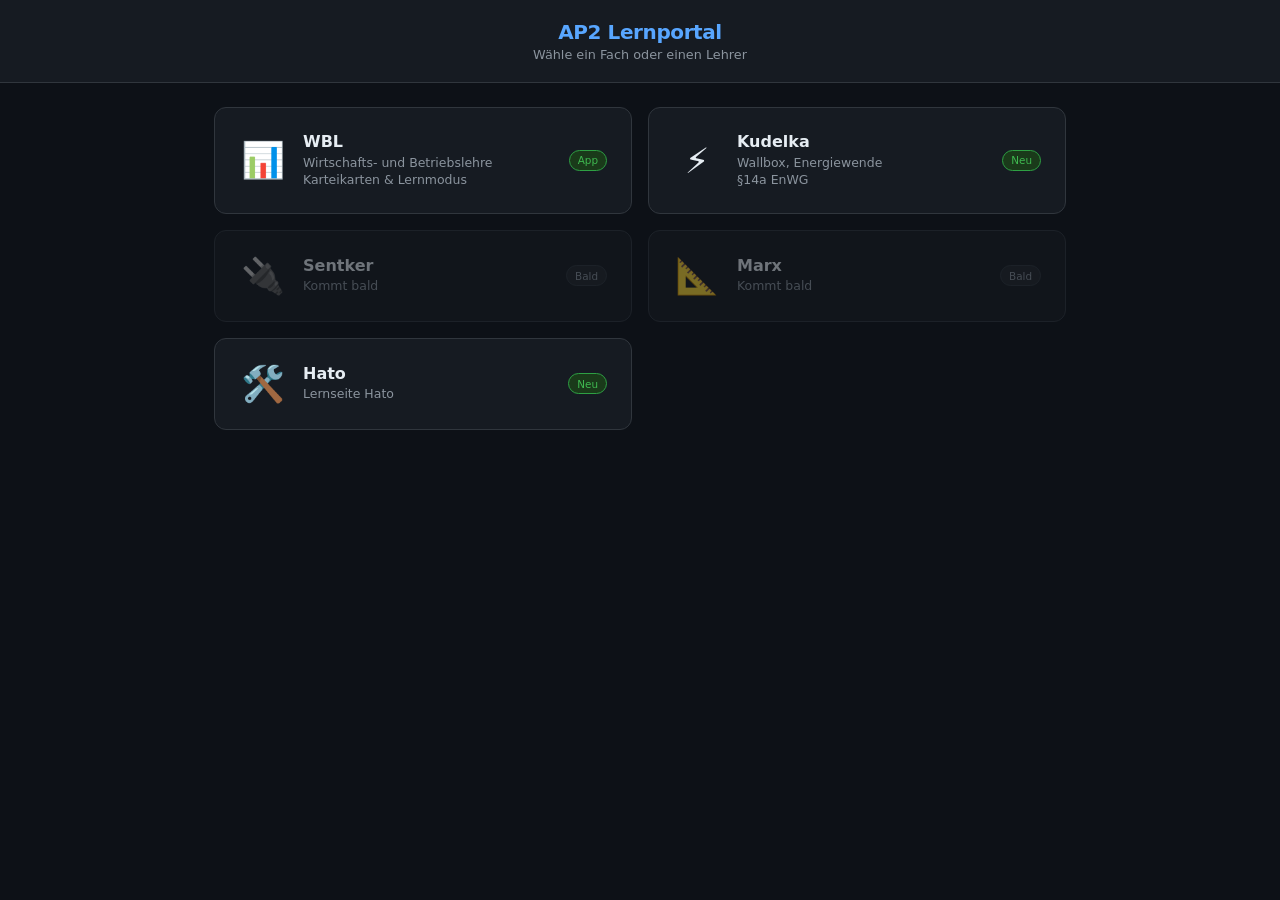
<file: index.html>
<!DOCTYPE html>
<html lang="de">
<head>
<meta charset="UTF-8">
<meta name="viewport" content="width=device-width, initial-scale=1.0, viewport-fit=cover">
<title>AP2 Lernportal</title>
<meta name="apple-mobile-web-app-capable" content="yes">
<meta name="apple-mobile-web-app-status-bar-style" content="black-translucent">
<meta name="apple-mobile-web-app-title" content="AP2">
<meta name="theme-color" content="#0d1117">
<link rel="manifest" href="manifest.json">
<link rel="apple-touch-icon" href="icons/apple-touch-icon.png">
<style>
*, *::before, *::after { box-sizing: border-box; margin: 0; padding: 0; }

:root {
  --bg: #0d1117;
  --bg2: #161b22;
  --bg3: #21262d;
  --border: #30363d;
  --text: #e6edf3;
  --text2: #8b949e;
  --accent: #58a6ff;
}

body {
  background: var(--bg);
  color: var(--text);
  font-family: system-ui, -apple-system, sans-serif;
  min-height: 100vh;
  min-height: 100dvh;
}

header {
  background: var(--bg2);
  border-bottom: 1px solid var(--border);
  padding: 1.25rem 1.5rem;
  text-align: center;
}

header h1 {
  font-size: 1.25rem;
  font-weight: 700;
  color: var(--accent);
  letter-spacing: -0.02em;
}

header p {
  font-size: 0.8rem;
  color: var(--text2);
  margin-top: 0.2rem;
}

.grid {
  display: grid;
  grid-template-columns: repeat(auto-fill, minmax(280px, 1fr));
  gap: 1rem;
  padding: 1.5rem;
  max-width: 900px;
  margin: 0 auto;
}

.card {
  background: var(--bg2);
  border: 1px solid var(--border);
  border-radius: 12px;
  padding: 1.5rem;
  text-decoration: none;
  color: inherit;
  display: flex;
  align-items: center;
  gap: 1rem;
  transition: border-color 0.15s, background 0.15s, transform 0.1s;
  cursor: pointer;
  -webkit-tap-highlight-color: transparent;
}

.card:active {
  transform: scale(0.97);
}

.card:hover {
  border-color: var(--accent);
  background: var(--bg3);
}

.card.disabled {
  opacity: 0.45;
  cursor: default;
  pointer-events: none;
}

.card-icon {
  font-size: 2.2rem;
  width: 3rem;
  text-align: center;
  flex-shrink: 0;
}

.card-body h2 {
  font-size: 1rem;
  font-weight: 700;
  margin-bottom: 0.15rem;
}

.card-body p {
  font-size: 0.78rem;
  color: var(--text2);
  line-height: 1.4;
}

.badge {
  margin-left: auto;
  flex-shrink: 0;
  font-size: 0.65rem;
  padding: 0.2rem 0.5rem;
  border-radius: 20px;
  background: var(--bg3);
  border: 1px solid var(--border);
  color: var(--text2);
}

.badge.new {
  background: #1a3a1a;
  border-color: #2ea043;
  color: #3fb950;
}
</style>
</head>
<body>

<header>
  <h1>AP2 Lernportal</h1>
  <p>Wähle ein Fach oder einen Lehrer</p>
</header>

<div class="grid">

  <a class="card" href="karten.html">
    <span class="card-icon">📊</span>
    <div class="card-body">
      <h2>WBL</h2>
      <p>Wirtschafts- und Betriebslehre<br>Karteikarten & Lernmodus</p>
    </div>
    <span class="badge new">App</span>
  </a>

  <a class="card" href="wallbox.html">
    <span class="card-icon">⚡</span>
    <div class="card-body">
      <h2>Kudelka</h2>
      <p>Wallbox, Energiewende<br>§14a EnWG</p>
    </div>
    <span class="badge new">Neu</span>
  </a>

  <div class="card disabled">
    <span class="card-icon">🔌</span>
    <div class="card-body">
      <h2>Sentker</h2>
      <p>Kommt bald</p>
    </div>
    <span class="badge">Bald</span>
  </div>

  <div class="card disabled">
    <span class="card-icon">📐</span>
    <div class="card-body">
      <h2>Marx</h2>
      <p>Kommt bald</p>
    </div>
    <span class="badge">Bald</span>
  </div>

  <a class="card" href="hato.html">
    <span class="card-icon">🛠️</span>
    <div class="card-body">
      <h2>Hato</h2>
      <p>Lernseite Hato</p>
    </div>
    <span class="badge new">Neu</span>
  </a>

</div>

<script>
  if ('serviceWorker' in navigator) {
    navigator.serviceWorker.register('./sw.js');
  }
</script>
</body>
</html>
</file>
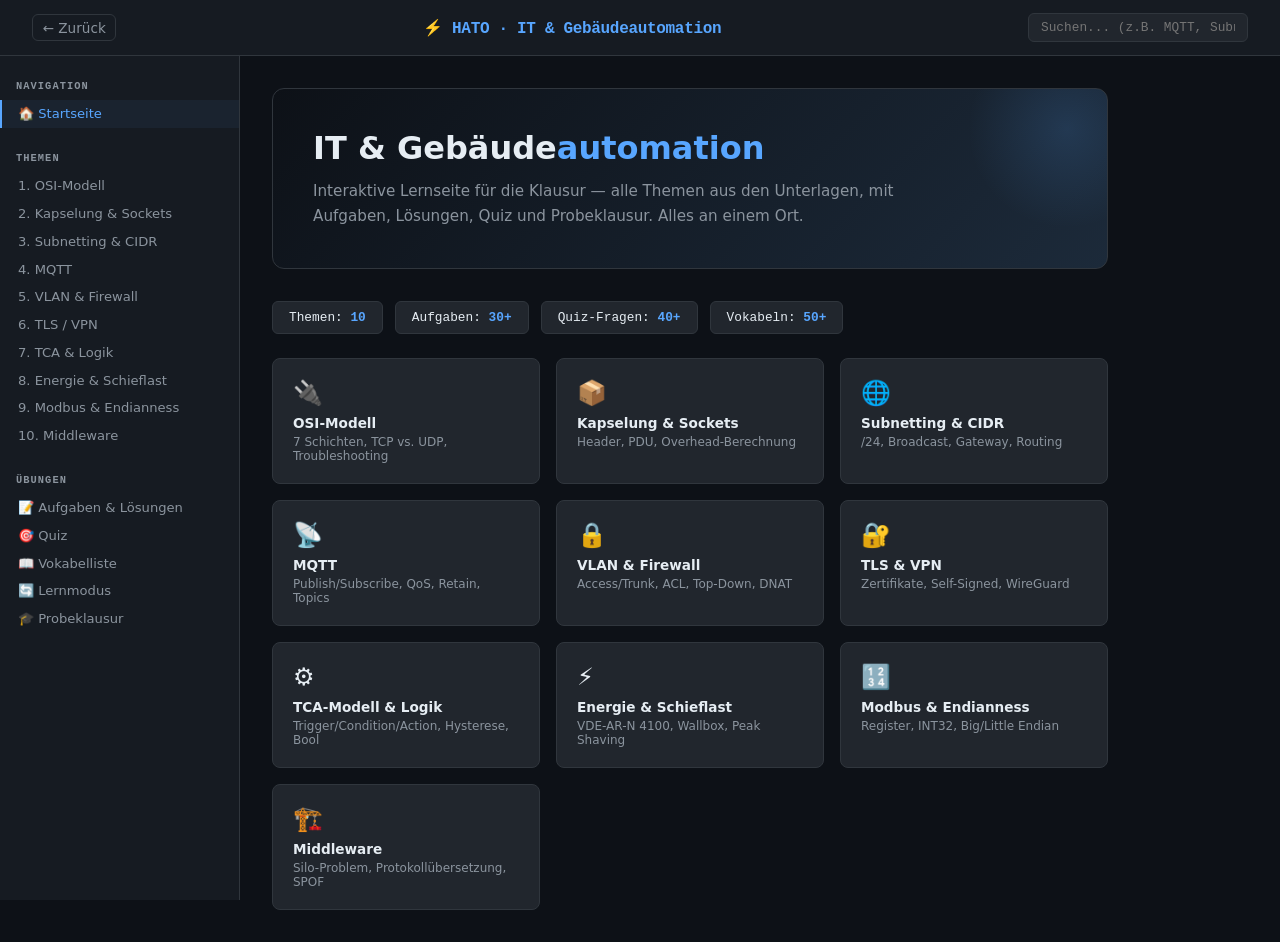
<file: hato.html>
﻿<!DOCTYPE html>
<html lang="de">
<head>
<meta charset="UTF-8">
<meta name="viewport" content="width=device-width, initial-scale=1.0">
<title>IT-Lernseite: Gebäudeautomation & Netzwerktechnik</title>
<style>


:root {
  --bg: #0d1117;
  --bg2: #161b22;
  --bg3: #21262d;
  --border: #30363d;
  --text: #e6edf3;
  --text2: #8b949e;
  --accent: #58a6ff;
  --accent2: #3fb950;
  --warn: #f85149;
  --gold: #e3b341;
  --purple: #bc8cff;
  --teal: #39d353;
  --mono: ui-monospace, 'Cascadia Code', Menlo, Consolas, monospace;
  --sans: system-ui, -apple-system, sans-serif;
}

*, *::before, *::after { box-sizing: border-box; margin: 0; padding: 0; }

body {
  background: var(--bg);
  color: var(--text);
  font-family: var(--sans);
  min-height: 100vh;
  overflow-x: hidden;
}

/* SCROLLBAR */
::-webkit-scrollbar { width: 6px; }
::-webkit-scrollbar-track { background: var(--bg); }
::-webkit-scrollbar-thumb { background: var(--border); border-radius: 3px; }

/* HEADER */
.site-header {
  background: var(--bg2);
  border-bottom: 1px solid var(--border);
  padding: 0 2rem;
  position: sticky;
  top: 0;
  z-index: 100;
  display: flex;
  align-items: center;
  justify-content: space-between;
  height: 56px;
}

.site-header h1 {
  font-size: 1rem;
  font-weight: 700;
  color: var(--accent);
  font-family: var(--mono);
  letter-spacing: -0.02em;
}

.header-search {
  display: flex;
  align-items: center;
  gap: 0.5rem;
}

#searchInput {
  background: var(--bg3);
  border: 1px solid var(--border);
  border-radius: 6px;
  padding: 0.35rem 0.75rem;
  color: var(--text);
  font-family: var(--mono);
  font-size: 0.8rem;
  width: 220px;
  outline: none;
  transition: border-color 0.2s;
}
#searchInput:focus { border-color: var(--accent); }

/* LAYOUT */
.layout {
  display: grid;
  grid-template-columns: 240px 1fr;
  min-height: calc(100vh - 56px);
}

/* SIDEBAR */
.sidebar {
  background: var(--bg2);
  border-right: 1px solid var(--border);
  padding: 1.5rem 0;
  position: sticky;
  top: 56px;
  height: calc(100vh - 56px);
  overflow-y: auto;
}

.sidebar-section {
  margin-bottom: 1.5rem;
}

.sidebar-label {
  font-size: 0.65rem;
  font-weight: 700;
  text-transform: uppercase;
  letter-spacing: 0.1em;
  color: var(--text2);
  padding: 0 1rem;
  margin-bottom: 0.5rem;
  font-family: var(--mono);
}

.sidebar-link {
  display: block;
  padding: 0.4rem 1rem;
  color: var(--text2);
  text-decoration: none;
  font-size: 0.82rem;
  transition: all 0.15s;
  border-left: 2px solid transparent;
  cursor: pointer;
}
.sidebar-link:hover, .sidebar-link.active {
  color: var(--accent);
  background: rgba(88,166,255,0.06);
  border-left-color: var(--accent);
}

/* MAIN */
.main {
  padding: 2rem;
  max-width: 900px;
}

/* SECTIONS */
.section {
  display: none;
  animation: fadeIn 0.3s ease;
}
.section.active { display: block; }

@keyframes fadeIn {
  from { opacity: 0; transform: translateY(8px); }
  to { opacity: 1; transform: translateY(0); }
}

/* HERO */
.hero {
  background: linear-gradient(135deg, #0d1117 0%, #1c2a3a 100%);
  border: 1px solid var(--border);
  border-radius: 12px;
  padding: 2.5rem;
  margin-bottom: 2rem;
  position: relative;
  overflow: hidden;
}
.hero::before {
  content: '';
  position: absolute;
  top: -60px; right: -60px;
  width: 200px; height: 200px;
  background: radial-gradient(circle, rgba(88,166,255,0.15) 0%, transparent 70%);
  border-radius: 50%;
}
.hero h2 {
  font-size: 2rem;
  font-weight: 800;
  line-height: 1.2;
  margin-bottom: 0.75rem;
}
.hero h2 span { color: var(--accent); }
.hero p {
  color: var(--text2);
  font-size: 0.95rem;
  max-width: 600px;
  line-height: 1.6;
}

.topic-grid {
  display: grid;
  grid-template-columns: repeat(auto-fill, minmax(200px, 1fr));
  gap: 1rem;
  margin-top: 1.5rem;
}

.topic-card {
  background: var(--bg3);
  border: 1px solid var(--border);
  border-radius: 8px;
  padding: 1.25rem;
  cursor: pointer;
  transition: all 0.2s;
}
.topic-card:hover {
  border-color: var(--accent);
  transform: translateY(-2px);
  box-shadow: 0 4px 20px rgba(88,166,255,0.15);
}
.topic-card .icon { font-size: 1.5rem; margin-bottom: 0.5rem; }
.topic-card h3 { font-size: 0.85rem; font-weight: 700; color: var(--text); }
.topic-card p { font-size: 0.75rem; color: var(--text2); margin-top: 0.25rem; }

/* CONTENT BLOCKS */
.content-h2 {
  font-size: 1.4rem;
  font-weight: 800;
  color: var(--text);
  margin-bottom: 1rem;
  padding-bottom: 0.5rem;
  border-bottom: 1px solid var(--border);
  display: flex;
  align-items: center;
  gap: 0.5rem;
}

.content-h3 {
  font-size: 1rem;
  font-weight: 700;
  color: var(--accent);
  margin: 1.5rem 0 0.75rem;
}

.content-p {
  color: var(--text2);
  font-size: 0.875rem;
  line-height: 1.7;
  margin-bottom: 0.75rem;
}

/* BOXES */
.box {
  border-radius: 8px;
  padding: 1rem 1.25rem;
  margin: 1rem 0;
  font-size: 0.875rem;
  line-height: 1.6;
  border-left: 3px solid;
}
.box-info { background: rgba(88,166,255,0.08); border-color: var(--accent); color: #cdd9e5; }
.box-warn { background: rgba(248,81,73,0.08); border-color: var(--warn); color: #cdd9e5; }
.box-tip { background: rgba(63,185,80,0.08); border-color: var(--accent2); color: #cdd9e5; }
.box-gold { background: rgba(227,179,65,0.08); border-color: var(--gold); color: #cdd9e5; }

.box-title {
  font-weight: 700;
  margin-bottom: 0.4rem;
  font-family: var(--mono);
  font-size: 0.75rem;
  text-transform: uppercase;
  letter-spacing: 0.08em;
}

/* TABLES */
.tbl-wrap { overflow-x: auto; margin: 1rem 0; }
table {
  width: 100%;
  border-collapse: collapse;
  font-size: 0.82rem;
  font-family: var(--mono);
}
th {
  background: var(--bg3);
  color: var(--accent);
  padding: 0.6rem 0.875rem;
  text-align: left;
  font-weight: 600;
  border-bottom: 1px solid var(--border);
  font-size: 0.75rem;
  text-transform: uppercase;
  letter-spacing: 0.05em;
}
td {
  padding: 0.55rem 0.875rem;
  border-bottom: 1px solid rgba(48,54,61,0.5);
  color: var(--text2);
  vertical-align: top;
}
tr:hover td { background: rgba(88,166,255,0.04); color: var(--text); }
td:first-child { color: var(--text); font-weight: 600; }

/* CODE */
code {
  font-family: var(--mono);
  background: var(--bg3);
  border: 1px solid var(--border);
  border-radius: 4px;
  padding: 0.15rem 0.4rem;
  font-size: 0.82em;
  color: var(--teal);
}
pre {
  background: var(--bg3);
  border: 1px solid var(--border);
  border-radius: 8px;
  padding: 1rem;
  overflow-x: auto;
  font-family: var(--mono);
  font-size: 0.82rem;
  color: var(--teal);
  margin: 0.75rem 0;
}

/* ACCORDION */
.accordion {
  border: 1px solid var(--border);
  border-radius: 8px;
  margin: 0.75rem 0;
  overflow: hidden;
}
.accordion-header {
  padding: 0.875rem 1.25rem;
  cursor: pointer;
  display: flex;
  justify-content: space-between;
  align-items: center;
  background: var(--bg3);
  font-size: 0.875rem;
  font-weight: 600;
  transition: background 0.15s;
  user-select: none;
}
.accordion-header:hover { background: rgba(88,166,255,0.1); }
.accordion-header .chevron {
  transition: transform 0.3s;
  color: var(--text2);
  font-size: 0.75rem;
}
.accordion.open .chevron { transform: rotate(180deg); }
.accordion-body {
  display: none;
  padding: 1.25rem;
  border-top: 1px solid var(--border);
  font-size: 0.875rem;
  color: var(--text2);
  line-height: 1.7;
}
.accordion.open .accordion-body { display: block; }

/* QUIZ */
.quiz-card {
  background: var(--bg3);
  border: 1px solid var(--border);
  border-radius: 8px;
  padding: 1.25rem;
  margin: 1.25rem 0;
}
.quiz-q {
  font-size: 0.9rem;
  font-weight: 600;
  margin-bottom: 1rem;
  line-height: 1.5;
}
.quiz-q .q-num {
  display: inline-block;
  background: var(--accent);
  color: var(--bg);
  border-radius: 4px;
  padding: 0.1rem 0.5rem;
  font-family: var(--mono);
  font-size: 0.75rem;
  font-weight: 700;
  margin-right: 0.5rem;
}
.quiz-options { display: flex; flex-direction: column; gap: 0.5rem; }
.quiz-opt {
  background: var(--bg2);
  border: 1px solid var(--border);
  border-radius: 6px;
  padding: 0.7rem 1rem;
  cursor: pointer;
  font-size: 0.85rem;
  transition: all 0.2s;
  text-align: left;
  color: var(--text);
}
.quiz-opt:hover { border-color: var(--accent); background: rgba(88,166,255,0.08); }
.quiz-opt.correct { border-color: var(--accent2); background: rgba(63,185,80,0.12); color: var(--accent2); }
.quiz-opt.wrong { border-color: var(--warn); background: rgba(248,81,73,0.1); color: var(--warn); }
.quiz-opt.disabled { cursor: default; pointer-events: none; }

.quiz-feedback {
  display: none;
  margin-top: 0.875rem;
  padding: 0.875rem;
  border-radius: 6px;
  font-size: 0.82rem;
  line-height: 1.6;
}
.quiz-feedback.show { display: block; }
.quiz-feedback.correct { background: rgba(63,185,80,0.1); border: 1px solid rgba(63,185,80,0.3); }
.quiz-feedback.wrong { background: rgba(248,81,73,0.08); border: 1px solid rgba(248,81,73,0.25); }

/* EXAM TASKS */
.task-block {
  border: 1px solid var(--border);
  border-radius: 8px;
  margin: 1.5rem 0;
  overflow: hidden;
}
.task-header {
  background: var(--bg3);
  padding: 1rem 1.25rem;
  display: flex;
  justify-content: space-between;
  align-items: center;
  cursor: pointer;
}
.task-header h3 {
  font-size: 0.9rem;
  font-weight: 700;
  color: var(--text);
}
.task-pts {
  background: rgba(227,179,65,0.15);
  color: var(--gold);
  border-radius: 4px;
  padding: 0.2rem 0.6rem;
  font-size: 0.72rem;
  font-family: var(--mono);
  font-weight: 700;
}
.task-body { padding: 1.25rem; }
.task-question {
  background: rgba(88,166,255,0.05);
  border: 1px solid rgba(88,166,255,0.2);
  border-radius: 6px;
  padding: 1rem;
  margin-bottom: 1rem;
  font-size: 0.875rem;
  line-height: 1.6;
}
.show-answer-btn {
  background: var(--bg3);
  border: 1px solid var(--border);
  color: var(--accent);
  border-radius: 6px;
  padding: 0.5rem 1rem;
  cursor: pointer;
  font-size: 0.8rem;
  font-family: var(--mono);
  transition: all 0.2s;
  margin-bottom: 0.75rem;
}
.show-answer-btn:hover { background: rgba(88,166,255,0.1); border-color: var(--accent); }

.answer-block {
  display: none;
}
.answer-block.visible { display: block; }

.answer-content {
  background: rgba(63,185,80,0.05);
  border: 1px solid rgba(63,185,80,0.2);
  border-radius: 6px;
  padding: 1rem;
  margin-bottom: 0.5rem;
  font-size: 0.85rem;
  line-height: 1.7;
  color: var(--text2);
}
.answer-content strong { color: var(--accent2); }
.answer-content .formula {
  display: block;
  text-align: center;
  font-family: var(--mono);
  font-size: 1rem;
  color: var(--gold);
  margin: 0.75rem 0;
  padding: 0.5rem;
  background: var(--bg3);
  border-radius: 4px;
}

/* VOCAB */
.vocab-grid {
  display: grid;
  grid-template-columns: repeat(auto-fill, minmax(280px, 1fr));
  gap: 1rem;
  margin: 1rem 0;
}
.vocab-item {
  background: var(--bg3);
  border: 1px solid var(--border);
  border-radius: 8px;
  padding: 1rem;
  transition: border-color 0.2s;
}
.vocab-item:hover { border-color: var(--accent); }
.vocab-term {
  font-family: var(--mono);
  font-size: 0.9rem;
  font-weight: 700;
  color: var(--accent);
  margin-bottom: 0.35rem;
}
.vocab-def {
  font-size: 0.8rem;
  color: var(--text2);
  line-height: 1.5;
  margin-bottom: 0.5rem;
}
.vocab-example {
  font-size: 0.75rem;
  color: var(--teal);
  font-family: var(--mono);
  padding: 0.3rem 0.5rem;
  background: rgba(57,211,83,0.07);
  border-radius: 4px;
}
.vocab-trap {
  font-size: 0.75rem;
  color: var(--warn);
  margin-top: 0.4rem;
  padding: 0.3rem 0.5rem;
  background: rgba(248,81,73,0.07);
  border-radius: 4px;
}

/* LEARN MODE */
.learn-card {
  background: var(--bg2);
  border: 1px solid var(--border);
  border-radius: 12px;
  padding: 2rem;
  text-align: center;
  max-width: 600px;
  margin: 2rem auto;
}
.learn-q { font-size: 1.1rem; font-weight: 600; margin-bottom: 1.5rem; line-height: 1.5; }
.learn-a-btn {
  background: var(--bg3);
  border: 1px solid var(--border);
  color: var(--text);
  border-radius: 8px;
  padding: 0.75rem 1.5rem;
  cursor: pointer;
  font-size: 0.9rem;
  font-family: var(--sans);
  margin-bottom: 1rem;
  transition: all 0.2s;
}
.learn-a-btn:hover { border-color: var(--accent); background: rgba(88,166,255,0.08); }
.learn-answer { display: none; padding: 1rem; background: var(--bg3); border-radius: 8px; margin: 1rem 0; font-size: 0.875rem; color: var(--text2); line-height: 1.6; text-align: left; }
.learn-answer.show { display: block; }
.learn-btns { display: flex; gap: 0.75rem; justify-content: center; flex-wrap: wrap; }
.learn-btn-know {
  background: rgba(63,185,80,0.15);
  border: 1px solid rgba(63,185,80,0.4);
  color: var(--accent2);
  border-radius: 6px;
  padding: 0.5rem 1.25rem;
  cursor: pointer;
  font-size: 0.82rem;
  font-family: var(--sans);
  transition: all 0.2s;
}
.learn-btn-repeat {
  background: rgba(248,81,73,0.1);
  border: 1px solid rgba(248,81,73,0.35);
  color: var(--warn);
  border-radius: 6px;
  padding: 0.5rem 1.25rem;
  cursor: pointer;
  font-size: 0.82rem;
  font-family: var(--sans);
  transition: all 0.2s;
}
.learn-btn-exam {
  background: rgba(227,179,65,0.1);
  border: 1px solid rgba(227,179,65,0.35);
  color: var(--gold);
  border-radius: 6px;
  padding: 0.5rem 1.25rem;
  cursor: pointer;
  font-size: 0.82rem;
  font-family: var(--sans);
  transition: all 0.2s;
}
.learn-progress {
  background: var(--border);
  border-radius: 4px;
  height: 4px;
  margin-bottom: 1.5rem;
  overflow: hidden;
}
.learn-progress-bar {
  background: var(--accent);
  height: 100%;
  transition: width 0.3s;
}
.learn-counter { font-family: var(--mono); font-size: 0.75rem; color: var(--text2); margin-bottom: 1rem; }

/* STATS BADGES */
.stats-row { display: flex; gap: 0.75rem; flex-wrap: wrap; margin-bottom: 1.5rem; }
.stat-badge {
  background: var(--bg3);
  border: 1px solid var(--border);
  border-radius: 6px;
  padding: 0.5rem 1rem;
  font-size: 0.8rem;
  font-family: var(--mono);
}
.stat-badge span { font-weight: 700; color: var(--accent); }

/* SEARCH HIGHLIGHT */
.highlight { background: rgba(227,179,65,0.35); border-radius: 2px; }

/* PROBEEXAM */
.exam-score {
  display: flex;
  gap: 1rem;
  flex-wrap: wrap;
  margin-bottom: 2rem;
}
.score-item {
  background: var(--bg3);
  border: 1px solid var(--border);
  border-radius: 8px;
  padding: 1rem 1.5rem;
  text-align: center;
}
.score-item .num { font-size: 1.75rem; font-weight: 800; font-family: var(--mono); color: var(--gold); }
.score-item .lbl { font-size: 0.72rem; color: var(--text2); margin-top: 0.25rem; text-transform: uppercase; letter-spacing: 0.05em; }

/* RESPONSIVE */
@media (max-width: 768px) {
  .layout { grid-template-columns: 1fr; }
  .sidebar { display: none; }
  .main { padding: 1rem; }
}

/* ── PROBEKLAUSUR INLINE-EXAM STYLES ── */
.pk-tabs { display:flex; gap:0; border-bottom:1px solid var(--border); margin-bottom:1.5rem; }
.pk-tab { padding:.5rem 1.4rem; font-size:.83rem; font-weight:600; color:var(--text2); cursor:pointer; border-bottom:2px solid transparent; background:none; border-top:none; border-left:none; border-right:none; font-family:var(--sans); transition:all .15s; }
.pk-tab.active { color:var(--accent); border-bottom-color:var(--accent); }
.pk-tab.exam-tab.active { color:var(--warn); border-bottom-color:var(--warn); }
.pk-panel { display:none; }
.pk-panel.active { display:block; }

/* timer bar inside section */
.pk-timerbar { background:var(--bg2); border:1px solid var(--border); border-radius:8px; padding:.75rem 1.25rem; margin-bottom:1.5rem; display:flex; align-items:center; gap:12px; }
.pk-timer-num { font-family:var(--mono); font-size:1.25rem; font-weight:700; color:#fff; min-width:70px; transition:color .3s; }
.pk-timer-num.warn { color:var(--gold); }
.pk-timer-num.danger { color:var(--warn); animation:pk-pulse 1s infinite; }
@keyframes pk-pulse{0%,100%{opacity:1}50%{opacity:.5}}
.pk-timer-track { flex:1; height:5px; background:var(--bg3); border-radius:3px; overflow:hidden; }
.pk-timer-fill { height:100%; background:var(--accent); border-radius:3px; transition:width 1s linear,background .5s; }
.pk-timer-fill.warn { background:var(--gold); }
.pk-timer-fill.danger { background:var(--warn); }
.pk-answered { font-family:var(--mono); font-size:.72rem; color:var(--text2); white-space:nowrap; }
.pk-submit-btn { padding:.38rem 1rem; background:var(--accent2); color:#000; border:none; border-radius:6px; font-family:var(--sans); font-size:.78rem; font-weight:700; cursor:pointer; white-space:nowrap; transition:all .15s; }
.pk-submit-btn:hover { background:#56e88d; }

/* start card */
.pk-start { max-width:640px; }
.pk-start-card { background:var(--bg2); border:1px solid var(--border); border-radius:12px; padding:2.5rem; position:relative; overflow:hidden; }
.pk-start-card::before { content:''; position:absolute; top:0; left:0; right:0; height:3px; background:linear-gradient(90deg,var(--accent),var(--accent2)); }
.pk-start-badge { display:inline-flex; align-items:center; gap:6px; background:rgba(248,81,73,.12); border:1px solid rgba(248,81,73,.3); color:var(--warn); border-radius:6px; font-family:var(--mono); font-size:.67rem; font-weight:600; letter-spacing:.08em; text-transform:uppercase; padding:.25rem .7rem; margin-bottom:1.1rem; }
.pk-start-h1 { font-size:1.55rem; font-weight:800; line-height:1.2; margin-bottom:.35rem; }
.pk-start-h1 span { color:var(--accent); }
.pk-start-sub { color:var(--text2); font-size:.85rem; margin-bottom:1.75rem; }
.pk-info-grid { display:grid; grid-template-columns:1fr 1fr; gap:.65rem; margin-bottom:1.75rem; }
.pk-info-item { background:var(--bg3); border:1px solid var(--border); border-radius:8px; padding:.8rem 1rem; }
.pk-info-lbl { font-size:.62rem; font-family:var(--mono); text-transform:uppercase; letter-spacing:.08em; color:var(--text2); margin-bottom:.2rem; }
.pk-info-val { font-size:.92rem; font-weight:600; }
.pk-info-val em { color:var(--accent); font-style:normal; }
.pk-rules { border:1px solid var(--border); border-radius:8px; padding:.9rem 1.1rem; margin-bottom:1.5rem; }
.pk-rules h3 { font-size:.7rem; font-family:var(--mono); text-transform:uppercase; letter-spacing:.06em; color:var(--text2); margin-bottom:.55rem; }
.pk-rule { font-size:.82rem; color:var(--text2); padding:.2rem 0; display:flex; gap:8px; }
.pk-rule::before { content:'→'; color:var(--accent); flex-shrink:0; }
.pk-name-inp { width:100%; padding:.6rem .9rem; background:var(--bg3); border:1px solid var(--border); border-radius:8px; color:var(--text); font-family:var(--sans); font-size:.88rem; outline:none; transition:border-color .15s; margin-bottom:1.1rem; }
.pk-name-inp:focus { border-color:var(--accent); }
.pk-name-inp::placeholder { color:var(--text2); }
.pk-go { width:100%; padding:.85rem; background:var(--accent); color:#000; border:none; border-radius:8px; font-family:var(--sans); font-size:.92rem; font-weight:700; cursor:pointer; transition:all .2s; }
.pk-go:hover { background:var(--teal); transform:translateY(-1px); }

/* question nav */
.pk-qnav { display:flex; gap:4px; flex-wrap:wrap; margin-bottom:1.25rem; }
.pk-qdot { width:29px; height:29px; border-radius:5px; border:1px solid var(--border); background:var(--bg3); display:flex; align-items:center; justify-content:center; font-size:.67rem; font-family:var(--mono); font-weight:600; cursor:pointer; color:var(--text2); transition:all .15s; }
.pk-qdot:hover { border-color:var(--accent); color:var(--accent); }
.pk-qdot.ans { background:var(--accent); border-color:var(--accent); color:#000; }
.pk-qdot.ok { background:var(--accent2); border-color:var(--accent2); color:#000; }
.pk-qdot.bad { background:var(--warn); border-color:var(--warn); color:#fff; }

/* section header */
.pk-sec-hd { display:flex; align-items:center; gap:10px; background:var(--bg2); border:1px solid var(--border); border-radius:8px; padding:.8rem 1.1rem; margin:2rem 0 1rem; }
.pk-sec-hd h3 { font-size:.87rem; font-weight:700; }
.pk-sec-hd .sp { margin-left:auto; font-family:var(--mono); font-size:.7rem; color:var(--gold); background:rgba(227,179,65,.1); border:1px solid rgba(227,179,65,.2); border-radius:4px; padding:.15rem .55rem; }

/* question cards */
.pk-qcard { background:var(--bg2); border:1px solid var(--border); border-radius:10px; margin-bottom:.9rem; overflow:hidden; transition:border-color .2s; }
.pk-qcard.answered { border-left:3px solid var(--accent); }
.pk-qcard-head { padding:.85rem 1.1rem .7rem; border-bottom:1px solid var(--border); display:flex; align-items:flex-start; gap:9px; }
.pk-qnum { background:var(--bg3); border:1px solid var(--border); border-radius:4px; padding:.18rem .5rem; font-family:var(--mono); font-size:.67rem; font-weight:700; flex-shrink:0; margin-top:2px; }
.pk-qtype { border-radius:4px; padding:.18rem .5rem; font-family:var(--mono); font-size:.64rem; flex-shrink:0; margin-top:2px; }
.pk-qtype.mc { background:rgba(88,166,255,.1); border:1px solid rgba(88,166,255,.22); color:var(--accent); }
.pk-qtype.rc { background:rgba(227,179,65,.1); border:1px solid rgba(227,179,65,.22); color:var(--gold); }
.pk-qpts { margin-left:auto; font-family:var(--mono); font-size:.69rem; color:var(--text2); flex-shrink:0; }
.pk-qtext { font-size:.86rem; line-height:1.65; flex:1; white-space:pre-wrap; }
.pk-qsub { font-size:.79rem; color:var(--text2); margin-top:.45rem; background:var(--bg3); border:1px solid var(--border); border-radius:5px; padding:.6rem .8rem; white-space:pre-wrap; line-height:1.6; }
.pk-qbody { padding:.8rem 1.1rem; }

/* mc options */
.pk-opts { display:flex; flex-direction:column; gap:.45rem; }
.pk-opt { display:flex; align-items:flex-start; gap:9px; padding:.6rem .85rem; border:1px solid var(--border); border-radius:7px; cursor:pointer; transition:all .15s; font-size:.84rem; line-height:1.45; color:var(--text2); }
.pk-opt:hover { border-color:var(--accent); color:var(--text); background:rgba(88,166,255,.06); }
.pk-opt.sel { border-color:var(--accent); background:rgba(88,166,255,.12); color:var(--text); }
.pk-opt.sel .pk-ok { background:var(--accent); border-color:var(--accent); color:#000; }
.pk-opt.res-ok { border-color:var(--accent2); background:rgba(63,185,80,.1); color:var(--accent2); pointer-events:none; }
.pk-opt.res-bad { border-color:var(--warn); background:rgba(248,81,73,.08); color:var(--warn); pointer-events:none; }
.pk-opt.res-dim { opacity:.38; pointer-events:none; }
.pk-ok { width:21px; height:21px; flex-shrink:0; border-radius:4px; border:1px solid var(--border); background:var(--bg3); display:flex; align-items:center; justify-content:center; font-family:var(--mono); font-size:.67rem; font-weight:700; margin-top:1px; transition:all .15s; }

/* calc inputs */
.pk-calc-area { display:flex; flex-direction:column; gap:.7rem; }
.pk-calc-f { display:flex; flex-direction:column; gap:.28rem; }
.pk-calc-lbl { font-size:.72rem; font-family:var(--mono); color:var(--text2); }
.pk-calc-inp { width:100%; padding:.58rem .85rem; background:var(--bg3); border:1px solid var(--border); border-radius:6px; color:var(--text); font-family:var(--mono); font-size:.88rem; outline:none; transition:border-color .15s; }
.pk-calc-inp:focus { border-color:var(--gold); }
.pk-calc-inp::placeholder { color:#3a4355; }
.pk-calc-inp.res-ok { border-color:var(--accent2); background:rgba(63,185,80,.05); }
.pk-calc-inp.res-bad { border-color:var(--warn); background:rgba(248,81,73,.05); }
.pk-calc-hint { font-size:.73rem; color:var(--text2); font-style:italic; padding:.28rem .55rem; border-left:2px solid var(--border); }

/* results */
.pk-result-hero { background:var(--bg2); border:1px solid var(--border); border-radius:12px; padding:2.25rem; margin-bottom:1.5rem; text-align:center; position:relative; overflow:hidden; }
.pk-result-hero::before { content:''; position:absolute; top:0; left:0; right:0; height:4px; }
.pk-result-hero.pass::before { background:linear-gradient(90deg,var(--accent2),var(--teal)); }
.pk-result-hero.fail::before { background:linear-gradient(90deg,var(--warn),#ff8c42); }
.pk-rpts { font-size:3.2rem; font-weight:800; font-family:var(--mono); line-height:1; margin-bottom:.35rem; }
.pk-rpts.pass { color:var(--accent2); }
.pk-rpts.fail { color:var(--warn); }
.pk-rgrade { font-size:1.2rem; font-weight:700; margin-bottom:.3rem; }
.pk-rmsg { color:var(--text2); font-size:.87rem; }
.pk-rname { font-family:var(--mono); font-size:.73rem; color:var(--text2); margin-top:.65rem; }
.pk-rgrid { display:grid; grid-template-columns:repeat(auto-fill,minmax(140px,1fr)); gap:.65rem; margin-bottom:1.5rem; }
.pk-rchip { background:var(--bg2); border:1px solid var(--border); border-radius:8px; padding:.8rem; }
.pk-rchip-n { font-size:1.4rem; font-weight:700; font-family:var(--mono); }
.pk-rchip-l { font-size:.63rem; color:var(--text2); margin-top:.18rem; text-transform:uppercase; letter-spacing:.06em; font-family:var(--mono); }
.pk-sec-res { background:var(--bg2); border:1px solid var(--border); border-radius:10px; margin-bottom:.9rem; overflow:hidden; }
.pk-sec-res-hd { padding:.75rem 1.1rem; background:var(--bg3); border-bottom:1px solid var(--border); display:flex; justify-content:space-between; align-items:center; }
.pk-sec-res-hd h3 { font-size:.84rem; font-weight:700; }
.pk-sec-res-score { font-family:var(--mono); font-size:.79rem; font-weight:700; }
.pk-qr-item { padding:.85rem 1.1rem; border-bottom:1px solid rgba(42,51,71,.4); }
.pk-qr-item:last-child { border-bottom:none; }
.pk-qr-row { display:flex; align-items:flex-start; gap:9px; margin-bottom:.38rem; }
.pk-qr-ico { width:19px; height:19px; border-radius:50%; display:flex; align-items:center; justify-content:center; font-size:.68rem; font-weight:700; flex-shrink:0; margin-top:1px; }
.pk-qr-ico.ok { background:rgba(63,185,80,.15); color:var(--accent2); }
.pk-qr-ico.bad { background:rgba(248,81,73,.12); color:var(--warn); }
.pk-qr-ico.partial { background:rgba(227,179,65,.12); color:var(--gold); }
.pk-qr-txt { font-size:.83rem; font-weight:500; line-height:1.4; }
.pk-qr-pts { font-family:var(--mono); font-size:.69rem; color:var(--text2); margin-left:4px; }
.pk-qr-ans { margin-left:28px; font-size:.77rem; line-height:1.55; margin-bottom:.4rem; }
.pk-qr-yours { color:var(--warn); margin-bottom:2px; }
.pk-qr-right { color:var(--accent2); font-weight:600; }
.pk-qr-exp { margin:.45rem 0 0 28px; font-size:.78rem; color:var(--text2); line-height:1.6; padding:.55rem .8rem; background:var(--bg3); border-left:2px solid var(--border); border-radius:0 4px 4px 0; }
.pk-retry-btn { width:100%; padding:.8rem; background:var(--accent); color:#000; border:none; border-radius:8px; font-family:var(--sans); font-size:.9rem; font-weight:700; cursor:pointer; margin-top:1.25rem; transition:all .2s; }
.pk-retry-btn:hover { background:var(--teal); }

/* modal inside section */
.pk-modal-bg { display:none; position:fixed; inset:0; z-index:5000; background:rgba(0,0,0,.7); align-items:center; justify-content:center; }
.pk-modal-bg.show { display:flex; }
.pk-modal { background:var(--bg2); border:1px solid var(--border); border-radius:12px; padding:2rem; max-width:380px; width:90%; text-align:center; }
.pk-modal h2 { font-size:1.2rem; font-weight:700; margin-bottom:.45rem; }
.pk-modal p { color:var(--text2); font-size:.84rem; margin-bottom:1.35rem; line-height:1.6; }
.pk-modal-btns { display:flex; gap:.65rem; justify-content:center; }
.pk-modal-ok { padding:.55rem 1.4rem; background:var(--accent2); color:#000; border:none; border-radius:6px; font-family:var(--sans); font-size:.83rem; font-weight:700; cursor:pointer; }
.pk-modal-cancel { padding:.55rem 1.4rem; background:var(--bg3); color:var(--text2); border:1px solid var(--border); border-radius:6px; font-family:var(--sans); font-size:.83rem; cursor:pointer; }
.pk-modal-cancel:hover { color:var(--text); border-color:var(--accent); }

/* BADGE */
.badge {
  display: inline-block;
  border-radius: 4px;
  padding: 0.15rem 0.5rem;
  font-size: 0.7rem;
  font-weight: 700;
  font-family: var(--mono);
  text-transform: uppercase;
  letter-spacing: 0.05em;
  margin-left: 0.4rem;
}
.badge-blue { background: rgba(88,166,255,0.2); color: var(--accent); }
.badge-green { background: rgba(63,185,80,0.2); color: var(--accent2); }
.badge-red { background: rgba(248,81,73,0.2); color: var(--warn); }
.badge-gold { background: rgba(227,179,65,0.2); color: var(--gold); }

/* FORMULA BLOCK */
.formula-block {
  background: var(--bg3);
  border: 1px solid var(--gold);
  border-radius: 8px;
  padding: 1rem 1.5rem;
  margin: 1rem 0;
  font-family: var(--mono);
  font-size: 0.9rem;
  color: var(--gold);
  text-align: center;
}
.formula-block .formula-label {
  font-size: 0.7rem;
  text-transform: uppercase;
  letter-spacing: 0.1em;
  color: var(--text2);
  margin-bottom: 0.5rem;
}

/* TRUTH TABLE */
.truth-table th { color: var(--purple); }
.truth-table .t { color: var(--accent2); font-weight: 700; }
.truth-table .f { color: var(--warn); font-weight: 700; }
.truth-table .result { color: var(--gold); font-weight: 700; }

/* ── MOBILE ── */
.btn-back {
  color: var(--text2); text-decoration: none; font-size: 0.85rem;
  padding: 0.3rem 0.6rem; border: 1px solid var(--border); border-radius: 6px;
  white-space: nowrap; transition: color 0.15s;
}
.btn-back:hover { color: var(--text); }
.btn-hamburger {
  display: none; background: none; border: 1px solid var(--border);
  border-radius: 6px; padding: 0.3rem 0.6rem; cursor: pointer;
  color: var(--text); font-size: 1.1rem; line-height: 1; flex-shrink: 0;
}
.sidebar-overlay {
  display: none; position: fixed; inset: 0; background: rgba(0,0,0,0.55); z-index: 99;
}
.sidebar-overlay.visible { display: block; }
@media (max-width: 768px) {
  .btn-hamburger { display: flex; align-items: center; }
  .site-header { padding: 0 1rem; gap: 0.6rem; height: 52px; }
  .site-header h1 { font-size: 0.85rem; overflow: hidden; text-overflow: ellipsis; white-space: nowrap; }
  #searchInput { width: 130px; font-size: 0.75rem; }
  .layout { grid-template-columns: 1fr; }
  .sidebar {
    position: fixed; top: 0; left: -100%; width: 80%; max-width: 280px;
    height: 100vh; z-index: 100; padding-top: 3.5rem;
    transition: left 0.25s ease; box-shadow: 4px 0 20px rgba(0,0,0,0.5);
  }
  .sidebar.open { left: 0; }
  .main { padding: 1rem; max-width: 100%; }
  .hero { padding: 1.25rem; }
}
</style>
</head>
<body>
<div class="sidebar-overlay" id="mob-overlay"></div>

<header class="site-header">
  <a class="btn-back" href="index.html">← Zurück</a>
  <button class="btn-hamburger" id="mob-menu" aria-label="Menü">☰</button>
  <h1>⚡ HATO · IT & Gebäudeautomation</h1>
  <div class="header-search">
    <input type="text" id="searchInput" placeholder="Suchen... (z.B. MQTT, Subnetting)" oninput="doSearch(this.value)">
  </div>
</header>

<div class="layout">
  <nav class="sidebar">
    <div class="sidebar-section">
      <div class="sidebar-label">Navigation</div>
      <span class="sidebar-link active" onclick="showSection('home')">🏠 Startseite</span>
    </div>
    <div class="sidebar-section">
      <div class="sidebar-label">Themen</div>
      <span class="sidebar-link" onclick="showSection('osi')">1. OSI-Modell</span>
      <span class="sidebar-link" onclick="showSection('kapselung')">2. Kapselung & Sockets</span>
      <span class="sidebar-link" onclick="showSection('subnetting')">3. Subnetting & CIDR</span>
      <span class="sidebar-link" onclick="showSection('mqtt')">4. MQTT</span>
      <span class="sidebar-link" onclick="showSection('vlan')">5. VLAN & Firewall</span>
      <span class="sidebar-link" onclick="showSection('tls')">6. TLS / VPN</span>
      <span class="sidebar-link" onclick="showSection('tca')">7. TCA & Logik</span>
      <span class="sidebar-link" onclick="showSection('energie')">8. Energie & Schieflast</span>
      <span class="sidebar-link" onclick="showSection('modbus')">9. Modbus & Endianness</span>
      <span class="sidebar-link" onclick="showSection('middleware')">10. Middleware</span>
    </div>
    <div class="sidebar-section">
      <div class="sidebar-label">Übungen</div>
      <span class="sidebar-link" onclick="showSection('aufgaben')">📝 Aufgaben & Lösungen</span>
      <span class="sidebar-link" onclick="showSection('quiz')">🎯 Quiz</span>
      <span class="sidebar-link" onclick="showSection('vokabel')">📖 Vokabelliste</span>
      <span class="sidebar-link" onclick="showSection('lernmodus')">🔄 Lernmodus</span>
      <span class="sidebar-link" onclick="showSection('probeklausur')">🎓 Probeklausur</span>
    </div>
  </nav>

  <main class="main" id="mainContent">

    <!-- HOME -->
    <div id="home" class="section active">
      <div class="hero">
        <h2>IT & Gebäude&shy;<span>automation</span></h2>
        <p>Interaktive Lernseite für die Klausur — alle Themen aus den Unterlagen, mit Aufgaben, Lösungen, Quiz und Probeklausur. Alles an einem Ort.</p>
      </div>

      <div class="stats-row">
        <div class="stat-badge">Themen: <span>10</span></div>
        <div class="stat-badge">Aufgaben: <span>30+</span></div>
        <div class="stat-badge">Quiz-Fragen: <span>40+</span></div>
        <div class="stat-badge">Vokabeln: <span>50+</span></div>
      </div>

      <div class="topic-grid">
        <div class="topic-card" onclick="showSection('osi')">
          <div class="icon">🔌</div>
          <h3>OSI-Modell</h3>
          <p>7 Schichten, TCP vs. UDP, Troubleshooting</p>
        </div>
        <div class="topic-card" onclick="showSection('kapselung')">
          <div class="icon">📦</div>
          <h3>Kapselung & Sockets</h3>
          <p>Header, PDU, Overhead-Berechnung</p>
        </div>
        <div class="topic-card" onclick="showSection('subnetting')">
          <div class="icon">🌐</div>
          <h3>Subnetting & CIDR</h3>
          <p>/24, Broadcast, Gateway, Routing</p>
        </div>
        <div class="topic-card" onclick="showSection('mqtt')">
          <div class="icon">📡</div>
          <h3>MQTT</h3>
          <p>Publish/Subscribe, QoS, Retain, Topics</p>
        </div>
        <div class="topic-card" onclick="showSection('vlan')">
          <div class="icon">🔒</div>
          <h3>VLAN & Firewall</h3>
          <p>Access/Trunk, ACL, Top-Down, DNAT</p>
        </div>
        <div class="topic-card" onclick="showSection('tls')">
          <div class="icon">🔐</div>
          <h3>TLS & VPN</h3>
          <p>Zertifikate, Self-Signed, WireGuard</p>
        </div>
        <div class="topic-card" onclick="showSection('tca')">
          <div class="icon">⚙️</div>
          <h3>TCA-Modell & Logik</h3>
          <p>Trigger/Condition/Action, Hysterese, Bool</p>
        </div>
        <div class="topic-card" onclick="showSection('energie')">
          <div class="icon">⚡</div>
          <h3>Energie & Schieflast</h3>
          <p>VDE-AR-N 4100, Wallbox, Peak Shaving</p>
        </div>
        <div class="topic-card" onclick="showSection('modbus')">
          <div class="icon">🔢</div>
          <h3>Modbus & Endianness</h3>
          <p>Register, INT32, Big/Little Endian</p>
        </div>
        <div class="topic-card" onclick="showSection('middleware')">
          <div class="icon">🏗️</div>
          <h3>Middleware</h3>
          <p>Silo-Problem, Protokollübersetzung, SPOF</p>
        </div>
      </div>
    </div>

    <!-- OSI -->
    <div id="osi" class="section">
      <div class="content-h2">🔌 OSI-Schichtenmodell</div>

      <div class="box box-info">
        <div class="box-title">Merksatz</div>
        Bei der Fehlersuche (Troubleshooting) immer von unten nach oben — von Schicht 1 (Kabel) bis Schicht 7 (Anwendung). Das nennt man <strong>Bottom-Up</strong>.
      </div>

      <div class="tbl-wrap">
        <table>
          <tr><th>Layer</th><th>Name</th><th>Funktion</th><th>Beispiele (Gebäude)</th></tr>
          <tr><td>7</td><td>Application</td><td>Anwendungsprotokolle (M2M)</td><td>HTTP, MQTT, Modbus TCP, KNXnet/IP</td></tr>
          <tr><td>6</td><td>Presentation</td><td>Datendarstellung, Verschlüsselung</td><td>TLS/SSL, JPEG</td></tr>
          <tr><td>5</td><td>Session</td><td>Sitzungsverwaltung</td><td>NetBIOS</td></tr>
          <tr><td>4</td><td>Transport</td><td>End-zu-End-Verbindung</td><td>TCP, UDP</td></tr>
          <tr><td>3</td><td>Network</td><td>Logische Adressierung & Routing</td><td>IPv4, IPv6, ICMP (Ping)</td></tr>
          <tr><td>2</td><td>Data Link</td><td>Physische Adressierung im LAN</td><td>MAC, ARP, Switch, VLAN 802.1Q</td></tr>
          <tr><td>1</td><td>Physical</td><td>Physikalische Signale</td><td>Cat.7, LWL, Zigbee 2.4 GHz</td></tr>
        </table>
      </div>

      <div class="content-h3">TCP vs. UDP — Der entscheidende Unterschied</div>
      <div class="tbl-wrap">
        <table>
          <tr><th>Eigenschaft</th><th>TCP</th><th>UDP</th></tr>
          <tr><td>Verbindungsart</td><td>Verbindungsorientiert</td><td>Verbindungslos</td></tr>
          <tr><td>Bestätigung</td><td>Ja — jedes Paket wird bestätigt</td><td>Nein — "Fire and forget"</td></tr>
          <tr><td>Zuverlässigkeit</td><td>Sehr hoch</td><td>Gering</td></tr>
          <tr><td>Verbindungsaufbau</td><td>3-Way-Handshake (SYN→SYN-ACK→ACK)</td><td>Keiner</td></tr>
          <tr><td>Overhead</td><td>Hoch (Header ~20 Byte)</td><td>Gering (Header ~8 Byte)</td></tr>
          <tr><td>Multicast möglich?</td><td>NEIN</td><td>JA</td></tr>
          <tr><td>Einsatz Gebäude</td><td>Modbus TCP, HTTP, ETS-Tunneling</td><td>KNXnet/IP Routing, MQTT (QoS 0)</td></tr>
        </table>
      </div>

      <div class="box box-warn">
        <div class="box-title">⚠️ Prüfungsfalle</div>
        TCP kann kein Multicast! Deshalb nutzt KNXnet/IP Routing zwingend UDP. Tunneling (Einzelverbindung zur ETS) nutzt TCP. Das ist ein Klassiker!
      </div>

      <div class="content-h3">Der 3-Way-Handshake (TCP)</div>
      <div class="content-p">TCP baut eine Verbindung in exakt 3 Schritten auf:</div>
      <pre>Client → Server : SYN (Ich möchte verbinden)
Server → Client : SYN-ACK (OK, ich habe empfangen, bestätige)
Client → Server : ACK (Bestätigung empfangen — Verbindung steht!)</pre>

      <div class="box box-tip">
        <div class="box-title">💡 Praxis-Tipp</div>
        Merkhilfe: TCP = Einschreiben mit Rückschein. UDP = Flugblatt in den Briefkasten. TCP bekommt Bestätigung, UDP nicht.
      </div>

      <div class="content-h3">OSI-Fehlerdiagnose — Typische Klausurfragen</div>
      <div class="tbl-wrap">
        <table>
          <tr><th>Symptom</th><th>Schicht</th><th>Protokoll/Hardware</th></tr>
          <tr><td>LED am Switchport bleibt dunkel</td><td>1 (Physical)</td><td>Twisted Pair Kabel, Switchport</td></tr>
          <tr><td>Ping → Zeitüberschreitung</td><td>3 (Network)</td><td>ICMP, IPv4</td></tr>
          <tr><td>Wireshark: 3-Way-Handshake abgebrochen</td><td>4 (Transport)</td><td>TCP</td></tr>
          <tr><td>Fehlerhafter HTTP-GET Request</td><td>7 (Application)</td><td>HTTP</td></tr>
          <tr><td>KNX-Gerät nicht erreichbar, keine MAC in ARP-Tabelle</td><td>2 (Data Link)</td><td>ARP, Ethernet-Switch</td></tr>
        </table>
      </div>
    </div>

    <!-- KAPSELUNG -->
    <div id="kapselung" class="section">
      <div class="content-h2">📦 Datenkapselung & Sockets</div>

      <div class="content-h3">Encapsulation — Wie ein Paket entsteht</div>
      <div class="content-p">Wenn eine Anwendung Daten sendet, wird jede OSI-Schicht einen Header hinzufügen. Das nennt sich <strong>Encapsulation</strong> (Kapselung). Beim Empfänger wird der Prozess rückwärts durchgeführt (Decapsulation).</div>

      <div class="tbl-wrap">
        <table>
          <tr><th>Schicht</th><th>Was wird hinzugefügt?</th><th>Größe</th></tr>
          <tr><td>Layer 7 (Application)</td><td>Modbus-Funktionscode / MQTT-Payload</td><td>1–2 Byte (Nutzlast)</td></tr>
          <tr><td>Layer 4 (Transport)</td><td>TCP-Header: Ports, Sequenznummer, Prüfsumme</td><td>+20 Byte</td></tr>
          <tr><td>Layer 3 (Network)</td><td>IP-Header: Quell-IP + Ziel-IP</td><td>+20 Byte</td></tr>
          <tr><td>Layer 2 (Data Link)</td><td>Ethernet-Header: MAC-Adressen + Frame-Typ + FCS</td><td>+14–18 Byte</td></tr>
          <tr><td>GESAMT</td><td>—</td><td><strong>≥66 Byte für 2 Byte Nutzlast!</strong></td></tr>
        </table>
      </div>

      <div class="box box-warn">
        <div class="box-title">⚠️ Overhead-Berechnung (Klausurrelevant!)</div>
        Payload: 2 Byte | Overhead: 64 Byte | Gesamt: 66 Byte<br>
        <strong>Payload-Anteil = (2 / 66) × 100 = 3,03%</strong><br>
        Das bedeutet: 97% des Pakets sind Verwaltungsaufwand. Nur 3% sind echte Nutzdaten!
      </div>

      <div class="formula-block">
        <div class="formula-label">Overhead-Formel</div>
        Payload-Anteil (%) = (Payload / Gesamtgröße) × 100<br>
        Gesamtgröße = Payload + Overhead
      </div>

      <div class="content-h3">Was ist ein Socket?</div>
      <div class="content-p">Eine IP-Adresse allein reicht nicht, um eine Verbindung eindeutig zu identifizieren. Ein Server kann mehrere Dienste auf derselben IP anbieten — der Port unterscheidet sie.</div>

      <div class="box box-info">
        <div class="box-title">Socket = IP + Port + Protokoll</div>
        Beispiel Modbus: <code>192.168.1.50:502/TCP</code><br>
        Beispiel MQTT: <code>192.168.1.50:1883/TCP</code><br>
        Beispiel KNXnet/IP: <code>224.0.23.12:3671/UDP</code> (Multicast!)
      </div>

      <div class="content-h3">Wichtige Ports für die Gebäudetechnik</div>
      <div class="tbl-wrap">
        <table>
          <tr><th>Port</th><th>Protokoll</th><th>Verwendung</th></tr>
          <tr><td>80</td><td>HTTP</td><td>Webseiten, REST-APIs</td></tr>
          <tr><td>443</td><td>HTTPS</td><td>Sichere Webseiten, Cloud-Verbindungen</td></tr>
          <tr><td>502</td><td>Modbus TCP</td><td>Energiezähler, SPS, Wechselrichter</td></tr>
          <tr><td>1883</td><td>MQTT</td><td>IoT-Middleware, Gebäudeautomation</td></tr>
          <tr><td>8883</td><td>MQTT+TLS</td><td>Verschlüsseltes MQTT</td></tr>
          <tr><td>3671</td><td>KNXnet/IP</td><td>KNX über IP (UDP Multicast)</td></tr>
          <tr><td>8123</td><td>HTTP (HA)</td><td>Home Assistant Weboberfläche</td></tr>
          <tr><td>51820</td><td>WireGuard VPN</td><td>VPN-Tunnel (UDP)</td></tr>
        </table>
      </div>
    </div>

    <!-- SUBNETTING -->
    <div id="subnetting" class="section">
      <div class="content-h2">🌐 Subnetting & CIDR-Notation</div>

      <div class="content-p">Die Subnetzmaske teilt eine IP-Adresse in zwei Teile: den <strong>Netzwerkanteil</strong> (gleich für alle Geräte im selben Netz) und den <strong>Hostanteil</strong> (eindeutig für jedes Gerät).</div>

      <div class="content-h3">Beispiel: 192.168.10.50 /24</div>
      <div class="tbl-wrap">
        <table>
          <tr><th>Begriff</th><th>Adresse</th><th>Erklärung</th></tr>
          <tr><td>IP-Adresse</td><td>192.168.10.50</td><td>Das Gerät selbst</td></tr>
          <tr><td>Subnetzmaske</td><td>255.255.255.0 (/24)</td><td>Erste 3 Blöcke = Netz, letzter Block = Gerät</td></tr>
          <tr><td>Netzwerkadresse</td><td>192.168.10.0</td><td>Letzter Block = 0. Nicht vergebar!</td></tr>
          <tr><td>Broadcast-Adresse</td><td>192.168.10.255</td><td>Letzter Block = 255. Sendet an ALLE Geräte.</td></tr>
          <tr><td>Hostbereich</td><td>192.168.10.1–254</td><td>254 mögliche Geräteadressen</td></tr>
          <tr><td>Gateway</td><td>Meist .1 (z.B. .10.1)</td><td>Router ins nächste Netz</td></tr>
        </table>
      </div>

      <div class="content-h3">Die wichtigste Kommunikationsregel</div>
      <div class="tbl-wrap">
        <table>
          <tr><th>Situation</th><th>Was passiert?</th><th>Welche Schicht?</th></tr>
          <tr><td>Quell- und Ziel-IP im <strong>GLEICHEN</strong> Subnetz</td><td>Direkte Kommunikation über Switch (MAC-Adresse)</td><td>Layer 2</td></tr>
          <tr><td>Quell- und Ziel-IP in <strong>VERSCHIEDENEN</strong> Subnetzen</td><td>Paket muss an Router (Gateway) — der leitet weiter</td><td>Layer 3</td></tr>
        </table>
      </div>

      <div class="box box-warn">
        <div class="box-title">⚠️ Prüfungsfalle: Subnetz-Erkennung</div>
        192.168.30.x und 192.168.40.x sind VERSCHIEDENE Netze! Der dritte Block (30 vs. 40) unterscheidet sich.<br>
        Ein Switch allein kann diese nicht verbinden — es braucht zwingend einen Router auf Layer 3.
      </div>

      <div class="content-h3">CIDR-Notation und Präzision</div>
      <div class="tbl-wrap">
        <table>
          <tr><th>CIDR</th><th>Subnetzmaske</th><th>Bedeutung</th><th>Hosts</th></tr>
          <tr><td>/32</td><td>255.255.255.255</td><td>Genau ein einziges Gerät</td><td>1</td></tr>
          <tr><td>/24</td><td>255.255.255.0</td><td>Gesamtes /24-Netz (254 Hosts)</td><td>254</td></tr>
          <tr><td>/16</td><td>255.255.0.0</td><td>Großes Netz (65534 Hosts)</td><td>65534</td></tr>
          <tr><td>/8</td><td>255.0.0.0</td><td>Klasse-A-Netz</td><td>~16 Mio.</td></tr>
        </table>
      </div>

      <div class="box box-info">
        <div class="box-title">ℹ️ Firewall-Relevanz von CIDR</div>
        In ACL-Regeln: <code>10.0.20.50/32</code> = genau dieses eine Gerät (z.B. Middleware)<br>
        <code>10.0.20.0/24</code> = alle 254 Geräte im IoT-Netz<br>
        Ausnahmen müssen mit <code>/32</code> spezifisch über allgemeinen Regeln stehen!
      </div>

      <div class="content-h3">Routing-Ablauf: Server A → Zähler B</div>
      <div class="content-p">Server A: 192.168.30.15/24 | Zähler B: 192.168.40.200/24 | Gateway: 192.168.30.1</div>
      <pre>Schritt 1: Server A vergleicht Netzanteil: 192.168.30.x ≠ 192.168.40.x → VERSCHIEDENE Netze
Schritt 2: Server A sendet Paket an Gateway (192.168.30.1)
Schritt 3: Router empfängt und leitet weiter ins Netz 192.168.40.x
Schritt 4: Zähler B empfängt das Paket

→ Switch ALLEINE: NEIN (kennt nur MAC-Adressen im selben Netz)
→ Router nötig: JA (Layer 3)</pre>

      <div class="content-h3">IP-Konflikt: Doppelte IP-Adresse</div>
      <div class="content-p">Wenn zwei Geräte dieselbe IP haben (z.B. Smart-TV und Middleware beide auf 192.168.1.50), nutzt der Switch ARP (Layer 2) zur MAC-Auflösung. Beide Geräte antworten auf ARP-Requests, der Switch speichert abwechselnd die MAC-Adresse des TV oder der Middleware → Verbindung bricht zyklisch ab ("Flapping").</div>
    </div>

    <!-- MQTT -->
    <div id="mqtt" class="section">
      <div class="content-h2">📡 MQTT — Publish / Subscribe</div>

      <div class="content-p">MQTT ist das Standard-Protokoll für IoT und Gebäudeautomation. Es ersetzt das ineffiziente <strong>Polling</strong> (ständiges Fragen) durch ein Event-basiertes System: Geräte senden nur, wenn sich etwas ändert.</div>

      <div class="content-h3">Die drei Rollen in MQTT</div>
      <div class="tbl-wrap">
        <table>
          <tr><th>Rolle</th><th>Beispiel</th><th>Aufgabe</th></tr>
          <tr><td>Publisher (Sender)</td><td>Sensor, Zähler, Wallbox</td><td>Veröffentlicht Daten unter einem Topic</td></tr>
          <tr><td>Broker (Vermittler)</td><td>Mosquitto, Home Assistant</td><td>Empfängt alle Daten und verteilt an Abonnenten</td></tr>
          <tr><td>Subscriber (Empfänger)</td><td>Aktor, Visualisierung, App</td><td>Hat Topics abonniert, empfängt neue Werte automatisch</td></tr>
        </table>
      </div>

      <div class="content-h3">Topic-Struktur</div>
      <div class="content-p">Topics sind hierarchische Datenpfade — von allgemein nach spezifisch:</div>
      <pre>gebaeude / etage / raum / gerät / datenpunkt

Beispiele:
gebaeude/kg/technikraum/waermepumpe/vorlauf
gebaeude/carport/wallbox_01/status
gebaeude/carport/wallbox_01/ladeleistung/soll
gebaeude/carport/wallbox_01/energie/zaehlerstand</pre>

      <div class="content-h3">Quality of Service (QoS)</div>
      <div class="tbl-wrap">
        <table>
          <tr><th>QoS</th><th>Name</th><th>Wie?</th><th>Wann nutzen?</th></tr>
          <tr><td>0</td><td>At most once</td><td>Einmal senden, keine Bestätigung (wie UDP)</td><td>Temperaturanzeige — ein verlorener Wert ist egal</td></tr>
          <tr><td>1</td><td>At least once</td><td>Senden mit PUBACK-Bestätigung, kann doppelt kommen</td><td>Schaltstatus — muss ankommen, Duplikat tolerierbar</td></tr>
          <tr><td>2</td><td>Exactly once</td><td>4-Wege-Handshake — genau einmal verarbeitet</td><td>Zählerstände, Abrechnungsdaten</td></tr>
        </table>
      </div>

      <div class="box box-warn">
        <div class="box-title">⚠️ Prüfungsfalle: QoS für Zählerstände</div>
        Zählerstände (kWh) MÜSSEN QoS 2 haben! Bei QoS 1 könnte ein Wert doppelt gezählt werden (zu hohe Rechnung). Bei QoS 0 könnte ein Wert verloren gehen (zu niedrige Rechnung). Nur QoS 2 garantiert genau einmalige Verarbeitung.
      </div>

      <div class="content-h3">Das Retain-Flag</div>
      <div class="content-p">Normalerweise bekommt ein neuer Subscriber erst Daten, wenn der Publisher das nächste Mal sendet. Mit <code>Retain = TRUE</code> speichert der Broker den letzten Wert und schickt ihn sofort beim Abonnieren.</div>
      <div class="box box-tip">
        <div class="box-title">💡 Merksatz</div>
        Retain = TRUE ist wie eine Anzeigetafel: Die letzte Info bleibt stehen, auch wenn niemand gerade sendet. Neu-Ankommende sehen sofort den aktuellen Stand.
      </div>

      <div class="content-h3">MQTT vs. Polling</div>
      <div class="tbl-wrap">
        <table>
          <tr><th>Eigenschaft</th><th>Polling (Modbus)</th><th>MQTT (Event-basiert)</th></tr>
          <tr><td>Netzwerklast</td><td>Hoch (konstant)</td><td>Gering (nur bei Änderung)</td></tr>
          <tr><td>Latenz</td><td>Bis zu 1 Abfrageintervall</td><td>Fast Echtzeit</td></tr>
          <tr><td>Skalierbarkeit</td><td>Schlecht (120 Geräte × 1min = viele Pakete)</td><td>Gut (N:M-Kommunikation)</td></tr>
          <tr><td>Protokoll</td><td>TCP</td><td>TCP (QoS 1/2) oder UDP-ähnlich (QoS 0)</td></tr>
        </table>
      </div>
    </div>

    <!-- VLAN & FIREWALL -->
    <div id="vlan" class="section">
      <div class="content-h2">🔒 VLAN, Firewall & IT-Sicherheit</div>

      <div class="content-h3">1. VLAN-Netzwerksegmentierung (IEEE 802.1Q)</div>
      <div class="content-p">VLANs unterteilen einen physischen Switch logisch in mehrere isolierte Netze. Ein infiziertes Gäste-Smartphone kann so die Gebäude-Middleware nicht angreifen.</div>

      <div class="tbl-wrap">
        <table>
          <tr><th>Port-Typ</th><th>Verwendung</th><th>VLAN-Tag</th><th>Endgerät weiß davon?</th></tr>
          <tr><td>Access-Port (Untagged)</td><td>Endgeräte (PC, Middleware, Kamera)</td><td>Switch taggt intern, entfernt bei Ausgabe</td><td>Nein</td></tr>
          <tr><td>Trunk-Port (Tagged)</td><td>Router, Multi-SSID Access-Points</td><td>4-Byte VLAN-ID im Frame</td><td>Ja (nötig)</td></tr>
        </table>
      </div>

      <div class="content-h3">Typisches VLAN-Konzept (Beispiel Villa)</div>
      <div class="tbl-wrap">
        <table>
          <tr><th>VLAN</th><th>Name</th><th>Subnetz</th><th>Geräte</th></tr>
          <tr><td>VLAN 10</td><td>Privat</td><td>10.0.10.0/24</td><td>PCs, Laptops, Smartphones</td></tr>
          <tr><td>VLAN 20</td><td>IoT</td><td>10.0.20.0/24</td><td>Middleware, KNX, Kameras</td></tr>
          <tr><td>VLAN 30</td><td>Gäste</td><td>10.0.30.0/24</td><td>WLAN für Besucher</td></tr>
        </table>
      </div>

      <div class="content-h3">Switch-Konfiguration (Lösungsbeispiel)</div>
      <div class="tbl-wrap">
        <table>
          <tr><th>Switch-Port</th><th>Gerät</th><th>Modus</th><th>Erlaubte VLANs</th></tr>
          <tr><td>Port 1</td><td>Haupt-Router (Gateway)</td><td>Trunk</td><td>10, 20, 30</td></tr>
          <tr><td>Port 5</td><td>PC des Eigentümers</td><td>Access</td><td>10</td></tr>
          <tr><td>Port 12</td><td>Middleware (Home Assistant)</td><td>Access</td><td>20</td></tr>
          <tr><td>Port 24</td><td>WLAN Access-Point (Multi-SSID)</td><td>Trunk</td><td>10, 20, 30</td></tr>
        </table>
      </div>

      <div class="content-h3">2. Firewall-Regeln (ACL) — Top-Down-Prinzip</div>
      <div class="box box-warn">
        <div class="box-title">⚠️ Kritische Regel</div>
        Die Firewall liest <strong>streng von oben nach unten</strong>. Die erste passende Regel wird ausgeführt, alle anderen ignoriert!<br>
        → Ausnahmen MÜSSEN über den allgemeinen Regeln stehen!
      </div>

      <div class="content-p">Anforderungsbeispiel mit Lösungsreihenfolge:</div>
      <div class="tbl-wrap">
        <table>
          <tr><th>Regel</th><th>Quelle</th><th>Ziel</th><th>Protokoll/Port</th><th>Aktion</th><th>Zweck</th></tr>
          <tr><td>1</td><td>10.0.10.99/32</td><td>10.0.20.50/32</td><td>TCP/8123</td><td>DROP</td><td>Kinder-Tablet BLOCKIERT (AUSNAHME zuerst!)</td></tr>
          <tr><td>2</td><td>10.0.10.0/24</td><td>10.0.20.50/32</td><td>TCP/8123</td><td>ALLOW</td><td>Privatnetz darf auf Middleware</td></tr>
          <tr><td>3</td><td>10.0.20.0/24</td><td>WAN (0.0.0.0/0)</td><td>ANY</td><td>DROP</td><td>IoT-Kameras kein Internetzugang</td></tr>
          <tr><td>4</td><td>10.0.20.50/32</td><td>WAN</td><td>TCP/443</td><td>ALLOW</td><td>Middleware darf Updates laden</td></tr>
          <tr><td>5</td><td>ANY</td><td>ANY</td><td>ANY</td><td>DROP</td><td>Default: Alles blockieren</td></tr>
        </table>
      </div>

      <div class="box box-info">
        <div class="box-title">ℹ️ Stateful Inspection</div>
        Erlaubt Regel 2 dem PC den Zugriff auf die Middleware, lässt die Firewall die <strong>Antwort</strong> der Middleware automatisch durch. Es wird keine explizite Rückrichtungsregel benötigt!
      </div>

      <div class="content-h3">3. Port-Forwarding (DNAT) — Das Risiko</div>
      <div class="formula-block">
        <div class="formula-label">Botnetz-Scan-Dauer</div>
        t = Anzahl_Ports / Scan-Geschwindigkeit<br>
        65.536 Ports ÷ 300 Ports/Sek = 218 Sekunden ≈ 3,6 Minuten
      </div>
      <div class="box box-warn">
        <div class="box-title">⚠️ Kritisches Sicherheitsrisiko</div>
        Modbus TCP (Port 502) hat KEINE Passwort-Authentifizierung! Wer den Port findet, hat sofortigen Schreibzugriff — kann Relais schalten, Heizung verstellen usw.<br>
        → NIEMALS Modbus TCP per Port-Forwarding ins Internet freigeben!
      </div>

      <div class="content-h3">4. VLAN Hopping</div>
      <div class="content-p">Wenn ein unmanaged Switch an einen Trunk-Port angeschlossen wird, werden alle VLAN-Tags weitergeleitet. Alle angeschlossenen Geräte befinden sich dann in allen VLANs gleichzeitig und können auf jedes Netz zugreifen — massive Sicherheitslücke!</div>
    </div>

    <!-- TLS/VPN -->
    <div id="tls" class="section">
      <div class="content-h2">🔐 TLS, Zertifikate & VPN</div>

      <div class="content-h3">1. HTTPS / TLS — Verschlüsselung</div>
      <div class="content-p">HTTPS verschlüsselt Daten asymmetrisch (Public/Private Key). Niemand im Netzwerk kann mitlesen — auch ein Gast im selben WLAN nicht.</div>

      <div class="box box-warn">
        <div class="box-title">⚠️ Der Browser-Fehler "Verbindung nicht sicher"</div>
        Wenn der Kunde <code>https://10.0.20.50:8123</code> aufruft und eine rote Warnung sieht:<br><br>
        ❌ <strong>Der Datenverkehr ist TROTZDEM verschlüsselt!</strong> (Self-Signed Zertifikat)<br>
        ✅ Was fehlt: Die <strong>Identitätsbestätigung</strong> durch eine Certificate Authority.<br><br>
        Ein offizielles Zertifikat (Let's Encrypt, DigiCert) kann nur auf einen registrierten Domainnamen ausgestellt werden, NIEMALS auf eine private IP-Adresse wie 192.168.x.x oder 10.x.x.x!
      </div>

      <div class="tbl-wrap">
        <table>
          <tr><th>Zertifikatstyp</th><th>Verschlüsselung?</th><th>Identität bestätigt?</th><th>Browser-Warnung?</th></tr>
          <tr><td>Offizielles Zertifikat (CA)</td><td>Ja</td><td>Ja (für Domains)</td><td>Nein</td></tr>
          <tr><td>Self-Signed</td><td>Ja (100%)</td><td>Nein</td><td>Ja (rote Warnung)</td></tr>
          <tr><td>Kein HTTPS (HTTP)</td><td>Nein</td><td>Nein</td><td>Warnung (unsicher)</td></tr>
        </table>
      </div>

      <div class="content-h3">2. VPN — WireGuard Architektur</div>
      <div class="content-p">Ein VPN kapselt Daten sicher ein und ermöglicht Fernzugriff ohne Port-Forwarding für Einzeldienste.</div>

      <pre>WireGuard-Ablauf (Smartphone → Middleware):

1. Smartphone (5G): App erzeugt Paket → Ziel-IP: 10.0.20.50 (intern)
2. Internet:        VPN verschlüsselt → neues UDP-Paket an 85.214.10.20:51820 (WAN-IP)
3. Router:         Prüft WireGuard-Schlüssel → packt aus → sieht interne Ziel-IP
4. LAN:            Routet Paket ins VLAN 20 → Middleware 10.0.20.50 empfängt</pre>

      <div class="box box-tip">
        <div class="box-title">💡 Vorteil VPN gegenüber Port-Forwarding</div>
        VPN öffnet nur EINEN Port (UDP 51820) mit Schlüsselauthentifizierung. Kein direktes "Loch" in die interne Anlage. Protokolle ohne Auth (Modbus) bleiben geschützt.
      </div>

      <div class="content-h3">3. Cloud-Verbindung ohne Port-Forwarding</div>
      <div class="content-p">Wie kann eine Cloud die Middleware steuern, ohne dass ein Port geöffnet ist?</div>
      <div class="box box-gold">
        <div class="box-title">🔑 Schlüsselkonzept: Ausgehende Verbindung</div>
        Die Middleware baut <strong>selbst</strong> eine ausgehende TCP/TLS-Verbindung zum Cloud-Server auf (Port 443 HTTPS). Diese wird durch die Stateful Inspection Firewall als <em>established connection</em> erkannt.<br><br>
        Die Firewall erlaubt den Rückverkehr des Cloud-Servers automatisch, weil die Verbindung von innen initiiert wurde.<br>
        → Kein eingehender Port muss geöffnet werden. Der Cloud-Server gibt Befehle über diese bestehende Verbindung zurück.
      </div>
    </div>

    <!-- TCA -->
    <div id="tca" class="section">
      <div class="content-h2">⚙️ TCA-Modell & Boolesche Logik</div>

      <div class="content-h3">1. Das TCA-Modell</div>
      <div class="tbl-wrap">
        <table>
          <tr><th>Block</th><th>Name</th><th>Was ist es?</th><th>Wichtig!</th></tr>
          <tr><td>T</td><td>TRIGGER (Auslöser)</td><td>Das Ereignis, das die Regel aufweckt</td><td>Fast immer eine FLANKE (Zustandswechsel)!</td></tr>
          <tr><td>C</td><td>CONDITION (Bedingung)</td><td>Prüft, ob Regel ausgeführt werden darf</td><td>Immer ein statischer ZUSTAND (TRUE/FALSE)!</td></tr>
          <tr><td>A</td><td>ACTION (Aktion)</td><td>Der Befehl, der ausgeführt wird</td><td>Nur wenn T feuert UND C = TRUE</td></tr>
        </table>
      </div>

      <div class="box box-warn">
        <div class="box-title">⚠️ Der klassische Flanken-Fehler (Prüfungsklassiker!)</div>
        <strong>Problem:</strong> Trigger = "Regen beginnt" (Flanke: FALSE→TRUE). Condition: Fenster ist offen.<br>
        <strong>Fehler:</strong> Um 15:00 Uhr öffnet der Kunde das Fenster manuell bei weiter regnendem Wetter.<br>
        <strong>Warum kein Eingriff?</strong> Der Trigger (Regenbeginn) feuert nur EIN MAL bei der Flanke — er feuert nicht erneut, weil der Regen nicht erneut beginnt! Das System "schläft".<br><br>
        <strong>Lösung:</strong> Trigger auf Zustand ändern: "SOLANGE Regen UND Fenster offen → zufahren" oder zweiter Trigger: "Fenster öffnet sich → wenn Regen → zufahren"
      </div>

      <div class="content-h3">2. Boolesche Algebra</div>
      <div class="tbl-wrap">
        <table>
          <tr><th>Operator</th><th>Bedeutung</th><th>Elektrotechnik</th><th>Beispiel</th></tr>
          <tr><td>AND (UND)</td><td>Alle Bedingungen müssen TRUE sein</td><td>Reihenschaltung</td><td>Fenster_zu AND Alarm_scharf</td></tr>
          <tr><td>OR (ODER)</td><td>Mindestens eine muss TRUE sein</td><td>Parallelschaltung</td><td>Alarm_scharf OR Sonne_scheint</td></tr>
          <tr><td>NOT (NICHT)</td><td>Kehrt Ergebnis um</td><td>Invertierung</td><td>NOT(Tag) = Nacht</td></tr>
        </table>
      </div>

      <div class="content-h3">3. Wahrheitstabelle — Alarmanlage</div>
      <div class="content-p">Bedingung: <code>(NOT (Fenster_Bad OR Fenster_Kueche)) AND (Haustuer_geschlossen)</code></div>
      <div class="tbl-wrap">
        <table class="truth-table">
          <tr><th>Fenster Bad</th><th>Fenster Küche</th><th>Haustür geschlossen</th><th>Bad OR Küche</th><th>NOT (B OR K)</th><th>Ergebnis</th></tr>
          <tr><td>0</td><td>0</td><td>1</td><td class="f">F</td><td class="t">T</td><td class="t result">TRUE ✓</td></tr>
          <tr><td>1</td><td>0</td><td>1</td><td class="t">T</td><td class="f">F</td><td class="f result">FALSE ✗</td></tr>
          <tr><td>0</td><td>0</td><td>0</td><td class="f">F</td><td class="t">T</td><td class="f result">FALSE ✗</td></tr>
          <tr><td>1</td><td>1</td><td>1</td><td class="t">T</td><td class="f">F</td><td class="f result">FALSE ✗</td></tr>
        </table>
      </div>

      <div class="content-h3">4. Jalousie-Logik (Wahrheitstabelle Probeklausur)</div>
      <div class="content-p">Logik: <code>(Alarm_scharf OR Sonne_scheint) AND NOT(Fenster_offen)</code></div>
      <div class="tbl-wrap">
        <table class="truth-table">
          <tr><th>Alarm</th><th>Sonne</th><th>Fenster offen</th><th>A OR S</th><th>NOT Fenster</th><th>Ergebnis</th></tr>
          <tr><td>0</td><td>1</td><td>0</td><td class="t">T</td><td class="t">T</td><td class="t result">1 (fährt ab) ✓</td></tr>
          <tr><td>1</td><td>0</td><td>1</td><td class="t">T</td><td class="f">F</td><td class="f result">0 (Blockiert) ✗</td></tr>
          <tr><td>0</td><td>0</td><td>0</td><td class="f">F</td><td class="t">T</td><td class="f result">0 (Blockiert) ✗</td></tr>
          <tr><td>1</td><td>1</td><td>0</td><td class="t">T</td><td class="t">T</td><td class="t result">1 (fährt ab) ✓</td></tr>
        </table>
      </div>

      <div class="content-h3">5. Hysterese und Feedback-Loops</div>
      <div class="content-p">Ein klassischer Fehler ist das <strong>Flapping (Schwingen)</strong>:</div>
      <div class="box box-warn">
        <div class="box-title">⚠️ Feedback-Loop Problem</div>
        Regel: WENN Überschuss &gt; 1500W → Heizstab AN<br>
        Heizstab startet → zieht 2000W → Überschuss sinkt von 3000W auf 1000W → Regel &lt;1500W → AUS → Überschuss steigt wieder → AN → Schwingen im Sekundentakt!
      </div>
      <div class="box box-tip">
        <div class="box-title">💡 Lösung: Hysterese (Totband)</div>
        <strong>Falsch:</strong> EIN &gt;1500W, AUS &lt;1500W (selber Wert)<br>
        <strong>Richtig:</strong> EIN &gt;3000W, AUS &lt;1000W (Totband von 2000W)<br><br>
        Hysterese-Wert wählen: Mindestens so groß wie die Leistung des geschalteten Verbrauchers (hier 2000W).
      </div>

      <div class="content-h3">6. Beispiel TCA-Design: Jalousie</div>
      <pre>Kundenwunsch: "Jalousie auf 50%, wenn Sonne stark (PV &gt;4kW),
 nur im Sommer (Juni–August), nur wenn Fernseher AN."

TRIGGER:   PV-Leistung wechselt auf &gt;4kW (FLANKE)
CONDITION: Monat in [Juni, Juli, August]
           AND Fernseher_Status == AN
ACTION:    Jalousie_Wohnzimmer → Position 50%</pre>
    </div>

    <!-- ENERGIE -->
    <div id="energie" class="section">
      <div class="content-h2">⚡ Energiemanagement, Schieflast & Peak Shaving</div>

      <div class="content-h3">1. Schieflastverordnung VDE-AR-N 4100</div>
      <div class="box box-warn">
        <div class="box-title">⚠️ Gesetzliche Grenze</div>
        Die maximale Phasendifferenz (Schieflast) am Netzanschlusspunkt darf <strong>20 A</strong> nicht überschreiten!<br>
        Einspeisung = negativer Bezugsstrom.<br>
        Symmetrische 3-phasige Verbraucher (z.B. 3-phasige Wallbox) verändern die Schieflast NICHT!
      </div>

      <div class="formula-block">
        <div class="formula-label">Schieflast-Berechnung</div>
        Schieflast = max(Phase) − min(Phase)<br>
        [Einspeisung zählt als negativer Wert!]<br><br>
        Beispiel: L1 = -16A, L2 = +6A, L3 = +2A<br>
        max = +6A, min = -16A → Schieflast = 6 − (−16) = 22A → Normverstoß!
      </div>

      <div class="content-h3">Schieflast-Paradoxon: Wallbox auf L1 bei Einspeisung</div>
      <div class="content-p"><strong>Ausgangssituation:</strong> L1 = -16A (speist ein), L2 = +6A, L3 = +2A → Schieflast = 22A</div>
      <div class="content-p"><strong>Wallbox startet 1-phasig auf L1 mit 10A:</strong></div>
      <pre>Neu L1 = -16A + 10A = -6A (weniger Einspeisung)
Neu L2 = +6A (unverändert)
Neu L3 = +2A (unverändert)
Neue Schieflast = +6A − (−6A) = 12A ✓ (unter 20A, OK!)

→ Die Wallbox startet REDUZIERT die Schieflast! Der Kunde irrt sich.</pre>

      <div class="box box-tip">
        <div class="box-title">💡 Merksatz Schieflast</div>
        Eine Wallbox auf L1 bei starker L1-Einspeisung ist GÜNSTIG für die Schieflast! Die Einspeisung und der Bezug gleichen sich aus.
      </div>

      <div class="content-h3">2. Batterie, C-Rate & Wechselrichter-Flaschenhals</div>
      <div class="formula-block">
        <div class="formula-label">Formeln</div>
        Kapazität (kWh) = Nennspannung (V) × Kapazität (Ah) ÷ 1000<br><br>
        Max. DC-Leistung (Batterie) = Kapazität (kWh) × C-Rate<br><br>
        Nutzbare AC-Leistung = MIN(DC-Leistung, Wechselrichter-Limit)
      </div>

      <div class="tbl-wrap">
        <table>
          <tr><th>Parameter</th><th>Formel</th><th>Beispiel (48V, 300Ah, 0.5C, WR 4.6kW)</th></tr>
          <tr><td>Kapazität</td><td>U × Ah ÷ 1000</td><td>48V × 300Ah ÷ 1000 = <strong>14,4 kWh</strong></td></tr>
          <tr><td>DC-Leistung (C-Rate)</td><td>kWh × C</td><td>14,4 kWh × 0,5 = <strong>7,2 kW</strong></td></tr>
          <tr><td>Nutzbare AC-Leistung</td><td>MIN(DC, WR)</td><td>MIN(7,2kW, 4,6kW) = <strong>4,6 kW</strong></td></tr>
          <tr><td>Flaschenhals</td><td>—</td><td>Der Wechselrichter (4,6 kW &lt; 7,2 kW)</td></tr>
        </table>
      </div>

      <div class="box box-warn">
        <div class="box-title">⚠️ Prüfungsfalle: Flaschenhals immer benennen!</div>
        Die nutzbare Systemleistung ist immer das MINIMUM aus chemischer Batterieleistung (C-Rate) und elektrischer Wechselrichterleistung. Wer ist kleiner? Das ist der Flaschenhals!
      </div>

      <div class="content-h3">3. Peak Shaving (15-Minuten-Mittelwert)</div>
      <div class="formula-block">
        <div class="formula-label">Peak Shaving Formel</div>
        Ziel-Arbeit = Limit (kW) × 15 Minuten<br>
        Bisherige Arbeit = Leistung × vergangene Zeit<br>
        P_rest = (Ziel_Arbeit − Bisherige_Arbeit) ÷ Verbleibende_Zeit
      </div>

      <div class="content-p"><strong>Beispiel (Aufgabe aus dem Unterricht):</strong></div>
      <pre>Limit: 200 kW × 15 min = 3000 kWmin (Ziel-Arbeit)
11 min bei 240 kW:    240 × 11 = 2640 kWmin (verbraucht)
Restzeit: 15 − 11 = 4 Minuten
P_rest = (3000 − 2640) / 4 = 360 / 4 = 90 kW (maximal)
Minus Grundlast (50 kW): 90 − 50 = 40 kW (für Kältemaschine)</pre>

      <div class="content-p"><strong>Probeklausur-Beispiel (300/200 kW, 5+5+5 min):</strong></div>
      <pre>Ziel: 250 kW × 15 min = 3750 kWmin
Min 0–5: 300 kW × 5 min = 1500 kWmin
Min 5–10: 200 kW × 5 min = 1000 kWmin
Bisherige Arbeit: 2500 kWmin
Restzeit: 5 Minuten
P_rest = (3750 − 2500) / 5 = 1250 / 5 = 250 kW</pre>
    </div>

    <!-- MODBUS -->
    <div id="modbus" class="section">
      <div class="content-h2">🔢 Modbus TCP & Endianness</div>

      <div class="content-h3">1. Modbus-Grundlagen</div>
      <div class="content-p">Modbus TCP ist ein einfaches Master-Slave-Protokoll auf Layer 7, das über TCP/IP auf Port 502 kommuniziert. Kein Passwort, keine Authentifizierung.</div>

      <div class="tbl-wrap">
        <table>
          <tr><th>Begriff</th><th>Bedeutung</th></tr>
          <tr><td>Register</td><td>16-Bit Speicherzelle (INT16, max. 65.535)</td></tr>
          <tr><td>INT32</td><td>32-Bit Wert aus 2 Registern (High Word + Low Word)</td></tr>
          <tr><td>High Word</td><td>Das "große" Register — der Multiplikator (× 65.536)</td></tr>
          <tr><td>Low Word</td><td>Das "kleine" Register — der Rest</td></tr>
          <tr><td>Coil</td><td>1-Bit Register (Schaltzustand)</td></tr>
          <tr><td>Holding Register</td><td>Lese-/Schreibregister (z.B. 40100)</td></tr>
        </table>
      </div>

      <div class="content-h3">2. Endianness — Big Endian vs. Little Endian</div>
      <div class="formula-block">
        <div class="formula-label">INT32 Berechnungsformel</div>
        Gesamtwert = (High_Word × 65.536) + Low_Word<br><br>
        Big Endian:    Register1 = High Word, Register2 = Low Word<br>
        Little Endian: Register1 = Low Word,  Register2 = High Word
      </div>

      <div class="box box-warn">
        <div class="box-title">⚠️ Endianness-Fehler (Klausur-Klassiker!)</div>
        Register 40100: 500 | Register 40101: 5<br><br>
        ❌ Falsch (Big Endian konfiguriert, aber Gerät sendet Little Endian):<br>
        500 × 65.536 + 5 = 32.768.005 Wh (unmöglich!)<br><br>
        ✅ Richtig (Little Endian: Reg1 = Low Word):<br>
        5 × 65.536 + 500 = 328.180 Wh (= 328 kWh, plausibel!)
      </div>

      <div class="content-p">Der Azubi hat "Big Endian" konfiguriert, aber das Gerät sendet "Little Endian" (Word Swap). Register 40100 ist tatsächlich das Low Word, Register 40101 das High Word.</div>

      <div class="content-h3">3. Warum Polling problematisch ist</div>
      <div class="content-p">120 Raumtemperaturregler werden jede Minute abgefragt:</div>
      <pre>Pro Paket: 2 Byte Nutzdaten + 64 Byte Overhead = 66 Byte Gesamtgröße
Payload-Anteil: 2/66 × 100 = 3,03%
120 Regler × 1/Minute = 120 TCP-Verbindungen / Minute
MQTT mit Retain würde diese Last auf Near-Zero reduzieren!</pre>
    </div>

    <!-- MIDDLEWARE -->
    <div id="middleware" class="section">
      <div class="content-h2">🏗️ Middleware in der Gebäudeautomation</div>

      <div class="content-h3">1. Das Silo-Problem</div>
      <div class="content-p">Verschiedene Protokolle (KNX, Modbus, Zigbee) sprechen nicht miteinander. Die Middleware übersetzt zwischen ihnen.</div>

      <div class="tbl-wrap">
        <table>
          <tr><th>System</th><th>Protokoll</th><th>Medium</th><th>Gateway für Middleware</th></tr>
          <tr><td>KNX</td><td>KNX TP</td><td>Twisted Pair</td><td>KNX-IP-Router / KNXnet/IP</td></tr>
          <tr><td>Modbus</td><td>Modbus TCP</td><td>Ethernet (RJ45)</td><td>Direkt TCP/IP Socket</td></tr>
          <tr><td>Zigbee</td><td>Zigbee 802.15.4</td><td>Funk 2.4 GHz</td><td>Zigbee-USB-Stick (Coordinator)</td></tr>
          <tr><td>Z-Wave</td><td>Z-Wave</td><td>Funk 868 MHz</td><td>Z-Wave USB-Controller</td></tr>
          <tr><td>DALI</td><td>DALI</td><td>2-Draht Bus</td><td>DALI-Gateway (z.B. MDT SCI-DALI)</td></tr>
        </table>
      </div>

      <div class="content-h3">2. Datenfluss in der Middleware</div>
      <pre>Szenario: PV-Leistung &gt;3500W → Jalousie auf 50%

Input:    Modbus TCP ← PV-Wechselrichter (Register 40030: Leistung in W)
Verarbeitung: Middleware vergleicht Wert &gt; 3500W
Output:   KNXnet/IP → KNX Jalousieaktor (Gruppenadresse 2/0/1)</pre>

      <div class="content-h3">3. Single Point of Failure (SPOF)</div>
      <div class="tbl-wrap">
        <table>
          <tr><th>Funktion</th><th>Status bei Switch-Ausfall</th><th>Begründung</th></tr>
          <tr><td>PV-gesteuerte Jalousie</td><td>❌ Ausfall</td><td>Middleware braucht Netzwerk für Modbus-Daten</td></tr>
          <tr><td>Jalousie per KNX-Taster</td><td>✅ OK</td><td>KNX läuft auf eigenem TP-Bus, unabhängig vom IP-Netz!</td></tr>
          <tr><td>Zigbee per Smartphone-App</td><td>❌ Ausfall</td><td>App → WLAN → Switch → Zigbee-Controller → alles über Netz</td></tr>
        </table>
      </div>

      <div class="box box-warn">
        <div class="box-title">⚠️ Sicherheitsrelevante Grundfunktionen</div>
        Beleuchtung (Not-Aus), Heizung (Grundwärme), Fenstersteuerung und Alarmfunktionen dürfen NIEMALS ausschließlich über Middleware realisiert werden! Die Middleware ist ein "Single Point of Failure". KNX und andere Feldbussysteme müssen eigenständig funktionieren.
      </div>
    </div>

    <!-- AUFGABEN -->
    <div id="aufgaben" class="section">
      <div class="content-h2">📝 Aufgaben & Lösungen</div>

      <!-- Task 1 -->
      <div class="task-block">
        <div class="task-header" onclick="toggleTask(this)">
          <h3>Aufgabe: Overhead-Berechnung (Modbus Polling)</h3>
          <span class="task-pts">Rechnen</span>
        </div>
        <div class="task-body">
          <div class="task-question">
            Eine Visualisierung ruft per Modbus TCP (Polling) minütlich die Werte von 120 Raumtemperaturreglern ab.<br>
            Nutzdaten: 2 Byte | Overhead: 64 Byte<br>
            a) Berechnen Sie den prozentualen Payload-Anteil.<br>
            b) Warum TCP für Modbus, UDP für KNXnet/IP Routing?
          </div>
          <button class="show-answer-btn" onclick="showAnswer(this)">💡 Antwort zeigen</button>
          <div class="answer-block">
            <div class="answer-content">
              <strong>a) Payload-Anteil:</strong><br>
              <span class="formula">Payload / Gesamt × 100 = 2 / (2+64) × 100 = 2/66 × 100 = 3,03%</span>
              Nur 3% des Pakets sind echte Nutzdaten! 97% sind Header/Overhead. Das zeigt, wie ineffizient Polling mit kleinen Datenpunkten ist.<br><br>
              <strong>b) TCP vs. UDP Begründung:</strong><br>
              <strong>Modbus TCP verwendet TCP</strong>, weil Messwerte und Steuerbefehle garantiert ankommen müssen — ein verlorener Wert könnte falsche Schaltaktionen auslösen. Zuverlässigkeit > Geschwindigkeit.<br><br>
              <strong>KNXnet/IP Routing verwendet UDP</strong>, weil:
              1. Multicast-Übertragung an alle KNX-Geräte gleichzeitig nötig ist
              2. TCP kann kein Multicast (nur Unicast)
              3. Geschwindigkeit wichtiger als Einzelbestätigung
            </div>
          </div>
        </div>
      </div>

      <!-- Task 2 -->
      <div class="task-block">
        <div class="task-header" onclick="toggleTask(this)">
          <h3>Aufgabe: Schieflast-Berechnung (Wallbox)</h3>
          <span class="task-pts">Rechnen</span>
        </div>
        <div class="task-body">
          <div class="task-question">
            Ausgangswerte am Netzanschlusspunkt:<br>
            L1 = 8A (Bezug), L2 = -5A (Einspeisung), L3 = -8A (Einspeisung)<br>
            a) Wallbox startet 1-phasig auf L1 mit 6A. Neue Ströme? Schieflast? Freigabe?<br>
            b) Wallbox 3-phasig mit 16A/Phase. Neue Ströme? Schieflast?
          </div>
          <button class="show-answer-btn" onclick="showAnswer(this)">💡 Antwort zeigen</button>
          <div class="answer-block">
            <div class="answer-content">
              <strong>Aktuelle Schieflast (ohne Wallbox):</strong><br>
              max = +8A, min = -8A → Schieflast = 8 - (-8) = 16A ✓ (unter 20A OK)<br><br>
              <strong>a) 1-phasig auf L1 mit 6A:</strong><br>
              Neu L1 = 8 + 6 = 14A | L2 = -5A | L3 = -8A<br>
              <span class="formula">Neue Schieflast = 14 - (-8) = 22A → ÜBERSCHREITET 20A!</span>
              ❌ Freigabe NICHT erlaubt bei 6A auf L1!<br><br>
              <strong>b) 3-phasig mit 16A/Phase:</strong><br>
              Neu L1 = 8 + 16 = 24A | Neu L2 = -5 + 16 = 11A | Neu L3 = -8 + 16 = 8A<br>
              <span class="formula">Neue Schieflast = 24 - 8 = 16A ✓ (unter 20A, OK!)</span>
              ✅ 3-phasige Ladung darf freigegeben werden!<br><br>
              <strong>Erkenntnis:</strong> Symmetrische 3-phasige Verbraucher verändern die Schieflast nicht (addieren auf alle drei Phasen gleich). Die Schieflast bleibt konstant.
            </div>
          </div>
        </div>
      </div>

      <!-- Task 3 -->
      <div class="task-block">
        <div class="task-header" onclick="toggleTask(this)">
          <h3>Aufgabe: Modbus Endianness-Fehler</h3>
          <span class="task-pts">Rechnen</span>
        </div>
        <div class="task-body">
          <div class="task-question">
            Register 40100: 500 | Register 40101: 5<br>
            Dashboard zeigt: 32.768.005 Wh<br>
            a) Wie kommt die Middleware auf diesen Wert? (Big Endian konfiguriert)<br>
            b) Tatsächlicher Wert? Welcher Endianness-Fehler?
          </div>
          <button class="show-answer-btn" onclick="showAnswer(this)">💡 Antwort zeigen</button>
          <div class="answer-block">
            <div class="answer-content">
              <strong>a) Fehler-Reproduktion (Big Endian falsch):</strong><br>
              Big Endian: Register 40100 = High Word (Multiplikator), 40101 = Low Word<br>
              <span class="formula">500 × 65.536 + 5 = 32.768.000 + 5 = 32.768.005 Wh</span>
              Das ist fast 33 MWh — völlig unrealistisch für einen Haushalt!<br><br>
              <strong>b) Fehlerkorrektur (Little Endian / Word Swap):</strong><br>
              Das Gerät sendet Little Endian: Register 40100 = Low Word, 40101 = High Word<br>
              <span class="formula">5 × 65.536 + 500 = 327.680 + 500 = 328.180 Wh = 328 kWh</span>
              ✅ Das ist ein realistischer Zählerstand!<br><br>
              <strong>Lösung:</strong> In der Middleware-Konfiguration "Word Swap" / "Little Endian" einstellen.
            </div>
          </div>
        </div>
      </div>

      <!-- Task 4 -->
      <div class="task-block">
        <div class="task-header" onclick="toggleTask(this)">
          <h3>Aufgabe: Flaschenhals-Logik (Wärmepumpe Boost)</h3>
          <span class="task-pts">Rechnen + TCA</span>
        </div>
        <div class="task-body">
          <div class="task-question">
            PV: 3 kW | Hausverbrauch (ohne WP): 1 kW<br>
            Batterie: 20 kWh, C-Rate 0.5, SoC 100%<br>
            Wechselrichter max. AC: 4,6 kW<br>
            Wärmepumpe Status 4 (Boost): braucht 10 kW<br>
            Darf die Middleware den Boost freigeben?
          </div>
          <button class="show-answer-btn" onclick="showAnswer(this)">💡 Antwort zeigen</button>
          <div class="answer-block">
            <div class="answer-content">
              <strong>1. Max. DC-Leistung (Batterie/Chemisch):</strong><br>
              <span class="formula">20 kWh × 0,5 C = 10 kW (DC, chemisch möglich)</span>
              <strong>2. Tatsächliche AC-Leistung (Flaschenhals!):</strong><br>
              <span class="formula">MIN(10 kW, 4,6 kW) = 4,6 kW (Wechselrichter-Limit!)</span>
              <strong>3. Verfügbare autarke Gesamtleistung:</strong><br>
              PV-Überschuss: 3 kW - 1 kW (Hausverbrauch) = 2 kW PV-Überschuss<br>
              <span class="formula">Gesamt: 2 kW (PV) + 4,6 kW (WR-Limit) = 6,6 kW</span>
              <strong>4. Entscheidung:</strong><br>
              6,6 kW &lt; 10 kW (benötigt) → ❌ NEIN, Boost NICHT freigeben!<br><br>
              <strong>Flaschenhals:</strong> Der Wechselrichter (max. 4,6 kW AC) — nicht die Batteriechemie (10 kW möglich).<br>
              Trotz voller Batterie kann das System nur 6,6 kW autark bereitstellen.
            </div>
          </div>
        </div>
      </div>

      <!-- Task 5 -->
      <div class="task-block">
        <div class="task-header" onclick="toggleTask(this)">
          <h3>Aufgabe: Peak Shaving Berechnung</h3>
          <span class="task-pts">Rechnen</span>
        </div>
        <div class="task-body">
          <div class="task-question">
            Leistungslimit: 200 kW (15-Minuten-Mittelwert)<br>
            08:00–08:11 Uhr (11 min): durchschnittlich 240 kW<br>
            IT-Grundlast: 50 kW (nicht abschaltbar)<br>
            Auf welchen Wert muss die Kältemaschine begrenzt werden?
          </div>
          <button class="show-answer-btn" onclick="showAnswer(this)">💡 Antwort zeigen</button>
          <div class="answer-block">
            <div class="answer-content">
              <strong>Schritt 1:</strong> Ziel-Arbeit im Intervall<br>
              <span class="formula">200 kW × 15 min = 3000 kWmin</span>
              <strong>Schritt 2:</strong> Bisherige Arbeit<br>
              <span class="formula">240 kW × 11 min = 2640 kWmin</span>
              <strong>Schritt 3:</strong> P_rest<br>
              <span class="formula">P_rest = (3000 − 2640) / (15 − 11) = 360 / 4 = 90 kW</span>
              <strong>Schritt 4:</strong> Grundlast abziehen<br>
              <span class="formula">90 kW − 50 kW (Grundlast) = 40 kW (für Kältemaschine)</span>
              ✅ Kältemaschine darf maximal 40 kW in den restlichen 4 Minuten verbrauchen.
            </div>
          </div>
        </div>
      </div>

      <!-- Task 6 -->
      <div class="task-block">
        <div class="task-header" onclick="toggleTask(this)">
          <h3>Aufgabe: Batterie-Kapazität (48V/300Ah)</h3>
          <span class="task-pts">Rechnen</span>
        </div>
        <div class="task-body">
          <div class="task-question">
            Batterie: 48V, 300Ah, C-Rate 0.5, WR-Limit: 4600W<br>
            Berechne: Kapazität (kWh), Max DC-Leistung, Nutzbare AC-Leistung, Flaschenhals
          </div>
          <button class="show-answer-btn" onclick="showAnswer(this)">💡 Antwort zeigen</button>
          <div class="answer-block">
            <div class="answer-content">
              <strong>Energiekapazität:</strong><br>
              <span class="formula">48 V × 300 Ah ÷ 1000 = 14,4 kWh</span>
              <strong>Max. DC-Leistung (C-Rate):</strong><br>
              <span class="formula">14,4 kWh × 0,5 C = 7,2 kW</span>
              <strong>Nutzbare AC-Leistung:</strong><br>
              <span class="formula">MIN(7,2 kW, 4,6 kW) = 4,6 kW</span>
              <strong>Flaschenhals:</strong> Der Wechselrichter! (4,6 kW &lt; 7,2 kW)<br>
              Die Batterie könnte 7,2 kW liefern, der Wechselrichter begrenzt auf 4,6 kW.
            </div>
          </div>
        </div>
      </div>
    </div>

    <!-- QUIZ -->
    <div id="quiz" class="section">
      <div class="content-h2">🎯 Interaktives Quiz</div>
      <div style="display:flex;gap:0.75rem;margin-bottom:1.5rem;flex-wrap:wrap;">
        <button class="show-answer-btn" onclick="resetQuiz()">🔄 Quiz neu starten</button>
        <div id="quizScore" style="font-family:var(--mono);font-size:0.85rem;padding:0.5rem 1rem;background:var(--bg3);border:1px solid var(--border);border-radius:6px;color:var(--text2);">Score: 0/0</div>
      </div>
      <div id="quizContainer"></div>
    </div>

    <!-- VOKABELN -->
    <div id="vokabel" class="section">
      <div class="content-h2">📖 Vokabelliste — Alle Fachbegriffe</div>
      <input type="text" id="vocabSearch" placeholder="Begriff suchen..." oninput="filterVocab(this.value)"
        style="width:100%;padding:0.6rem 1rem;background:var(--bg3);border:1px solid var(--border);border-radius:6px;color:var(--text);font-family:var(--mono);font-size:0.85rem;margin-bottom:1.5rem;outline:none;">
      <div class="vocab-grid" id="vocabGrid"></div>
    </div>

    <!-- LERNMODUS -->
    <div id="lernmodus" class="section">
      <div class="content-h2">🔄 Lernmodus</div>
      <div id="learnContainer"></div>
    </div>

    <!-- PROBEKLAUSUR -->
    <div id="probeklausur" class="section">
      <div class="content-h2">🎓 Probeklausur</div>

      <!-- TABS -->
      <div class="pk-tabs">
        <button class="pk-tab active" onclick="pkSwitchTab('solutions',this)">📖 Musterlösungen</button>
        <button class="pk-tab exam-tab" onclick="pkSwitchTab('exam',this)">⏱️ Klausur schreiben (90 min)</button>
      </div>

      <!-- ─── TAB: MUSTERLÖSUNGEN ─── -->
      <div class="pk-panel active" id="pk-solutions">

        <div class="exam-score">
          <div class="score-item"><div class="num">100</div><div class="lbl">Gesamtpunkte</div></div>
          <div class="score-item"><div class="num">4</div><div class="lbl">Teile</div></div>
          <div class="score-item"><div class="num">22</div><div class="lbl">Aufgaben</div></div>
        </div>

        <!-- TEIL 1 -->
        <div class="content-h3">TEIL 1: Netzwerkarchitektur und OSI-Modell (20 Punkte)</div>

        <div class="task-block">
          <div class="task-header" onclick="toggleTask(this)">
            <h3>1.1 — IP-Konflikt: Middleware vs. Smart-TV (4P)</h3><span class="task-pts">4 Pkt</span>
          </div>
          <div class="task-body">
            <div class="task-question">Middleware verliert alle 30 Sek. die Verbindung. Smart-TV hat manuell dieselbe IP 192.168.1.50. Welches Layer-2-Protokoll ist verantwortlich?</div>
            <button class="show-answer-btn" onclick="showAnswer(this)">💡 Lösung</button>
            <div class="answer-block"><div class="answer-content">
              <strong>ARP (Address Resolution Protocol) — Layer 2</strong><br><br>
              Beide Geräte antworten auf ARP-Broadcasts ("Wer hat 192.168.1.50?"). Der Switch-Cache wird abwechselnd mit der MAC des TV oder der Middleware überschrieben → Pakete landen zufällig am falschen Gerät → Abbruch alle ~30 Sek. (ARP-Cache-Timeout).<br><br>
              <strong>Lösung:</strong> IP der Middleware statisch und eindeutig vergeben.
            </div></div>
          </div>
        </div>

        <div class="task-block">
          <div class="task-header" onclick="toggleTask(this)">
            <h3>1.2 — Wireshark: abgebrochener 3-Way-Handshake (3P)</h3><span class="task-pts">3 Pkt</span>
          </div>
          <div class="task-body">
            <div class="task-question">Wireshark zeigt: SYN gesendet, kein SYN-ACK empfangen. Welcher OSI-Layer?</div>
            <button class="show-answer-btn" onclick="showAnswer(this)">💡 Lösung</button>
            <div class="answer-block"><div class="answer-content">
              <strong>Layer 4 — Transport (TCP)</strong><br><br>
              SYN → SYN-ACK → ACK = TCP-3-Way-Handshake = Layer 4. Ursache: Firewall, geschlossener Port oder überlastete Gegenstelle.
            </div></div>
          </div>
        </div>

        <div class="task-block">
          <div class="task-header" onclick="toggleTask(this)">
            <h3>1.3 — KNX-IP-Router nicht erreichbar, Middleware schon (3P)</h3><span class="task-pts">3 Pkt</span>
          </div>
          <div class="task-body">
            <div class="task-question">PC (10.0.10.5) kann Middleware (10.0.20.50) pingen, aber nicht KNX-IP-Router (10.0.20.100). Switchport leuchtet, Firewall erlaubt VLAN 10 → 20. Wahrscheinlichste Ursache auf Layer 3?</div>
            <button class="show-answer-btn" onclick="showAnswer(this)">💡 Lösung</button>
            <div class="answer-block"><div class="answer-content">
              <strong>Fehlendes Standard-Gateway am KNX-IP-Router (Layer 3)</strong><br><br>
              Der PC sendet korrekt. Aber der KNX-IP-Router weiß nicht, wohin er Antwortpakete an 10.0.10.5 (anderes Subnetz) schicken soll → Antwort wird verworfen.
            </div></div>
          </div>
        </div>

        <div class="task-block">
          <div class="task-header" onclick="toggleTask(this)">
            <h3>1.4 — KNXnet/IP Routing über Layer-3-Router (3P)</h3><span class="task-pts">3 Pkt</span>
          </div>
          <div class="task-body">
            <div class="task-question">KNXnet/IP Routing zwischen zwei Gebäuden funktioniert nicht. Warum?</div>
            <button class="show-answer-btn" onclick="showAnswer(this)">💡 Lösung</button>
            <div class="answer-block"><div class="answer-content">
              <strong>UDP-Multicast wird von Standard-IT-Routern nicht weitergeleitet</strong><br><br>
              KNXnet/IP Routing nutzt Multicast-Gruppe 224.0.23.12:3671/UDP. Multicast-Routing (IGMP-Proxy/PIM) muss explizit konfiguriert werden — standardmäßig deaktiviert.<br>
              <strong>Lösung:</strong> Multicast-Routing aktivieren oder KNXnet/IP Tunneling (TCP Unicast) verwenden.
            </div></div>
          </div>
        </div>

        <div class="task-block">
          <div class="task-header" onclick="toggleTask(this)">
            <h3>1.5 — Broadcast-Adresse 172.16.5.0/24 (3P)</h3><span class="task-pts">3 Pkt</span>
          </div>
          <div class="task-body">
            <div class="task-question">Subnetz 172.16.5.0/24: a) Broadcast-Adresse? b) Warum kein Broadcast ins Internet?</div>
            <button class="show-answer-btn" onclick="showAnswer(this)">💡 Lösung</button>
            <div class="answer-block"><div class="answer-content">
              <strong>a)</strong> <span class="formula">172.16.5.255</span> (letzter Oktett = 255)<br><br>
              <strong>b)</strong> Router verwerfen Broadcast-Pakete — sie überschreiten keine Netzgrenzen. Globale Broadcasts wären ein Denial-of-Service-Angriff gegen das gesamte Internet.
            </div></div>
          </div>
        </div>

        <div class="task-block">
          <div class="task-header" onclick="toggleTask(this)">
            <h3>1.6 — Overhead-Berechnung Modbus-TCP (4P)</h3><span class="task-pts">4 Pkt</span>
          </div>
          <div class="task-body">
            <div class="task-question">Modbus-Paket: 2 Byte Payload, 64 Byte Overhead. Prozentualer Payload-Anteil?</div>
            <button class="show-answer-btn" onclick="showAnswer(this)">💡 Lösung</button>
            <div class="answer-block"><div class="answer-content">
              <span class="formula">(2 / 66) × 100 = 3,03 %</span>
              Nur 3% sind Nutzdaten — 97% sind Overhead. Das zeigt, warum Modbus-Polling ineffizient ist.
            </div></div>
          </div>
        </div>

        <!-- TEIL 2 -->
        <div class="content-h3" style="margin-top:2rem">TEIL 2: Automatisierungslogik (25 Punkte)</div>

        <div class="task-block">
          <div class="task-header" onclick="toggleTask(this)">
            <h3>2.1 — Außenbeleuchtung: Geht das Licht an? (5P)</h3><span class="task-pts">5 Pkt</span>
          </div>
          <div class="task-body">
            <div class="task-question">Trigger: PIR wechselt auf TRUE | Condition: &lt;50 Lux | Action: Licht AN<br>17:00 Uhr: 60 Lux, PIR → TRUE (Licht geht nicht an). PIR bleibt TRUE. 17:15 Uhr: 40 Lux.<br>a) Geht Licht an? b) Wie umprogrammieren?</div>
            <button class="show-answer-btn" onclick="showAnswer(this)">💡 Lösung</button>
            <div class="answer-block"><div class="answer-content">
              <strong>a) ❌ Nein!</strong><br>
              Trigger = Flanke (einmaliger Wechsel FALSE→TRUE). Um 17:00 feuerte er einmalig. Danach bleibt PIR TRUE — keine neue Flanke, kein neuer Trigger. Das System "schläft".<br><br>
              <strong>b) Dual-Trigger (Best Practice):</strong>
              <pre>Trigger 1: PIR wechselt auf TRUE
Trigger 2: Helligkeit wechselt auf &lt;50 Lux
Condition: PIR == TRUE AND Helligkeit &lt; 50 Lux
Action:    Licht AN</pre>
            </div></div>
          </div>
        </div>

        <div class="task-block">
          <div class="task-header" onclick="toggleTask(this)">
            <h3>2.2 — Jalousie Wahrheitstabelle (5P)</h3><span class="task-pts">5 Pkt</span>
          </div>
          <div class="task-body">
            <div class="task-question">Logik: (Alarm OR Sonne) AND NOT(Fenster_offen). Auswerten für alle 4 Kombinationen.</div>
            <button class="show-answer-btn" onclick="showAnswer(this)">💡 Lösung</button>
            <div class="answer-block"><div class="answer-content">
              <div class="tbl-wrap"><table class="truth-table">
                <tr><th>Alarm</th><th>Sonne</th><th>Fenster</th><th>A OR S</th><th>NOT F</th><th>Ergebnis</th></tr>
                <tr><td>0</td><td>1</td><td>0</td><td class="t">1</td><td class="t">1</td><td class="t result">1 — fährt ab ✓</td></tr>
                <tr><td>1</td><td>0</td><td>1</td><td class="t">1</td><td class="f">0</td><td class="f result">0 — blockiert</td></tr>
                <tr><td>0</td><td>0</td><td>0</td><td class="f">0</td><td class="t">1</td><td class="f result">0 — blockiert</td></tr>
                <tr><td>1</td><td>1</td><td>0</td><td class="t">1</td><td class="t">1</td><td class="t result">1 — fährt ab ✓</td></tr>
              </table></div>
            </div></div>
          </div>
        </div>

        <div class="task-block">
          <div class="task-header" onclick="toggleTask(this)">
            <h3>2.3 — Feedback-Loop / Flapping (5P)</h3><span class="task-pts">5 Pkt</span>
          </div>
          <div class="task-body">
            <div class="task-question">EIN: Überschuss &gt;1500W → Heizstab (2000W) AN. AUS: &lt;1500W → AUS. Überschuss springt auf 3000W. Was passiert?</div>
            <button class="show-answer-btn" onclick="showAnswer(this)">💡 Lösung</button>
            <div class="answer-block"><div class="answer-content">
              <strong>Feedback-Loop / Flapping:</strong> Heizstab EIN → zieht 2000W → Überschuss 1000W &lt;1500 → AUS → steigt → EIN → Relais klackert!<br><br>
              <strong>Lösung Hysterese:</strong> EIN &gt;3000W, AUS &lt;1000W (Totband ≥ Verbraucherleistung)
            </div></div>
          </div>
        </div>

        <div class="task-block">
          <div class="task-header" onclick="toggleTask(this)">
            <h3>2.4 — TCA-Modell Grundlagen (5P)</h3><span class="task-pts">5 Pkt</span>
          </div>
          <div class="task-body">
            <div class="task-question">Was ist der Unterschied zwischen Trigger und Condition im TCA-Modell?</div>
            <button class="show-answer-btn" onclick="showAnswer(this)">💡 Lösung</button>
            <div class="answer-block"><div class="answer-content">
              <strong>TRIGGER</strong> = Flanke (einmaliger Zustandswechsel, weckt die Regel auf)<br>
              <strong>CONDITION</strong> = statischer Zustand (TRUE/FALSE zum Zeitpunkt des Triggers)<br>
              <strong>ACTION</strong> = Befehl, wenn Trigger feuert UND Condition TRUE
            </div></div>
          </div>
        </div>

        <div class="task-block">
          <div class="task-header" onclick="toggleTask(this)">
            <h3>2.5 — Dachfenster-Automatisierung Fehler (5P)</h3><span class="task-pts">5 Pkt</span>
          </div>
          <div class="task-body">
            <div class="task-question">Trigger "Regen beginnt" — Fenster öffnen bei Regen schließt es nicht mehr. Lösung?</div>
            <button class="show-answer-btn" onclick="showAnswer(this)">💡 Lösung</button>
            <div class="answer-block"><div class="answer-content">
              <strong>Zweiter Trigger hinzufügen:</strong> "Fensterkontakt öffnet sich" + Condition "Regen == TRUE"<br><br>
              So wird beim manuellen Öffnen bei Regen ebenfalls reagiert — ohne auf eine neue Regen-Flanke warten zu müssen.
            </div></div>
          </div>
        </div>

        <!-- TEIL 3 -->
        <div class="content-h3" style="margin-top:2rem">TEIL 3: Energiemanagement (30 Punkte)</div>

        <div class="task-block">
          <div class="task-header" onclick="toggleTask(this)">
            <h3>3.1 — Schieflast L1=-16A, L2=+6A, L3=+2A (5P)</h3><span class="task-pts">5 Pkt</span>
          </div>
          <div class="task-body">
            <div class="task-question">Schieflast berechnen + Normverstoß?</div>
            <button class="show-answer-btn" onclick="showAnswer(this)">💡 Lösung</button>
            <div class="answer-block"><div class="answer-content">
              <span class="formula">Schieflast = max(+6) − min(−16) = 6 − (−16) = 22 A → NORMVERSTOSS! (&gt;20 A VDE-AR-N 4100)</span>
              Einspeisung zählt als negativer Bezug!
            </div></div>
          </div>
        </div>

        <div class="task-block">
          <div class="task-header" onclick="toggleTask(this)">
            <h3>3.2 — Schieflast-Paradoxon: Wallbox auf L1 (5P)</h3><span class="task-pts">5 Pkt</span>
          </div>
          <div class="task-body">
            <div class="task-question">Gleiche Ausgangslage (22A Schieflast). Wallbox lädt 10A auf L1. Neue Schieflast? Darf Wallbox starten?</div>
            <button class="show-answer-btn" onclick="showAnswer(this)">💡 Lösung</button>
            <div class="answer-block"><div class="answer-content">
              Neu L1 = −16 + 10 = −6 A | L2 = +6 A | L3 = +2 A<br>
              <span class="formula">Neue Schieflast = +6 − (−6) = 12 A ✓ — UNTER 20A!</span>
              ✅ Die Wallbox REDUZIERT die Schieflast! Wallbox darf starten. Der Kunde irrt sich.
            </div></div>
          </div>
        </div>

        <div class="task-block">
          <div class="task-header" onclick="toggleTask(this)">
            <h3>3.3 — Batterie 48V/300Ah Flaschenhals (8P)</h3><span class="task-pts">8 Pkt</span>
          </div>
          <div class="task-body">
            <div class="task-question">48V, 300Ah, C-Rate 0,5, WR-Limit 4,6 kW. Kapazität? DC-Leistung? Nutzbare AC? Flaschenhals?</div>
            <button class="show-answer-btn" onclick="showAnswer(this)">💡 Lösung</button>
            <div class="answer-block"><div class="answer-content">
              <span class="formula">① Kapazität: 48 × 300 ÷ 1000 = 14,4 kWh</span>
              <span class="formula">② DC-Leistung: 14,4 × 0,5 C = 7,2 kW</span>
              <span class="formula">③ Nutzbare AC: MIN(7,2 kW ; 4,6 kW) = 4,6 kW</span>
              <strong>Flaschenhals: Wechselrichter</strong> (4,6 kW &lt; 7,2 kW) — Batterie könnte mehr, WR limitiert.
            </div></div>
          </div>
        </div>

        <div class="task-block">
          <div class="task-header" onclick="toggleTask(this)">
            <h3>3.4 — Peak Shaving 250 kW (7P)</h3><span class="task-pts">7 Pkt</span>
          </div>
          <div class="task-body">
            <div class="task-question">Limit: 250 kW. Min 0–5: 300 kW | Min 5–10: 200 kW. Max. Restleistung für letzte 5 min?</div>
            <button class="show-answer-btn" onclick="showAnswer(this)">💡 Lösung</button>
            <div class="answer-block"><div class="answer-content">
              <span class="formula">Ziel-Arbeit: 250 × 15 = 3750 kWmin</span>
              <span class="formula">Bisherig: (300×5) + (200×5) = 2500 kWmin</span>
              <span class="formula">P_rest = (3750 − 2500) ÷ 5 = 250 kW</span>
            </div></div>
          </div>
        </div>

        <div class="task-block">
          <div class="task-header" onclick="toggleTask(this)">
            <h3>3.5 — Modbus Endianness-Fehler (5P)</h3><span class="task-pts">5 Pkt</span>
          </div>
          <div class="task-body">
            <div class="task-question">Reg 40100=500, Reg 40101=5. Big Endian konfiguriert → 32.768.005 Wh. Was ist falsch? Korrekter Wert?</div>
            <button class="show-answer-btn" onclick="showAnswer(this)">💡 Lösung</button>
            <div class="answer-block"><div class="answer-content">
              <strong>Fehler:</strong> Gerät sendet Little Endian, Middleware ist auf Big Endian eingestellt.<br>
              <span class="formula">❌ Big Endian (falsch): 500 × 65.536 + 5 = 32.768.005 Wh</span>
              <span class="formula">✅ Little Endian (richtig): 5 × 65.536 + 500 = 328.180 Wh = 328 kWh</span>
              <strong>Lösung:</strong> Middleware auf "Word Swap / Little Endian" umstellen.
            </div></div>
          </div>
        </div>

        <!-- TEIL 4 -->
        <div class="content-h3" style="margin-top:2rem">TEIL 4: IT-Sicherheit (25 Punkte)</div>

        <div class="task-block">
          <div class="task-header" onclick="toggleTask(this)">
            <h3>4.1 — Switch-Port für Middleware (4P)</h3><span class="task-pts">4 Pkt</span>
          </div>
          <div class="task-body">
            <div class="task-question">Home-Assistant an Port 12, VLAN 20 (IoT). Richtige Port-Konfiguration?</div>
            <button class="show-answer-btn" onclick="showAnswer(this)">💡 Lösung</button>
            <div class="answer-block"><div class="answer-content">
              <strong>Access-Port, VLAN 20</strong> — Endgeräte bekommen Access-Ports. Trunk-Ports nur für Router und Multi-SSID-APs.
            </div></div>
          </div>
        </div>

        <div class="task-block">
          <div class="task-header" onclick="toggleTask(this)">
            <h3>4.2 — Firewall ACL Fehleranalyse (5P)</h3><span class="task-pts">5 Pkt</span>
          </div>
          <div class="task-body">
            <div class="task-question">Regel 1: ALLOW 10.0.20.50/32 → WAN Port 443. Regel 2: ALLOW 10.0.20.0/24 → WAN Port 443. Regel 3: DROP ANY. Fehler und warum ist Regel 1 überflüssig?</div>
            <button class="show-answer-btn" onclick="showAnswer(this)">💡 Lösung</button>
            <div class="answer-block"><div class="answer-content">
              <strong>Fehler:</strong> Regel 2 öffnet das GESAMTE IoT-Netz (254 Geräte!) für HTTPS → Kameras, Sensoren, Malware dürfen ins Internet.<br><br>
              <strong>Regel 1 überflüssig:</strong> Top-Down — Regel 2 trifft bereits auf 10.0.20.50/32 (Teilmenge von /24). Regel 1 wird nie als erste relevant.<br><br>
              <strong>Korrekt:</strong> Nur Regel 1 behalten, Regel 2 löschen.
            </div></div>
          </div>
        </div>

        <div class="task-block">
          <div class="task-header" onclick="toggleTask(this)">
            <h3>4.3 — Port-Forwarding Scan-Dauer (4P)</h3><span class="task-pts">4 Pkt</span>
          </div>
          <div class="task-body">
            <div class="task-question">Port 502 per DNAT freigegeben. Botnetz scannt 300 Ports/Sek. Wie lange bis Port gefunden (65.536 Ports)?</div>
            <button class="show-answer-btn" onclick="showAnswer(this)">💡 Lösung</button>
            <div class="answer-block"><div class="answer-content">
              <span class="formula">t = 65.536 ÷ 300 = 218 Sek ≈ 3,6 Minuten</span>
              Und Modbus TCP hat KEINE Passwortauthentifizierung → sofortiger Schreibzugriff!
            </div></div>
          </div>
        </div>

        <div class="task-block">
          <div class="task-header" onclick="toggleTask(this)">
            <h3>4.4 — Self-Signed Zertifikat Browser-Warnung (4P)</h3><span class="task-pts">4 Pkt</span>
          </div>
          <div class="task-body">
            <div class="task-question">Browser zeigt rote Warnung bei https://10.0.20.50:8123. Kunde: "Unverschlüsselt!" — Stimmt das?</div>
            <button class="show-answer-btn" onclick="showAnswer(this)">💡 Lösung</button>
            <div class="answer-block"><div class="answer-content">
              <strong>❌ Nein — der Datenverkehr ist vollständig verschlüsselt!</strong><br><br>
              Self-Signed Zertifikat = Verschlüsselung 100% aktiv. Die Warnung bedeutet nur: Identität nicht durch eine Certificate Authority (CA) bestätigt. CAs stellen keine Zertifikate für private IP-Adressen aus — nur für registrierte Domainnamen.
            </div></div>
          </div>
        </div>

        <div class="task-block">
          <div class="task-header" onclick="toggleTask(this)">
            <h3>4.5 — Cloud ohne Port-Forwarding (4P)</h3><span class="task-pts">4 Pkt</span>
          </div>
          <div class="task-body">
            <div class="task-question">Kein DNAT geöffnet — Cloud steuert trotzdem Middleware. Wie?</div>
            <button class="show-answer-btn" onclick="showAnswer(this)">💡 Lösung</button>
            <div class="answer-block"><div class="answer-content">
              <strong>Ausgehende Verbindung + Stateful Inspection:</strong><br>
              Middleware baut selbst TCP/HTTPS (Port 443) zum Cloud-Server auf. Firewall erkennt: von innen initiiert → Rückantworten automatisch erlaubt. Cloud gibt Befehle durch die bestehende Leitung zurück. Kein eingehender Port nötig.
            </div></div>
          </div>
        </div>

        <div class="task-block">
          <div class="task-header" onclick="toggleTask(this)">
            <h3>4.6 — VLAN Hopping unmanaged Switch (4P)</h3><span class="task-pts">4 Pkt</span>
          </div>
          <div class="task-body">
            <div class="task-question">Port 8 = Trunk. Kunde steckt Unmanaged-Switch rein. Was passiert?</div>
            <button class="show-answer-btn" onclick="showAnswer(this)">💡 Lösung</button>
            <div class="answer-block"><div class="answer-content">
              <strong>VLAN Hopping:</strong> Unmanaged Switch kann 802.1Q-Tags nicht verarbeiten → leitet alle getaggten Frames weiter → alle angeschlossenen Geräte sind gleichzeitig in ALLEN VLANs. Die gesamte Segmentierung ist aufgehoben!
            </div></div>
          </div>
        </div>

      </div><!-- /pk-solutions -->

      <!-- ─── TAB: KLAUSUR-SIMULATION ─── -->
      <div class="pk-panel" id="pk-exam">

        <!-- STATE: start -->
        <div id="pk-start-view" class="pk-start">
          <div class="pk-start-card">
            <div class="pk-start-badge">📋 Klausur-Simulation · HATO</div>
            <h1 class="pk-start-h1">Gebäudeautomation &amp;<br><span>Systemintegration</span></h1>
            <p class="pk-start-sub">Elektroniker/in für Gebäude- und Systemintegration · realistische Prüfungssimulation</p>
            <div class="pk-info-grid">
              <div class="pk-info-item"><div class="pk-info-lbl">Zeitlimit</div><div class="pk-info-val"><em>90 Minuten</em></div></div>
              <div class="pk-info-item"><div class="pk-info-lbl">Gesamtpunkte</div><div class="pk-info-val"><em>100 Punkte</em></div></div>
              <div class="pk-info-item"><div class="pk-info-lbl">Format</div><div class="pk-info-val">MC + Rechenaufgaben</div></div>
              <div class="pk-info-item"><div class="pk-info-lbl">Bestehen ab</div><div class="pk-info-val"><em>50 Punkte</em></div></div>
              <div class="pk-info-item"><div class="pk-info-lbl">Teil 1 · Netzwerk &amp; OSI</div><div class="pk-info-val">20 Pkt — 6 Fragen</div></div>
              <div class="pk-info-item"><div class="pk-info-lbl">Teil 2 · Automatisierung</div><div class="pk-info-val">25 Pkt — 5 Fragen</div></div>
              <div class="pk-info-item"><div class="pk-info-lbl">Teil 3 · Energie</div><div class="pk-info-val">30 Pkt — 5 Fragen</div></div>
              <div class="pk-info-item"><div class="pk-info-lbl">Teil 4 · IT-Sicherheit</div><div class="pk-info-val">25 Pkt — 6 Fragen</div></div>
            </div>
            <div class="pk-rules">
              <h3>Hinweise</h3>
              <div class="pk-rule">Timer startet sofort nach Klick auf "Klausur starten"</div>
              <div class="pk-rule">Multiple Choice: immer nur eine Antwort richtig</div>
              <div class="pk-rule">Rechenaufgaben: Lösungsweg + Ergebnis mit Einheit</div>
              <div class="pk-rule">Nicht beantwortete Fragen = 0 Punkte</div>
              <div class="pk-rule">Bei Zeitablauf automatische Abgabe</div>
              <div class="pk-rule">Nach Abgabe siehst du alle Lösungen mit Erklärungen</div>
            </div>
            <input class="pk-name-inp" id="pkNameInp" type="text" placeholder="Dein Name (optional)">
            <button class="pk-go" onclick="pkBeginExam()">Klausur starten — 90 Minuten ▶</button>
          </div>
        </div>

        <!-- STATE: running -->
        <div id="pk-running-view" style="display:none">
          <div class="pk-timerbar">
            <div class="pk-timer-num" id="pkTimerNum">90:00</div>
            <div class="pk-timer-track"><div class="pk-timer-fill" id="pkTimerFill" style="width:100%"></div></div>
            <span class="pk-answered" id="pkAnswered">0 / 22 beantwortet</span>
            <button class="pk-submit-btn" onclick="pkConfirmSubmit()">Abgeben ✓</button>
          </div>
          <div class="pk-qnav" id="pkQNav"></div>
          <div id="pkBody"></div>
          <div style="margin-top:1.5rem;padding-bottom:2rem">
            <button onclick="pkConfirmSubmit()" style="width:100%;padding:.9rem;background:var(--accent2);color:#000;border:none;border-radius:8px;font-family:var(--sans);font-size:.95rem;font-weight:700;cursor:pointer;">
              Klausur abgeben &amp; auswerten ✓
            </button>
          </div>
        </div>

        <!-- STATE: results -->
        <div id="pk-results-view" style="display:none">
          <div id="pkResultsWrap"></div>
        </div>

      </div><!-- /pk-exam -->

    </div><!-- /probeklausur section -->

    <!-- MODAL -->
    <div class="pk-modal-bg" id="pkModal">
      <div class="pk-modal">
        <h2 id="pkModalTitle">Klausur abgeben?</h2>
        <p id="pkModalText">Möchtest du jetzt abgeben?</p>
        <div class="pk-modal-btns">
          <button class="pk-modal-ok" onclick="pkDoSubmit()">Ja, abgeben ✓</button>
          <button class="pk-modal-cancel" onclick="pkHideModal()">Weiter schreiben</button>
        </div>
      </div>
    </div>

  </main>
</div>

<script>
// === SECTION NAVIGATION ===
function showSection(id) {
  document.querySelectorAll('.section').forEach(s => s.classList.remove('active'));
  document.querySelectorAll('.sidebar-link').forEach(l => l.classList.remove('active'));
  const sec = document.getElementById(id);
  if (sec) sec.classList.add('active');
  document.querySelectorAll('.sidebar-link').forEach(l => {
    if (l.getAttribute('onclick') && l.getAttribute('onclick').includes(`'${id}'`)) l.classList.add('active');
  });
  window.scrollTo(0, 0);
}

// === ACCORDION ===
document.querySelectorAll('.accordion-header').forEach(h => {
  h.addEventListener('click', () => h.parentElement.classList.toggle('open'));
});

// === TASK TOGGLE ===
function toggleTask(header) {
  const body = header.nextElementSibling;
  body.style.display = body.style.display === 'none' ? 'block' : 'none';
}
document.querySelectorAll('.task-body').forEach(b => b.style.display = 'block');

// === SHOW ANSWER ===
function showAnswer(btn) {
  const block = btn.nextElementSibling;
  if (block) {
    block.classList.toggle('visible');
    btn.textContent = block.classList.contains('visible') ? '🙈 Antwort verbergen' : '💡 Antwort zeigen';
  }
}

// === SEARCH ===
function doSearch(val) {
  if (!val || val.length < 2) {
    document.querySelectorAll('.highlight').forEach(el => {
      el.outerHTML = el.textContent;
    });
    return;
  }
}

// === QUIZ DATA ===
const quizData = [
  {
    q: "Auf welcher OSI-Schicht arbeitet ARP (Address Resolution Protocol)?",
    opts: ["Schicht 3 (Network)", "Schicht 2 (Data Link)", "Schicht 4 (Transport)", "Schicht 1 (Physical)"],
    correct: 1,
    explain_correct: "ARP übersetzt IP-Adressen in MAC-Adressen — das ist Schicht 2 (Data Link). MAC-Adressen sind physische Adressen und gehören zur Sicherungsschicht.",
    explain_wrong: "Schicht 3 wäre IP/ICMP. Schicht 4 wäre TCP/UDP. ARP arbeitet im lokalen Netz auf Layer 2."
  },
  {
    q: "Ein 1-Byte Modbus-Befehl hat 64 Byte Protokoll-Overhead. Wie hoch ist der Payload-Anteil in Prozent?",
    opts: ["1,54%", "3,03%", "6,25%", "50%"],
    correct: 1,
    explain_correct: "2 Byte Payload / 66 Byte Gesamt × 100 = 3,03%. Das zeigt die enorme Ineffizienz bei kleinen Nachrichten!",
    explain_wrong: "Die korrekte Formel: Payload / (Payload + Overhead) × 100 = 2/(2+64) × 100 = 3,03%"
  },
  {
    q: "Warum nutzt KNXnet/IP Routing UDP statt TCP?",
    opts: [
      "Weil UDP schneller ist und Modbus TCP langweilig ist",
      "Weil UDP Multicast unterstützt und TCP nur Unicast kann",
      "Weil UDP zuverlässiger als TCP ist",
      "Weil KNX auf Layer 1 arbeitet"
    ],
    correct: 1,
    explain_correct: "UDP unterstützt Multicast (gleichzeitig an mehrere Empfänger). KNXnet/IP Routing sendet an die Multicast-Gruppe 224.0.23.12 — alle KNX-Geräte gleichzeitig. TCP kann kein Multicast!",
    explain_wrong: "UDP ist nicht zuverlässiger. TCP ist zuverlässiger. Der entscheidende Grund ist Multicast-Fähigkeit."
  },
  {
    q: "Welches QoS-Level sollte für Zählerstände (kWh zur Abrechnung) genutzt werden?",
    opts: ["QoS 0 (At most once)", "QoS 1 (At least once)", "QoS 2 (Exactly once)", "QoS 3 (Ultra reliable)"],
    correct: 2,
    explain_correct: "QoS 2 garantiert genau einmalige Verarbeitung via 4-Wege-Handshake. Zählerstände dürfen weder verloren gehen noch doppelt gezählt werden — sonst falsche Abrechnung!",
    explain_wrong: "QoS 0: Verlust möglich (fehlende kWh). QoS 1: Duplikat möglich (doppelte Abrechnung). QoS 3 gibt es bei MQTT nicht."
  },
  {
    q: "Was bedeutet /32 in der CIDR-Notation?",
    opts: ["Ein /24-Netz mit 32 Hosts", "Genau ein einzelnes Gerät", "Alle Geräte im Netz", "32 Bit Netzwerkanteil = Class A"],
    correct: 1,
    explain_correct: "/32 = 255.255.255.255 Subnetzmaske = kein Hostanteil mehr = genau ein einziges Gerät. Wichtig in Firewall-ACLs für spezifische Ausnahmen!",
    explain_wrong: "/32 ist eine spezifische Host-Route, kein Netz mit mehreren Hosts."
  },
  {
    q: "Welche Aussage über Stateful Inspection Firewalls ist korrekt?",
    opts: [
      "Jede Antwort braucht eine explizite Rückrichtungsregel",
      "Antworten auf erlaubte ausgehende Verbindungen werden automatisch durchgelassen",
      "Stateful bedeutet nur, dass die Firewall ihren Zustand speichert",
      "Stateful Inspection gilt nur für UDP"
    ],
    correct: 1,
    explain_correct: "Stateful Inspection merkt sich den Verbindungszustand. Wenn Regel X dem PC erlaubt auf Port 8123 zuzugreifen, lässt die Firewall die Antwort automatisch durch — keine separate Rückregel nötig!",
    explain_wrong: "Das ist der Hauptvorteil von Stateful gegenüber Stateless Firewalls."
  },
  {
    q: "Wie groß ist ein Standard-Modbus-Register?",
    opts: ["8 Bit (INT8)", "16 Bit (INT16)", "32 Bit (INT32)", "64 Bit (INT64)"],
    correct: 1,
    explain_correct: "Ein Modbus-Register ist exakt 16 Bit groß (INT16, max. 65.535). Für größere Werte werden zwei Register zu INT32 kombiniert.",
    explain_wrong: "Für INT32 braucht man 2 Register. Für 64 Bit bräuchte man 4 Register."
  },
  {
    q: "Was passiert, wenn ein unmanaged Switch an einen Trunk-Port angeschlossen wird?",
    opts: [
      "Nur das native VLAN ist zugänglich",
      "Alle VLANs sind für alle angeschlossenen Geräte zugänglich (VLAN Hopping)",
      "Der Switch blockt alle Verbindungen",
      "Nur VLAN 1 ist zugänglich"
    ],
    correct: 1,
    explain_correct: "Ein unmanaged Switch ignoriert VLAN-Tags und leitet alle getaggten Frames weiter. Alle angeschlossenen Geräte befinden sich effektiv in allen VLANs — die Isolation ist aufgehoben!",
    explain_wrong: "Unmanaged Switches können keine VLAN-Tags verarbeiten — sie leiten alles weiter."
  },
  {
    q: "Ein Sensor löst einen Trigger aus (Regen beginnt). Der Trigger feuert nicht erneut. Was ist der wahrscheinliche Grund?",
    opts: [
      "Der Sensor ist defekt",
      "Trigger reagieren auf Flanken, nicht auf dauernde Zustände",
      "Das MQTT-Topic ist falsch konfiguriert",
      "Die Condition ist FALSE"
    ],
    correct: 1,
    explain_correct: "Trigger sind Flanken (Zustandswechsel). Der Regen-Sensor wechselt einmal von FALSE auf TRUE. Danach bleibt er TRUE — kein weiterer Zustandswechsel = kein weiterer Trigger!",
    explain_wrong: "Das ist das klassische Flanken-Problem. Trigger = einmaliges Ereignis beim Wechsel."
  },
  {
    q: "Schieflast: L1=-16A, L2=+6A, L3=+2A. Wie hoch ist die Schieflast?",
    opts: ["14A", "18A", "22A", "8A"],
    correct: 2,
    explain_correct: "Schieflast = max − min = +6A − (−16A) = 22A. Dies überschreitet die VDE-AR-N 4100 Grenze von 20A!",
    explain_wrong: "Einspeisung = negativer Bezug. max = +6, min = -16. Differenz = 6-(-16) = 22A"
  },
  {
    q: "Welche Aussage über das Retain-Flag bei MQTT ist korrekt?",
    opts: [
      "Das Flag verhindert, dass Nachrichten verloren gehen (wie QoS 2)",
      "Der Broker speichert den letzten Wert und sendet ihn sofort an neue Subscriber",
      "Retain-Flag bedeutet, dass die Nachricht unbegrenzt oft gesendet wird",
      "Es ist identisch mit QoS 1"
    ],
    correct: 1,
    explain_correct: "Retain=TRUE: Der Broker speichert die letzte Nachricht. Wenn sich ein neuer Subscriber anmeldet, bekommt er sofort diesen letzten Wert — er muss nicht warten bis der Publisher wieder sendet.",
    explain_wrong: "Retain und QoS sind unabhängige Konzepte. QoS = Übertragungszuverlässigkeit. Retain = Zwischenspeicherung."
  },
  {
    q: "Was ist der Flaschenhals bei einem Batteriespeicher (20kWh, C=0.5, WR max. 4.6kW)?",
    opts: [
      "Die Batterie (10kW chemisch möglich)",
      "Der Wechselrichter (4.6kW < 10kW Batterieleistung)",
      "Die PV-Anlage",
      "Es gibt keinen Flaschenhals"
    ],
    correct: 1,
    explain_correct: "Batterie: 20kWh × 0.5C = 10kW möglich. Wechselrichter: max. 4.6kW. MIN(10, 4.6) = 4.6kW. Der Wechselrichter ist der Flaschenhals!",
    explain_wrong: "Flaschenhals = immer der kleinere Wert. Hier ist 4.6kW < 10kW → WR limitiert."
  },
  {
    q: "Warum funktioniert Cloud-Fernsteuerung ohne Port-Forwarding?",
    opts: [
      "Die Cloud hackt die Firewall",
      "Die Middleware initiiert eine ausgehende Verbindung; Stateful Inspection lässt Rückantworten durch",
      "Port 443 ist immer automatisch offen",
      "Cloud-Anbieter haben spezielle Internet-Rechte"
    ],
    correct: 1,
    explain_correct: "Die Middleware baut selbst eine ausgehende TCP/HTTPS-Verbindung zum Cloud-Server auf. Stateful Inspection merkt sich diese Verbindung und lässt automatisch den Rückverkehr durch — ohne explizite Eingangsregel.",
    explain_wrong: "Es geht um das Prinzip der ausgehenden Verbindung + Stateful Inspection."
  },
  {
    q: "Welche Schicht ist für IP-Routing zwischen verschiedenen Subnetzen zuständig?",
    opts: ["Schicht 1", "Schicht 2", "Schicht 3", "Schicht 7"],
    correct: 2,
    explain_correct: "Schicht 3 (Network Layer) = IP-Adressen + Routing. Router arbeiten auf Layer 3 und verbinden verschiedene Subnetze. Layer 2 (Switch) kann nur im gleichen Subnetz arbeiten.",
    explain_wrong: "Layer 2 = MAC/Switch = selbes Subnetz. Layer 3 = IP/Router = verschiedene Subnetze."
  },
  {
    q: "Bei Big Endian: Register 40100=5, Register 40101=500. Welcher Wert ergibt sich für INT32?",
    opts: ["328.180", "32.768.005", "327.180", "500.005"],
    correct: 0,
    explain_correct: "Wait — das ist Little Endian konfiguriert: 5 × 65.536 + 500 = 327.680 + 500 = 328.180. Bei Big Endian (500 als High): 500 × 65.536 + 5 = 32.768.005. Frage meinte: 5=High, 500=Low → 5×65536+500 = 328.180",
    explain_wrong: "INT32: High × 65536 + Low. Wenn Reg1=5 High und Reg2=500 Low: 5×65536+500=328.180"
  }
];

let quizAnswered = 0;
let quizCorrect = 0;

function buildQuiz() {
  const container = document.getElementById('quizContainer');
  if (!container) return;
  container.innerHTML = '';
  quizData.forEach((q, i) => {
    const card = document.createElement('div');
    card.className = 'quiz-card';
    card.innerHTML = `
      <div class="quiz-q"><span class="q-num">F${i+1}</span>${q.q}</div>
      <div class="quiz-options">
        ${q.opts.map((opt, j) => `<button class="quiz-opt" onclick="answerQuiz(this, ${i}, ${j})">${opt}</button>`).join('')}
      </div>
      <div class="quiz-feedback" id="qf${i}"></div>
    `;
    container.appendChild(card);
  });
}

function answerQuiz(btn, qi, oi) {
  const q = quizData[qi];
  const card = btn.closest('.quiz-card');
  const opts = card.querySelectorAll('.quiz-opt');
  const fb = document.getElementById('qf' + qi);
  
  if (btn.classList.contains('disabled')) return;
  
  opts.forEach((o, j) => {
    o.classList.add('disabled');
    if (j === q.correct) o.classList.add('correct');
    else if (j === oi && oi !== q.correct) o.classList.add('wrong');
  });
  
  quizAnswered++;
  const isCorrect = oi === q.correct;
  if (isCorrect) quizCorrect++;
  
  fb.className = 'quiz-feedback show ' + (isCorrect ? 'correct' : 'wrong');
  fb.innerHTML = isCorrect 
    ? `<strong>✓ Richtig!</strong><br>${q.explain_correct}`
    : `<strong>✗ Falsch.</strong><br>${q.explain_wrong}<br><br><em>Richtige Antwort: ${q.opts[q.correct]}</em>`;
  
  document.getElementById('quizScore').textContent = `Score: ${quizCorrect}/${quizAnswered} (${Math.round(quizCorrect/quizAnswered*100)}%)`;
}

function resetQuiz() {
  quizAnswered = 0;
  quizCorrect = 0;
  document.getElementById('quizScore').textContent = 'Score: 0/0';
  buildQuiz();
}

// === VOCAB DATA ===
const vocabData = [
  { term: "Troubleshooting", def: "Fehlersuche — systematisch von Schicht 1 nach oben (Bottom-Up).", example: "LED dunkel → Schicht 1 prüfen → Kabel defekt", trap: "Nicht Top-Down beim Troubleshooting!" },
  { term: "Bottom-Up", def: "Fehlersuche beginnt bei Schicht 1 (Kabel/Physik).", example: "LED → Ping → Handshake → HTTP", trap: "Bottom-Up = von unten nach oben, NICHT anders!" },
  { term: "3-Way-Handshake", def: "TCP-Verbindungsaufbau: SYN → SYN-ACK → ACK.", example: "Middleware verbindet sich mit Modbus-Gerät", trap: "UDP hat KEINEN Handshake!" },
  { term: "Payload", def: "Nutzlast — die eigentlichen Informationen ohne Header.", example: "2 Byte Temperaturwert in einem 66-Byte Paket", trap: "Payload ≠ Gesamtpaketgröße!" },
  { term: "Overhead", def: "Verwaltungsaufwand — Header-Daten, die kein Nutzinhalt sind.", example: "64 Byte Header bei 2 Byte Nutzdaten = 97% Overhead", trap: "Overhead ist nicht unnötig — er ist nötig für Protokollfunktion" },
  { term: "Socket", def: "IP-Adresse + Port + Protokoll = eindeutige Verbindungsadresse.", example: "192.168.1.50:502/TCP für Modbus", trap: "IP allein reicht nicht! Port muss dazu." },
  { term: "CIDR", def: "Classless Inter-Domain Routing — Schreibweise für Subnetzmaske.", example: "/24 = 255.255.255.0, /32 = einzelnes Gerät", trap: "/32 = ein Gerät, /24 = ganzes Netz" },
  { term: "Broadcast", def: "Nachricht an ALLE Geräte im Netz (letzte Adresse: .255).", example: "192.168.10.255 = alle Geräte in 192.168.10.x", trap: "Broadcasts werden NICHT durch Router geleitet!" },
  { term: "Gateway", def: "Router, der als Ausgang ins andere Netz dient.", example: "192.168.30.1 — Pakete in fremde Subnetze hier hin", trap: "Ohne Gateway kein Routing zwischen Subnetzen!" },
  { term: "Polling", def: "Ständiges Abfragen: 'Gibt es Neuigkeiten?' — ineffizient.", example: "Modbus TCP: jede Minute 120 Regler abfragen", trap: "MQTT ersetzt Polling durch Event-System" },
  { term: "MQTT-Broker", def: "Vermittler-Server, der alle MQTT-Nachrichten verteilt.", example: "Mosquitto, Home Assistant integriert", trap: "Publisher und Subscriber kommunizieren nie direkt!" },
  { term: "QoS 0", def: "At most once — einmal senden, keine Bestätigung (wie UDP).", example: "Temperaturanzeige — verlorener Wert akzeptabel", trap: "NICHT für Abrechnungsdaten!" },
  { term: "QoS 1", def: "At least once — mit PUBACK-Bestätigung, kann doppelt ankommen.", example: "Schaltstatus — Duplikat tolerierbar", trap: "Zählerstände brauchen QoS 2, nicht 1!" },
  { term: "QoS 2", def: "Exactly once — 4-Wege-Handshake, garantiert einmalig.", example: "kWh-Zählerstand zur Abrechnung", trap: "Langsamster QoS, aber der einzig sichere für Zähler" },
  { term: "Retain-Flag", def: "Broker speichert letzten Wert; neue Subscriber bekommen ihn sofort.", example: "App öffnet sich → sofort aktueller Wert sichtbar", trap: "Retain ≠ QoS! Beides unabhängig konfigurieren" },
  { term: "Multicast", def: "Nachricht an eine definierte Gruppe — KNXnet/IP Routing.", example: "224.0.23.12:3671 — alle KNX-Geräte im Netz", trap: "TCP kann kein Multicast! → UDP für KNXnet/IP" },
  { term: "ARP", def: "Address Resolution Protocol — löst IP in MAC auf (Layer 2).", example: "PC fragt: Wer hat 192.168.1.50? → bekommt MAC-Adresse", trap: "ARP = Layer 2, nicht Layer 3!" },
  { term: "VLAN", def: "Virtuelles LAN — trennt Netzwerke logisch auf einem Switch (802.1Q).", example: "VLAN 10 (Privat), VLAN 20 (IoT) — ein Switch, getrennte Netze", trap: "Trunk-Port an unmanaged Switch = Sicherheitslücke!" },
  { term: "Access-Port", def: "Switch-Port für Endgeräte — untagged, ein VLAN.", example: "PC, Middleware, Kamera", trap: "Endgerät weiß nichts von VLANs!" },
  { term: "Trunk-Port", def: "Switch-Port für Infrastruktur — getaggt, mehrere VLANs.", example: "Router, Multi-SSID Access-Point", trap: "Nur an managed Geräte! Nie an normale PCs." },
  { term: "ACL", def: "Access Control List — Firewall-Regelwerk (Top-Down).", example: "ALLOW 10.0.10.0/24 → 10.0.20.50/32 TCP/8123", trap: "Top-Down: erste passende Regel gewinnt!" },
  { term: "Stateful Inspection", def: "Firewall merkt sich Verbindungszustand — Antworten automatisch durch.", example: "Erlaubte Anfrage → Antwort braucht keine eigene Regel", trap: "Stateless braucht explizite Rückregel!" },
  { term: "DNAT / Port Forwarding", def: "Weiterleitung von WAN-Port an interne IP — Sicherheitsrisiko!", example: "Port 502 (Modbus) → 192.168.1.50 — Angreifer haben Schreibzugriff!", trap: "Modbus hat KEINE Passwortauthentifizierung!" },
  { term: "Self-Signed Cert.", def: "Selbst erstelltes Zertifikat — verschlüsselt, aber keine CA-Identität.", example: "https://192.168.1.50 → rote Browser-Warnung", trap: "Trotz Warnung: Daten sind VERSCHLÜSSELT!" },
  { term: "Certificate Authority", def: "Offizielle Zertifizierungsstelle — bestätigt Identität.", example: "Let's Encrypt für example.com (nicht für IPs!)", trap: "CAs stellen keine Zertifikate für private IPs aus!" },
  { term: "WireGuard", def: "Modernes VPN-Protokoll auf UDP-Basis.", example: "Smartphone → UDP 51820 → Heimrouter → internes LAN", trap: "WireGuard nutzt UDP, nicht TCP!" },
  { term: "TCA-Modell", def: "Trigger → Condition → Action — Grundstruktur jeder Automatisierung.", example: "T: PIR TRUE / C: <50Lux / A: Licht AN", trap: "Trigger = Flanke! Nicht dauernder Zustand." },
  { term: "Flanke", def: "Zustandswechsel — FALSE→TRUE oder TRUE→FALSE.", example: "Regen beginnt = Flanke FALSE→TRUE", trap: "Nach der Flanke kein erneuter Trigger ohne neue Flanke!" },
  { term: "Hysterese", def: "Totband zwischen Ein- und Ausschaltschwelle — verhindert Schwingen.", example: "EIN >3000W, AUS <1000W (nicht <3000W!)", trap: "Hysterese muss ≥ Verbraucherleistung sein!" },
  { term: "Flapping", def: "Schnelles An/Ausschalten durch Feedback-Loop ohne Hysterese.", example: "Heizstab schaltet im Sekundentakt", trap: "Lösung: Hysterese einbauen!" },
  { term: "C-Rate", def: "Lade-/Entladerate relativ zur Kapazität.", example: "20kWh × 0.5C = 10kW max Entladeleistung", trap: "C-Rate × kWh = kW (Leistung, nicht Energie!)" },
  { term: "Schieflast", def: "Phasendifferenz am Netzanschlusspunkt — max. 20A (VDE-AR-N 4100).", example: "L1=-16A, L2=+6A → Schieflast = 22A (Verstoß!)", trap: "Einspeisung = negativer Bezug!" },
  { term: "Endianness", def: "Reihenfolge der Register bei Modbus INT32.", example: "Big: Reg1=High×65536+Reg2; Little: Reg2=High×65536+Reg1", trap: "Falsches Endian → absurde Millionen-Werte!" },
  { term: "Peak Shaving", def: "Reduzierung des Leistungsspitzenwertes im 15-Min-Intervall.", example: "P_rest = (Ziel−Bisherige) / Restzeit", trap: "Einheit kWmin (Arbeitsintegral), nicht kW×h!" },
  { term: "RLM-Zähler", def: "Registrierende Leistungsmessung — jede 15 min Mittelwert.", example: "Industrie zahlt nach höchstem 15-Min-Wert des Jahres!", trap: "Einmal Limit überschritten = teurer Jahrestarif!" },
  { term: "Single Point of Failure", def: "Eine Komponente, deren Ausfall das ganze System stilllegt.", example: "Middleware-Server fällt aus → keine PV-Steuerung mehr", trap: "KNX-Taster funktioniert ohne Middleware weiter!" },
  { term: "Silo-Problem", def: "Systeme (KNX, Modbus, Zigbee) arbeiten isoliert — keine Integration.", example: "PV kann Jalousie nicht steuern ohne Middleware", trap: "Middleware ist Single Point of Failure!" },
  { term: "High Word", def: "Das führende 16-Bit-Register bei INT32 (Multiplikator × 65.536).", example: "Wert = 5: 5 × 65536 = 327.680", trap: "Welches Register High ist: Endian-abhängig!" },
  { term: "Low Word", def: "Das nachfolgende 16-Bit-Register bei INT32 (Rest nach Multiplikation).", example: "Wert = 500: wird direkt addiert", trap: "Low Word ist der 'Rest', nicht immer kleiner!" },
  { term: "PDU", def: "Protocol Data Unit — Datenpaket auf einer bestimmten Schicht.", example: "Layer 4: Segment, Layer 3: Paket, Layer 2: Frame", trap: "Jede Schicht hat eigenen PDU-Namen!" }
];

function buildVocab() {
  const grid = document.getElementById('vocabGrid');
  if (!grid) return;
  grid.innerHTML = vocabData.map(v => `
    <div class="vocab-item">
      <div class="vocab-term">${v.term}</div>
      <div class="vocab-def">${v.def}</div>
      <div class="vocab-example">💡 ${v.example}</div>
      <div class="vocab-trap">⚠️ ${v.trap}</div>
    </div>
  `).join('');
}

function filterVocab(val) {
  const grid = document.getElementById('vocabGrid');
  if (!grid) return;
  const items = grid.querySelectorAll('.vocab-item');
  items.forEach(item => {
    item.style.display = item.textContent.toLowerCase().includes(val.toLowerCase()) ? '' : 'none';
  });
}

// === LEARN MODE ===
const learnCards = [
  { q: "Was bedeutet Bottom-Up bei der Fehlersuche?", a: "Man beginnt bei Schicht 1 (Kabel/Physik) und arbeitet sich nach oben vor — nicht umgekehrt!" },
  { q: "Was ist ein Socket? Nenne die drei Bestandteile.", a: "Socket = IP-Adresse + Port + Protokoll. Beispiel: 192.168.1.50:502/TCP" },
  { q: "Welcher Layer ist für IP-Adressen zuständig?", a: "Layer 3 — Network (Netzwerkschicht). IP ist logische Adressierung." },
  { q: "Welcher Layer ist für MAC-Adressen zuständig?", a: "Layer 2 — Data Link (Sicherungsschicht). MAC ist physische Adressierung." },
  { q: "Netzwerkadresse und Broadcast von 192.168.10.50/24?", a: "Netzwerkadresse: 192.168.10.0 (letzter Block = 0)\nBroadcast: 192.168.10.255 (letzter Block = 255)" },
  { q: "Warum braucht man einen Router zwischen 192.168.30.x und 192.168.40.x?", a: "Verschiedene Subnetze (30 ≠ 40). Switch kennt nur MAC-Adressen im selben Subnetz. Router (Layer 3) verbindet verschiedene Subnetze." },
  { q: "Was macht das Retain-Flag bei MQTT?", a: "Der Broker speichert den letzten Wert. Neue Subscriber bekommen ihn sofort beim Abonnieren — ohne auf die nächste Änderung zu warten." },
  { q: "Welches QoS-Level für Abrechnungs-Zählerstände (kWh)?", a: "QoS 2 — Exactly once. Weder verloren gehen (zu niedrige Abrechnung) noch doppelt zählen (zu hohe Abrechnung)." },
  { q: "Formel für Peak Shaving P_rest?", a: "P_rest = (Ziel-Arbeit − Bisherige_Arbeit) / Verbleibende_Zeit\nZiel-Arbeit = Limit_kW × 15 Minuten" },
  { q: "Was ist der Flaschenhals beim Batteriespeicher?", a: "MIN(chemische DC-Leistung via C-Rate, Wechselrichter-AC-Limit). Immer der kleinere Wert!" },
  { q: "Formel: Schieflastberechnung mit L1=-16A, L2=+6A, L3=+2A", a: "Schieflast = max − min = +6 − (−16) = 22A → VERSTOSS! (Grenze: 20A)" },
  { q: "Was ist der Endianness-Fehler bei Modbus INT32?", a: "Big Endian: Reg1 = High×65536 + Reg2. Little Endian: Reg2 = High×65536 + Reg1. Falsches Setting → Millionenwerte!" },
  { q: "Was ist VLAN Hopping und wie passiert es?", a: "Unmanaged Switch an Trunk-Port = alle getaggten Frames werden unverarbeitet weitergeleitet → alle VLANs zugänglich für alle Geräte!" },
  { q: "Warum funktioniert Cloud-Steuerung ohne Port-Forwarding?", a: "Middleware baut ausgehende TCP/HTTPS-Verbindung auf. Stateful Inspection lässt Rückantworten durch (Verbindung von innen initiiert)." },
  { q: "TCA-Modell: Was ist der Unterschied zwischen Trigger und Condition?", a: "Trigger = Flanke (einmaliger Zustandswechsel). Condition = statischer Zustand (TRUE/FALSE zum Zeitpunkt des Triggers)." },
  { q: "Warum ist Polling ineffizient? Wie rechnet man es?", a: "120 Regler × 1/min × 66 Byte = ständige Netzwerklast auch ohne Änderungen.\nPayload-Anteil = 2/66 × 100 = 3,03%" },
];

let learnIndex = 0;
const learnStatus = {};

function buildLearnMode() {
  const c = document.getElementById('learnContainer');
  if (!c) return;
  renderLearnCard(c);
}

function renderLearnCard(c) {
  const card = learnCards[learnIndex % learnCards.length];
  const total = learnCards.length;
  c.innerHTML = `
    <div class="learn-progress"><div class="learn-progress-bar" style="width:${(learnIndex/total)*100}%"></div></div>
    <div class="learn-counter">Karte ${(learnIndex % total) + 1} von ${total} | 
      ✓ ${Object.values(learnStatus).filter(v=>v==='know').length} gelernt | 
      ↩ ${Object.values(learnStatus).filter(v=>v==='repeat').length} wiederholen | 
      ★ ${Object.values(learnStatus).filter(v=>v==='exam').length} prüfungsrelevant</div>
    <div class="learn-card">
      <div class="learn-q">${card.q}</div>
      <button class="learn-a-btn" onclick="toggleLearnAnswer(this)">Antwort anzeigen</button>
      <div class="learn-answer" id="learnAns">${card.a.replace(/\n/g,'<br>')}</div>
      <div class="learn-btns">
        <button class="learn-btn-know" onclick="learnNext('know')">✓ Ich kann das</button>
        <button class="learn-btn-repeat" onclick="learnNext('repeat')">↩ Nochmal</button>
        <button class="learn-btn-exam" onclick="learnNext('exam')">★ Prüfungsrelevant</button>
      </div>
    </div>
    ${learnIndex > 0 && Object.values(learnStatus).filter(v=>v==='exam').length > 0 ? `
    <div style="margin-top:1.5rem;padding:1rem;background:rgba(227,179,65,0.08);border:1px solid rgba(227,179,65,0.25);border-radius:8px;">
      <div style="font-size:0.8rem;color:var(--gold);font-weight:700;margin-bottom:0.5rem;">★ Prüfungsrelevant markiert:</div>
      ${Object.entries(learnStatus).filter(([,v])=>v==='exam').map(([k])=>`<div style="font-size:0.78rem;color:var(--text2);padding:0.2rem 0;">• ${learnCards[parseInt(k)].q}</div>`).join('')}
    </div>` : ''}
  `;
}

function toggleLearnAnswer(btn) {
  const ans = document.getElementById('learnAns');
  ans.classList.toggle('show');
  btn.textContent = ans.classList.contains('show') ? 'Antwort verbergen' : 'Antwort anzeigen';
}

function learnNext(status) {
  learnStatus[learnIndex % learnCards.length] = status;
  learnIndex++;
  buildLearnMode();
}

// === INIT ===
document.addEventListener('DOMContentLoaded', () => {
  buildQuiz();
  buildVocab();
  buildLearnMode();
});


// ═══════════════════════════════════════════════════════
//  PROBEKLAUSUR — TAB-SYSTEM & KLAUSUR-SIMULATION
// ═══════════════════════════════════════════════════════

// ── Tab switching ──
function pkSwitchTab(tab, btn) {
  document.querySelectorAll('.pk-tab').forEach(t => t.classList.remove('active'));
  document.querySelectorAll('.pk-panel').forEach(p => p.classList.remove('active'));
  btn.classList.add('active');
  document.getElementById('pk-' + tab).classList.add('active');
}

// ── Exam data ──
const PK_TIME = 90 * 60;
const pkSections = [
  { title:'Teil 1 — Netzwerk & OSI', pts:20, qs:['p1','p2','p3','p4','p5','p6'] },
  { title:'Teil 2 — Automatisierungslogik', pts:25, qs:['p7','p8','p9','p10','p11'] },
  { title:'Teil 3 — Energiemanagement', pts:30, qs:['p12','p13','p14','p15','p16'] },
  { title:'Teil 4 — IT-Sicherheit', pts:25, qs:['p17','p18','p19','p20','p21','p22'] }
];
const pkQ = {
  p1:{type:'mc',pts:4,text:'Eine Middleware verliert alle 30 Sekunden die Verbindung. Ein neuer Smart-TV hat manuell dieselbe IP 192.168.1.50 wie die Middleware erhalten.\n\nWelches Layer-2-Protokoll ist verantwortlich?',
    opts:['ICMP — Ping schlägt fehl und unterbricht die Verbindung','ARP — beide Geräte antworten auf Adressauflösung und überschreiben sich im Switch-Cache','TCP — der 3-Way-Handshake bricht durch den IP-Konflikt ab','DHCP — die IP-Adresse wird doppelt vergeben'],
    correct:1,explain:'ARP (Layer 2) löst IP→MAC auf. Beide Geräte antworten auf ARP-Broadcasts → Switch-Cache wird abwechselnd überschrieben → Pakete landen zufällig am TV oder der Middleware → Abbruch alle ~30 Sek.'},
  p2:{type:'mc',pts:3,text:'Wireshark: SYN gesendet, kein SYN-ACK empfangen.\nWelcher OSI-Layer?',
    opts:['Layer 1 — Physical','Layer 2 — Data Link','Layer 3 — Network','Layer 4 — Transport (TCP)'],
    correct:3,explain:'SYN→SYN-ACK→ACK = TCP-3-Way-Handshake = Layer 4 (Transport). Problem auf Layer 4: Firewall, geschlossener Port oder überlastete Gegenstelle.'},
  p3:{type:'mc',pts:3,text:'PC (10.0.10.5) kann Middleware (10.0.20.50) pingen, aber nicht KNX-Router (10.0.20.100). Switchport leuchtet. Firewall erlaubt VLAN 10 → 20.\n\nWahrscheinlichste Ursache auf Layer 3?',
    opts:['Kabel des KNX-Routers defekt (Layer 1)','Firewall blockiert trotz korrekter Regel','Kein Standard-Gateway am KNX-Router konfiguriert — Antwortpakete an 10.0.10.x werden verworfen','Falsche Subnetzmaske am KNX-Router'],
    correct:2,explain:'Pakete vom PC kommen an. Aber KNX-Router weiß nicht, wohin Antworten an 10.0.10.5 (anderes Subnetz). Fehlendes Gateway → Antwort verworfen. Layer 3 Problem.'},
  p4:{type:'mc',pts:3,text:'KNXnet/IP Routing zwischen zwei Gebäuden über IT-Router funktioniert nicht.\n\nWas ist die korrekte Erklärung?',
    opts:['TCP-Unicast wird durch NAT blockiert','UDP-Multicast (224.0.23.12) wird von Standard-IT-Routern nicht weitergeleitet','Port 8123 fehlt in der Firewall','Fehlende VLAN-Tags auf dem Trunk-Port'],
    correct:1,explain:'KNXnet/IP Routing nutzt UDP-Multicast 224.0.23.12:3671. Standard-Router leiten Multicast nicht weiter — Multicast-Routing (IGMP-Proxy/PIM) muss explizit konfiguriert werden.'},
  p5:{type:'mc',pts:3,text:'Subnetz: 172.16.5.0/24\n\nWelche IP ist die Broadcast-Adresse?',
    opts:['172.16.5.0','172.16.5.1','172.16.5.254','172.16.5.255'],
    correct:3,explain:'Bei /24: letzter Oktett = 255 → 172.16.5.255. Broadcast sendet gleichzeitig an alle 254 Hosts im Subnetz.'},
  p6:{type:'mc',pts:4,text:'Modbus-TCP-Paket: 2 Byte Payload, 64 Byte Overhead.\nWie hoch ist der prozentuale Payload-Anteil?',
    opts:['50,00 %','6,25 %','3,03 %','1,56 %'],
    correct:2,explain:'(2 / 66) × 100 = 3,03 %. Nur 3% sind Nutzdaten — 97% Overhead. Das zeigt die Ineffizienz von Modbus-Polling.'},
  p7:{type:'mc',pts:5,text:'Außenbeleuchtung:\n• Trigger: PIR wechselt auf TRUE\n• Condition: Helligkeit < 50 Lux\n• Action: Licht AN\n\n17:00 Uhr: 60 Lux, PIR → TRUE (Licht geht nicht an ✓). PIR bleibt TRUE. 17:15: 40 Lux.\n\nGeht das Licht um 17:15 an?',
    opts:['Ja — Condition erfüllt (40 < 50), Regel greift','Nein — Trigger ist Flanke. PIR ist schon TRUE, keine neue Flanke → kein Trigger.','Ja — Trigger und Condition werden ständig neu bewertet','Nein — außerhalb der Betriebszeit'],
    correct:1,explain:'TRIGGER = Flanke (einmaliger Wechsel). Um 17:00 feuerte er einmalig. PIR bleibt TRUE → keine neue Flanke → kein erneuter Trigger → Licht bleibt aus. Lösung: zweiten Trigger hinzufügen.'},
  p8:{type:'mc',pts:5,text:'Jalousie: (Alarm OR Sonne) AND NOT(Fenster_offen)\nAlarm=0, Sonne=1, Fenster=0\n\nFährt die Jalousie ab?',
    opts:['Ja — (0 OR 1) AND NOT(0) = 1 AND 1 = TRUE','Nein — Alarm ist unscharf','Nein — beide OR-Eingänge müssen TRUE sein','Ja — nur wenn Alarm scharf'],
    correct:0,explain:'(0 OR 1)=1, NOT(0)=1, 1 AND 1 = TRUE → Jalousie fährt ab. OR bedeutet: Alarm ODER Sonne reicht.'},
  p9:{type:'mc',pts:5,text:'EIN: Überschuss > 1500W → Heizstab (2000W) AN\nAUS: Überschuss < 1500W → AUS\n\nÜberschuss springt auf 3000W. Was passiert?',
    opts:['Heizstab bleibt stabil an (3000 > 1500)','Heizstab EIN → zieht 2000W → Überschuss 1000W < 1500 → AUS → steigt → EIN → Flapping/Relais klackert','Heizstab schaltet nach Mindestlaufzeit','System erkennt Loop automatisch'],
    correct:1,explain:'Feedback-Loop: EIN → 2000W → Überschuss 1000W → AUS → steigt → EIN → Relais klackert! Lösung: Hysterese (EIN > 3000W, AUS < 1000W).'},
  p10:{type:'mc',pts:5,text:'Welche Aussage über das TCA-Modell ist korrekt?',
    opts:['Trigger ist ein dauerhafter Zustand','Condition ist eine Flanke','Trigger = Flanke (Zustandswechsel), Condition = statischer Zustand (TRUE/FALSE)','Action und Trigger sind identisch'],
    correct:2,explain:'TRIGGER = Flanke (weckt Regel einmalig auf). CONDITION = statischer Zustand zum Zeitpunkt des Triggers. ACTION = Befehl wenn T feuert UND C TRUE.'},
  p11:{type:'mc',pts:5,text:'Dachfenster: Trigger "Regen beginnt". Öffnen bei Regen → keine automatische Schließung. Lösung?',
    opts:['Trigger auf dauerhaften Zustand umstellen','Zweiten Trigger: Fensterkontakt öffnet sich + Condition: Regen == TRUE','Nachlaufzeit erhöhen','Condition auf NOT(Fenster_offen) ändern'],
    correct:1,explain:'"Regen beginnt" feuert nur einmal. Beim späteren Öffnen gibt es keine neue Regen-Flanke. Zweiter Trigger "Fenster öffnet sich" + Condition "Regen == TRUE" löst das Problem.'},
  p12:{type:'mc',pts:5,text:'Smart Meter: L1 = −16 A, L2 = +6 A, L3 = +2 A\nSchieflastgrenze: 20 A (VDE-AR-N 4100)\n\nAktuelle Schieflast und Normverstoß?',
    opts:['8 A — kein Verstoß (nur positive Werte)','22 A — Normverstoß! (Einspeisung = negativer Bezug)','14 A — kein Verstoß','18 A — kein Verstoß'],
    correct:1,explain:'Schieflast = max − min = (+6) − (−16) = 22 A. Einspeisung = negativer Wert! 22 A > 20 A → NORMVERSTOSS.'},
  p13:{type:'mc',pts:5,text:'Gleiche Ausgangslage (22A Schieflast). Wallbox lädt 10A auf L1.\n\nNeue Schieflast?',
    opts:['32 A — wird schlimmer','22 A — keine Änderung','12 A — Wallbox verbessert die Lage!','26 A — knapp über Grenze'],
    correct:2,explain:'Neu L1 = −16+10 = −6A. Neue Schieflast = (+6)−(−6) = 12A ✓. Wallbox REDUZIERT die Schieflast durch Kompensation der Einspeisung!'},
  p14:{type:'calc',pts:8,text:'Niedervoltspeicher: 48 V · 300 Ah · C-Rate 0,5 · WR-Limit: 4.600 W',
    fields:[
      {key:'kap',label:'① Energiekapazität in kWh',placeholder:'U × Ah ÷ 1000 = ... kWh',hint:'Kapazität (kWh) = V × Ah ÷ 1000'},
      {key:'dc', label:'② Max. DC-Leistung via C-Rate (kW)',placeholder:'kWh × C-Rate = ... kW',hint:'DC-Leistung = kWh × C-Rate'},
      {key:'ac', label:'③ Nutzbare AC + Flaschenhals',placeholder:'MIN(... , 4,6 kW) = ... kW — Flaschenhals: ...',hint:'Nutzbare AC = MIN(DC, WR-Limit)'}
    ],
    correct:{kap:'14,4',dc:'7,2',ac:'4,6'},
    explain:'① 48×300÷1000 = 14,4 kWh  ② 14,4×0,5 = 7,2 kW  ③ MIN(7,2;4,6) = 4,6 kW. Flaschenhals: Wechselrichter (4,6 kW < 7,2 kW).'},
  p15:{type:'calc',pts:7,text:'Peak Shaving — Limit: 250 kW (15-Min-Mittelwert)\nMin 0–5: 300 kW · Min 5–10: 200 kW',
    fields:[
      {key:'ziel', label:'① Ziel-Arbeit (kWmin)',placeholder:'250 × 15 = ... kWmin',hint:'W = P × t'},
      {key:'bis',  label:'② Bisherige Arbeit nach 10 min (kWmin)',placeholder:'300×5 + 200×5 = ... kWmin',hint:'Arbeit = Leistung × Zeit'},
      {key:'prest',label:'③ Max. Restleistung letzte 5 min (kW)',placeholder:'(... − ...) ÷ 5 = ... kW',hint:'P_rest = (Ziel − Bisherig) ÷ Restzeit'}
    ],
    correct:{ziel:'3750',bis:'2500',prest:'250'},
    explain:'① 250×15=3750 kWmin  ② 300×5+200×5=2500 kWmin  ③ (3750−2500)÷5=250 kW'},
  p16:{type:'mc',pts:5,text:'Reg 40100=500, Reg 40101=5. Big Endian konfiguriert → Dashboard: 32.768.005 Wh.\n\nFehler und Korrektur?',
    opts:['Big Endian korrekt — 32.768.005 Wh ist der richtige Wert','Gerät sendet Little Endian. Korrekt: 5×65.536+500 = 328.180 Wh → Word Swap einstellen','Register-Adressen vertauscht','Gerät hat einen Hardwaredefekt'],
    correct:1,explain:'Big Endian: 500×65536+5=32.768.005 Wh (unrealistisch!). Gerät sendet Little Endian: 5×65536+500=328.180 Wh=328 kWh ✓. Lösung: "Word Swap" in der Middleware.'},
  p17:{type:'mc',pts:4,text:'Home-Assistant-Middleware an Port 12. VLAN 20 (IoT).\nRichtige Switch-Port-Konfiguration?',
    opts:['Trunk-Port, VLANs 10+20+30','Access-Port, VLAN 20','Trunk-Port, nur VLAN 20','Access-Port, VLAN 10'],
    correct:1,explain:'Endgeräte → Access-Port! Switch taggt intern mit VLAN 20. Trunk-Ports nur für Infrastruktur (Router, Multi-SSID-AP).'},
  p18:{type:'mc',pts:5,text:'Firewall (Top-Down, Default DROP):\nRegel 1: ALLOW 10.0.20.50/32 → WAN Port 443\nRegel 2: ALLOW 10.0.20.0/24 → WAN Port 443\nRegel 3: DROP ANY\n\nFehler + warum Regel 1 überflüssig?',
    opts:['Regel 3 fehlt Portangabe','Regel 2 erlaubt dem GANZEN IoT-Netz Internet-Zugang. Regel 1 überflüssig, da 10.0.20.50 ∈ 10.0.20.0/24 (Top-Down: Regel 2 trifft zuerst)','Reihenfolge falsch','Beide Regeln haben denselben Fehler'],
    correct:1,explain:'Regel 2 trifft bereits auf Middleware (ist Teil von /24) → Regel 1 nie relevant. Schwerer Fehler: Alle 254 IoT-Geräte dürfen HTTPS ins Internet. Lösung: Regel 2 löschen.'},
  p19:{type:'mc',pts:4,text:'Port 502 per DNAT freigegeben. Botnetz scannt 300 Ports/Sek (65.536 Ports).\n\nWie lange bis Port gefunden? Warum gefährlich?',
    opts:['218 Minuten — moderates Risiko','3,6 Minuten — und Modbus hat keine Passwortauthentifizierung → sofortiger Schreibzugriff','36 Minuten — Zeit für Gegenmaßnahmen','1 Stunde — akzeptabel mit starkem Passwort'],
    correct:1,explain:'65.536÷300=218 Sek≈3,6 Min. Modbus TCP hat KEINE Authentifizierung → wer Port findet, kann sofort Relais schalten und Heizung manipulieren!'},
  p20:{type:'mc',pts:4,text:'Browser zeigt rote Warnung bei https://10.0.20.50:8123.\nKunde: "Unverschlüsselt!" — Stimmt das?',
    opts:['Ja — ohne CA-Zertifikat keine Verschlüsselung','Nein — Daten 100% verschlüsselt. Warnung = Identität nicht durch CA bestätigt (CAs stellen keine Zertifikate für private IPs aus)','Nur teilweise verschlüsselt','Let\'s Encrypt muss installiert werden'],
    correct:1,explain:'Self-Signed = vollständig verschlüsselt! Warnung bedeutet nur: keine CA-Identitätsbestätigung. CAs stellen keine Zertifikate für 10.x/192.168.x aus — nur für registrierte Domains.'},
  p21:{type:'mc',pts:4,text:'Kein DNAT geöffnet — Cloud steuert Middleware trotzdem.\n\nWelcher Mechanismus?',
    opts:['Cloud hat spezielle Internet-Rechte','Middleware baut ausgehende TCP/HTTPS-Verbindung auf — Stateful Inspection lässt Rückantworten automatisch durch','Port 443 ist immer bidirektional offen','Router öffnet temporäre Ports automatisch (UPnP)'],
    correct:1,explain:'Middleware öffnet ausgehende TCP/TLS-Verbindung (Port 443) zum Cloud-Server. Stateful Inspection: von innen initiiert → Rückantworten erlaubt. Kein Loch in Firewall nötig!'},
  p22:{type:'mc',pts:4,text:'Port 8 = Trunk. Kunde steckt Unmanaged-Switch rein (Laptop + Pool-Pumpe).\n\nWas passiert?',
    opts:['Nur VLAN 1 erreichbar — VLAN-Trennung bleibt','Laptop kann nur Pool-Pumpe erreichen','Unmanaged Switch leitet alle Tags weiter → Laptop + Pool-Pumpe in ALLEN VLANs (VLAN Hopping)','Trunk-Port blockiert unbekannte Geräte automatisch'],
    correct:2,explain:'VLAN Hopping: Unmanaged Switch ignoriert 802.1Q-Tags → alle Frames an alle Ports → alle Geräte in allen VLANs. Gesamte VLAN-Segmentierung aufgehoben!'}
};

// ── State ──
let pkSecs=PK_TIME, pkTimer=null, pkAns={}, pkName='', pkRunning=false;

function pkBeginExam(){
  pkName=document.getElementById('pkNameInp').value.trim()||'Teilnehmer/in';
  pkSecs=PK_TIME; pkAns={}; pkRunning=true;
  document.getElementById('pk-start-view').style.display='none';
  document.getElementById('pk-running-view').style.display='block';
  document.getElementById('pk-results-view').style.display='none';
  pkBuildExam();
  pkStartTimer();
  window.scrollTo(0,0);
}

function pkBuildExam(){
  const body=document.getElementById('pkBody');
  const nav=document.getElementById('pkQNav');
  body.innerHTML=''; nav.innerHTML='';
  let idx=0;
  pkSections.forEach(sec=>{
    const sd=document.createElement('div');
    sd.className='pk-sec-hd';
    sd.innerHTML=`<h3>${sec.title}</h3><span class="sp">${sec.pts} Punkte</span>`;
    body.appendChild(sd);
    sec.qs.forEach(qid=>{
      idx++;
      const q=pkQ[qid];
      // nav dot
      const dot=document.createElement('div');
      dot.className='pk-qdot'; dot.id='pd_'+qid; dot.textContent=idx;
      dot.onclick=()=>document.getElementById('pc_'+qid).scrollIntoView({behavior:'smooth',block:'start'});
      nav.appendChild(dot);
      // card
      const card=document.createElement('div');
      card.className='pk-qcard'; card.id='pc_'+qid;
      const tl=q.type==='mc'?'Multiple Choice':'Rechenaufgabe';
      const tc=q.type==='mc'?'mc':'rc';
      card.innerHTML=`<div class="pk-qcard-head">
        <span class="pk-qnum">F${idx}</span>
        <span class="pk-qtype ${tc}">${tl}</span>
        <div class="pk-qtext">${q.text}</div>
        <span class="pk-qpts">${q.pts} Pkt</span>
      </div>`;
      if(q.type==='mc'){
        const b=document.createElement('div'); b.className='pk-qbody';
        b.innerHTML='<div class="pk-opts">'+q.opts.map((o,i)=>`<div class="pk-opt" id="po_${qid}_${i}" onclick="pkSelMC('${qid}',${i})"><span class="pk-ok">${'ABCD'[i]}</span>${o}</div>`).join('')+'</div>';
        card.appendChild(b);
      } else {
        const b=document.createElement('div'); b.className='pk-qbody';
        b.innerHTML='<div class="pk-calc-area">'+q.fields.map(f=>`<div class="pk-calc-f"><div class="pk-calc-lbl">${f.label}</div><input class="pk-calc-inp" id="pi_${qid}_${f.key}" placeholder="${f.placeholder}" autocomplete="off" oninput="pkMarkCalc('${qid}')"><div class="pk-calc-hint">${f.hint}</div></div>`).join('')+'</div>';
        card.appendChild(b);
      }
      body.appendChild(card);
    });
  });
}

function pkSelMC(qid,i){
  if(!pkRunning)return;
  pkQ[qid].opts.forEach((_,j)=>{const e=document.getElementById('po_'+qid+'_'+j);if(e)e.classList.remove('sel');});
  const e=document.getElementById('po_'+qid+'_'+i);if(e)e.classList.add('sel');
  pkAns[qid]=i;
  document.getElementById('pc_'+qid).classList.add('answered');
  const d=document.getElementById('pd_'+qid);if(d)d.classList.add('ans');
  pkUpdCount();
}
function pkMarkCalc(qid){
  if(!pkRunning)return;
  const has=pkQ[qid].fields.some(f=>{const e=document.getElementById('pi_'+qid+'_'+f.key);return e&&e.value.trim();});
  if(has){document.getElementById('pc_'+qid).classList.add('answered');const d=document.getElementById('pd_'+qid);if(d)d.classList.add('ans');if(!pkAns[qid])pkAns[qid]='p';}
  pkUpdCount();
}
function pkUpdCount(){document.getElementById('pkAnswered').textContent=Object.keys(pkAns).length+' / 22 beantwortet';}

function pkStartTimer(){
  pkTimer=setInterval(()=>{pkSecs--;pkRenderTimer();if(pkSecs<=0){clearInterval(pkTimer);pkTimeUp();}},1000);
}
function pkRenderTimer(){
  const m=Math.floor(pkSecs/60),s=pkSecs%60;
  const n=document.getElementById('pkTimerNum'),f=document.getElementById('pkTimerFill');
  n.textContent=String(m).padStart(2,'0')+':'+String(s).padStart(2,'0');
  f.style.width=(pkSecs/PK_TIME*100)+'%';
  if(pkSecs<=300){n.className='pk-timer-num danger';f.className='pk-timer-fill danger';}
  else if(pkSecs<=900){n.className='pk-timer-num warn';f.className='pk-timer-fill warn';}
}
function pkTimeUp(){
  pkRunning=false;
  document.getElementById('pkModalTitle').textContent='⏰ Zeit abgelaufen!';
  document.getElementById('pkModalText').textContent='Deine 90 Minuten sind um. Die Klausur wird jetzt ausgewertet.';
  document.querySelector('.pk-modal-btns').innerHTML='<button class="pk-modal-ok" onclick="pkDoSubmit()">Auswertung anzeigen →</button>';
  document.getElementById('pkModal').classList.add('show');
}
function pkConfirmSubmit(){
  document.getElementById('pkModalTitle').textContent='Klausur abgeben?';
  document.getElementById('pkModalText').textContent='Möchtest du jetzt abgeben? Du siehst danach alle Lösungen.';
  document.querySelector('.pk-modal-btns').innerHTML='<button class="pk-modal-ok" onclick="pkDoSubmit()">Ja, abgeben ✓</button><button class="pk-modal-cancel" onclick="pkHideModal()">Weiter schreiben</button>';
  document.getElementById('pkModal').classList.add('show');
}
function pkHideModal(){document.getElementById('pkModal').classList.remove('show');}

function pkDoSubmit(){
  clearInterval(pkTimer); pkRunning=false; pkHideModal();
  Object.keys(pkQ).forEach(qid=>{
    const q=pkQ[qid];
    if(q.type==='calc'){const o={};q.fields.forEach(f=>{const e=document.getElementById('pi_'+qid+'_'+f.key);o[f.key]=e?e.value.trim():'';});pkAns[qid]=o;}
  });
  let total=0,earned=0; const res={};
  Object.keys(pkQ).forEach(qid=>{
    const q=pkQ[qid]; total+=q.pts; let pts=0;
    if(q.type==='mc'){if(pkAns[qid]===q.correct)pts=q.pts;}
    else{const a=pkAns[qid];if(a&&typeof a==='object'){let ok=0;q.fields.forEach(f=>{const gv=(a[f.key]||'').replace(/\s/g,'').replace(',','.');const ev=(q.correct[f.key]||'').replace(',','.');const gn=parseFloat(gv),en=parseFloat(ev);if(!isNaN(gn)&&!isNaN(en)&&Math.abs(gn-en)<0.15)ok++;});pts=Math.round((ok/q.fields.length)*q.pts);}}
    earned+=pts; res[qid]={pts,ok:pts===q.pts};
  });
  // Update nav dots
  Object.keys(pkQ).forEach(qid=>{const d=document.getElementById('pd_'+qid);if(d){d.classList.remove('ans');d.classList.add(res[qid].ok?'ok':'bad');}});
  pkBuildResults(earned,total,res);
  document.getElementById('pk-running-view').style.display='none';
  document.getElementById('pk-results-view').style.display='block';
  window.scrollTo(0,0);
}

function pkBuildResults(earned,total,res){
  const pct=Math.round(earned/total*100), pass=earned>=50;
  const tm=Math.floor((PK_TIME-pkSecs)/60), ts=(PK_TIME-pkSecs)%60;
  const gs=[[92,'1 — Sehr gut'],[81,'2 — Gut'],[67,'3 — Befriedigend'],[50,'4 — Ausreichend'],[30,'5 — Mangelhaft'],[0,'6 — Ungenügend']];
  const grade=gs.find(g=>pct>=g[0])[1];
  const msgs={'1':'Ausgezeichnet! 🏆','2':'Sehr gut! 🎉','3':'Gut gemacht! 👍','4':'Bestanden ✓','5':'Weiter üben! 💪','6':'Grundlagen wiederholen! 📚'};
  const msg=msgs[grade.split('—')[0].trim()]||'';
  let html=`<div class="pk-result-hero ${pass?'pass':'fail'}">
    <div class="pk-rpts ${pass?'pass':'fail'}">${earned} / ${total}</div>
    <div class="pk-rgrade">Note ${grade} &nbsp;·&nbsp; ${pct}%</div>
    <div class="pk-rmsg">${msg}</div>
    <div class="pk-rname">${pkName} &nbsp;·&nbsp; ${String(tm).padStart(2,'0')}:${String(ts).padStart(2,'0')} min</div>
  </div>
  <div class="pk-rgrid">
    <div class="pk-rchip"><div class="pk-rchip-n" style="color:${pass?'var(--accent2)':'var(--warn)'}">${earned}</div><div class="pk-rchip-l">Punkte</div></div>
    <div class="pk-rchip"><div class="pk-rchip-n">${pct}%</div><div class="pk-rchip-l">Ergebnis</div></div>
    <div class="pk-rchip"><div class="pk-rchip-n">${tm}min</div><div class="pk-rchip-l">Bearbeitet</div></div>
  </div>`;
  let gi=0;
  pkSections.forEach(sec=>{
    let se=0; sec.qs.forEach(qid=>se+=res[qid].pts);
    html+=`<div class="pk-sec-res"><div class="pk-sec-res-hd"><h3>${sec.title}</h3><span class="pk-sec-res-score" style="color:${se>=sec.pts*.5?'var(--accent2)':'var(--warn)'}">${se}/${sec.pts} Pkt</span></div>`;
    sec.qs.forEach(qid=>{
      gi++;
      const q=pkQ[qid],r=res[qid];
      const ic=q.type==='calc'?(r.pts===q.pts?'ok':r.pts>0?'partial':'bad'):(r.ok?'ok':'bad');
      const ch=ic==='partial'?'±':(r.ok?'✓':'✗');
      html+=`<div class="pk-qr-item"><div class="pk-qr-row"><div class="pk-qr-ico ${ic}">${ch}</div><div class="pk-qr-txt">F${gi}: ${q.text.split('\n')[0].substring(0,72)}…<span class="pk-qr-pts">${r.pts}/${q.pts} Pkt</span></div></div>`;
      if(q.type==='mc'){
        const g=pkAns[qid];
        if(!r.ok)html+=`<div class="pk-qr-ans"><div class="pk-qr-yours">✗ Deine Antwort: (${g!==undefined?'ABCD'[g]:'–'}) ${g!==undefined?(q.opts[g]||'').substring(0,60):'Keine Antwort'}</div><div class="pk-qr-right">✓ Richtig: (${'ABCD'[q.correct]}) ${q.opts[q.correct].substring(0,60)}</div></div>`;
        else html+=`<div class="pk-qr-ans"><div class="pk-qr-right">✓ (${'ABCD'[q.correct]}) ${q.opts[q.correct].substring(0,60)}</div></div>`;
      } else {
        const a=pkAns[qid];
        if(a&&typeof a==='object'){html+='<div class="pk-qr-ans">';q.fields.forEach(f=>{const gv=a[f.key]||'(leer)',ev=q.correct[f.key],gn=parseFloat((gv||'').replace(',','.')),en=parseFloat(ev.replace(',','.'));const fo=!isNaN(gn)&&!isNaN(en)&&Math.abs(gn-en)<0.15;html+=`<div style="color:${fo?'var(--accent2)':'var(--warn)'}">${fo?'✓':'✗'} ${f.label}: <strong>${gv}</strong> | Erwartet: <strong style="color:var(--accent2)">${ev}</strong></div>`;});html+='</div>';}
      }
      html+=`<div class="pk-qr-exp">${q.explain.replace(/\n/g,'<br>')}</div></div>`;
    });
    html+='</div>';
  });
  html+=`<button class="pk-retry-btn" onclick="pkRetry()">🔄 Neue Klausur starten</button>`;
  document.getElementById('pkResultsWrap').innerHTML=html;
}

function pkRetry(){
  clearInterval(pkTimer); pkSecs=PK_TIME; pkAns={}; pkRunning=false;
  document.getElementById('pk-results-view').style.display='none';
  document.getElementById('pk-running-view').style.display='none';
  document.getElementById('pkResultsWrap').innerHTML='';
  document.getElementById('pkTimerNum').className='pk-timer-num';
  document.getElementById('pkTimerNum').textContent='90:00';
  document.getElementById('pkTimerFill').style.width='100%';
  document.getElementById('pkTimerFill').className='pk-timer-fill';
  document.getElementById('pk-start-view').style.display='block';
  window.scrollTo(0,0);
}
</script>



<script>
(function(){
  var btn = document.getElementById('mob-menu');
  var sidebar = document.querySelector('.sidebar');
  var overlay = document.getElementById('mob-overlay');
  if(!btn) return;
  function close(){ sidebar.classList.remove('open'); overlay.classList.remove('visible'); }
  btn.addEventListener('click', function(){ sidebar.classList.toggle('open'); overlay.classList.toggle('visible'); });
  overlay.addEventListener('click', close);
  sidebar.addEventListener('click', function(e){ if(window.innerWidth<=768 && e.target.classList.contains('sidebar-link')) setTimeout(close,150); });
})();
</script>
</body>
</html>
</file>
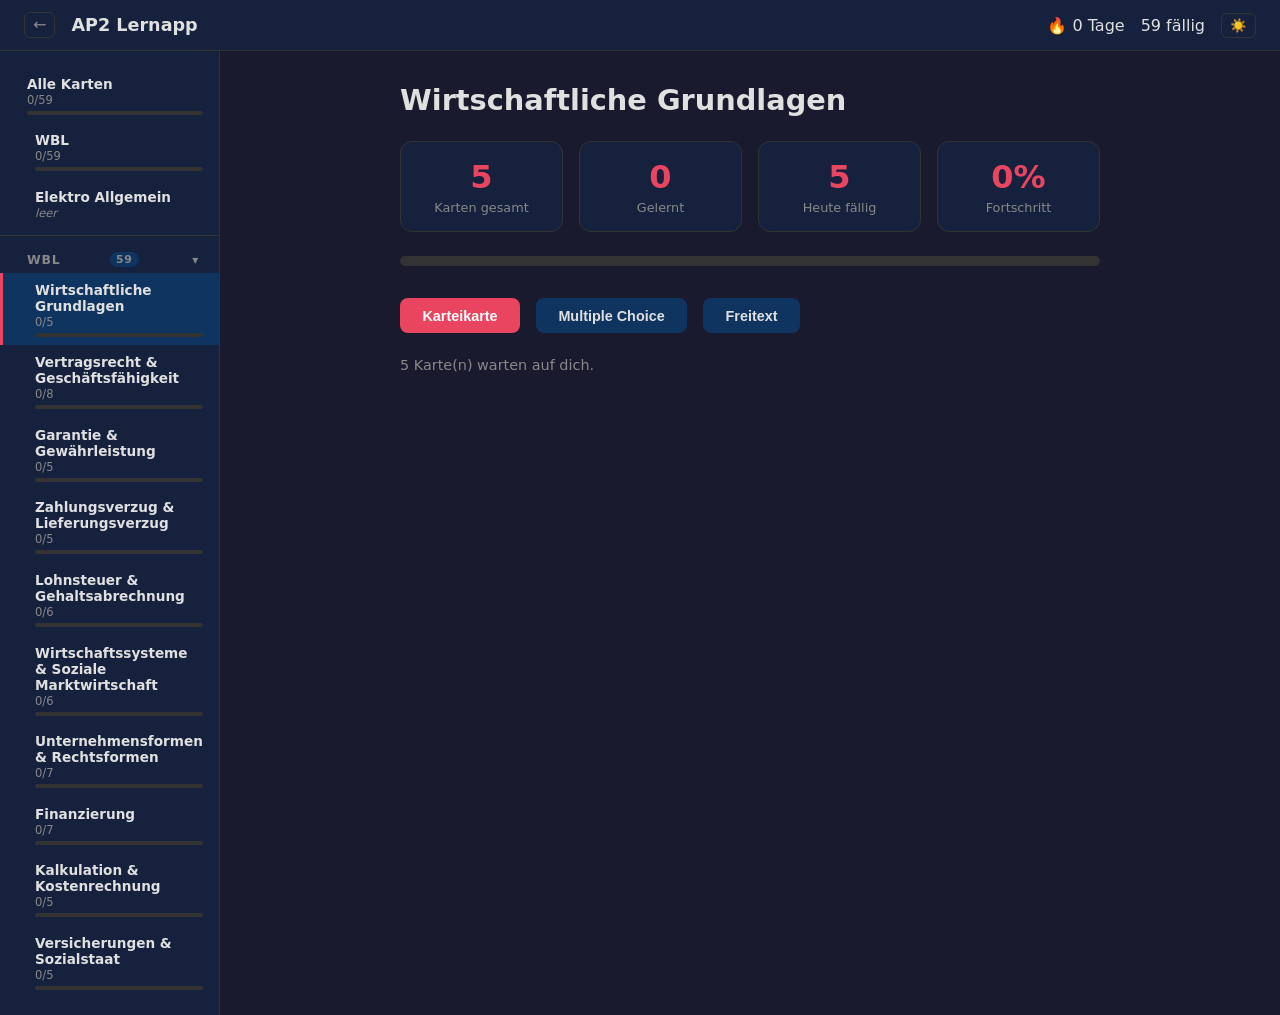
<file: karten.html>
<!DOCTYPE html>
<html lang="de" data-theme="dark">
<head>
  <meta charset="UTF-8" />
  <meta name="viewport" content="width=device-width, initial-scale=1.0, viewport-fit=cover" />
  <title>AP2 Lernapp</title>
  <meta name="apple-mobile-web-app-capable" content="yes" />
  <meta name="apple-mobile-web-app-status-bar-style" content="black-translucent" />
  <meta name="apple-mobile-web-app-title" content="AP2" />
  <meta name="theme-color" content="#1a1a2e" />
  <link rel="manifest" href="manifest.json" />
  <link rel="apple-touch-icon" href="icons/apple-touch-icon.png" />
  <script>document.documentElement.dataset.theme = localStorage.getItem('ap2_theme') || 'dark';</script>
  <link rel="stylesheet" href="style.css" />
</head>
<body>
  <header class="header">
    <button class="btn-hamburger" id="btn-hamburger" aria-label="Menü">☰</button>
    <a class="btn-back" href="index.html">←</a>
    <span class="header-title">AP2 Lernapp</span>
    <span class="header-streak" id="streak-display">🔥 0</span>
    <span class="header-due" id="due-display">0 fällig</span>
    <button class="btn-theme" id="btn-theme">☀️</button>
  </header>

  <div class="sidebar-overlay" id="sidebar-overlay"></div>

  <div class="layout">
    <nav class="sidebar" id="sidebar"></nav>
    <main class="main" id="main"></main>
  </div>

  <script type="module" src="js/app.js"></script>
  <script>
    if ('serviceWorker' in navigator) navigator.serviceWorker.register('./sw.js');

    const hamburger = document.getElementById('btn-hamburger');
    const sidebar = document.getElementById('sidebar');
    const overlay = document.getElementById('sidebar-overlay');
    function closeSidebar() {
      sidebar.classList.remove('open');
      overlay.classList.remove('visible');
    }
    hamburger.addEventListener('click', () => {
      sidebar.classList.toggle('open');
      overlay.classList.toggle('visible');
    });
    overlay.addEventListener('click', closeSidebar);
    sidebar.addEventListener('click', e => {
      if (window.innerWidth <= 768 && e.target.closest('.sidebar-item')) closeSidebar();
    });
  </script>
</body>
</html>
</file>
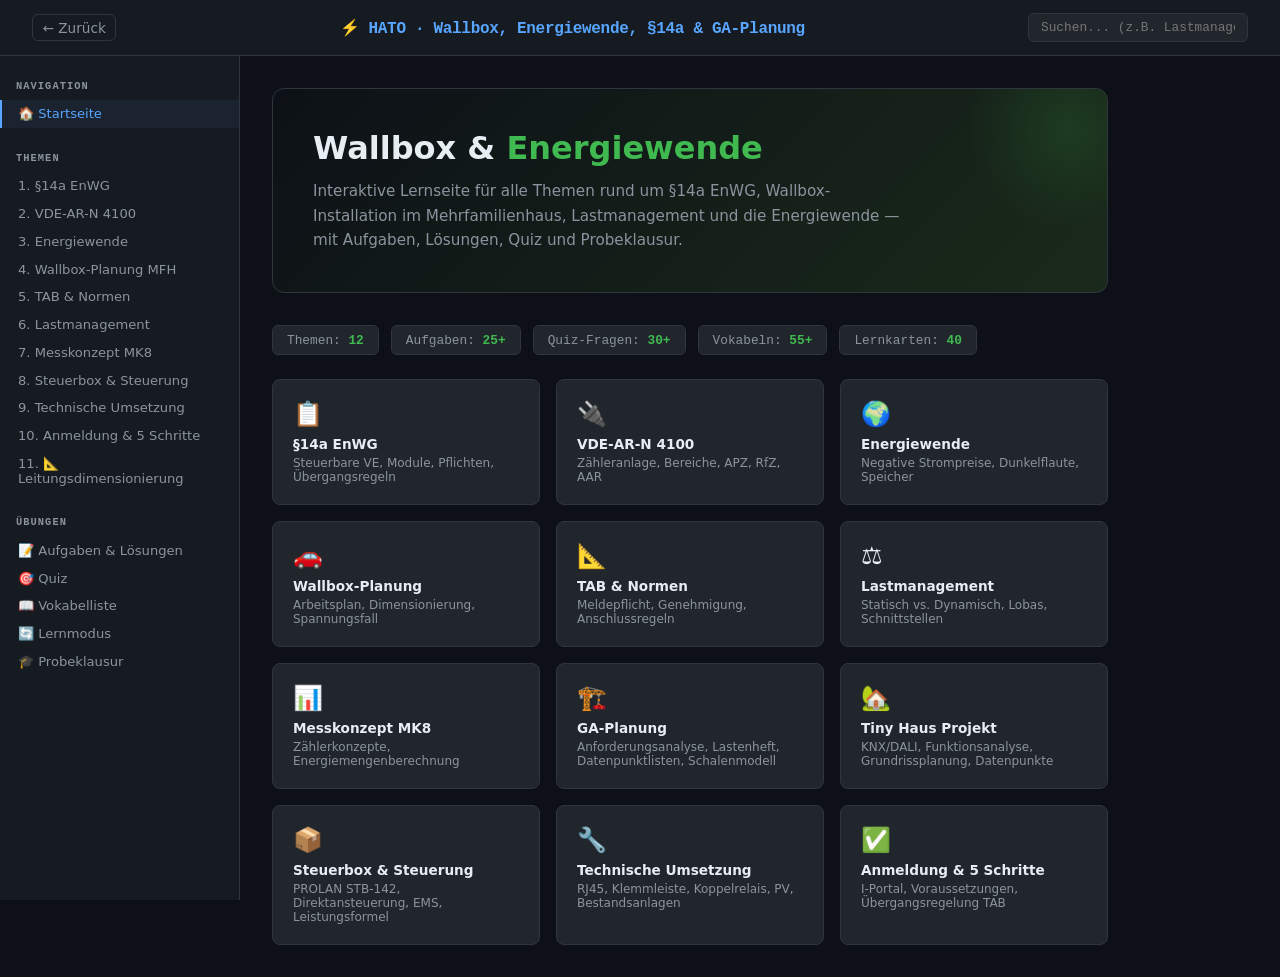
<file: wallbox.html>
﻿<!DOCTYPE html>
<html lang="de">
<head>
<meta charset="UTF-8">
<meta name="viewport" content="width=device-width, initial-scale=1.0">
<title>Lernseite: Wallbox, Energiewende & §14a EnWG</title>
<style>


:root {
  --bg: #0d1117;
  --bg2: #161b22;
  --bg3: #21262d;
  --border: #30363d;
  --text: #e6edf3;
  --text2: #8b949e;
  --accent: #58a6ff;
  --accent2: #3fb950;
  --warn: #f85149;
  --gold: #e3b341;
  --purple: #bc8cff;
  --teal: #39d353;
  --mono: ui-monospace, 'Cascadia Code', Menlo, Consolas, monospace;
  --sans: system-ui, -apple-system, sans-serif;
}

*, *::before, *::after { box-sizing: border-box; margin: 0; padding: 0; }

body {
  background: var(--bg);
  color: var(--text);
  font-family: var(--sans);
  min-height: 100vh;
  overflow-x: hidden;
}

::-webkit-scrollbar { width: 6px; }
::-webkit-scrollbar-track { background: var(--bg); }
::-webkit-scrollbar-thumb { background: var(--border); border-radius: 3px; }

.site-header {
  background: var(--bg2);
  border-bottom: 1px solid var(--border);
  padding: 0 2rem;
  position: sticky;
  top: 0;
  z-index: 100;
  display: flex;
  align-items: center;
  justify-content: space-between;
  height: 56px;
}

.site-header h1 {
  font-size: 1rem;
  font-weight: 700;
  color: var(--accent);
  font-family: var(--mono);
  letter-spacing: -0.02em;
}

#searchInput {
  background: var(--bg3);
  border: 1px solid var(--border);
  border-radius: 6px;
  padding: 0.35rem 0.75rem;
  color: var(--text);
  font-family: var(--mono);
  font-size: 0.8rem;
  width: 220px;
  outline: none;
  transition: border-color 0.2s;
}
#searchInput:focus { border-color: var(--accent); }

.layout {
  display: grid;
  grid-template-columns: 240px 1fr;
  min-height: calc(100vh - 56px);
}

.sidebar {
  background: var(--bg2);
  border-right: 1px solid var(--border);
  padding: 1.5rem 0;
  position: sticky;
  top: 56px;
  height: calc(100vh - 56px);
  overflow-y: auto;
}

.sidebar-section { margin-bottom: 1.5rem; }

.sidebar-label {
  font-size: 0.65rem;
  font-weight: 700;
  text-transform: uppercase;
  letter-spacing: 0.1em;
  color: var(--text2);
  padding: 0 1rem;
  margin-bottom: 0.5rem;
  font-family: var(--mono);
}

.sidebar-link {
  display: block;
  padding: 0.4rem 1rem;
  color: var(--text2);
  text-decoration: none;
  font-size: 0.82rem;
  transition: all 0.15s;
  border-left: 2px solid transparent;
  cursor: pointer;
}
.sidebar-link:hover, .sidebar-link.active {
  color: var(--accent);
  background: rgba(88,166,255,0.06);
  border-left-color: var(--accent);
}

.main { padding: 2rem; max-width: 900px; }

.section { display: none; animation: fadeIn 0.3s ease; }
.section.active { display: block; }

@keyframes fadeIn {
  from { opacity: 0; transform: translateY(8px); }
  to { opacity: 1; transform: translateY(0); }
}

.hero {
  background: linear-gradient(135deg, #0d1117 0%, #1a2a1a 100%);
  border: 1px solid var(--border);
  border-radius: 12px;
  padding: 2.5rem;
  margin-bottom: 2rem;
  position: relative;
  overflow: hidden;
}
.hero::before {
  content: '';
  position: absolute;
  top: -60px; right: -60px;
  width: 200px; height: 200px;
  background: radial-gradient(circle, rgba(63,185,80,0.15) 0%, transparent 70%);
  border-radius: 50%;
}
.hero h2 { font-size: 2rem; font-weight: 800; line-height: 1.2; margin-bottom: 0.75rem; }
.hero h2 span { color: var(--accent2); }
.hero p { color: var(--text2); font-size: 0.95rem; max-width: 600px; line-height: 1.6; }

.topic-grid {
  display: grid;
  grid-template-columns: repeat(auto-fill, minmax(200px, 1fr));
  gap: 1rem;
  margin-top: 1.5rem;
}

.topic-card {
  background: var(--bg3);
  border: 1px solid var(--border);
  border-radius: 8px;
  padding: 1.25rem;
  cursor: pointer;
  transition: all 0.2s;
}
.topic-card:hover {
  border-color: var(--accent2);
  transform: translateY(-2px);
  box-shadow: 0 4px 20px rgba(63,185,80,0.15);
}
.topic-card .icon { font-size: 1.5rem; margin-bottom: 0.5rem; }
.topic-card h3 { font-size: 0.85rem; font-weight: 700; color: var(--text); }
.topic-card p { font-size: 0.75rem; color: var(--text2); margin-top: 0.25rem; }

.content-h2 {
  font-size: 1.4rem;
  font-weight: 800;
  color: var(--text);
  margin-bottom: 1rem;
  padding-bottom: 0.5rem;
  border-bottom: 1px solid var(--border);
  display: flex;
  align-items: center;
  gap: 0.5rem;
}

.content-h3 { font-size: 1rem; font-weight: 700; color: var(--accent); margin: 1.5rem 0 0.75rem; }

.content-p { color: var(--text2); font-size: 0.875rem; line-height: 1.7; margin-bottom: 0.75rem; }

.box {
  border-radius: 8px;
  padding: 1rem 1.25rem;
  margin: 1rem 0;
  font-size: 0.875rem;
  line-height: 1.6;
  border-left: 3px solid;
}
.box-info { background: rgba(88,166,255,0.08); border-color: var(--accent); color: #cdd9e5; }
.box-warn { background: rgba(248,81,73,0.08); border-color: var(--warn); color: #cdd9e5; }
.box-tip { background: rgba(63,185,80,0.08); border-color: var(--accent2); color: #cdd9e5; }
.box-gold { background: rgba(227,179,65,0.08); border-color: var(--gold); color: #cdd9e5; }

.box-title {
  font-weight: 700;
  margin-bottom: 0.4rem;
  font-family: var(--mono);
  font-size: 0.75rem;
  text-transform: uppercase;
  letter-spacing: 0.08em;
}

.tbl-wrap { overflow-x: auto; margin: 1rem 0; }
table { width: 100%; border-collapse: collapse; font-size: 0.82rem; font-family: var(--mono); }
th {
  background: var(--bg3);
  color: var(--accent);
  padding: 0.6rem 0.875rem;
  text-align: left;
  font-weight: 600;
  border-bottom: 1px solid var(--border);
  font-size: 0.75rem;
  text-transform: uppercase;
  letter-spacing: 0.05em;
}
td {
  padding: 0.55rem 0.875rem;
  border-bottom: 1px solid rgba(48,54,61,0.5);
  color: var(--text2);
  vertical-align: top;
}
tr:hover td { background: rgba(88,166,255,0.04); color: var(--text); }
td:first-child { color: var(--text); font-weight: 600; }

code {
  font-family: var(--mono);
  background: var(--bg3);
  border: 1px solid var(--border);
  border-radius: 4px;
  padding: 0.15rem 0.4rem;
  font-size: 0.82em;
  color: var(--teal);
}
pre {
  background: var(--bg3);
  border: 1px solid var(--border);
  border-radius: 8px;
  padding: 1rem;
  overflow-x: auto;
  font-family: var(--mono);
  font-size: 0.82rem;
  color: var(--teal);
  margin: 0.75rem 0;
  line-height: 1.6;
}

.accordion {
  border: 1px solid var(--border);
  border-radius: 8px;
  margin: 0.75rem 0;
  overflow: hidden;
}
.accordion-header {
  padding: 0.875rem 1.25rem;
  cursor: pointer;
  display: flex;
  justify-content: space-between;
  align-items: center;
  background: var(--bg3);
  font-size: 0.875rem;
  font-weight: 600;
  transition: background 0.15s;
  user-select: none;
}
.accordion-header:hover { background: rgba(88,166,255,0.1); }
.accordion-header .chevron { transition: transform 0.3s; color: var(--text2); font-size: 0.75rem; }
.accordion.open .chevron { transform: rotate(180deg); }
.accordion-body {
  display: none;
  padding: 1.25rem;
  border-top: 1px solid var(--border);
  font-size: 0.875rem;
  color: var(--text2);
  line-height: 1.7;
}
.accordion.open .accordion-body { display: block; }

.quiz-card {
  background: var(--bg3);
  border: 1px solid var(--border);
  border-radius: 8px;
  padding: 1.25rem;
  margin: 1.25rem 0;
}
.quiz-q { font-size: 0.9rem; font-weight: 600; margin-bottom: 1rem; line-height: 1.5; }
.quiz-q .q-num {
  display: inline-block;
  background: var(--accent2);
  color: var(--bg);
  border-radius: 4px;
  padding: 0.1rem 0.5rem;
  font-family: var(--mono);
  font-size: 0.75rem;
  font-weight: 700;
  margin-right: 0.5rem;
}
.quiz-options { display: flex; flex-direction: column; gap: 0.5rem; }
.quiz-opt {
  background: var(--bg2);
  border: 1px solid var(--border);
  border-radius: 6px;
  padding: 0.7rem 1rem;
  cursor: pointer;
  font-size: 0.85rem;
  transition: all 0.2s;
  text-align: left;
  color: var(--text);
}
.quiz-opt:hover { border-color: var(--accent2); background: rgba(63,185,80,0.08); }
.quiz-opt.correct { border-color: var(--accent2); background: rgba(63,185,80,0.12); color: var(--accent2); }
.quiz-opt.wrong { border-color: var(--warn); background: rgba(248,81,73,0.1); color: var(--warn); }
.quiz-opt.disabled { cursor: default; pointer-events: none; }

.quiz-feedback {
  display: none;
  margin-top: 0.875rem;
  padding: 0.875rem;
  border-radius: 6px;
  font-size: 0.82rem;
  line-height: 1.6;
}
.quiz-feedback.show { display: block; }
.quiz-feedback.correct { background: rgba(63,185,80,0.1); border: 1px solid rgba(63,185,80,0.3); }
.quiz-feedback.wrong { background: rgba(248,81,73,0.08); border: 1px solid rgba(248,81,73,0.25); }

.task-block { border: 1px solid var(--border); border-radius: 8px; margin: 1.5rem 0; overflow: hidden; }
.task-header {
  background: var(--bg3);
  padding: 1rem 1.25rem;
  display: flex;
  justify-content: space-between;
  align-items: center;
  cursor: pointer;
}
.task-header h3 { font-size: 0.9rem; font-weight: 700; color: var(--text); }
.task-pts {
  background: rgba(227,179,65,0.15);
  color: var(--gold);
  border-radius: 4px;
  padding: 0.2rem 0.6rem;
  font-size: 0.72rem;
  font-family: var(--mono);
  font-weight: 700;
}
.task-body { padding: 1.25rem; display: none; }
.task-question {
  background: rgba(88,166,255,0.05);
  border: 1px solid rgba(88,166,255,0.2);
  border-radius: 6px;
  padding: 1rem;
  margin-bottom: 1rem;
  font-size: 0.875rem;
  line-height: 1.6;
}
.show-answer-btn {
  background: var(--bg3);
  border: 1px solid var(--border);
  color: var(--accent);
  border-radius: 6px;
  padding: 0.5rem 1rem;
  cursor: pointer;
  font-size: 0.8rem;
  font-family: var(--mono);
  transition: all 0.2s;
  margin-bottom: 0.75rem;
}
.show-answer-btn:hover { background: rgba(88,166,255,0.1); border-color: var(--accent); }
.answer-block { display: none; }
.answer-block.visible { display: block; }
.answer-content {
  background: rgba(63,185,80,0.05);
  border: 1px solid rgba(63,185,80,0.2);
  border-radius: 6px;
  padding: 1rem;
  margin-bottom: 0.5rem;
  font-size: 0.85rem;
  line-height: 1.7;
  color: var(--text2);
}
.answer-content strong { color: var(--accent2); }
.formula {
  display: block;
  text-align: center;
  font-family: var(--mono);
  font-size: 1rem;
  color: var(--gold);
  margin: 0.75rem 0;
  padding: 0.5rem;
  background: var(--bg3);
  border-radius: 4px;
}

.vocab-grid {
  display: grid;
  grid-template-columns: repeat(auto-fill, minmax(280px, 1fr));
  gap: 1rem;
  margin: 1rem 0;
}
.vocab-item {
  background: var(--bg3);
  border: 1px solid var(--border);
  border-radius: 8px;
  padding: 1rem;
  transition: border-color 0.2s;
}
.vocab-item:hover { border-color: var(--accent2); }
.vocab-term { font-family: var(--mono); font-size: 0.9rem; font-weight: 700; color: var(--accent2); margin-bottom: 0.35rem; }
.vocab-def { font-size: 0.8rem; color: var(--text2); line-height: 1.5; margin-bottom: 0.5rem; }
.vocab-example { font-size: 0.75rem; color: var(--teal); font-family: var(--mono); padding: 0.3rem 0.5rem; background: rgba(57,211,83,0.07); border-radius: 4px; }
.vocab-trap { font-size: 0.75rem; color: var(--warn); margin-top: 0.4rem; padding: 0.3rem 0.5rem; background: rgba(248,81,73,0.07); border-radius: 4px; }

.learn-card {
  background: var(--bg2);
  border: 1px solid var(--border);
  border-radius: 12px;
  padding: 2rem;
  text-align: center;
  max-width: 600px;
  margin: 2rem auto;
}
.learn-q { font-size: 1.1rem; font-weight: 600; margin-bottom: 1.5rem; line-height: 1.5; }
.learn-a-btn {
  background: var(--bg3);
  border: 1px solid var(--border);
  color: var(--text);
  border-radius: 8px;
  padding: 0.75rem 1.5rem;
  cursor: pointer;
  font-size: 0.9rem;
  font-family: var(--sans);
  margin-bottom: 1rem;
  transition: all 0.2s;
}
.learn-a-btn:hover { border-color: var(--accent2); background: rgba(63,185,80,0.08); }
.learn-answer { display: none; padding: 1rem; background: var(--bg3); border-radius: 8px; margin: 1rem 0; font-size: 0.875rem; color: var(--text2); line-height: 1.6; text-align: left; }
.learn-answer.show { display: block; }
.learn-btns { display: flex; gap: 0.75rem; justify-content: center; flex-wrap: wrap; }
.learn-btn-know { background: rgba(63,185,80,0.15); border: 1px solid rgba(63,185,80,0.4); color: var(--accent2); border-radius: 6px; padding: 0.5rem 1.25rem; cursor: pointer; font-size: 0.82rem; font-family: var(--sans); transition: all 0.2s; }
.learn-btn-repeat { background: rgba(248,81,73,0.1); border: 1px solid rgba(248,81,73,0.35); color: var(--warn); border-radius: 6px; padding: 0.5rem 1.25rem; cursor: pointer; font-size: 0.82rem; font-family: var(--sans); transition: all 0.2s; }
.learn-progress { background: var(--border); border-radius: 4px; height: 4px; margin-bottom: 1.5rem; overflow: hidden; }
.learn-progress-bar { background: var(--accent2); height: 100%; transition: width 0.3s; }
.learn-counter { font-family: var(--mono); font-size: 0.75rem; color: var(--text2); margin-bottom: 1rem; }

.stats-row { display: flex; gap: 0.75rem; flex-wrap: wrap; margin-bottom: 1.5rem; }
.stat-badge {
  background: var(--bg3);
  border: 1px solid var(--border);
  border-radius: 6px;
  padding: 0.4rem 0.875rem;
  font-size: 0.8rem;
  color: var(--text2);
  font-family: var(--mono);
}
.stat-badge span { color: var(--accent2); font-weight: 700; }

/* PROBEKLAUSUR */
.pk-start-card { background: var(--bg2); border: 1px solid var(--border); border-radius: 12px; padding: 2rem; max-width: 600px; margin: 2rem auto; text-align: center; }
.pk-start-card h2 { font-size: 1.5rem; font-weight: 800; margin-bottom: 0.75rem; }
.pk-meta { display: flex; gap: 1rem; justify-content: center; flex-wrap: wrap; margin: 1.5rem 0; }
.pk-meta-item { background: var(--bg3); border: 1px solid var(--border); border-radius: 8px; padding: 0.75rem 1.25rem; font-family: var(--mono); font-size: 0.8rem; text-align: center; }
.pk-meta-item .pk-meta-val { font-size: 1.2rem; font-weight: 700; color: var(--gold); display: block; }
.pk-name-inp { width: 100%; background: var(--bg3); border: 1px solid var(--border); border-radius: 8px; padding: 0.6rem 1rem; color: var(--text); font-family: var(--sans); font-size: 0.9rem; outline: none; margin-bottom: 1rem; }
.pk-name-inp:focus { border-color: var(--accent2); }
.pk-start-btn { background: var(--accent2); color: var(--bg); border: none; border-radius: 8px; padding: 0.75rem 2rem; font-size: 1rem; font-weight: 700; font-family: var(--sans); cursor: pointer; transition: opacity 0.2s; }
.pk-start-btn:hover { opacity: 0.85; }
.pk-timer-bar { background: var(--bg2); border-bottom: 1px solid var(--border); padding: 0.75rem 1.5rem; display: flex; align-items: center; gap: 1rem; position: sticky; top: 56px; z-index: 90; }
.pk-timer-num { font-family: var(--mono); font-size: 1.2rem; font-weight: 700; color: var(--accent2); min-width: 70px; }
.pk-timer-num.warn { color: var(--gold); }
.pk-timer-num.danger { color: var(--warn); }
.pk-timer-track { flex: 1; background: var(--border); border-radius: 4px; height: 6px; overflow: hidden; }
.pk-timer-fill { background: var(--accent2); height: 100%; transition: width 1s linear; }
.pk-timer-fill.warn { background: var(--gold); }
.pk-timer-fill.danger { background: var(--warn); }
.pk-answered { font-family: var(--mono); font-size: 0.75rem; color: var(--text2); }
.pk-submit-btn { background: var(--warn); color: white; border: none; border-radius: 6px; padding: 0.4rem 1rem; font-size: 0.8rem; font-weight: 700; cursor: pointer; font-family: var(--sans); }
.pk-qnav { display: flex; flex-wrap: wrap; gap: 0.4rem; padding: 0.75rem 1.5rem; background: var(--bg3); border-bottom: 1px solid var(--border); }
.pk-qdot { width: 28px; height: 28px; border-radius: 6px; background: var(--bg2); border: 1px solid var(--border); display: flex; align-items: center; justify-content: center; font-family: var(--mono); font-size: 0.65rem; color: var(--text2); cursor: pointer; transition: all 0.15s; }
.pk-qdot.ans { background: rgba(88,166,255,0.15); border-color: var(--accent); color: var(--accent); }
.pk-qdot.ok { background: rgba(63,185,80,0.2); border-color: var(--accent2); color: var(--accent2); }
.pk-qdot.bad { background: rgba(248,81,73,0.15); border-color: var(--warn); color: var(--warn); }
.pk-exam-body { padding: 1.5rem; }
.pk-sec-hd { display: flex; justify-content: space-between; align-items: center; padding: 0.75rem 1rem; background: rgba(88,166,255,0.05); border: 1px solid rgba(88,166,255,0.15); border-radius: 8px; margin: 1.5rem 0 1rem; }
.pk-sec-hd h3 { font-size: 0.9rem; font-weight: 700; color: var(--accent); }
.pk-sec-hd .sp { font-family: var(--mono); font-size: 0.75rem; color: var(--gold); }
.pk-qcard { background: var(--bg3); border: 1px solid var(--border); border-radius: 8px; margin-bottom: 1rem; overflow: hidden; transition: border-color 0.2s; }
.pk-qcard.answered { border-color: rgba(88,166,255,0.4); }
.pk-qcard-head { padding: 1rem 1.25rem; display: flex; flex-wrap: wrap; align-items: flex-start; gap: 0.5rem; }
.pk-qnum { background: var(--bg2); border: 1px solid var(--border); border-radius: 4px; font-family: var(--mono); font-size: 0.72rem; font-weight: 700; color: var(--text2); padding: 0.1rem 0.45rem; white-space: nowrap; }
.pk-qtype { border-radius: 4px; font-family: var(--mono); font-size: 0.68rem; font-weight: 700; padding: 0.1rem 0.45rem; white-space: nowrap; }
.pk-qtype.mc { background: rgba(188,140,255,0.15); color: var(--purple); }
.pk-qtype.rc { background: rgba(227,179,65,0.15); color: var(--gold); }
.pk-qtext { flex: 1; font-size: 0.875rem; font-weight: 600; line-height: 1.5; white-space: pre-line; }
.pk-qpts { font-family: var(--mono); font-size: 0.72rem; color: var(--gold); white-space: nowrap; }
.pk-qbody { padding: 0.75rem 1.25rem 1.25rem; border-top: 1px solid var(--border); }
.pk-opts { display: flex; flex-direction: column; gap: 0.5rem; }
.pk-opt { background: var(--bg2); border: 1px solid var(--border); border-radius: 6px; padding: 0.65rem 1rem; cursor: pointer; font-size: 0.85rem; transition: all 0.15s; display: flex; align-items: flex-start; gap: 0.75rem; }
.pk-opt:hover { border-color: var(--accent); background: rgba(88,166,255,0.06); }
.pk-opt.sel { border-color: var(--accent); background: rgba(88,166,255,0.1); color: var(--text); }
.pk-ok { font-family: var(--mono); font-weight: 700; font-size: 0.75rem; color: var(--text2); min-width: 16px; padding-top: 1px; }
.pk-calc-area { display: flex; flex-direction: column; gap: 0.75rem; }
.pk-calc-f { display: flex; flex-direction: column; gap: 0.25rem; }
.pk-calc-lbl { font-family: var(--mono); font-size: 0.75rem; color: var(--text2); text-transform: uppercase; letter-spacing: 0.06em; }
.pk-calc-inp { background: var(--bg2); border: 1px solid var(--border); border-radius: 6px; padding: 0.5rem 0.75rem; color: var(--text); font-family: var(--mono); font-size: 0.875rem; outline: none; transition: border-color 0.2s; }
.pk-calc-inp:focus { border-color: var(--accent); }
.pk-calc-hint { font-size: 0.72rem; color: var(--text2); }
.pk-modal { display: none; position: fixed; inset: 0; background: rgba(13,17,23,0.85); z-index: 200; align-items: center; justify-content: center; }
.pk-modal.show { display: flex; }
.pk-modal-box { background: var(--bg2); border: 1px solid var(--border); border-radius: 12px; padding: 2rem; max-width: 420px; width: 90%; text-align: center; }
.pk-modal-box h3 { font-size: 1.25rem; font-weight: 800; margin-bottom: 0.75rem; }
.pk-modal-box p { font-size: 0.875rem; color: var(--text2); margin-bottom: 1.5rem; line-height: 1.6; }
.pk-modal-btns { display: flex; gap: 0.75rem; justify-content: center; flex-wrap: wrap; }
.pk-modal-ok { background: var(--warn); color: white; border: none; border-radius: 6px; padding: 0.6rem 1.5rem; font-size: 0.875rem; font-weight: 700; cursor: pointer; font-family: var(--sans); }
.pk-modal-cancel { background: var(--bg3); border: 1px solid var(--border); color: var(--text); border-radius: 6px; padding: 0.6rem 1.5rem; font-size: 0.875rem; cursor: pointer; font-family: var(--sans); }
.pk-result-hero { border-radius: 12px; padding: 2rem; text-align: center; margin-bottom: 1.5rem; border: 1px solid; }
.pk-result-hero.pass { background: rgba(63,185,80,0.08); border-color: rgba(63,185,80,0.3); }
.pk-result-hero.fail { background: rgba(248,81,73,0.08); border-color: rgba(248,81,73,0.25); }
.pk-rpts { font-size: 2.5rem; font-weight: 800; font-family: var(--mono); margin-bottom: 0.5rem; }
.pk-rpts.pass { color: var(--accent2); }
.pk-rpts.fail { color: var(--warn); }
.pk-rgrade { font-size: 1rem; font-weight: 700; color: var(--gold); margin-bottom: 0.25rem; }
.pk-rmsg { font-size: 0.875rem; color: var(--text2); margin-bottom: 0.5rem; }
.pk-rname { font-family: var(--mono); font-size: 0.75rem; color: var(--text2); }
.pk-rgrid { display: flex; gap: 1rem; flex-wrap: wrap; margin-bottom: 1.5rem; }
.pk-rchip { background: var(--bg3); border: 1px solid var(--border); border-radius: 8px; padding: 0.75rem 1.25rem; flex: 1; min-width: 100px; text-align: center; }
.pk-rchip-n { font-size: 1.25rem; font-weight: 700; font-family: var(--mono); color: var(--text); }
.pk-rchip-l { font-size: 0.7rem; color: var(--text2); font-family: var(--mono); text-transform: uppercase; }
.pk-sec-res { background: var(--bg3); border: 1px solid var(--border); border-radius: 8px; margin-bottom: 1rem; overflow: hidden; }
.pk-sec-res-hd { display: flex; justify-content: space-between; align-items: center; padding: 0.875rem 1.25rem; background: var(--bg2); border-bottom: 1px solid var(--border); }
.pk-sec-res-hd h3 { font-size: 0.875rem; font-weight: 700; color: var(--text); }
.pk-sec-res-score { font-family: var(--mono); font-size: 0.875rem; font-weight: 700; }
.pk-qr-item { padding: 0.875rem 1.25rem; border-bottom: 1px solid var(--border); }
.pk-qr-item:last-child { border-bottom: none; }
.pk-qr-row { display: flex; align-items: flex-start; gap: 0.75rem; margin-bottom: 0.5rem; }
.pk-qr-ico { width: 22px; height: 22px; border-radius: 4px; display: flex; align-items: center; justify-content: center; font-size: 0.75rem; font-weight: 700; flex-shrink: 0; }
.pk-qr-ico.ok { background: rgba(63,185,80,0.2); color: var(--accent2); }
.pk-qr-ico.bad { background: rgba(248,81,73,0.15); color: var(--warn); }
.pk-qr-ico.partial { background: rgba(227,179,65,0.15); color: var(--gold); }
.pk-qr-txt { font-size: 0.82rem; color: var(--text2); flex: 1; line-height: 1.4; }
.pk-qr-pts { font-family: var(--mono); font-size: 0.72rem; color: var(--gold); margin-left: 0.5rem; }
.pk-qr-ans { font-size: 0.8rem; margin: 0.35rem 0 0.35rem 2.5rem; font-family: var(--mono); line-height: 1.5; }
.pk-qr-yours { color: var(--warn); }
.pk-qr-right { color: var(--accent2); }
.pk-qr-exp { font-size: 0.78rem; color: var(--text2); background: rgba(88,166,255,0.04); border-left: 2px solid var(--accent); padding: 0.5rem 0.75rem; border-radius: 0 4px 4px 0; margin: 0.5rem 0 0; line-height: 1.6; }
.pk-retry-btn { display: block; width: 100%; background: var(--bg3); border: 1px solid var(--border); color: var(--accent); border-radius: 8px; padding: 0.875rem; font-size: 0.9rem; font-weight: 700; cursor: pointer; font-family: var(--sans); margin-top: 1.5rem; transition: all 0.2s; }
.pk-retry-btn:hover { border-color: var(--accent); background: rgba(88,166,255,0.08); }

ul.content-list { padding-left: 1.25rem; margin: 0.5rem 0 0.75rem; }
ul.content-list li { color: var(--text2); font-size: 0.875rem; line-height: 1.7; margin-bottom: 0.2rem; }
ul.content-list li strong { color: var(--text); }

.step-list { counter-reset: step; margin: 0.75rem 0; }
.step-item { display: flex; gap: 0.875rem; align-items: flex-start; margin-bottom: 0.75rem; }
.step-num { background: var(--accent2); color: var(--bg); border-radius: 50%; width: 24px; height: 24px; display: flex; align-items: center; justify-content: center; font-family: var(--mono); font-size: 0.75rem; font-weight: 700; flex-shrink: 0; margin-top: 1px; }
.step-txt { font-size: 0.875rem; color: var(--text2); line-height: 1.6; flex: 1; }
.step-txt strong { color: var(--text); }

.formula-big { background: var(--bg3); border: 1px solid var(--border); border-radius: 8px; padding: 1.25rem; margin: 1rem 0; text-align: center; }
.formula-big .f-label { font-family: var(--mono); font-size: 0.7rem; text-transform: uppercase; letter-spacing: 0.1em; color: var(--text2); margin-bottom: 0.5rem; }
.formula-big .f-eq { font-family: var(--mono); font-size: 1.1rem; color: var(--gold); }

.tag { display: inline-block; border-radius: 4px; padding: 0.1rem 0.45rem; font-family: var(--mono); font-size: 0.7rem; font-weight: 700; margin-right: 0.3rem; }
.tag-green { background: rgba(63,185,80,0.15); color: var(--accent2); }
.tag-blue { background: rgba(88,166,255,0.15); color: var(--accent); }
.tag-warn { background: rgba(248,81,73,0.15); color: var(--warn); }
.tag-gold { background: rgba(227,179,65,0.15); color: var(--gold); }

/* ── MOBILE ── */
.btn-back {
  color: var(--text2); text-decoration: none; font-size: 0.85rem;
  padding: 0.3rem 0.6rem; border: 1px solid var(--border); border-radius: 6px;
  white-space: nowrap; transition: color 0.15s;
}
.btn-back:hover { color: var(--text); }
.btn-hamburger {
  display: none; background: none; border: 1px solid var(--border);
  border-radius: 6px; padding: 0.3rem 0.6rem; cursor: pointer;
  color: var(--text); font-size: 1.1rem; line-height: 1; flex-shrink: 0;
}
.sidebar-overlay {
  display: none; position: fixed; inset: 0; background: rgba(0,0,0,0.55); z-index: 99;
}
.sidebar-overlay.visible { display: block; }
@media (max-width: 768px) {
  .btn-hamburger { display: flex; align-items: center; }
  .site-header { padding: 0 1rem; gap: 0.6rem; height: 52px; }
  .site-header h1 { font-size: 0.85rem; overflow: hidden; text-overflow: ellipsis; white-space: nowrap; }
  #searchInput { width: 130px; font-size: 0.75rem; }
  .layout { grid-template-columns: 1fr; }
  .sidebar {
    position: fixed; top: 0; left: -100%; width: 80%; max-width: 280px;
    height: 100vh; z-index: 100; padding-top: 3.5rem;
    transition: left 0.25s ease; box-shadow: 4px 0 20px rgba(0,0,0,0.5);
  }
  .sidebar.open { left: 0; }
  .main { padding: 1rem; max-width: 100%; }
  .hero { padding: 1.25rem; }
}
</style>
</head>
<body>
<div class="sidebar-overlay" id="mob-overlay"></div>

<header class="site-header">
  <a class="btn-back" href="index.html">← Zurück</a>
  <button class="btn-hamburger" id="mob-menu" aria-label="Menü">☰</button>
  <h1>⚡ HATO · Wallbox, Energiewende, §14a &amp; GA-Planung</h1>
  <div>
    <input type="text" id="searchInput" placeholder="Suchen... (z.B. Lastmanagement, §14a)" oninput="doSearch(this.value)">
  </div>
</header>

<div class="layout">
  <nav class="sidebar">
    <div class="sidebar-section">
      <div class="sidebar-label">Navigation</div>
      <span class="sidebar-link active" onclick="showSection('home')">🏠 Startseite</span>
    </div>
    <div class="sidebar-section">
      <div class="sidebar-label">Themen</div>
      <span class="sidebar-link" onclick="showSection('p14a')">1. §14a EnWG</span>
      <span class="sidebar-link" onclick="showSection('vde4100')">2. VDE-AR-N 4100</span>
      <span class="sidebar-link" onclick="showSection('energiewende')">3. Energiewende</span>
      <span class="sidebar-link" onclick="showSection('wallbox')">4. Wallbox-Planung MFH</span>
      <span class="sidebar-link" onclick="showSection('tab')">5. TAB &amp; Normen</span>
      <span class="sidebar-link" onclick="showSection('lastmanagement')">6. Lastmanagement</span>
      <span class="sidebar-link" onclick="showSection('messkonzept')">7. Messkonzept MK8</span>
      <span class="sidebar-link" onclick="showSection('steuerbox')">8. Steuerbox & Steuerung</span>
      <span class="sidebar-link" onclick="showSection('tech_umsetzung')">9. Technische Umsetzung</span>
      <span class="sidebar-link" onclick="showSection('anmeldung')">10. Anmeldung & 5 Schritte</span>
      <span class="sidebar-link" onclick="showSection('leitungsdim')">11. 📐 Leitungsdimensionierung</span>
    </div>
    <div class="sidebar-section">
      <div class="sidebar-label">Übungen</div>
      <span class="sidebar-link" onclick="showSection('aufgaben')">📝 Aufgaben &amp; Lösungen</span>
      <span class="sidebar-link" onclick="showSection('quiz')">🎯 Quiz</span>
      <span class="sidebar-link" onclick="showSection('vokabel')">📖 Vokabelliste</span>
      <span class="sidebar-link" onclick="showSection('lernmodus')">🔄 Lernmodus</span>
      <span class="sidebar-link" onclick="showSection('probeklausur')">🎓 Probeklausur</span>
    </div>
  </nav>

  <main class="main" id="mainContent">

    <!-- HOME -->
    <div id="home" class="section active">
      <div class="hero">
        <h2>Wallbox &amp; <span>Energiewende</span></h2>
        <p>Interaktive Lernseite für alle Themen rund um §14a EnWG, Wallbox-Installation im Mehrfamilienhaus, Lastmanagement und die Energiewende — mit Aufgaben, Lösungen, Quiz und Probeklausur.</p>
      </div>

      <div class="stats-row">
        <div class="stat-badge">Themen: <span>12</span></div>
        <div class="stat-badge">Aufgaben: <span>25+</span></div>
        <div class="stat-badge">Quiz-Fragen: <span>30+</span></div>
        <div class="stat-badge">Vokabeln: <span>55+</span></div>
        <div class="stat-badge">Lernkarten: <span>40</span></div>
      </div>

      <div class="topic-grid">
        <div class="topic-card" onclick="showSection('p14a')">
          <div class="icon">📋</div>
          <h3>§14a EnWG</h3>
          <p>Steuerbare VE, Module, Pflichten, Übergangsregeln</p>
        </div>
        <div class="topic-card" onclick="showSection('vde4100')">
          <div class="icon">🔌</div>
          <h3>VDE-AR-N 4100</h3>
          <p>Zähleranlage, Bereiche, APZ, RfZ, AAR</p>
        </div>
        <div class="topic-card" onclick="showSection('energiewende')">
          <div class="icon">🌍</div>
          <h3>Energiewende</h3>
          <p>Negative Strompreise, Dunkelflaute, Speicher</p>
        </div>
        <div class="topic-card" onclick="showSection('wallbox')">
          <div class="icon">🚗</div>
          <h3>Wallbox-Planung</h3>
          <p>Arbeitsplan, Dimensionierung, Spannungsfall</p>
        </div>
        <div class="topic-card" onclick="showSection('tab')">
          <div class="icon">📐</div>
          <h3>TAB &amp; Normen</h3>
          <p>Meldepflicht, Genehmigung, Anschlussregeln</p>
        </div>
        <div class="topic-card" onclick="showSection('lastmanagement')">
          <div class="icon">⚖️</div>
          <h3>Lastmanagement</h3>
          <p>Statisch vs. Dynamisch, Lobas, Schnittstellen</p>
        </div>
        <div class="topic-card" onclick="showSection('messkonzept')">
          <div class="icon">📊</div>
          <h3>Messkonzept MK8</h3>
          <p>Zählerkonzepte, Energiemengenberechnung</p>
        </div>
        <div class="topic-card" onclick="showSection('ga_planung')">
          <div class="icon">🏗️</div>
          <h3>GA-Planung</h3>
          <p>Anforderungsanalyse, Lastenheft, Datenpunktlisten, Schalenmodell</p>
        </div>
        <div class="topic-card" onclick="showSection('tinyhaus')">
          <div class="icon">🏡</div>
          <h3>Tiny Haus Projekt</h3>
          <p>KNX/DALI, Funktionsanalyse, Grundrissplanung, Datenpunkte</p>
        </div>
        <div class="topic-card" onclick="showSection('steuerbox')">
          <div class="icon">📦</div>
          <h3>Steuerbox & Steuerung</h3>
          <p>PROLAN STB-142, Direktansteuerung, EMS, Leistungsformel</p>
        </div>
        <div class="topic-card" onclick="showSection('tech_umsetzung')">
          <div class="icon">🔧</div>
          <h3>Technische Umsetzung</h3>
          <p>RJ45, Klemmleiste, Koppelrelais, PV, Bestandsanlagen</p>
        </div>
        <div class="topic-card" onclick="showSection('anmeldung')">
          <div class="icon">✅</div>
          <h3>Anmeldung &amp; 5 Schritte</h3>
          <p>I-Portal, Voraussetzungen, Übergangsregelung TAB</p>
        </div>
      </div>
    </div>

    <!-- §14a EnWG -->
    <div id="p14a" class="section">
      <div class="content-h2">📋 §14a EnWG — Steuerbare Verbrauchseinrichtungen</div>

      <div class="box box-info">
        <div class="box-title">ℹ️ Grundprinzip</div>
        §14a EnWG verpflichtet Netzbetreiber, steuerbare Verbrauchseinrichtungen (SteuVE) anzuschließen und gibt Betreibern im Gegenzug <strong>reduzierte Netzentgelte</strong> — vorausgesetzt, die Anlage ist steuerbar.
      </div>

      <div class="content-h3">1. Was sind Steuerbare Verbrauchseinrichtungen?</div>
      <ul class="content-list">
        <li><strong>Nicht öffentlich zugängliche Ladepunkte für Elektrofahrzeuge</strong> (private Wallboxen)</li>
        <li><strong>Wärmepumpen</strong> unter Einbeziehung etwaiger Zusatz-Heizvorrichtungen</li>
        <li><strong>Anlagen zur Erzeugung von Raumkälte</strong> (Klimaanlagen)</li>
        <li><strong>Anlagen zur Speicherung elektrischer Energie</strong> (Batteriespeicher)</li>
      </ul>

      <div class="box box-warn">
        <div class="box-title">⚠️ Prüfungsfalle</div>
        Nur <strong>nicht öffentliche</strong> Ladepunkte fallen unter §14a. Öffentliche Ladesäulen auf Parkplätzen oder Tankstellen gehören nicht dazu!
      </div>

      <div class="content-h3">2. Steuerungsvarianten</div>
      <div class="tbl-wrap">
        <table>
          <tr><th>#</th><th>Variante</th><th>Wie funktioniert es?</th></tr>
          <tr><td>1</td><td>Direktsteuerung</td><td>Gilt für alle im System eingebundenen Verbrauchseinrichtungen. Der Netzbetreiber sendet direkt ein Steuersignal.</td></tr>
          <tr><td>2</td><td>Energiemanagementsystem (EMS / Lastmanagement)</td><td>Leistungsbegrenzung erfolgt über ein Steuerbefehls an das EMS oder LM-System. Das EMS verteilt intern die verfügbare Leistung.</td></tr>
        </table>
      </div>

      <div class="content-h3">3. Vorteile der Einbindung eines EMS</div>
      <div class="box box-tip">
        <div class="box-title">💡 Vorteil</div>
        Bei eigener Erzeugungsleistung (z.B. PV-Anlage) kann <strong>trotz Reduzierung aus dem Netz</strong> die Anlage mit entsprechend geringeren Leistungseinbußen weiterbetrieben werden. Das EMS priorisiert den Eigenverbrauch und puffert Netzreduktionen intelligent.
      </div>

      <div class="content-h3">4. Die drei Module für reduzierte Netzentgelte</div>
      <div class="tbl-wrap">
        <table>
          <tr><th>Merkmal</th><th>Modul 1 (Standard)</th><th>Modul 2</th><th>Modul 3 (opt. zu Modul 1)</th></tr>
          <tr><td>Gültigkeit ab</td><td>01.01.2024</td><td>01.01.2024</td><td>01.04.2025</td></tr>
          <tr><td>Netzentgelt</td><td>Pauschale Reduzierung (nicht unter 0 €/Jahr)</td><td>Reduzierung des Netzentgelt-Arbeitspreises um 60%</td><td>Zeitvariable Netzentgelte</td></tr>
          <tr><td>Messaufbau</td><td>Gemeinsame Verbrauchsmessung. Getrennte möglich.</td><td>Getrennte Verbrauchsmessung notwendig</td><td>Gemeinsame Verbrauchsmessung. Getrennte möglich.</td></tr>
          <tr><td>Zählerplatz</td><td>Platz für SteuVE im Zählerschrank ggf. vorzuhalten</td><td>Separater Zählerpunkt für SteuVE erforderlich</td><td>Platz für SteuVE im Zählerschrank ggf. vorzuhalten</td></tr>
        </table>
      </div>

      <div class="content-h3">5. Pflichten</div>
      <div class="tbl-wrap">
        <table>
          <tr><th>Partei</th><th>Pflichten</th></tr>
          <tr><td>Netzbetreiber</td><td>Darf Netzanschluss <strong>nicht ablehnen</strong>. Darf Steuerung nur zur Verhinderung oder Behebung einer konkreten Gefährdung oder Störung im lokalen Netz einsetzen.</td></tr>
          <tr><td>Verbraucher / Kunde</td><td>Muss der <strong>Steuerbarkeit zustimmen</strong>. Steuerbare Verbrauchseinrichtung muss mit den notwendigen technischen Einrichtungen ausgestattet werden (Schnittstelle, FNN-Steuerbox o.ä.).</td></tr>
        </table>
      </div>

      <div class="content-h3">6. Übergangsregelungen</div>
      <ul class="content-list">
        <li><strong>Bestandsanlagen MIT bestehender §14a-Vereinbarung</strong> (vor 2024 bereits als steuerbar angemeldet) müssen bis zum <code>31.12.2028</code> auf das neue Modell umgestellt werden.</li>
        <li><strong>Bestandsanlagen OHNE jegliche §14a-Vereinbarung</strong> (vor 2024 ganz ohne Steuerung betrieben) haben <strong>Bestandsschutz</strong> — sie müssen gar nichts tun und bleiben wie gehabt. Sie erhalten jedoch <em>keine</em> reduzierten Netzentgelte.</li>
      </ul>
    </div>

    <!-- VDE-AR-N 4100 -->
    <div id="vde4100" class="section">
      <div class="content-h2">🔌 VDE-AR-N 4100 — Zähleranlage</div>

      <div class="content-p">Die VDE-AR-N 4100 regelt den Aufbau von Zähleranlagen in Gebäuden. Sie definiert klar getrennte Bereiche mit unterschiedlichen Zuständigkeiten.</div>

      <div class="content-h3">Bereiche der Zähleranlage (Abb. 1)</div>
      <div class="tbl-wrap">
        <table>
          <tr><th>Nr.</th><th>Bezeichnung</th><th>Abkürzung</th></tr>
          <tr><td>1</td><td>Anlagenseitiger Anschlussraum</td><td>AAR</td></tr>
          <tr><td>2</td><td>Raum für Zusatzanwendungen</td><td>RfZ</td></tr>
          <tr><td>3</td><td>Zählerfeld</td><td>—</td></tr>
          <tr><td>4</td><td>Netzseitiger Anschlussraum</td><td>NAR</td></tr>
          <tr><td>5</td><td>Abschlusspunkt Zählerplatz</td><td>APZ</td></tr>
        </table>
      </div>

      <div class="content-h3">Raum für Zusatzanwendungen (RfZ) — Bereich 2</div>
      <div class="box box-gold">
        <div class="box-title">📦 Inhalt RfZ</div>
        Im RfZ werden <strong>alle erforderlichen Betriebsmittel des Netz- oder Messstellenbetreibers</strong> eingebaut:
        <ul class="content-list" style="margin-top:0.5rem">
          <li>Smart Meter Gateways (SMGW)</li>
          <li>Steuergeräte (FNN-Steuerbox)</li>
          <li>Sicherungsbox</li>
        </ul>
        <strong>Wichtig:</strong> Die optionale Kommunikationsanlage (OKK) endet im RfZ.
      </div>

      <div class="content-h3">Anlagenseitiger Anschlussraum (AAR) — Bereich 1</div>
      <div class="content-p">Im AAR dürfen folgende Betriebsmittel installiert werden:</div>
      <ul class="content-list">
        <li>Hauptleitungsabzweigklemmen</li>
        <li>Hauptschalter</li>
        <li>Frageberelais</li>
        <li>HAN-Schnittstellen (Home Area Network)</li>
        <li>FI/LS oder FI oder LS</li>
        <li>Überspannungsschutz</li>
      </ul>
      <div class="box box-warn">
        <div class="box-title">⚠️ Maximal-Stromkreise im AAR</div>
        Im Anlagenseitigen Anschlussraum dürfen <strong>maximal drei Wechselstromkreise</strong> angeschlossen werden — bis zu je <code>16 A</code> abgesichert.
      </div>

      <div class="content-h3">Spannungsversorgung des APZ</div>
      <div class="box box-info">
        <div class="box-title">ℹ️ Versorgungsweg</div>
        Die Spannungsversorgung für den <strong>Abschlusspunkt Zählerplatz (APZ)</strong> wird vom <strong>Netzseitigen Anschlussraum (NAR) zum APZ</strong> bereitgestellt.
      </div>

      <div class="content-h3">Merkhilfe: Wer darf wo?</div>
      <div class="tbl-wrap">
        <table>
          <tr><th>Bereich</th><th>Zuständigkeit</th><th>Zugang</th></tr>
          <tr><td>NAR (Bereich 4)</td><td>Netzbetreiber</td><td>Nur Netzbetreiber</td></tr>
          <tr><td>RfZ (Bereich 2)</td><td>Messstellenbetreiber</td><td>Netzbetreiber + Messstellenbetreiber</td></tr>
          <tr><td>Zählerfeld (Bereich 3)</td><td>Messstellenbetreiber</td><td>Zählermontage durch MSB</td></tr>
          <tr><td>AAR (Bereich 1)</td><td>Anlagenbetreiber / Elektriker</td><td>Elektrofachbetrieb</td></tr>
        </table>
      </div>
    </div>

    <!-- ENERGIEWENDE -->
    <div id="energiewende" class="section">
      <div class="content-h2">🌍 Energiewende — Hintergründe &amp; Konzepte</div>

      <div class="content-h3">1. Negative Strompreise in Deutschland</div>
      <div class="content-p">Negative Strompreise entstehen, wenn mehr Strom produziert wird als verbraucht werden kann. Gründe:</div>
      <ul class="content-list">
        <li>Überschuss an Strom durch PV und Windkraft bei gleichzeitig zu wenigen Abnehmern</li>
        <li>Ausbau erneuerbarer Energien ist schneller vorangeschritten als die vorhandene Infrastruktur (Netze, Speicher)</li>
        <li>Unflexible konventionelle Kraftwerke können nicht schnell genug abgeregelt werden</li>
        <li>Überschüssige Energie kann nicht abtransportiert werden, da die Nord-Süd-Verbindung nicht ausgebaut ist</li>
      </ul>

      <div class="content-h3">2. Flexibilisierung der Lasten</div>
      <div class="box box-tip">
        <div class="box-title">💡 Konzept</div>
        Strom soll möglichst <strong>dann verbraucht werden, wenn er auch produziert wird</strong> — also bei viel Solarstrom tagsüber oder bei starkem Wind. Dies erhöht die Gesamteffizienz des Systems erheblich.
        <br><br>
        <strong>Voraussetzungen:</strong> Smart Meter, Dynamische Stromtarife, steuerbare Verbrauchsgeräte (Waschmaschine, Wärmepumpe, Wallbox).
      </div>

      <div class="content-h3">3. PV-Anlage + Wärmepumpe / Wallbox</div>
      <div class="content-p">Strom von der eigenen PV-Anlage kann <strong>direkt</strong> für das Laden des Elektrofahrzeugs oder die Wärmepumpe genutzt werden — ohne Umweg über das Netz. Dies reduziert Netzbezug und Stromkosten.</div>

      <div class="content-h3">4. Negative Strompreise verhindern — §9 EEG</div>
      <div class="tbl-wrap">
        <table>
          <tr><th>Maßnahme</th><th>Erklärung</th></tr>
          <tr><td>Abregelung</td><td>Anlagen können bei Überproduktion gedrosselt oder abgeschaltet werden (§9 EEG Verpflichtung zur Fernsteuerbarkeit)</td></tr>
          <tr><td>Direktvermarktung</td><td>Statt fixer EEG-Vergütung wird Strom direkt an der Börse vermarktet</td></tr>
          <tr><td>Verpflichtung zur Fernsteuerbarkeit</td><td>Alle neuen Anlagen müssen steuerbar angeschlossen sein</td></tr>
          <tr><td>Lastverschiebung</td><td>Verbrauch (Wallbox, WP) zeitlich in Phasen hoher Erzeugung verschieben</td></tr>
        </table>
      </div>

      <div class="content-h3">5. Energiewende als energiepolitisches Projekt</div>
      <div class="content-p">Die Energiewende ist nicht nur technisch, sondern auch politisch: Es geht um <strong>Versorgungssicherheit</strong>, <strong>Einhaltung der Klimaziele</strong> und darum, dass Strompreise <strong>bezahlbar bleiben</strong>. Diese Ziele stehen teils in Konflikt miteinander und erfordern politische Entscheidungen.</div>

      <div class="content-h3">6. Stromgestehungskosten (Levelized Cost of Energy — LCOE)</div>
      <div class="tbl-wrap">
        <table>
          <tr><th>Erzeugungsart</th><th>Kosten je kWh</th><th>Trend</th></tr>
          <tr><td>Solar (PV)</td><td>sehr niedrig</td><td>⬇️ stark sinkend</td></tr>
          <tr><td>Wind (Onshore)</td><td>sehr niedrig</td><td>⬇️ sinkend</td></tr>
          <tr><td>Kohle</td><td>höher</td><td>➡️ stabil (+ CO₂-Preis)</td></tr>
          <tr><td>Atomkraft</td><td>sehr hoch (inkl. Rückbau/Lagerung)</td><td>⬆️ steigend</td></tr>
        </table>
      </div>
      <div class="content-p">Stromgestehungskosten = alle Kosten, die anfallen, um eine kWh Strom zu erzeugen (Investition, Betrieb, Brennstoff, Entsorgung).</div>

      <div class="content-h3">7. Stromzonen</div>
      <div class="content-p">Stromzonen sind Regionen mit unterschiedlichen Strompreisen. In Regionen mit viel Strom (z.B. Norden Deutschlands mit viel Wind) sind die Preise günstig, in Regionen mit wenig lokaler Erzeugung teurer. Deutschland wird aktuell als eine einzige Preiszone gehandelt — was zu Marktverzerrungen führt.</div>

      <div class="content-h3">8. Netzausbau</div>
      <div class="box box-warn">
        <div class="box-title">⚠️ Problem</div>
        Das Netz wurde für zentrale Großkraftwerke geplant. Heute gibt es <strong>Millionen kleine Erzeugungsanlagen</strong> (PV auf Dächern). Der Strom muss von <strong>Nord nach Süd</strong> transportiert werden — die Trassen fehlen noch weitgehend.
      </div>

      <div class="content-h3">9. Überschussenergie nutzen</div>
      <ul class="content-list">
        <li><strong>Batteriespeicher</strong> (Haus- und Netzebene)</li>
        <li><strong>Power-to-X</strong> — Überschussstrom → Wasserstoff, Wärme, synthetische Kraftstoffe</li>
        <li><strong>Elektroautos laden</strong> bei günstigen Preisen</li>
        <li><strong>Industrieprozesse verschieben</strong> in Zeiten hoher Erzeugung</li>
      </ul>

      <div class="content-h3">10. Kalte Dunkelflaute</div>
      <div class="box box-warn">
        <div class="box-title">❄️ Definition</div>
        Eine <strong>kalte Dunkelflaute</strong> ist ein Zeitraum, in dem:
        <ul class="content-list" style="margin-top:0.5rem">
          <li>Sehr hohe Stromnachfrage besteht (kalt → Heizen)</li>
          <li>Windstille herrscht (keine Windkraft)</li>
          <li>Bewölkter Himmel (keine PV-Erzeugung)</li>
        </ul>
        → Maximale Lastspitze trifft auf minimale erneuerbare Erzeugung.
      </div>
      <div class="content-p"><strong>Lösungsansätze:</strong> Stromimporte aus dem Ausland, Entladung von Großspeichern, steuerbare Backup-Kraftwerke (Wasserstoff-BHKW, Pumpspeicher).</div>

      <div class="content-h3">12. Nutzen von Energiespeichern</div>
      <div class="tbl-wrap">
        <table>
          <tr><th>Nutzen</th><th>Erklärung</th></tr>
          <tr><td>Pufferung</td><td>Überschüssigen Strom speichern und bei Bedarf wieder abgeben</td></tr>
          <tr><td>Eigenverbrauchserhöhung</td><td>PV-Strom wird abends/nachts selbst genutzt statt ins Netz eingespeist</td></tr>
          <tr><td>Netzentlastung</td><td>Weniger Einspeisespitzen, weniger Netzbedarf</td></tr>
          <tr><td>Notfallversorgung</td><td>Backup bei Netzausfall (je nach Systemauslegung)</td></tr>
        </table>
      </div>

      <div class="content-h3">13. Strompreis senken in 10 Jahren</div>
      <ul class="content-list">
        <li><strong>Massiver Ausbau erneuerbarer Energien</strong> (niedrige Gestehungskosten)</li>
        <li><strong>Bürokratie abbauen</strong> (schnellere Genehmigungen)</li>
        <li><strong>Netzausbau beschleunigen</strong> (Engpässe beseitigen)</li>
        <li>Abgaben und Steuern auf Strom reduzieren</li>
      </ul>
    </div>

    <!-- WALLBOX PLANUNG MFH -->
    <div id="wallbox" class="section">
      <div class="content-h2">🚗 Wallbox-Planung im Mehrfamilienhaus</div>

      <div class="box box-info">
        <div class="box-title">ℹ️ Aufgabe</div>
        4 Wallboxen (22 kW) in einem 4-Parteienhaus. Parkplätze 15 m von der Hauptverteilung entfernt. Wärmepumpe mit elektrischem Zusatzheizstab (3×C25), NH-Sicherung 125 A.
      </div>

      <div class="content-h3">1. Arbeitsplan (Phasen)</div>
      <div class="step-list">
        <div class="step-item"><div class="step-num">1</div><div class="step-txt"><strong>Planungsphase:</strong> Wo soll Wallbox hin? Macht dieser Ort Sinn? Welche Wallbox? Wie abgesichert? Welche Materialien? Leitungsverlegung planen.</div></div>
        <div class="step-item"><div class="step-num">2</div><div class="step-txt"><strong>Durchführungsphase:</strong> Leitungsweg ausbauen (Kanal &amp; Kuppardose), Wallbox anbringen, Leitung verlegen, neue Verdrahtung in UV, neue Sicherung anbringen, Leitung in UV auflegen, Leitung in Wallbox anklemmen, Spannung auf Wallbox geben.</div></div>
        <div class="step-item"><div class="step-num">3</div><div class="step-txt"><strong>Inbetriebnahme:</strong> Wallbox mit App einrichten, Wallbox testen mit Wallbox-Tester (ob alle Stufen funktionieren, wie Verriegeln der Box, wenn Auto lädt).</div></div>
        <div class="step-item"><div class="step-num">4</div><div class="step-txt"><strong>Übergabe:</strong> Kunden erklären was man gemacht hat, erklären wie man Wallbox verlegt.</div></div>
      </div>

      <div class="content-h3">2. Planungsbeachtungen</div>
      <ul class="content-list">
        <li>§14a EnWG: Wallboxen als SteuVE behandeln → Schnittstelle für Netzbetreiber vorsehen</li>
        <li>Wallboxen sind <strong>meldepflichtig</strong>, ab 11 kW <strong>genehmigungspflichtig</strong></li>
        <li>Ab 11 kW ist ein <strong>eigener Zählerplatz</strong> erforderlich</li>
        <li>Vermeidung von Überlast des Hausanschlusses → <strong>Lastmanagement</strong> (statisch oder dynamisch) erforderlich</li>
        <li>Eigener Stromkreis je Wallbox (3-phasig, 400 V)</li>
      </ul>

      <div class="content-h3">3. Leitungsdimensionierung — Zuleitung Wallboxen</div>

      <div class="box box-info">
        <div class="box-title">ℹ️ Gegebene Werte</div>
        P = 22 kW (eine Wallbox), U = 400 V (Drehstrom), l = 15 m, T = 25°C, max. Spannungsfall ΔU = 3% = 12 V
      </div>

      <div class="formula-big">
        <div class="f-label">Betriebsstrom</div>
        <div class="f-eq">I_B = P / (√3 × U) = 22.000 / (√3 × 400) = 31,8 A</div>
      </div>

      <div class="step-list">
        <div class="step-item"><div class="step-num">1</div><div class="step-txt">Betriebsstrom: <code>I_B = 22.000 / (√3 × 400) = 31,8 A</code></div></div>
        <div class="step-item"><div class="step-num">2</div><div class="step-txt">Temperaturkorrekturfaktor: T = 25°C → <code>f₁ = 1,06</code>; Verlegerart B2/D</div></div>
        <div class="step-item"><div class="step-num">3</div><div class="step-txt">Aus Tabelle: <code>6 mm²</code> → I_r = 34 A; mit Korrekturfaktor: I_N = 34 / 1,06 = <strong>32 A</strong></div></div>
        <div class="step-item"><div class="step-num">4</div><div class="step-txt">Bedingung prüfen: <code>I_B ≤ I_N ≤ I₂</code> → <strong>31,8 ≤ 32 ≤ 36 A ✓</strong></div></div>
        <div class="step-item"><div class="step-num">5</div><div class="step-txt">Spannungsfall prüfen: <code>ΔU = (√3 × l × I) / (36 × A) × 1 = (√3 × 15 × 32) / 36 = 2,6 V</code> → <strong>Passt! (2,6 V &lt; 12 V)</strong></div></div>
      </div>

      <div class="box box-tip">
        <div class="box-title">✅ Ergebnis</div>
        Zuleitung: <strong>6 mm² (NYM-J 5×6)</strong>, Absicherung: <strong>C32 A</strong>, Spannungsfall: <strong>2,6 V (0,65%) &lt; 3%</strong> — Bedingung erfüllt.
      </div>

      <div class="content-h3">Wichtige Planungsregel: §14a + Hausanschluss</div>
      <div class="content-p">Bei 4 Wallboxen à 22 kW = theoretisch 88 kW. Der Hausanschluss ist aber nur mit 125 A (ca. 86 kW) abgesichert — zuzüglich Wärmepumpe (3×C25 = 3×25 A). Ein <strong>Lastmanagement ist daher zwingend notwendig</strong>, um den Hausanschluss zu schützen.</div>
    </div>

    <!-- TAB & NORMEN -->
    <div id="tab" class="section">
      <div class="content-h2">📐 TAB — Technische Anschlussbedingungen für Wallboxen</div>

      <div class="content-h3">TAB-Vorgaben für mehrere Wallboxen im MFH</div>
      <div class="tbl-wrap">
        <table>
          <tr><th>#</th><th>TAB-Vorgabe</th><th>Details</th></tr>
          <tr><td>1</td><td>Meldepflicht &amp; Genehmigung</td><td>Jede Wallbox ab <code>3,7 kW</code> ist <strong>anmeldepflichtig</strong> (§19 NAV). Ab <code>&gt;11 kW (&gt;12 kVA)</code> ist zusätzlich eine ausdrückliche <strong>Genehmigung</strong> des Netzbetreibers erforderlich.</td></tr>
          <tr><td>2</td><td>§14a EnWG — Steuerbare VE</td><td>Wallboxen ab <code>4,2 kW</code> gelten als steuerbare VE und müssen netzdienlich steuerbar sein. Netzbetreiber kann Leistung auf min. 4,2 kW drosseln.</td></tr>
          <tr><td>3</td><td>Mindestleistungsgarantie</td><td>Auch bei Netzdrosselung wird stets <strong>mindestens 4,2 kW</strong> je Wallbox garantiert. Vollständige Abschaltung ist nicht erlaubt.</td></tr>
          <tr><td>4</td><td>Lastmanagement-Pflicht</td><td>Bei mehreren Wallboxen im MFH ist ein Lastmanagementsystem Pflicht zum Schutz des gemeinsamen Hausanschlusses.</td></tr>
          <tr><td>5</td><td>Eigener Zählerplatz</td><td>Genehmigungspflichtige Ladeeinrichtungen (≥ 11 kW) benötigen einen eigenen Zählerplatz mit SLS-Schalter.</td></tr>
          <tr><td>6</td><td>FI-Schutzschalter</td><td>Für jede Wallbox: FI Typ A EV oder Typ B (gemäß VDE-AR-N 4100).</td></tr>
          <tr><td>7</td><td>Steuerbarkeit / Smart Meter</td><td>Wallboxen müssen über Schnittstelle (Modbus, OCPP) steuerbar sein. Ab 2025/26 via intelligentes Messsystem (iMSys).</td></tr>
          <tr><td>8</td><td>Netzentgeltreduktion</td><td>Als Gegenleistung für Steuerbarkeit → reduzierte Netzentgelte nach §14a EnWG.</td></tr>
        </table>
      </div>

      <div class="box box-info">
        <div class="box-title">ℹ️ Grundsatz: Hausanschluss</div>
        Die Versorgung eines Grundstücks über einen gemeinsamen Hausanschluss ist zu bevorzugen. Mehrere separate Anschlüsse nur zulässig, wenn technisch nicht möglich.
      </div>

      <div class="content-h3">Installationsanforderungen (Zusammenfassung)</div>
      <ul class="content-list">
        <li>Wallbox fest montiert, über separaten 3-phasigen Stromkreis (400 V / 16–32 A) angeschlossen</li>
        <li>Absicherung mit Leitungsschutzschalter und FI Typ A EV oder Typ B</li>
        <li>Eigener Zählerplatz mit 50 A SLS je Wallbox (≥ 11 kW)</li>
        <li>Steuergeräteplatz für Netzbetreiber-Steuerung vorsehen</li>
        <li>Lastmanagementsystem für alle Ladepunkte gemeinsam installieren</li>
        <li>Anmeldung beim Netzbetreiber durch den Elektrofachbetrieb</li>
      </ul>
    </div>

    <!-- LASTMANAGEMENT -->
    <div id="lastmanagement" class="section">
      <div class="content-h2">⚖️ Lastmanagement — Statisch vs. Dynamisch</div>

      <div class="content-h3">Vergleich: Statisch vs. Dynamisch</div>
      <div class="tbl-wrap">
        <table>
          <tr><th>Merkmal</th><th>Statisches LM</th><th>Dynamisches LM</th></tr>
          <tr><td>Funktionsprinzip</td><td>Feste Leistungsobergrenze wird vorab eingestellt und gleichmäßig auf aktive Ladepunkte verteilt</td><td>Echtzeit-Messung am Hausanschluss; verfügbare Restleistung wird intelligent verteilt</td></tr>
          <tr><td>Messung nötig</td><td>Kein Energiezähler am Hausanschluss nötig</td><td>Energiezähler am Hausanschluss zwingend erforderlich</td></tr>
          <tr><td>Reaktion auf Schwankungen</td><td>Keine — Wert bleibt immer gleich</td><td>Automatische Anpassung in Sekunden</td></tr>
          <tr><td>Kommunikation</td><td>Einfach: Master-Slave oder App-Konfiguration</td><td>Komplex: Modbus TCP/RTU, OCPP, MQTT</td></tr>
          <tr><td>PV-Integration</td><td>Nicht möglich</td><td>Möglich — PV-Überschuss wird zum Laden genutzt</td></tr>
          <tr><td>Kosten</td><td>Günstig — wenig Hardware</td><td>Höhere Investition (Controller + Zähler + Software)</td></tr>
        </table>
      </div>

      <div class="content-h3">Statisches Lastmanagement</div>
      <div class="accordion">
        <div class="accordion-header" onclick="toggleAcc(this)">
          ✔ Vorteile <span class="chevron">▾</span>
        </div>
        <div class="accordion-body">
          <ul class="content-list">
            <li>Einfache Installation und Konfiguration</li>
            <li>Geringe Anschaffungskosten</li>
            <li>Keine zusätzliche Messtechnik am Hausanschluss nötig</li>
            <li>Wartungsarm — weniger Fehlerquellen</li>
            <li>Oft bereits in Wallboxen integriert</li>
          </ul>
        </div>
      </div>
      <div class="accordion">
        <div class="accordion-header" onclick="toggleAcc(this)">
          ✘ Nachteile <span class="chevron">▾</span>
        </div>
        <div class="accordion-body">
          <ul class="content-list">
            <li>Keine Echtzeit-Anpassung — Leistung immer fix</li>
            <li>Ungenutzte Kapazitäten bei niedrigem Hausverbrauch</li>
            <li>Hausanschluss wird nicht optimal genutzt</li>
            <li>Keine PV-Integration möglich</li>
            <li>Risiko der Überlastung bei ungünstigen Konstellationen</li>
          </ul>
        </div>
      </div>

      <div class="content-h3">Dynamisches Lastmanagement</div>
      <div class="accordion">
        <div class="accordion-header" onclick="toggleAcc(this)">
          ✔ Vorteile <span class="chevron">▾</span>
        </div>
        <div class="accordion-body">
          <ul class="content-list">
            <li>Optimale Ausnutzung der Anschlusskapazität</li>
            <li>Bis zu 60% schnelleres Laden gegenüber statischen Systemen</li>
            <li>PV-Überschussladen möglich — maximiert Eigenverbrauch</li>
            <li>Lastspitzen werden aktiv vermieden</li>
            <li>Skalierbar — weitere Wallboxen einfach integrierbar</li>
            <li>Priorisierung von Ladepunkten konfigurierbar</li>
          </ul>
        </div>
      </div>
      <div class="accordion">
        <div class="accordion-header" onclick="toggleAcc(this)">
          ✘ Nachteile <span class="chevron">▾</span>
        </div>
        <div class="accordion-body">
          <ul class="content-list">
            <li>Höhere Investitionskosten (Controller, Zähler, Software)</li>
            <li>Komplexere Installation und Inbetriebnahme</li>
            <li>Abhängigkeit von funktionierender Kommunikation</li>
            <li>Höherer Wartungsaufwand</li>
            <li>Bei cloudbasierter Lösung: laufende Betriebskosten</li>
          </ul>
        </div>
      </div>

      <div class="content-h3">Lobas (energielenker) — Schnittstellen</div>
      <div class="tbl-wrap">
        <table>
          <tr><th>Schnittstelle</th><th>Typ</th><th>Verwendung</th></tr>
          <tr><td>Modbus TCP</td><td>Netzwerk (LAN)</td><td>Anbindung von Stromzählern und Wallboxen über Ethernet/IP-Netzwerk</td></tr>
          <tr><td>Modbus RTU</td><td>Seriell (RS485)</td><td>Direktverbindung mit Stromzählern über 2-Draht-Bus</td></tr>
          <tr><td>OCPP</td><td>Netzwerk (LAN/WLAN)</td><td>Open Charge Point Protocol — Standard für Wallbox-Kommunikation</td></tr>
          <tr><td>MQTT</td><td>Netzwerk / Cloud</td><td>IoT-Protokoll für Cloud-Anbindung und Fernüberwachung</td></tr>
          <tr><td>Web-Interface</td><td>Browser (LAN)</td><td>Visualisierung und Konfiguration aller Parameter</td></tr>
        </table>
      </div>

      <div class="content-h3">Inbetriebnahme Lobas — Schritte</div>
      <div class="step-list">
        <div class="step-item"><div class="step-num">1</div><div class="step-txt"><strong>Netzwerk einrichten:</strong> Lobas-Hardware per LAN-Kabel einbinden, IP-Adresse vergeben (DHCP oder statisch).</div></div>
        <div class="step-item"><div class="step-num">2</div><div class="step-txt"><strong>Web-Interface aufrufen:</strong> Browser öffnen, IP-Adresse des Lobas eingeben, Ersteinrichtung starten.</div></div>
        <div class="step-item"><div class="step-num">3</div><div class="step-txt"><strong>Zähler konfigurieren:</strong> Protokoll wählen (Modbus TCP oder RTU), IP-Adresse/Slave-ID eingeben.</div></div>
        <div class="step-item"><div class="step-num">4</div><div class="step-txt"><strong>Wallboxen einbinden:</strong> Jede Wallbox über OCPP oder Modbus mit Lobas verbinden.</div></div>
        <div class="step-item"><div class="step-num">5</div><div class="step-txt"><strong>Leistungsgrenze festlegen:</strong> Maximale Gesamtleistung (P_max) des Hausanschlusses einstellen.</div></div>
        <div class="step-item"><div class="step-num">6</div><div class="step-txt"><strong>Regelparameter setzen:</strong> Mindestladeleistung, Priorisierung, PV-Überschussladen konfigurieren.</div></div>
        <div class="step-item"><div class="step-num">7</div><div class="step-txt"><strong>Test und Inbetriebnahme:</strong> Probeladen mit allen Fahrzeugen, Lastverhalten überwachen.</div></div>
      </div>

      <div class="content-h3">Funktionsprinzip Lobas</div>
      <pre>Zähler misst Gesamtverbrauch in Echtzeit (Wirkleistung je Phase)
    ↓
Lobas empfängt Messwerte via Modbus RTU (RS485) oder Modbus TCP (LAN)
    ↓
Lobas berechnet: P_verfügbar = P_max − P_Gebäude
    ↓
Lobas verteilt P_verfügbar dynamisch auf aktive Wallboxen
    ↓
Steigt Haushaltsverbrauch → Wallboxen werden gedrosselt
Sinkt Haushaltsverbrauch → Wallboxen erhalten mehr Leistung</pre>
    </div>

    <!-- MESSKONZEPT MK8 -->
    <div id="messkonzept" class="section">
      <div class="content-h2">📊 Messkonzept MK8</div>

      <div class="box box-tip">
        <div class="box-title">✅ Warum MK8?</div>
        MK8 (Erzeugungsanlage mit Haushalt und unterbrechbarer Verbrauchseinrichtung) passt für: PV + Speicher, Wärmepumpe, 4 Wohneinheiten mit je einer Wallbox. Es erfasst alle Anlagenkomponenten messtechnisch korrekt und ermöglicht korrekte Abrechnung und Steuerung nach §14a EnWG.
      </div>

      <div class="content-h3">Zähler-Zuordnung im MK8</div>
      <div class="tbl-wrap">
        <table>
          <tr><th>Anlage / Aufgabe</th><th>MK8 Zähler</th><th>Funktion</th></tr>
          <tr><td>PV-Anlage + Speicher</td><td>Z3 – Erzeugungszähler</td><td>Misst erzeugte Energie</td></tr>
          <tr><td>Wärmepumpe + Wallboxen</td><td>Z1B − Z2B</td><td>Unterbrechbare Verbrauchseinrichtungen</td></tr>
          <tr><td>4 Wohneinheiten (Haushalt)</td><td>Z2 – Haushaltszähler</td><td>Normaler Haushaltsverbrauch</td></tr>
          <tr><td>Netzbezug + Einspeisung</td><td>Z1 – Zweirichtungsmessung</td><td>Bezug und Lieferung am Hausanschluss</td></tr>
        </table>
      </div>

      <div class="content-h3">Energiemengenberechnung nach MK8</div>
      <pre>Entnahme unterbrechbare Verbrauchseinrichtung (Wallboxen/WP) = Z1B − Z2B
Entnahme Haushalt (4 Wohneinheiten)                            = Z2B
Einspeisung PV ins öffentliche Netz                            = Z1L
Selbstverbrauch PV                                              = Z3L − Z1L</pre>

      <div class="content-h3">MK8 vs. MK9 — Wann was wählen?</div>
      <div class="box box-gold">
        <div class="box-title">⚠️ Prüfungsrelevant — Beide können richtig sein!</div>
        Ob MK8 oder MK9 die bessere Wahl ist, hängt vom <strong>Geschäftsmodell</strong> ab:
        <ul class="content-list" style="margin-top:0.5rem">
          <li><strong>MK8</strong> → Eigentümer kontrolliert alles: Eine Abrechnungseinheit, Eigenverbrauchsoptimierung mit Lastmanagement. WP + Wallboxen = unterbrechbare VE.</li>
          <li><strong>MK9 (Selbstversorgergemeinschaft / Mieterstrom)</strong> → PV-Strom wird kaufmännisch an die Mieter verteilt/verkauft. Jeder Mieter hat einen eigenen Zählpunkt, die Wallbox ist dem jeweiligen Mieter zugeordnet.</li>
        </ul>
        Im 4-Parteienhaus mit je einer Wallbox pro Wohnung sind <strong>beide Konzepte technisch zulässig</strong> — die Wahl hängt davon ab, ob Mieterstrom betrieben wird oder nicht.
      </div>
      <div class="tbl-wrap">
        <table>
          <tr><th>Kriterium</th><th>MK8</th><th>MK9 (Mieterstrom)</th></tr>
          <tr><td>Wer profitiert vom PV-Strom?</td><td>Gebäudeeigentümer / zentral verwaltet</td><td>Einzelne Mieter direkt (kaufmännische Weitergabe)</td></tr>
          <tr><td>Abrechnungsmodell</td><td>Ein Stromliefervertrag für SteuVE + Haushalt</td><td>Separate Mieterstromtarife je Mieter</td></tr>
          <tr><td>Wallbox</td><td>Unterbrechbare Verbrauchseinrichtung (Z1B−Z2B)</td><td>Jede Wallbox am eigenen Mieterzähler</td></tr>
          <tr><td>Typischer Einsatz</td><td>Eigenverbrauchsoptimierung, Lastmanagement</td><td>Mieterstrom-Projekt, Selbstversorgergemeinschaft</td></tr>
          <tr><td>Bielefelder Netz Aufgabe (TAB Klasse)</td><td>✅ Gewählt — passt für Eigenverbrauch + Lastmanagement</td><td>✅ Auch möglich — wenn Mieterstrom-Modell vorliegt</td></tr>
        </table>
      </div>
      <div class="box box-info">
        <div class="box-title">ℹ️ Laut Lehrer</div>
        Für das MFH mit 4 Wallboxen (eine je Wohnung) + PV + Speicher + WP ist MK9 ebenfalls eine korrekte Antwort, wenn das Gebäude als <strong>Mieterstrom-Anlage / Selbstversorgergemeinschaft</strong> betrieben wird. In der Berufsschule-Aufgabe wurde MK8 gewählt, da dort Eigenverbrauchsoptimierung mit Lastmanagement im Vordergrund stand — aber beide Messkonzepte sind je nach Geschäftsmodell richtig.
      </div>

      <div class="content-h3">Schlüsselprinzip: Zwei separate Stromlieferverträge</div>
      <div class="content-p">Bei MK8 sind für den Bezug der unterbrechbaren Verbrauchseinrichtung (Wallboxen, WP) über Z1 und den Bezug des Haushalts Z2 <strong>zwei separate Stromlieferverträge</strong> zu vereinbaren. Der Bezug der unterbrechbaren VE wird über ein Tarifschaltgerät zu bekannten Abschaltzeiten unterbrochen.</div>
    </div>

    <!-- STEUERBOX & STEUERUNG -->
    <div id="steuerbox" class="section">
      <div class="content-h2">📦 Steuerbox &amp; Steuerungsprinzip</div>

      <div class="content-h3">Was muss gesteuert werden?</div>
      <div class="box box-info">
        <div class="box-title">ℹ️ Pflicht ab 01.01.2024</div>
        SteuVE mit <strong>&gt; 4,2 kW Anschlussleistung</strong>, die nach dem 01.01.2024 in Betrieb genommen wurden, müssen gemeldet und steuerbar sein. Der Netzbetreiber darf die Leistung auf <strong>mindestens 4,2 kW drosseln</strong> (Reduktionsgrenze), aber nie vollständig abschalten.
      </div>
      <ul class="content-list">
        <li><strong>Ladepunkte für Elektromobile</strong> — keine öffentlich zugänglichen Ladepunkte im Sinne des § 2 Nr. 5 LSV</li>
        <li><strong>Wärmepumpenheizungen</strong> inklusive der Zusatz- und Heizvorrichtungen (z.B. Heizstäbe)</li>
        <li><strong>Anlagen zur Raumkühlung</strong> (Klimaanlagen, fest installiert)</li>
        <li><strong>Stromspeicher</strong> (Heimspeicher, Batteriespeicher)</li>
      </ul>

      <div class="content-h3">Wie wird gesteuert? — 2 Varianten</div>
      <div class="tbl-wrap">
        <table>
          <tr><th>Variante</th><th>Bezeichnung</th><th>Funktionsweise</th><th>Gültig bis</th></tr>
          <tr><td>1</td><td>Netzorientierte Steuerung (ultima ratio)</td><td>Steuerung über die sogenannte <strong>Steuerbox</strong>, die mit dem intelligenten Messsystem (iMSys / Smart Meter Gateway) verbunden ist. Der Netzbetreiber sendet Dimmsignale über das SMGW an die Steuerbox.</td><td>Dauerhaft</td></tr>
          <tr><td>2</td><td>Präventive Steuerung</td><td>Steuerung erfolgt wie bisher über eine <strong>Schaltuhr</strong> (Zeitprogramm). Kein iMSys erforderlich, aber kein echtes Echtzeit-Dimmen möglich.</td><td>Bis max. <strong>31.12.2028</strong></td></tr>
        </table>
      </div>

      <div class="content-h3">Die Steuerbox (PROLAN STB-142)</div>
      <div class="box box-gold">
        <div class="box-title">📦 Steuerbox — Technische Daten</div>
        Die Steuerbox ist das zentrale Steuergerät für §14a-Anlagen. Sie wird vom Messstellenbetreiber im <strong>RfZ</strong> montiert und mit dem Smart Meter Gateway verbunden.
        <ul class="content-list" style="margin-top:0.5rem">
          <li>Typ: PROLAN STB-142</li>
          <li>Spannungsversorgung: 230 V, 50 Hz</li>
          <li>Schaltkontakte: S1, S2 (Schließer, W3/W4) — max. 250 V, 2 A</li>
          <li>Datenschnittstellen: Serial Port, Ethernet (untere Ansicht)</li>
          <li>Schutzgrad: IP30, Hutschienenmontage</li>
          <li>Besonderheit: Hat aktuell <strong>keinen Bestand</strong> beim Netzbetreiber — Einbau voraussichtlich <strong>ab 2026</strong> möglich</li>
        </ul>
      </div>

      <div class="content-h3">Direktansteuerung vs. Steuerung mittels EMS</div>
      <div class="tbl-wrap">
        <table>
          <tr><th>Merkmal</th><th>Direktansteuerung</th><th>Steuerung mittels EMS</th></tr>
          <tr><td>Prinzip</td><td>Jede SteuVE wird einzeln an die Steuerbox angeschlossen</td><td>Alle SteuVE werden an ein EMS angeschlossen, das EMS empfängt das Steuersignal</td></tr>
          <tr><td>Mehrere SteuVE</td><td>Evtl. zusätzliche Koppelrelais erforderlich</td><td>Mehrere SteuVE an ein EMS möglich — keine Zusatzmodule nötig</td></tr>
          <tr><td>Intelligente Steuerung</td><td>Nicht möglich — alle SteuVE werden gleich behandelt</td><td>Möglich — EMS kann Leistung intelligent verteilen</td></tr>
          <tr><td>PV-Integration</td><td>Nicht berücksichtigt</td><td>Erzeugungsanlage wird eingerechnet</td></tr>
        </table>
      </div>

      <div class="content-h3">Leistungsberechnung bei Direktansteuerung</div>
      <div class="box box-info">
        <div class="box-title">ℹ️ Formel — Mindestleistung bei mehreren SteuVE</div>
        Wenn mehrere SteuVE gleichzeitig gesteuert werden und eine Wärmepumpe dabei ist:<br>
        <span class="formula">P<sub>min</sub> = 0,4 × P<sub>Summe WP oder RK</sub></span>
        Bei Erzeugungsanlage: Die Leistung der Erzeugungsanlage wird bei Direktansteuerung <strong>nicht</strong> berücksichtigt.
      </div>
      <div class="tbl-wrap">
        <table>
          <tr><th>Szenario</th><th>Anlage</th><th>Steuerung auf</th></tr>
          <tr><td>Nur Ladepunkt (LP)</td><td>P<sub>LP</sub> = 11 kW</td><td>max. 4,2 kW</td></tr>
          <tr><td>Nur Wärmepumpe (WP)</td><td>P<sub>WP</sub> = 8 kW</td><td>max. 4,2 kW</td></tr>
          <tr><td>LP + WP zusammen</td><td>P<sub>LP</sub> = 11 kW, P<sub>WP</sub> = 8 kW, P<sub>SteuVE</sub> = 19 kW</td><td>jeweils max. 4,2 kW</td></tr>
          <tr><td>Nur große WP</td><td>P<sub>WP</sub> = 20 kW</td><td>P<sub>min</sub> = 0,4 × 20 = 8 kW</td></tr>
        </table>
      </div>

      <div class="content-h3">Leistungsberechnung mit EMS + Erzeugungsanlage</div>
      <div class="box box-tip">
        <div class="box-title">💡 EMS-Formel mit PEA</div>
        Beim EMS wird die momentane Leistung der Erzeugungsanlage (P<sub>EA</sub>) eingerechnet. Die zur Verfügung stehende Leistung ergibt sich aus:<br>
        <span class="formula">P<sub>verfügbar</sub> = P<sub>SteuVE</sub> − 4,2 kW + P<sub>EA</sub></span>
      </div>
      <div class="tbl-wrap">
        <table>
          <tr><th>P<sub>LP</sub></th><th>P<sub>EA</sub></th><th>P<sub>SteuVE</sub></th><th>P<sub>verfügbar</sub></th></tr>
          <tr><td>11 kW</td><td>5 kW*</td><td>11 kW</td><td>11 − 4,2 + 5 = <strong>11,8 kW → 9,2 kW netto</strong></td></tr>
          <tr><td>LP 11 kW + WP 8 kW</td><td>8 kW*</td><td>19 kW</td><td>19 − 4,2 + 8 = <strong>15,56 kW</strong></td></tr>
          <tr><td>LP 11 kW + SP 10 kW + WP 8 kW</td><td>30 kW*</td><td>29 kW</td><td>29 − 4,2 + 30 = <strong>29 kW</strong></td></tr>
          <tr><td>WP 20 kW</td><td>8 kW*</td><td>20 kW</td><td>20 − 4,2 + 8 = <strong>16 kW</strong></td></tr>
        </table>
      </div>
      <div class="content-p" style="font-size:0.75rem;color:var(--text2)">* = momentane Leistung der Erzeugungsanlage</div>

      <div class="content-h3">Angaben im I-Auftrag (Eingabemaske SteuVE)</div>
      <ul class="content-list">
        <li>Wird eine SteuVE hinter dem Zähler betrieben? Wenn ja, welche?</li>
        <li>Wird ein EMS hinter dem Zähler verwendet? Wenn ja, wird die Bezugsleistung nochmals abgefragt.</li>
        <li>Wird die Steuerbox durch den grundzuständigen MSB oder einen dritten MSB eingebaut?</li>
        <li>Welches Entgeltmodul wird verwendet? (Modul 1, 2 oder 3)</li>
      </ul>

      <div class="content-h3">Modulwechsel</div>
      <div class="box box-warn">
        <div class="box-title">⚠️ Wichtig: Technische Umsetzung zuerst!</div>
        Bei beiden Wegen (Online-Formular oder über Stromlieferanten) muss die <strong>technische Umsetzung in der Anlage vor der Änderung</strong> durchgeführt werden!
      </div>
      <ul class="content-list">
        <li>Kunde kann zukünftig auf westnetz.de/formulare/modulwechsel-formular.html ein Formular ausfüllen</li>
        <li>Oder: Wechsel über den Stromlieferanten direkt beantragen</li>
      </ul>
    </div>

    <!-- TECHNISCHE UMSETZUNG -->
    <div id="tech_umsetzung" class="section">
      <div class="content-h2">🔧 Technische Umsetzung — §14a Schnittstellen</div>

      <div class="content-h3">Neue TAB Niederspannung ab 01.09.2025</div>
      <div class="box box-warn">
        <div class="box-title">⚠️ Regelwerk-Änderung</div>
        Die neue TAB Niederspannung (01.09.2025) ersetzt die TAB vom 01.02.2025 und die „Technische Mindestanforderung steuerbare Verbrauchseinrichtungen". Anlagen, für die vor dem 01.09.2025 ein Netzanschlussbegehren gestellt wurde, dürfen bis zum <strong>01.03.2026</strong> noch nach der alten TAB vom 01.02.2025 umgesetzt werden.
      </div>

      <div class="content-h3">2 Arten der Steuerung (technisch)</div>
      <div class="tbl-wrap">
        <table>
          <tr><th>Art</th><th>Schnittstelle</th><th>Typische Anwendung</th></tr>
          <tr><td>Digital</td><td>RJ45-Buchse im AAR (EEBUS-Protokoll)</td><td>Wallboxen, EMS, moderne Wärmepumpen</td></tr>
          <tr><td>Analog</td><td>Steuersignal-Klemmleiste im AAR</td><td>Ältere Wärmepumpen, Anlagen ohne EEBUS</td></tr>
        </table>
      </div>

      <div class="content-h3">Digitale Schnittstelle — RJ45-Buchse im AAR</div>
      <ul class="content-list">
        <li>Anschluss direkt an die SteuVE — ausschließlich <strong>EEBUS</strong>-Protokoll</li>
        <li>Maximal <strong>vier Geräte</strong> per digitaler Schnittstelle mittels Switch möglich</li>
        <li>Anschluss an EMS — ebenfalls ausschließlich EEBUS</li>
        <li>RJ45-Buchse im AAR mit <strong>Hutschienenmontage</strong></li>
        <li>Bei EEBUS kann das <strong>Kundennetzwerk (HAN)</strong> vollumfänglich zur Signalübertragung genutzt werden</li>
      </ul>
      <div class="box box-warn">
        <div class="box-title">⚠️ Pflicht: Patchkabel ins RfZ!</div>
        Es muss aus der <strong>RJ45-Buchse im AAR</strong> eine Datenleitung (Patchkabel) in den <strong>RfZ geführt werden. Diese endet im RfZ mit einem RJ45-Stecker.</strong>
      </div>

      <div class="content-h3">Infos zur RJ45-Buchse</div>
      <div class="tbl-wrap">
        <table>
          <tr><th>Eigenschaft</th><th>Anforderung</th></tr>
          <tr><td>Zugänglichkeit</td><td>Unzugänglich für Endkunden (hinter der Abdeckung)</td></tr>
          <tr><td>Montage</td><td>Hutschienenmontage</td></tr>
          <tr><td>Kabelkategorie</td><td>Mindestens <strong>Cat 5E</strong></td></tr>
          <tr><td>Teilungseinheit</td><td>Maximal <strong>1 TE</strong></td></tr>
          <tr><td>Beschriftung</td><td>Die RJ45-Buchse ist mit <strong>„CLS"</strong> zu beschriften</td></tr>
          <tr><td>Patchkabel</td><td>Zusätzlich Patchkabel in das <strong>RfZ-Feld verlegen!</strong></td></tr>
        </table>
      </div>

      <div class="content-h3">Analoge Schnittstelle — Steuersignal-Klemmleiste</div>
      <ul class="content-list">
        <li>Im AAR ist eine <strong>Steuersignal-Klemmleiste</strong> gemäß TAB Niederspannung 01.09.2025 einzubauen</li>
        <li>Zusätzlich muss eine <strong>RJ45-Buchse im AAR</strong> und eine Datenleitung min. Cat 5 aus dieser RJ45-Buchse in den RfZ installiert werden</li>
      </ul>

      <div class="content-h3">Die Steuersignal-Klemmleiste (6-polig)</div>
      <div class="tbl-wrap">
        <table>
          <tr><th>Klemme</th><th>Bezeichnung</th><th>Funktion</th></tr>
          <tr><td>1</td><td>U<sub>NSM</sub></td><td>Spannungsanschluss Netzsicherheitsmanagement (NSM) / Erzeugungseinheit zur Steuerbox</td></tr>
          <tr><td>2</td><td>60%</td><td>Steuersignal zur Reduzierung der Wirkleistungseinspeisung auf 60%</td></tr>
          <tr><td>3</td><td>30%</td><td>Steuersignal zur Reduzierung der Wirkleistungseinspeisung auf 30%</td></tr>
          <tr><td>4</td><td>0%</td><td>Steuersignal zur Reduzierung der Wirkleistungseinspeisung auf 0%</td></tr>
          <tr><td>5</td><td>U<sub>SteuVE</sub></td><td>Spannungsanschluss von SteuVE zur Steuerbox</td></tr>
          <tr><td>6</td><td>SteuVE</td><td>Steuersignal zur steuerbaren Verbrauchseinrichtung</td></tr>
        </table>
      </div>
      <div class="content-p">Leitungsquerschnitt: 0,14 mm² bis 1,5 mm²</div>

      <div class="content-h3">Mehrere SteuVE mit Trennklemmleiste &amp; Koppelrelais</div>
      <ul class="content-list">
        <li>Steuerung erfolgt über die <strong>potentialfreien Schließer-Kontakte</strong> der Steuerbox — max. <strong>1 A Dauerstrombelastbarkeit</strong></li>
        <li>Wenn Strombelastung &gt; 1 A oder Kontakte vervielfältigt / invertiert werden müssen: <strong>Freigaberelais (Koppelrelais) im Verteilerfeld</strong> einsetzen</li>
        <li>Spannungsversorgung bis zur Steuersignal-Klemmleiste erfolgt aus dem <strong>gemessenen Bereich</strong></li>
        <li>Auch bei analoger Schnittstelle: trotzdem eine <strong>RJ45-Buchse im AAR montieren + Patchkabel in den RfZ</strong> führen</li>
      </ul>

      <div class="content-h3">Anforderungen an PV-Anlagen ab Steuerbox-Installation</div>
      <div class="tbl-wrap">
        <table>
          <tr><th>Leistung PV-Anlage</th><th>Anforderung</th></tr>
          <tr><td>0–25 kWp + mind. 1 SteuVE nach §14a</td><td>Steuerung über Steuerbox (sobald verfügbar). Vorerst Stufenweise: 60% / 30% / 0%. Sobald techn. möglich: Stufenlos.</td></tr>
          <tr><td>≥ 25 kWp bis &lt; 100 kWp</td><td>Steuerung über Steuerbox. Bis dahin über <strong>Funkrundsteuerempfänger (FRE)</strong>. Stufenweise (60%/30%/0%), dann stufenlos.</td></tr>
        </table>
      </div>
      <div class="box box-warn">
        <div class="box-title">⚠️ FRE-Pflicht bei ≥ 25 kWp</div>
        Bis zum Einbau der Steuerbox muss ein <strong>Funkrundsteuerempfänger (FRE)</strong> eingebaut sein. Die Verdrahtung des FRE erfolgt immer <strong>parallel</strong> zur zukünftigen Steuerbox über die Steuersignal-Klemmleiste. Nach Einbau &amp; Testung der Steuerbox wird der FRE ausgebaut oder deaktiviert.
      </div>

      <div class="content-h3">Einspeiseleistungsbegrenzung auf 60% (bis Steuerbox verfügbar)</div>
      <ul class="content-list">
        <li>Einspeisebegrenzung für EEG-Anlagen &lt; 100 kW in der EEG-Förderung auf <strong>60% der installierten Leistung</strong></li>
        <li>Aufhebung der Begrenzung nach erfolgreicher Steuerung über Steuerbox</li>
        <li>Bei Anlagen ≥ 25 kWp: zusätzlich FRE-Einbau notwendig</li>
        <li>Änderungsanlass: Änderungen in §9 EEG durch das <strong>Solarspitzengesetz</strong></li>
      </ul>
      <div class="box box-gold">
        <div class="box-title">📅 Wichtig</div>
        Der Einbau von Steuerboxen wird voraussichtlich erst <strong>ab 2026</strong> möglich sein!<br>
        Die technische Umsetzung muss in der Kundenanlage beim <strong>Zählertermin</strong> schon umgesetzt sein — vor dem Einbau des iMSys!
      </div>

      <div class="content-h3">Bestandszählerplätze — Aufbaubeispiele</div>
      <div class="content-p">In Bestandsanlagen gelten grundsätzlich für die Umsetzung der Steuerbarkeit die gleichen Anforderungen wie für Neuanlagen. Wenn Standard-RfZ nicht möglich ist, gibt es folgende Optionen (Priorität nach Reihenfolge):</div>
      <div class="step-list">
        <div class="step-item"><div class="step-num">1</div><div class="step-txt"><strong>Steuergerätefeld vorhanden</strong> → dieses wird verwendet.</div></div>
        <div class="step-item"><div class="step-num">2</div><div class="step-txt"><strong>Plombierbares Verteilerfeld vorhanden</strong> → unterste Hutschiene als zRfZ nutzen. Für zRfZ gelten dieselben Anforderungen wie für RfZ (Schottung, Spannungsversorgung, RJ45-Buchse, ...).</div></div>
        <div class="step-item"><div class="step-num">3</div><div class="step-txt"><strong>Kein Verteilerfeld / APZ vorhanden</strong> → Steuergeräteplatz außerhalb des Zählerschranks in unmittelbarer Nähe errichten. Muss mindestens die Funktionsfläche „RfZ" und „Verteilerfeld" beinhalten.</div></div>
      </div>
      <div class="tbl-wrap">
        <table>
          <tr><th>Aufbaubeispiel</th><th>Beschreibung</th></tr>
          <tr><td>a) Einbau Dreipunkt-mME</td><td>Standard: Dreipunkt-Messeinrichtung mit zRfZ im Zählerfeld</td></tr>
          <tr><td>b) Einbau Dreipunkt-mME inkl. SG-Feld</td><td>Zusätzliches Steuergerätfeld neben dem Zählerfeld</td></tr>
          <tr><td>c) Einbau eHz auf Adapter mit RfZ</td><td>Adapterplatte BKE-AZ mit min. <strong>10 Teilungseinheiten</strong> für RfZ-Funktion</td></tr>
        </table>
      </div>

      <div class="content-h3">Praxisbeispiel: Umsetzung der Schnittstelle</div>
      <div class="content-p">Welche Änderungen müssen bei einem Bestandszählerplatz (3-Punkt-Zähler) umgesetzt werden?</div>
      <ul class="content-list">
        <li>Wechsel von 3-Punkt-Zähler auf eHz mit Adapterplatte BKE-AZ <strong>oder</strong> Einbau eines Hutschienengehäuses am freien 3-Punkt-Feld/Steuergerätefeld</li>
        <li>Einbau der Schnittstelle für die SteuVE: <strong>RJ45-Buchse oder Steuersignal-Klemmleiste + RJ45-Buchse</strong> im AAR</li>
        <li>Weitere Maßnahmen nach VDE-AR-N 4100 durchführen</li>
      </ul>
    </div>

    <!-- ANMELDUNG & 5 SCHRITTE -->
    <div id="anmeldung" class="section">
      <div class="content-h2">✅ Anmeldung von SteuVE &amp; die 5 Schritte</div>

      <div class="content-h3">Anmeldung über das I-Portal (Westnetz)</div>
      <div class="content-p">Steuerbare Verbrauchseinrichtungen werden über <strong>zwei Wege</strong> über das I-Portal gemeldet:</div>
      <div class="step-list">
        <div class="step-item"><div class="step-num">1</div><div class="step-txt"><strong>Bei Bestellung eines neuen Zählers</strong> (Neuanlage oder Wechsel), hinter dem die SteuVE installiert wird — direkt im Bestellprozess.</div></div>
        <div class="step-item"><div class="step-num">2</div><div class="step-txt"><strong>Über die Kachel „Steuerbare Verbraucher (nach-)melden"</strong> (nach §14a EnWG oder §19 Abs. 2 NAV), wenn der Zähler unverändert im Bestand bleibt.</div></div>
      </div>
      <div class="box box-warn">
        <div class="box-title">⚠️ Voraussetzungen vor Anmeldung</div>
        Die Installation der RJ45-Buchse oder der Steuersignal-Klemmleiste muss <strong>bereits umgesetzt</strong> sein und der Zählermonteur muss die Möglichkeit haben, das iMSys und die Steuerbox zu montieren. <strong>Wenn diese Voraussetzungen nicht erfüllt sind, muss ggf. ein RfZ-Feld hinzugefügt werden.</strong>
      </div>

      <div class="content-h3">5 Schritte zur sicheren Umsetzung nach §14a</div>
      <div class="step-list">
        <div class="step-item"><div class="step-num">1</div><div class="step-txt"><strong>Anmeldung im I-Portal:</strong> SteuVE über den I-Auftrag oder über die Kachel „Nachmelden von §14a Anlagen" eingeben und Daten ergänzen.</div></div>
        <div class="step-item"><div class="step-num">2</div><div class="step-txt"><strong>Signal zur Steuerung festlegen + Schnittstelle einbauen:</strong> Einbau der <strong>RJ45-Buchse</strong> (digital) oder <strong>Steuersignal-Klemmleiste + RJ45-Buchse</strong> (analog) im AAR realisieren.</div></div>
        <div class="step-item"><div class="step-num">3</div><div class="step-txt" style="color:var(--accent)"><strong>⚡ Datenleitung (Patchkabel)</strong> von der RJ45-Buchse im AAR in den <strong>RfZ verlegen</strong> — diese endet im RfZ mit einem <strong>RJ45-Stecker.</strong></div></div>
        <div class="step-item"><div class="step-num">4</div><div class="step-txt"><strong>Kabel oder Datenleitung an der steuerbaren Verbrauchseinrichtung anschließen</strong> (Wallbox, WP, etc.).</div></div>
        <div class="step-item"><div class="step-num">5</div><div class="step-txt"><strong>RJ45-Buchse oder Steuersignal-Klemmleiste (im AAR) beschriften.</strong></div></div>
      </div>
      <div class="box box-gold">
        <div class="box-title">📌 Wenn Steuerbox bereits verbaut</div>
        Wenn die Steuerbox bereits bei Ihrem Kunden verbaut wurde, ist der <strong>Anschluss an die Steuerbox ebenfalls durch Sie zu realisieren</strong> — nicht durch den MSB!
      </div>

      <div class="content-h3">Übergangsregelung für bereits geplante Anlagen</div>
      <div class="tbl-wrap">
        <table>
          <tr><th>Option</th><th>Bedingung</th></tr>
          <tr><td>Ausführung nach neuer TAB NS 01.09.2025</td><td>Jederzeit möglich — empfohlen</td></tr>
          <tr><td>Ausführung nach alter TAB NS 01.02.2025</td><td>Nur wenn Netzanschlussbegehren <strong>vor 01.09.2025</strong> gestellt wurde — dann bis <strong>28.02.2026</strong> möglich</td></tr>
        </table>
      </div>

      <div class="content-h3">Digitale Schnittstelle — Unterschied Einzelanlage vs. EMS (Switch)</div>
      <div class="tbl-wrap">
        <table>
          <tr><th>Konfiguration</th><th>Kennzeichnung</th><th>Besonderheit</th></tr>
          <tr><td>Mehrere SteuVE direkt (ohne EMS)</td><td>Switch mit <strong>„SteuVe Switch"</strong> kennzeichnen</td><td>Keine intelligente Leistungssteuerung/-verteilung möglich</td></tr>
          <tr><td>Mehrere SteuVE über EMS</td><td>EMS mit <strong>„SteuVe EMS"</strong> kennzeichnen</td><td>Intelligente Leistungssteuerung/-verteilung möglich; PV-Leistung nutzbar</td></tr>
        </table>
      </div>
      <div class="content-p">Die Verbindung zum Switch/EMS und von dort zu den SteuVE wird jeweils durch den <strong>Installateur</strong> hergestellt.</div>

      <div class="content-h3">Weiterführende Informationen</div>
      <div class="box box-info">
        <div class="box-title">🔗 Westnetz-Links</div>
        <ul class="content-list">
          <li>Anmeldung §14a: <code>westnetz.de/anmeldung-§14a</code></li>
          <li>TAB Niederspannung: <code>www.westnetz.de/TAB</code></li>
          <li>Modulwechsel-Formular: <code>www.westnetz.de/de/formulare/modulwechsel-formular.html</code></li>
          <li>Schulungsveranstaltungen: <code>www.westnetz.de/I-Schulungen</code></li>
        </ul>
      </div>
    </div>

    <!-- GA-PLANUNG -->
    <div id="ga_planung" class="section">
      <div class="content-h2">🏗️ GA-Planung — Systemneutrale Gebäudeautomation</div>

      <div class="box box-info">
        <div class="box-title">ℹ️ Grundprinzip</div>
        Der erste und wichtigste Schritt jeder GA-Planung ist die Bestimmung der <strong>sinnvollen Anforderungen</strong> des Nutzers — <em>bevor</em> über Technologie oder Produkte gesprochen wird. GA-Planung ist systemneutral: KNX, EnOcean oder proprietäre Systeme werden erst später festgelegt.
      </div>

      <div class="content-h3">1.1 Anforderungskategorien</div>
      <div class="tbl-wrap">
        <table>
          <tr><th>Kategorie</th><th>Kürzel</th><th>Beispiele</th></tr>
          <tr><td>Heizung</td><td><code>H</code></td><td>Raumtemperaturregelung, Zeitpläne, Fensterkontakt-Absenkung</td></tr>
          <tr><td>Lüftung</td><td><code>L</code></td><td>Bedarfsabhängige Lüftung, CO₂-Steuerung, Feuchtemessung</td></tr>
          <tr><td>Beleuchtung</td><td><code>B</code></td><td>Dimmung, Lichtszenen, Präsenzsteuerung, DALI</td></tr>
          <tr><td>Verschattung</td><td><code>V</code></td><td>Rollläden, Jalousien, Windalarm, Zeitpläne, Aussperrschutz</td></tr>
          <tr><td>Kühlung</td><td><code>K</code></td><td>Klimaanlage, Kühldecke (nur wenn vorhanden)</td></tr>
          <tr><td>Sicherheit</td><td><code>S</code></td><td>Einbruchschutz, Rauchmelder, Anwesenheitssimulation</td></tr>
          <tr><td>Weitere</td><td><code>W</code></td><td>Alles-Aus-Taster, Smartphone-App, Kamera, Visualisierung</td></tr>
        </table>
      </div>

      <div class="box box-tip">
        <div class="box-title">💡 Checkliste Heizung (Auszug)</div>
        <strong>H1:</strong> Raumtemperatur soll automatisch auf Sollwert geregelt werden → benötigt: Raumtemperaturregler + Stellventile<br>
        <strong>H2:</strong> Zeitpläne (Tages-/Wochenprogramm) → benötigt: H1 + Zeitbaustein/Server<br>
        <strong>H3:</strong> Bei Abwesenheit automatisch absenken → benötigt: H1 + Präsenzmelder<br>
        <strong>H4:</strong> Bei geöffnetem Fenster Heizen unterbrechen → benötigt: H1 + Fensterkontakt/Drehgriffsensor<br>
        <strong>H5:</strong> Autonome Start/Stoppzeiten → benötigt: H1 + Server/Controller
      </div>

      <div class="content-h3">1.2 Grundrissplanung — Sensoren & Bediengeräte positionieren</div>
      <div class="content-p">Die Position von Sensoren und Bediengeräten ist entscheidend für die Akzeptanz der Automation. Wichtige Regeln:</div>
      <ul class="content-list">
        <li>Raumtemperatursensor: <strong>nicht neben der Tür</strong> (Zugluft), nicht in direkter Sonneneinstrahlung</li>
        <li>Präsenzsensor: Position so wählen, dass gesamter Raum erfasst wird — bei großen Räumen mehrere Sensoren</li>
        <li>Taster: Bedienfreundliche Anordnung — z.B. nicht 8 Tasten auf einem Taster wenn Übersichtlichkeit wichtig ist</li>
        <li>Sensoren können kombiniert werden: z.B. ein PIR+lx-Kombisensor statt zwei Einzelsensoren</li>
      </ul>

      <div class="content-h3">GA-Symbole (Auswahl)</div>
      <div class="tbl-wrap">
        <table>
          <tr><th>Symbol</th><th>Bedeutung</th><th>Kürzel</th></tr>
          <tr><td>Sensor/Fühler</td><td>Temperatursensor (T), Feuchte (M), Helligkeit (lx), Präsenz (PIR)</td><td>T, M, lx, PIR</td></tr>
          <tr><td>Binärsensor</td><td>Fensterkontakt, Magnetkontakt, Riegelkontakt</td><td>—</td></tr>
          <tr><td>Aktor allgemein</td><td>Schaltaktor, Dimmaktor, Jalousieaktor</td><td>REL, DIM, Jal</td></tr>
          <tr><td>Taster (n-fach)</td><td>1, 2, 4 Tasten → n gibt Tastenanzahl an</td><td>[n]</td></tr>
          <tr><td>Bediengerät/Touchpanel</td><td>Touch-Display für Visualisierung + Bedienung</td><td>Touch</td></tr>
          <tr><td>Raumcontroller (n-fach)</td><td>Kombiniertes Bedien-/Sensorgerät für Raumfunktionen</td><td>[n]</td></tr>
        </table>
      </div>

      <div class="content-h3">1.3 Lastenheft — WAS WOZU (nicht WIE!)</div>
      <div class="box box-gold">
        <div class="box-title">⚠️ Wichtig: Reihenfolge der Planung</div>
        <strong>Lastenheft:</strong> Beschreibt WAS WOZU gefordert ist — noch NICHT WIE und WOMIT.<br>
        <strong>Vorteil:</strong> Man kann das Lastenheft an verschiedene Anbieter (KNX, EnOcean, proprietär) senden und Angebote vergleichen. Frühzeitige Festlegung auf eine Technologie kann einen Preisnachteil bedeuten.
      </div>
      <div class="content-p">Das Lastenheft entsteht einfach: Alle Anforderungstexte der Checkliste + Raumangaben/Kommentare werden zusammengestellt — ohne Produktnennungen. Beispiel:</div>
      <div class="tbl-wrap">
        <table>
          <tr><th>Anforderung</th><th>Räume / Kommentar</th></tr>
          <tr><td>Raumtemperatur automatisch auf Sollwert regeln</td><td>Alle Räume außer Abstellkammer und Diele</td></tr>
          <tr><td>Zeitpläne für Heizung hinterlegen</td><td>Verwaltung über Visualisierung (W8)</td></tr>
          <tr><td>Bei geöffneten Fenstern Heizen unterbrechen</td><td>Alle Räume mit Fenstern</td></tr>
          <tr><td>Beleuchtung von mehreren Stellen dimmbar</td><td>Wohnen/Essen/Kochen und Schlafen/Ankleide</td></tr>
          <tr><td>Lichtszenen über Tastendruck</td><td>Wohnen/Essen/Kochen</td></tr>
          <tr><td>Rollläden gemeinsam fahren (Zentraltaster)</td><td>Diele: Alle-Auf / Alle-Ab Taster</td></tr>
          <tr><td>Aussperrschutz Terrassen-/Balkontür</td><td>Wohnen/Essen/Kochen und Schlafen</td></tr>
          <tr><td>Einbruchschutz Fenster/Türen</td><td>Aktivierung über Zentraltaster Eingangstür</td></tr>
          <tr><td>Anwesenheitssimulation</td><td>Rollläden versetzt + Licht Diele zufällig</td></tr>
          <tr><td>Smartphone-App / Visualisierung</td><td>Grundsätzlich alle Funktionen</td></tr>
        </table>
      </div>

      <div class="content-h3">1.4 Materialplanung & Datenpunktlisten</div>

      <div class="content-h3">Schalenmodell (VDI 3813-1)</div>
      <div class="step-list">
        <div class="step-item"><div class="step-num">1</div><div class="step-txt"><strong>Gebäude-Schale:</strong> Zentrale Geräte für das gesamte Gebäude (z.B. Wetterstation auf dem Dach → stellt Daten allen Räumen bereit)</div></div>
        <div class="step-item"><div class="step-num">2</div><div class="step-txt"><strong>Bereich-Schale:</strong> Wohnungsebene (z.B. zentrales Bedienpanel im Eingangsbereich einer Wohnung)</div></div>
        <div class="step-item"><div class="step-num">3</div><div class="step-txt"><strong>Raum-Schale:</strong> Raumspezifische Geräte (z.B. Temperaturfühler im Wohnzimmer — regelt nur diesen Raum)</div></div>
      </div>
      <div class="box box-info">
        <div class="box-title">ℹ️ Datenpunktliste — Zuordnungsbereiche</div>
        <strong>Anschluss:</strong> Zuordnung (G/B/R), Anschlussort (DV/UV/UP/DE), Anschlussart<br>
        <strong>Anschlussarten:</strong> Beleuchtung: REL (Relais), DIM (Dimmer), STE (1-10V), DAL (DALI) | Sonnenschutz: 230 (230VAC), 24 (24VDC), SMI | Antriebe: 2P, 3P, STE | Sonstiges: BUS, FUNK, DE, DA, AE, AA<br>
        <strong>Sensorfunktionen:</strong> Wie viele Sensorsignale liefert das Gerät?<br>
        <strong>Aktorfunktionen:</strong> Welche Ausgänge steuert das Gerät?
      </div>

      <div class="content-h3">Beispiel: KNX-Präsenzmelder mit Licht + Temperatur</div>
      <div class="content-p">Anschlussart: <code>BUS</code> | Sensorfunktionen: Präsenzerkennung=1, Helligkeitsmessung=1, Lufttemperaturmessung=1 → Summe: 3 Sensorfunktionen über einen Bus-Datenpunkt.</div>
    </div>

    <!-- TINY HAUS PROJEKT -->
    <div id="tinyhaus" class="section">
      <div class="content-h2">🏡 Tiny Haus Projekt — Hansa-Haus Tiny51</div>

      <div class="box box-info">
        <div class="box-title">📋 Projektbeschreibung</div>
        Die Firma <strong>Hansa-Haus</strong> erweitert ihr Modell <strong>Tiny51</strong> (51 m², 3-Zimmer) um ein Smart-Home-Paket. Das Haus eignet sich als Ferienhaus oder Zwei-Personen-Wohnhaus. Das Steuerungssystem ist <strong>KNX</strong> (alle Aktoren zentral im Schaltkasten), Beleuchtungssteuerung über <strong>DALI</strong>.
      </div>

      <div class="content-h3">Raumaufteilung Tiny51</div>
      <div class="tbl-wrap">
        <table>
          <tr><th>Raum</th><th>Fläche</th><th>Besonderheiten</th></tr>
          <tr><td>Wohnen/Essen/Kochen</td><td>23,79 m²</td><td>Bodentiefe Fenster, offener Grundriss</td></tr>
          <tr><td>Schlafzimmer</td><td>10,91 m²</td><td>Separate Ankleide möglich</td></tr>
          <tr><td>Duschbad</td><td>5,51 m²</td><td>Barrierefrei</td></tr>
          <tr><td>Diele</td><td>5,29 m²</td><td>Einbauschrank bis Decke</td></tr>
          <tr><td>HWR/Technik</td><td>5,61 m²</td><td>Wärmepumpe, Verteiler, WM, Trockner</td></tr>
        </table>
      </div>

      <div class="content-h3">Technische Ausstattung</div>
      <div class="tbl-wrap">
        <table>
          <tr><th>System</th><th>Details</th></tr>
          <tr><td>Heizung</td><td>Luft-Wasser-Wärmepumpe (innen) → 100 L Pufferspeicher → wassergeführte Fußbodenheizung mit 6 Heizkreisen, thermische Ventilantriebe 230V (2-Punkt)</td></tr>
          <tr><td>Lüftung</td><td>3× PP 45 K (Wohnen, Diele, Schlafen) im 60s-Wechselbetrieb + 2× PPB 30 K (Bad, HWR) im Umschaltbetrieb, alle mit Wärmerückgewinnung</td></tr>
          <tr><td>Rollläden</td><td>Alle Fenster: Rohrmotoren mit elektronischer Endabschaltung (Sonnenschutz + Einbruchschutz)</td></tr>
          <tr><td>Beleuchtung</td><td>Einbaustrahler über DALI, sonstige Leuchten über Schalt-/Dimmaktoren (KNX)</td></tr>
          <tr><td>Haustür</td><td>Optional: elektrisches Motorschloss + elektronisches Schließsystem</td></tr>
          <tr><td>Steuerung</td><td>KNX — alle Aktoren zentral im Schaltkasten | WP + Lüftung: eigene Systeme mit KNX-Schnittstelle</td></tr>
          <tr><td>Wallbox</td><td>Nennstrom 16 A, Vorsicherung 16 A (C-Charakteristik), FI Typ A + DC-Fehlerstromerkennung (ab Werk vorinstalliert), Direktanschluss am FI-Schutzschalter</td></tr>
          <tr><td>PV-Anlage</td><td>Satteldach ideal für PV, EMS-Erweiterung des gleichen Herstellers für PV-Eigenverbrauch möglich. <strong>Reserveplatz 4 TE im Schaltschrank</strong> für EMS vorsehen!</td></tr>
        </table>
      </div>

      <div class="content-h3">Wallbox Technische Daten</div>
      <div class="tbl-wrap">
        <table>
          <tr><th>Parameter</th><th>Wert</th></tr>
          <tr><td>Netzanschluss</td><td>max. 5 × 6 mm²</td></tr>
          <tr><td>Nennspannung</td><td>230 / 400 V</td></tr>
          <tr><td>Nennstrom</td><td>16 A</td></tr>
          <tr><td>Vorsicherung</td><td>16 A (bauseits erforderlich), C-Charakteristik empfohlen</td></tr>
          <tr><td>Anschlussklemmen</td><td>Direktanschluss am FI-Schutzschalter | PE: Durchgangsklemme 6 mm²</td></tr>
          <tr><td>FI-Schutz</td><td>Typ A + DC-Fehlerstromerkennung (werkseitig vorinstalliert)</td></tr>
        </table>
      </div>

      <div class="content-h3">DALI-LED-Treiber (Technische Daten)</div>
      <div class="tbl-wrap">
        <table>
          <tr><th>Parameter</th><th>Wert</th></tr>
          <tr><td>Steuereingang</td><td>DALI oder SwitchDim2</td></tr>
          <tr><td>Strom DALI-Bus</td><td>2 mA</td></tr>
          <tr><td>Anzahl DALI-Adressen</td><td>1</td></tr>
          <tr><td>Schutzart</td><td>IP20</td></tr>
          <tr><td>Zustand nach Netzrückkehr</td><td>Über DALI einstellbar: 0–100% oder letzter Wert</td></tr>
          <tr><td>Versorgung</td><td>220–240 V AC / 50-60 Hz</td></tr>
        </table>
      </div>

      <div class="content-h3">Rohrmotor Rollladen — Anschlussbelegung</div>
      <ul class="content-list">
        <li><strong>(e) PE</strong> — grün/gelb</li>
        <li><strong>(f) N</strong> — blau</li>
        <li><strong>(g) L1</strong> — schwarz</li>
        <li><strong>(h) Laufrichtung 1</strong> (z.B. Auf) — schwarz</li>
        <li><strong>(i) Laufrichtung 2</strong> (z.B. Ab) — braun</li>
      </ul>
      <div class="box box-warn">
        <div class="box-title">⚠️ Hinweis Rohrmotor</div>
        Bei Verwendung eines Schalters: nach Erreichen der Endpunkte den Motor spannungsfrei schalten (Schalter in Null-Stellung). Dadurch werden Störquellen und Überspannungen vom Motor ferngehalten.
      </div>

      <div class="content-h3">KNX Planung — Vorgehen (aus Tiny Haus Aufgabe)</div>
      <div class="step-list">
        <div class="step-item"><div class="step-num">1</div><div class="step-txt"><strong>Funktionsliste analysieren:</strong> Welche Funktionen sind technisch und wirtschaftlich sinnvoll? Nicht geeignete Funktionen kennzeichnen und begründen (z.B. Kühlung nicht möglich wenn keine Klimaanlage vorhanden)</div></div>
        <div class="step-item"><div class="step-num">2</div><div class="step-txt"><strong>Grundrissplan ergänzen:</strong> Alle Sensoren und Bediengeräte mit GA-Symbolen einzeichnen. Multifunktionale Bediengeräte mit Touch-Display geplant.</div></div>
        <div class="step-item"><div class="step-num">3</div><div class="step-txt"><strong>Datenpunktliste ergänzen:</strong> Für Schlafzimmer alle Datenpunkte erfassen mit Zuordnung (R=Raum, B=Bereich, G=Gebäude), Anschlussort, Anschlussart, Sensor-/Aktorfunktionen.</div></div>
        <div class="step-item"><div class="step-num">4</div><div class="step-txt"><strong>Verteilungsplan prüfen:</strong> Alle erforderlichen Komponenten vorhanden? Fehlende Verbindungen und Bauteile ergänzen, Beschriftungen vervollständigen.</div></div>
      </div>
    </div>

    <div id="aufgaben" class="section">
      <div class="content-h2">📝 Aufgaben &amp; Lösungen</div>

      <!-- Aufgabe 1 -->
      <div class="task-block">
        <div class="task-header" onclick="toggleTask(this)">
          <h3>Aufgabe 1 — Steuerbare Verbrauchseinrichtungen</h3>
          <span class="task-pts">4 Punkte</span>
        </div>
        <div class="task-body">
          <div class="task-question">Nennen Sie vier steuerbare Verbrauchseinrichtungen nach §14a EnWG und erläutern Sie kurz, was darunter zu verstehen ist.</div>
          <button class="show-answer-btn" onclick="toggleAnswer(this)">Lösung anzeigen ▾</button>
          <div class="answer-block">
            <div class="answer-content">
              <strong>1. Nicht öffentlich zugängliche Ladepunkte für Elektrofahrzeuge</strong> — Private Wallboxen in Garagen oder auf Privatgrundstücken.<br>
              <strong>2. Wärmepumpen</strong> (unter Einbeziehung etwaiger Zusatz-Heizvorrichtungen wie elektrischen Heizstäben).<br>
              <strong>3. Anlagen zur Erzeugung von Raumkälte</strong> — Klimaanlagen und Kältemaschinen.<br>
              <strong>4. Anlagen zur Speicherung elektrischer Energie</strong> — Batteriespeicher (Heimspeicher).
            </div>
          </div>
        </div>
      </div>

      <!-- Aufgabe 2 -->
      <div class="task-block">
        <div class="task-header" onclick="toggleTask(this)">
          <h3>Aufgabe 2 — §14a Module</h3>
          <span class="task-pts">6 Punkte</span>
        </div>
        <div class="task-body">
          <div class="task-question">Beschreiben Sie die drei Module für reduzierte Netzentgelte nach §14a EnWG. Gehen Sie auf Gültigkeit, Netzentgelt und Messaufbau ein.</div>
          <button class="show-answer-btn" onclick="toggleAnswer(this)">Lösung anzeigen ▾</button>
          <div class="answer-block">
            <div class="answer-content">
              <strong>Modul 1 (Standardmodul):</strong> Ab 01.01.2024. Pauschale Reduzierung der Netznutzungsentgelte (nicht unter 0 €/Jahr). Gemeinsame oder getrennte Verbrauchsmessung möglich.<br><br>
              <strong>Modul 2:</strong> Ab 01.01.2024. Reduzierung des Netzentgelt-Arbeitspreises um 60%. Getrennte Verbrauchsmessung zwingend notwendig — separater Zählerpunkt für SteuVE erforderlich.<br><br>
              <strong>Modul 3</strong> (optional zusätzlich zu Modul 1): Ab 01.04.2025. Zeitvariable Netzentgelte — günstig bei hoher Netzlast, teurer bei Spitzenzeiten. Gemeinsame Verbrauchsmessung möglich.
            </div>
          </div>
        </div>
      </div>

      <!-- Aufgabe 3 -->
      <div class="task-block">
        <div class="task-header" onclick="toggleTask(this)">
          <h3>Aufgabe 3 — Leitungsdimensionierung Wallbox</h3>
          <span class="task-pts">8 Punkte</span>
        </div>
        <div class="task-body">
          <div class="task-question">
            Dimensionieren Sie die Zuleitung für eine Wallbox (22 kW, 400 V, Verlegerart B2/D, T = 25°C). Die Parkplätze befinden sich 15 m von der Hauptverteilung entfernt. Der maximale Spannungsfall soll 3% nicht überschreiten.
          </div>
          <button class="show-answer-btn" onclick="toggleAnswer(this)">Lösung anzeigen ▾</button>
          <div class="answer-block">
            <div class="answer-content">
              <span class="formula">I_B = P / (√3 × U) = 22.000 / (√3 × 400) = 31,8 A</span>
              <strong>Temperaturkorrekturfaktor:</strong> T = 25°C → f₁ = 1,06<br><br>
              <strong>Aus Tabelle:</strong> 6 mm² → I_r = 34 A<br>
              I_N = 34 A / 1,06 = 32 A<br><br>
              <strong>Bedingung:</strong> I_B ≤ I_N ≤ I₂ → 31,8 ≤ 32 ≤ 36 A ✓<br><br>
              <span class="formula">ΔU = (√3 × 15 m × 32 A) / (36 × A) = 2,6 V</span>
              ΔU_max = 400 × 0,03 = 12 V → 2,6 V &lt; 12 V <strong>✓ Bedingung erfüllt</strong><br><br>
              <strong>Ergebnis:</strong> Querschnitt 6 mm², Absicherung C32 A, Spannungsfall 2,6 V (0,65%).
            </div>
          </div>
        </div>
      </div>

      <!-- Aufgabe 4 -->
      <div class="task-block">
        <div class="task-header" onclick="toggleTask(this)">
          <h3>Aufgabe 4 — Statisch vs. Dynamisch</h3>
          <span class="task-pts">6 Punkte</span>
        </div>
        <div class="task-body">
          <div class="task-question">Erläutern Sie den Unterschied zwischen statischem und dynamischem Lastmanagement anhand von je zwei Vor- und Nachteilen.</div>
          <button class="show-answer-btn" onclick="toggleAnswer(this)">Lösung anzeigen ▾</button>
          <div class="answer-block">
            <div class="answer-content">
              <strong>Statisch:</strong> Feste Leistungsobergrenze wird vorab eingestellt.<br>
              ✔ Vorteile: Einfache Installation, geringe Kosten<br>
              ✘ Nachteile: Keine Echtzeit-Anpassung, Hausanschluss wird nicht optimal genutzt<br><br>
              <strong>Dynamisch:</strong> System misst laufend den Gesamtverbrauch und passt Ladeleistung automatisch an.<br>
              ✔ Vorteile: Optimale Auslastung des Hausanschlusses, PV-Integration möglich<br>
              ✘ Nachteile: Teurer, zusätzliche Messtechnik und Software nötig
            </div>
          </div>
        </div>
      </div>

      <!-- Aufgabe 5 -->
      <div class="task-block">
        <div class="task-header" onclick="toggleTask(this)">
          <h3>Aufgabe 5 — Zähleranlage Bereiche</h3>
          <span class="task-pts">5 Punkte</span>
        </div>
        <div class="task-body">
          <div class="task-question">Benennen Sie die fünf Bereiche einer Zähleranlage nach VDE-AR-N 4100 und erläutern Sie, welche Betriebsmittel im RfZ eingebaut werden.</div>
          <button class="show-answer-btn" onclick="toggleAnswer(this)">Lösung anzeigen ▾</button>
          <div class="answer-block">
            <div class="answer-content">
              <strong>Bereiche:</strong><br>
              1 – Anlagenseitiger Anschlussraum (AAR)<br>
              2 – Raum für Zusatzanwendungen (RfZ)<br>
              3 – Zählerfeld<br>
              4 – Netzseitiger Anschlussraum (NAR)<br>
              5 – Abschlusspunkt Zählerplatz (APZ)<br><br>
              <strong>Betriebsmittel im RfZ:</strong> Alle erforderlichen Betriebsmittel des Netz- oder Messstellenbetreibers: Smart Meter Gateways, Steuergeräte (FNN-Steuerbox), Sicherungsbox. Die optionale Kommunikationsanlage (OKK) endet im RfZ.
            </div>
          </div>
        </div>
      </div>

      <!-- Aufgabe 6 -->
      <div class="task-block">
        <div class="task-header" onclick="toggleTask(this)">
          <h3>Aufgabe 6 — Kalte Dunkelflaute</h3>
          <span class="task-pts">4 Punkte</span>
        </div>
        <div class="task-body">
          <div class="task-question">Was ist eine „kalte Dunkelflaute" und welche Möglichkeiten gibt es, damit umzugehen?</div>
          <button class="show-answer-btn" onclick="toggleAnswer(this)">Lösung anzeigen ▾</button>
          <div class="answer-block">
            <div class="answer-content">
              <strong>Definition:</strong> Eine kalte Dunkelflaute ist ein Zeitraum, in dem sehr hohe Stromnachfrage (kalt → Heizen) auf minimale erneuerbare Erzeugung trifft (Windstille + Bewölkung → keine PV, kein Wind).<br><br>
              <strong>Lösungsansätze:</strong><br>
              • Stromimporte aus dem Ausland (europäischer Verbund)<br>
              • Entladung von Großspeichern (Pumpspeicher, Batteriespeicher)<br>
              • Steuerbare Backup-Kraftwerke (Wasserstoff-BHKW, Gaskraftwerke)<br>
              • Lastverschiebung: nicht kritische Verbraucher werden gedrosselt
            </div>
          </div>
        </div>
      </div>

      <!-- Aufgabe 7 -->
      <div class="task-block">
        <div class="task-header" onclick="toggleTask(this)">
          <h3>Aufgabe 7 — Steuerbox &amp; Steuerungsvarianten</h3>
          <span class="task-pts">6 Punkte</span>
        </div>
        <div class="task-body">
          <div class="task-question">Erläutern Sie die zwei Steuerungsvarianten nach §14a EnWG (netzorientierte Steuerung vs. präventive Steuerung) und nennen Sie jeweils das technische Mittel sowie die Gültigkeitsdauer.</div>
          <button class="show-answer-btn" onclick="toggleAnswer(this)">Lösung anzeigen ▾</button>
          <div class="answer-block">
            <div class="answer-content">
              <strong>1. Netzorientierte Steuerung (ultima ratio):</strong><br>
              Steuerung erfolgt über die <strong>Steuerbox (z.B. PROLAN STB-142)</strong>, die mit dem intelligenten Messsystem (iMSys / Smart Meter Gateway) verbunden ist. Der Netzbetreiber sendet Dimmsignale über das SMGW an die Steuerbox. Gilt <strong>dauerhaft</strong> — ist die Zukunft der §14a-Steuerung.<br><br>
              <strong>2. Präventive Steuerung:</strong><br>
              Steuerung erfolgt über eine <strong>Schaltuhr</strong> (Zeitprogramm, feste Schaltzeiten). Kein iMSys erforderlich. Übergangsmaßnahme — gilt nur bis max. <strong>31.12.2028</strong>, dann ausgelaufen.<br><br>
              <strong>Wichtig:</strong> Der Einbau von Steuerboxen wird voraussichtlich erst ab 2026 möglich sein. Bis dahin: präventive Steuerung oder FRE bei PV.
            </div>
          </div>
        </div>
      </div>

      <!-- Aufgabe 8 -->
      <div class="task-block">
        <div class="task-header" onclick="toggleTask(this)">
          <h3>Aufgabe 8 — Direktansteuerung vs. EMS</h3>
          <span class="task-pts">6 Punkte</span>
        </div>
        <div class="task-body">
          <div class="task-question">Vergleichen Sie Direktansteuerung und EMS-Steuerung nach §14a. Gehen Sie auf die Unterschiede bei mehreren SteuVE und bei PV-Integration ein.</div>
          <button class="show-answer-btn" onclick="toggleAnswer(this)">Lösung anzeigen ▾</button>
          <div class="answer-block">
            <div class="answer-content">
              <strong>Direktansteuerung:</strong><br>
              • Jede SteuVE wird einzeln direkt an die Steuerbox angeschlossen<br>
              • Bei mehreren SteuVE müssen evtl. zusätzliche <strong>Koppelrelais</strong> installiert werden<br>
              • <strong>Keine intelligente Steuerung</strong> der zu reduzierenden Leistung möglich<br>
              • Leistung der Erzeugungsanlage (PV) wird <strong>nicht berücksichtigt</strong><br><br>
              <strong>Steuerung mittels EMS:</strong><br>
              • Mehrere SteuVE können an ein EMS angeschlossen werden — keine Schaltboxen/Zusatzmodule nötig<br>
              • <strong>Intelligente Leistungssteuerung/-verteilung</strong> ist möglich<br>
              • Die Leistung der Erzeugungsanlage (PEA) wird in die verfügbare Leistung eingerechnet<br>
              • Formel: P_verfügbar = P_SteuVE − 4,2 kW + P_EA
            </div>
          </div>
        </div>
      </div>

      <!-- Aufgabe 9 -->
      <div class="task-block">
        <div class="task-header" onclick="toggleTask(this)">
          <h3>Aufgabe 9 — Digitale &amp; Analoge Schnittstelle</h3>
          <span class="task-pts">8 Punkte</span>
        </div>
        <div class="task-body">
          <div class="task-question">Beschreiben Sie die digitale (RJ45) und die analoge (Klemmleiste) Schnittstelle für SteuVE. Was gilt bei beiden Varianten immer — auch bei der analogen?</div>
          <button class="show-answer-btn" onclick="toggleAnswer(this)">Lösung anzeigen ▾</button>
          <div class="answer-block">
            <div class="answer-content">
              <strong>Digitale Schnittstelle (RJ45-Buchse im AAR):</strong><br>
              • Protokoll: ausschließlich <strong>EEBUS</strong><br>
              • Max. <strong>4 Geräte</strong> per digitaler Schnittstelle mittels Switch<br>
              • Hutschienenmontage, min. <strong>Cat 5E</strong>, max. 1 TE, beschriftet mit <strong>„CLS"</strong><br>
              • Kundennetz (HAN) kann für Signalübertragung genutzt werden<br><br>
              <strong>Analoge Schnittstelle (Steuersignal-Klemmleiste):</strong><br>
              • Im AAR einzubauen gemäß TAB NS 01.09.2025<br>
              • 6 Klemmen: U_NSM, 60%, 30%, 0%, U_SteuVE, SteuVE<br>
              • Leitungsquerschnitt: 0,14–1,5 mm²<br>
              • Potentialfreie Schließer-Kontakte der Steuerbox: max. 1 A Dauerstrombelastbarkeit<br>
              • Bei > 1 A oder invertierter Logik: <strong>Koppelrelais im Verteilerfeld</strong> einsetzen<br><br>
              <strong>Bei BEIDEN Varianten gilt immer:</strong><br>
              ✔ Eine <strong>RJ45-Buchse im AAR</strong> montieren<br>
              ✔ Ein <strong>Patchkabel (Datenleitung, min. Cat 5)</strong> von der RJ45-Buchse im AAR in den <strong>RfZ verlegen — endet dort mit RJ45-Stecker</strong>
            </div>
          </div>
        </div>
      </div>

      <!-- Aufgabe 10 -->
      <div class="task-block">
        <div class="task-header" onclick="toggleTask(this)">
          <h3>Aufgabe 10 — Die 5 Schritte nach §14a</h3>
          <span class="task-pts">5 Punkte</span>
        </div>
        <div class="task-body">
          <div class="task-question">Nennen und erläutern Sie die 5 Schritte zur sicheren Umsetzung einer §14a-Anlage nach dem Westnetz-Schulungsunterlagen.</div>
          <button class="show-answer-btn" onclick="toggleAnswer(this)">Lösung anzeigen ▾</button>
          <div class="answer-block">
            <div class="answer-content">
              <strong>Schritt 1:</strong> SteuVE über den I-Auftrag oder die Kachel „Nachmelden von §14a Anlagen" im I-Portal eingeben und Daten ergänzen.<br><br>
              <strong>Schritt 2:</strong> Signal zur Steuerung festlegen und technische Umsetzung durch Einbau der <strong>RJ45-Buchse</strong> (digital) oder <strong>Steuersignal-Klemmleiste + RJ45-Buchse</strong> (analog) im AAR realisieren.<br><br>
              <strong>Schritt 3 (besonders wichtig!):</strong> <strong>Datenleitung (Patchkabel) von der RJ45-Buchse im AAR in den RfZ verlegen — diese endet im RfZ mit einem RJ45-Stecker.</strong><br><br>
              <strong>Schritt 4:</strong> Kabel oder Datenleitung an der steuerbaren Verbrauchseinrichtung anschließen (Wallbox, WP, etc.).<br><br>
              <strong>Schritt 5:</strong> RJ45-Buchse oder Steuersignal-Klemmleiste im AAR beschriften.
            </div>
          </div>
        </div>
      </div>

      <!-- Aufgabe 11 -->
      <div class="task-block">
        <div class="task-header" onclick="toggleTask(this)">
          <h3>Aufgabe 11 — PV-Anlage + Steuerbox</h3>
          <span class="task-pts">5 Punkte</span>
        </div>
        <div class="task-body">
          <div class="task-question">Ab welcher PV-Anlagengröße ist ein FRE (Funkrundsteuerempfänger) erforderlich? Was passiert mit dem FRE nach Einbau der Steuerbox? Erläutern Sie auch die 60%-Einspeisebegrenzung.</div>
          <button class="show-answer-btn" onclick="toggleAnswer(this)">Lösung anzeigen ▾</button>
          <div class="answer-block">
            <div class="answer-content">
              <strong>FRE-Pflicht:</strong> Bei PV-Anlagen <strong>≥ 25 kWp bis &lt; 100 kWp</strong> ist bis zum Einbau einer Steuerbox ein Funkrundsteuerempfänger (FRE) einzubauen.<br><br>
              <strong>Verdrahtung FRE:</strong> Der FRE wird immer <strong>parallel zur zukünftigen Steuerbox</strong> über die Steuersignal-Klemmleiste verdrahtet (Stufenweise: 60%/30%/0%).<br><br>
              <strong>Nach Einbau der Steuerbox:</strong> Der FRE wird nach erfolgreicher Einbau &amp; Testung der Steuerung durch die Steuerbox <strong>ausgebaut oder deaktiviert</strong>.<br><br>
              <strong>60%-Einspeisebegrenzung (bis Steuerbox verfügbar):</strong><br>
              Für EEG-Anlagen &lt; 100 kW gilt eine Begrenzung auf 60% der installierten Leistung. Nach erfolgreicher Steuerung über Steuerbox wird diese Begrenzung <strong>aufgehoben</strong>. Änderungsanlass: §9 EEG durch das <strong>Solarspitzengesetz</strong>.
            </div>
          </div>
        </div>

      <!-- ═══════ AUFGABEN AUS PDF-MATERIALIEN ═══════ -->
      <div style="margin:2rem 0 1rem;padding:0.75rem 1.25rem;background:rgba(227,179,65,0.07);border:1px solid rgba(227,179,65,0.25);border-radius:8px;font-family:var(--mono);font-size:0.8rem;color:var(--gold);font-weight:700;">
        📄 Aufgaben aus den Unterrichts-PDFs — MFH Wallbox, TAB, GA-Planung &amp; Tiny Haus
      </div>

      <div class="task-block">
        <div class="task-header" onclick="toggleTask(this)">
          <h3>PDF-A1 — Arbeitsplan: Wallbox-Installation im MFH</h3>
          <span class="task-pts">6 Punkte</span>
        </div>
        <div class="task-body">
          <div class="task-question">Sie erhalten den Auftrag für ein 4-Parteienhaus vier Wallboxen (22 kW) anzuschließen (Parkplätze 15 m von der Hauptverteilung). Erstellen Sie einen vollständigen Arbeitsplan von der Planung bis zur Übergabe.</div>
          <button class="show-answer-btn" onclick="toggleAnswer(this)">Lösung anzeigen ▾</button>
          <div class="answer-block"><div class="answer-content">
            <strong>Phase 1 — Planung:</strong><br>
            Wo soll die Wallbox hin? Macht der Ort Sinn? Welche Wallbox wählen? Wie abgesichert? Genehmigung beim Netzbetreiber beantragen (22 kW &gt; 11 kW = genehmigungspflichtig!). §14a-Meldung vorbereiten. Leitungsverlegung + Kabelweg planen. Lastmanagement einplanen (4×WB + WP &gt; 125 A NH-Sicherung).<br><br>
            <strong>Phase 2 — Durchführung:</strong><br>
            Leitungsweg ausbauen (Kanal &amp; Aufputzdose). Wallbox montieren. Leitung verlegen. Neue Verdrahtung in UV: FI Typ A EV + LS-Schalter. Leitung auflegen, Wallbox anklemmen. Spannungsversorgung herstellen.<br><br>
            <strong>Phase 3 — Inbetriebnahme:</strong><br>
            Wallbox mit App einrichten. Wallbox testen (alle Ladestufen, Verriegelung beim Laden). Lastmanagement testen.<br><br>
            <strong>Phase 4 — Übergabe:</strong><br>
            Kunden erklären was gemacht wurde und wie die Wallbox bedient wird.
          </div></div>
        </div>
      </div>

      <div class="task-block">
        <div class="task-header" onclick="toggleTask(this)">
          <h3>PDF-A2 — Planungsbeachtungen Wallbox MFH</h3>
          <span class="task-pts">5 Punkte</span>
        </div>
        <div class="task-body">
          <div class="task-question">Worauf müssen Sie bei der Planung von 4 Wallboxen (22 kW) in einem MFH achten? Das Gebäude hat eine Wärmepumpe (3×C25) und eine 125-A-NH-Sicherung.</div>
          <button class="show-answer-btn" onclick="toggleAnswer(this)">Lösung anzeigen ▾</button>
          <div class="answer-block"><div class="answer-content">
            <strong>§14a EnWG:</strong> Wallboxen als steuerbare VE behandeln → RJ45-Buchse im AAR + Patchkabel in RfZ<br>
            <strong>Genehmigungspflicht:</strong> 22 kW &gt; 11 kW → Genehmigung beim Netzbetreiber (§19 NAV)<br>
            <strong>Lastmanagement:</strong> 4 × 31,8 A + WP (3×C25 = 25 A) = ~152 A &gt; 125 A → dynamisches LM zwingend!<br>
            <strong>Eigener Zählerplatz:</strong> Jede Wallbox benötigt eigenen Zählerplatz mit SLS-Schalter<br>
            <strong>FI-Schutz:</strong> FI Typ A EV oder Typ B je Wallbox (Gleichfehlerströme beim EV-Laden)<br>
            <strong>Messkonzept:</strong> MK8 (oder MK9 bei Mieterstrom) → zwei separate Stromlieferverträge
          </div></div>
        </div>
      </div>

      <div class="task-block">
        <div class="task-header" onclick="toggleTask(this)">
          <h3>PDF-A3 — Leitungsdimensionierung Wallbox (15 m, 22 kW)</h3>
          <span class="task-pts">8 Punkte</span>
        </div>
        <div class="task-body">
          <div class="task-question">Dimensionieren Sie die Zuleitung für eine Wallbox (22 kW, 400 V, l = 15 m, Verlegerart B2, T = 25°C, f₁ = 1,06). Tabellenwert: 6 mm² → I_r = 34 A, κ = 56 m/Ω·mm². Max. Spannungsfall: 3% = 12 V. Prüfen Sie alle Bedingungen.</div>
          <button class="show-answer-btn" onclick="toggleAnswer(this)">Lösung anzeigen ▾</button>
          <div class="answer-block"><div class="answer-content">
            <span class="formula">I_B = 22.000 / (√3 × 400) = 31,8 A</span>
            <span class="formula">I_N = I_r / f₁ = 34 / 1,06 = 32,1 A</span>
            <span class="formula">Bedingung: I_B ≤ I_N ≤ I₂ → 31,8 ≤ 32,1 ≤ 36 A ✓ (C32 gewählt)</span>
            <span class="formula">ΔU = (√3 × 15 × 32) / (56 × 6) = 831 / 336 = 2,47 V &lt; 12 V ✓ (0,62%)</span>
            <strong>Ergebnis:</strong> 6 mm², C32 A, FI Typ A EV oder Typ B ✓
          </div></div>
        </div>
      </div>

      <div class="task-block">
        <div class="task-header" onclick="toggleTask(this)">
          <h3>PDF-B1 — Messkonzept für MFH (PV + Speicher + WP + 4 Wallboxen)</h3>
          <span class="task-pts">4 Punkte</span>
        </div>
        <div class="task-body">
          <div class="task-question">Wählen Sie ein geeignetes Messkonzept (Bielefelder Netz) für ein MFH mit PV + Speicher, WP und 4 Wohneinheiten mit je einer Wallbox. Begründen Sie Ihre Entscheidung.</div>
          <button class="show-answer-btn" onclick="toggleAnswer(this)">Lösung anzeigen ▾</button>
          <div class="answer-block"><div class="answer-content">
            <strong>MK8</strong> — Erzeugungsanlage mit Haushalt + unterbrechbarer VE<br><br>
            <strong>Begründung:</strong> MK8 erfasst alle Komponenten korrekt: Z3=PV/Speicher, Z2=Haushalt, Z1B−Z2B=WP+Wallboxen, Z1=Netzbezug/Einspeisung (Zweirichtung).<br>
            Energiemengenberechnung: WP/WB-Verbrauch = Z1B−Z2B | Haushalt = Z2B | Einspeisung = Z1L | Eigenverbrauch = Z3L−Z1L<br><br>
            <strong>Hinweis:</strong> MK9 (Mieterstrom) ist laut Lehrer ebenfalls richtig — wenn PV-Strom kaufmännisch an Mieter weitergegeben wird. Beide Konzepte können je nach Geschäftsmodell korrekt sein!
          </div></div>
        </div>
      </div>

      <div class="task-block">
        <div class="task-header" onclick="toggleTask(this)">
          <h3>PDF-B2 — TAB-Vorgaben mehrere Wallboxen im MFH</h3>
          <span class="task-pts">6 Punkte</span>
        </div>
        <div class="task-body">
          <div class="task-question">Nennen Sie 6 wichtige TAB-Vorgaben für den Anschluss mehrerer Wallboxen in einem Mehrfamilienhaus.</div>
          <button class="show-answer-btn" onclick="toggleAnswer(this)">Lösung anzeigen ▾</button>
          <div class="answer-block"><div class="answer-content">
            1. <strong>Meldepflicht ab 3,7 kW / Genehmigungspflicht ab >11 kW</strong> (§19 NAV)<br>
            2. <strong>§14a EnWG — Steuerbarkeit:</strong> Netzbetreiber muss drosseln können, min. 4,2 kW Mindestleistung garantiert<br>
            3. <strong>Lastmanagement Pflicht:</strong> Statisches oder dynamisches LM zum Schutz des Hausanschlusses<br>
            4. <strong>Eigener Zählerplatz + SLS-Schalter</strong> für jede genehmigungspflichtige Wallbox (≥ 11 kW)<br>
            5. <strong>FI Typ A EV oder Typ B</strong> je Wallbox (Gleichfehlerströme beim EV-Laden!)<br>
            6. <strong>Schnittstelle §14a:</strong> RJ45-Buchse im AAR + Patchkabel in RfZ (IMMER, auch bei analoger Schnittstelle)
          </div></div>
        </div>
      </div>

      <div class="task-block">
        <div class="task-header" onclick="toggleTask(this)">
          <h3>PDF-C1 — GA-Planung: Lastenheft erstellen</h3>
          <span class="task-pts">8 Punkte</span>
        </div>
        <div class="task-body">
          <div class="task-question">Erläutern Sie den Unterschied zwischen Lastenheft und Pflichtenheft. Nennen Sie alle GA-Anforderungskategorien. Erstellen Sie ein Mini-Lastenheft mit den Anforderungen H1, H4, B1, V1, W1.</div>
          <button class="show-answer-btn" onclick="toggleAnswer(this)">Lösung anzeigen ▾</button>
          <div class="answer-block"><div class="answer-content">
            <strong>Lastenheft:</strong> WAS WOZU — systemunabhängig, kein Produkt/Hersteller/Protokoll. Kann an mehrere Anbieter verschickt werden (KNX, EnOcean, proprietär) → Preisvergleich möglich.<br>
            <strong>Pflichtenheft:</strong> WIE und WOMIT — konkrete Produkte, Hersteller, Konfiguration, Schaltpläne.<br><br>
            <strong>GA-Kategorien:</strong> H (Heizung), L (Lüftung), B (Beleuchtung), V (Verschattung), K (Kühlung), S (Sicherheit), W (Weitere)<br><br>
            <strong>Mini-Lastenheft:</strong><br>
            H1: Raumtemperatur automatisch auf Sollwert regeln | Alle Räume außer Diele<br>
            H4: Bei geöffneten Fenstern Heizen unterbrechen | Alle Räume mit Fenstern<br>
            B1: Beleuchtung von mehreren Stellen dimmbar/schaltbar | Wohnzimmer, Schlafzimmer<br>
            V1: Mehrere Rollläden gemeinsam fahren | Zentraltaster in Diele: Alle Auf/Ab<br>
            W1: Alles-Aus-Taster im Eingangsbereich | Diele/Eingang
          </div></div>
        </div>
      </div>

      <div class="task-block">
        <div class="task-header" onclick="toggleTask(this)">
          <h3>PDF-C2 — Datenpunktliste: Schalenmodell &amp; Anschlussarten</h3>
          <span class="task-pts">6 Punkte</span>
        </div>
        <div class="task-body">
          <div class="task-question">Erläutern Sie das Schalenmodell (VDI 3813-1). Welche Anschlusskürzel für: a) 230V-Jalousieantrieb b) DALI-LED-Treiber c) KNX-Präsenzmelder (PIR+lx+T) d) Analoger Temperatursensor 2-10V?</div>
          <button class="show-answer-btn" onclick="toggleAnswer(this)">Lösung anzeigen ▾</button>
          <div class="answer-block"><div class="answer-content">
            <strong>Schalenmodell VDI 3813-1:</strong><br>
            G = Gebäude (zentral, z.B. Wetterstation auf Dach → Daten für alle)<br>
            B = Bereich (Wohnungsebene, z.B. zentrales Bedienpanel in Diele)<br>
            R = Raum (raumspezifisch, z.B. Temperaturfühler im Wohnzimmer)<br><br>
            a) 230V-Jalousie → Anschlussart: <code>230</code> | Aktorfunktion: Sonnenschutzaktor = 1<br>
            b) DALI-LED-Treiber → Anschlussart: <code>DAL</code> | Aktorfunktion: Licht-Dimmaktor = 1<br>
            c) KNX-Präsenzmelder PIR+lx+T → Anschlussart: <code>BUS</code> | Sensorfunktionen: Präsenz=1, Helligkeit=1, Temperatur=1<br>
            d) Analoger Temperatursensor 2-10V → Anschlussart: <code>AE</code> | Sensorfunktion: Lufttemperatur = 1
          </div></div>
        </div>
      </div>

      <div class="task-block">
        <div class="task-header" onclick="toggleTask(this)">
          <h3>PDF-D1 — Tiny Haus: Funktionsanalyse (10 Punkte)</h3>
          <span class="task-pts">10 Punkte</span>
        </div>
        <div class="task-body">
          <div class="task-question">Das KNX/DALI-Tiny51 soll mit Smart Home ausgestattet werden. Analysieren Sie folgende Funktionen auf Sinnhaftigkeit: a) H3 Abwesenheitsabsenkung b) K1 Klimaanlage c) L2 CO₂-gesteuerte Lüftung d) B1 Dimmbare Beleuchtung e) V7 Windschutz Jalousien f) W8 Smartphone-App</div>
          <button class="show-answer-btn" onclick="toggleAnswer(this)">Lösung anzeigen ▾</button>
          <div class="answer-block"><div class="answer-content">
            a) <strong>H3 ✅</strong> — WP vorhanden, Präsenzmelder löst Absenkung aus, energieeffizient<br>
            b) <strong>K1 ❌ nicht möglich</strong> — Keine Klimaanlage im Tiny51 vorhanden! Funktion entfällt (Anlage X nicht vorhanden)<br>
            c) <strong>L2 ✅</strong> — Maico-Lüfter mit Feuchtesensoren bereits vorhanden, CO₂-Sensor nachrüstbar<br>
            d) <strong>B1 ✅</strong> — DALI für Einbaustrahler + KNX-Dimmaktoren vorhanden, Touch-Displays möglich<br>
            e) <strong>V7 ✅</strong> — Rohrmotoren mit KNX-Jalousieaktoren vorhanden, Wetterstation auf Dach ergänzen für Windalarm<br>
            f) <strong>W8 ✅</strong> — KNX-Server für Visualisierung + Fernzugriff problemlos realisierbar, besonders sinnvoll als Ferienhaus
          </div></div>
        </div>
      </div>

      <div class="task-block">
        <div class="task-header" onclick="toggleTask(this)">
          <h3>PDF-D2 — Tiny Haus: Datenpunkte Schlafzimmer (30 Punkte)</h3>
          <span class="task-pts">30 Punkte</span>
        </div>
        <div class="task-body">
          <div class="task-question">Erfassen Sie für das Schlafzimmer des Tiny51 alle Datenpunkte (Funktionen: H1, H4, B1, V1+V3, S1). Zuordnung, Anschlussort, Anschlussart, Sensor-/Aktorfunktionen angeben.</div>
          <button class="show-answer-btn" onclick="toggleAnswer(this)">Lösung anzeigen ▾</button>
          <div class="answer-block"><div class="answer-content">
            <pre style="font-size:0.72rem">Nr | Datenpunkt                       | Zuo | Ort           | Art  | Sensor | Aktor
---|----------------------------------|-----|---------------|------|--------|-------
 1 | Raumtemp.-sensor + Sollwertsteller| R   | UP/Wand       | BUS  | T=1    | —
 2 | Stellventil FBH Heizkreis HK1    | R   | HWR/Verteiler | 2P   | —      | Stell=1
 3 | Fensterkontakt / Drehgriffsensor | R   | UP/Fensterrah.| BUS  | Bin=1  | —
 4 | DALI-Dimmaktor Einbaustrahler    | R   | UV/Schaltk.   | DAL  | —      | Dim=1
 5 | Tastsensor 4-fach (Touch-Display)| R   | UP/Wand-Tür   | BUS  | —      | Bed=4
 6 | Jalousieaktor Rolllade (3-Punkt) | R   | UV/Schaltk.   | 230  | —      | Jal=1</pre>
            <strong>Zuordnung:</strong> R = Raum | <strong>Anschlussarten:</strong> BUS = KNX-Bus, 2P = 2-Punkt 230V, DAL = DALI, 230 = 230VAC-Aktor
          </div></div>
        </div>
      </div>

      </div>
    </div>

    <!-- QUIZ -->
    <div id="quiz" class="section">
      <div class="content-h2">🎯 Quiz — §14a, Wallbox &amp; Energiewende</div>
      <div id="quizContainer"></div>
    </div>

    <!-- VOKABEL -->
    <div id="vokabel" class="section">
      <div class="content-h2">📖 Vokabelliste</div>
      <div class="vocab-grid">

        <div class="vocab-item">
          <div class="vocab-term">SteuVE</div>
          <div class="vocab-def">Steuerbare Verbrauchseinrichtung nach §14a EnWG. Geräte, die der Netzbetreiber im Bedarfsfall drosseln darf.</div>
          <div class="vocab-example">Wallbox, Wärmepumpe, Klimaanlage, Batteriespeicher</div>
        </div>

        <div class="vocab-item">
          <div class="vocab-term">§14a EnWG</div>
          <div class="vocab-def">Paragraph im Energiewirtschaftsgesetz: regelt Anschluss und Steuerung steuerbarer Verbrauchseinrichtungen gegen reduzierte Netzentgelte.</div>
          <div class="vocab-example">§14a EnWG: Meldepflicht + Steuerung ab 4,2 kW · Mindestleistung bei Drosselung: 4,2 kW | §19 NAV: allg. Meldepflicht · Genehmigung ab &gt;11 kW</div>
        </div>

        <div class="vocab-item">
          <div class="vocab-term">Direktsteuerung</div>
          <div class="vocab-def">Netzbetreiber sendet direkt ein Steuersignal an die Verbrauchseinrichtung und begrenzt deren Leistung ohne Zwischenstation.</div>
          <div class="vocab-trap">⚠ Kein EMS nötig, aber auch kein Eigenverbrauchsvorteil</div>
        </div>

        <div class="vocab-item">
          <div class="vocab-term">EMS</div>
          <div class="vocab-def">Energiemanagementsystem — regelt und optimiert den Energieverbrauch im Gebäude. Empfängt Steuersignale des NB und verteilt intern.</div>
          <div class="vocab-example">SMA Energy Manager, Fronius Wattpilot, Loxone</div>
        </div>

        <div class="vocab-item">
          <div class="vocab-term">AAR</div>
          <div class="vocab-def">Anlagenseitiger Anschlussraum — Bereich der Zähleranlage, in dem der Elektrofachbetrieb installieren darf. Max. 3 Stromkreise.</div>
          <div class="vocab-example">Enthält Hauptschalter, FI/LS, HAN-Schnittstellen</div>
        </div>

        <div class="vocab-item">
          <div class="vocab-term">RfZ</div>
          <div class="vocab-def">Raum für Zusatzanwendungen — Bereich für Geräte des Netzbetreibers/MSB: Smart Meter Gateway, Steuergeräte, Sicherungsbox.</div>
          <div class="vocab-trap">⚠ OKK endet hier — kein Kundenzugang!</div>
        </div>

        <div class="vocab-item">
          <div class="vocab-term">APZ</div>
          <div class="vocab-def">Abschlusspunkt Zählerplatz — Übergabepunkt zwischen Netzbetreiber- und Kundennetz. Spannung wird vom NAR bereitgestellt.</div>
          <div class="vocab-example">Hier endet die Verantwortung des Netzbetreibers</div>
        </div>

        <div class="vocab-item">
          <div class="vocab-term">NAR</div>
          <div class="vocab-def">Netzseitiger Anschlussraum — ausschließlich für den Netzbetreiber zugänglich. Enthält netzseitige Verbindungen.</div>
        </div>

        <div class="vocab-item">
          <div class="vocab-term">Statisches Lastmanagement</div>
          <div class="vocab-def">Lastmanagement mit fester Leistungsobergrenze, die vorab eingestellt und gleichmäßig verteilt wird. Kein Echtzeit-Sensor nötig.</div>
          <div class="vocab-trap">⚠ Keine PV-Integration, Kapazitäten werden nicht optimal genutzt</div>
        </div>

        <div class="vocab-item">
          <div class="vocab-term">Dynamisches Lastmanagement</div>
          <div class="vocab-def">Echtzeit-Messung am Hausanschluss. Verfügbare Restleistung wird intelligent auf alle Ladepunkte verteilt.</div>
          <div class="vocab-example">Lobas von energielenker, KEBA KeContact</div>
        </div>

        <div class="vocab-item">
          <div class="vocab-term">OCPP</div>
          <div class="vocab-def">Open Charge Point Protocol — offener Standard für die Kommunikation zwischen Wallbox und Backend-System/Lastmanagement.</div>
          <div class="vocab-example">Wallbox sendet Ladedaten, erhält Ladefreigabe vom OCPP-Server</div>
        </div>

        <div class="vocab-item">
          <div class="vocab-term">Modbus RTU</div>
          <div class="vocab-def">Serielles Kommunikationsprotokoll über RS485-Bus (2-Draht). Günstig und zuverlässig für kurze Strecken im selben Schrank.</div>
          <div class="vocab-example">Zähler → Lobas im selben Schaltschrank</div>
        </div>

        <div class="vocab-item">
          <div class="vocab-term">Modbus TCP</div>
          <div class="vocab-def">Modbus über TCP/IP-Netzwerk (LAN). Flexibler als RTU, da netzwerkfähige Geräte über IP erreichbar sind.</div>
          <div class="vocab-example">Zähler in einem anderen Raum → Lobas über LAN</div>
        </div>

        <div class="vocab-item">
          <div class="vocab-term">MK8</div>
          <div class="vocab-def">Messkonzept 8 — Erzeugungsanlage mit Haushalt und unterbrechbarer Verbrauchseinrichtung (Wärmepumpe, Wallbox).</div>
          <div class="vocab-example">PV + Speicher + WP + 4 Wallboxen → MK8</div>
        </div>

        <div class="vocab-item">
          <div class="vocab-term">Negative Strompreise</div>
          <div class="vocab-def">Entstehen wenn mehr Strom erzeugt wird als verbraucht werden kann. Erzeuger müssen dann Geld zahlen, damit ihr Strom abgenommen wird.</div>
          <div class="vocab-trap">⚠ Zeichen für mangelnde Netz-Flexibilität, nicht für „billigen" Strom</div>
        </div>

        <div class="vocab-item">
          <div class="vocab-term">Kalte Dunkelflaute</div>
          <div class="vocab-def">Gleichzeitiges Auftreten von hoher Stromnachfrage (Kälte), Windstille und Bewölkung — maximale Last, minimale erneuerbare Erzeugung.</div>
        </div>

        <div class="vocab-item">
          <div class="vocab-term">Stromgestehungskosten (LCOE)</div>
          <div class="vocab-def">Gesamtkosten zur Erzeugung einer kWh Strom über die gesamte Lebensdauer einer Anlage. Solar/Wind: sehr niedrig, Atom: sehr hoch.</div>
        </div>

        <div class="vocab-item">
          <div class="vocab-term">Power-to-X</div>
          <div class="vocab-def">Überschüssiger Strom wird in andere Energieträger umgewandelt: Wasserstoff (Power-to-Gas), Wärme (Power-to-Heat), synthetische Kraftstoffe.</div>
          <div class="vocab-example">Elektrolyse mit Überschussstrom → Wasserstoff</div>
        </div>

        <div class="vocab-item">
          <div class="vocab-term">Spannungsfall (ΔU)</div>
          <div class="vocab-def">Spannungsabfall entlang einer Leitung durch den Leitungswiderstand. Bei Wallboxen max. 3% der Nennspannung.</div>
          <div class="vocab-example">400 V × 3% = 12 V maximal erlaubt</div>
        </div>

        <div class="vocab-item">
          <div class="vocab-term">FI Typ A EV / Typ B</div>
          <div class="vocab-def">Spezielle Fehlerstrom-Schutzschalter für EV-Wallboxen. Typ A EV erkennt auch Gleichfehlerströme die bei Ladevorgängen entstehen können.</div>
          <div class="vocab-trap">⚠ Normaler Typ A reicht bei Wallboxen oft nicht aus!</div>
        </div>

        <div class="vocab-item">
          <div class="vocab-term">Lobas</div>
          <div class="vocab-def">Load Balancing System von energielenker. Herstellerneutrales dynamisches Lastmanagementsystem für Wallboxen im MFH.</div>
          <div class="vocab-example">Schnittstellen: Modbus RTU, Modbus TCP, OCPP, MQTT</div>
        </div>

        <div class="vocab-item">
          <div class="vocab-term">SLS-Schalter</div>
          <div class="vocab-def">Selektiver Hauptleitungsschutzschalter — schützt die Hauptleitung und ermöglicht das Freischalten einzelner Zählerpunkte.</div>
        </div>

        <div class="vocab-item">
          <div class="vocab-term">Steuerbox (STB-142)</div>
          <div class="vocab-def">Zentrales Steuergerät für §14a-Anlagen (PROLAN STB-142). Wird vom MSB im RfZ montiert, mit SMGW verbunden, sendet Dimmsignale an SteuVE.</div>
          <div class="vocab-trap">⚠ Hat derzeit keinen Bestand — Einbau voraussichtlich erst ab 2026!</div>
        </div>

        <div class="vocab-item">
          <div class="vocab-term">Netzorientierte Steuerung</div>
          <div class="vocab-def">Steuerung per Steuerbox + iMSys (Smart Meter Gateway). Echtzeitdimmen durch NB. Dauerhaft gültig — Zukunft der §14a-Steuerung.</div>
          <div class="vocab-example">NB sendet Signal → SMGW → Steuerbox → SteuVE</div>
        </div>

        <div class="vocab-item">
          <div class="vocab-term">Präventive Steuerung</div>
          <div class="vocab-def">Steuerung über eine Schaltuhr (feste Schaltzeiten). Übergangsmaßnahme, kein iMSys nötig, kein Echtzeit-Dimmen möglich.</div>
          <div class="vocab-trap">⚠ Nur bis 31.12.2028 zulässig!</div>
        </div>

        <div class="vocab-item">
          <div class="vocab-term">EEBUS</div>
          <div class="vocab-def">Kommunikationsprotokoll für Smart-Home-Geräte. Ausschließliches Protokoll für digitale Schnittstelle (RJ45) nach §14a bei Westnetz.</div>
          <div class="vocab-example">Steuerbox ↔ Wallbox / EMS via EEBUS über RJ45</div>
        </div>

        <div class="vocab-item">
          <div class="vocab-term">RJ45-Buchse (CLS)</div>
          <div class="vocab-def">Digitale Schnittstelle im AAR für EEBUS-Kommunikation. Hutschienenmontage, min. Cat 5E, max. 1 TE, beschriftet mit „CLS".</div>
          <div class="vocab-trap">⚠ Immer Patchkabel vom AAR in den RfZ verlegen — Pflicht!</div>
        </div>

        <div class="vocab-item">
          <div class="vocab-term">Steuersignal-Klemmleiste</div>
          <div class="vocab-def">Analoge Schnittstelle im AAR, 6-polig: U_NSM, 60%, 30%, 0%, U_SteuVE, SteuVE. Leitungsquerschnitt 0,14–1,5 mm².</div>
          <div class="vocab-example">Klemme 2 = 60%; Klemme 3 = 30%; Klemme 4 = 0% Einspeisebegrenzung</div>
        </div>

        <div class="vocab-item">
          <div class="vocab-term">FRE</div>
          <div class="vocab-def">Funkrundsteuerempfänger — empfängt Steuersignale des NB per Tonfrequenz-Rundsteuerung. Pflicht bei PV ≥ 25 kWp bis zur Steuerbox.</div>
          <div class="vocab-trap">⚠ Nach Einbau der Steuerbox wird der FRE ausgebaut oder deaktiviert!</div>
        </div>

        <div class="vocab-item">
          <div class="vocab-term">Koppelrelais / Freigaberelais</div>
          <div class="vocab-def">Hilfsrelais im Verteilerfeld zum Vervielfältigen oder Invertieren der Steuersignale der Steuerbox. Nötig bei > 1 A oder mehreren Kontakten.</div>
          <div class="vocab-example">Steuerbox → Koppelrelais → Wärmepumpe + Wallbox</div>
        </div>

        <div class="vocab-item">
          <div class="vocab-term">zRfZ</div>
          <div class="vocab-def">Zusätzlicher Raum für Zusatzanwendungen — Alternative beim Bestandszählerplatz, wenn kein Standard-RfZ vorhanden. Unterste Hutschiene im plombierbaren Verteilerfeld.</div>
        </div>

        <div class="vocab-item">
          <div class="vocab-term">iMSys / SMGW</div>
          <div class="vocab-def">Intelligentes Messsystem / Smart Meter Gateway — moderner elektronischer Zähler mit Kommunikationseinheit. Verbindet Steuerbox mit Netzbetreiber.</div>
          <div class="vocab-example">Einbau durch Messstellenbetreiber im RfZ</div>
        </div>

        <div class="vocab-item">
          <div class="vocab-term">I-Portal (Westnetz)</div>
          <div class="vocab-def">Online-Portal von Westnetz für Installateure. Hier werden SteuVE angemeldet, Zähler bestellt und §14a-Anlagen nachgemeldet.</div>
          <div class="vocab-example">Kachel „Steuerbare Verbraucher nachmelden nach §14a EnWG"</div>
        </div>

        <div class="vocab-item">
          <div class="vocab-term">Lastenheft (GA)</div>
          <div class="vocab-def">Beschreibt WAS WOZU gefordert wird — systemneutral, ohne Produktnennungen. Kann an verschiedene Anbieter geschickt werden für Preisvergleich.</div>
          <div class="vocab-trap">⚠ Noch kein Produkt, kein KNX, kein EnOcean — erst im Pflichtenheft!</div>
        </div>
        <div class="vocab-item">
          <div class="vocab-term">Pflichtenheft (GA)</div>
          <div class="vocab-def">Beschreibt WIE und WOMIT umgesetzt wird — konkrete Produkte, Hersteller, Protokolle, Schaltpläne. Folgt nach dem Lastenheft.</div>
        </div>
        <div class="vocab-item">
          <div class="vocab-term">Schalenmodell VDI 3813-1</div>
          <div class="vocab-def">Gebäude → Bereich (Wohnung/Geschoss) → Raum. Jeder Datenpunkt wird der Schale zugeordnet in der er erfasst/betrieben wird.</div>
          <div class="vocab-example">G = Gebäude, B = Bereich, R = Raum</div>
        </div>
        <div class="vocab-item">
          <div class="vocab-term">Datenpunktliste (GA)</div>
          <div class="vocab-def">Liste aller Geräte/Signale mit Zuordnung, Anschlussort, Anschlussart, Sensor-/Aktorfunktionen. Standard für professionelle GA-Planung.</div>
          <div class="vocab-example">Anschlussarten: REL, DIM, DAL, BUS, FUNK, AE, DE, 230, 24</div>
        </div>
        <div class="vocab-item">
          <div class="vocab-term">DALI</div>
          <div class="vocab-def">Digital Addressable Lighting Interface — Busprotokoll für Beleuchtungssteuerung. Jeder DALI-Treiber hat eine eigene Adresse (0-63), kann einzeln oder in Gruppen/Szenen gesteuert werden.</div>
          <div class="vocab-example">Tiny51: DALI für Einbaustrahler | Strombedarf DALI-Bus: 2 mA je Treiber</div>
        </div>
        <div class="vocab-item">
          <div class="vocab-term">Rohrmotor (Rollladenantrieb)</div>
          <div class="vocab-def">Motor für Rollläden/Jalousien. Anschlussbelegung: PE (grün/gelb), N (blau), L1 (schwarz), Laufrichtung 1 (schwarz), Laufrichtung 2 (braun).</div>
          <div class="vocab-trap">⚠ Nach Erreichen der Endlage spannungsfrei schalten! (Schalter in Null-Stellung)</div>
        </div>
        <div class="vocab-item">
          <div class="vocab-term">Ausführungsplanung GA</div>
          <div class="vocab-def">Vollständige technische Planung: Funktionsliste, Grundrissplan mit Symbolen, Datenpunktlisten, Verteilungsplan. Übergabe an Installateur.</div>
        </div>
        <div class="vocab-item">
          <div class="vocab-term">Solarspitzengesetz</div>
          <div class="vocab-def">Gesetzliche Änderung, die §9 EEG anpasst: PV-Anlagen &lt; 100 kW werden auf 60% der Nennleistung begrenzt bis eine Steuerbox eingebaut ist.</div>
          <div class="vocab-trap">⚠ Nach erfolgreicher Steuerbox-Steuerung wird die 60%-Grenze aufgehoben!</div>
        </div>

      </div>
    </div>

    <!-- LERNMODUS -->
    <div id="lernmodus" class="section">
      <div class="content-h2">🔄 Lernmodus — Karteikarten</div>
      <div id="learnWrap"></div>
    </div>

    <!-- PROBEKLAUSUR -->
    <div id="probeklausur" class="section">
      <div id="pk-modal" class="pk-modal">
        <div class="pk-modal-box">
          <h3 id="pkModalTitle"></h3>
          <p id="pkModalText"></p>
          <div class="pk-modal-btns"></div>
        </div>
      </div>
      <div id="pk-start-view">
        <div class="pk-start-card">
          <h2>🎓 Probeklausur</h2>
          <p style="color:var(--text2);font-size:0.875rem;line-height:1.6;margin-bottom:1.5rem;">§14a EnWG, Energiewende, Wallbox, Lastmanagement — alle Themen auf einmal. Simuliert die Prüfungssituation.</p>
          <div class="pk-meta">
            <div class="pk-meta-item"><span class="pk-meta-val">90 min</span>Zeit</div>
            <div class="pk-meta-item"><span class="pk-meta-val">90 Pkt</span>Gesamt</div>
            <div class="pk-meta-item"><span class="pk-meta-val">20 Fragen</span>inkl. Spielkunde</div>
            <div class="pk-meta-item"><span class="pk-meta-val">45 Pkt</span>Bestehen (50%)</div>
          </div>
          <input type="text" class="pk-name-inp" id="pkNameInp" placeholder="Dein Name (optional)">
          <button class="pk-start-btn" onclick="pkBeginExam()">Klausur starten →</button>
        </div>
      </div>
      <div id="pk-running-view" style="display:none">
        <div class="pk-timer-bar">
          <span class="pk-timer-num" id="pkTimerNum">60:00</span>
          <div class="pk-timer-track"><div class="pk-timer-fill" id="pkTimerFill" style="width:100%"></div></div>
          <span class="pk-answered" id="pkAnswered">0 / 20 beantwortet</span>
          <button class="pk-submit-btn" onclick="pkConfirmSubmit()">Abgeben</button>
        </div>
        <div class="pk-qnav" id="pkQNav"></div>
        <div class="pk-exam-body" id="pkBody"></div>
      </div>
      <div id="pk-results-view" style="display:none">
        <div id="pkResultsWrap"></div>
      </div>
    </div>


    <!-- LEITUNGSDIMENSIONIERUNG -->
    <div id="leitungsdim" class="section">
      <div class="content-h2">📐 Leitungsdimensionierung — Formeln & Tabellen</div>

      <div class="box box-info">
        <div class="box-title">ℹ️ Grundprinzip</div>
        Der Querschnitt wird nach <strong>zwei Kriterien</strong> ermittelt — maßgebend ist der <strong>größere</strong> der beiden Werte:<br>
        1. Strombelastbarkeit (Iz ≥ Ib aus Tabelle)<br>
        2. Spannungsfall (ΔU ≤ 3 % bei Wallboxen)
      </div>

      <div class="content-h3">1. Bemessungsstrom Ib</div>
      <div class="tbl-wrap"><table>
        <tr><th>Netz</th><th>Formel</th><th>Beispiel 11-kW-Wallbox</th></tr>
        <tr><td>Einphasig (230 V)</td><td>I<sub>b</sub> = P / (U · cos φ)</td><td>—</td></tr>
        <tr><td>Dreiphasig (400 V)</td><td>I<sub>b</sub> = P / (√3 · U<sub>n</sub> · cos φ)</td><td>11 000 / (1,732 · 400 · 1) = <strong>15,9 A</strong></td></tr>
      </table></div>

      <div class="content-h3">2. Spannungsfall ΔU</div>
      <div class="tbl-wrap"><table>
        <tr><th>Netz</th><th>Formel</th></tr>
        <tr><td>Einphasig</td><td>ΔU = 2 · I · l · ρ / A</td></tr>
        <tr><td>Dreiphasig</td><td>ΔU = √3 · I · l · ρ / A</td></tr>
        <tr><td>Prozent</td><td>ΔU% = ΔU / U<sub>n</sub> · 100</td></tr>
      </table></div>

      <div class="box box-warn">
        <div class="box-title">⚠️ Grenzwert Wallbox</div>
        Max. <strong>3 %</strong> Spannungsfall zulässig → bei 400 V = <strong>12 V</strong>
      </div>

      <div class="content-h3">3. Mindestquerschnitt aus Spannungsfall</div>
      <div class="tbl-wrap"><table>
        <tr><th>Netz</th><th>Formel</th></tr>
        <tr><td>Einphasig</td><td>A = 2 · ρ · l · I / ΔU<sub>max</sub></td></tr>
        <tr><td>Dreiphasig</td><td>A = √3 · ρ · l · I / ΔU<sub>max</sub></td></tr>
        <tr><td>Vereinfacht (κ)</td><td>A = 2 · l · I / (κ · ΔU<sub>max</sub>)</td></tr>
      </table></div>

      <div class="content-h3">4. Materialkonstanten</div>
      <div class="tbl-wrap"><table>
        <tr><th>Material</th><th>ρ (Ω·mm²/m)</th><th>κ (m/Ω·mm²)</th></tr>
        <tr><td>Kupfer (Cu)</td><td>0,0178</td><td>56</td></tr>
        <tr><td>Aluminium (Al)</td><td>0,0290</td><td>34</td></tr>
      </table></div>

      <div class="content-h3">5. Leitungswiderstand</div>
      <div class="tbl-wrap"><table>
        <tr><th>Formel</th><th>Bedeutung</th></tr>
        <tr><td>R = ρ · l / A</td><td>Widerstand einer Ader [Ω]</td></tr>
        <tr><td>R = l / (κ · A)</td><td>Alternative mit κ</td></tr>
      </table></div>

      <div class="content-h3">6. Strombelastbarkeit — Tabelle nach VDE 0298-4</div>
      <p style="font-size:0.82rem;color:var(--text2);margin-bottom:0.75rem">Verlegeart B2 (Kabel in Rohr im Mauerwerk) · PVC-Isolation · Kupferleiter</p>

      <div class="tbl-wrap"><table>
        <tr><th>Querschnitt</th><th>Iz bei 25 °C (A)</th><th>Iz bei 30 °C (A)</th><th>Typische Anwendung</th></tr>
        <tr><td>1,5 mm²</td><td>16</td><td>15</td><td>Beleuchtung, Kleinverbraucher</td></tr>
        <tr><td>2,5 mm²</td><td>22</td><td>21</td><td>Steckdosen, kleine Verbraucher</td></tr>
        <tr><td>4 mm²</td><td>30</td><td>28</td><td>Herd-Einzelstromkreis</td></tr>
        <tr><td>6 mm²</td><td>38</td><td>36</td><td>Wallbox bis ~8 kW (einphasig)</td></tr>
        <tr><td>10 mm²</td><td>53</td><td>50</td><td>Wallbox 11 kW (dreiphasig)</td></tr>
        <tr><td>16 mm²</td><td>70</td><td>66</td><td>Wallbox 22 kW (dreiphasig)</td></tr>
        <tr><td>25 mm²</td><td>89</td><td>84</td><td>Unterverteilung, große Wallbox</td></tr>
        <tr><td>35 mm²</td><td>110</td><td>104</td><td>Hauptleitungen</td></tr>
        <tr><td>50 mm²</td><td>130</td><td>123</td><td>Hausanschluss</td></tr>
      </table></div>

      <div class="box box-tip">
        <div class="box-title">💡 Korrekturfaktor Umgebungstemperatur</div>
        30 °C → 25 °C: Faktor <strong>1,06</strong> (höhere Belastbarkeit bei niedrigerer Umgebungstemperatur)<br>
        Formel: f = √((T<sub>max</sub> − T<sub>amb</sub>) / (T<sub>max</sub> − 30)) mit T<sub>max</sub> = 70 °C (PVC)
      </div>

      <div class="content-h3">7. Rechenbeispiel — 11-kW-Wallbox, 30 m Leitungslänge</div>
      <div class="box" style="border-color:var(--accent);background:rgba(88,166,255,0.05)">
        <strong>Gegeben:</strong> P = 11 kW · U = 400 V · cos φ = 1 · l = 30 m · Cu · Verlegeart B2 · 30 °C<br><br>
        <strong>1. Bemessungsstrom:</strong> Ib = 11 000 / (1,732 × 400 × 1) = <strong>15,9 A</strong><br>
        <strong>2. Querschnitt aus Tabelle:</strong> Iz ≥ 15,9 A → <strong>2,5 mm² (21 A)</strong> ✓<br>
        <strong>3. Spannungsfall prüfen:</strong> ΔU = 1,732 × 15,9 × 30 × 0,0178 / 2,5 = <strong>5,9 V = 1,47 %</strong> ✓ (≤ 3 %)<br>
        <strong>Ergebnis:</strong> 2,5 mm² Cu ausreichend — Spannungsfall und Strombelastbarkeit eingehalten.
      </div>
    </div>
  </main>
</div>

<script>
// ── Navigation ──
function showSection(id) {
  document.querySelectorAll('.section').forEach(s => s.classList.remove('active'));
  document.querySelectorAll('.sidebar-link').forEach(l => l.classList.remove('active'));
  const sec = document.getElementById(id);
  if (sec) sec.classList.add('active');
  document.querySelectorAll('.sidebar-link').forEach(l => {
    if (l.getAttribute('onclick') && l.getAttribute('onclick').includes(`'${id}'`)) l.classList.add('active');
  });
  window.scrollTo(0, 0);
}

// ── Accordion ──
function toggleAcc(header) {
  const acc = header.parentElement;
  acc.classList.toggle('open');
}

// ── Task answer toggle ──
function toggleAnswer(btn) {
  const block = btn.nextElementSibling;
  block.classList.toggle('visible');
  btn.textContent = block.classList.contains('visible') ? 'Lösung ausblenden ▴' : 'Lösung anzeigen ▾';
}

function toggleTask(header) {
  const body = header.nextElementSibling;
  const isHidden = body.style.display === 'none';
  body.style.display = isHidden ? 'block' : 'none';
  const chevron = header.querySelector('.task-chevron');
  if (chevron) chevron.textContent = isHidden ? '▴' : '▾';
}

// ── Search ──
function doSearch(q) {
  if (!q.trim()) return;
  const sections = document.querySelectorAll('.section');
  let found = null;
  sections.forEach(sec => {
    if (sec.textContent.toLowerCase().includes(q.toLowerCase()) && !found) {
      found = sec.id;
    }
  });
  if (found) showSection(found);
}

// ── QUIZ ──
const quizData = [
  {
    q: 'Welche der folgenden Anlagen gilt NICHT als steuerbare Verbrauchseinrichtung nach §14a EnWG?',
    opts: ['Nicht öffentliche Wallbox (11 kW)', 'Öffentliche Ladesäule an einer Tankstelle', 'Wärmepumpe mit elektrischem Heizstab', 'Heimspeicher (Batteriespeicher)'],
    correct: 1,
    explain: '✅ Öffentlich zugängliche Ladesäulen fallen NICHT unter §14a — der Paragraph gilt nur für nicht öffentlich zugängliche Ladepunkte (private Wallboxen).',
    wrongExplain: [
      'Nicht öffentliche Wallboxen ab 4,2 kW fallen UNTER §14a — sie sind steuerbar und meldepflichtig. Der Unterschied liegt im Wort offentlich zuganglich.',
      null,
      'Waermepumpen (inkl. Heizstab) fallen UNTER §14a — sie zählen zu den steuerbaren Verbrauchseinrichtungen und werden bei Netzengpass gedrosselt.',
      'Heimspeicher fallen UNTER §14a, wenn ihre Netz-Ladeleistung > 4,2 kW betraegt — auch sie gelten als steuerbare VE.',
    ]
  },
  {
    q: 'Ab wann gilt Modul 3 für reduzierte Netzentgelte nach §14a?',
    opts: ['01.01.2023', '01.01.2024', '01.04.2025', '01.01.2029'],
    correct: 2,
    explain: '✅ Modul 3 (zeitvariable Netzentgelte) gilt ab 01.04.2025. Modul 1 und Modul 2 starteten bereits am 01.01.2024.',
    wrongExplain: [
      '01.01.2023 ist vor Inkrafttreten der neuen §14a-Regelung — die gesamte Neuregelung mit Modulen startete erst am 01.01.2024.',
      '01.01.2024 ist das Startdatum fuer Modul 1 und Modul 2 — Modul 3 (zeitvariable Netzentgelte) folgt erst am 01.04.2025.',
      null,
      '01.01.2029 ist kein Datum in der §14a-Modulregelung. Die Uebergangsregelung fuer Bestandsanlagen laeuft bis 31.12.2028.',
    ]
  },
  {
    q: 'Was ist im Raum für Zusatzanwendungen (RfZ) eingebaut?',
    opts: ['Hauptschalter und FI/LS des Kunden', 'Smart Meter Gateways, Steuergeräte, Sicherungsbox des Netzbetreibers', 'Zähler für alle Wohneinheiten', 'Der Hausanschlusskabel-Endpunkt'],
    correct: 1,
    explain: '✅ Im RfZ kommen alle Betriebsmittel des Netz-/Messstellenbetreibers: Smart Meter Gateways, Steuergeraete (FNN-Steuerbox), Sicherungsbox. Die OKK endet dort — Kunden haben keinen Zugang.',
    wrongExplain: [
      'Hauptschalter und FI/LS des Kunden gehoeren in den AAR (Bereich 1) — NICHT in den RfZ. Der RfZ ist ausschliesslich fuer Betriebsmittel des Netzbetreibers/MSB reserviert.',
      null,
      'Zaehler befinden sich im Zaehlerfeld (Bereich 3). Der RfZ ist ein 150-mm-Teilbereich im Zaehlerfeld — nur fuer MSB-Geraete, nicht fuer die Zaehler selbst.',
      'Der Hausanschluss-Endpunkt liegt im NAR (Netzseitiger Anschlussraum, Bereich 4) — der Netzbetreiberbereich. Kunden und Elektriker haben dort keinen Zugang.',
    ]
  },
  {
    q: 'Welcher Betriebsstrom fließt bei einer 22-kW-Wallbox (3-phasig, 400 V)?',
    opts: ['22,0 A', '31,8 A', '36,0 A', '55,0 A'],
    correct: 1,
    explain: '✅ I_B = P / (√3 × U) = 22.000 / (√3 × 400) = 22.000 / 692,8 = 31,8 A. Merke: Dreistromformel mit Wurzel 3 = 1,732 bei Drehstrom!',
    wrongExplain: [
      '22,0 A waere der Strom bei einphasiger Last mit P=U×I — aber die Wallbox ist Drehstrom (3-phasig, 400V)! Formel: I = P/(1,732 × 400) = 31,8 A.',
      null,
      '36,0 A ist der Ausloesestrom eines C32-Sicherungsautomaten (I2 = 1,13 × 32 = 36,2 A) — nicht der Betriebsstrom der Wallbox selbst.',
      '55,0 A waere viel zu hoch: das wuerde einer Leistung von 55 × 1,732 × 400 ca. 38 kW entsprechen. Die Wallbox hat nur 22 kW.',
    ]
  },
  {
    q: 'Was ist eine „kalte Dunkelflaute"?',
    opts: ['Ein Stromausfall im Winter durch Überlastung', 'Gleichzeitig hohe Nachfrage, Windstille und keine Sonneneinstrahlung', 'Ein Zustand negativer Strompreise im Sommer', 'Eine Kältewelle, die Solarmodule vereist'],
    correct: 1,
    explain: '✅ Kalte Dunkelflaute = maximale Stromnachfrage (Heizen) + Windstille + Bewoelkung gleichzeitig. Maximale Last trifft minimale erneuerbare Erzeugung — groesste Herausforderung fuer die Versorgungssicherheit.',
    wrongExplain: [
      'Das beschreibt einen Stromausfall durch Ueberlastung — die Dunkelflaute ist aber ein mehrtaegiger Engpass durch fehlende erneuerbare Erzeugung, kein akuter Ausfall.',
      null,
      'Negative Strompreise entstehen bei UEBERSCHUSS (zu viel Solar/Wind). Die Dunkelflaute ist das genaue Gegenteil: zu wenig Erzeugung bei hohem Verbrauch.',
      'Vereiste Solarmodule sind ein kurzfristiger Effekt. Dunkelflaute beschreibt tagelange Windstille UND Bewoelkung — strukturelles Erzeugungsdefizit, kein technisches Problem.',
    ]
  },
  {
    q: 'Welches Messkonzept wurde in der Bielefelder Netz-Aufgabe (TAB: Eigenverbrauch + Lastmanagement) für PV + Speicher + WP + 4 Wallboxen gewählt und warum?',
    opts: ['MK1 (Volleinspeisung) — weil nur Einspeisung stattfindet', 'MK8 (Erzeugungsanlage + Haushalt + unterbrechbare VE) — weil Eigenverbrauchsoptimierung mit Lastmanagement', 'MK3 (Eigenverbrauch ohne Speicher) — weil kein Mieterstrom', 'MK6 (nur Erzeugung) — weil PV im Vordergrund steht'],
    correct: 1,
    explain: '✅ MK8 wurde gewaehlt wegen Eigenverbrauchsoptimierung + Lastmanagement: Erzeugung (Z3), Haushalt (Z2), unterbrechbare VE WP+Wallboxen (Z1B-Z2B) getrennt erfasst. Laut Lehrer: MK9 ebenfalls richtig bei Mieterstrom!',
    wrongExplain: [
      'MK1 (Volleinspeisung) bedeutet: gesamter PV-Strom geht ins Netz — kein Eigenverbrauch. Widerspricht der Aufgabe direkt, da Eigenverbrauchsoptimierung gewuenscht ist.',
      null,
      'MK3 passt nicht: die Anlage hat einen Batteriespeicher UND WP/Wallboxen als unterbrechbare VE muessen separat erfasst werden. MK3 hat diese Funktion nicht.',
      'MK6 ist kein Standard-Bielefelder-Netz-Konzept fuer diese Kombination. Haushalt, WP und Wallboxen muessen getrennt erfasst werden — das bietet MK8.',
    ]
  },
  {
    q: 'Wann ist MK8 richtig — und wann wäre MK9 eine gültige Alternative im Mehrfamilienhaus?',
    opts: ['MK8 immer; MK9 ist für MFH grundsätzlich falsch', 'MK8 bei Eigenverbrauchsoptimierung (1 Eigentümer steuert alles); MK9 bei Mieterstrom-Modell (PV-Strom kaufmännisch an Mieter verteilt) — beide können richtig sein!', 'MK9 immer bei mehr als 2 Wallboxen; MK8 nur für Einfamilienhäuser', 'MK8 bei Speicher; MK9 ohne Speicher'],
    correct: 1,
    explain: '✅ Das Geschaeftsmodell entscheidet: MK8 bei zentralem Eigenverbrauch + Lastmanagement. MK9 (Selbstversorgergemeinschaft) bei Mieterstrom — kaufmaennische PV-Strom-Weitergabe an Mieter. Laut Lehrer: Im 4-Parteienhaus mit je einer Wallbox sind BEIDE gueltig!',
    wrongExplain: [
      'MK9 ist fuer MFH NICHT grundsaetzlich falsch. Bei einem Mieterstrom-Modell ist MK9 die korrekte Wahl — laut Lehrer auch im 4-Parteienhaus eine gueltige Alternative.',
      null,
      'Die Anzahl der Wallboxen bestimmt NICHT das Messkonzept. Entscheidend ist das Geschaeftsmodell: Eigenverbrauch (MK8) vs. Mieterstrom (MK9).',
      'Ob ein Speicher vorhanden ist, entscheidet nicht zwischen MK8 und MK9. Auch MK9 (Mieterstrom) kann mit Batteriespeicher kombiniert werden.',
    ]
  },
  {
    q: 'Was ist der Hauptvorteil des dynamischen Lastmanagements gegenüber dem statischen?',
    opts: ['Es ist günstiger in der Anschaffung', 'Es benötigt keine Netzwerkanbindung', 'Es misst den Gesamtverbrauch in Echtzeit und verteilt die verfügbare Leistung optimal', 'Es ist einfacher zu konfigurieren'],
    correct: 2,
    explain: '✅ Dynamisches LM misst Gesamtverbrauch in Echtzeit und passt Ladeleistung automatisch an — volle Hausanschlusskapazitaet optimal ausgeschoepft, PV-Ueberschuss nutzbar.',
    wrongExplain: [
      'Dynamisches LM ist in der Anschaffung TEURER als statisches — es braucht Controller, Energiezaehler am Hausanschluss und Software. Guenstiger ist das statische LM.',
      'Dynamisches LM benoetigt zwingend eine Netzwerkanbindung (LAN/Modbus TCP) fuer Echtzeit-Messung am Hausanschluss. Ohne Netzwerk ist dynamisches LM nicht moeglich.',
      null,
      'Dynamisches LM ist komplexer zu konfigurieren: Zaehleranbindung, Kommunikationsprotokolle, Regelparameter. Einfacher zu konfigurieren ist das statische LM.',
    ]
  },
  {
    q: 'Wie viele Wechselstromkreise dürfen maximal im Anlagenseitigen Anschlussraum (AAR) angeschlossen werden?',
    opts: ['1 Stromkreis', '2 Stromkreise', '3 Stromkreise', '5 Stromkreise'],
    correct: 2,
    explain: '✅ Max. 3 Wechselstromkreise bis je 16 A im AAR (VDE-AR-N 4100). Typische Nutzung: Wallbox-Steuerung, WP-Steuerung, HAN-Schnittstelle.',
    wrongExplain: [
      '1 Stromkreis waere zu wenig — die VDE-AR-N 4100 erlaubt bis zu 3 Wechselstromkreise (je max. 16 A) im AAR.',
      '2 Stromkreise ist falsch — die VDE-AR-N 4100 erlaubt maximal 3 Wechselstromkreise im AAR.',
      null,
      '5 Stromkreise ueberschreiten die Norm erheblich. Der AAR ist kein Verteilerfeld — maximal 3 Stromkreise bis je 16 A!',
    ]
  },
  {
    q: 'Was bedeutet „Flexibilisierung der Lasten" im Kontext der Energiewende?',
    opts: ['Abschalten von Verbrauchern bei zu hoher Netzlast', 'Strom wird möglichst dann verbraucht, wenn viel davon produziert wird', 'Lasten werden auf verschiedene Phasen verteilt', 'Verbraucher werden auf Niederspannung umgestellt'],
    correct: 1,
    explain: '✅ Flexibilisierung = Verbrauch zeitlich ans Angebot anpassen: Wallbox laden wenn viel Solar da ist, WP nachts bei Windstrom. Erfordert Smart Meter + dynamische Stromtarife.',
    wrongExplain: [
      'Das beschreibt die Direktsteuerung nach §14a (Netzbetreiber drosselt bei Engpass). Flexibilisierung ist ein Marktmechanismus — freiwillig, anreizbasiert, kein Notabschalten.',
      null,
      'Lastverteilung auf Phasen ist Symmetrierung (Vermeidung von Schieflast) — etwas anderes. Flexibilisierung = zeitliche Verlagerung des Verbrauchs in Phasen hoher Erzeugung.',
      'Spannungsebene hat hier nichts damit zu tun. Flexibilisierung bedeutet zeitliche Verschiebung des Stromverbrauchs — unabhaengig von der Spannung.',
    ]
  },
  {
    q: 'Welchen maximalen Spannungsfall erlaubt die Norm für eine Zuleitung zu Wallboxen (400 V)?',
    opts: ['1% = 4 V', '3% = 12 V', '5% = 20 V', '10% = 40 V'],
    correct: 1,
    explain: '✅ 3% von 400 V = 12 V — der normative Grenzwert (DIN VDE 0100-520) fuer Verbraucherzuleitungen. Merke: Δu_max = U × 0,03 = 400 × 0,03 = 12 V.',
    wrongExplain: [
      '1% = 4 V waere zu streng und in der Praxis kaum einzuhalten. Die Norm erlaubt 3% = 12 V fuer Verbraucherzuleitungen.',
      null,
      '5% = 20 V ist zu grosszuegig und nicht normkonform. Der Grenzwert betraegt 3% = 12 V. Bei 5% waere der Leiter zu duenn dimensioniert.',
      '10% = 40 V ist viel zu hoch. Ein so grosser Spannungsfall wuerde die Spannung an der Wallbox auf 360 V absenken — Geraete ausserhalb der Toleranz.',
    ]
  },
  {
    q: 'Welches Protokoll ist der Standard für die Kommunikation zwischen Wallboxen und einem Backend-System?',
    opts: ['Modbus RTU', 'KNX', 'OCPP (Open Charge Point Protocol)', 'MQTT'],
    correct: 2,
    explain: '✅ OCPP (Open Charge Point Protocol) ist der offene Industriestandard. Wallbox = Charge Point, Lastmanagement (z.B. Lobas) = OCPP-Server. Herstellerunabhaengig!',
    wrongExplain: [
      'Modbus RTU ist ein serielles Protokoll fuer Zaehler im selben Schrank — gut fuer Energiemessung, aber kein Standard fuer Wallbox-Backend-Kommunikation.',
      'KNX ist ein Gebaeudeinstallationsbus fuer Licht, Heizung und Beschattung — nicht fuer Wallbox-Kommunikation mit Backend-Systemen ausgelegt.',
      null,
      'MQTT ist ein Cloud-/IoT-Protokoll (z.B. fuer Monitoring). Fuer die Wallbox-Backend-Kommunikation ist OCPP der Standard — MQTT kann OCPP ergaenzen, ersetzt es aber nicht.',
    ]
  },
  {
    q: 'Ab welcher Leistung ist eine Wallbox beim Netzbetreiber genehmigungspflichtig?',
    opts: ['Ab 3,7 kW', 'Ab 11 kW', 'Ab 22 kW', 'Ab 4,2 kW'],
    correct: 1,
    explain: '✅ Wallboxen ab >11 kW (>12 kVA) sind genehmigungspflichtig (§19 NAV). Unterschied: Meldepflicht ab 3,7 kW, steuerbar nach §14a ab 4,2 kW, Genehmigung ab >11 kW.',
    wrongExplain: [
      '3,7 kW ist die Schwelle fuer die Meldepflicht (§19 NAV) — NICHT fuer die Genehmigung! Merke: Melden ist nicht Genehmigen. Bis 11 kW: nur melden. Ab >11 kW: Genehmigung noetig.',
      null,
      '22 kW ist die maximale AC-Ladeleistung einer Typ2-Wallbox, aber keine Genehmigungsschwelle. Die Genehmigungspflicht gilt bereits ab >11 kW (>12 kVA).',
      '4,2 kW ist die Schwelle fuer §14a EnWG (steuerbar + §14a-meldepflichtig). Die Genehmigung nach §19 NAV gilt erst ab der hoeheren Schwelle >11 kW.',
    ]
  },
  {
    q: 'Was passiert bei negativen Strompreisen an der Börse?',
    opts: ['Verbraucher bekommen Geld dafür, dass sie Strom nehmen', 'Netzbetreiber schalten alle Verbraucher ab', 'Kraftwerke bekommen eine Förderung', 'Strom wird gratis ins Ausland verschenkt'],
    correct: 0,
    explain: '✅ Bei negativen Preisen zahlen Erzeuger dafuer, dass ihr Strom abgenommen wird! Verbraucher mit dynamischen Tarifen (Smart Meter) erhalten Gutschriften — ideal zum Wallbox-Laden oder WP-Betrieb.',
    wrongExplain: [
      null,
      'Netzbetreiber schalten bei negativen Preisen NICHT ab — im Gegenteil: man moechte, dass moeglichst viel Strom verbraucht wird. Abschalten wuerde den Ueberschuss verschlimmern.',
      'Kraftwerke bekommen keine Foerderung — sie muessen selbst zahlen (negativer Preis), damit ihr Strom abgenommen wird. Das ist ein wirtschaftlicher Verlust fuer die Erzeuger.',
      'Strom wird nicht verschenkt — es ist ein Marktmechanismus. Abnehmer erhalten eine Verguetung fuer die Abnahme. Export ins Ausland ist moeglich, aber die Erzeuger zahlen.',
    ]
  },
  {
    q: 'Welcher FI-Schutzschalter ist für Wallboxen nach VDE-AR-N 4100 vorgeschrieben?',
    opts: ['Typ AC (normaler FI)', 'Typ A (Standard)', 'Typ A EV oder Typ B', 'Kein FI erforderlich'],
    correct: 2,
    explain: '✅ FI Typ A EV oder Typ B: Beim EV-Laden koennen Gleichfehlerstroemé entstehen (durch Gleichrichter in Ladesystemen), die nur Typ A EV oder Typ B erkennen.',
    wrongExplain: [
      'Typ AC erkennt nur sinusfoermige Wechselfehlerstroemé. Beim EV-Laden entstehen pulsende Gleichfehlerstroemé — diese erkennt Typ AC NICHT! Gefaehrliche Schutzluecke.',
      'Typ A (Standard) erkennt Wechsel- und pulsierende Gleichfehlerstroemé, aber KEINE glatten Gleichfehlerstroemé. Beim EV-Laden kann ein glatter Gleichstromfehler entstehen — daher Typ A EV oder Typ B.',
      null,
      'Ein FI ist fuer Wallboxen vorgeschrieben — ohne FI waere die Installation nicht VDE-konform und wuerde keine Abnahme erhalten.',
    ]
  },
  {
    q: 'Was ist der entscheidende Unterschied zwischen MK8 und MK9 im Mehrfamilienhaus?',
    opts: ['MK8 ist nur für Gewerbe, MK9 für Privat', 'MK8 = Eigenverbrauch zentral gemanagt; MK9 = Mieterstrom (PV-Strom kaufmännisch an Mieter). Beide können für MFH mit Wallboxen richtig sein!', 'MK8 hat mehr Zähler als MK9', 'MK9 erfordert keine Erzeugungsanlage'],
    correct: 1,
    explain: '✅ Das Geschaeftsmodell entscheidet: MK8 = zentraler Eigenverbrauch + Lastmanagement. MK9 = Mieterstrom (kaufmaennische PV-Weitergabe an Mieter). Im 4-Parteienhaus: laut Lehrer BEIDE gueltig!',
    wrongExplain: [
      'MK8 gilt nicht nur fuer Gewerbe — es ist auch fuer private MFH korrekt. Die Unterscheidung erfolgt nicht nach Privat/Gewerbe, sondern nach dem Abrechnungsmodell.',
      null,
      'Die Anzahl der Zaehler ist kein zuverlaessiges Unterscheidungsmerkmal. Beide Messkonzepte koennen verschiedene Zaehler-Konfigurationen haben.',
      'MK9 (Mieterstrom/Selbstversorgergemeinschaft) setzt normalerweise eine Erzeugungsanlage (PV) voraus — ohne PV kein Mieterstrom. Die Aussage ist daher falsch.',
    ]
  },
  {
    q: 'Welche Steuerungsvariante nach §14a ist nur bis maximal 31.12.2028 zulässig?',
    opts: ['Netzorientierte Steuerung per Steuerbox', 'Präventive Steuerung per Schaltuhr', 'EMS-Steuerung per EEBUS', 'Direktansteuerung per Koppelrelais'],
    correct: 1,
    explain: '✅ Praeventive Steuerung (Schaltuhr) = Uebergangsloesung nur bis 31.12.2028. Danach gilt ausschliesslich netzorientierte Steuerung ueber Steuerbox + Smart Meter Gateway (iMSys).',
    wrongExplain: [
      'Die netzorientierte Steuerung per Steuerbox ist die DAUERHAFTE Zukunftsloesung — sie laeuft nicht 2028 aus, sondern ist das Ziel der §14a-Regelung.',
      null,
      'EMS-Steuerung per EEBUS ist eine dauerhaft gueltige Methode — sie ergaenzt die netzorientierte Steuerung und hat kein Auslaufdatum.',
      'Direktansteuerung per Koppelrelais (analoge Schnittstelle) ist dauerhaft zulaessig. Das Auslaufdatum 31.12.2028 gilt nur fuer die Schaltuhr (praeventive Steuerung).',
    ]
  },
  {
    q: 'Welches Protokoll wird bei der digitalen Schnittstelle (RJ45) für §14a-Steuerung ausschließlich verwendet?',
    opts: ['Modbus TCP', 'OCPP', 'EEBUS', 'MQTT'],
    correct: 2,
    explain: '✅ EEBUS ist das ausschliessliche Protokoll fuer die digitale RJ45-Schnittstelle im AAR nach §14a — fuer direkte SteuVE-Anbindung und EMS. Max. 4 Geraete via Switch moeglich.',
    wrongExplain: [
      'Modbus TCP wird im Lastmanagement (z.B. Lobas Zaehleranbindung) eingesetzt — aber NICHT fuer die §14a-Steuerbox-Schnittstelle im AAR. Dort gilt ausschliesslich EEBUS.',
      'OCPP ist der Standard fuer Wallbox-Backend-Kommunikation (z.B. im Lastmanagement). Fuer die §14a-Schnittstelle im AAR schreibt die TAB NS EEBUS vor — nicht OCPP.',
      null,
      'MQTT ist ein Cloud-/IoT-Protokoll (Monitoring, Fernzugriff). Fuer die §14a Schnittstelle im AAR ist ausschliesslich EEBUS zugelassen.',
    ]
  },
  {
    q: 'Was muss IMMER — auch bei analoger Schnittstelle — im Zählerschrank installiert werden?',
    opts: ['Ein separater Stromzähler für die SteuVE', 'Eine RJ45-Buchse im AAR mit Patchkabel in den RfZ', 'Ein Koppelrelais im Verteilerfeld', 'Ein Funkrundsteuerempfänger (FRE)'],
    correct: 1,
    explain: '✅ Bei BEIDEN Schnittstellen (digital UND analog) gilt: RJ45-Buchse im AAR (EEBUS, Cat 5E, CLS) + Patchkabel von AAR in RfZ (endet mit RJ45-Stecker). Immer — keine Ausnahme!',
    wrongExplain: [
      'Ein separater Stromzaehler fuer die SteuVE ist nur bei Modul 2 (getrennte Verbrauchsmessung) erforderlich — nicht bei BEIDEN Schnittstellen generell Pflicht.',
      null,
      'Ein Koppelrelais ist nur noetig wenn der Steuerkontakt der Steuerbox > 1 A belastet wird oder die Logik invertiert werden muss — also nicht immer!',
      'Der FRE (Funkrundsteuerempfaenger) ist nur bei PV-Anlagen groesser gleich 25 kWp Pflicht — kein generelles IMMER fuer alle §14a-Anlagen.',
    ]
  },
  {
    q: 'Wie ist die RJ45-Buchse im AAR zu beschriften?',
    opts: ['"§14a"', '"SMGW"', '"CLS"', '"SteuVE"'],
    correct: 2,
    explain: '✅ CLS ist die vorgeschriebene Beschriftung (TAB NS). Weitere Anforderungen: Hutschienenmontage, min. Cat 5E, max. 1 TE, unzugaenglich fuer Endkunden (hinter Abdeckung).',
    wrongExplain: [
      '14a ist keine offizielle TAB-Beschriftungsvorschrift. Die Norm schreibt konkret CLS vor — nicht den Paragraphenverweis.',
      'SMGW ist die Abkuerzung fuer Smart Meter Gateway — das Geraet das im RfZ vom MSB montiert wird. Die RJ45-Buchse im AAR wird mit CLS beschriftet.',
      null,
      'SteuVE beschreibt was gesteuert wird, ist aber keine offizielle Beschriftungsvorschrift nach TAB NS. Die vorgeschriebene Bezeichnung lautet CLS.',
    ]
  },
  {
    q: 'Ab welcher PV-Anlagengröße ist ein Funkrundsteuerempfänger (FRE) bis zur Steuerbox-Verfügbarkeit Pflicht?',
    opts: ['Ab 10 kWp', 'Ab 25 kWp', 'Ab 50 kWp', 'Ab 100 kWp'],
    correct: 1,
    explain: '✅ Ab 25 kWp bis < 100 kWp: FRE-Einbau Pflicht bis Steuerbox verfuegbar. Verdrahtung parallel zur kuenftigen Steuerbox ueber Steuersignal-Klemmleiste (60%/30%/0%). Nach Testung: FRE deaktivieren!',
    wrongExplain: [
      '10 kWp ist falsch. Kleine PV-Anlagen (0-25 kWp) brauchen keinen FRE — dort reicht die direkte Steuerbox-Steuerung (wenn verfuegbar) oder die Stufensteuerung direkt.',
      null,
      '50 kWp ist zu hoch — die FRE-Pflicht beginnt bereits ab 25 kWp, nicht erst ab 50 kWp. Ab 25 kWp ist der FRE sofort Pflicht!',
      'Ab 100 kWp gelten andere Regelungen (Direktvermarktung, RLM). Die FRE-Pflicht gilt fuer 25 kWp bis unter 100 kWp.',
    ]
  },
  {
    q: 'Wann ist ein Koppelrelais (Freigaberelais) bei der analogen Steuerung notwendig?',
    opts: ['Immer bei Wärmepumpen', 'Wenn die Strombelastung des potentialfreien Kontakts > 1 A ist oder Kontakte vervielfältigt/invertiert werden müssen', 'Nur bei PV-Anlagen über 25 kWp', 'Wenn mehr als 2 Wallboxen angeschlossen werden'],
    correct: 1,
    explain: '✅ Koppelrelais noetig wenn: Steuerkontakt Steuerbox > 1 A belastet ODER Kontakte vervielfaeltigt (mehrere SteuVE) oder invertiert (Schliesser -> Oeffner) werden muessen.',
    wrongExplain: [
      'Nicht jede Waermepumpe braucht zwingend ein Koppelrelais. Es kommt auf Strombelastung und Schaltlogik an — nicht auf den Geraetetyp allein.',
      null,
      'PV-Anlagen haben nichts mit dem Koppelrelais der analogen Steuerung zu tun. Das Koppelrelais ist eine elektrische Anforderung an der Steuerstromseite.',
      'Die Anzahl der Wallboxen ist kein Kriterium fuer das Koppelrelais. Entscheidend ist ob der Steuerkontakt > 1 A belastet wird oder die Logik umgekehrt werden muss.',
    ]
  },
  {
    q: 'Auf welchen Wert wird die Einspeiseleistung von EEG-PV-Anlagen < 100 kW begrenzt, bis eine Steuerbox eingebaut ist?',
    opts: ['30% der installierten Leistung', '50% der installierten Leistung', '60% der installierten Leistung', '70% der installierten Leistung'],
    correct: 2,
    explain: '✅ §9 EEG (Solarspitzengesetz): PV-Anlagen < 100 kW werden auf 60% der installierten Leistung begrenzt. Nach erfolgreicher Steuerbox-Steuerung hebt sich die Begrenzung auf!',
    wrongExplain: [
      '30% waere eine drastische Begrenzung und wirtschaftlich kaum tragbar. Das Gesetz (§9 EEG, Solarspitzengesetz) legt die Grenze bei 60% fest.',
      '50% ist falsch. Das Solarspitzengesetz schreibt 60% vor. Bei einer 20-kWp-Anlage bedeutet das: max. 12 kW Einspeisung bis die Steuerbox eingebaut ist.',
      null,
      '70% ist zu hoch angesetzt. §9 EEG (Solarspitzengesetz) legt die Grenze exakt bei 60% der installierten Leistung fest.',
    ]
  },
  {
    q: 'Was sind die 5 Schritte zur Umsetzung einer §14a-Anlage? Welcher Schritt ist besonders hervorgehoben?',
    opts: ['Schritt 1: Patchkabel verlegen — das ist das Wichtigste', 'Schritt 3: Datenleitung (Patchkabel) von RJ45-Buchse im AAR in den RfZ — endet dort mit RJ45-Stecker', 'Schritt 5: Anmeldung im I-Portal vor allem anderen', 'Schritt 2: Steuerbox einbauen bevor alles andere'],
    correct: 1,
    explain: '✅ Schritt 3 ist in den Westnetz-Unterlagen fett hervorgehoben: Patchkabel von RJ45-Buchse AAR in den RfZ — endet mit RJ45-Stecker. Reihenfolge: 1) Portal, 2) Schnittstelle, 3) Patchkabel, 4) SteuVE, 5) Beschriften.',
    wrongExplain: [
      'Das Patchkabel ist Schritt 3 — NICHT Schritt 1. Schritt 1 ist die Dateneingabe im I-Portal (Anmeldung der SteuVE). Reihenfolge beachten!',
      null,
      'Die Anmeldung im I-Portal ist Schritt 1 — nicht Schritt 5. Schritt 5 ist das Beschriften. Der besonders hervorgehobene Schritt in den Unterlagen ist Nr. 3 (Patchkabel).',
      'Die Steuerbox wird vom Messstellenbetreiber (MSB) eingebaut — NICHT vom Elektrofachbetrieb. Der Installateur erledigt Schritt 2-5, aber nicht den Steuerbox-Einbau.',
    ]
  },

  {
    q: 'Was ist der Unterschied zwischen Lastenheft und Pflichtenheft in der GA-Planung?',
    opts: ['Lastenheft = WIE (Produkte), Pflichtenheft = WAS (Anforderungen)', 'Lastenheft = WAS WOZU (systemunabhängig); Pflichtenheft = WIE und WOMIT (konkrete Produkte)', 'Beide bedeuten dasselbe — nur unterschiedliche Bezeichnungen', 'Lastenheft ist für Kunden, Pflichtenheft ist für Installateure'],
    correct: 1,
    explain: '✅ Lastenheft = WAS WOZU (keine Produktnennung, systemunabhängig, an verschiedene Anbieter sendbar). Pflichtenheft = WIE und WOMIT (konkrete Produkte, KNX/EnOcean etc.).',
    wrongExplain: [
      'Genau umgekehrt! Das Lastenheft kommt zuerst und ist produktunabhängig. Das Pflichtenheft folgt später mit konkreten Produkten.',
      null,
      'Beide bedeuten etwas grundlegend Verschiedenes: Lastenheft (WAS) kommt vor dem Pflichtenheft (WIE). Reihenfolge und Inhalt unterscheiden sich deutlich.',
      'Beide Dokumente sind für alle Beteiligten (Kunden, Planer, Installateure) relevant. Der Unterschied liegt im Inhalt: WAS vs. WIE.'
    ]
  },
  {
    q: 'Welche Anschlussart trägt man in die GA-Datenpunktliste für einen KNX-Präsenzmelder ein?',
    opts: ['REL (Relais)', 'DAL (DALI)', 'BUS (Bussystem)', 'AE (Analogeingang)'],
    correct: 2,
    explain: '✅ KNX-Geräte werden mit BUS (Bussystem) eingetragen — sie kommunizieren über den KNX-Twisted-Pair-Bus. Zusätzlich werden die Sensorfunktionen (z.B. Präsenz=1, Helligkeit=1) eingetragen.',
    wrongExplain: [
      'REL (Relais) ist die Anschlussart für einfache Schaltaktoren (230V An/Aus). KNX-Busteilnehmer werden mit BUS eingetragen.',
      'DAL ist die Anschlussart für DALI-Beleuchtungssteuerung. KNX-Geräte kommunizieren über den KNX-Bus → BUS.',
      null,
      'AE (Analogeingang) ist für analoge Sensoren (z.B. 0-10V oder 2-10V Temperatursensor). KNX-Geräte nutzen den Bus → BUS.'
    ]
  },
  {
    q: 'Welches Steuerungssystem wird für die Raumautomation im Tiny Haus Tiny51 eingesetzt?',
    opts: ['Modbus TCP', 'KNX (alle Aktoren zentral im Schaltkasten) + DALI für Einbaustrahler', 'OCPP + EEBUS', 'SPS (Siemens Logo)'],
    correct: 1,
    explain: '✅ KNX für die Raumautomation (alle Aktoren zentral im Schaltkasten), DALI speziell für die Einbaustrahler. WP und Lüftung haben eigene Steuerungen und werden über KNX-Schnittstellen eingebunden.',
    wrongExplain: [
      'Modbus TCP ist ein Industrieprotokoll für Energiemessung — nicht für Raumautomation im Wohnbereich.',
      null,
      'OCPP ist für Wallbox-Backend-Kommunikation, EEBUS für §14a-Steuerung. Nicht das Raumautomationssystem.',
      'SPS wäre für industrielle Anwendungen. Im Tiny51 kommt KNX zum Einsatz — der Standard für Wohngebäudeautomation.'
    ]
  },
  {
    q: 'Warum muss im Schaltschrank des Tiny51 ein Reserveplatz (4 TE) freigehalten werden?',
    opts: ['Für den KNX-IP-Router', 'Für das Energy Management System bei späterer PV-Nachrüstung', 'Für den DALI-Controller', 'Für den Smart Meter Gateway'],
    correct: 1,
    explain: '✅ Für das EMS (Energy Management System) des gleichen Herstellers wie die Wallbox. Bei späterer PV-Anlage kann das EMS ergänzt werden und ermöglicht PV-Eigenverbrauchsoptimierung für die Wallbox.',
    wrongExplain: [
      'Der KNX-IP-Router braucht keinen speziell freigehaltenen Platz — er ist bereits im Schaltplan eingeplant.',
      null,
      'Der DALI-Controller ist bereits fester Bestandteil der Planung, kein Reserveplatz.',
      'Das Smart Meter Gateway wird vom Messstellenbetreiber im RfZ montiert — nicht im Kundenschaltkasten.'
    ]
  },
  {
    q: 'Was müssen Sie bei einem 230V-Rohrmotor für Rollläden nach Erreichen der Endposition beachten?',
    opts: ['Motor weiter unter Spannung lassen — das ist normal', 'Nach Erreichen der Endpunkte den Motor spannungsfrei schalten (Schalter in Null-Stellung)', 'Motor mit 24V weiterlaufen lassen', 'Sofort den FI-Schalter auslösen'],
    correct: 1,
    explain: '✅ Nach Erreichen der Endpunkte den Motor spannungsfrei schalten (Schalter in Null-Stellung). Dadurch werden Störquellen und Überspannungen vom Motor ferngehalten — steht im Datenblatt!',
    wrongExplain: [
      'Falsch — ein 230V-Rohrmotor unter Dauerspannung in Endlage würde überhitzen und beschädigt werden.',
      null,
      '24V ist die Steuerspannung mancher Systeme, aber der Motor selbst läuft mit 230V. Spannungsfreischalten in Endlage gilt für beide.',
      'FI-Schalter nicht auslösen — das würde den gesamten Stromkreis unterbrechen. Nur Schalter in Null-Stellung.'
    ]
  },
  // ── RECHENAUFGABEN ──
  {
    type: 'calc',
    q: '🔢 Betriebsstrom — 11-kW-Wallbox\nEine Wallbox hat eine Leistung von P = 11 kW (3-phasig, 400 V).\nBerechnen Sie den Betriebsstrom I_B auf 1 Dezimalstelle.\n\nFormel: I_B = P / (√3 × U)',
    unit: 'A',
    answer: 15.9,
    tolerance: 0.2,
    explain: 'I_B = 11.000 / (√3 × 400) = 11.000 / 692,8 = 15,87 A ≈ 15,9 A'
  },
  {
    type: 'calc',
    q: '🔢 Betriebsstrom — 22-kW-Wallbox\nEine Wallbox hat eine Leistung von P = 22 kW (3-phasig, 400 V).\nBerechnen Sie den Betriebsstrom I_B auf 1 Dezimalstelle.\n\nFormel: I_B = P / (√3 × U)',
    unit: 'A',
    answer: 31.8,
    tolerance: 0.2,
    explain: 'I_B = 22.000 / (√3 × 400) = 22.000 / 692,8 = 31,76 A ≈ 31,8 A'
  },
  {
    type: 'calc',
    q: '🔢 Betriebsstrom — Wärmepumpe\nEine Wärmepumpe hat eine elektrische Leistung von P = 9 kW (3-phasig, 400 V, cos φ = 1).\nBerechnen Sie den Betriebsstrom I_B auf 1 Dezimalstelle.\n\nFormel: I_B = P / (√3 × U)',
    unit: 'A',
    answer: 13.0,
    tolerance: 0.2,
    explain: 'I_B = 9.000 / (√3 × 400) = 9.000 / 692,8 = 12,99 A ≈ 13,0 A'
  },
  {
    type: 'calc',
    q: '🔢 Temperaturkorrektur — Leiterstrom\nTabellenwert: I_r = 34 A (6 mm², Verlegerart B2)\nUmgebungstemperatur: T = 35°C → Korrekturfaktor f₁ = 0,94\n\nBerechnen Sie den korrigierten Nennstrom I_N auf 2 Dezimalstellen.\n\nFormel: I_N = I_r × f₁',
    unit: 'A',
    answer: 31.96,
    tolerance: 0.1,
    explain: 'I_N = 34 × 0,94 = 31,96 A. Da I_B (Wallbox) = 31,8 A ≤ 31,96 A → 6 mm² ist ausreichend!'
  },
  {
    type: 'calc',
    q: '🔢 Temperaturkorrektur (T=25°C)\nTabellenwert: I_r = 34 A (6 mm², Verlegerart B2)\nUmgebungstemperatur: T = 25°C → Korrekturfaktor f₁ = 1,06\n\nBerechnen Sie den korrigierten Nennstrom I_N auf 2 Dezimalstellen.\n\nFormel: I_N = I_r / f₁',
    unit: 'A',
    answer: 32.08,
    tolerance: 0.15,
    explain: 'I_N = 34 / 1,06 = 32,08 A ≈ 32 A. Absicherung C32 A wählen.'
  },
  {
    type: 'calc',
    q: '🔢 Spannungsfall — Wallbox-Zuleitung\nGegeben: l = 20 m | I = 32 A | A = 6 mm² | κ = 56 m/(Ω·mm²)\n\nBerechnen Sie den Spannungsfall ΔU in Volt auf 2 Dezimalstellen.\n\nFormel: ΔU = (√3 × l × I) / (κ × A)    [√3 = 1,732]',
    unit: 'V',
    answer: 3.29,
    tolerance: 0.15,
    explain: 'ΔU = (1,732 × 20 × 32) / (56 × 6) = 1108,5 / 336 = 3,30 V < 12 V ✓ (0,82% < 3%)'
  },
  {
    type: 'calc',
    q: '🔢 Spannungsfall — längere Leitung\nGegeben: l = 30 m | I = 16 A | A = 2,5 mm² | κ = 56 m/(Ω·mm²)\n\nBerechnen Sie den Spannungsfall ΔU in Volt auf 2 Dezimalstellen.\n\nFormel: ΔU = (√3 × l × I) / (κ × A)    [√3 = 1,732]',
    unit: 'V',
    answer: 5.94,
    tolerance: 0.2,
    explain: 'ΔU = (1,732 × 30 × 16) / (56 × 2,5) = 831,4 / 140 = 5,94 V < 12 V ✓ (1,48% < 3%)'
  },
  {
    type: 'calc',
    q: '🔢 Gesamtstrom — 4 Wallboxen\nIm Mehrfamilienhaus sind 4 Wallboxen à 22 kW (I_B = 31,8 A je) installiert.\n\nWie hoch ist der theoretische Gesamtstrom aller 4 Wallboxen (in A, auf 1 Dezimalstelle)?',
    unit: 'A',
    answer: 127.2,
    tolerance: 0.5,
    explain: 'I_ges = 4 × 31,8 = 127,2 A. Dieser Wert überschreitet typische Hausanschlusssicherungen (100 A) → Lastmanagement zwingend erforderlich!'
  },
  {
    type: 'calc',
    q: '🔢 Mindestleistung nach §14a — Direktansteuerung\nBei der Direktansteuerung mehrerer SteuVE mit einer Wärmepumpe gilt:\n\nP_min = 0,4 × P_Summe WP\n\nEine Wärmepumpe hat P_WP = 20 kW.\nBerechnen Sie die Mindestleistung P_min in kW.',
    unit: 'kW',
    answer: 8.0,
    tolerance: 0.1,
    explain: 'P_min = 0,4 × 20 kW = 8 kW. Der Netzbetreiber darf die WP auf maximal diesen Wert drosseln — nicht weiter. Eine vollständige Abschaltung ist nie erlaubt.'
  },
  {
    type: 'calc',
    q: '🔢 Verfügbare Leistung — EMS mit PV\nFormel: P_verfügbar = P_SteuVE − 4,2 kW + P_EA\n\nGegeben: P_SteuVE = 19 kW (LP 11 kW + WP 8 kW) | P_EA = 8 kW (PV-Leistung)\n\nBerechnen Sie die zur Verfügung stehende Leistung P_verfügbar in kW.',
    unit: 'kW',
    answer: 22.8,
    tolerance: 0.2,
    explain: 'P_verfügbar = 19 − 4,2 + 8 = 22,8 kW. Das EMS kann also 22,8 kW auf die SteuVE verteilen — deutlich mehr als bei Direktansteuerung (wo nur 4,2 kW je Gerät erlaubt wären).'
  }
];

function buildQuiz() {
  const container = document.getElementById('quizContainer');
  container.innerHTML = '';

  // Separator zwischen MC und Rechenaufgaben
  let calcSepAdded = false;

  quizData.forEach((q, i) => {
    // Separator vor erster Rechenaufgabe
    if (q.type === 'calc' && !calcSepAdded) {
      const sep = document.createElement('div');
      sep.style.cssText = 'margin:2rem 0 1rem;padding:0.75rem 1.25rem;background:rgba(227,179,65,0.08);border:1px solid rgba(227,179,65,0.3);border-radius:8px;font-family:var(--mono);font-size:0.8rem;color:var(--gold);font-weight:700;';
      sep.textContent = '🔢 Rechenaufgaben — Ergebnis eingeben und prüfen';
      container.appendChild(sep);
      calcSepAdded = true;
    }

    const card = document.createElement('div');
    card.className = 'quiz-card';
    const fbId = `qf${i}`;

    if (!q.type || q.type === 'mc') {
      // Multiple Choice
      const optsHtml = q.opts.map((o, j) =>
        `<button class="quiz-opt" data-idx="${j}"><strong style="color:var(--text2);margin-right:0.5rem">${'ABCD'[j]}</strong> ${o}</button>`
      ).join('');
      card.innerHTML = `
        <div class="quiz-q"><span class="q-num">F${i+1}</span>${q.q.replace(/\n/g,'<br>')}</div>
        <div class="quiz-options">${optsHtml}</div>
        <div class="quiz-feedback" id="${fbId}"></div>
      `;
      card.querySelectorAll('.quiz-opt').forEach(btn => {
        btn.addEventListener('click', function() {
          answerQuiz(this, parseInt(this.dataset.idx), q.correct, fbId, q.explain, q.wrongExplain || null);
        });
      });
    } else {
      // Rechenaufgabe
      card.innerHTML = `
        <div class="quiz-q"><span class="q-num" style="background:var(--gold);color:var(--bg)">R${i+1}</span><span style="white-space:pre-line">${q.q}</span></div>
        <div style="display:flex;gap:0.75rem;align-items:center;margin-top:1rem;flex-wrap:wrap;">
          <input id="qi_${i}" type="number" step="any"
            style="background:var(--bg2);border:1px solid var(--border);border-radius:6px;padding:0.6rem 0.875rem;color:var(--text);font-family:var(--mono);font-size:1rem;width:140px;outline:none;"
            placeholder="Ergebnis..."
            onkeydown="if(event.key==='Enter') checkCalcQuiz(${i}, '${q.unit}', ${q.answer}, ${q.tolerance}, '${fbId}', \`${q.explain.replace(/`/g,"'")}\`)">
          <span style="font-family:var(--mono);color:var(--text2);font-size:0.9rem;">${q.unit}</span>
          <button onclick="checkCalcQuiz(${i}, '${q.unit}', ${q.answer}, ${q.tolerance}, '${fbId}', \`${q.explain.replace(/`/g,"'")}\`)"
            style="background:var(--gold);color:var(--bg);border:none;border-radius:6px;padding:0.6rem 1.25rem;font-size:0.875rem;font-weight:700;cursor:pointer;font-family:var(--sans);">
            Prüfen ✓
          </button>
        </div>
        <div class="quiz-feedback" id="${fbId}"></div>
      `;
    }

    container.appendChild(card);
  });
}

function checkCalcQuiz(idx, unit, answer, tolerance, fbId, explain) {
  const inp = document.getElementById('qi_' + idx);
  const val = parseFloat(inp.value.replace(',', '.'));
  const fb = document.getElementById(fbId);
  if (isNaN(val)) {
    fb.className = 'quiz-feedback show wrong';
    fb.innerHTML = '<strong>⚠ Bitte eine Zahl eingeben.</strong>';
    return;
  }
  inp.disabled = true;
  inp.style.pointerEvents = 'none';
  const btn = inp.parentElement.querySelector('button');
  if (btn) { btn.disabled = true; btn.style.opacity = '0.5'; }
  const correct = Math.abs(val - answer) <= tolerance;
  if (correct) {
    inp.style.borderColor = 'var(--accent2)';
    fb.className = 'quiz-feedback show correct';
    fb.innerHTML = `<strong>✓ Richtig!</strong> Dein Ergebnis: <strong>${val} ${unit}</strong><br>${explain}`;
  } else {
    inp.style.borderColor = 'var(--warn)';
    fb.className = 'quiz-feedback show wrong';
    fb.innerHTML = `<strong>✗ Falsch.</strong> Dein Ergebnis: ${val} ${unit} | Richtig: <strong>${answer} ${unit}</strong><br>${explain}`;
  }
}

function answerQuiz(btn, chosen, correct, fbId, explain, wrongExplain) {
  const opts = btn.closest('.quiz-options').querySelectorAll('.quiz-opt');
  opts.forEach(o => { o.classList.add('disabled'); o.style.pointerEvents = 'none'; });
  const fb = document.getElementById(fbId);
  if (chosen === correct) {
    btn.classList.add('correct');
    fb.className = 'quiz-feedback show correct';
    fb.innerHTML = '<strong>✓ Richtig!</strong> ' + explain;
  } else {
    btn.classList.add('wrong');
    if (opts[correct]) opts[correct].classList.add('correct');
    fb.className = 'quiz-feedback show wrong';
    const wrongMsg = wrongExplain && wrongExplain[chosen] ? wrongExplain[chosen] : '';
    fb.innerHTML =
      '<strong>✗ Falsch.</strong>' +
      (wrongMsg ? `<br><span style="color:var(--warn)">${wrongMsg}</span>` : '') +
      `<br><br><span style="color:var(--accent2)"><strong>✓ Richtige Antwort:</strong> ${explain}</span>`;
  }
}

buildQuiz();

// ── LERNMODUS ──
const learnCards = [
  { q: 'Welche vier Anlagen sind steuerbare Verbrauchseinrichtungen nach §14a?', a: '1. Nicht öffentliche Wallboxen\n2. Wärmepumpen (inkl. Heizstab)\n3. Anlagen zur Raumkälteerzeugung\n4. Anlagen zur Speicherung elektrischer Energie (Batteriespeicher)' },
  { q: 'Was sind die zwei Steuerungsvarianten nach §14a?', a: '1. Direktsteuerung — Netzbetreiber steuert direkt\n2. EMS/Lastmanagement — Steuersignal geht ans Energiemanagementsystem, dieses verteilt intern' },
  { q: 'Ab wann gilt Modul 1, 2 und 3?', a: 'Modul 1 (Standard): ab 01.01.2024\nModul 2 (60% Arbeitspreis): ab 01.01.2024\nModul 3 (zeitvariabel): ab 01.04.2025' },
  { q: 'Was darf der Netzbetreiber NICHT nach §14a?', a: 'Er darf den Netzanschluss NICHT ablehnen. Er darf nur steuern um Gefährdungen oder Störungen im lokalen Netz zu verhindern.' },
  { q: 'Benennen Sie die 5 Bereiche einer Zähleranlage (VDE-AR-N 4100).', a: '1. AAR — Anlagenseitiger Anschlussraum\n2. RfZ — Raum für Zusatzanwendungen\n3. Zählerfeld\n4. NAR — Netzseitiger Anschlussraum\n5. APZ — Abschlusspunkt Zählerplatz' },
  { q: 'Was ist im RfZ eingebaut?', a: 'Alle erforderlichen Betriebsmittel des Netz-/Messstellenbetreibers:\n• Smart Meter Gateways\n• Steuergeräte (FNN-Steuerbox)\n• Sicherungsbox\nDie OKK endet im RfZ.' },
  { q: 'Wie viele Stromkreise dürfen maximal im AAR angeschlossen werden?', a: 'Maximal 3 Wechselstromkreise, jeweils bis zu 16 A abgesichert.' },
  { q: 'Formel für den Betriebsstrom einer Wallbox (3-phasig)', a: 'I_B = P / (√3 × U)\nBeispiel 22 kW:\nI_B = 22.000 / (√3 × 400) = 31,8 A' },
  { q: 'Welcher maximale Spannungsfall ist bei Wallboxen erlaubt?', a: 'Maximal 3% der Nennspannung.\nBei 400 V: 0,03 × 400 = 12 V' },
  { q: 'Unterschied statisches vs. dynamisches Lastmanagement?', a: 'Statisch: Feste Leistungsobergrenze, kein Zähler nötig, günstig, keine PV-Integration\nDynamisch: Echtzeit-Messung, Zähler am HA erforderlich, optimal, PV-Integration möglich, teurer' },
  { q: 'Welche Schnittstellen bietet das Lobas-Lastmanagement?', a: '• Modbus TCP (LAN)\n• Modbus RTU (RS485)\n• OCPP (Wallbox-Standard)\n• MQTT (Cloud/IoT)\n• Web-Interface (Browser)' },
  { q: 'Für welche Anlage passt MK8?', a: 'MK8 = Erzeugungsanlage + Haushalt + unterbrechbare VE\nPassend für: PV + Speicher + Wärmepumpe + Wallboxen im MFH' },
  { q: 'Was ist eine kalte Dunkelflaute?', a: 'Gleichzeitiges Auftreten von:\n• Hoher Stromnachfrage (kalt → heizen)\n• Windstille (kein Windstrom)\n• Bewölkung (kein PV-Strom)\n→ Maximale Last, minimale Erzeugung' },
  { q: 'Was sind Stromgestehungskosten?', a: 'Kosten zur Erzeugung von 1 kWh Strom über die Anlagenlebensdauer:\n• Solar/Wind: sehr niedrig\n• Kohle: höher\n• Atomkraft: sehr hoch (inkl. Rückbau + Lagerung)' },
  { q: 'Was ist §9 EEG und was regelt er?', a: 'EEG §9 verpflichtet Betreiber erneuerbarer Anlagen zur Fernsteuerbarkeit. Der Netzbetreiber kann Anlagen abriegeln wenn zu viel Strom im Netz ist (z.B. bei negativen Preisen).' },
  { q: 'Was sind die zwei Steuerungsvarianten nach §14a?', a: '1. Netzorientierte Steuerung: Steuerbox + iMSys (Smart Meter Gateway) — dauerhaft gültig\n2. Präventive Steuerung: Schaltuhr — nur bis 31.12.2028!' },
  { q: 'Was ist die Steuerbox und wer baut sie ein?', a: 'Die Steuerbox (PROLAN STB-142) ist das zentrale Steuergerät für §14a. Sie wird vom Messstellenbetreiber (MSB) im RfZ montiert und mit dem SMGW verbunden. Einbau voraussichtlich erst ab 2026 möglich.' },
  { q: 'Unterschied Direktansteuerung vs. EMS bei §14a?', a: 'Direktansteuerung: Jede SteuVE einzeln an Steuerbox. Evtl. Koppelrelais nötig. Keine intelligente Steuerung. PV wird NICHT berücksichtigt.\nEMS: Alle SteuVE an EMS. Keine Zusatzmodule. Intelligente Verteilung möglich. PV wird EINGERECHNET.' },
  { q: 'Was gilt bei beiden Schnittstellen (digital UND analog) immer?', a: 'Immer eine RJ45-Buchse im AAR montieren + Patchkabel (min. Cat 5) von der RJ45-Buchse im AAR in den RfZ verlegen.\nDieses Patchkabel endet im RfZ mit einem RJ45-Stecker!' },
  { q: 'Wie ist die RJ45-Buchse im AAR zu beschriften und zu montieren?', a: 'Beschriftung: „CLS"\nMontage: Hutschienenmontage\nKategorie: min. Cat 5E\nTeilungseinheit: max. 1 TE\nZugänglichkeit: Unzugänglich für Endkunden (hinter Abdeckung)' },
  { q: 'Welche 6 Klemmen hat die Steuersignal-Klemmleiste?', a: '1 = U_NSM (Spannungsanschluss Netzsicherheitsmanagement)\n2 = 60% (Reduzierung auf 60%)\n3 = 30% (Reduzierung auf 30%)\n4 = 0% (Reduzierung auf 0%)\n5 = U_SteuVE (Spannungsanschluss SteuVE)\n6 = SteuVE (Steuersignal)' },
  { q: 'Ab wann ist ein FRE bei PV-Anlagen Pflicht?', a: 'Bei PV-Anlagen ≥ 25 kWp bis < 100 kWp ist ein FRE (Funkrundsteuerempfänger) Pflicht, bis die Steuerbox verfügbar ist.\nNach Einbau & Testung der Steuerbox wird der FRE ausgebaut oder deaktiviert.' },
  { q: 'Was sind die 5 Schritte zur §14a-Umsetzung?', a: '1. SteuVE im I-Portal anmelden\n2. RJ45-Buchse oder Klemmleiste + RJ45-Buchse im AAR einbauen\n3. ⚡ Patchkabel von RJ45-AAR in RfZ verlegen (endet mit RJ45-Stecker)\n4. Kabel an SteuVE anschließen\n5. RJ45-Buchse / Klemmleiste im AAR beschriften' },
  { q: 'Was ist der Unterschied: Lastenheft vs. Pflichtenheft?', a: 'Lastenheft = WAS WOZU (systemunabhängig, kein Produkt, kein Hersteller)\nPflichtenheft = WIE und WOMIT (konkrete Produkte, KNX/EnOcean, Schaltpläne)\nReihenfolge: immer erst Lastenheft, dann Pflichtenheft!' },
  { q: 'Welche 7 GA-Anforderungskategorien gibt es?', a: 'H = Heizung\nL = Lüftung\nB = Beleuchtung\nV = Verschattung\nK = Kühlung\nS = Sicherheit\nW = Weitere Anforderungen' },
  { q: 'Was besagt das Schalenmodell VDI 3813-1?', a: 'G = Gebäude (zentral, z.B. Wetterstation auf Dach)\nB = Bereich (Wohnungsebene, z.B. Bedienpanel Diele)\nR = Raum (raumspezifisch, z.B. Temperaturregler Wohnzimmer)\nJeder Datenpunkt wird der Schale zugeordnet in der er physisch ist.' },
  { q: 'Welche Anschlussarten gibt es in der GA-Datenpunktliste?', a: 'Beleuchtung: REL (Relais), DIM (Dimmer), STE (1-10V), DAL (DALI)\nSonnenschutz: 230 (230VAC), 24 (24VDC), SMI\nAntriebe: 2P (2-Punkt), 3P (3-Punkt), STE (0-10V)\nSonstiges: BUS, FUNK, DE, DA, AE, AA' },
  { q: 'Was sind die technischen Details der Wallbox im Tiny51?', a: 'Nennstrom: 16 A\nVorsicherung: 16 A, C-Charakteristik\nNetzanschluss: max. 5 × 6 mm²\nFI: Typ A + DC-Fehlerstromerkennung (werkseitig vorinstalliert)\nAnschluss: Direktanschluss am FI-Schutzschalter\nReserveplatz im Schaltkasten: 4 TE für späteres EMS!' },
  { q: 'Warum ist GA-Planung systemneutral zu beginnen?', a: 'Weil man das Lastenheft an verschiedene Anbieter senden kann.\nNicht jede Technologie ist für jedes Projekt geeignet.\nFrühzeitige Festlegung auf eine Technologie vergibt die Chance auf besseres Preis-/Leistungsverhältnis.' },
  { q: 'Was ist der Betriebsstrom der Tiny51 Wallbox?', a: 'I_B = P / (√3 × U) = 16 A × 0,23 kV... Nein!\nDie Tiny51-Wallbox hat Nennstrom 16 A (nicht 22 kW Typ!)\nVorsicherung: 16 A C-Charakteristik\nVgl.: Eine 22-kW-Wallbox hat I_B = 22.000/(√3×400) = 31,8 A' },
  { q: 'Was bedeutet die 60%-Einspeisebegrenzung (Solarspitzengesetz)?', a: 'PV-Anlagen < 100 kW werden auf 60% der installierten Leistung begrenzt (§9 EEG).\nNach erfolgreicher Steuerbox-Steuerung wird die Begrenzung aufgehoben.\nBei ≥ 25 kWp ist außerdem FRE-Einbau notwendig.' }
];

let learnIdx = 0, learnKnown = [], learnRepeat = [];
let learnQueue = [...learnCards.map((_, i) => i)];

function buildLearnUI() {
  const wrap = document.getElementById('learnWrap');
  if (!learnQueue.length) {
    wrap.innerHTML = `<div class="learn-card">
      <div class="learn-q" style="color:var(--accent2)">✓ Alle ${learnCards.length} Karten gelernt!</div>
      <button class="learn-btn-exam" onclick="resetLearn()">🔄 Neu starten</button>
    </div>`;
    return;
  }
  const ci = learnQueue[learnIdx % learnQueue.length];
  const card = learnCards[ci];
  const pct = Math.round((learnKnown.length / learnCards.length) * 100);
  wrap.innerHTML = `
    <div class="learn-card">
      <div class="learn-progress"><div class="learn-progress-bar" style="width:${pct}%"></div></div>
      <div class="learn-counter">${learnKnown.length} / ${learnCards.length} gewusst · noch ${learnQueue.length} offen</div>
      <div class="learn-q">${card.q}</div>
      <button class="learn-a-btn" onclick="showLearnAnswer()">Antwort anzeigen →</button>
      <div class="learn-answer" id="learnAns" style="white-space:pre-line">${card.a}</div>
      <div class="learn-btns" id="learnBtns" style="display:none">
        <button class="learn-btn-know" onclick="markLearn(${ci}, true)">✓ Gewusst</button>
        <button class="learn-btn-repeat" onclick="markLearn(${ci}, false)">↺ Wiederholen</button>
      </div>
    </div>`;
}

function showLearnAnswer() {
  document.getElementById('learnAns').classList.add('show');
  document.getElementById('learnBtns').style.display = 'flex';
}

function markLearn(ci, known) {
  learnQueue = learnQueue.filter(i => i !== ci);
  if (known) learnKnown.push(ci);
  else learnRepeat.push(ci);
  learnIdx = 0; // immer zurücksetzen nach Entfernung
  if (!learnQueue.length && learnRepeat.length) {
    learnQueue = [...learnRepeat];
    learnRepeat = [];
  }
  buildLearnUI();
}

function resetLearn() {
  learnKnown = []; learnRepeat = []; learnIdx = 0;
  learnQueue = [...learnCards.map((_, i) => i)];
  buildLearnUI();
}

buildLearnUI();

// ── PROBEKLAUSUR ──
const PK_TIME = 5400; // 90 min

const pkSections = [
  { title: 'A — §14a EnWG & Steuerbare VE', pts: 16, qs: ['p1','p2','p3','p4'] },
  { title: 'B — VDE-AR-N 4100 & Zähleranlage', pts: 10, qs: ['p5','p6'] },
  { title: 'C — Energiewende & Strommarkt', pts: 12, qs: ['p7','p8','p9'] },
  { title: 'D — Wallbox-Planung & Dimensionierung', pts: 12, qs: ['p10','p11','p12'] },
  { title: 'E — Lastmanagement & Messkonzept', pts: 10, qs: ['p13','p14'] },
  { title: 'F — Spielkunde: Kundenauftrag Familie Meister', pts: 30, qs: ['p15','p16','p17','p18','p19','p20'], spielkunde: true },
];

const pkSpielkundeInfo = `
<div style="background:rgba(88,166,255,0.07);border:1px solid rgba(88,166,255,0.3);border-radius:10px;padding:1.25rem;margin-bottom:1rem;">
  <div style="font-family:var(--mono);font-size:0.7rem;text-transform:uppercase;letter-spacing:0.1em;color:var(--accent);margin-bottom:0.75rem;">📋 Kundenauftrag — Lesen Sie zuerst Situationsbeschreibung und Tabellen!</div>
  <div style="font-size:0.95rem;font-weight:700;color:var(--text);margin-bottom:0.5rem;">Kunde: Herr Thomas Meister, Detmolder Str. 142, 33604 Bielefeld</div>
  <div style="font-size:0.82rem;color:var(--text2);line-height:1.7;">
    Herr Meister besitzt ein <strong style="color:var(--text)">4-Parteienhaus</strong> (Baujahr 2008) und möchte für seine Mieter eine moderne Ladeinfrastruktur errichten.<br><br>
    <strong style="color:var(--gold)">Geplante Installation:</strong><br>
    • <strong style="color:var(--text)">4 Wallboxen à 22 kW</strong> (je eine pro Wohneinheit, 3-phasig, 400 V)<br>
    • Parkplätze <strong style="color:var(--text)">25 m</strong> von der Unterverteilung (UV) entfernt<br>
    • Wärmepumpe mit Heizstab: Absicherung 3×C16, Gesamtleistung <strong style="color:var(--text)">9 kW</strong><br>
    • PV-Anlage 18 kWp + Speicher | NH-Sicherung: <strong style="color:var(--text)">100 A</strong><br>
    • Verlegung: NYM-J in Leerrohr eingebettet in Mauerwerk<br>
    • Umgebungstemperatur im Kabelkanal: <strong style="color:var(--text)">35°C</strong><br>
    • κ Kupfer: <strong style="color:var(--text)">56 m/(Ω·mm²)</strong> | Max. Spannungsfall: <strong style="color:var(--text)">3% = 12 V</strong>
  </div>
</div>

<div style="display:grid;grid-template-columns:1fr 1fr;gap:0.75rem;margin-bottom:1rem;">

<div style="background:rgba(13,17,23,0.8);border:1px solid rgba(48,54,61,0.8);border-radius:8px;padding:0.875rem;overflow-x:auto;">
  <div style="font-family:var(--mono);font-size:0.65rem;text-transform:uppercase;letter-spacing:0.1em;color:var(--gold);margin-bottom:0.6rem;font-weight:700;">📐 Tabelle 1 — Verlegerarten</div>
  <table style="width:100%;border-collapse:collapse;font-family:var(--mono);font-size:0.72rem;">
    <tr style="border-bottom:1px solid rgba(48,54,61,0.8)">
      <th style="padding:0.25rem 0.4rem;text-align:left;color:#58a6ff">Kürzel</th>
      <th style="padding:0.25rem 0.4rem;text-align:left;color:#58a6ff">Beschreibung</th>
      <th style="padding:0.25rem 0.4rem;text-align:left;color:#58a6ff">Typisch</th>
    </tr>
    <tr style="border-bottom:1px solid rgba(48,54,61,0.4)"><td style="padding:0.2rem 0.4rem;color:#e3b341;font-weight:700">A1</td><td style="padding:0.2rem 0.4rem;color:#8b949e">Einzeladern in wärmegedämmter Wand</td><td style="padding:0.2rem 0.4rem;color:#8b949e">H07V-U unter Dämmung</td></tr>
    <tr style="border-bottom:1px solid rgba(48,54,61,0.4)"><td style="padding:0.2rem 0.4rem;color:#e3b341;font-weight:700">A2</td><td style="padding:0.2rem 0.4rem;color:#8b949e">Mehradr. Kabel in wärmegedämmter Wand</td><td style="padding:0.2rem 0.4rem;color:#8b949e">NYM-J unter Dämmung</td></tr>
    <tr style="border-bottom:1px solid rgba(48,54,61,0.4)"><td style="padding:0.2rem 0.4rem;color:#e3b341;font-weight:700">B1</td><td style="padding:0.2rem 0.4rem;color:#8b949e">Einzeladern im Leerrohr, Mauerwerk</td><td style="padding:0.2rem 0.4rem;color:#8b949e">H07V-U in Rohr</td></tr>
    <tr style="border-bottom:1px solid rgba(48,54,61,0.4);background:rgba(88,166,255,0.08)"><td style="padding:0.2rem 0.4rem;color:#3fb950;font-weight:700">B2</td><td style="padding:0.2rem 0.4rem;color:#e6edf3;font-weight:600">Mehradr. Kabel in Leerrohr, Mauerwerk</td><td style="padding:0.2rem 0.4rem;color:#3fb950;font-weight:600">NYM-J in Rohr ← hier!</td></tr>
    <tr style="border-bottom:1px solid rgba(48,54,61,0.4)"><td style="padding:0.2rem 0.4rem;color:#e3b341;font-weight:700">C</td><td style="padding:0.2rem 0.4rem;color:#8b949e">Kabel direkt auf Wand / Kabelkanal</td><td style="padding:0.2rem 0.4rem;color:#8b949e">NYM-J aufgeputz</td></tr>
    <tr style="border-bottom:1px solid rgba(48,54,61,0.4)"><td style="padding:0.2rem 0.4rem;color:#e3b341;font-weight:700">D1</td><td style="padding:0.2rem 0.4rem;color:#8b949e">Kabel direkt im Erdreich</td><td style="padding:0.2rem 0.4rem;color:#8b949e">NYY-J Erdkabel</td></tr>
    <tr><td style="padding:0.2rem 0.4rem;color:#e3b341;font-weight:700">E</td><td style="padding:0.2rem 0.4rem;color:#8b949e">Kabel frei in Luft, Kabelpritschen</td><td style="padding:0.2rem 0.4rem;color:#8b949e">Trasse, Freiluft</td></tr>
  </table>
</div>

<div style="background:rgba(13,17,23,0.8);border:1px solid rgba(48,54,61,0.8);border-radius:8px;padding:0.875rem;overflow-x:auto;">
  <div style="font-family:var(--mono);font-size:0.65rem;text-transform:uppercase;letter-spacing:0.1em;color:var(--gold);margin-bottom:0.6rem;font-weight:700;">🌡️ Tabelle 2 — Temperaturkorrekturfaktoren f₁ (Cu, PVC)</div>
  <table style="width:100%;border-collapse:collapse;font-family:var(--mono);font-size:0.72rem;">
    <tr style="border-bottom:1px solid rgba(48,54,61,0.8)">
      <th style="padding:0.25rem 0.5rem;text-align:left;color:#58a6ff">T (°C)</th>
      <th style="padding:0.25rem 0.5rem;text-align:center;color:#58a6ff">f₁</th>
      <th style="padding:0.25rem 0.5rem;text-align:left;color:#58a6ff">Wirkung</th>
    </tr>
    <tr style="border-bottom:1px solid rgba(48,54,61,0.4)"><td style="padding:0.2rem 0.5rem;color:#8b949e">25 °C</td><td style="padding:0.2rem 0.5rem;text-align:center;color:#3fb950;font-weight:700">1,06</td><td style="padding:0.2rem 0.5rem;color:#8b949e">kühler → mehr Kapazität</td></tr>
    <tr style="border-bottom:1px solid rgba(48,54,61,0.4)"><td style="padding:0.2rem 0.5rem;color:#e6edf3;font-weight:600">30 °C</td><td style="padding:0.2rem 0.5rem;text-align:center;color:#e6edf3;font-weight:700">1,00</td><td style="padding:0.2rem 0.5rem;color:#8b949e">Referenztemperatur</td></tr>
    <tr style="border-bottom:1px solid rgba(48,54,61,0.4);background:rgba(88,166,255,0.08)"><td style="padding:0.2rem 0.5rem;color:#3fb950;font-weight:700">35 °C</td><td style="padding:0.2rem 0.5rem;text-align:center;color:#3fb950;font-weight:700">0,94</td><td style="padding:0.2rem 0.5rem;color:#3fb950;font-weight:600">← Aufgabe</td></tr>
    <tr style="border-bottom:1px solid rgba(48,54,61,0.4)"><td style="padding:0.2rem 0.5rem;color:#8b949e">40 °C</td><td style="padding:0.2rem 0.5rem;text-align:center;color:#e3b341;font-weight:700">0,87</td><td style="padding:0.2rem 0.5rem;color:#8b949e">wärmer → weniger Kapazität</td></tr>
    <tr style="border-bottom:1px solid rgba(48,54,61,0.4)"><td style="padding:0.2rem 0.5rem;color:#8b949e">45 °C</td><td style="padding:0.2rem 0.5rem;text-align:center;color:#f85149;font-weight:700">0,79</td><td style="padding:0.2rem 0.5rem;color:#8b949e">sehr warm</td></tr>
    <tr><td style="padding:0.2rem 0.5rem;color:#8b949e">50 °C</td><td style="padding:0.2rem 0.5rem;text-align:center;color:#f85149;font-weight:700">0,71</td><td style="padding:0.2rem 0.5rem;color:#8b949e">sehr warm</td></tr>
  </table>
</div>

</div>

<div style="background:rgba(13,17,23,0.8);border:1px solid rgba(48,54,61,0.8);border-radius:8px;padding:0.875rem;overflow-x:auto;margin-bottom:0.75rem;">
  <div style="font-family:var(--mono);font-size:0.65rem;text-transform:uppercase;letter-spacing:0.1em;color:var(--gold);margin-bottom:0.6rem;font-weight:700;">⚡ Tabelle 3 — Belastbarkeit I_r (A) · Cu · PVC · 3 belastete Leiter · T_ref = 30°C (nach DIN VDE 0298-4)</div>
  <div style="font-family:var(--mono);font-size:0.65rem;color:rgba(227,179,65,0.7);margin-bottom:0.5rem;">⚠ Werte evtl. leicht abweichend von Ihrem Tabellenbuch — bitte dort nachschlagen!</div>
  <table style="width:100%;border-collapse:collapse;font-family:var(--mono);font-size:0.75rem;">
    <tr style="border-bottom:1px solid rgba(48,54,61,0.8)">
      <th style="padding:0.3rem 0.5rem;text-align:left;color:#58a6ff">A (mm²)</th>
      <th style="padding:0.3rem 0.5rem;text-align:center;color:#58a6ff">A1</th>
      <th style="padding:0.3rem 0.5rem;text-align:center;color:#58a6ff">A2</th>
      <th style="padding:0.3rem 0.5rem;text-align:center;color:#58a6ff">B1</th>
      <th style="padding:0.3rem 0.5rem;text-align:center;color:#3fb950;font-weight:700;background:rgba(63,185,80,0.08)">B2 ★</th>
      <th style="padding:0.3rem 0.5rem;text-align:center;color:#58a6ff">C</th>
      <th style="padding:0.3rem 0.5rem;text-align:center;color:#58a6ff">E</th>
    </tr>
    <tr style="border-bottom:1px solid rgba(48,54,61,0.4)"><td style="padding:0.25rem 0.5rem;color:#e6edf3;font-weight:700">1,5</td><td style="padding:0.25rem 0.5rem;text-align:center;color:#8b949e">11</td><td style="padding:0.25rem 0.5rem;text-align:center;color:#8b949e">10,5</td><td style="padding:0.25rem 0.5rem;text-align:center;color:#8b949e">14,5</td><td style="padding:0.25rem 0.5rem;text-align:center;color:#e6edf3;background:rgba(63,185,80,0.05)">13,5</td><td style="padding:0.25rem 0.5rem;text-align:center;color:#8b949e">17,5</td><td style="padding:0.25rem 0.5rem;text-align:center;color:#8b949e">18</td></tr>
    <tr style="border-bottom:1px solid rgba(48,54,61,0.4)"><td style="padding:0.25rem 0.5rem;color:#e6edf3;font-weight:700">2,5</td><td style="padding:0.25rem 0.5rem;text-align:center;color:#8b949e">15</td><td style="padding:0.25rem 0.5rem;text-align:center;color:#8b949e">14,5</td><td style="padding:0.25rem 0.5rem;text-align:center;color:#8b949e">19,5</td><td style="padding:0.25rem 0.5rem;text-align:center;color:#e6edf3;background:rgba(63,185,80,0.05)">18</td><td style="padding:0.25rem 0.5rem;text-align:center;color:#8b949e">24</td><td style="padding:0.25rem 0.5rem;text-align:center;color:#8b949e">25</td></tr>
    <tr style="border-bottom:1px solid rgba(48,54,61,0.4)"><td style="padding:0.25rem 0.5rem;color:#e6edf3;font-weight:700">4</td><td style="padding:0.25rem 0.5rem;text-align:center;color:#8b949e">20</td><td style="padding:0.25rem 0.5rem;text-align:center;color:#8b949e">19,5</td><td style="padding:0.25rem 0.5rem;text-align:center;color:#8b949e">26</td><td style="padding:0.25rem 0.5rem;text-align:center;color:#e6edf3;background:rgba(63,185,80,0.05)">24</td><td style="padding:0.25rem 0.5rem;text-align:center;color:#8b949e">32</td><td style="padding:0.25rem 0.5rem;text-align:center;color:#8b949e">34</td></tr>
    <tr style="border-bottom:1px solid rgba(48,54,61,0.4);background:rgba(248,81,73,0.04)"><td style="padding:0.25rem 0.5rem;color:#e6edf3;font-weight:700">6</td><td style="padding:0.25rem 0.5rem;text-align:center;color:#8b949e">26</td><td style="padding:0.25rem 0.5rem;text-align:center;color:#8b949e">25</td><td style="padding:0.25rem 0.5rem;text-align:center;color:#8b949e">34</td><td style="padding:0.25rem 0.5rem;text-align:center;color:#f85149;font-weight:700;background:rgba(63,185,80,0.08)">31</td><td style="padding:0.25rem 0.5rem;text-align:center;color:#8b949e">41</td><td style="padding:0.25rem 0.5rem;text-align:center;color:#8b949e">46</td></tr>
    <tr style="border-bottom:1px solid rgba(48,54,61,0.4);background:rgba(63,185,80,0.04)"><td style="padding:0.25rem 0.5rem;color:#e6edf3;font-weight:700">10</td><td style="padding:0.25rem 0.5rem;text-align:center;color:#8b949e">35</td><td style="padding:0.25rem 0.5rem;text-align:center;color:#8b949e">33</td><td style="padding:0.25rem 0.5rem;text-align:center;color:#8b949e">46</td><td style="padding:0.25rem 0.5rem;text-align:center;color:#3fb950;font-weight:700;background:rgba(63,185,80,0.08)">44</td><td style="padding:0.25rem 0.5rem;text-align:center;color:#8b949e">57</td><td style="padding:0.25rem 0.5rem;text-align:center;color:#8b949e">60</td></tr>
    <tr style="border-bottom:1px solid rgba(48,54,61,0.4)"><td style="padding:0.25rem 0.5rem;color:#e6edf3;font-weight:700">16</td><td style="padding:0.25rem 0.5rem;text-align:center;color:#8b949e">45</td><td style="padding:0.25rem 0.5rem;text-align:center;color:#8b949e">43</td><td style="padding:0.25rem 0.5rem;text-align:center;color:#8b949e">61</td><td style="padding:0.25rem 0.5rem;text-align:center;color:#e6edf3;background:rgba(63,185,80,0.05)">59</td><td style="padding:0.25rem 0.5rem;text-align:center;color:#8b949e">76</td><td style="padding:0.25rem 0.5rem;text-align:center;color:#8b949e">80</td></tr>
    <tr style="border-bottom:1px solid rgba(48,54,61,0.4)"><td style="padding:0.25rem 0.5rem;color:#e6edf3;font-weight:700">25</td><td style="padding:0.25rem 0.5rem;text-align:center;color:#8b949e">59</td><td style="padding:0.25rem 0.5rem;text-align:center;color:#8b949e">57</td><td style="padding:0.25rem 0.5rem;text-align:center;color:#8b949e">80</td><td style="padding:0.25rem 0.5rem;text-align:center;color:#e6edf3;background:rgba(63,185,80,0.05)">77</td><td style="padding:0.25rem 0.5rem;text-align:center;color:#8b949e">96</td><td style="padding:0.25rem 0.5rem;text-align:center;color:#8b949e">101</td></tr>
    <tr><td style="padding:0.25rem 0.5rem;color:#e6edf3;font-weight:700">35</td><td style="padding:0.25rem 0.5rem;text-align:center;color:#8b949e">73</td><td style="padding:0.25rem 0.5rem;text-align:center;color:#8b949e">70</td><td style="padding:0.25rem 0.5rem;text-align:center;color:#8b949e">99</td><td style="padding:0.25rem 0.5rem;text-align:center;color:#e6edf3;background:rgba(63,185,80,0.05)">94</td><td style="padding:0.25rem 0.5rem;text-align:center;color:#8b949e">119</td><td style="padding:0.25rem 0.5rem;text-align:center;color:#8b949e">126</td></tr>
  </table>
  <div style="font-family:var(--mono);font-size:0.65rem;color:#8b949e;margin-top:0.4rem;">★ B2 = mehradriges Kabel in Leerrohr in/auf Mauerwerk · Rot = nicht ausreichend bei T=35°C · Grün = ausreichend</div>
</div>`;

const pkQ = {
  p1: {type:'mc',pts:3,text:'Welche der folgenden Anlagen fällt NICHT unter §14a EnWG?',
    opts:['Private Wallbox (11 kW) in Privatgarage','Wärmepumpe mit elektrischem Heizstab','Öffentliche Ladestation auf einem Supermarktparkplatz','Heimspeicher (Batteriespeicher 10 kWh)'],
    correct:2,explain:'§14a gilt nur für nicht öffentlich zugängliche Ladepunkte. Öffentliche Ladesäulen fallen nicht darunter.'},
  p2: {type:'mc',pts:3,text:'Modul 2 reduziert welche Komponente des Netzentgelts um wie viel Prozent?',
    opts:['Grundpreis um 40%','Arbeitspreis um 60%','Arbeitspreis um 40%','Grundpreis um 60%'],
    correct:1,explain:'Modul 2 reduziert den Netzentgelt-Arbeitspreis um 60% (heutiger Durchschnittswert). Gültig ab 01.01.2024.'},
  p3: {type:'mc',pts:4,text:'Welche Pflicht hat der Netzbetreiber gegenüber einem Kunden, der eine steuerbare Verbrauchseinrichtung anschließen möchte?',
    opts:['Er darf den Anschluss ablehnen, wenn die Netzkapazität fehlt','Er darf den Netzanschluss NICHT ablehnen und darf nur bei konkreter Gefährdung steuern','Er muss innerhalb von 7 Tagen reagieren','Er muss kostenlos ein Smart Meter Gateway installieren'],
    correct:1,explain:'§14a: Netzbetreiber darf Netzanschluss NICHT ablehnen. Steuerung ist nur zur Verhinderung oder Behebung konkreter Gefährdungen/Störungen erlaubt.'},
  p4: {type:'mc',pts:6,text:'Was bedeutet die Übergangsregelung für Bestandsanlagen nach §14a EnWG?\n(Mehrere Aspekte — wählen Sie die vollständige Antwort)',
    opts:['Alle Altanlagen müssen sofort nachgerüstet werden','Bestandsanlagen MIT §14a-Vereinbarung müssen bis 31.12.2028 auf neues Modell umstellen; Bestandsanlagen OHNE Vereinbarung haben Bestandsschutz','Bestandsanlagen sind dauerhaft von §14a befreit','Übergangsregelung gilt nur für Anlagen unter 11 kW'],
    correct:1,explain:'Korrekt: Bestandsanlagen MIT bestehender §14a-Vereinbarung haben bis 31.12.2028 Zeit zur Umstellung. Bestandsanlagen OHNE jegliche Vereinbarung haben Bestandsschutz — sie müssen nichts tun, erhalten aber auch keine reduzierten Netzentgelte.'},
  p5: {type:'mc',pts:4,text:'Was wird im Raum für Zusatzanwendungen (RfZ) einer Zähleranlage eingebaut?',
    opts:['Hauptschalter und FI/LS-Kombination des Anlagenbetreibers','Smart Meter Gateways, Steuergeräte und Sicherungsbox des Netz-/Messstellenbetreibers','Alle Zähler der Wohneinheiten','Der Netzanschlusskabel-Endpunkt (HAK)'],
    correct:1,explain:'Im RfZ werden alle Betriebsmittel des Netzbetreibers oder Messstellenbetreibers eingebaut. Die OKK endet dort. Kunden haben keinen Zugang.'},
  p6: {type:'calc',pts:6,
    text:'Welche Betriebsmittel dürfen im AAR installiert werden?\nWie viele Stromkreise maximal? Wie wird der APZ versorgt?',
    fields:[
      {key:'geraete',label:'Betriebsmittel im AAR (mind. 3 nennen)',placeholder:'z.B. Hauptschalter, FI/LS, HAN-Schnittstelle...',hint:'Nennen Sie mindestens 3 erlaubte Betriebsmittel'},
      {key:'max_kreise',label:'Max. Stromkreise im AAR',placeholder:'Anzahl',hint:'Maximale Anzahl Wechselstromkreise'},
      {key:'versorgung',label:'Versorgung APZ',placeholder:'Von ... zum APZ',hint:'Von welchem Bereich kommt die Spannung?'},
    ],
    correct:{geraete:'Hauptschalter FI LS HAN',max_kreise:'3',versorgung:'NAR'},
    explain:'AAR: Hauptschalter, Frageberelais, HAN-Schnittstellen, FI/LS o. FI o. LS, Überspannungsschutz, Hauptleitungsabzweigklemmen. Max. 3 Wechselstromkreise bis 16A. Spannung: vom NAR zum APZ.'},
  p7: {type:'mc',pts:4,text:'Was versteht man unter "Flexibilisierung der Lasten" im Kontext der Energiewende?',
    opts:['Lastspitzen werden durch Netzdrosselung begrenzt','Stromverbrauch wird zeitlich an das Stromangebot angepasst (z.B. laden bei viel Solar)','Verbraucher werden auf eine niedrigere Spannung umgestellt','Lasten werden gleichmäßig auf alle Phasen verteilt'],
    correct:1,explain:'Flexibilisierung = Verbrauch zeitlich ans Angebot anpassen. Voraussetzungen: Smart Meter, dynamische Stromtarife, steuerbare Geräte (Wallbox, WP, Waschmaschine).'},
  p8: {type:'mc',pts:4,text:'Was ist eine "kalte Dunkelflaute" und was ist ihr größtes Problem?',
    opts:['Kältewelle, die Solarmodule beschädigt','Gleichzeitig hohe Stromnachfrage + kein Wind + keine Sonne — maximale Last bei minimaler Erzeugung','Netzüberlast durch zu viele Wallboxen im Winter','Strommangel durch fehlerhafte Einspeisevergütung'],
    correct:1,explain:'Dunkelflaute = kein Wind, keine Sonne. Kalt = hoher Bedarf. Ergebnis: maximale Lastspitze trifft minimale erneuerbare Erzeugung. Nur Importe und Speicher helfen.'},
  p9: {type:'mc',pts:4,text:'Wie können negative Strompreise in Deutschland verhindert werden? (§9 EEG)',
    opts:['Nur durch politische Eingriffe in den Markt','Abregelung von Anlagen, Direktvermarktung statt Fixvergütung, Fernsteuerbarkeit aller Anlagen, Lastverschiebung','Durch Erhöhung des Grundpreises für Verbraucher','Abschalten aller Windräder bei hoher Erzeugung'],
    correct:1,explain:'§9 EEG: Verpflichtung zur Fernsteuerbarkeit. Anlagen können abgeregelt werden, Direktvermarktung ersetzt Fixvergütung, Lasten werden in Hocherzeugungszeiten verschoben.'},
  p10: {type:'calc',pts:4,
    text:'Berechnen Sie den Betriebsstrom einer Wallbox.\nGegeben: P = 22 kW, U = 400 V (Drehstrom)',
    fields:[
      {key:'ib',label:'Betriebsstrom I_B (in A)',placeholder:'0,0 A',hint:'Formel: I_B = P / (√3 × U)'},
    ],
    correct:{ib:'31.8'},
    explain:'I_B = 22.000 / (√3 × 400) = 22.000 / 692,8 = 31,8 A'},
  p11: {type:'calc',pts:4,
    text:'Dimensionieren Sie die Zuleitung für die Wallbox.\nGegeben: I_B = 31,8 A, T = 25°C (f₁ = 1,06), Verlegerart B2/D\nTabellenwert: 6 mm² → I_r = 34 A',
    fields:[
      {key:'in',label:'I_N nach Korrektur (in A)',placeholder:'0 A',hint:'I_N = I_r / f₁'},
      {key:'check',label:'Bedingung erfüllt? I_B ≤ I_N ≤ I₂ (I₂ = 36A)',placeholder:'31,8 ≤ ? ≤ 36',hint:'Alle drei Werte einsetzen'},
    ],
    correct:{in:'32',check:'32'},
    explain:'I_N = 34 / 1,06 = 32 A. Bedingung: 31,8 ≤ 32 ≤ 36 ✓. Leitungsquerschnitt 6 mm² gewählt.'},
  p12: {type:'calc',pts:4,
    text:'Berechnen Sie den Spannungsfall für die Wallbox-Zuleitung.\nGegeben: l = 15 m, I_N = 32 A, A = 6 mm², spez. Leitfähigkeit Kupfer κ = 56 m/(Ω·mm²)\nFormel: ΔU = (√3 × l × I) / (κ × A)',
    fields:[
      {key:'du',label:'Spannungsfall ΔU (in V)',placeholder:'0,0 V',hint:'Formel einsetzen, √3 ≈ 1,732'},
      {key:'ok',label:'Erlaubt? (max. 12 V bei 400V, 3%)',placeholder:'Ja / Nein',hint:'Vergleichen Sie mit 3% von 400V = 12 V'},
    ],
    correct:{du:'2.6',ok:'ja'},
    explain:'ΔU = (1,732 × 15 × 32) / (56 × 6) = 831,36 / 336 = 2,47 V ≈ 2,6 V. 2,6 V < 12 V → Bedingung erfüllt.'},
  p13: {type:'mc',pts:4,text:'Welches Messkonzept wurde in der TAB-Aufgabe (Bielefelder Netz) für PV + Speicher + WP + 4 Wallboxen im MFH gewählt, wenn EIGENVERBRAUCH mit Lastmanagement das Ziel ist?',
    opts:['MK1 — Volleinspeisung','MK9 — Mieterstrom (PV-Strom kaufmännisch an Mieter)','MK8 — Erzeugungsanlage mit Haushalt und unterbrechbarer VE','MK3 — Eigenverbrauch ohne Speicher'],
    correct:2,explain:'In der TAB-Aufgabe wurde MK8 gewählt: Es erfasst Erzeugung (Z3), Haushalt (Z2) und unterbrechbare VE wie WP + Wallboxen (Z1B-Z2B) getrennt. ACHTUNG: Laut Lehrer ist MK9 (Mieterstrom) ebenfalls richtig, wenn der PV-Strom kaufmännisch an die 4 Mieter weitergegeben wird. Beide Konzepte sind im MFH gültig — das Geschäftsmodell entscheidet!'},
  p14: {type:'mc',pts:6,text:'Warum ist ein dynamisches Lastmanagement für 4 Wallboxen im MFH empfehlenswert?',
    opts:['Weil es günstiger ist als statisches Lastmanagement','Weil es den Hausanschluss optimal ausnutzt, Überlastung verhindert und PV-Überschussladen ermöglicht','Weil die TAB dynamisches LM vorschreibt','Weil keine Zähler benötigt werden'],
    correct:1,explain:'Dynamisches LM misst Echtzeit-Verbrauch → verteilt verfügbare Leistung optimal → kein Overcapacity-Problem → PV-Integration möglich. Im MFH mit wechselnden Hausverbrauchsprofilen ist dies die optimale Lösung.'},

  // ── SEKTION F: SPIELKUNDE MEISTER ──
  p15: {type:'calc',pts:5,
    text:'SPIELKUNDE — Aufgabe 1: Betriebsstrom je Wallbox\nHerr Meister plant 4 Wallboxen à 22 kW (3-phasig, 400 V).\nBerechnen Sie den Betriebsstrom einer einzelnen Wallbox.',
    fields:[
      {key:'ib',label:'Betriebsstrom I_B (A, 1 Dezimalstelle)',placeholder:'0,0 A',hint:'I_B = P / (√3 × U) | P = 22.000 W | U = 400 V | √3 = 1,732'},
    ],
    correct:{ib:'31.8'},
    explain:'I_B = 22.000 / (√3 × 400) = 22.000 / 692,8 = 31,8 A'},
  p16: {type:'calc',pts:6,
    text:'SPIELKUNDE — Aufgabe 2: Leitungsdimensionierung\n▶ Lesen Sie I_r aus Tabelle 3 (B2-Spalte) ab!\nGegeben: I_B = 31,8 A | T = 35°C | Verlegerart: NYM-J in Leerrohr im Mauerwerk\nSchritt 1: Richtige Verlegerart aus Tabelle 1 bestimmen → Welche Spalte in Tabelle 3?\nSchritt 2: f₁ aus Tabelle 2 ablesen (35°C)\nSchritt 3: I_N = I_r × f₁ berechnen — reicht 6 mm² aus?',
    fields:[
      {key:'verlegeart',label:'Verlegerart-Kürzel (aus Tabelle 1)',placeholder:'z.B. B1, B2, C...',hint:'NYM-J (mehradrig) in Leerrohr im Mauerwerk'},
      {key:'f1',label:'Korrekturfaktor f₁ aus Tabelle 2 (T=35°C)',placeholder:'0,xx',hint:'Tabelle 2 — Zeile 35°C ablesen'},
      {key:'ir6',label:'I_r für 6 mm² aus Tabelle 3 (gewählte Verlegerart)',placeholder:'0 A',hint:'Richtige Spalte + Zeile 6 mm²'},
      {key:'in6',label:'I_N (6mm²) = I_r × f₁ — reicht das aus? (Ja/Nein)',placeholder:'Ja / Nein',hint:'Ist I_N ≥ I_B = 31,8 A?'},
      {key:'querschnitt',label:'Gewählter Querschnitt in mm² (nach Tabelle)',placeholder:'z.B. 10',hint:'Ersten Querschnitt wählen bei dem I_N ≥ I_B'},
    ],
    correct:{verlegeart:'B2',f1:'0.94',ir6:'31',in6:'nein',querschnitt:'10'},
    explain:'Verlegerart: B2 (mehradriges Kabel in Leerrohr, Mauerwerk). f₁ = 0,94 (35°C). 6mm²: I_N=31×0,94=29,1A < 31,8A → NICHT ausreichend! 10mm²: I_r=44A → I_N=44×0,94=41,4A ≥ 31,8A ✓ → Querschnitt 10mm² wählen. Sicherung C35 (weil 31,8≤35≤41,4 ✓)'},
  p17: {type:'calc',pts:5,
    text:'SPIELKUNDE — Aufgabe 3: Spannungsfall prüfen\nGewählter Querschnitt aus Aufgabe 2: 10 mm², Absicherung C35 A → I = 35 A\nGegeben: l = 25 m | κ = 56 m/(Ω·mm²)\nFormel: ΔU = (√3 × l × I) / (κ × A)\nMaximaler Spannungsfall: 3% = 12 V',
    fields:[
      {key:'du',label:'Spannungsfall ΔU in Volt (2 Dezimalst.)',placeholder:'0,00 V',hint:'√3=1,732 | I=35A (Absicherung C35) | A=10mm²'},
      {key:'pct',label:'Spannungsfall in % (1 Dezimalstelle)',placeholder:'0,0 %',hint:'ΔU_% = (ΔU / 400) × 100'},
      {key:'ok',label:'Bedingung eingehalten? (Ja/Nein)',placeholder:'Ja / Nein',hint:'ΔU < 12 V? (3% von 400V)'},
    ],
    correct:{du:'2.71',pct:'0.7',ok:'ja'},
    explain:'ΔU = (1,732 × 25 × 35) / (56 × 10) = 1515,5 / 560 = 2,71 V → 0,68% < 3% ✓ Bedingung erfüllt. Endauswahl: 10 mm² NYM-J 5G10, Absicherung C35 A, FI Typ A EV.'},
  p18: {type:'calc',pts:6,
    text:'SPIELKUNDE — Aufgabe 4: Gesamtstrom & NH-Sicherung prüfen\nAlle 4 Wallboxen (je I_B = 31,8 A) + Wärmepumpe (P_WP = 9 kW, 400 V)\nNH-Hausanschlusssicherung: 100 A\n\nFrage: Kann die 100-A-Sicherung die Gesamtlast tragen?',
    fields:[
      {key:'i_wp',label:'Betriebsstrom Wärmepumpe I_WP (A)',placeholder:'0,0 A',hint:'I = P / (√3 × U) | P = 9.000 W | U = 400 V'},
      {key:'i_ges',label:'Gesamtstrom I_gesamt (A, gerundet)',placeholder:'0 A',hint:'4 × 31,8 A + I_WP'},
      {key:'sicherung',label:'NH-Sicherung 100A ausreichend? (Ja/Nein)',placeholder:'Ja / Nein',hint:'I_gesamt > 100 A?'},
      {key:'loesung',label:'Welche Maßnahme ist nötig?',placeholder:'z.B. Lastmanagement',hint:'Was schützt den Hausanschluss vor Überlastung?'},
    ],
    correct:{i_wp:'13',i_ges:'140',sicherung:'nein',loesung:'lastmanagement'},
    explain:'I_WP = 9.000/(√3×400) = 13,0 A. I_gesamt = 4×31,8 + 13 = 127,2 + 13 = 140,2 A ≈ 140 A. 140 A > 100 A → NH-Sicherung reicht NICHT! → Dynamisches Lastmanagement einbauen um Hausanschluss zu schützen.'},
  p19: {type:'mc',pts:4,
    text:'SPIELKUNDE — Aufgabe 5: Melde- oder Genehmigungspflicht?\nHerr Meister plant 22-kW-Wallboxen. Welche Aussage ist korrekt?',
    opts:['22-kW-Wallboxen sind nur anmeldepflichtig ab 3,7 kW — keine Genehmigung nötig','22-kW-Wallboxen sind genehmigungspflichtig (>11 kW / >12 kVA) — Netzbetreiber muss zustimmen, hat 2 Monate Zeit','22-kW-Wallboxen dürfen in MFH grundsätzlich nicht installiert werden','Wallboxen brauchen keine Anmeldung, wenn Lastmanagement vorhanden ist'],
    correct:1,explain:'22-kW-Wallboxen überschreiten 11 kW (12 kVA) → genehmigungspflichtig nach §19 NAV. Netzbetreiber hat 2 Monate Zeit. Gleichzeitig sind sie als steuerbare VE nach §14a zu behandeln. Tipp: Eine auf 11 kW gedrosselte 22-kW-Wallbox wäre nur noch anmeldepflichtig!'},
  p20: {type:'mc',pts:4,
    text:'SPIELKUNDE — Aufgabe 6: Messkonzept & §14a-Schnittstelle\nHerr Meister will Eigenverbrauchsoptimierung (kein Mieterstrom). Welche Kombination ist richtig?',
    opts:['MK9 (Mieterstrom) + RJ45-Buchse im RfZ','MK8 (Erzeugungsanlage + Haushalt + unterbrechbare VE) + RJ45-Buchse im AAR mit Patchkabel in den RfZ','MK1 (Volleinspeisung) + Steuersignal-Klemmleiste im NAR','MK3 (Eigenverbrauch ohne Speicher) + FI/LS im Zählerfeld'],
    correct:1,explain:'MK8 passt bei Eigenverbrauchsoptimierung. Für §14a: RJ45-Buchse (min. Cat 5E, beschriftet "CLS", Hutschiene, max. 1TE) im AAR einbauen. Immer zusätzlich: Patchkabel von der RJ45-Buchse im AAR in den RfZ verlegen — endet dort mit RJ45-Stecker!'},
};

let pkSecs=PK_TIME, pkTimer=null, pkAns={}, pkName='', pkRunning=false;

function pkBeginExam(){
  pkName=document.getElementById('pkNameInp').value.trim()||'Teilnehmer/in';
  pkSecs=PK_TIME; pkAns={}; pkRunning=true;
  document.getElementById('pk-start-view').style.display='none';
  document.getElementById('pk-running-view').style.display='block';
  document.getElementById('pk-results-view').style.display='none';
  pkBuildExam(); pkStartTimer();
  window.scrollTo(0,0);
}

function pkBuildExam(){
  const body=document.getElementById('pkBody');
  const nav=document.getElementById('pkQNav');
  body.innerHTML=''; nav.innerHTML='';
  let idx=0;
  pkSections.forEach(sec=>{
    const sd=document.createElement('div');
    sd.className='pk-sec-hd';
    sd.innerHTML=`<h3>${sec.title}</h3><span class="sp">${sec.pts} Punkte</span>`;
    body.appendChild(sd);
    if(sec.spielkunde){
      const sk=document.createElement('div');
      sk.innerHTML=pkSpielkundeInfo;
      body.appendChild(sk);
    }
    sec.qs.forEach(qid=>{
      idx++;
      const q=pkQ[qid];
      const dot=document.createElement('div');
      dot.className='pk-qdot'; dot.id='pd_'+qid; dot.textContent=idx;
      dot.onclick=()=>document.getElementById('pc_'+qid).scrollIntoView({behavior:'smooth',block:'start'});
      nav.appendChild(dot);
      const card=document.createElement('div');
      card.className='pk-qcard'; card.id='pc_'+qid;
      const tl=q.type==='mc'?'Multiple Choice':'Rechenaufgabe';
      const tc=q.type==='mc'?'mc':'rc';
      card.innerHTML=`<div class="pk-qcard-head">
        <span class="pk-qnum">F${idx}</span>
        <span class="pk-qtype ${tc}">${tl}</span>
        <div class="pk-qtext">${q.text}</div>
        <span class="pk-qpts">${q.pts} Pkt</span>
      </div>`;
      if(q.type==='mc'){
        const b=document.createElement('div'); b.className='pk-qbody';
        b.innerHTML='<div class="pk-opts">'+q.opts.map((o,i)=>`<div class="pk-opt" onclick="pkSelMC('${qid}',${i},this)"><span class="pk-ok">${'ABCD'[i]}</span>${o}</div>`).join('')+'</div>';
        card.appendChild(b);
      } else {
        const b=document.createElement('div'); b.className='pk-qbody';
        b.innerHTML='<div class="pk-calc-area">'+q.fields.map(f=>`<div class="pk-calc-f"><div class="pk-calc-lbl">${f.label}</div><input class="pk-calc-inp" id="pi_${qid}_${f.key}" placeholder="${f.placeholder}" autocomplete="off" oninput="pkMarkCalc('${qid}')"><div class="pk-calc-hint">${f.hint}</div></div>`).join('')+'</div>';
        card.appendChild(b);
      }
      body.appendChild(card);
    });
  });
}

function pkSelMC(qid,i,el){
  if(!pkRunning)return;
  document.querySelectorAll(`#pc_${qid} .pk-opt`).forEach(o=>o.classList.remove('sel'));
  el.classList.add('sel');
  pkAns[qid]=i;
  document.getElementById('pc_'+qid).classList.add('answered');
  const d=document.getElementById('pd_'+qid); if(d)d.classList.add('ans');
  pkUpdCount();
}
function pkMarkCalc(qid){
  if(!pkRunning)return;
  const has=pkQ[qid].fields.some(f=>{const e=document.getElementById('pi_'+qid+'_'+f.key);return e&&e.value.trim();});
  if(has){document.getElementById('pc_'+qid).classList.add('answered');const d=document.getElementById('pd_'+qid);if(d)d.classList.add('ans');if(!pkAns[qid])pkAns[qid]='p';}
  pkUpdCount();
}
function pkUpdCount(){
  const total=Object.keys(pkQ).length;
  document.getElementById('pkAnswered').textContent=Object.keys(pkAns).length+' / '+total+' beantwortet';
}

function pkStartTimer(){
  pkTimer=setInterval(()=>{pkSecs--;pkRenderTimer();if(pkSecs<=0){clearInterval(pkTimer);pkTimeUp();}},1000);
}
function pkRenderTimer(){
  const m=Math.floor(pkSecs/60),s=pkSecs%60;
  const n=document.getElementById('pkTimerNum'),f=document.getElementById('pkTimerFill');
  n.textContent=String(m).padStart(2,'0')+':'+String(s).padStart(2,'0');
  f.style.width=(pkSecs/PK_TIME*100)+'%';
  if(pkSecs<=300){n.className='pk-timer-num danger';f.className='pk-timer-fill danger';}
  else if(pkSecs<=600){n.className='pk-timer-num warn';f.className='pk-timer-fill warn';}
}
function pkTimeUp(){
  pkRunning=false;
  document.getElementById('pkModalTitle').textContent='⏰ Zeit abgelaufen!';
  document.getElementById('pkModalText').textContent='Die 60 Minuten sind um. Die Klausur wird jetzt ausgewertet.';
  document.querySelector('.pk-modal-btns').innerHTML='<button class="pk-modal-ok" onclick="pkDoSubmit()">Auswertung anzeigen →</button>';
  document.getElementById('pk-modal').classList.add('show');
}
function pkConfirmSubmit(){
  document.getElementById('pkModalTitle').textContent='Klausur abgeben?';
  document.getElementById('pkModalText').textContent='Möchtest du jetzt abgeben? Du siehst danach alle Lösungen.';
  document.querySelector('.pk-modal-btns').innerHTML='<button class="pk-modal-ok" onclick="pkDoSubmit()">Ja, abgeben ✓</button><button class="pk-modal-cancel" onclick="pkHideModal()">Weiter schreiben</button>';
  document.getElementById('pk-modal').classList.add('show');
}
function pkHideModal(){document.getElementById('pk-modal').classList.remove('show');}

function pkDoSubmit(){
  clearInterval(pkTimer); pkRunning=false; pkHideModal();
  // Calc-Felder einlesen
  Object.keys(pkQ).forEach(qid=>{
    const q=pkQ[qid];
    if(q.type==='calc'){
      const o={};
      q.fields.forEach(f=>{
        const e=document.getElementById('pi_'+qid+'_'+f.key);
        o[f.key]=e?e.value.trim():'';
      });
      pkAns[qid]=o;
    }
  });
  let total=0,earned=0; const res={};
  Object.keys(pkQ).forEach(qid=>{
    const q=pkQ[qid]; total+=q.pts; let pts=0;
    if(q.type==='mc'){
      if(pkAns[qid]!==undefined && pkAns[qid]===q.correct) pts=q.pts;
    } else {
      const a=pkAns[qid];
      if(a && typeof a==='object'){
        let ok=0;
        q.fields.forEach(f=>{
          const gv=(a[f.key]||'').toLowerCase().replace(/\s/g,'').replace(',','.');
          const ev=(q.correct[f.key]||'').toLowerCase().replace(/\s/g,'').replace(',','.');
          if(!gv) return; // leeres Feld = falsch
          const gn=parseFloat(gv), en=parseFloat(ev);
          if(!isNaN(gn)&&!isNaN(en)&&Math.abs(gn-en)<0.5) ok++;
          else if(gv.length>1 && (gv.includes(ev)||ev.includes(gv))) ok++;
        });
        pts=Math.round((ok/q.fields.length)*q.pts);
      }
    }
    earned+=pts; res[qid]={pts,ok:pts===q.pts};
  });
  Object.keys(pkQ).forEach(qid=>{const d=document.getElementById('pd_'+qid);if(d){d.classList.remove('ans');d.classList.add(res[qid].ok?'ok':'bad');}});
  pkBuildResults(earned,total,res);
  document.getElementById('pk-running-view').style.display='none';
  document.getElementById('pk-results-view').style.display='block';
  window.scrollTo(0,0);
}

function pkBuildResults(earned,total,res){
  const pct=Math.round(earned/total*100), pass=earned>=45;
  const tm=Math.floor((PK_TIME-pkSecs)/60), ts=(PK_TIME-pkSecs)%60;
  const gs=[[92,'1'],[81,'2'],[67,'3'],[50,'4'],[30,'5'],[0,'6']];
  const gradeNum=gs.find(g=>pct>=g[0])[1];
  const gradeLabels={'1':'1 — Sehr gut','2':'2 — Gut','3':'3 — Befriedigend','4':'4 — Ausreichend','5':'5 — Mangelhaft','6':'6 — Ungenügend'};
  const msgs={'1':'Ausgezeichnet! 🏆','2':'Sehr gut! 🎉','3':'Gut gemacht! 👍','4':'Bestanden ✓','5':'Weiter üben! 💪','6':'Grundlagen wiederholen! 📚'};
  const grade=gradeLabels[gradeNum];
  const msg=msgs[gradeNum]||'';
  let html=`<div class="pk-result-hero ${pass?'pass':'fail'}">
    <div class="pk-rpts ${pass?'pass':'fail'}">${earned} / ${total}</div>
    <div class="pk-rgrade">Note ${grade} &nbsp;·&nbsp; ${pct}%</div>
    <div class="pk-rmsg">${msg}</div>
    <div class="pk-rname">${pkName} &nbsp;·&nbsp; ${String(tm).padStart(2,'0')}:${String(ts).padStart(2,'0')} min</div>
  </div>
  <div class="pk-rgrid">
    <div class="pk-rchip"><div class="pk-rchip-n" style="color:${pass?'var(--accent2)':'var(--warn)'}">${earned}</div><div class="pk-rchip-l">Punkte</div></div>
    <div class="pk-rchip"><div class="pk-rchip-n">${pct}%</div><div class="pk-rchip-l">Ergebnis</div></div>
    <div class="pk-rchip"><div class="pk-rchip-n">${tm}min</div><div class="pk-rchip-l">Bearbeitet</div></div>
  </div>`;
  let gi=0;
  pkSections.forEach(sec=>{
    let se=0; sec.qs.forEach(qid=>se+=res[qid].pts);
    html+=`<div class="pk-sec-res"><div class="pk-sec-res-hd"><h3>${sec.title}</h3><span class="pk-sec-res-score" style="color:${se>=sec.pts*.5?'var(--accent2)':'var(--warn)'}">${se}/${sec.pts} Pkt</span></div>`;
    sec.qs.forEach(qid=>{
      gi++;
      const q=pkQ[qid],r=res[qid];
      const ic=q.type==='calc'?(r.pts===q.pts?'ok':r.pts>0?'partial':'bad'):(r.ok?'ok':'bad');
      const ch=ic==='partial'?'±':(r.ok?'✓':'✗');
      html+=`<div class="pk-qr-item"><div class="pk-qr-row"><div class="pk-qr-ico ${ic}">${ch}</div><div class="pk-qr-txt">F${gi}: ${q.text.split('\n')[0].substring(0,80)}&hellip;<span class="pk-qr-pts">${r.pts}/${q.pts} Pkt</span></div></div>`;
      if(q.type==='mc'){
        const g=pkAns[qid];
        if(!r.ok) html+=`<div class="pk-qr-ans"><div class="pk-qr-yours">✗ Deine Antwort: (${g!==undefined?'ABCD'[g]:'–'}) ${g!==undefined?(q.opts[g]||'').substring(0,60):'Keine Antwort'}</div><div class="pk-qr-right">✓ Richtig: (${'ABCD'[q.correct]}) ${q.opts[q.correct].substring(0,60)}</div></div>`;
        else html+=`<div class="pk-qr-ans"><div class="pk-qr-right">✓ (${'ABCD'[q.correct]}) ${q.opts[q.correct].substring(0,60)}</div></div>`;
      } else {
        const a=pkAns[qid];
        if(a&&typeof a==='object'){
          html+='<div class="pk-qr-ans">';
          q.fields.forEach(f=>{
            const gv=(a[f.key]||'(leer)');
            const ev=q.correct[f.key];
            const gn=parseFloat((gv||'').replace(',','.')), en=parseFloat(ev.replace(',','.'));
            const textMatch=gv.toLowerCase().includes(ev.toLowerCase());
            const numMatch=!isNaN(gn)&&!isNaN(en)&&Math.abs(gn-en)<0.5;
            const fo=numMatch||textMatch;
            html+=`<div style="color:${fo?'var(--accent2)':'var(--warn)'}">${fo?'✓':'✗'} ${f.label.substring(0,40)}: <strong>${gv.substring(0,30)}</strong> | Erwartet: <strong style="color:var(--accent2)">${ev}</strong></div>`;
          });
          html+='</div>';
        } else {
          html+='<div class="pk-qr-ans"><div class="pk-qr-yours">✗ Keine Antwort eingegeben</div></div>';
        }
      }
      html+=`<div class="pk-qr-exp">${q.explain}</div></div>`;
    });
    html+='</div>';
  });
  html+=`<button class="pk-retry-btn" onclick="pkRetry()">🔄 Neue Klausur starten</button>`;
  document.getElementById('pkResultsWrap').innerHTML=html;
}

function pkRetry(){
  clearInterval(pkTimer); pkSecs=PK_TIME; pkAns={}; pkRunning=false;
  document.getElementById('pk-results-view').style.display='none';
  document.getElementById('pk-running-view').style.display='none';
  document.getElementById('pkResultsWrap').innerHTML='';
  document.getElementById('pkTimerNum').className='pk-timer-num';
  document.getElementById('pkTimerNum').textContent='90:00';
  document.getElementById('pkTimerFill').style.width='100%';
  document.getElementById('pkTimerFill').className='pk-timer-fill';
  document.getElementById('pk-start-view').style.display='block';
  window.scrollTo(0,0);
}
</script>


<script>
(function(){
  var btn = document.getElementById('mob-menu');
  var sidebar = document.querySelector('.sidebar');
  var overlay = document.getElementById('mob-overlay');
  if(!btn) return;
  function close(){ sidebar.classList.remove('open'); overlay.classList.remove('visible'); }
  btn.addEventListener('click', function(){ sidebar.classList.toggle('open'); overlay.classList.toggle('visible'); });
  overlay.addEventListener('click', close);
  sidebar.addEventListener('click', function(e){ if(window.innerWidth<=768 && e.target.classList.contains('sidebar-link')) setTimeout(close,150); });
})();
</script>
</body>
</html>
</file>
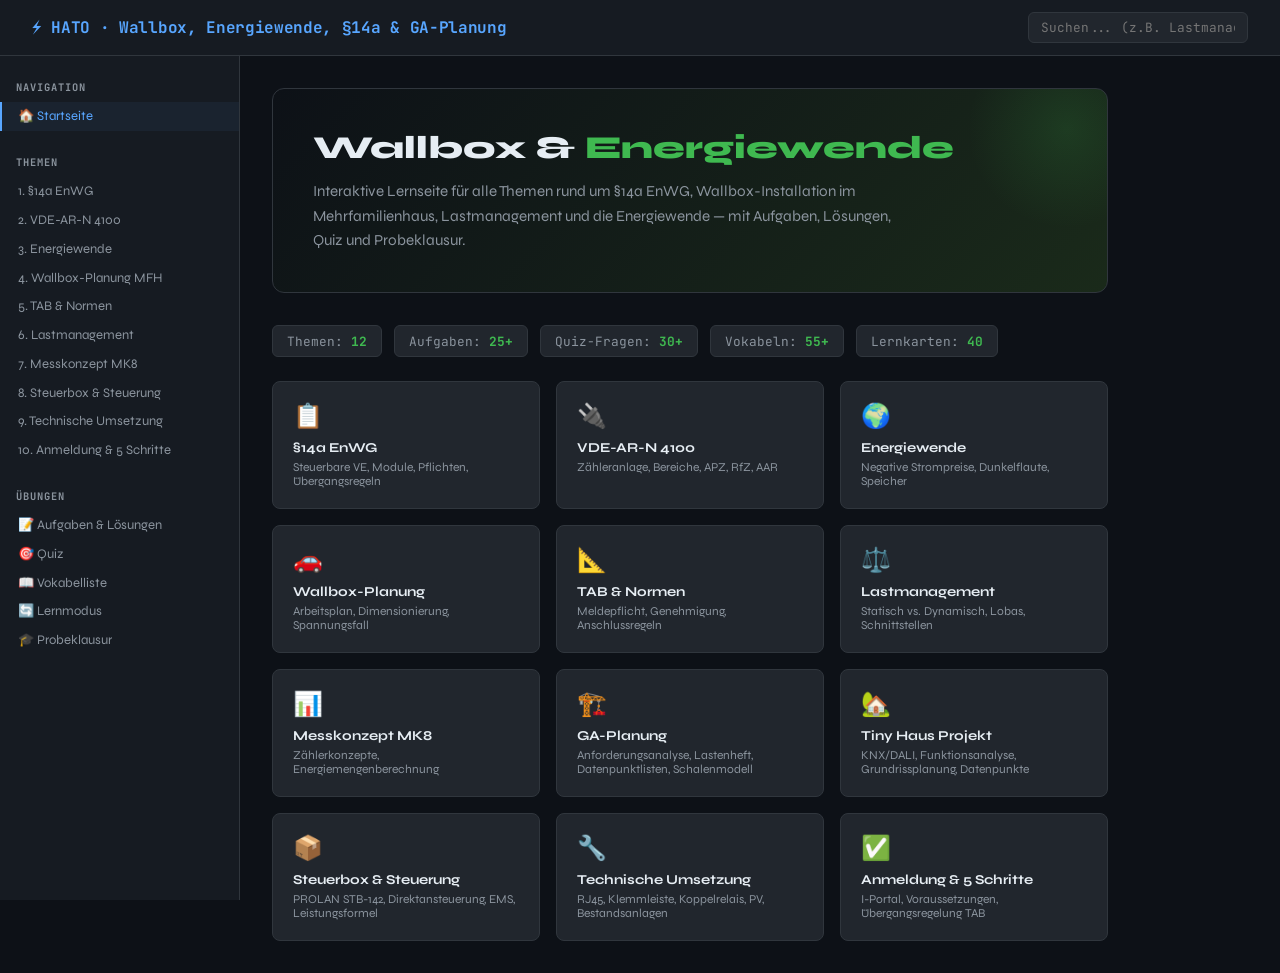
<file: New folder/1.Lernseite_Wallbox_Energiewende_5.html>
<!DOCTYPE html>
<html lang="de">
<head>
<meta charset="UTF-8">
<meta name="viewport" content="width=device-width, initial-scale=1.0">
<title>Lernseite: Wallbox, Energiewende & §14a EnWG</title>
<style>
@import url('https://fonts.googleapis.com/css2?family=JetBrains+Mono:wght@400;600;700&family=Syne:wght@400;600;700;800&display=swap');

:root {
  --bg: #0d1117;
  --bg2: #161b22;
  --bg3: #21262d;
  --border: #30363d;
  --text: #e6edf3;
  --text2: #8b949e;
  --accent: #58a6ff;
  --accent2: #3fb950;
  --warn: #f85149;
  --gold: #e3b341;
  --purple: #bc8cff;
  --teal: #39d353;
  --mono: 'JetBrains Mono', monospace;
  --sans: 'Syne', sans-serif;
}

*, *::before, *::after { box-sizing: border-box; margin: 0; padding: 0; }

body {
  background: var(--bg);
  color: var(--text);
  font-family: var(--sans);
  min-height: 100vh;
  overflow-x: hidden;
}

::-webkit-scrollbar { width: 6px; }
::-webkit-scrollbar-track { background: var(--bg); }
::-webkit-scrollbar-thumb { background: var(--border); border-radius: 3px; }

.site-header {
  background: var(--bg2);
  border-bottom: 1px solid var(--border);
  padding: 0 2rem;
  position: sticky;
  top: 0;
  z-index: 100;
  display: flex;
  align-items: center;
  justify-content: space-between;
  height: 56px;
}

.site-header h1 {
  font-size: 1rem;
  font-weight: 700;
  color: var(--accent);
  font-family: var(--mono);
  letter-spacing: -0.02em;
}

#searchInput {
  background: var(--bg3);
  border: 1px solid var(--border);
  border-radius: 6px;
  padding: 0.35rem 0.75rem;
  color: var(--text);
  font-family: var(--mono);
  font-size: 0.8rem;
  width: 220px;
  outline: none;
  transition: border-color 0.2s;
}
#searchInput:focus { border-color: var(--accent); }

.layout {
  display: grid;
  grid-template-columns: 240px 1fr;
  min-height: calc(100vh - 56px);
}

.sidebar {
  background: var(--bg2);
  border-right: 1px solid var(--border);
  padding: 1.5rem 0;
  position: sticky;
  top: 56px;
  height: calc(100vh - 56px);
  overflow-y: auto;
}

.sidebar-section { margin-bottom: 1.5rem; }

.sidebar-label {
  font-size: 0.65rem;
  font-weight: 700;
  text-transform: uppercase;
  letter-spacing: 0.1em;
  color: var(--text2);
  padding: 0 1rem;
  margin-bottom: 0.5rem;
  font-family: var(--mono);
}

.sidebar-link {
  display: block;
  padding: 0.4rem 1rem;
  color: var(--text2);
  text-decoration: none;
  font-size: 0.82rem;
  transition: all 0.15s;
  border-left: 2px solid transparent;
  cursor: pointer;
}
.sidebar-link:hover, .sidebar-link.active {
  color: var(--accent);
  background: rgba(88,166,255,0.06);
  border-left-color: var(--accent);
}

.main { padding: 2rem; max-width: 900px; }

.section { display: none; animation: fadeIn 0.3s ease; }
.section.active { display: block; }

@keyframes fadeIn {
  from { opacity: 0; transform: translateY(8px); }
  to { opacity: 1; transform: translateY(0); }
}

.hero {
  background: linear-gradient(135deg, #0d1117 0%, #1a2a1a 100%);
  border: 1px solid var(--border);
  border-radius: 12px;
  padding: 2.5rem;
  margin-bottom: 2rem;
  position: relative;
  overflow: hidden;
}
.hero::before {
  content: '';
  position: absolute;
  top: -60px; right: -60px;
  width: 200px; height: 200px;
  background: radial-gradient(circle, rgba(63,185,80,0.15) 0%, transparent 70%);
  border-radius: 50%;
}
.hero h2 { font-size: 2rem; font-weight: 800; line-height: 1.2; margin-bottom: 0.75rem; }
.hero h2 span { color: var(--accent2); }
.hero p { color: var(--text2); font-size: 0.95rem; max-width: 600px; line-height: 1.6; }

.topic-grid {
  display: grid;
  grid-template-columns: repeat(auto-fill, minmax(200px, 1fr));
  gap: 1rem;
  margin-top: 1.5rem;
}

.topic-card {
  background: var(--bg3);
  border: 1px solid var(--border);
  border-radius: 8px;
  padding: 1.25rem;
  cursor: pointer;
  transition: all 0.2s;
}
.topic-card:hover {
  border-color: var(--accent2);
  transform: translateY(-2px);
  box-shadow: 0 4px 20px rgba(63,185,80,0.15);
}
.topic-card .icon { font-size: 1.5rem; margin-bottom: 0.5rem; }
.topic-card h3 { font-size: 0.85rem; font-weight: 700; color: var(--text); }
.topic-card p { font-size: 0.75rem; color: var(--text2); margin-top: 0.25rem; }

.content-h2 {
  font-size: 1.4rem;
  font-weight: 800;
  color: var(--text);
  margin-bottom: 1rem;
  padding-bottom: 0.5rem;
  border-bottom: 1px solid var(--border);
  display: flex;
  align-items: center;
  gap: 0.5rem;
}

.content-h3 { font-size: 1rem; font-weight: 700; color: var(--accent); margin: 1.5rem 0 0.75rem; }

.content-p { color: var(--text2); font-size: 0.875rem; line-height: 1.7; margin-bottom: 0.75rem; }

.box {
  border-radius: 8px;
  padding: 1rem 1.25rem;
  margin: 1rem 0;
  font-size: 0.875rem;
  line-height: 1.6;
  border-left: 3px solid;
}
.box-info { background: rgba(88,166,255,0.08); border-color: var(--accent); color: #cdd9e5; }
.box-warn { background: rgba(248,81,73,0.08); border-color: var(--warn); color: #cdd9e5; }
.box-tip { background: rgba(63,185,80,0.08); border-color: var(--accent2); color: #cdd9e5; }
.box-gold { background: rgba(227,179,65,0.08); border-color: var(--gold); color: #cdd9e5; }

.box-title {
  font-weight: 700;
  margin-bottom: 0.4rem;
  font-family: var(--mono);
  font-size: 0.75rem;
  text-transform: uppercase;
  letter-spacing: 0.08em;
}

.tbl-wrap { overflow-x: auto; margin: 1rem 0; }
table { width: 100%; border-collapse: collapse; font-size: 0.82rem; font-family: var(--mono); }
th {
  background: var(--bg3);
  color: var(--accent);
  padding: 0.6rem 0.875rem;
  text-align: left;
  font-weight: 600;
  border-bottom: 1px solid var(--border);
  font-size: 0.75rem;
  text-transform: uppercase;
  letter-spacing: 0.05em;
}
td {
  padding: 0.55rem 0.875rem;
  border-bottom: 1px solid rgba(48,54,61,0.5);
  color: var(--text2);
  vertical-align: top;
}
tr:hover td { background: rgba(88,166,255,0.04); color: var(--text); }
td:first-child { color: var(--text); font-weight: 600; }

code {
  font-family: var(--mono);
  background: var(--bg3);
  border: 1px solid var(--border);
  border-radius: 4px;
  padding: 0.15rem 0.4rem;
  font-size: 0.82em;
  color: var(--teal);
}
pre {
  background: var(--bg3);
  border: 1px solid var(--border);
  border-radius: 8px;
  padding: 1rem;
  overflow-x: auto;
  font-family: var(--mono);
  font-size: 0.82rem;
  color: var(--teal);
  margin: 0.75rem 0;
  line-height: 1.6;
}

.accordion {
  border: 1px solid var(--border);
  border-radius: 8px;
  margin: 0.75rem 0;
  overflow: hidden;
}
.accordion-header {
  padding: 0.875rem 1.25rem;
  cursor: pointer;
  display: flex;
  justify-content: space-between;
  align-items: center;
  background: var(--bg3);
  font-size: 0.875rem;
  font-weight: 600;
  transition: background 0.15s;
  user-select: none;
}
.accordion-header:hover { background: rgba(88,166,255,0.1); }
.accordion-header .chevron { transition: transform 0.3s; color: var(--text2); font-size: 0.75rem; }
.accordion.open .chevron { transform: rotate(180deg); }
.accordion-body {
  display: none;
  padding: 1.25rem;
  border-top: 1px solid var(--border);
  font-size: 0.875rem;
  color: var(--text2);
  line-height: 1.7;
}
.accordion.open .accordion-body { display: block; }

.quiz-card {
  background: var(--bg3);
  border: 1px solid var(--border);
  border-radius: 8px;
  padding: 1.25rem;
  margin: 1.25rem 0;
}
.quiz-q { font-size: 0.9rem; font-weight: 600; margin-bottom: 1rem; line-height: 1.5; }
.quiz-q .q-num {
  display: inline-block;
  background: var(--accent2);
  color: var(--bg);
  border-radius: 4px;
  padding: 0.1rem 0.5rem;
  font-family: var(--mono);
  font-size: 0.75rem;
  font-weight: 700;
  margin-right: 0.5rem;
}
.quiz-options { display: flex; flex-direction: column; gap: 0.5rem; }
.quiz-opt {
  background: var(--bg2);
  border: 1px solid var(--border);
  border-radius: 6px;
  padding: 0.7rem 1rem;
  cursor: pointer;
  font-size: 0.85rem;
  transition: all 0.2s;
  text-align: left;
  color: var(--text);
}
.quiz-opt:hover { border-color: var(--accent2); background: rgba(63,185,80,0.08); }
.quiz-opt.correct { border-color: var(--accent2); background: rgba(63,185,80,0.12); color: var(--accent2); }
.quiz-opt.wrong { border-color: var(--warn); background: rgba(248,81,73,0.1); color: var(--warn); }
.quiz-opt.disabled { cursor: default; pointer-events: none; }

.quiz-feedback {
  display: none;
  margin-top: 0.875rem;
  padding: 0.875rem;
  border-radius: 6px;
  font-size: 0.82rem;
  line-height: 1.6;
}
.quiz-feedback.show { display: block; }
.quiz-feedback.correct { background: rgba(63,185,80,0.1); border: 1px solid rgba(63,185,80,0.3); }
.quiz-feedback.wrong { background: rgba(248,81,73,0.08); border: 1px solid rgba(248,81,73,0.25); }

.task-block { border: 1px solid var(--border); border-radius: 8px; margin: 1.5rem 0; overflow: hidden; }
.task-header {
  background: var(--bg3);
  padding: 1rem 1.25rem;
  display: flex;
  justify-content: space-between;
  align-items: center;
  cursor: pointer;
}
.task-header h3 { font-size: 0.9rem; font-weight: 700; color: var(--text); }
.task-pts {
  background: rgba(227,179,65,0.15);
  color: var(--gold);
  border-radius: 4px;
  padding: 0.2rem 0.6rem;
  font-size: 0.72rem;
  font-family: var(--mono);
  font-weight: 700;
}
.task-body { padding: 1.25rem; display: none; }
.task-question {
  background: rgba(88,166,255,0.05);
  border: 1px solid rgba(88,166,255,0.2);
  border-radius: 6px;
  padding: 1rem;
  margin-bottom: 1rem;
  font-size: 0.875rem;
  line-height: 1.6;
}
.show-answer-btn {
  background: var(--bg3);
  border: 1px solid var(--border);
  color: var(--accent);
  border-radius: 6px;
  padding: 0.5rem 1rem;
  cursor: pointer;
  font-size: 0.8rem;
  font-family: var(--mono);
  transition: all 0.2s;
  margin-bottom: 0.75rem;
}
.show-answer-btn:hover { background: rgba(88,166,255,0.1); border-color: var(--accent); }
.answer-block { display: none; }
.answer-block.visible { display: block; }
.answer-content {
  background: rgba(63,185,80,0.05);
  border: 1px solid rgba(63,185,80,0.2);
  border-radius: 6px;
  padding: 1rem;
  margin-bottom: 0.5rem;
  font-size: 0.85rem;
  line-height: 1.7;
  color: var(--text2);
}
.answer-content strong { color: var(--accent2); }
.formula {
  display: block;
  text-align: center;
  font-family: var(--mono);
  font-size: 1rem;
  color: var(--gold);
  margin: 0.75rem 0;
  padding: 0.5rem;
  background: var(--bg3);
  border-radius: 4px;
}

.vocab-grid {
  display: grid;
  grid-template-columns: repeat(auto-fill, minmax(280px, 1fr));
  gap: 1rem;
  margin: 1rem 0;
}
.vocab-item {
  background: var(--bg3);
  border: 1px solid var(--border);
  border-radius: 8px;
  padding: 1rem;
  transition: border-color 0.2s;
}
.vocab-item:hover { border-color: var(--accent2); }
.vocab-term { font-family: var(--mono); font-size: 0.9rem; font-weight: 700; color: var(--accent2); margin-bottom: 0.35rem; }
.vocab-def { font-size: 0.8rem; color: var(--text2); line-height: 1.5; margin-bottom: 0.5rem; }
.vocab-example { font-size: 0.75rem; color: var(--teal); font-family: var(--mono); padding: 0.3rem 0.5rem; background: rgba(57,211,83,0.07); border-radius: 4px; }
.vocab-trap { font-size: 0.75rem; color: var(--warn); margin-top: 0.4rem; padding: 0.3rem 0.5rem; background: rgba(248,81,73,0.07); border-radius: 4px; }

.learn-card {
  background: var(--bg2);
  border: 1px solid var(--border);
  border-radius: 12px;
  padding: 2rem;
  text-align: center;
  max-width: 600px;
  margin: 2rem auto;
}
.learn-q { font-size: 1.1rem; font-weight: 600; margin-bottom: 1.5rem; line-height: 1.5; }
.learn-a-btn {
  background: var(--bg3);
  border: 1px solid var(--border);
  color: var(--text);
  border-radius: 8px;
  padding: 0.75rem 1.5rem;
  cursor: pointer;
  font-size: 0.9rem;
  font-family: var(--sans);
  margin-bottom: 1rem;
  transition: all 0.2s;
}
.learn-a-btn:hover { border-color: var(--accent2); background: rgba(63,185,80,0.08); }
.learn-answer { display: none; padding: 1rem; background: var(--bg3); border-radius: 8px; margin: 1rem 0; font-size: 0.875rem; color: var(--text2); line-height: 1.6; text-align: left; }
.learn-answer.show { display: block; }
.learn-btns { display: flex; gap: 0.75rem; justify-content: center; flex-wrap: wrap; }
.learn-btn-know { background: rgba(63,185,80,0.15); border: 1px solid rgba(63,185,80,0.4); color: var(--accent2); border-radius: 6px; padding: 0.5rem 1.25rem; cursor: pointer; font-size: 0.82rem; font-family: var(--sans); transition: all 0.2s; }
.learn-btn-repeat { background: rgba(248,81,73,0.1); border: 1px solid rgba(248,81,73,0.35); color: var(--warn); border-radius: 6px; padding: 0.5rem 1.25rem; cursor: pointer; font-size: 0.82rem; font-family: var(--sans); transition: all 0.2s; }
.learn-progress { background: var(--border); border-radius: 4px; height: 4px; margin-bottom: 1.5rem; overflow: hidden; }
.learn-progress-bar { background: var(--accent2); height: 100%; transition: width 0.3s; }
.learn-counter { font-family: var(--mono); font-size: 0.75rem; color: var(--text2); margin-bottom: 1rem; }

.stats-row { display: flex; gap: 0.75rem; flex-wrap: wrap; margin-bottom: 1.5rem; }
.stat-badge {
  background: var(--bg3);
  border: 1px solid var(--border);
  border-radius: 6px;
  padding: 0.4rem 0.875rem;
  font-size: 0.8rem;
  color: var(--text2);
  font-family: var(--mono);
}
.stat-badge span { color: var(--accent2); font-weight: 700; }

/* PROBEKLAUSUR */
.pk-start-card { background: var(--bg2); border: 1px solid var(--border); border-radius: 12px; padding: 2rem; max-width: 600px; margin: 2rem auto; text-align: center; }
.pk-start-card h2 { font-size: 1.5rem; font-weight: 800; margin-bottom: 0.75rem; }
.pk-meta { display: flex; gap: 1rem; justify-content: center; flex-wrap: wrap; margin: 1.5rem 0; }
.pk-meta-item { background: var(--bg3); border: 1px solid var(--border); border-radius: 8px; padding: 0.75rem 1.25rem; font-family: var(--mono); font-size: 0.8rem; text-align: center; }
.pk-meta-item .pk-meta-val { font-size: 1.2rem; font-weight: 700; color: var(--gold); display: block; }
.pk-name-inp { width: 100%; background: var(--bg3); border: 1px solid var(--border); border-radius: 8px; padding: 0.6rem 1rem; color: var(--text); font-family: var(--sans); font-size: 0.9rem; outline: none; margin-bottom: 1rem; }
.pk-name-inp:focus { border-color: var(--accent2); }
.pk-start-btn { background: var(--accent2); color: var(--bg); border: none; border-radius: 8px; padding: 0.75rem 2rem; font-size: 1rem; font-weight: 700; font-family: var(--sans); cursor: pointer; transition: opacity 0.2s; }
.pk-start-btn:hover { opacity: 0.85; }
.pk-timer-bar { background: var(--bg2); border-bottom: 1px solid var(--border); padding: 0.75rem 1.5rem; display: flex; align-items: center; gap: 1rem; position: sticky; top: 56px; z-index: 90; }
.pk-timer-num { font-family: var(--mono); font-size: 1.2rem; font-weight: 700; color: var(--accent2); min-width: 70px; }
.pk-timer-num.warn { color: var(--gold); }
.pk-timer-num.danger { color: var(--warn); }
.pk-timer-track { flex: 1; background: var(--border); border-radius: 4px; height: 6px; overflow: hidden; }
.pk-timer-fill { background: var(--accent2); height: 100%; transition: width 1s linear; }
.pk-timer-fill.warn { background: var(--gold); }
.pk-timer-fill.danger { background: var(--warn); }
.pk-answered { font-family: var(--mono); font-size: 0.75rem; color: var(--text2); }
.pk-submit-btn { background: var(--warn); color: white; border: none; border-radius: 6px; padding: 0.4rem 1rem; font-size: 0.8rem; font-weight: 700; cursor: pointer; font-family: var(--sans); }
.pk-qnav { display: flex; flex-wrap: wrap; gap: 0.4rem; padding: 0.75rem 1.5rem; background: var(--bg3); border-bottom: 1px solid var(--border); }
.pk-qdot { width: 28px; height: 28px; border-radius: 6px; background: var(--bg2); border: 1px solid var(--border); display: flex; align-items: center; justify-content: center; font-family: var(--mono); font-size: 0.65rem; color: var(--text2); cursor: pointer; transition: all 0.15s; }
.pk-qdot.ans { background: rgba(88,166,255,0.15); border-color: var(--accent); color: var(--accent); }
.pk-qdot.ok { background: rgba(63,185,80,0.2); border-color: var(--accent2); color: var(--accent2); }
.pk-qdot.bad { background: rgba(248,81,73,0.15); border-color: var(--warn); color: var(--warn); }
.pk-exam-body { padding: 1.5rem; }
.pk-sec-hd { display: flex; justify-content: space-between; align-items: center; padding: 0.75rem 1rem; background: rgba(88,166,255,0.05); border: 1px solid rgba(88,166,255,0.15); border-radius: 8px; margin: 1.5rem 0 1rem; }
.pk-sec-hd h3 { font-size: 0.9rem; font-weight: 700; color: var(--accent); }
.pk-sec-hd .sp { font-family: var(--mono); font-size: 0.75rem; color: var(--gold); }
.pk-qcard { background: var(--bg3); border: 1px solid var(--border); border-radius: 8px; margin-bottom: 1rem; overflow: hidden; transition: border-color 0.2s; }
.pk-qcard.answered { border-color: rgba(88,166,255,0.4); }
.pk-qcard-head { padding: 1rem 1.25rem; display: flex; flex-wrap: wrap; align-items: flex-start; gap: 0.5rem; }
.pk-qnum { background: var(--bg2); border: 1px solid var(--border); border-radius: 4px; font-family: var(--mono); font-size: 0.72rem; font-weight: 700; color: var(--text2); padding: 0.1rem 0.45rem; white-space: nowrap; }
.pk-qtype { border-radius: 4px; font-family: var(--mono); font-size: 0.68rem; font-weight: 700; padding: 0.1rem 0.45rem; white-space: nowrap; }
.pk-qtype.mc { background: rgba(188,140,255,0.15); color: var(--purple); }
.pk-qtype.rc { background: rgba(227,179,65,0.15); color: var(--gold); }
.pk-qtext { flex: 1; font-size: 0.875rem; font-weight: 600; line-height: 1.5; white-space: pre-line; }
.pk-qpts { font-family: var(--mono); font-size: 0.72rem; color: var(--gold); white-space: nowrap; }
.pk-qbody { padding: 0.75rem 1.25rem 1.25rem; border-top: 1px solid var(--border); }
.pk-opts { display: flex; flex-direction: column; gap: 0.5rem; }
.pk-opt { background: var(--bg2); border: 1px solid var(--border); border-radius: 6px; padding: 0.65rem 1rem; cursor: pointer; font-size: 0.85rem; transition: all 0.15s; display: flex; align-items: flex-start; gap: 0.75rem; }
.pk-opt:hover { border-color: var(--accent); background: rgba(88,166,255,0.06); }
.pk-opt.sel { border-color: var(--accent); background: rgba(88,166,255,0.1); color: var(--text); }
.pk-ok { font-family: var(--mono); font-weight: 700; font-size: 0.75rem; color: var(--text2); min-width: 16px; padding-top: 1px; }
.pk-calc-area { display: flex; flex-direction: column; gap: 0.75rem; }
.pk-calc-f { display: flex; flex-direction: column; gap: 0.25rem; }
.pk-calc-lbl { font-family: var(--mono); font-size: 0.75rem; color: var(--text2); text-transform: uppercase; letter-spacing: 0.06em; }
.pk-calc-inp { background: var(--bg2); border: 1px solid var(--border); border-radius: 6px; padding: 0.5rem 0.75rem; color: var(--text); font-family: var(--mono); font-size: 0.875rem; outline: none; transition: border-color 0.2s; }
.pk-calc-inp:focus { border-color: var(--accent); }
.pk-calc-hint { font-size: 0.72rem; color: var(--text2); }
.pk-modal { display: none; position: fixed; inset: 0; background: rgba(13,17,23,0.85); z-index: 200; align-items: center; justify-content: center; }
.pk-modal.show { display: flex; }
.pk-modal-box { background: var(--bg2); border: 1px solid var(--border); border-radius: 12px; padding: 2rem; max-width: 420px; width: 90%; text-align: center; }
.pk-modal-box h3 { font-size: 1.25rem; font-weight: 800; margin-bottom: 0.75rem; }
.pk-modal-box p { font-size: 0.875rem; color: var(--text2); margin-bottom: 1.5rem; line-height: 1.6; }
.pk-modal-btns { display: flex; gap: 0.75rem; justify-content: center; flex-wrap: wrap; }
.pk-modal-ok { background: var(--warn); color: white; border: none; border-radius: 6px; padding: 0.6rem 1.5rem; font-size: 0.875rem; font-weight: 700; cursor: pointer; font-family: var(--sans); }
.pk-modal-cancel { background: var(--bg3); border: 1px solid var(--border); color: var(--text); border-radius: 6px; padding: 0.6rem 1.5rem; font-size: 0.875rem; cursor: pointer; font-family: var(--sans); }
.pk-result-hero { border-radius: 12px; padding: 2rem; text-align: center; margin-bottom: 1.5rem; border: 1px solid; }
.pk-result-hero.pass { background: rgba(63,185,80,0.08); border-color: rgba(63,185,80,0.3); }
.pk-result-hero.fail { background: rgba(248,81,73,0.08); border-color: rgba(248,81,73,0.25); }
.pk-rpts { font-size: 2.5rem; font-weight: 800; font-family: var(--mono); margin-bottom: 0.5rem; }
.pk-rpts.pass { color: var(--accent2); }
.pk-rpts.fail { color: var(--warn); }
.pk-rgrade { font-size: 1rem; font-weight: 700; color: var(--gold); margin-bottom: 0.25rem; }
.pk-rmsg { font-size: 0.875rem; color: var(--text2); margin-bottom: 0.5rem; }
.pk-rname { font-family: var(--mono); font-size: 0.75rem; color: var(--text2); }
.pk-rgrid { display: flex; gap: 1rem; flex-wrap: wrap; margin-bottom: 1.5rem; }
.pk-rchip { background: var(--bg3); border: 1px solid var(--border); border-radius: 8px; padding: 0.75rem 1.25rem; flex: 1; min-width: 100px; text-align: center; }
.pk-rchip-n { font-size: 1.25rem; font-weight: 700; font-family: var(--mono); color: var(--text); }
.pk-rchip-l { font-size: 0.7rem; color: var(--text2); font-family: var(--mono); text-transform: uppercase; }
.pk-sec-res { background: var(--bg3); border: 1px solid var(--border); border-radius: 8px; margin-bottom: 1rem; overflow: hidden; }
.pk-sec-res-hd { display: flex; justify-content: space-between; align-items: center; padding: 0.875rem 1.25rem; background: var(--bg2); border-bottom: 1px solid var(--border); }
.pk-sec-res-hd h3 { font-size: 0.875rem; font-weight: 700; color: var(--text); }
.pk-sec-res-score { font-family: var(--mono); font-size: 0.875rem; font-weight: 700; }
.pk-qr-item { padding: 0.875rem 1.25rem; border-bottom: 1px solid var(--border); }
.pk-qr-item:last-child { border-bottom: none; }
.pk-qr-row { display: flex; align-items: flex-start; gap: 0.75rem; margin-bottom: 0.5rem; }
.pk-qr-ico { width: 22px; height: 22px; border-radius: 4px; display: flex; align-items: center; justify-content: center; font-size: 0.75rem; font-weight: 700; flex-shrink: 0; }
.pk-qr-ico.ok { background: rgba(63,185,80,0.2); color: var(--accent2); }
.pk-qr-ico.bad { background: rgba(248,81,73,0.15); color: var(--warn); }
.pk-qr-ico.partial { background: rgba(227,179,65,0.15); color: var(--gold); }
.pk-qr-txt { font-size: 0.82rem; color: var(--text2); flex: 1; line-height: 1.4; }
.pk-qr-pts { font-family: var(--mono); font-size: 0.72rem; color: var(--gold); margin-left: 0.5rem; }
.pk-qr-ans { font-size: 0.8rem; margin: 0.35rem 0 0.35rem 2.5rem; font-family: var(--mono); line-height: 1.5; }
.pk-qr-yours { color: var(--warn); }
.pk-qr-right { color: var(--accent2); }
.pk-qr-exp { font-size: 0.78rem; color: var(--text2); background: rgba(88,166,255,0.04); border-left: 2px solid var(--accent); padding: 0.5rem 0.75rem; border-radius: 0 4px 4px 0; margin: 0.5rem 0 0; line-height: 1.6; }
.pk-retry-btn { display: block; width: 100%; background: var(--bg3); border: 1px solid var(--border); color: var(--accent); border-radius: 8px; padding: 0.875rem; font-size: 0.9rem; font-weight: 700; cursor: pointer; font-family: var(--sans); margin-top: 1.5rem; transition: all 0.2s; }
.pk-retry-btn:hover { border-color: var(--accent); background: rgba(88,166,255,0.08); }

ul.content-list { padding-left: 1.25rem; margin: 0.5rem 0 0.75rem; }
ul.content-list li { color: var(--text2); font-size: 0.875rem; line-height: 1.7; margin-bottom: 0.2rem; }
ul.content-list li strong { color: var(--text); }

.step-list { counter-reset: step; margin: 0.75rem 0; }
.step-item { display: flex; gap: 0.875rem; align-items: flex-start; margin-bottom: 0.75rem; }
.step-num { background: var(--accent2); color: var(--bg); border-radius: 50%; width: 24px; height: 24px; display: flex; align-items: center; justify-content: center; font-family: var(--mono); font-size: 0.75rem; font-weight: 700; flex-shrink: 0; margin-top: 1px; }
.step-txt { font-size: 0.875rem; color: var(--text2); line-height: 1.6; flex: 1; }
.step-txt strong { color: var(--text); }

.formula-big { background: var(--bg3); border: 1px solid var(--border); border-radius: 8px; padding: 1.25rem; margin: 1rem 0; text-align: center; }
.formula-big .f-label { font-family: var(--mono); font-size: 0.7rem; text-transform: uppercase; letter-spacing: 0.1em; color: var(--text2); margin-bottom: 0.5rem; }
.formula-big .f-eq { font-family: var(--mono); font-size: 1.1rem; color: var(--gold); }

.tag { display: inline-block; border-radius: 4px; padding: 0.1rem 0.45rem; font-family: var(--mono); font-size: 0.7rem; font-weight: 700; margin-right: 0.3rem; }
.tag-green { background: rgba(63,185,80,0.15); color: var(--accent2); }
.tag-blue { background: rgba(88,166,255,0.15); color: var(--accent); }
.tag-warn { background: rgba(248,81,73,0.15); color: var(--warn); }
.tag-gold { background: rgba(227,179,65,0.15); color: var(--gold); }
</style>
</head>
<body>

<header class="site-header">
  <h1>⚡ HATO · Wallbox, Energiewende, §14a &amp; GA-Planung</h1>
  <div>
    <input type="text" id="searchInput" placeholder="Suchen... (z.B. Lastmanagement, §14a)" oninput="doSearch(this.value)">
  </div>
</header>

<div class="layout">
  <nav class="sidebar">
    <div class="sidebar-section">
      <div class="sidebar-label">Navigation</div>
      <span class="sidebar-link active" onclick="showSection('home')">🏠 Startseite</span>
    </div>
    <div class="sidebar-section">
      <div class="sidebar-label">Themen</div>
      <span class="sidebar-link" onclick="showSection('p14a')">1. §14a EnWG</span>
      <span class="sidebar-link" onclick="showSection('vde4100')">2. VDE-AR-N 4100</span>
      <span class="sidebar-link" onclick="showSection('energiewende')">3. Energiewende</span>
      <span class="sidebar-link" onclick="showSection('wallbox')">4. Wallbox-Planung MFH</span>
      <span class="sidebar-link" onclick="showSection('tab')">5. TAB &amp; Normen</span>
      <span class="sidebar-link" onclick="showSection('lastmanagement')">6. Lastmanagement</span>
      <span class="sidebar-link" onclick="showSection('messkonzept')">7. Messkonzept MK8</span>
      <span class="sidebar-link" onclick="showSection('steuerbox')">8. Steuerbox & Steuerung</span>
      <span class="sidebar-link" onclick="showSection('tech_umsetzung')">9. Technische Umsetzung</span>
      <span class="sidebar-link" onclick="showSection('anmeldung')">10. Anmeldung & 5 Schritte</span>
    </div>
    <div class="sidebar-section">
      <div class="sidebar-label">Übungen</div>
      <span class="sidebar-link" onclick="showSection('aufgaben')">📝 Aufgaben &amp; Lösungen</span>
      <span class="sidebar-link" onclick="showSection('quiz')">🎯 Quiz</span>
      <span class="sidebar-link" onclick="showSection('vokabel')">📖 Vokabelliste</span>
      <span class="sidebar-link" onclick="showSection('lernmodus')">🔄 Lernmodus</span>
      <span class="sidebar-link" onclick="showSection('probeklausur')">🎓 Probeklausur</span>
    </div>
  </nav>

  <main class="main" id="mainContent">

    <!-- HOME -->
    <div id="home" class="section active">
      <div class="hero">
        <h2>Wallbox &amp; <span>Energiewende</span></h2>
        <p>Interaktive Lernseite für alle Themen rund um §14a EnWG, Wallbox-Installation im Mehrfamilienhaus, Lastmanagement und die Energiewende — mit Aufgaben, Lösungen, Quiz und Probeklausur.</p>
      </div>

      <div class="stats-row">
        <div class="stat-badge">Themen: <span>12</span></div>
        <div class="stat-badge">Aufgaben: <span>25+</span></div>
        <div class="stat-badge">Quiz-Fragen: <span>30+</span></div>
        <div class="stat-badge">Vokabeln: <span>55+</span></div>
        <div class="stat-badge">Lernkarten: <span>40</span></div>
      </div>

      <div class="topic-grid">
        <div class="topic-card" onclick="showSection('p14a')">
          <div class="icon">📋</div>
          <h3>§14a EnWG</h3>
          <p>Steuerbare VE, Module, Pflichten, Übergangsregeln</p>
        </div>
        <div class="topic-card" onclick="showSection('vde4100')">
          <div class="icon">🔌</div>
          <h3>VDE-AR-N 4100</h3>
          <p>Zähleranlage, Bereiche, APZ, RfZ, AAR</p>
        </div>
        <div class="topic-card" onclick="showSection('energiewende')">
          <div class="icon">🌍</div>
          <h3>Energiewende</h3>
          <p>Negative Strompreise, Dunkelflaute, Speicher</p>
        </div>
        <div class="topic-card" onclick="showSection('wallbox')">
          <div class="icon">🚗</div>
          <h3>Wallbox-Planung</h3>
          <p>Arbeitsplan, Dimensionierung, Spannungsfall</p>
        </div>
        <div class="topic-card" onclick="showSection('tab')">
          <div class="icon">📐</div>
          <h3>TAB &amp; Normen</h3>
          <p>Meldepflicht, Genehmigung, Anschlussregeln</p>
        </div>
        <div class="topic-card" onclick="showSection('lastmanagement')">
          <div class="icon">⚖️</div>
          <h3>Lastmanagement</h3>
          <p>Statisch vs. Dynamisch, Lobas, Schnittstellen</p>
        </div>
        <div class="topic-card" onclick="showSection('messkonzept')">
          <div class="icon">📊</div>
          <h3>Messkonzept MK8</h3>
          <p>Zählerkonzepte, Energiemengenberechnung</p>
        </div>
        <div class="topic-card" onclick="showSection('ga_planung')">
          <div class="icon">🏗️</div>
          <h3>GA-Planung</h3>
          <p>Anforderungsanalyse, Lastenheft, Datenpunktlisten, Schalenmodell</p>
        </div>
        <div class="topic-card" onclick="showSection('tinyhaus')">
          <div class="icon">🏡</div>
          <h3>Tiny Haus Projekt</h3>
          <p>KNX/DALI, Funktionsanalyse, Grundrissplanung, Datenpunkte</p>
        </div>
        <div class="topic-card" onclick="showSection('steuerbox')">
          <div class="icon">📦</div>
          <h3>Steuerbox & Steuerung</h3>
          <p>PROLAN STB-142, Direktansteuerung, EMS, Leistungsformel</p>
        </div>
        <div class="topic-card" onclick="showSection('tech_umsetzung')">
          <div class="icon">🔧</div>
          <h3>Technische Umsetzung</h3>
          <p>RJ45, Klemmleiste, Koppelrelais, PV, Bestandsanlagen</p>
        </div>
        <div class="topic-card" onclick="showSection('anmeldung')">
          <div class="icon">✅</div>
          <h3>Anmeldung &amp; 5 Schritte</h3>
          <p>I-Portal, Voraussetzungen, Übergangsregelung TAB</p>
        </div>
      </div>
    </div>

    <!-- §14a EnWG -->
    <div id="p14a" class="section">
      <div class="content-h2">📋 §14a EnWG — Steuerbare Verbrauchseinrichtungen</div>

      <div class="box box-info">
        <div class="box-title">ℹ️ Grundprinzip</div>
        §14a EnWG verpflichtet Netzbetreiber, steuerbare Verbrauchseinrichtungen (SteuVE) anzuschließen und gibt Betreibern im Gegenzug <strong>reduzierte Netzentgelte</strong> — vorausgesetzt, die Anlage ist steuerbar.
      </div>

      <div class="content-h3">1. Was sind Steuerbare Verbrauchseinrichtungen?</div>
      <ul class="content-list">
        <li><strong>Nicht öffentlich zugängliche Ladepunkte für Elektrofahrzeuge</strong> (private Wallboxen)</li>
        <li><strong>Wärmepumpen</strong> unter Einbeziehung etwaiger Zusatz-Heizvorrichtungen</li>
        <li><strong>Anlagen zur Erzeugung von Raumkälte</strong> (Klimaanlagen)</li>
        <li><strong>Anlagen zur Speicherung elektrischer Energie</strong> (Batteriespeicher)</li>
      </ul>

      <div class="box box-warn">
        <div class="box-title">⚠️ Prüfungsfalle</div>
        Nur <strong>nicht öffentliche</strong> Ladepunkte fallen unter §14a. Öffentliche Ladesäulen auf Parkplätzen oder Tankstellen gehören nicht dazu!
      </div>

      <div class="content-h3">2. Steuerungsvarianten</div>
      <div class="tbl-wrap">
        <table>
          <tr><th>#</th><th>Variante</th><th>Wie funktioniert es?</th></tr>
          <tr><td>1</td><td>Direktsteuerung</td><td>Gilt für alle im System eingebundenen Verbrauchseinrichtungen. Der Netzbetreiber sendet direkt ein Steuersignal.</td></tr>
          <tr><td>2</td><td>Energiemanagementsystem (EMS / Lastmanagement)</td><td>Leistungsbegrenzung erfolgt über ein Steuerbefehls an das EMS oder LM-System. Das EMS verteilt intern die verfügbare Leistung.</td></tr>
        </table>
      </div>

      <div class="content-h3">3. Vorteile der Einbindung eines EMS</div>
      <div class="box box-tip">
        <div class="box-title">💡 Vorteil</div>
        Bei eigener Erzeugungsleistung (z.B. PV-Anlage) kann <strong>trotz Reduzierung aus dem Netz</strong> die Anlage mit entsprechend geringeren Leistungseinbußen weiterbetrieben werden. Das EMS priorisiert den Eigenverbrauch und puffert Netzreduktionen intelligent.
      </div>

      <div class="content-h3">4. Die drei Module für reduzierte Netzentgelte</div>
      <div class="tbl-wrap">
        <table>
          <tr><th>Merkmal</th><th>Modul 1 (Standard)</th><th>Modul 2</th><th>Modul 3 (opt. zu Modul 1)</th></tr>
          <tr><td>Gültigkeit ab</td><td>01.01.2024</td><td>01.01.2024</td><td>01.04.2025</td></tr>
          <tr><td>Netzentgelt</td><td>Pauschale Reduzierung (nicht unter 0 €/Jahr)</td><td>Reduzierung des Netzentgelt-Arbeitspreises um 60%</td><td>Zeitvariable Netzentgelte</td></tr>
          <tr><td>Messaufbau</td><td>Gemeinsame Verbrauchsmessung. Getrennte möglich.</td><td>Getrennte Verbrauchsmessung notwendig</td><td>Gemeinsame Verbrauchsmessung. Getrennte möglich.</td></tr>
          <tr><td>Zählerplatz</td><td>Platz für SteuVE im Zählerschrank ggf. vorzuhalten</td><td>Separater Zählerpunkt für SteuVE erforderlich</td><td>Platz für SteuVE im Zählerschrank ggf. vorzuhalten</td></tr>
        </table>
      </div>

      <div class="content-h3">5. Pflichten</div>
      <div class="tbl-wrap">
        <table>
          <tr><th>Partei</th><th>Pflichten</th></tr>
          <tr><td>Netzbetreiber</td><td>Darf Netzanschluss <strong>nicht ablehnen</strong>. Darf Steuerung nur zur Verhinderung oder Behebung einer konkreten Gefährdung oder Störung im lokalen Netz einsetzen.</td></tr>
          <tr><td>Verbraucher / Kunde</td><td>Muss der <strong>Steuerbarkeit zustimmen</strong>. Steuerbare Verbrauchseinrichtung muss mit den notwendigen technischen Einrichtungen ausgestattet werden (Schnittstelle, FNN-Steuerbox o.ä.).</td></tr>
        </table>
      </div>

      <div class="content-h3">6. Übergangsregelungen</div>
      <ul class="content-list">
        <li><strong>Bestandsanlagen MIT bestehender §14a-Vereinbarung</strong> (vor 2024 bereits als steuerbar angemeldet) müssen bis zum <code>31.12.2028</code> auf das neue Modell umgestellt werden.</li>
        <li><strong>Bestandsanlagen OHNE jegliche §14a-Vereinbarung</strong> (vor 2024 ganz ohne Steuerung betrieben) haben <strong>Bestandsschutz</strong> — sie müssen gar nichts tun und bleiben wie gehabt. Sie erhalten jedoch <em>keine</em> reduzierten Netzentgelte.</li>
      </ul>
    </div>

    <!-- VDE-AR-N 4100 -->
    <div id="vde4100" class="section">
      <div class="content-h2">🔌 VDE-AR-N 4100 — Zähleranlage</div>

      <div class="content-p">Die VDE-AR-N 4100 regelt den Aufbau von Zähleranlagen in Gebäuden. Sie definiert klar getrennte Bereiche mit unterschiedlichen Zuständigkeiten.</div>

      <div class="content-h3">Bereiche der Zähleranlage (Abb. 1)</div>
      <div class="tbl-wrap">
        <table>
          <tr><th>Nr.</th><th>Bezeichnung</th><th>Abkürzung</th></tr>
          <tr><td>1</td><td>Anlagenseitiger Anschlussraum</td><td>AAR</td></tr>
          <tr><td>2</td><td>Raum für Zusatzanwendungen</td><td>RfZ</td></tr>
          <tr><td>3</td><td>Zählerfeld</td><td>—</td></tr>
          <tr><td>4</td><td>Netzseitiger Anschlussraum</td><td>NAR</td></tr>
          <tr><td>5</td><td>Abschlusspunkt Zählerplatz</td><td>APZ</td></tr>
        </table>
      </div>

      <div class="content-h3">Raum für Zusatzanwendungen (RfZ) — Bereich 2</div>
      <div class="box box-gold">
        <div class="box-title">📦 Inhalt RfZ</div>
        Im RfZ werden <strong>alle erforderlichen Betriebsmittel des Netz- oder Messstellenbetreibers</strong> eingebaut:
        <ul class="content-list" style="margin-top:0.5rem">
          <li>Smart Meter Gateways (SMGW)</li>
          <li>Steuergeräte (FNN-Steuerbox)</li>
          <li>Sicherungsbox</li>
        </ul>
        <strong>Wichtig:</strong> Die optionale Kommunikationsanlage (OKK) endet im RfZ.
      </div>

      <div class="content-h3">Anlagenseitiger Anschlussraum (AAR) — Bereich 1</div>
      <div class="content-p">Im AAR dürfen folgende Betriebsmittel installiert werden:</div>
      <ul class="content-list">
        <li>Hauptleitungsabzweigklemmen</li>
        <li>Hauptschalter</li>
        <li>Frageberelais</li>
        <li>HAN-Schnittstellen (Home Area Network)</li>
        <li>FI/LS oder FI oder LS</li>
        <li>Überspannungsschutz</li>
      </ul>
      <div class="box box-warn">
        <div class="box-title">⚠️ Maximal-Stromkreise im AAR</div>
        Im Anlagenseitigen Anschlussraum dürfen <strong>maximal drei Wechselstromkreise</strong> angeschlossen werden — bis zu je <code>16 A</code> abgesichert.
      </div>

      <div class="content-h3">Spannungsversorgung des APZ</div>
      <div class="box box-info">
        <div class="box-title">ℹ️ Versorgungsweg</div>
        Die Spannungsversorgung für den <strong>Abschlusspunkt Zählerplatz (APZ)</strong> wird vom <strong>Netzseitigen Anschlussraum (NAR) zum APZ</strong> bereitgestellt.
      </div>

      <div class="content-h3">Merkhilfe: Wer darf wo?</div>
      <div class="tbl-wrap">
        <table>
          <tr><th>Bereich</th><th>Zuständigkeit</th><th>Zugang</th></tr>
          <tr><td>NAR (Bereich 4)</td><td>Netzbetreiber</td><td>Nur Netzbetreiber</td></tr>
          <tr><td>RfZ (Bereich 2)</td><td>Messstellenbetreiber</td><td>Netzbetreiber + Messstellenbetreiber</td></tr>
          <tr><td>Zählerfeld (Bereich 3)</td><td>Messstellenbetreiber</td><td>Zählermontage durch MSB</td></tr>
          <tr><td>AAR (Bereich 1)</td><td>Anlagenbetreiber / Elektriker</td><td>Elektrofachbetrieb</td></tr>
        </table>
      </div>
    </div>

    <!-- ENERGIEWENDE -->
    <div id="energiewende" class="section">
      <div class="content-h2">🌍 Energiewende — Hintergründe &amp; Konzepte</div>

      <div class="content-h3">1. Negative Strompreise in Deutschland</div>
      <div class="content-p">Negative Strompreise entstehen, wenn mehr Strom produziert wird als verbraucht werden kann. Gründe:</div>
      <ul class="content-list">
        <li>Überschuss an Strom durch PV und Windkraft bei gleichzeitig zu wenigen Abnehmern</li>
        <li>Ausbau erneuerbarer Energien ist schneller vorangeschritten als die vorhandene Infrastruktur (Netze, Speicher)</li>
        <li>Unflexible konventionelle Kraftwerke können nicht schnell genug abgeregelt werden</li>
        <li>Überschüssige Energie kann nicht abtransportiert werden, da die Nord-Süd-Verbindung nicht ausgebaut ist</li>
      </ul>

      <div class="content-h3">2. Flexibilisierung der Lasten</div>
      <div class="box box-tip">
        <div class="box-title">💡 Konzept</div>
        Strom soll möglichst <strong>dann verbraucht werden, wenn er auch produziert wird</strong> — also bei viel Solarstrom tagsüber oder bei starkem Wind. Dies erhöht die Gesamteffizienz des Systems erheblich.
        <br><br>
        <strong>Voraussetzungen:</strong> Smart Meter, Dynamische Stromtarife, steuerbare Verbrauchsgeräte (Waschmaschine, Wärmepumpe, Wallbox).
      </div>

      <div class="content-h3">3. PV-Anlage + Wärmepumpe / Wallbox</div>
      <div class="content-p">Strom von der eigenen PV-Anlage kann <strong>direkt</strong> für das Laden des Elektrofahrzeugs oder die Wärmepumpe genutzt werden — ohne Umweg über das Netz. Dies reduziert Netzbezug und Stromkosten.</div>

      <div class="content-h3">4. Negative Strompreise verhindern — §9 EEG</div>
      <div class="tbl-wrap">
        <table>
          <tr><th>Maßnahme</th><th>Erklärung</th></tr>
          <tr><td>Abregelung</td><td>Anlagen können bei Überproduktion gedrosselt oder abgeschaltet werden (§9 EEG Verpflichtung zur Fernsteuerbarkeit)</td></tr>
          <tr><td>Direktvermarktung</td><td>Statt fixer EEG-Vergütung wird Strom direkt an der Börse vermarktet</td></tr>
          <tr><td>Verpflichtung zur Fernsteuerbarkeit</td><td>Alle neuen Anlagen müssen steuerbar angeschlossen sein</td></tr>
          <tr><td>Lastverschiebung</td><td>Verbrauch (Wallbox, WP) zeitlich in Phasen hoher Erzeugung verschieben</td></tr>
        </table>
      </div>

      <div class="content-h3">5. Energiewende als energiepolitisches Projekt</div>
      <div class="content-p">Die Energiewende ist nicht nur technisch, sondern auch politisch: Es geht um <strong>Versorgungssicherheit</strong>, <strong>Einhaltung der Klimaziele</strong> und darum, dass Strompreise <strong>bezahlbar bleiben</strong>. Diese Ziele stehen teils in Konflikt miteinander und erfordern politische Entscheidungen.</div>

      <div class="content-h3">6. Stromgestehungskosten (Levelized Cost of Energy — LCOE)</div>
      <div class="tbl-wrap">
        <table>
          <tr><th>Erzeugungsart</th><th>Kosten je kWh</th><th>Trend</th></tr>
          <tr><td>Solar (PV)</td><td>sehr niedrig</td><td>⬇️ stark sinkend</td></tr>
          <tr><td>Wind (Onshore)</td><td>sehr niedrig</td><td>⬇️ sinkend</td></tr>
          <tr><td>Kohle</td><td>höher</td><td>➡️ stabil (+ CO₂-Preis)</td></tr>
          <tr><td>Atomkraft</td><td>sehr hoch (inkl. Rückbau/Lagerung)</td><td>⬆️ steigend</td></tr>
        </table>
      </div>
      <div class="content-p">Stromgestehungskosten = alle Kosten, die anfallen, um eine kWh Strom zu erzeugen (Investition, Betrieb, Brennstoff, Entsorgung).</div>

      <div class="content-h3">7. Stromzonen</div>
      <div class="content-p">Stromzonen sind Regionen mit unterschiedlichen Strompreisen. In Regionen mit viel Strom (z.B. Norden Deutschlands mit viel Wind) sind die Preise günstig, in Regionen mit wenig lokaler Erzeugung teurer. Deutschland wird aktuell als eine einzige Preiszone gehandelt — was zu Marktverzerrungen führt.</div>

      <div class="content-h3">8. Netzausbau</div>
      <div class="box box-warn">
        <div class="box-title">⚠️ Problem</div>
        Das Netz wurde für zentrale Großkraftwerke geplant. Heute gibt es <strong>Millionen kleine Erzeugungsanlagen</strong> (PV auf Dächern). Der Strom muss von <strong>Nord nach Süd</strong> transportiert werden — die Trassen fehlen noch weitgehend.
      </div>

      <div class="content-h3">9. Überschussenergie nutzen</div>
      <ul class="content-list">
        <li><strong>Batteriespeicher</strong> (Haus- und Netzebene)</li>
        <li><strong>Power-to-X</strong> — Überschussstrom → Wasserstoff, Wärme, synthetische Kraftstoffe</li>
        <li><strong>Elektroautos laden</strong> bei günstigen Preisen</li>
        <li><strong>Industrieprozesse verschieben</strong> in Zeiten hoher Erzeugung</li>
      </ul>

      <div class="content-h3">10. Kalte Dunkelflaute</div>
      <div class="box box-warn">
        <div class="box-title">❄️ Definition</div>
        Eine <strong>kalte Dunkelflaute</strong> ist ein Zeitraum, in dem:
        <ul class="content-list" style="margin-top:0.5rem">
          <li>Sehr hohe Stromnachfrage besteht (kalt → Heizen)</li>
          <li>Windstille herrscht (keine Windkraft)</li>
          <li>Bewölkter Himmel (keine PV-Erzeugung)</li>
        </ul>
        → Maximale Lastspitze trifft auf minimale erneuerbare Erzeugung.
      </div>
      <div class="content-p"><strong>Lösungsansätze:</strong> Stromimporte aus dem Ausland, Entladung von Großspeichern, steuerbare Backup-Kraftwerke (Wasserstoff-BHKW, Pumpspeicher).</div>

      <div class="content-h3">12. Nutzen von Energiespeichern</div>
      <div class="tbl-wrap">
        <table>
          <tr><th>Nutzen</th><th>Erklärung</th></tr>
          <tr><td>Pufferung</td><td>Überschüssigen Strom speichern und bei Bedarf wieder abgeben</td></tr>
          <tr><td>Eigenverbrauchserhöhung</td><td>PV-Strom wird abends/nachts selbst genutzt statt ins Netz eingespeist</td></tr>
          <tr><td>Netzentlastung</td><td>Weniger Einspeisespitzen, weniger Netzbedarf</td></tr>
          <tr><td>Notfallversorgung</td><td>Backup bei Netzausfall (je nach Systemauslegung)</td></tr>
        </table>
      </div>

      <div class="content-h3">13. Strompreis senken in 10 Jahren</div>
      <ul class="content-list">
        <li><strong>Massiver Ausbau erneuerbarer Energien</strong> (niedrige Gestehungskosten)</li>
        <li><strong>Bürokratie abbauen</strong> (schnellere Genehmigungen)</li>
        <li><strong>Netzausbau beschleunigen</strong> (Engpässe beseitigen)</li>
        <li>Abgaben und Steuern auf Strom reduzieren</li>
      </ul>
    </div>

    <!-- WALLBOX PLANUNG MFH -->
    <div id="wallbox" class="section">
      <div class="content-h2">🚗 Wallbox-Planung im Mehrfamilienhaus</div>

      <div class="box box-info">
        <div class="box-title">ℹ️ Aufgabe</div>
        4 Wallboxen (22 kW) in einem 4-Parteienhaus. Parkplätze 15 m von der Hauptverteilung entfernt. Wärmepumpe mit elektrischem Zusatzheizstab (3×C25), NH-Sicherung 125 A.
      </div>

      <div class="content-h3">1. Arbeitsplan (Phasen)</div>
      <div class="step-list">
        <div class="step-item"><div class="step-num">1</div><div class="step-txt"><strong>Planungsphase:</strong> Wo soll Wallbox hin? Macht dieser Ort Sinn? Welche Wallbox? Wie abgesichert? Welche Materialien? Leitungsverlegung planen.</div></div>
        <div class="step-item"><div class="step-num">2</div><div class="step-txt"><strong>Durchführungsphase:</strong> Leitungsweg ausbauen (Kanal &amp; Kuppardose), Wallbox anbringen, Leitung verlegen, neue Verdrahtung in UV, neue Sicherung anbringen, Leitung in UV auflegen, Leitung in Wallbox anklemmen, Spannung auf Wallbox geben.</div></div>
        <div class="step-item"><div class="step-num">3</div><div class="step-txt"><strong>Inbetriebnahme:</strong> Wallbox mit App einrichten, Wallbox testen mit Wallbox-Tester (ob alle Stufen funktionieren, wie Verriegeln der Box, wenn Auto lädt).</div></div>
        <div class="step-item"><div class="step-num">4</div><div class="step-txt"><strong>Übergabe:</strong> Kunden erklären was man gemacht hat, erklären wie man Wallbox verlegt.</div></div>
      </div>

      <div class="content-h3">2. Planungsbeachtungen</div>
      <ul class="content-list">
        <li>§14a EnWG: Wallboxen als SteuVE behandeln → Schnittstelle für Netzbetreiber vorsehen</li>
        <li>Wallboxen sind <strong>meldepflichtig</strong>, ab 11 kW <strong>genehmigungspflichtig</strong></li>
        <li>Ab 11 kW ist ein <strong>eigener Zählerplatz</strong> erforderlich</li>
        <li>Vermeidung von Überlast des Hausanschlusses → <strong>Lastmanagement</strong> (statisch oder dynamisch) erforderlich</li>
        <li>Eigener Stromkreis je Wallbox (3-phasig, 400 V)</li>
      </ul>

      <div class="content-h3">3. Leitungsdimensionierung — Zuleitung Wallboxen</div>

      <div class="box box-info">
        <div class="box-title">ℹ️ Gegebene Werte</div>
        P = 22 kW (eine Wallbox), U = 400 V (Drehstrom), l = 15 m, T = 25°C, max. Spannungsfall ΔU = 3% = 12 V
      </div>

      <div class="formula-big">
        <div class="f-label">Betriebsstrom</div>
        <div class="f-eq">I_B = P / (√3 × U) = 22.000 / (√3 × 400) = 31,8 A</div>
      </div>

      <div class="step-list">
        <div class="step-item"><div class="step-num">1</div><div class="step-txt">Betriebsstrom: <code>I_B = 22.000 / (√3 × 400) = 31,8 A</code></div></div>
        <div class="step-item"><div class="step-num">2</div><div class="step-txt">Temperaturkorrekturfaktor: T = 25°C → <code>f₁ = 1,06</code>; Verlegerart B2/D</div></div>
        <div class="step-item"><div class="step-num">3</div><div class="step-txt">Aus Tabelle: <code>6 mm²</code> → I_r = 34 A; mit Korrekturfaktor: I_N = 34 / 1,06 = <strong>32 A</strong></div></div>
        <div class="step-item"><div class="step-num">4</div><div class="step-txt">Bedingung prüfen: <code>I_B ≤ I_N ≤ I₂</code> → <strong>31,8 ≤ 32 ≤ 36 A ✓</strong></div></div>
        <div class="step-item"><div class="step-num">5</div><div class="step-txt">Spannungsfall prüfen: <code>ΔU = (√3 × l × I) / (36 × A) × 1 = (√3 × 15 × 32) / 36 = 2,6 V</code> → <strong>Passt! (2,6 V &lt; 12 V)</strong></div></div>
      </div>

      <div class="box box-tip">
        <div class="box-title">✅ Ergebnis</div>
        Zuleitung: <strong>6 mm² (NYM-J 5×6)</strong>, Absicherung: <strong>C32 A</strong>, Spannungsfall: <strong>2,6 V (0,65%) &lt; 3%</strong> — Bedingung erfüllt.
      </div>

      <div class="content-h3">Wichtige Planungsregel: §14a + Hausanschluss</div>
      <div class="content-p">Bei 4 Wallboxen à 22 kW = theoretisch 88 kW. Der Hausanschluss ist aber nur mit 125 A (ca. 86 kW) abgesichert — zuzüglich Wärmepumpe (3×C25 = 3×25 A). Ein <strong>Lastmanagement ist daher zwingend notwendig</strong>, um den Hausanschluss zu schützen.</div>
    </div>

    <!-- TAB & NORMEN -->
    <div id="tab" class="section">
      <div class="content-h2">📐 TAB — Technische Anschlussbedingungen für Wallboxen</div>

      <div class="content-h3">TAB-Vorgaben für mehrere Wallboxen im MFH</div>
      <div class="tbl-wrap">
        <table>
          <tr><th>#</th><th>TAB-Vorgabe</th><th>Details</th></tr>
          <tr><td>1</td><td>Meldepflicht &amp; Genehmigung</td><td>Jede Wallbox ab <code>3,7 kW</code> ist <strong>anmeldepflichtig</strong> (§19 NAV). Ab <code>&gt;11 kW (&gt;12 kVA)</code> ist zusätzlich eine ausdrückliche <strong>Genehmigung</strong> des Netzbetreibers erforderlich.</td></tr>
          <tr><td>2</td><td>§14a EnWG — Steuerbare VE</td><td>Wallboxen ab <code>4,2 kW</code> gelten als steuerbare VE und müssen netzdienlich steuerbar sein. Netzbetreiber kann Leistung auf min. 4,2 kW drosseln.</td></tr>
          <tr><td>3</td><td>Mindestleistungsgarantie</td><td>Auch bei Netzdrosselung wird stets <strong>mindestens 4,2 kW</strong> je Wallbox garantiert. Vollständige Abschaltung ist nicht erlaubt.</td></tr>
          <tr><td>4</td><td>Lastmanagement-Pflicht</td><td>Bei mehreren Wallboxen im MFH ist ein Lastmanagementsystem Pflicht zum Schutz des gemeinsamen Hausanschlusses.</td></tr>
          <tr><td>5</td><td>Eigener Zählerplatz</td><td>Genehmigungspflichtige Ladeeinrichtungen (≥ 11 kW) benötigen einen eigenen Zählerplatz mit SLS-Schalter.</td></tr>
          <tr><td>6</td><td>FI-Schutzschalter</td><td>Für jede Wallbox: FI Typ A EV oder Typ B (gemäß VDE-AR-N 4100).</td></tr>
          <tr><td>7</td><td>Steuerbarkeit / Smart Meter</td><td>Wallboxen müssen über Schnittstelle (Modbus, OCPP) steuerbar sein. Ab 2025/26 via intelligentes Messsystem (iMSys).</td></tr>
          <tr><td>8</td><td>Netzentgeltreduktion</td><td>Als Gegenleistung für Steuerbarkeit → reduzierte Netzentgelte nach §14a EnWG.</td></tr>
        </table>
      </div>

      <div class="box box-info">
        <div class="box-title">ℹ️ Grundsatz: Hausanschluss</div>
        Die Versorgung eines Grundstücks über einen gemeinsamen Hausanschluss ist zu bevorzugen. Mehrere separate Anschlüsse nur zulässig, wenn technisch nicht möglich.
      </div>

      <div class="content-h3">Installationsanforderungen (Zusammenfassung)</div>
      <ul class="content-list">
        <li>Wallbox fest montiert, über separaten 3-phasigen Stromkreis (400 V / 16–32 A) angeschlossen</li>
        <li>Absicherung mit Leitungsschutzschalter und FI Typ A EV oder Typ B</li>
        <li>Eigener Zählerplatz mit 50 A SLS je Wallbox (≥ 11 kW)</li>
        <li>Steuergeräteplatz für Netzbetreiber-Steuerung vorsehen</li>
        <li>Lastmanagementsystem für alle Ladepunkte gemeinsam installieren</li>
        <li>Anmeldung beim Netzbetreiber durch den Elektrofachbetrieb</li>
      </ul>
    </div>

    <!-- LASTMANAGEMENT -->
    <div id="lastmanagement" class="section">
      <div class="content-h2">⚖️ Lastmanagement — Statisch vs. Dynamisch</div>

      <div class="content-h3">Vergleich: Statisch vs. Dynamisch</div>
      <div class="tbl-wrap">
        <table>
          <tr><th>Merkmal</th><th>Statisches LM</th><th>Dynamisches LM</th></tr>
          <tr><td>Funktionsprinzip</td><td>Feste Leistungsobergrenze wird vorab eingestellt und gleichmäßig auf aktive Ladepunkte verteilt</td><td>Echtzeit-Messung am Hausanschluss; verfügbare Restleistung wird intelligent verteilt</td></tr>
          <tr><td>Messung nötig</td><td>Kein Energiezähler am Hausanschluss nötig</td><td>Energiezähler am Hausanschluss zwingend erforderlich</td></tr>
          <tr><td>Reaktion auf Schwankungen</td><td>Keine — Wert bleibt immer gleich</td><td>Automatische Anpassung in Sekunden</td></tr>
          <tr><td>Kommunikation</td><td>Einfach: Master-Slave oder App-Konfiguration</td><td>Komplex: Modbus TCP/RTU, OCPP, MQTT</td></tr>
          <tr><td>PV-Integration</td><td>Nicht möglich</td><td>Möglich — PV-Überschuss wird zum Laden genutzt</td></tr>
          <tr><td>Kosten</td><td>Günstig — wenig Hardware</td><td>Höhere Investition (Controller + Zähler + Software)</td></tr>
        </table>
      </div>

      <div class="content-h3">Statisches Lastmanagement</div>
      <div class="accordion">
        <div class="accordion-header" onclick="toggleAcc(this)">
          ✔ Vorteile <span class="chevron">▾</span>
        </div>
        <div class="accordion-body">
          <ul class="content-list">
            <li>Einfache Installation und Konfiguration</li>
            <li>Geringe Anschaffungskosten</li>
            <li>Keine zusätzliche Messtechnik am Hausanschluss nötig</li>
            <li>Wartungsarm — weniger Fehlerquellen</li>
            <li>Oft bereits in Wallboxen integriert</li>
          </ul>
        </div>
      </div>
      <div class="accordion">
        <div class="accordion-header" onclick="toggleAcc(this)">
          ✘ Nachteile <span class="chevron">▾</span>
        </div>
        <div class="accordion-body">
          <ul class="content-list">
            <li>Keine Echtzeit-Anpassung — Leistung immer fix</li>
            <li>Ungenutzte Kapazitäten bei niedrigem Hausverbrauch</li>
            <li>Hausanschluss wird nicht optimal genutzt</li>
            <li>Keine PV-Integration möglich</li>
            <li>Risiko der Überlastung bei ungünstigen Konstellationen</li>
          </ul>
        </div>
      </div>

      <div class="content-h3">Dynamisches Lastmanagement</div>
      <div class="accordion">
        <div class="accordion-header" onclick="toggleAcc(this)">
          ✔ Vorteile <span class="chevron">▾</span>
        </div>
        <div class="accordion-body">
          <ul class="content-list">
            <li>Optimale Ausnutzung der Anschlusskapazität</li>
            <li>Bis zu 60% schnelleres Laden gegenüber statischen Systemen</li>
            <li>PV-Überschussladen möglich — maximiert Eigenverbrauch</li>
            <li>Lastspitzen werden aktiv vermieden</li>
            <li>Skalierbar — weitere Wallboxen einfach integrierbar</li>
            <li>Priorisierung von Ladepunkten konfigurierbar</li>
          </ul>
        </div>
      </div>
      <div class="accordion">
        <div class="accordion-header" onclick="toggleAcc(this)">
          ✘ Nachteile <span class="chevron">▾</span>
        </div>
        <div class="accordion-body">
          <ul class="content-list">
            <li>Höhere Investitionskosten (Controller, Zähler, Software)</li>
            <li>Komplexere Installation und Inbetriebnahme</li>
            <li>Abhängigkeit von funktionierender Kommunikation</li>
            <li>Höherer Wartungsaufwand</li>
            <li>Bei cloudbasierter Lösung: laufende Betriebskosten</li>
          </ul>
        </div>
      </div>

      <div class="content-h3">Lobas (energielenker) — Schnittstellen</div>
      <div class="tbl-wrap">
        <table>
          <tr><th>Schnittstelle</th><th>Typ</th><th>Verwendung</th></tr>
          <tr><td>Modbus TCP</td><td>Netzwerk (LAN)</td><td>Anbindung von Stromzählern und Wallboxen über Ethernet/IP-Netzwerk</td></tr>
          <tr><td>Modbus RTU</td><td>Seriell (RS485)</td><td>Direktverbindung mit Stromzählern über 2-Draht-Bus</td></tr>
          <tr><td>OCPP</td><td>Netzwerk (LAN/WLAN)</td><td>Open Charge Point Protocol — Standard für Wallbox-Kommunikation</td></tr>
          <tr><td>MQTT</td><td>Netzwerk / Cloud</td><td>IoT-Protokoll für Cloud-Anbindung und Fernüberwachung</td></tr>
          <tr><td>Web-Interface</td><td>Browser (LAN)</td><td>Visualisierung und Konfiguration aller Parameter</td></tr>
        </table>
      </div>

      <div class="content-h3">Inbetriebnahme Lobas — Schritte</div>
      <div class="step-list">
        <div class="step-item"><div class="step-num">1</div><div class="step-txt"><strong>Netzwerk einrichten:</strong> Lobas-Hardware per LAN-Kabel einbinden, IP-Adresse vergeben (DHCP oder statisch).</div></div>
        <div class="step-item"><div class="step-num">2</div><div class="step-txt"><strong>Web-Interface aufrufen:</strong> Browser öffnen, IP-Adresse des Lobas eingeben, Ersteinrichtung starten.</div></div>
        <div class="step-item"><div class="step-num">3</div><div class="step-txt"><strong>Zähler konfigurieren:</strong> Protokoll wählen (Modbus TCP oder RTU), IP-Adresse/Slave-ID eingeben.</div></div>
        <div class="step-item"><div class="step-num">4</div><div class="step-txt"><strong>Wallboxen einbinden:</strong> Jede Wallbox über OCPP oder Modbus mit Lobas verbinden.</div></div>
        <div class="step-item"><div class="step-num">5</div><div class="step-txt"><strong>Leistungsgrenze festlegen:</strong> Maximale Gesamtleistung (P_max) des Hausanschlusses einstellen.</div></div>
        <div class="step-item"><div class="step-num">6</div><div class="step-txt"><strong>Regelparameter setzen:</strong> Mindestladeleistung, Priorisierung, PV-Überschussladen konfigurieren.</div></div>
        <div class="step-item"><div class="step-num">7</div><div class="step-txt"><strong>Test und Inbetriebnahme:</strong> Probeladen mit allen Fahrzeugen, Lastverhalten überwachen.</div></div>
      </div>

      <div class="content-h3">Funktionsprinzip Lobas</div>
      <pre>Zähler misst Gesamtverbrauch in Echtzeit (Wirkleistung je Phase)
    ↓
Lobas empfängt Messwerte via Modbus RTU (RS485) oder Modbus TCP (LAN)
    ↓
Lobas berechnet: P_verfügbar = P_max − P_Gebäude
    ↓
Lobas verteilt P_verfügbar dynamisch auf aktive Wallboxen
    ↓
Steigt Haushaltsverbrauch → Wallboxen werden gedrosselt
Sinkt Haushaltsverbrauch → Wallboxen erhalten mehr Leistung</pre>
    </div>

    <!-- MESSKONZEPT MK8 -->
    <div id="messkonzept" class="section">
      <div class="content-h2">📊 Messkonzept MK8</div>

      <div class="box box-tip">
        <div class="box-title">✅ Warum MK8?</div>
        MK8 (Erzeugungsanlage mit Haushalt und unterbrechbarer Verbrauchseinrichtung) passt für: PV + Speicher, Wärmepumpe, 4 Wohneinheiten mit je einer Wallbox. Es erfasst alle Anlagenkomponenten messtechnisch korrekt und ermöglicht korrekte Abrechnung und Steuerung nach §14a EnWG.
      </div>

      <div class="content-h3">Zähler-Zuordnung im MK8</div>
      <div class="tbl-wrap">
        <table>
          <tr><th>Anlage / Aufgabe</th><th>MK8 Zähler</th><th>Funktion</th></tr>
          <tr><td>PV-Anlage + Speicher</td><td>Z3 – Erzeugungszähler</td><td>Misst erzeugte Energie</td></tr>
          <tr><td>Wärmepumpe + Wallboxen</td><td>Z1B − Z2B</td><td>Unterbrechbare Verbrauchseinrichtungen</td></tr>
          <tr><td>4 Wohneinheiten (Haushalt)</td><td>Z2 – Haushaltszähler</td><td>Normaler Haushaltsverbrauch</td></tr>
          <tr><td>Netzbezug + Einspeisung</td><td>Z1 – Zweirichtungsmessung</td><td>Bezug und Lieferung am Hausanschluss</td></tr>
        </table>
      </div>

      <div class="content-h3">Energiemengenberechnung nach MK8</div>
      <pre>Entnahme unterbrechbare Verbrauchseinrichtung (Wallboxen/WP) = Z1B − Z2B
Entnahme Haushalt (4 Wohneinheiten)                            = Z2B
Einspeisung PV ins öffentliche Netz                            = Z1L
Selbstverbrauch PV                                              = Z3L − Z1L</pre>

      <div class="content-h3">MK8 vs. MK9 — Wann was wählen?</div>
      <div class="box box-gold">
        <div class="box-title">⚠️ Prüfungsrelevant — Beide können richtig sein!</div>
        Ob MK8 oder MK9 die bessere Wahl ist, hängt vom <strong>Geschäftsmodell</strong> ab:
        <ul class="content-list" style="margin-top:0.5rem">
          <li><strong>MK8</strong> → Eigentümer kontrolliert alles: Eine Abrechnungseinheit, Eigenverbrauchsoptimierung mit Lastmanagement. WP + Wallboxen = unterbrechbare VE.</li>
          <li><strong>MK9 (Selbstversorgergemeinschaft / Mieterstrom)</strong> → PV-Strom wird kaufmännisch an die Mieter verteilt/verkauft. Jeder Mieter hat einen eigenen Zählpunkt, die Wallbox ist dem jeweiligen Mieter zugeordnet.</li>
        </ul>
        Im 4-Parteienhaus mit je einer Wallbox pro Wohnung sind <strong>beide Konzepte technisch zulässig</strong> — die Wahl hängt davon ab, ob Mieterstrom betrieben wird oder nicht.
      </div>
      <div class="tbl-wrap">
        <table>
          <tr><th>Kriterium</th><th>MK8</th><th>MK9 (Mieterstrom)</th></tr>
          <tr><td>Wer profitiert vom PV-Strom?</td><td>Gebäudeeigentümer / zentral verwaltet</td><td>Einzelne Mieter direkt (kaufmännische Weitergabe)</td></tr>
          <tr><td>Abrechnungsmodell</td><td>Ein Stromliefervertrag für SteuVE + Haushalt</td><td>Separate Mieterstromtarife je Mieter</td></tr>
          <tr><td>Wallbox</td><td>Unterbrechbare Verbrauchseinrichtung (Z1B−Z2B)</td><td>Jede Wallbox am eigenen Mieterzähler</td></tr>
          <tr><td>Typischer Einsatz</td><td>Eigenverbrauchsoptimierung, Lastmanagement</td><td>Mieterstrom-Projekt, Selbstversorgergemeinschaft</td></tr>
          <tr><td>Bielefelder Netz Aufgabe (TAB Klasse)</td><td>✅ Gewählt — passt für Eigenverbrauch + Lastmanagement</td><td>✅ Auch möglich — wenn Mieterstrom-Modell vorliegt</td></tr>
        </table>
      </div>
      <div class="box box-info">
        <div class="box-title">ℹ️ Laut Lehrer</div>
        Für das MFH mit 4 Wallboxen (eine je Wohnung) + PV + Speicher + WP ist MK9 ebenfalls eine korrekte Antwort, wenn das Gebäude als <strong>Mieterstrom-Anlage / Selbstversorgergemeinschaft</strong> betrieben wird. In der Berufsschule-Aufgabe wurde MK8 gewählt, da dort Eigenverbrauchsoptimierung mit Lastmanagement im Vordergrund stand — aber beide Messkonzepte sind je nach Geschäftsmodell richtig.
      </div>

      <div class="content-h3">Schlüsselprinzip: Zwei separate Stromlieferverträge</div>
      <div class="content-p">Bei MK8 sind für den Bezug der unterbrechbaren Verbrauchseinrichtung (Wallboxen, WP) über Z1 und den Bezug des Haushalts Z2 <strong>zwei separate Stromlieferverträge</strong> zu vereinbaren. Der Bezug der unterbrechbaren VE wird über ein Tarifschaltgerät zu bekannten Abschaltzeiten unterbrochen.</div>
    </div>

    <!-- STEUERBOX & STEUERUNG -->
    <div id="steuerbox" class="section">
      <div class="content-h2">📦 Steuerbox &amp; Steuerungsprinzip</div>

      <div class="content-h3">Was muss gesteuert werden?</div>
      <div class="box box-info">
        <div class="box-title">ℹ️ Pflicht ab 01.01.2024</div>
        SteuVE mit <strong>&gt; 4,2 kW Anschlussleistung</strong>, die nach dem 01.01.2024 in Betrieb genommen wurden, müssen gemeldet und steuerbar sein. Der Netzbetreiber darf die Leistung auf <strong>mindestens 4,2 kW drosseln</strong> (Reduktionsgrenze), aber nie vollständig abschalten.
      </div>
      <ul class="content-list">
        <li><strong>Ladepunkte für Elektromobile</strong> — keine öffentlich zugänglichen Ladepunkte im Sinne des § 2 Nr. 5 LSV</li>
        <li><strong>Wärmepumpenheizungen</strong> inklusive der Zusatz- und Heizvorrichtungen (z.B. Heizstäbe)</li>
        <li><strong>Anlagen zur Raumkühlung</strong> (Klimaanlagen, fest installiert)</li>
        <li><strong>Stromspeicher</strong> (Heimspeicher, Batteriespeicher)</li>
      </ul>

      <div class="content-h3">Wie wird gesteuert? — 2 Varianten</div>
      <div class="tbl-wrap">
        <table>
          <tr><th>Variante</th><th>Bezeichnung</th><th>Funktionsweise</th><th>Gültig bis</th></tr>
          <tr><td>1</td><td>Netzorientierte Steuerung (ultima ratio)</td><td>Steuerung über die sogenannte <strong>Steuerbox</strong>, die mit dem intelligenten Messsystem (iMSys / Smart Meter Gateway) verbunden ist. Der Netzbetreiber sendet Dimmsignale über das SMGW an die Steuerbox.</td><td>Dauerhaft</td></tr>
          <tr><td>2</td><td>Präventive Steuerung</td><td>Steuerung erfolgt wie bisher über eine <strong>Schaltuhr</strong> (Zeitprogramm). Kein iMSys erforderlich, aber kein echtes Echtzeit-Dimmen möglich.</td><td>Bis max. <strong>31.12.2028</strong></td></tr>
        </table>
      </div>

      <div class="content-h3">Die Steuerbox (PROLAN STB-142)</div>
      <div class="box box-gold">
        <div class="box-title">📦 Steuerbox — Technische Daten</div>
        Die Steuerbox ist das zentrale Steuergerät für §14a-Anlagen. Sie wird vom Messstellenbetreiber im <strong>RfZ</strong> montiert und mit dem Smart Meter Gateway verbunden.
        <ul class="content-list" style="margin-top:0.5rem">
          <li>Typ: PROLAN STB-142</li>
          <li>Spannungsversorgung: 230 V, 50 Hz</li>
          <li>Schaltkontakte: S1, S2 (Schließer, W3/W4) — max. 250 V, 2 A</li>
          <li>Datenschnittstellen: Serial Port, Ethernet (untere Ansicht)</li>
          <li>Schutzgrad: IP30, Hutschienenmontage</li>
          <li>Besonderheit: Hat aktuell <strong>keinen Bestand</strong> beim Netzbetreiber — Einbau voraussichtlich <strong>ab 2026</strong> möglich</li>
        </ul>
      </div>

      <div class="content-h3">Direktansteuerung vs. Steuerung mittels EMS</div>
      <div class="tbl-wrap">
        <table>
          <tr><th>Merkmal</th><th>Direktansteuerung</th><th>Steuerung mittels EMS</th></tr>
          <tr><td>Prinzip</td><td>Jede SteuVE wird einzeln an die Steuerbox angeschlossen</td><td>Alle SteuVE werden an ein EMS angeschlossen, das EMS empfängt das Steuersignal</td></tr>
          <tr><td>Mehrere SteuVE</td><td>Evtl. zusätzliche Koppelrelais erforderlich</td><td>Mehrere SteuVE an ein EMS möglich — keine Zusatzmodule nötig</td></tr>
          <tr><td>Intelligente Steuerung</td><td>Nicht möglich — alle SteuVE werden gleich behandelt</td><td>Möglich — EMS kann Leistung intelligent verteilen</td></tr>
          <tr><td>PV-Integration</td><td>Nicht berücksichtigt</td><td>Erzeugungsanlage wird eingerechnet</td></tr>
        </table>
      </div>

      <div class="content-h3">Leistungsberechnung bei Direktansteuerung</div>
      <div class="box box-info">
        <div class="box-title">ℹ️ Formel — Mindestleistung bei mehreren SteuVE</div>
        Wenn mehrere SteuVE gleichzeitig gesteuert werden und eine Wärmepumpe dabei ist:<br>
        <span class="formula">P<sub>min</sub> = 0,4 × P<sub>Summe WP oder RK</sub></span>
        Bei Erzeugungsanlage: Die Leistung der Erzeugungsanlage wird bei Direktansteuerung <strong>nicht</strong> berücksichtigt.
      </div>
      <div class="tbl-wrap">
        <table>
          <tr><th>Szenario</th><th>Anlage</th><th>Steuerung auf</th></tr>
          <tr><td>Nur Ladepunkt (LP)</td><td>P<sub>LP</sub> = 11 kW</td><td>max. 4,2 kW</td></tr>
          <tr><td>Nur Wärmepumpe (WP)</td><td>P<sub>WP</sub> = 8 kW</td><td>max. 4,2 kW</td></tr>
          <tr><td>LP + WP zusammen</td><td>P<sub>LP</sub> = 11 kW, P<sub>WP</sub> = 8 kW, P<sub>SteuVE</sub> = 19 kW</td><td>jeweils max. 4,2 kW</td></tr>
          <tr><td>Nur große WP</td><td>P<sub>WP</sub> = 20 kW</td><td>P<sub>min</sub> = 0,4 × 20 = 8 kW</td></tr>
        </table>
      </div>

      <div class="content-h3">Leistungsberechnung mit EMS + Erzeugungsanlage</div>
      <div class="box box-tip">
        <div class="box-title">💡 EMS-Formel mit PEA</div>
        Beim EMS wird die momentane Leistung der Erzeugungsanlage (P<sub>EA</sub>) eingerechnet. Die zur Verfügung stehende Leistung ergibt sich aus:<br>
        <span class="formula">P<sub>verfügbar</sub> = P<sub>SteuVE</sub> − 4,2 kW + P<sub>EA</sub></span>
      </div>
      <div class="tbl-wrap">
        <table>
          <tr><th>P<sub>LP</sub></th><th>P<sub>EA</sub></th><th>P<sub>SteuVE</sub></th><th>P<sub>verfügbar</sub></th></tr>
          <tr><td>11 kW</td><td>5 kW*</td><td>11 kW</td><td>11 − 4,2 + 5 = <strong>11,8 kW → 9,2 kW netto</strong></td></tr>
          <tr><td>LP 11 kW + WP 8 kW</td><td>8 kW*</td><td>19 kW</td><td>19 − 4,2 + 8 = <strong>15,56 kW</strong></td></tr>
          <tr><td>LP 11 kW + SP 10 kW + WP 8 kW</td><td>30 kW*</td><td>29 kW</td><td>29 − 4,2 + 30 = <strong>29 kW</strong></td></tr>
          <tr><td>WP 20 kW</td><td>8 kW*</td><td>20 kW</td><td>20 − 4,2 + 8 = <strong>16 kW</strong></td></tr>
        </table>
      </div>
      <div class="content-p" style="font-size:0.75rem;color:var(--text2)">* = momentane Leistung der Erzeugungsanlage</div>

      <div class="content-h3">Angaben im I-Auftrag (Eingabemaske SteuVE)</div>
      <ul class="content-list">
        <li>Wird eine SteuVE hinter dem Zähler betrieben? Wenn ja, welche?</li>
        <li>Wird ein EMS hinter dem Zähler verwendet? Wenn ja, wird die Bezugsleistung nochmals abgefragt.</li>
        <li>Wird die Steuerbox durch den grundzuständigen MSB oder einen dritten MSB eingebaut?</li>
        <li>Welches Entgeltmodul wird verwendet? (Modul 1, 2 oder 3)</li>
      </ul>

      <div class="content-h3">Modulwechsel</div>
      <div class="box box-warn">
        <div class="box-title">⚠️ Wichtig: Technische Umsetzung zuerst!</div>
        Bei beiden Wegen (Online-Formular oder über Stromlieferanten) muss die <strong>technische Umsetzung in der Anlage vor der Änderung</strong> durchgeführt werden!
      </div>
      <ul class="content-list">
        <li>Kunde kann zukünftig auf westnetz.de/formulare/modulwechsel-formular.html ein Formular ausfüllen</li>
        <li>Oder: Wechsel über den Stromlieferanten direkt beantragen</li>
      </ul>
    </div>

    <!-- TECHNISCHE UMSETZUNG -->
    <div id="tech_umsetzung" class="section">
      <div class="content-h2">🔧 Technische Umsetzung — §14a Schnittstellen</div>

      <div class="content-h3">Neue TAB Niederspannung ab 01.09.2025</div>
      <div class="box box-warn">
        <div class="box-title">⚠️ Regelwerk-Änderung</div>
        Die neue TAB Niederspannung (01.09.2025) ersetzt die TAB vom 01.02.2025 und die „Technische Mindestanforderung steuerbare Verbrauchseinrichtungen". Anlagen, für die vor dem 01.09.2025 ein Netzanschlussbegehren gestellt wurde, dürfen bis zum <strong>01.03.2026</strong> noch nach der alten TAB vom 01.02.2025 umgesetzt werden.
      </div>

      <div class="content-h3">2 Arten der Steuerung (technisch)</div>
      <div class="tbl-wrap">
        <table>
          <tr><th>Art</th><th>Schnittstelle</th><th>Typische Anwendung</th></tr>
          <tr><td>Digital</td><td>RJ45-Buchse im AAR (EEBUS-Protokoll)</td><td>Wallboxen, EMS, moderne Wärmepumpen</td></tr>
          <tr><td>Analog</td><td>Steuersignal-Klemmleiste im AAR</td><td>Ältere Wärmepumpen, Anlagen ohne EEBUS</td></tr>
        </table>
      </div>

      <div class="content-h3">Digitale Schnittstelle — RJ45-Buchse im AAR</div>
      <ul class="content-list">
        <li>Anschluss direkt an die SteuVE — ausschließlich <strong>EEBUS</strong>-Protokoll</li>
        <li>Maximal <strong>vier Geräte</strong> per digitaler Schnittstelle mittels Switch möglich</li>
        <li>Anschluss an EMS — ebenfalls ausschließlich EEBUS</li>
        <li>RJ45-Buchse im AAR mit <strong>Hutschienenmontage</strong></li>
        <li>Bei EEBUS kann das <strong>Kundennetzwerk (HAN)</strong> vollumfänglich zur Signalübertragung genutzt werden</li>
      </ul>
      <div class="box box-warn">
        <div class="box-title">⚠️ Pflicht: Patchkabel ins RfZ!</div>
        Es muss aus der <strong>RJ45-Buchse im AAR</strong> eine Datenleitung (Patchkabel) in den <strong>RfZ geführt werden. Diese endet im RfZ mit einem RJ45-Stecker.</strong>
      </div>

      <div class="content-h3">Infos zur RJ45-Buchse</div>
      <div class="tbl-wrap">
        <table>
          <tr><th>Eigenschaft</th><th>Anforderung</th></tr>
          <tr><td>Zugänglichkeit</td><td>Unzugänglich für Endkunden (hinter der Abdeckung)</td></tr>
          <tr><td>Montage</td><td>Hutschienenmontage</td></tr>
          <tr><td>Kabelkategorie</td><td>Mindestens <strong>Cat 5E</strong></td></tr>
          <tr><td>Teilungseinheit</td><td>Maximal <strong>1 TE</strong></td></tr>
          <tr><td>Beschriftung</td><td>Die RJ45-Buchse ist mit <strong>„CLS"</strong> zu beschriften</td></tr>
          <tr><td>Patchkabel</td><td>Zusätzlich Patchkabel in das <strong>RfZ-Feld verlegen!</strong></td></tr>
        </table>
      </div>

      <div class="content-h3">Analoge Schnittstelle — Steuersignal-Klemmleiste</div>
      <ul class="content-list">
        <li>Im AAR ist eine <strong>Steuersignal-Klemmleiste</strong> gemäß TAB Niederspannung 01.09.2025 einzubauen</li>
        <li>Zusätzlich muss eine <strong>RJ45-Buchse im AAR</strong> und eine Datenleitung min. Cat 5 aus dieser RJ45-Buchse in den RfZ installiert werden</li>
      </ul>

      <div class="content-h3">Die Steuersignal-Klemmleiste (6-polig)</div>
      <div class="tbl-wrap">
        <table>
          <tr><th>Klemme</th><th>Bezeichnung</th><th>Funktion</th></tr>
          <tr><td>1</td><td>U<sub>NSM</sub></td><td>Spannungsanschluss Netzsicherheitsmanagement (NSM) / Erzeugungseinheit zur Steuerbox</td></tr>
          <tr><td>2</td><td>60%</td><td>Steuersignal zur Reduzierung der Wirkleistungseinspeisung auf 60%</td></tr>
          <tr><td>3</td><td>30%</td><td>Steuersignal zur Reduzierung der Wirkleistungseinspeisung auf 30%</td></tr>
          <tr><td>4</td><td>0%</td><td>Steuersignal zur Reduzierung der Wirkleistungseinspeisung auf 0%</td></tr>
          <tr><td>5</td><td>U<sub>SteuVE</sub></td><td>Spannungsanschluss von SteuVE zur Steuerbox</td></tr>
          <tr><td>6</td><td>SteuVE</td><td>Steuersignal zur steuerbaren Verbrauchseinrichtung</td></tr>
        </table>
      </div>
      <div class="content-p">Leitungsquerschnitt: 0,14 mm² bis 1,5 mm²</div>

      <div class="content-h3">Mehrere SteuVE mit Trennklemmleiste &amp; Koppelrelais</div>
      <ul class="content-list">
        <li>Steuerung erfolgt über die <strong>potentialfreien Schließer-Kontakte</strong> der Steuerbox — max. <strong>1 A Dauerstrombelastbarkeit</strong></li>
        <li>Wenn Strombelastung &gt; 1 A oder Kontakte vervielfältigt / invertiert werden müssen: <strong>Freigaberelais (Koppelrelais) im Verteilerfeld</strong> einsetzen</li>
        <li>Spannungsversorgung bis zur Steuersignal-Klemmleiste erfolgt aus dem <strong>gemessenen Bereich</strong></li>
        <li>Auch bei analoger Schnittstelle: trotzdem eine <strong>RJ45-Buchse im AAR montieren + Patchkabel in den RfZ</strong> führen</li>
      </ul>

      <div class="content-h3">Anforderungen an PV-Anlagen ab Steuerbox-Installation</div>
      <div class="tbl-wrap">
        <table>
          <tr><th>Leistung PV-Anlage</th><th>Anforderung</th></tr>
          <tr><td>0–25 kWp + mind. 1 SteuVE nach §14a</td><td>Steuerung über Steuerbox (sobald verfügbar). Vorerst Stufenweise: 60% / 30% / 0%. Sobald techn. möglich: Stufenlos.</td></tr>
          <tr><td>≥ 25 kWp bis &lt; 100 kWp</td><td>Steuerung über Steuerbox. Bis dahin über <strong>Funkrundsteuerempfänger (FRE)</strong>. Stufenweise (60%/30%/0%), dann stufenlos.</td></tr>
        </table>
      </div>
      <div class="box box-warn">
        <div class="box-title">⚠️ FRE-Pflicht bei ≥ 25 kWp</div>
        Bis zum Einbau der Steuerbox muss ein <strong>Funkrundsteuerempfänger (FRE)</strong> eingebaut sein. Die Verdrahtung des FRE erfolgt immer <strong>parallel</strong> zur zukünftigen Steuerbox über die Steuersignal-Klemmleiste. Nach Einbau &amp; Testung der Steuerbox wird der FRE ausgebaut oder deaktiviert.
      </div>

      <div class="content-h3">Einspeiseleistungsbegrenzung auf 60% (bis Steuerbox verfügbar)</div>
      <ul class="content-list">
        <li>Einspeisebegrenzung für EEG-Anlagen &lt; 100 kW in der EEG-Förderung auf <strong>60% der installierten Leistung</strong></li>
        <li>Aufhebung der Begrenzung nach erfolgreicher Steuerung über Steuerbox</li>
        <li>Bei Anlagen ≥ 25 kWp: zusätzlich FRE-Einbau notwendig</li>
        <li>Änderungsanlass: Änderungen in §9 EEG durch das <strong>Solarspitzengesetz</strong></li>
      </ul>
      <div class="box box-gold">
        <div class="box-title">📅 Wichtig</div>
        Der Einbau von Steuerboxen wird voraussichtlich erst <strong>ab 2026</strong> möglich sein!<br>
        Die technische Umsetzung muss in der Kundenanlage beim <strong>Zählertermin</strong> schon umgesetzt sein — vor dem Einbau des iMSys!
      </div>

      <div class="content-h3">Bestandszählerplätze — Aufbaubeispiele</div>
      <div class="content-p">In Bestandsanlagen gelten grundsätzlich für die Umsetzung der Steuerbarkeit die gleichen Anforderungen wie für Neuanlagen. Wenn Standard-RfZ nicht möglich ist, gibt es folgende Optionen (Priorität nach Reihenfolge):</div>
      <div class="step-list">
        <div class="step-item"><div class="step-num">1</div><div class="step-txt"><strong>Steuergerätefeld vorhanden</strong> → dieses wird verwendet.</div></div>
        <div class="step-item"><div class="step-num">2</div><div class="step-txt"><strong>Plombierbares Verteilerfeld vorhanden</strong> → unterste Hutschiene als zRfZ nutzen. Für zRfZ gelten dieselben Anforderungen wie für RfZ (Schottung, Spannungsversorgung, RJ45-Buchse, ...).</div></div>
        <div class="step-item"><div class="step-num">3</div><div class="step-txt"><strong>Kein Verteilerfeld / APZ vorhanden</strong> → Steuergeräteplatz außerhalb des Zählerschranks in unmittelbarer Nähe errichten. Muss mindestens die Funktionsfläche „RfZ" und „Verteilerfeld" beinhalten.</div></div>
      </div>
      <div class="tbl-wrap">
        <table>
          <tr><th>Aufbaubeispiel</th><th>Beschreibung</th></tr>
          <tr><td>a) Einbau Dreipunkt-mME</td><td>Standard: Dreipunkt-Messeinrichtung mit zRfZ im Zählerfeld</td></tr>
          <tr><td>b) Einbau Dreipunkt-mME inkl. SG-Feld</td><td>Zusätzliches Steuergerätfeld neben dem Zählerfeld</td></tr>
          <tr><td>c) Einbau eHz auf Adapter mit RfZ</td><td>Adapterplatte BKE-AZ mit min. <strong>10 Teilungseinheiten</strong> für RfZ-Funktion</td></tr>
        </table>
      </div>

      <div class="content-h3">Praxisbeispiel: Umsetzung der Schnittstelle</div>
      <div class="content-p">Welche Änderungen müssen bei einem Bestandszählerplatz (3-Punkt-Zähler) umgesetzt werden?</div>
      <ul class="content-list">
        <li>Wechsel von 3-Punkt-Zähler auf eHz mit Adapterplatte BKE-AZ <strong>oder</strong> Einbau eines Hutschienengehäuses am freien 3-Punkt-Feld/Steuergerätefeld</li>
        <li>Einbau der Schnittstelle für die SteuVE: <strong>RJ45-Buchse oder Steuersignal-Klemmleiste + RJ45-Buchse</strong> im AAR</li>
        <li>Weitere Maßnahmen nach VDE-AR-N 4100 durchführen</li>
      </ul>
    </div>

    <!-- ANMELDUNG & 5 SCHRITTE -->
    <div id="anmeldung" class="section">
      <div class="content-h2">✅ Anmeldung von SteuVE &amp; die 5 Schritte</div>

      <div class="content-h3">Anmeldung über das I-Portal (Westnetz)</div>
      <div class="content-p">Steuerbare Verbrauchseinrichtungen werden über <strong>zwei Wege</strong> über das I-Portal gemeldet:</div>
      <div class="step-list">
        <div class="step-item"><div class="step-num">1</div><div class="step-txt"><strong>Bei Bestellung eines neuen Zählers</strong> (Neuanlage oder Wechsel), hinter dem die SteuVE installiert wird — direkt im Bestellprozess.</div></div>
        <div class="step-item"><div class="step-num">2</div><div class="step-txt"><strong>Über die Kachel „Steuerbare Verbraucher (nach-)melden"</strong> (nach §14a EnWG oder §19 Abs. 2 NAV), wenn der Zähler unverändert im Bestand bleibt.</div></div>
      </div>
      <div class="box box-warn">
        <div class="box-title">⚠️ Voraussetzungen vor Anmeldung</div>
        Die Installation der RJ45-Buchse oder der Steuersignal-Klemmleiste muss <strong>bereits umgesetzt</strong> sein und der Zählermonteur muss die Möglichkeit haben, das iMSys und die Steuerbox zu montieren. <strong>Wenn diese Voraussetzungen nicht erfüllt sind, muss ggf. ein RfZ-Feld hinzugefügt werden.</strong>
      </div>

      <div class="content-h3">5 Schritte zur sicheren Umsetzung nach §14a</div>
      <div class="step-list">
        <div class="step-item"><div class="step-num">1</div><div class="step-txt"><strong>Anmeldung im I-Portal:</strong> SteuVE über den I-Auftrag oder über die Kachel „Nachmelden von §14a Anlagen" eingeben und Daten ergänzen.</div></div>
        <div class="step-item"><div class="step-num">2</div><div class="step-txt"><strong>Signal zur Steuerung festlegen + Schnittstelle einbauen:</strong> Einbau der <strong>RJ45-Buchse</strong> (digital) oder <strong>Steuersignal-Klemmleiste + RJ45-Buchse</strong> (analog) im AAR realisieren.</div></div>
        <div class="step-item"><div class="step-num">3</div><div class="step-txt" style="color:var(--accent)"><strong>⚡ Datenleitung (Patchkabel)</strong> von der RJ45-Buchse im AAR in den <strong>RfZ verlegen</strong> — diese endet im RfZ mit einem <strong>RJ45-Stecker.</strong></div></div>
        <div class="step-item"><div class="step-num">4</div><div class="step-txt"><strong>Kabel oder Datenleitung an der steuerbaren Verbrauchseinrichtung anschließen</strong> (Wallbox, WP, etc.).</div></div>
        <div class="step-item"><div class="step-num">5</div><div class="step-txt"><strong>RJ45-Buchse oder Steuersignal-Klemmleiste (im AAR) beschriften.</strong></div></div>
      </div>
      <div class="box box-gold">
        <div class="box-title">📌 Wenn Steuerbox bereits verbaut</div>
        Wenn die Steuerbox bereits bei Ihrem Kunden verbaut wurde, ist der <strong>Anschluss an die Steuerbox ebenfalls durch Sie zu realisieren</strong> — nicht durch den MSB!
      </div>

      <div class="content-h3">Übergangsregelung für bereits geplante Anlagen</div>
      <div class="tbl-wrap">
        <table>
          <tr><th>Option</th><th>Bedingung</th></tr>
          <tr><td>Ausführung nach neuer TAB NS 01.09.2025</td><td>Jederzeit möglich — empfohlen</td></tr>
          <tr><td>Ausführung nach alter TAB NS 01.02.2025</td><td>Nur wenn Netzanschlussbegehren <strong>vor 01.09.2025</strong> gestellt wurde — dann bis <strong>28.02.2026</strong> möglich</td></tr>
        </table>
      </div>

      <div class="content-h3">Digitale Schnittstelle — Unterschied Einzelanlage vs. EMS (Switch)</div>
      <div class="tbl-wrap">
        <table>
          <tr><th>Konfiguration</th><th>Kennzeichnung</th><th>Besonderheit</th></tr>
          <tr><td>Mehrere SteuVE direkt (ohne EMS)</td><td>Switch mit <strong>„SteuVe Switch"</strong> kennzeichnen</td><td>Keine intelligente Leistungssteuerung/-verteilung möglich</td></tr>
          <tr><td>Mehrere SteuVE über EMS</td><td>EMS mit <strong>„SteuVe EMS"</strong> kennzeichnen</td><td>Intelligente Leistungssteuerung/-verteilung möglich; PV-Leistung nutzbar</td></tr>
        </table>
      </div>
      <div class="content-p">Die Verbindung zum Switch/EMS und von dort zu den SteuVE wird jeweils durch den <strong>Installateur</strong> hergestellt.</div>

      <div class="content-h3">Weiterführende Informationen</div>
      <div class="box box-info">
        <div class="box-title">🔗 Westnetz-Links</div>
        <ul class="content-list">
          <li>Anmeldung §14a: <code>westnetz.de/anmeldung-§14a</code></li>
          <li>TAB Niederspannung: <code>www.westnetz.de/TAB</code></li>
          <li>Modulwechsel-Formular: <code>www.westnetz.de/de/formulare/modulwechsel-formular.html</code></li>
          <li>Schulungsveranstaltungen: <code>www.westnetz.de/I-Schulungen</code></li>
        </ul>
      </div>
    </div>

    <!-- GA-PLANUNG -->
    <div id="ga_planung" class="section">
      <div class="content-h2">🏗️ GA-Planung — Systemneutrale Gebäudeautomation</div>

      <div class="box box-info">
        <div class="box-title">ℹ️ Grundprinzip</div>
        Der erste und wichtigste Schritt jeder GA-Planung ist die Bestimmung der <strong>sinnvollen Anforderungen</strong> des Nutzers — <em>bevor</em> über Technologie oder Produkte gesprochen wird. GA-Planung ist systemneutral: KNX, EnOcean oder proprietäre Systeme werden erst später festgelegt.
      </div>

      <div class="content-h3">1.1 Anforderungskategorien</div>
      <div class="tbl-wrap">
        <table>
          <tr><th>Kategorie</th><th>Kürzel</th><th>Beispiele</th></tr>
          <tr><td>Heizung</td><td><code>H</code></td><td>Raumtemperaturregelung, Zeitpläne, Fensterkontakt-Absenkung</td></tr>
          <tr><td>Lüftung</td><td><code>L</code></td><td>Bedarfsabhängige Lüftung, CO₂-Steuerung, Feuchtemessung</td></tr>
          <tr><td>Beleuchtung</td><td><code>B</code></td><td>Dimmung, Lichtszenen, Präsenzsteuerung, DALI</td></tr>
          <tr><td>Verschattung</td><td><code>V</code></td><td>Rollläden, Jalousien, Windalarm, Zeitpläne, Aussperrschutz</td></tr>
          <tr><td>Kühlung</td><td><code>K</code></td><td>Klimaanlage, Kühldecke (nur wenn vorhanden)</td></tr>
          <tr><td>Sicherheit</td><td><code>S</code></td><td>Einbruchschutz, Rauchmelder, Anwesenheitssimulation</td></tr>
          <tr><td>Weitere</td><td><code>W</code></td><td>Alles-Aus-Taster, Smartphone-App, Kamera, Visualisierung</td></tr>
        </table>
      </div>

      <div class="box box-tip">
        <div class="box-title">💡 Checkliste Heizung (Auszug)</div>
        <strong>H1:</strong> Raumtemperatur soll automatisch auf Sollwert geregelt werden → benötigt: Raumtemperaturregler + Stellventile<br>
        <strong>H2:</strong> Zeitpläne (Tages-/Wochenprogramm) → benötigt: H1 + Zeitbaustein/Server<br>
        <strong>H3:</strong> Bei Abwesenheit automatisch absenken → benötigt: H1 + Präsenzmelder<br>
        <strong>H4:</strong> Bei geöffnetem Fenster Heizen unterbrechen → benötigt: H1 + Fensterkontakt/Drehgriffsensor<br>
        <strong>H5:</strong> Autonome Start/Stoppzeiten → benötigt: H1 + Server/Controller
      </div>

      <div class="content-h3">1.2 Grundrissplanung — Sensoren & Bediengeräte positionieren</div>
      <div class="content-p">Die Position von Sensoren und Bediengeräten ist entscheidend für die Akzeptanz der Automation. Wichtige Regeln:</div>
      <ul class="content-list">
        <li>Raumtemperatursensor: <strong>nicht neben der Tür</strong> (Zugluft), nicht in direkter Sonneneinstrahlung</li>
        <li>Präsenzsensor: Position so wählen, dass gesamter Raum erfasst wird — bei großen Räumen mehrere Sensoren</li>
        <li>Taster: Bedienfreundliche Anordnung — z.B. nicht 8 Tasten auf einem Taster wenn Übersichtlichkeit wichtig ist</li>
        <li>Sensoren können kombiniert werden: z.B. ein PIR+lx-Kombisensor statt zwei Einzelsensoren</li>
      </ul>

      <div class="content-h3">GA-Symbole (Auswahl)</div>
      <div class="tbl-wrap">
        <table>
          <tr><th>Symbol</th><th>Bedeutung</th><th>Kürzel</th></tr>
          <tr><td>Sensor/Fühler</td><td>Temperatursensor (T), Feuchte (M), Helligkeit (lx), Präsenz (PIR)</td><td>T, M, lx, PIR</td></tr>
          <tr><td>Binärsensor</td><td>Fensterkontakt, Magnetkontakt, Riegelkontakt</td><td>—</td></tr>
          <tr><td>Aktor allgemein</td><td>Schaltaktor, Dimmaktor, Jalousieaktor</td><td>REL, DIM, Jal</td></tr>
          <tr><td>Taster (n-fach)</td><td>1, 2, 4 Tasten → n gibt Tastenanzahl an</td><td>[n]</td></tr>
          <tr><td>Bediengerät/Touchpanel</td><td>Touch-Display für Visualisierung + Bedienung</td><td>Touch</td></tr>
          <tr><td>Raumcontroller (n-fach)</td><td>Kombiniertes Bedien-/Sensorgerät für Raumfunktionen</td><td>[n]</td></tr>
        </table>
      </div>

      <div class="content-h3">1.3 Lastenheft — WAS WOZU (nicht WIE!)</div>
      <div class="box box-gold">
        <div class="box-title">⚠️ Wichtig: Reihenfolge der Planung</div>
        <strong>Lastenheft:</strong> Beschreibt WAS WOZU gefordert ist — noch NICHT WIE und WOMIT.<br>
        <strong>Vorteil:</strong> Man kann das Lastenheft an verschiedene Anbieter (KNX, EnOcean, proprietär) senden und Angebote vergleichen. Frühzeitige Festlegung auf eine Technologie kann einen Preisnachteil bedeuten.
      </div>
      <div class="content-p">Das Lastenheft entsteht einfach: Alle Anforderungstexte der Checkliste + Raumangaben/Kommentare werden zusammengestellt — ohne Produktnennungen. Beispiel:</div>
      <div class="tbl-wrap">
        <table>
          <tr><th>Anforderung</th><th>Räume / Kommentar</th></tr>
          <tr><td>Raumtemperatur automatisch auf Sollwert regeln</td><td>Alle Räume außer Abstellkammer und Diele</td></tr>
          <tr><td>Zeitpläne für Heizung hinterlegen</td><td>Verwaltung über Visualisierung (W8)</td></tr>
          <tr><td>Bei geöffneten Fenstern Heizen unterbrechen</td><td>Alle Räume mit Fenstern</td></tr>
          <tr><td>Beleuchtung von mehreren Stellen dimmbar</td><td>Wohnen/Essen/Kochen und Schlafen/Ankleide</td></tr>
          <tr><td>Lichtszenen über Tastendruck</td><td>Wohnen/Essen/Kochen</td></tr>
          <tr><td>Rollläden gemeinsam fahren (Zentraltaster)</td><td>Diele: Alle-Auf / Alle-Ab Taster</td></tr>
          <tr><td>Aussperrschutz Terrassen-/Balkontür</td><td>Wohnen/Essen/Kochen und Schlafen</td></tr>
          <tr><td>Einbruchschutz Fenster/Türen</td><td>Aktivierung über Zentraltaster Eingangstür</td></tr>
          <tr><td>Anwesenheitssimulation</td><td>Rollläden versetzt + Licht Diele zufällig</td></tr>
          <tr><td>Smartphone-App / Visualisierung</td><td>Grundsätzlich alle Funktionen</td></tr>
        </table>
      </div>

      <div class="content-h3">1.4 Materialplanung & Datenpunktlisten</div>

      <div class="content-h3">Schalenmodell (VDI 3813-1)</div>
      <div class="step-list">
        <div class="step-item"><div class="step-num">1</div><div class="step-txt"><strong>Gebäude-Schale:</strong> Zentrale Geräte für das gesamte Gebäude (z.B. Wetterstation auf dem Dach → stellt Daten allen Räumen bereit)</div></div>
        <div class="step-item"><div class="step-num">2</div><div class="step-txt"><strong>Bereich-Schale:</strong> Wohnungsebene (z.B. zentrales Bedienpanel im Eingangsbereich einer Wohnung)</div></div>
        <div class="step-item"><div class="step-num">3</div><div class="step-txt"><strong>Raum-Schale:</strong> Raumspezifische Geräte (z.B. Temperaturfühler im Wohnzimmer — regelt nur diesen Raum)</div></div>
      </div>
      <div class="box box-info">
        <div class="box-title">ℹ️ Datenpunktliste — Zuordnungsbereiche</div>
        <strong>Anschluss:</strong> Zuordnung (G/B/R), Anschlussort (DV/UV/UP/DE), Anschlussart<br>
        <strong>Anschlussarten:</strong> Beleuchtung: REL (Relais), DIM (Dimmer), STE (1-10V), DAL (DALI) | Sonnenschutz: 230 (230VAC), 24 (24VDC), SMI | Antriebe: 2P, 3P, STE | Sonstiges: BUS, FUNK, DE, DA, AE, AA<br>
        <strong>Sensorfunktionen:</strong> Wie viele Sensorsignale liefert das Gerät?<br>
        <strong>Aktorfunktionen:</strong> Welche Ausgänge steuert das Gerät?
      </div>

      <div class="content-h3">Beispiel: KNX-Präsenzmelder mit Licht + Temperatur</div>
      <div class="content-p">Anschlussart: <code>BUS</code> | Sensorfunktionen: Präsenzerkennung=1, Helligkeitsmessung=1, Lufttemperaturmessung=1 → Summe: 3 Sensorfunktionen über einen Bus-Datenpunkt.</div>
    </div>

    <!-- TINY HAUS PROJEKT -->
    <div id="tinyhaus" class="section">
      <div class="content-h2">🏡 Tiny Haus Projekt — Hansa-Haus Tiny51</div>

      <div class="box box-info">
        <div class="box-title">📋 Projektbeschreibung</div>
        Die Firma <strong>Hansa-Haus</strong> erweitert ihr Modell <strong>Tiny51</strong> (51 m², 3-Zimmer) um ein Smart-Home-Paket. Das Haus eignet sich als Ferienhaus oder Zwei-Personen-Wohnhaus. Das Steuerungssystem ist <strong>KNX</strong> (alle Aktoren zentral im Schaltkasten), Beleuchtungssteuerung über <strong>DALI</strong>.
      </div>

      <div class="content-h3">Raumaufteilung Tiny51</div>
      <div class="tbl-wrap">
        <table>
          <tr><th>Raum</th><th>Fläche</th><th>Besonderheiten</th></tr>
          <tr><td>Wohnen/Essen/Kochen</td><td>23,79 m²</td><td>Bodentiefe Fenster, offener Grundriss</td></tr>
          <tr><td>Schlafzimmer</td><td>10,91 m²</td><td>Separate Ankleide möglich</td></tr>
          <tr><td>Duschbad</td><td>5,51 m²</td><td>Barrierefrei</td></tr>
          <tr><td>Diele</td><td>5,29 m²</td><td>Einbauschrank bis Decke</td></tr>
          <tr><td>HWR/Technik</td><td>5,61 m²</td><td>Wärmepumpe, Verteiler, WM, Trockner</td></tr>
        </table>
      </div>

      <div class="content-h3">Technische Ausstattung</div>
      <div class="tbl-wrap">
        <table>
          <tr><th>System</th><th>Details</th></tr>
          <tr><td>Heizung</td><td>Luft-Wasser-Wärmepumpe (innen) → 100 L Pufferspeicher → wassergeführte Fußbodenheizung mit 6 Heizkreisen, thermische Ventilantriebe 230V (2-Punkt)</td></tr>
          <tr><td>Lüftung</td><td>3× PP 45 K (Wohnen, Diele, Schlafen) im 60s-Wechselbetrieb + 2× PPB 30 K (Bad, HWR) im Umschaltbetrieb, alle mit Wärmerückgewinnung</td></tr>
          <tr><td>Rollläden</td><td>Alle Fenster: Rohrmotoren mit elektronischer Endabschaltung (Sonnenschutz + Einbruchschutz)</td></tr>
          <tr><td>Beleuchtung</td><td>Einbaustrahler über DALI, sonstige Leuchten über Schalt-/Dimmaktoren (KNX)</td></tr>
          <tr><td>Haustür</td><td>Optional: elektrisches Motorschloss + elektronisches Schließsystem</td></tr>
          <tr><td>Steuerung</td><td>KNX — alle Aktoren zentral im Schaltkasten | WP + Lüftung: eigene Systeme mit KNX-Schnittstelle</td></tr>
          <tr><td>Wallbox</td><td>Nennstrom 16 A, Vorsicherung 16 A (C-Charakteristik), FI Typ A + DC-Fehlerstromerkennung (ab Werk vorinstalliert), Direktanschluss am FI-Schutzschalter</td></tr>
          <tr><td>PV-Anlage</td><td>Satteldach ideal für PV, EMS-Erweiterung des gleichen Herstellers für PV-Eigenverbrauch möglich. <strong>Reserveplatz 4 TE im Schaltschrank</strong> für EMS vorsehen!</td></tr>
        </table>
      </div>

      <div class="content-h3">Wallbox Technische Daten</div>
      <div class="tbl-wrap">
        <table>
          <tr><th>Parameter</th><th>Wert</th></tr>
          <tr><td>Netzanschluss</td><td>max. 5 × 6 mm²</td></tr>
          <tr><td>Nennspannung</td><td>230 / 400 V</td></tr>
          <tr><td>Nennstrom</td><td>16 A</td></tr>
          <tr><td>Vorsicherung</td><td>16 A (bauseits erforderlich), C-Charakteristik empfohlen</td></tr>
          <tr><td>Anschlussklemmen</td><td>Direktanschluss am FI-Schutzschalter | PE: Durchgangsklemme 6 mm²</td></tr>
          <tr><td>FI-Schutz</td><td>Typ A + DC-Fehlerstromerkennung (werkseitig vorinstalliert)</td></tr>
        </table>
      </div>

      <div class="content-h3">DALI-LED-Treiber (Technische Daten)</div>
      <div class="tbl-wrap">
        <table>
          <tr><th>Parameter</th><th>Wert</th></tr>
          <tr><td>Steuereingang</td><td>DALI oder SwitchDim2</td></tr>
          <tr><td>Strom DALI-Bus</td><td>2 mA</td></tr>
          <tr><td>Anzahl DALI-Adressen</td><td>1</td></tr>
          <tr><td>Schutzart</td><td>IP20</td></tr>
          <tr><td>Zustand nach Netzrückkehr</td><td>Über DALI einstellbar: 0–100% oder letzter Wert</td></tr>
          <tr><td>Versorgung</td><td>220–240 V AC / 50-60 Hz</td></tr>
        </table>
      </div>

      <div class="content-h3">Rohrmotor Rollladen — Anschlussbelegung</div>
      <ul class="content-list">
        <li><strong>(e) PE</strong> — grün/gelb</li>
        <li><strong>(f) N</strong> — blau</li>
        <li><strong>(g) L1</strong> — schwarz</li>
        <li><strong>(h) Laufrichtung 1</strong> (z.B. Auf) — schwarz</li>
        <li><strong>(i) Laufrichtung 2</strong> (z.B. Ab) — braun</li>
      </ul>
      <div class="box box-warn">
        <div class="box-title">⚠️ Hinweis Rohrmotor</div>
        Bei Verwendung eines Schalters: nach Erreichen der Endpunkte den Motor spannungsfrei schalten (Schalter in Null-Stellung). Dadurch werden Störquellen und Überspannungen vom Motor ferngehalten.
      </div>

      <div class="content-h3">KNX Planung — Vorgehen (aus Tiny Haus Aufgabe)</div>
      <div class="step-list">
        <div class="step-item"><div class="step-num">1</div><div class="step-txt"><strong>Funktionsliste analysieren:</strong> Welche Funktionen sind technisch und wirtschaftlich sinnvoll? Nicht geeignete Funktionen kennzeichnen und begründen (z.B. Kühlung nicht möglich wenn keine Klimaanlage vorhanden)</div></div>
        <div class="step-item"><div class="step-num">2</div><div class="step-txt"><strong>Grundrissplan ergänzen:</strong> Alle Sensoren und Bediengeräte mit GA-Symbolen einzeichnen. Multifunktionale Bediengeräte mit Touch-Display geplant.</div></div>
        <div class="step-item"><div class="step-num">3</div><div class="step-txt"><strong>Datenpunktliste ergänzen:</strong> Für Schlafzimmer alle Datenpunkte erfassen mit Zuordnung (R=Raum, B=Bereich, G=Gebäude), Anschlussort, Anschlussart, Sensor-/Aktorfunktionen.</div></div>
        <div class="step-item"><div class="step-num">4</div><div class="step-txt"><strong>Verteilungsplan prüfen:</strong> Alle erforderlichen Komponenten vorhanden? Fehlende Verbindungen und Bauteile ergänzen, Beschriftungen vervollständigen.</div></div>
      </div>
    </div>

    <div id="aufgaben" class="section">
      <div class="content-h2">📝 Aufgaben &amp; Lösungen</div>

      <!-- Aufgabe 1 -->
      <div class="task-block">
        <div class="task-header" onclick="toggleTask(this)">
          <h3>Aufgabe 1 — Steuerbare Verbrauchseinrichtungen</h3>
          <span class="task-pts">4 Punkte</span>
        </div>
        <div class="task-body">
          <div class="task-question">Nennen Sie vier steuerbare Verbrauchseinrichtungen nach §14a EnWG und erläutern Sie kurz, was darunter zu verstehen ist.</div>
          <button class="show-answer-btn" onclick="toggleAnswer(this)">Lösung anzeigen ▾</button>
          <div class="answer-block">
            <div class="answer-content">
              <strong>1. Nicht öffentlich zugängliche Ladepunkte für Elektrofahrzeuge</strong> — Private Wallboxen in Garagen oder auf Privatgrundstücken.<br>
              <strong>2. Wärmepumpen</strong> (unter Einbeziehung etwaiger Zusatz-Heizvorrichtungen wie elektrischen Heizstäben).<br>
              <strong>3. Anlagen zur Erzeugung von Raumkälte</strong> — Klimaanlagen und Kältemaschinen.<br>
              <strong>4. Anlagen zur Speicherung elektrischer Energie</strong> — Batteriespeicher (Heimspeicher).
            </div>
          </div>
        </div>
      </div>

      <!-- Aufgabe 2 -->
      <div class="task-block">
        <div class="task-header" onclick="toggleTask(this)">
          <h3>Aufgabe 2 — §14a Module</h3>
          <span class="task-pts">6 Punkte</span>
        </div>
        <div class="task-body">
          <div class="task-question">Beschreiben Sie die drei Module für reduzierte Netzentgelte nach §14a EnWG. Gehen Sie auf Gültigkeit, Netzentgelt und Messaufbau ein.</div>
          <button class="show-answer-btn" onclick="toggleAnswer(this)">Lösung anzeigen ▾</button>
          <div class="answer-block">
            <div class="answer-content">
              <strong>Modul 1 (Standardmodul):</strong> Ab 01.01.2024. Pauschale Reduzierung der Netznutzungsentgelte (nicht unter 0 €/Jahr). Gemeinsame oder getrennte Verbrauchsmessung möglich.<br><br>
              <strong>Modul 2:</strong> Ab 01.01.2024. Reduzierung des Netzentgelt-Arbeitspreises um 60%. Getrennte Verbrauchsmessung zwingend notwendig — separater Zählerpunkt für SteuVE erforderlich.<br><br>
              <strong>Modul 3</strong> (optional zusätzlich zu Modul 1): Ab 01.04.2025. Zeitvariable Netzentgelte — günstig bei hoher Netzlast, teurer bei Spitzenzeiten. Gemeinsame Verbrauchsmessung möglich.
            </div>
          </div>
        </div>
      </div>

      <!-- Aufgabe 3 -->
      <div class="task-block">
        <div class="task-header" onclick="toggleTask(this)">
          <h3>Aufgabe 3 — Leitungsdimensionierung Wallbox</h3>
          <span class="task-pts">8 Punkte</span>
        </div>
        <div class="task-body">
          <div class="task-question">
            Dimensionieren Sie die Zuleitung für eine Wallbox (22 kW, 400 V, Verlegerart B2/D, T = 25°C). Die Parkplätze befinden sich 15 m von der Hauptverteilung entfernt. Der maximale Spannungsfall soll 3% nicht überschreiten.
          </div>
          <button class="show-answer-btn" onclick="toggleAnswer(this)">Lösung anzeigen ▾</button>
          <div class="answer-block">
            <div class="answer-content">
              <span class="formula">I_B = P / (√3 × U) = 22.000 / (√3 × 400) = 31,8 A</span>
              <strong>Temperaturkorrekturfaktor:</strong> T = 25°C → f₁ = 1,06<br><br>
              <strong>Aus Tabelle:</strong> 6 mm² → I_r = 34 A<br>
              I_N = 34 A / 1,06 = 32 A<br><br>
              <strong>Bedingung:</strong> I_B ≤ I_N ≤ I₂ → 31,8 ≤ 32 ≤ 36 A ✓<br><br>
              <span class="formula">ΔU = (√3 × 15 m × 32 A) / (36 × A) = 2,6 V</span>
              ΔU_max = 400 × 0,03 = 12 V → 2,6 V &lt; 12 V <strong>✓ Bedingung erfüllt</strong><br><br>
              <strong>Ergebnis:</strong> Querschnitt 6 mm², Absicherung C32 A, Spannungsfall 2,6 V (0,65%).
            </div>
          </div>
        </div>
      </div>

      <!-- Aufgabe 4 -->
      <div class="task-block">
        <div class="task-header" onclick="toggleTask(this)">
          <h3>Aufgabe 4 — Statisch vs. Dynamisch</h3>
          <span class="task-pts">6 Punkte</span>
        </div>
        <div class="task-body">
          <div class="task-question">Erläutern Sie den Unterschied zwischen statischem und dynamischem Lastmanagement anhand von je zwei Vor- und Nachteilen.</div>
          <button class="show-answer-btn" onclick="toggleAnswer(this)">Lösung anzeigen ▾</button>
          <div class="answer-block">
            <div class="answer-content">
              <strong>Statisch:</strong> Feste Leistungsobergrenze wird vorab eingestellt.<br>
              ✔ Vorteile: Einfache Installation, geringe Kosten<br>
              ✘ Nachteile: Keine Echtzeit-Anpassung, Hausanschluss wird nicht optimal genutzt<br><br>
              <strong>Dynamisch:</strong> System misst laufend den Gesamtverbrauch und passt Ladeleistung automatisch an.<br>
              ✔ Vorteile: Optimale Auslastung des Hausanschlusses, PV-Integration möglich<br>
              ✘ Nachteile: Teurer, zusätzliche Messtechnik und Software nötig
            </div>
          </div>
        </div>
      </div>

      <!-- Aufgabe 5 -->
      <div class="task-block">
        <div class="task-header" onclick="toggleTask(this)">
          <h3>Aufgabe 5 — Zähleranlage Bereiche</h3>
          <span class="task-pts">5 Punkte</span>
        </div>
        <div class="task-body">
          <div class="task-question">Benennen Sie die fünf Bereiche einer Zähleranlage nach VDE-AR-N 4100 und erläutern Sie, welche Betriebsmittel im RfZ eingebaut werden.</div>
          <button class="show-answer-btn" onclick="toggleAnswer(this)">Lösung anzeigen ▾</button>
          <div class="answer-block">
            <div class="answer-content">
              <strong>Bereiche:</strong><br>
              1 – Anlagenseitiger Anschlussraum (AAR)<br>
              2 – Raum für Zusatzanwendungen (RfZ)<br>
              3 – Zählerfeld<br>
              4 – Netzseitiger Anschlussraum (NAR)<br>
              5 – Abschlusspunkt Zählerplatz (APZ)<br><br>
              <strong>Betriebsmittel im RfZ:</strong> Alle erforderlichen Betriebsmittel des Netz- oder Messstellenbetreibers: Smart Meter Gateways, Steuergeräte (FNN-Steuerbox), Sicherungsbox. Die optionale Kommunikationsanlage (OKK) endet im RfZ.
            </div>
          </div>
        </div>
      </div>

      <!-- Aufgabe 6 -->
      <div class="task-block">
        <div class="task-header" onclick="toggleTask(this)">
          <h3>Aufgabe 6 — Kalte Dunkelflaute</h3>
          <span class="task-pts">4 Punkte</span>
        </div>
        <div class="task-body">
          <div class="task-question">Was ist eine „kalte Dunkelflaute" und welche Möglichkeiten gibt es, damit umzugehen?</div>
          <button class="show-answer-btn" onclick="toggleAnswer(this)">Lösung anzeigen ▾</button>
          <div class="answer-block">
            <div class="answer-content">
              <strong>Definition:</strong> Eine kalte Dunkelflaute ist ein Zeitraum, in dem sehr hohe Stromnachfrage (kalt → Heizen) auf minimale erneuerbare Erzeugung trifft (Windstille + Bewölkung → keine PV, kein Wind).<br><br>
              <strong>Lösungsansätze:</strong><br>
              • Stromimporte aus dem Ausland (europäischer Verbund)<br>
              • Entladung von Großspeichern (Pumpspeicher, Batteriespeicher)<br>
              • Steuerbare Backup-Kraftwerke (Wasserstoff-BHKW, Gaskraftwerke)<br>
              • Lastverschiebung: nicht kritische Verbraucher werden gedrosselt
            </div>
          </div>
        </div>
      </div>

      <!-- Aufgabe 7 -->
      <div class="task-block">
        <div class="task-header" onclick="toggleTask(this)">
          <h3>Aufgabe 7 — Steuerbox &amp; Steuerungsvarianten</h3>
          <span class="task-pts">6 Punkte</span>
        </div>
        <div class="task-body">
          <div class="task-question">Erläutern Sie die zwei Steuerungsvarianten nach §14a EnWG (netzorientierte Steuerung vs. präventive Steuerung) und nennen Sie jeweils das technische Mittel sowie die Gültigkeitsdauer.</div>
          <button class="show-answer-btn" onclick="toggleAnswer(this)">Lösung anzeigen ▾</button>
          <div class="answer-block">
            <div class="answer-content">
              <strong>1. Netzorientierte Steuerung (ultima ratio):</strong><br>
              Steuerung erfolgt über die <strong>Steuerbox (z.B. PROLAN STB-142)</strong>, die mit dem intelligenten Messsystem (iMSys / Smart Meter Gateway) verbunden ist. Der Netzbetreiber sendet Dimmsignale über das SMGW an die Steuerbox. Gilt <strong>dauerhaft</strong> — ist die Zukunft der §14a-Steuerung.<br><br>
              <strong>2. Präventive Steuerung:</strong><br>
              Steuerung erfolgt über eine <strong>Schaltuhr</strong> (Zeitprogramm, feste Schaltzeiten). Kein iMSys erforderlich. Übergangsmaßnahme — gilt nur bis max. <strong>31.12.2028</strong>, dann ausgelaufen.<br><br>
              <strong>Wichtig:</strong> Der Einbau von Steuerboxen wird voraussichtlich erst ab 2026 möglich sein. Bis dahin: präventive Steuerung oder FRE bei PV.
            </div>
          </div>
        </div>
      </div>

      <!-- Aufgabe 8 -->
      <div class="task-block">
        <div class="task-header" onclick="toggleTask(this)">
          <h3>Aufgabe 8 — Direktansteuerung vs. EMS</h3>
          <span class="task-pts">6 Punkte</span>
        </div>
        <div class="task-body">
          <div class="task-question">Vergleichen Sie Direktansteuerung und EMS-Steuerung nach §14a. Gehen Sie auf die Unterschiede bei mehreren SteuVE und bei PV-Integration ein.</div>
          <button class="show-answer-btn" onclick="toggleAnswer(this)">Lösung anzeigen ▾</button>
          <div class="answer-block">
            <div class="answer-content">
              <strong>Direktansteuerung:</strong><br>
              • Jede SteuVE wird einzeln direkt an die Steuerbox angeschlossen<br>
              • Bei mehreren SteuVE müssen evtl. zusätzliche <strong>Koppelrelais</strong> installiert werden<br>
              • <strong>Keine intelligente Steuerung</strong> der zu reduzierenden Leistung möglich<br>
              • Leistung der Erzeugungsanlage (PV) wird <strong>nicht berücksichtigt</strong><br><br>
              <strong>Steuerung mittels EMS:</strong><br>
              • Mehrere SteuVE können an ein EMS angeschlossen werden — keine Schaltboxen/Zusatzmodule nötig<br>
              • <strong>Intelligente Leistungssteuerung/-verteilung</strong> ist möglich<br>
              • Die Leistung der Erzeugungsanlage (PEA) wird in die verfügbare Leistung eingerechnet<br>
              • Formel: P_verfügbar = P_SteuVE − 4,2 kW + P_EA
            </div>
          </div>
        </div>
      </div>

      <!-- Aufgabe 9 -->
      <div class="task-block">
        <div class="task-header" onclick="toggleTask(this)">
          <h3>Aufgabe 9 — Digitale &amp; Analoge Schnittstelle</h3>
          <span class="task-pts">8 Punkte</span>
        </div>
        <div class="task-body">
          <div class="task-question">Beschreiben Sie die digitale (RJ45) und die analoge (Klemmleiste) Schnittstelle für SteuVE. Was gilt bei beiden Varianten immer — auch bei der analogen?</div>
          <button class="show-answer-btn" onclick="toggleAnswer(this)">Lösung anzeigen ▾</button>
          <div class="answer-block">
            <div class="answer-content">
              <strong>Digitale Schnittstelle (RJ45-Buchse im AAR):</strong><br>
              • Protokoll: ausschließlich <strong>EEBUS</strong><br>
              • Max. <strong>4 Geräte</strong> per digitaler Schnittstelle mittels Switch<br>
              • Hutschienenmontage, min. <strong>Cat 5E</strong>, max. 1 TE, beschriftet mit <strong>„CLS"</strong><br>
              • Kundennetz (HAN) kann für Signalübertragung genutzt werden<br><br>
              <strong>Analoge Schnittstelle (Steuersignal-Klemmleiste):</strong><br>
              • Im AAR einzubauen gemäß TAB NS 01.09.2025<br>
              • 6 Klemmen: U_NSM, 60%, 30%, 0%, U_SteuVE, SteuVE<br>
              • Leitungsquerschnitt: 0,14–1,5 mm²<br>
              • Potentialfreie Schließer-Kontakte der Steuerbox: max. 1 A Dauerstrombelastbarkeit<br>
              • Bei > 1 A oder invertierter Logik: <strong>Koppelrelais im Verteilerfeld</strong> einsetzen<br><br>
              <strong>Bei BEIDEN Varianten gilt immer:</strong><br>
              ✔ Eine <strong>RJ45-Buchse im AAR</strong> montieren<br>
              ✔ Ein <strong>Patchkabel (Datenleitung, min. Cat 5)</strong> von der RJ45-Buchse im AAR in den <strong>RfZ verlegen — endet dort mit RJ45-Stecker</strong>
            </div>
          </div>
        </div>
      </div>

      <!-- Aufgabe 10 -->
      <div class="task-block">
        <div class="task-header" onclick="toggleTask(this)">
          <h3>Aufgabe 10 — Die 5 Schritte nach §14a</h3>
          <span class="task-pts">5 Punkte</span>
        </div>
        <div class="task-body">
          <div class="task-question">Nennen und erläutern Sie die 5 Schritte zur sicheren Umsetzung einer §14a-Anlage nach dem Westnetz-Schulungsunterlagen.</div>
          <button class="show-answer-btn" onclick="toggleAnswer(this)">Lösung anzeigen ▾</button>
          <div class="answer-block">
            <div class="answer-content">
              <strong>Schritt 1:</strong> SteuVE über den I-Auftrag oder die Kachel „Nachmelden von §14a Anlagen" im I-Portal eingeben und Daten ergänzen.<br><br>
              <strong>Schritt 2:</strong> Signal zur Steuerung festlegen und technische Umsetzung durch Einbau der <strong>RJ45-Buchse</strong> (digital) oder <strong>Steuersignal-Klemmleiste + RJ45-Buchse</strong> (analog) im AAR realisieren.<br><br>
              <strong>Schritt 3 (besonders wichtig!):</strong> <strong>Datenleitung (Patchkabel) von der RJ45-Buchse im AAR in den RfZ verlegen — diese endet im RfZ mit einem RJ45-Stecker.</strong><br><br>
              <strong>Schritt 4:</strong> Kabel oder Datenleitung an der steuerbaren Verbrauchseinrichtung anschließen (Wallbox, WP, etc.).<br><br>
              <strong>Schritt 5:</strong> RJ45-Buchse oder Steuersignal-Klemmleiste im AAR beschriften.
            </div>
          </div>
        </div>
      </div>

      <!-- Aufgabe 11 -->
      <div class="task-block">
        <div class="task-header" onclick="toggleTask(this)">
          <h3>Aufgabe 11 — PV-Anlage + Steuerbox</h3>
          <span class="task-pts">5 Punkte</span>
        </div>
        <div class="task-body">
          <div class="task-question">Ab welcher PV-Anlagengröße ist ein FRE (Funkrundsteuerempfänger) erforderlich? Was passiert mit dem FRE nach Einbau der Steuerbox? Erläutern Sie auch die 60%-Einspeisebegrenzung.</div>
          <button class="show-answer-btn" onclick="toggleAnswer(this)">Lösung anzeigen ▾</button>
          <div class="answer-block">
            <div class="answer-content">
              <strong>FRE-Pflicht:</strong> Bei PV-Anlagen <strong>≥ 25 kWp bis &lt; 100 kWp</strong> ist bis zum Einbau einer Steuerbox ein Funkrundsteuerempfänger (FRE) einzubauen.<br><br>
              <strong>Verdrahtung FRE:</strong> Der FRE wird immer <strong>parallel zur zukünftigen Steuerbox</strong> über die Steuersignal-Klemmleiste verdrahtet (Stufenweise: 60%/30%/0%).<br><br>
              <strong>Nach Einbau der Steuerbox:</strong> Der FRE wird nach erfolgreicher Einbau &amp; Testung der Steuerung durch die Steuerbox <strong>ausgebaut oder deaktiviert</strong>.<br><br>
              <strong>60%-Einspeisebegrenzung (bis Steuerbox verfügbar):</strong><br>
              Für EEG-Anlagen &lt; 100 kW gilt eine Begrenzung auf 60% der installierten Leistung. Nach erfolgreicher Steuerung über Steuerbox wird diese Begrenzung <strong>aufgehoben</strong>. Änderungsanlass: §9 EEG durch das <strong>Solarspitzengesetz</strong>.
            </div>
          </div>
        </div>

      <!-- ═══════ AUFGABEN AUS PDF-MATERIALIEN ═══════ -->
      <div style="margin:2rem 0 1rem;padding:0.75rem 1.25rem;background:rgba(227,179,65,0.07);border:1px solid rgba(227,179,65,0.25);border-radius:8px;font-family:var(--mono);font-size:0.8rem;color:var(--gold);font-weight:700;">
        📄 Aufgaben aus den Unterrichts-PDFs — MFH Wallbox, TAB, GA-Planung &amp; Tiny Haus
      </div>

      <div class="task-block">
        <div class="task-header" onclick="toggleTask(this)">
          <h3>PDF-A1 — Arbeitsplan: Wallbox-Installation im MFH</h3>
          <span class="task-pts">6 Punkte</span>
        </div>
        <div class="task-body">
          <div class="task-question">Sie erhalten den Auftrag für ein 4-Parteienhaus vier Wallboxen (22 kW) anzuschließen (Parkplätze 15 m von der Hauptverteilung). Erstellen Sie einen vollständigen Arbeitsplan von der Planung bis zur Übergabe.</div>
          <button class="show-answer-btn" onclick="toggleAnswer(this)">Lösung anzeigen ▾</button>
          <div class="answer-block"><div class="answer-content">
            <strong>Phase 1 — Planung:</strong><br>
            Wo soll die Wallbox hin? Macht der Ort Sinn? Welche Wallbox wählen? Wie abgesichert? Genehmigung beim Netzbetreiber beantragen (22 kW &gt; 11 kW = genehmigungspflichtig!). §14a-Meldung vorbereiten. Leitungsverlegung + Kabelweg planen. Lastmanagement einplanen (4×WB + WP &gt; 125 A NH-Sicherung).<br><br>
            <strong>Phase 2 — Durchführung:</strong><br>
            Leitungsweg ausbauen (Kanal &amp; Aufputzdose). Wallbox montieren. Leitung verlegen. Neue Verdrahtung in UV: FI Typ A EV + LS-Schalter. Leitung auflegen, Wallbox anklemmen. Spannungsversorgung herstellen.<br><br>
            <strong>Phase 3 — Inbetriebnahme:</strong><br>
            Wallbox mit App einrichten. Wallbox testen (alle Ladestufen, Verriegelung beim Laden). Lastmanagement testen.<br><br>
            <strong>Phase 4 — Übergabe:</strong><br>
            Kunden erklären was gemacht wurde und wie die Wallbox bedient wird.
          </div></div>
        </div>
      </div>

      <div class="task-block">
        <div class="task-header" onclick="toggleTask(this)">
          <h3>PDF-A2 — Planungsbeachtungen Wallbox MFH</h3>
          <span class="task-pts">5 Punkte</span>
        </div>
        <div class="task-body">
          <div class="task-question">Worauf müssen Sie bei der Planung von 4 Wallboxen (22 kW) in einem MFH achten? Das Gebäude hat eine Wärmepumpe (3×C25) und eine 125-A-NH-Sicherung.</div>
          <button class="show-answer-btn" onclick="toggleAnswer(this)">Lösung anzeigen ▾</button>
          <div class="answer-block"><div class="answer-content">
            <strong>§14a EnWG:</strong> Wallboxen als steuerbare VE behandeln → RJ45-Buchse im AAR + Patchkabel in RfZ<br>
            <strong>Genehmigungspflicht:</strong> 22 kW &gt; 11 kW → Genehmigung beim Netzbetreiber (§19 NAV)<br>
            <strong>Lastmanagement:</strong> 4 × 31,8 A + WP (3×C25 = 25 A) = ~152 A &gt; 125 A → dynamisches LM zwingend!<br>
            <strong>Eigener Zählerplatz:</strong> Jede Wallbox benötigt eigenen Zählerplatz mit SLS-Schalter<br>
            <strong>FI-Schutz:</strong> FI Typ A EV oder Typ B je Wallbox (Gleichfehlerströme beim EV-Laden)<br>
            <strong>Messkonzept:</strong> MK8 (oder MK9 bei Mieterstrom) → zwei separate Stromlieferverträge
          </div></div>
        </div>
      </div>

      <div class="task-block">
        <div class="task-header" onclick="toggleTask(this)">
          <h3>PDF-A3 — Leitungsdimensionierung Wallbox (15 m, 22 kW)</h3>
          <span class="task-pts">8 Punkte</span>
        </div>
        <div class="task-body">
          <div class="task-question">Dimensionieren Sie die Zuleitung für eine Wallbox (22 kW, 400 V, l = 15 m, Verlegerart B2, T = 25°C, f₁ = 1,06). Tabellenwert: 6 mm² → I_r = 34 A, κ = 56 m/Ω·mm². Max. Spannungsfall: 3% = 12 V. Prüfen Sie alle Bedingungen.</div>
          <button class="show-answer-btn" onclick="toggleAnswer(this)">Lösung anzeigen ▾</button>
          <div class="answer-block"><div class="answer-content">
            <span class="formula">I_B = 22.000 / (√3 × 400) = 31,8 A</span>
            <span class="formula">I_N = I_r / f₁ = 34 / 1,06 = 32,1 A</span>
            <span class="formula">Bedingung: I_B ≤ I_N ≤ I₂ → 31,8 ≤ 32,1 ≤ 36 A ✓ (C32 gewählt)</span>
            <span class="formula">ΔU = (√3 × 15 × 32) / (56 × 6) = 831 / 336 = 2,47 V &lt; 12 V ✓ (0,62%)</span>
            <strong>Ergebnis:</strong> 6 mm², C32 A, FI Typ A EV oder Typ B ✓
          </div></div>
        </div>
      </div>

      <div class="task-block">
        <div class="task-header" onclick="toggleTask(this)">
          <h3>PDF-B1 — Messkonzept für MFH (PV + Speicher + WP + 4 Wallboxen)</h3>
          <span class="task-pts">4 Punkte</span>
        </div>
        <div class="task-body">
          <div class="task-question">Wählen Sie ein geeignetes Messkonzept (Bielefelder Netz) für ein MFH mit PV + Speicher, WP und 4 Wohneinheiten mit je einer Wallbox. Begründen Sie Ihre Entscheidung.</div>
          <button class="show-answer-btn" onclick="toggleAnswer(this)">Lösung anzeigen ▾</button>
          <div class="answer-block"><div class="answer-content">
            <strong>MK8</strong> — Erzeugungsanlage mit Haushalt + unterbrechbarer VE<br><br>
            <strong>Begründung:</strong> MK8 erfasst alle Komponenten korrekt: Z3=PV/Speicher, Z2=Haushalt, Z1B−Z2B=WP+Wallboxen, Z1=Netzbezug/Einspeisung (Zweirichtung).<br>
            Energiemengenberechnung: WP/WB-Verbrauch = Z1B−Z2B | Haushalt = Z2B | Einspeisung = Z1L | Eigenverbrauch = Z3L−Z1L<br><br>
            <strong>Hinweis:</strong> MK9 (Mieterstrom) ist laut Lehrer ebenfalls richtig — wenn PV-Strom kaufmännisch an Mieter weitergegeben wird. Beide Konzepte können je nach Geschäftsmodell korrekt sein!
          </div></div>
        </div>
      </div>

      <div class="task-block">
        <div class="task-header" onclick="toggleTask(this)">
          <h3>PDF-B2 — TAB-Vorgaben mehrere Wallboxen im MFH</h3>
          <span class="task-pts">6 Punkte</span>
        </div>
        <div class="task-body">
          <div class="task-question">Nennen Sie 6 wichtige TAB-Vorgaben für den Anschluss mehrerer Wallboxen in einem Mehrfamilienhaus.</div>
          <button class="show-answer-btn" onclick="toggleAnswer(this)">Lösung anzeigen ▾</button>
          <div class="answer-block"><div class="answer-content">
            1. <strong>Meldepflicht ab 3,7 kW / Genehmigungspflicht ab >11 kW</strong> (§19 NAV)<br>
            2. <strong>§14a EnWG — Steuerbarkeit:</strong> Netzbetreiber muss drosseln können, min. 4,2 kW Mindestleistung garantiert<br>
            3. <strong>Lastmanagement Pflicht:</strong> Statisches oder dynamisches LM zum Schutz des Hausanschlusses<br>
            4. <strong>Eigener Zählerplatz + SLS-Schalter</strong> für jede genehmigungspflichtige Wallbox (≥ 11 kW)<br>
            5. <strong>FI Typ A EV oder Typ B</strong> je Wallbox (Gleichfehlerströme beim EV-Laden!)<br>
            6. <strong>Schnittstelle §14a:</strong> RJ45-Buchse im AAR + Patchkabel in RfZ (IMMER, auch bei analoger Schnittstelle)
          </div></div>
        </div>
      </div>

      <div class="task-block">
        <div class="task-header" onclick="toggleTask(this)">
          <h3>PDF-C1 — GA-Planung: Lastenheft erstellen</h3>
          <span class="task-pts">8 Punkte</span>
        </div>
        <div class="task-body">
          <div class="task-question">Erläutern Sie den Unterschied zwischen Lastenheft und Pflichtenheft. Nennen Sie alle GA-Anforderungskategorien. Erstellen Sie ein Mini-Lastenheft mit den Anforderungen H1, H4, B1, V1, W1.</div>
          <button class="show-answer-btn" onclick="toggleAnswer(this)">Lösung anzeigen ▾</button>
          <div class="answer-block"><div class="answer-content">
            <strong>Lastenheft:</strong> WAS WOZU — systemunabhängig, kein Produkt/Hersteller/Protokoll. Kann an mehrere Anbieter verschickt werden (KNX, EnOcean, proprietär) → Preisvergleich möglich.<br>
            <strong>Pflichtenheft:</strong> WIE und WOMIT — konkrete Produkte, Hersteller, Konfiguration, Schaltpläne.<br><br>
            <strong>GA-Kategorien:</strong> H (Heizung), L (Lüftung), B (Beleuchtung), V (Verschattung), K (Kühlung), S (Sicherheit), W (Weitere)<br><br>
            <strong>Mini-Lastenheft:</strong><br>
            H1: Raumtemperatur automatisch auf Sollwert regeln | Alle Räume außer Diele<br>
            H4: Bei geöffneten Fenstern Heizen unterbrechen | Alle Räume mit Fenstern<br>
            B1: Beleuchtung von mehreren Stellen dimmbar/schaltbar | Wohnzimmer, Schlafzimmer<br>
            V1: Mehrere Rollläden gemeinsam fahren | Zentraltaster in Diele: Alle Auf/Ab<br>
            W1: Alles-Aus-Taster im Eingangsbereich | Diele/Eingang
          </div></div>
        </div>
      </div>

      <div class="task-block">
        <div class="task-header" onclick="toggleTask(this)">
          <h3>PDF-C2 — Datenpunktliste: Schalenmodell &amp; Anschlussarten</h3>
          <span class="task-pts">6 Punkte</span>
        </div>
        <div class="task-body">
          <div class="task-question">Erläutern Sie das Schalenmodell (VDI 3813-1). Welche Anschlusskürzel für: a) 230V-Jalousieantrieb b) DALI-LED-Treiber c) KNX-Präsenzmelder (PIR+lx+T) d) Analoger Temperatursensor 2-10V?</div>
          <button class="show-answer-btn" onclick="toggleAnswer(this)">Lösung anzeigen ▾</button>
          <div class="answer-block"><div class="answer-content">
            <strong>Schalenmodell VDI 3813-1:</strong><br>
            G = Gebäude (zentral, z.B. Wetterstation auf Dach → Daten für alle)<br>
            B = Bereich (Wohnungsebene, z.B. zentrales Bedienpanel in Diele)<br>
            R = Raum (raumspezifisch, z.B. Temperaturfühler im Wohnzimmer)<br><br>
            a) 230V-Jalousie → Anschlussart: <code>230</code> | Aktorfunktion: Sonnenschutzaktor = 1<br>
            b) DALI-LED-Treiber → Anschlussart: <code>DAL</code> | Aktorfunktion: Licht-Dimmaktor = 1<br>
            c) KNX-Präsenzmelder PIR+lx+T → Anschlussart: <code>BUS</code> | Sensorfunktionen: Präsenz=1, Helligkeit=1, Temperatur=1<br>
            d) Analoger Temperatursensor 2-10V → Anschlussart: <code>AE</code> | Sensorfunktion: Lufttemperatur = 1
          </div></div>
        </div>
      </div>

      <div class="task-block">
        <div class="task-header" onclick="toggleTask(this)">
          <h3>PDF-D1 — Tiny Haus: Funktionsanalyse (10 Punkte)</h3>
          <span class="task-pts">10 Punkte</span>
        </div>
        <div class="task-body">
          <div class="task-question">Das KNX/DALI-Tiny51 soll mit Smart Home ausgestattet werden. Analysieren Sie folgende Funktionen auf Sinnhaftigkeit: a) H3 Abwesenheitsabsenkung b) K1 Klimaanlage c) L2 CO₂-gesteuerte Lüftung d) B1 Dimmbare Beleuchtung e) V7 Windschutz Jalousien f) W8 Smartphone-App</div>
          <button class="show-answer-btn" onclick="toggleAnswer(this)">Lösung anzeigen ▾</button>
          <div class="answer-block"><div class="answer-content">
            a) <strong>H3 ✅</strong> — WP vorhanden, Präsenzmelder löst Absenkung aus, energieeffizient<br>
            b) <strong>K1 ❌ nicht möglich</strong> — Keine Klimaanlage im Tiny51 vorhanden! Funktion entfällt (Anlage X nicht vorhanden)<br>
            c) <strong>L2 ✅</strong> — Maico-Lüfter mit Feuchtesensoren bereits vorhanden, CO₂-Sensor nachrüstbar<br>
            d) <strong>B1 ✅</strong> — DALI für Einbaustrahler + KNX-Dimmaktoren vorhanden, Touch-Displays möglich<br>
            e) <strong>V7 ✅</strong> — Rohrmotoren mit KNX-Jalousieaktoren vorhanden, Wetterstation auf Dach ergänzen für Windalarm<br>
            f) <strong>W8 ✅</strong> — KNX-Server für Visualisierung + Fernzugriff problemlos realisierbar, besonders sinnvoll als Ferienhaus
          </div></div>
        </div>
      </div>

      <div class="task-block">
        <div class="task-header" onclick="toggleTask(this)">
          <h3>PDF-D2 — Tiny Haus: Datenpunkte Schlafzimmer (30 Punkte)</h3>
          <span class="task-pts">30 Punkte</span>
        </div>
        <div class="task-body">
          <div class="task-question">Erfassen Sie für das Schlafzimmer des Tiny51 alle Datenpunkte (Funktionen: H1, H4, B1, V1+V3, S1). Zuordnung, Anschlussort, Anschlussart, Sensor-/Aktorfunktionen angeben.</div>
          <button class="show-answer-btn" onclick="toggleAnswer(this)">Lösung anzeigen ▾</button>
          <div class="answer-block"><div class="answer-content">
            <pre style="font-size:0.72rem">Nr | Datenpunkt                       | Zuo | Ort           | Art  | Sensor | Aktor
---|----------------------------------|-----|---------------|------|--------|-------
 1 | Raumtemp.-sensor + Sollwertsteller| R   | UP/Wand       | BUS  | T=1    | —
 2 | Stellventil FBH Heizkreis HK1    | R   | HWR/Verteiler | 2P   | —      | Stell=1
 3 | Fensterkontakt / Drehgriffsensor | R   | UP/Fensterrah.| BUS  | Bin=1  | —
 4 | DALI-Dimmaktor Einbaustrahler    | R   | UV/Schaltk.   | DAL  | —      | Dim=1
 5 | Tastsensor 4-fach (Touch-Display)| R   | UP/Wand-Tür   | BUS  | —      | Bed=4
 6 | Jalousieaktor Rolllade (3-Punkt) | R   | UV/Schaltk.   | 230  | —      | Jal=1</pre>
            <strong>Zuordnung:</strong> R = Raum | <strong>Anschlussarten:</strong> BUS = KNX-Bus, 2P = 2-Punkt 230V, DAL = DALI, 230 = 230VAC-Aktor
          </div></div>
        </div>
      </div>

      </div>
    </div>

    <!-- QUIZ -->
    <div id="quiz" class="section">
      <div class="content-h2">🎯 Quiz — §14a, Wallbox &amp; Energiewende</div>
      <div id="quizContainer"></div>
    </div>

    <!-- VOKABEL -->
    <div id="vokabel" class="section">
      <div class="content-h2">📖 Vokabelliste</div>
      <div class="vocab-grid">

        <div class="vocab-item">
          <div class="vocab-term">SteuVE</div>
          <div class="vocab-def">Steuerbare Verbrauchseinrichtung nach §14a EnWG. Geräte, die der Netzbetreiber im Bedarfsfall drosseln darf.</div>
          <div class="vocab-example">Wallbox, Wärmepumpe, Klimaanlage, Batteriespeicher</div>
        </div>

        <div class="vocab-item">
          <div class="vocab-term">§14a EnWG</div>
          <div class="vocab-def">Paragraph im Energiewirtschaftsgesetz: regelt Anschluss und Steuerung steuerbarer Verbrauchseinrichtungen gegen reduzierte Netzentgelte.</div>
          <div class="vocab-example">Anmeldepflicht ab 3,7 kW; steuerbar ab 4,2 kW; Genehmigung ab >11 kW</div>
        </div>

        <div class="vocab-item">
          <div class="vocab-term">Direktsteuerung</div>
          <div class="vocab-def">Netzbetreiber sendet direkt ein Steuersignal an die Verbrauchseinrichtung und begrenzt deren Leistung ohne Zwischenstation.</div>
          <div class="vocab-trap">⚠ Kein EMS nötig, aber auch kein Eigenverbrauchsvorteil</div>
        </div>

        <div class="vocab-item">
          <div class="vocab-term">EMS</div>
          <div class="vocab-def">Energiemanagementsystem — regelt und optimiert den Energieverbrauch im Gebäude. Empfängt Steuersignale des NB und verteilt intern.</div>
          <div class="vocab-example">SMA Energy Manager, Fronius Wattpilot, Loxone</div>
        </div>

        <div class="vocab-item">
          <div class="vocab-term">AAR</div>
          <div class="vocab-def">Anlagenseitiger Anschlussraum — Bereich der Zähleranlage, in dem der Elektrofachbetrieb installieren darf. Max. 3 Stromkreise.</div>
          <div class="vocab-example">Enthält Hauptschalter, FI/LS, HAN-Schnittstellen</div>
        </div>

        <div class="vocab-item">
          <div class="vocab-term">RfZ</div>
          <div class="vocab-def">Raum für Zusatzanwendungen — Bereich für Geräte des Netzbetreibers/MSB: Smart Meter Gateway, Steuergeräte, Sicherungsbox.</div>
          <div class="vocab-trap">⚠ OKK endet hier — kein Kundenzugang!</div>
        </div>

        <div class="vocab-item">
          <div class="vocab-term">APZ</div>
          <div class="vocab-def">Abschlusspunkt Zählerplatz — Übergabepunkt zwischen Netzbetreiber- und Kundennetz. Spannung wird vom NAR bereitgestellt.</div>
          <div class="vocab-example">Hier endet die Verantwortung des Netzbetreibers</div>
        </div>

        <div class="vocab-item">
          <div class="vocab-term">NAR</div>
          <div class="vocab-def">Netzseitiger Anschlussraum — ausschließlich für den Netzbetreiber zugänglich. Enthält netzseitige Verbindungen.</div>
        </div>

        <div class="vocab-item">
          <div class="vocab-term">Statisches Lastmanagement</div>
          <div class="vocab-def">Lastmanagement mit fester Leistungsobergrenze, die vorab eingestellt und gleichmäßig verteilt wird. Kein Echtzeit-Sensor nötig.</div>
          <div class="vocab-trap">⚠ Keine PV-Integration, Kapazitäten werden nicht optimal genutzt</div>
        </div>

        <div class="vocab-item">
          <div class="vocab-term">Dynamisches Lastmanagement</div>
          <div class="vocab-def">Echtzeit-Messung am Hausanschluss. Verfügbare Restleistung wird intelligent auf alle Ladepunkte verteilt.</div>
          <div class="vocab-example">Lobas von energielenker, KEBA KeContact</div>
        </div>

        <div class="vocab-item">
          <div class="vocab-term">OCPP</div>
          <div class="vocab-def">Open Charge Point Protocol — offener Standard für die Kommunikation zwischen Wallbox und Backend-System/Lastmanagement.</div>
          <div class="vocab-example">Wallbox sendet Ladedaten, erhält Ladefreigabe vom OCPP-Server</div>
        </div>

        <div class="vocab-item">
          <div class="vocab-term">Modbus RTU</div>
          <div class="vocab-def">Serielles Kommunikationsprotokoll über RS485-Bus (2-Draht). Günstig und zuverlässig für kurze Strecken im selben Schrank.</div>
          <div class="vocab-example">Zähler → Lobas im selben Schaltschrank</div>
        </div>

        <div class="vocab-item">
          <div class="vocab-term">Modbus TCP</div>
          <div class="vocab-def">Modbus über TCP/IP-Netzwerk (LAN). Flexibler als RTU, da netzwerkfähige Geräte über IP erreichbar sind.</div>
          <div class="vocab-example">Zähler in einem anderen Raum → Lobas über LAN</div>
        </div>

        <div class="vocab-item">
          <div class="vocab-term">MK8</div>
          <div class="vocab-def">Messkonzept 8 — Erzeugungsanlage mit Haushalt und unterbrechbarer Verbrauchseinrichtung (Wärmepumpe, Wallbox).</div>
          <div class="vocab-example">PV + Speicher + WP + 4 Wallboxen → MK8</div>
        </div>

        <div class="vocab-item">
          <div class="vocab-term">Negative Strompreise</div>
          <div class="vocab-def">Entstehen wenn mehr Strom erzeugt wird als verbraucht werden kann. Erzeuger müssen dann Geld zahlen, damit ihr Strom abgenommen wird.</div>
          <div class="vocab-trap">⚠ Zeichen für mangelnde Netz-Flexibilität, nicht für „billigen" Strom</div>
        </div>

        <div class="vocab-item">
          <div class="vocab-term">Kalte Dunkelflaute</div>
          <div class="vocab-def">Gleichzeitiges Auftreten von hoher Stromnachfrage (Kälte), Windstille und Bewölkung — maximale Last, minimale erneuerbare Erzeugung.</div>
        </div>

        <div class="vocab-item">
          <div class="vocab-term">Stromgestehungskosten (LCOE)</div>
          <div class="vocab-def">Gesamtkosten zur Erzeugung einer kWh Strom über die gesamte Lebensdauer einer Anlage. Solar/Wind: sehr niedrig, Atom: sehr hoch.</div>
        </div>

        <div class="vocab-item">
          <div class="vocab-term">Power-to-X</div>
          <div class="vocab-def">Überschüssiger Strom wird in andere Energieträger umgewandelt: Wasserstoff (Power-to-Gas), Wärme (Power-to-Heat), synthetische Kraftstoffe.</div>
          <div class="vocab-example">Elektrolyse mit Überschussstrom → Wasserstoff</div>
        </div>

        <div class="vocab-item">
          <div class="vocab-term">Spannungsfall (ΔU)</div>
          <div class="vocab-def">Spannungsabfall entlang einer Leitung durch den Leitungswiderstand. Bei Wallboxen max. 3% der Nennspannung.</div>
          <div class="vocab-example">400 V × 3% = 12 V maximal erlaubt</div>
        </div>

        <div class="vocab-item">
          <div class="vocab-term">FI Typ A EV / Typ B</div>
          <div class="vocab-def">Spezielle Fehlerstrom-Schutzschalter für EV-Wallboxen. Typ A EV erkennt auch Gleichfehlerströme die bei Ladevorgängen entstehen können.</div>
          <div class="vocab-trap">⚠ Normaler Typ A reicht bei Wallboxen oft nicht aus!</div>
        </div>

        <div class="vocab-item">
          <div class="vocab-term">Lobas</div>
          <div class="vocab-def">Load Balancing System von energielenker. Herstellerneutrales dynamisches Lastmanagementsystem für Wallboxen im MFH.</div>
          <div class="vocab-example">Schnittstellen: Modbus RTU, Modbus TCP, OCPP, MQTT</div>
        </div>

        <div class="vocab-item">
          <div class="vocab-term">SLS-Schalter</div>
          <div class="vocab-def">Selektiver Hauptleitungsschutzschalter — schützt die Hauptleitung und ermöglicht das Freischalten einzelner Zählerpunkte.</div>
        </div>

        <div class="vocab-item">
          <div class="vocab-term">Steuerbox (STB-142)</div>
          <div class="vocab-def">Zentrales Steuergerät für §14a-Anlagen (PROLAN STB-142). Wird vom MSB im RfZ montiert, mit SMGW verbunden, sendet Dimmsignale an SteuVE.</div>
          <div class="vocab-trap">⚠ Hat derzeit keinen Bestand — Einbau voraussichtlich erst ab 2026!</div>
        </div>

        <div class="vocab-item">
          <div class="vocab-term">Netzorientierte Steuerung</div>
          <div class="vocab-def">Steuerung per Steuerbox + iMSys (Smart Meter Gateway). Echtzeitdimmen durch NB. Dauerhaft gültig — Zukunft der §14a-Steuerung.</div>
          <div class="vocab-example">NB sendet Signal → SMGW → Steuerbox → SteuVE</div>
        </div>

        <div class="vocab-item">
          <div class="vocab-term">Präventive Steuerung</div>
          <div class="vocab-def">Steuerung über eine Schaltuhr (feste Schaltzeiten). Übergangsmaßnahme, kein iMSys nötig, kein Echtzeit-Dimmen möglich.</div>
          <div class="vocab-trap">⚠ Nur bis 31.12.2028 zulässig!</div>
        </div>

        <div class="vocab-item">
          <div class="vocab-term">EEBUS</div>
          <div class="vocab-def">Kommunikationsprotokoll für Smart-Home-Geräte. Ausschließliches Protokoll für digitale Schnittstelle (RJ45) nach §14a bei Westnetz.</div>
          <div class="vocab-example">Steuerbox ↔ Wallbox / EMS via EEBUS über RJ45</div>
        </div>

        <div class="vocab-item">
          <div class="vocab-term">RJ45-Buchse (CLS)</div>
          <div class="vocab-def">Digitale Schnittstelle im AAR für EEBUS-Kommunikation. Hutschienenmontage, min. Cat 5E, max. 1 TE, beschriftet mit „CLS".</div>
          <div class="vocab-trap">⚠ Immer Patchkabel vom AAR in den RfZ verlegen — Pflicht!</div>
        </div>

        <div class="vocab-item">
          <div class="vocab-term">Steuersignal-Klemmleiste</div>
          <div class="vocab-def">Analoge Schnittstelle im AAR, 6-polig: U_NSM, 60%, 30%, 0%, U_SteuVE, SteuVE. Leitungsquerschnitt 0,14–1,5 mm².</div>
          <div class="vocab-example">Klemme 2 = 60%; Klemme 3 = 30%; Klemme 4 = 0% Einspeisebegrenzung</div>
        </div>

        <div class="vocab-item">
          <div class="vocab-term">FRE</div>
          <div class="vocab-def">Funkrundsteuerempfänger — empfängt Steuersignale des NB per Tonfrequenz-Rundsteuerung. Pflicht bei PV ≥ 25 kWp bis zur Steuerbox.</div>
          <div class="vocab-trap">⚠ Nach Einbau der Steuerbox wird der FRE ausgebaut oder deaktiviert!</div>
        </div>

        <div class="vocab-item">
          <div class="vocab-term">Koppelrelais / Freigaberelais</div>
          <div class="vocab-def">Hilfsrelais im Verteilerfeld zum Vervielfältigen oder Invertieren der Steuersignale der Steuerbox. Nötig bei > 1 A oder mehreren Kontakten.</div>
          <div class="vocab-example">Steuerbox → Koppelrelais → Wärmepumpe + Wallbox</div>
        </div>

        <div class="vocab-item">
          <div class="vocab-term">zRfZ</div>
          <div class="vocab-def">Zusätzlicher Raum für Zusatzanwendungen — Alternative beim Bestandszählerplatz, wenn kein Standard-RfZ vorhanden. Unterste Hutschiene im plombierbaren Verteilerfeld.</div>
        </div>

        <div class="vocab-item">
          <div class="vocab-term">iMSys / SMGW</div>
          <div class="vocab-def">Intelligentes Messsystem / Smart Meter Gateway — moderner elektronischer Zähler mit Kommunikationseinheit. Verbindet Steuerbox mit Netzbetreiber.</div>
          <div class="vocab-example">Einbau durch Messstellenbetreiber im RfZ</div>
        </div>

        <div class="vocab-item">
          <div class="vocab-term">I-Portal (Westnetz)</div>
          <div class="vocab-def">Online-Portal von Westnetz für Installateure. Hier werden SteuVE angemeldet, Zähler bestellt und §14a-Anlagen nachgemeldet.</div>
          <div class="vocab-example">Kachel „Steuerbare Verbraucher nachmelden nach §14a EnWG"</div>
        </div>

        <div class="vocab-item">
          <div class="vocab-term">Lastenheft (GA)</div>
          <div class="vocab-def">Beschreibt WAS WOZU gefordert wird — systemneutral, ohne Produktnennungen. Kann an verschiedene Anbieter geschickt werden für Preisvergleich.</div>
          <div class="vocab-trap">⚠ Noch kein Produkt, kein KNX, kein EnOcean — erst im Pflichtenheft!</div>
        </div>
        <div class="vocab-item">
          <div class="vocab-term">Pflichtenheft (GA)</div>
          <div class="vocab-def">Beschreibt WIE und WOMIT umgesetzt wird — konkrete Produkte, Hersteller, Protokolle, Schaltpläne. Folgt nach dem Lastenheft.</div>
        </div>
        <div class="vocab-item">
          <div class="vocab-term">Schalenmodell VDI 3813-1</div>
          <div class="vocab-def">Gebäude → Bereich (Wohnung/Geschoss) → Raum. Jeder Datenpunkt wird der Schale zugeordnet in der er erfasst/betrieben wird.</div>
          <div class="vocab-example">G = Gebäude, B = Bereich, R = Raum</div>
        </div>
        <div class="vocab-item">
          <div class="vocab-term">Datenpunktliste (GA)</div>
          <div class="vocab-def">Liste aller Geräte/Signale mit Zuordnung, Anschlussort, Anschlussart, Sensor-/Aktorfunktionen. Standard für professionelle GA-Planung.</div>
          <div class="vocab-example">Anschlussarten: REL, DIM, DAL, BUS, FUNK, AE, DE, 230, 24</div>
        </div>
        <div class="vocab-item">
          <div class="vocab-term">DALI</div>
          <div class="vocab-def">Digital Addressable Lighting Interface — Busprotokoll für Beleuchtungssteuerung. Jeder DALI-Treiber hat eine eigene Adresse (0-63), kann einzeln oder in Gruppen/Szenen gesteuert werden.</div>
          <div class="vocab-example">Tiny51: DALI für Einbaustrahler | Strombedarf DALI-Bus: 2 mA je Treiber</div>
        </div>
        <div class="vocab-item">
          <div class="vocab-term">Rohrmotor (Rollladenantrieb)</div>
          <div class="vocab-def">Motor für Rollläden/Jalousien. Anschlussbelegung: PE (grün/gelb), N (blau), L1 (schwarz), Laufrichtung 1 (schwarz), Laufrichtung 2 (braun).</div>
          <div class="vocab-trap">⚠ Nach Erreichen der Endlage spannungsfrei schalten! (Schalter in Null-Stellung)</div>
        </div>
        <div class="vocab-item">
          <div class="vocab-term">Ausführungsplanung GA</div>
          <div class="vocab-def">Vollständige technische Planung: Funktionsliste, Grundrissplan mit Symbolen, Datenpunktlisten, Verteilungsplan. Übergabe an Installateur.</div>
        </div>
        <div class="vocab-item">
          <div class="vocab-term">Solarspitzengesetz</div>
          <div class="vocab-def">Gesetzliche Änderung, die §9 EEG anpasst: PV-Anlagen &lt; 100 kW werden auf 60% der Nennleistung begrenzt bis eine Steuerbox eingebaut ist.</div>
          <div class="vocab-trap">⚠ Nach erfolgreicher Steuerbox-Steuerung wird die 60%-Grenze aufgehoben!</div>
        </div>

      </div>
    </div>

    <!-- LERNMODUS -->
    <div id="lernmodus" class="section">
      <div class="content-h2">🔄 Lernmodus — Karteikarten</div>
      <div id="learnWrap"></div>
    </div>

    <!-- PROBEKLAUSUR -->
    <div id="probeklausur" class="section">
      <div id="pk-modal" class="pk-modal">
        <div class="pk-modal-box">
          <h3 id="pkModalTitle"></h3>
          <p id="pkModalText"></p>
          <div class="pk-modal-btns"></div>
        </div>
      </div>
      <div id="pk-start-view">
        <div class="pk-start-card">
          <h2>🎓 Probeklausur</h2>
          <p style="color:var(--text2);font-size:0.875rem;line-height:1.6;margin-bottom:1.5rem;">§14a EnWG, Energiewende, Wallbox, Lastmanagement — alle Themen auf einmal. Simuliert die Prüfungssituation.</p>
          <div class="pk-meta">
            <div class="pk-meta-item"><span class="pk-meta-val">90 min</span>Zeit</div>
            <div class="pk-meta-item"><span class="pk-meta-val">90 Pkt</span>Gesamt</div>
            <div class="pk-meta-item"><span class="pk-meta-val">20 Fragen</span>inkl. Spielkunde</div>
            <div class="pk-meta-item"><span class="pk-meta-val">45 Pkt</span>Bestehen (50%)</div>
          </div>
          <input type="text" class="pk-name-inp" id="pkNameInp" placeholder="Dein Name (optional)">
          <button class="pk-start-btn" onclick="pkBeginExam()">Klausur starten →</button>
        </div>
      </div>
      <div id="pk-running-view" style="display:none">
        <div class="pk-timer-bar">
          <span class="pk-timer-num" id="pkTimerNum">60:00</span>
          <div class="pk-timer-track"><div class="pk-timer-fill" id="pkTimerFill" style="width:100%"></div></div>
          <span class="pk-answered" id="pkAnswered">0 / 20 beantwortet</span>
          <button class="pk-submit-btn" onclick="pkConfirmSubmit()">Abgeben</button>
        </div>
        <div class="pk-qnav" id="pkQNav"></div>
        <div class="pk-exam-body" id="pkBody"></div>
      </div>
      <div id="pk-results-view" style="display:none">
        <div id="pkResultsWrap"></div>
      </div>
    </div>

  </main>
</div>

<script>
// ── Navigation ──
function showSection(id) {
  document.querySelectorAll('.section').forEach(s => s.classList.remove('active'));
  document.querySelectorAll('.sidebar-link').forEach(l => l.classList.remove('active'));
  const sec = document.getElementById(id);
  if (sec) sec.classList.add('active');
  document.querySelectorAll('.sidebar-link').forEach(l => {
    if (l.getAttribute('onclick') && l.getAttribute('onclick').includes(`'${id}'`)) l.classList.add('active');
  });
  window.scrollTo(0, 0);
}

// ── Accordion ──
function toggleAcc(header) {
  const acc = header.parentElement;
  acc.classList.toggle('open');
}

// ── Task answer toggle ──
function toggleAnswer(btn) {
  const block = btn.nextElementSibling;
  block.classList.toggle('visible');
  btn.textContent = block.classList.contains('visible') ? 'Lösung ausblenden ▴' : 'Lösung anzeigen ▾';
}

function toggleTask(header) {
  const body = header.nextElementSibling;
  const isHidden = body.style.display === 'none';
  body.style.display = isHidden ? 'block' : 'none';
  const chevron = header.querySelector('.task-chevron');
  if (chevron) chevron.textContent = isHidden ? '▴' : '▾';
}

// ── Search ──
function doSearch(q) {
  if (!q.trim()) return;
  const sections = document.querySelectorAll('.section');
  let found = null;
  sections.forEach(sec => {
    if (sec.textContent.toLowerCase().includes(q.toLowerCase()) && !found) {
      found = sec.id;
    }
  });
  if (found) showSection(found);
}

// ── QUIZ ──
const quizData = [
  {
    q: 'Welche der folgenden Anlagen gilt NICHT als steuerbare Verbrauchseinrichtung nach §14a EnWG?',
    opts: ['Nicht öffentliche Wallbox (11 kW)', 'Öffentliche Ladesäule an einer Tankstelle', 'Wärmepumpe mit elektrischem Heizstab', 'Heimspeicher (Batteriespeicher)'],
    correct: 1,
    explain: '✅ Öffentlich zugängliche Ladesäulen fallen NICHT unter §14a — der Paragraph gilt nur für nicht öffentlich zugängliche Ladepunkte (private Wallboxen).',
    wrongExplain: [
      'Nicht öffentliche Wallboxen ab 4,2 kW fallen UNTER §14a — sie sind steuerbar und meldepflichtig. Der Unterschied liegt im Wort offentlich zuganglich.',
      null,
      'Waermepumpen (inkl. Heizstab) fallen UNTER §14a — sie zählen zu den steuerbaren Verbrauchseinrichtungen und werden bei Netzengpass gedrosselt.',
      'Heimspeicher fallen UNTER §14a, wenn ihre Netz-Ladeleistung > 4,2 kW betraegt — auch sie gelten als steuerbare VE.',
    ]
  },
  {
    q: 'Ab wann gilt Modul 3 für reduzierte Netzentgelte nach §14a?',
    opts: ['01.01.2023', '01.01.2024', '01.04.2025', '01.01.2029'],
    correct: 2,
    explain: '✅ Modul 3 (zeitvariable Netzentgelte) gilt ab 01.04.2025. Modul 1 und Modul 2 starteten bereits am 01.01.2024.',
    wrongExplain: [
      '01.01.2023 ist vor Inkrafttreten der neuen §14a-Regelung — die gesamte Neuregelung mit Modulen startete erst am 01.01.2024.',
      '01.01.2024 ist das Startdatum fuer Modul 1 und Modul 2 — Modul 3 (zeitvariable Netzentgelte) folgt erst am 01.04.2025.',
      null,
      '01.01.2029 ist kein Datum in der §14a-Modulregelung. Die Uebergangsregelung fuer Bestandsanlagen laeuft bis 31.12.2028.',
    ]
  },
  {
    q: 'Was ist im Raum für Zusatzanwendungen (RfZ) eingebaut?',
    opts: ['Hauptschalter und FI/LS des Kunden', 'Smart Meter Gateways, Steuergeräte, Sicherungsbox des Netzbetreibers', 'Zähler für alle Wohneinheiten', 'Der Hausanschlusskabel-Endpunkt'],
    correct: 1,
    explain: '✅ Im RfZ kommen alle Betriebsmittel des Netz-/Messstellenbetreibers: Smart Meter Gateways, Steuergeraete (FNN-Steuerbox), Sicherungsbox. Die OKK endet dort — Kunden haben keinen Zugang.',
    wrongExplain: [
      'Hauptschalter und FI/LS des Kunden gehoeren in den AAR (Bereich 1) — NICHT in den RfZ. Der RfZ ist ausschliesslich fuer Betriebsmittel des Netzbetreibers/MSB reserviert.',
      null,
      'Zaehler befinden sich im Zaehlerfeld (Bereich 3). Der RfZ ist ein 150-mm-Teilbereich im Zaehlerfeld — nur fuer MSB-Geraete, nicht fuer die Zaehler selbst.',
      'Der Hausanschluss-Endpunkt liegt im NAR (Netzseitiger Anschlussraum, Bereich 4) — der Netzbetreiberbereich. Kunden und Elektriker haben dort keinen Zugang.',
    ]
  },
  {
    q: 'Welcher Betriebsstrom fließt bei einer 22-kW-Wallbox (3-phasig, 400 V)?',
    opts: ['22,0 A', '31,8 A', '36,0 A', '55,0 A'],
    correct: 1,
    explain: '✅ I_B = P / (√3 × U) = 22.000 / (√3 × 400) = 22.000 / 692,8 = 31,8 A. Merke: Dreistromformel mit Wurzel 3 = 1,732 bei Drehstrom!',
    wrongExplain: [
      '22,0 A waere der Strom bei einphasiger Last mit P=U×I — aber die Wallbox ist Drehstrom (3-phasig, 400V)! Formel: I = P/(1,732 × 400) = 31,8 A.',
      null,
      '36,0 A ist der Ausloesestrom eines C32-Sicherungsautomaten (I2 = 1,13 × 32 = 36,2 A) — nicht der Betriebsstrom der Wallbox selbst.',
      '55,0 A waere viel zu hoch: das wuerde einer Leistung von 55 × 1,732 × 400 ca. 38 kW entsprechen. Die Wallbox hat nur 22 kW.',
    ]
  },
  {
    q: 'Was ist eine „kalte Dunkelflaute"?',
    opts: ['Ein Stromausfall im Winter durch Überlastung', 'Gleichzeitig hohe Nachfrage, Windstille und keine Sonneneinstrahlung', 'Ein Zustand negativer Strompreise im Sommer', 'Eine Kältewelle, die Solarmodule vereist'],
    correct: 1,
    explain: '✅ Kalte Dunkelflaute = maximale Stromnachfrage (Heizen) + Windstille + Bewoelkung gleichzeitig. Maximale Last trifft minimale erneuerbare Erzeugung — groesste Herausforderung fuer die Versorgungssicherheit.',
    wrongExplain: [
      'Das beschreibt einen Stromausfall durch Ueberlastung — die Dunkelflaute ist aber ein mehrtaegiger Engpass durch fehlende erneuerbare Erzeugung, kein akuter Ausfall.',
      null,
      'Negative Strompreise entstehen bei UEBERSCHUSS (zu viel Solar/Wind). Die Dunkelflaute ist das genaue Gegenteil: zu wenig Erzeugung bei hohem Verbrauch.',
      'Vereiste Solarmodule sind ein kurzfristiger Effekt. Dunkelflaute beschreibt tagelange Windstille UND Bewoelkung — strukturelles Erzeugungsdefizit, kein technisches Problem.',
    ]
  },
  {
    q: 'Welches Messkonzept wurde in der Bielefelder Netz-Aufgabe (TAB: Eigenverbrauch + Lastmanagement) für PV + Speicher + WP + 4 Wallboxen gewählt und warum?',
    opts: ['MK1 (Volleinspeisung) — weil nur Einspeisung stattfindet', 'MK8 (Erzeugungsanlage + Haushalt + unterbrechbare VE) — weil Eigenverbrauchsoptimierung mit Lastmanagement', 'MK3 (Eigenverbrauch ohne Speicher) — weil kein Mieterstrom', 'MK6 (nur Erzeugung) — weil PV im Vordergrund steht'],
    correct: 1,
    explain: '✅ MK8 wurde gewaehlt wegen Eigenverbrauchsoptimierung + Lastmanagement: Erzeugung (Z3), Haushalt (Z2), unterbrechbare VE WP+Wallboxen (Z1B-Z2B) getrennt erfasst. Laut Lehrer: MK9 ebenfalls richtig bei Mieterstrom!',
    wrongExplain: [
      'MK1 (Volleinspeisung) bedeutet: gesamter PV-Strom geht ins Netz — kein Eigenverbrauch. Widerspricht der Aufgabe direkt, da Eigenverbrauchsoptimierung gewuenscht ist.',
      null,
      'MK3 passt nicht: die Anlage hat einen Batteriespeicher UND WP/Wallboxen als unterbrechbare VE muessen separat erfasst werden. MK3 hat diese Funktion nicht.',
      'MK6 ist kein Standard-Bielefelder-Netz-Konzept fuer diese Kombination. Haushalt, WP und Wallboxen muessen getrennt erfasst werden — das bietet MK8.',
    ]
  },
  {
    q: 'Wann ist MK8 richtig — und wann wäre MK9 eine gültige Alternative im Mehrfamilienhaus?',
    opts: ['MK8 immer; MK9 ist für MFH grundsätzlich falsch', 'MK8 bei Eigenverbrauchsoptimierung (1 Eigentümer steuert alles); MK9 bei Mieterstrom-Modell (PV-Strom kaufmännisch an Mieter verteilt) — beide können richtig sein!', 'MK9 immer bei mehr als 2 Wallboxen; MK8 nur für Einfamilienhäuser', 'MK8 bei Speicher; MK9 ohne Speicher'],
    correct: 1,
    explain: '✅ Das Geschaeftsmodell entscheidet: MK8 bei zentralem Eigenverbrauch + Lastmanagement. MK9 (Selbstversorgergemeinschaft) bei Mieterstrom — kaufmaennische PV-Strom-Weitergabe an Mieter. Laut Lehrer: Im 4-Parteienhaus mit je einer Wallbox sind BEIDE gueltig!',
    wrongExplain: [
      'MK9 ist fuer MFH NICHT grundsaetzlich falsch. Bei einem Mieterstrom-Modell ist MK9 die korrekte Wahl — laut Lehrer auch im 4-Parteienhaus eine gueltige Alternative.',
      null,
      'Die Anzahl der Wallboxen bestimmt NICHT das Messkonzept. Entscheidend ist das Geschaeftsmodell: Eigenverbrauch (MK8) vs. Mieterstrom (MK9).',
      'Ob ein Speicher vorhanden ist, entscheidet nicht zwischen MK8 und MK9. Auch MK9 (Mieterstrom) kann mit Batteriespeicher kombiniert werden.',
    ]
  },
  {
    q: 'Was ist der Hauptvorteil des dynamischen Lastmanagements gegenüber dem statischen?',
    opts: ['Es ist günstiger in der Anschaffung', 'Es benötigt keine Netzwerkanbindung', 'Es misst den Gesamtverbrauch in Echtzeit und verteilt die verfügbare Leistung optimal', 'Es ist einfacher zu konfigurieren'],
    correct: 2,
    explain: '✅ Dynamisches LM misst Gesamtverbrauch in Echtzeit und passt Ladeleistung automatisch an — volle Hausanschlusskapazitaet optimal ausgeschoepft, PV-Ueberschuss nutzbar.',
    wrongExplain: [
      'Dynamisches LM ist in der Anschaffung TEURER als statisches — es braucht Controller, Energiezaehler am Hausanschluss und Software. Guenstiger ist das statische LM.',
      'Dynamisches LM benoetigt zwingend eine Netzwerkanbindung (LAN/Modbus TCP) fuer Echtzeit-Messung am Hausanschluss. Ohne Netzwerk ist dynamisches LM nicht moeglich.',
      null,
      'Dynamisches LM ist komplexer zu konfigurieren: Zaehleranbindung, Kommunikationsprotokolle, Regelparameter. Einfacher zu konfigurieren ist das statische LM.',
    ]
  },
  {
    q: 'Wie viele Wechselstromkreise dürfen maximal im Anlagenseitigen Anschlussraum (AAR) angeschlossen werden?',
    opts: ['1 Stromkreis', '2 Stromkreise', '3 Stromkreise', '5 Stromkreise'],
    correct: 2,
    explain: '✅ Max. 3 Wechselstromkreise bis je 16 A im AAR (VDE-AR-N 4100). Typische Nutzung: Wallbox-Steuerung, WP-Steuerung, HAN-Schnittstelle.',
    wrongExplain: [
      '1 Stromkreis waere zu wenig — die VDE-AR-N 4100 erlaubt bis zu 3 Wechselstromkreise (je max. 16 A) im AAR.',
      '2 Stromkreise ist falsch — die VDE-AR-N 4100 erlaubt maximal 3 Wechselstromkreise im AAR.',
      null,
      '5 Stromkreise ueberschreiten die Norm erheblich. Der AAR ist kein Verteilerfeld — maximal 3 Stromkreise bis je 16 A!',
    ]
  },
  {
    q: 'Was bedeutet „Flexibilisierung der Lasten" im Kontext der Energiewende?',
    opts: ['Abschalten von Verbrauchern bei zu hoher Netzlast', 'Strom wird möglichst dann verbraucht, wenn viel davon produziert wird', 'Lasten werden auf verschiedene Phasen verteilt', 'Verbraucher werden auf Niederspannung umgestellt'],
    correct: 1,
    explain: '✅ Flexibilisierung = Verbrauch zeitlich ans Angebot anpassen: Wallbox laden wenn viel Solar da ist, WP nachts bei Windstrom. Erfordert Smart Meter + dynamische Stromtarife.',
    wrongExplain: [
      'Das beschreibt die Direktsteuerung nach §14a (Netzbetreiber drosselt bei Engpass). Flexibilisierung ist ein Marktmechanismus — freiwillig, anreizbasiert, kein Notabschalten.',
      null,
      'Lastverteilung auf Phasen ist Symmetrierung (Vermeidung von Schieflast) — etwas anderes. Flexibilisierung = zeitliche Verlagerung des Verbrauchs in Phasen hoher Erzeugung.',
      'Spannungsebene hat hier nichts damit zu tun. Flexibilisierung bedeutet zeitliche Verschiebung des Stromverbrauchs — unabhaengig von der Spannung.',
    ]
  },
  {
    q: 'Welchen maximalen Spannungsfall erlaubt die Norm für eine Zuleitung zu Wallboxen (400 V)?',
    opts: ['1% = 4 V', '3% = 12 V', '5% = 20 V', '10% = 40 V'],
    correct: 1,
    explain: '✅ 3% von 400 V = 12 V — der normative Grenzwert (DIN VDE 0100-520) fuer Verbraucherzuleitungen. Merke: Δu_max = U × 0,03 = 400 × 0,03 = 12 V.',
    wrongExplain: [
      '1% = 4 V waere zu streng und in der Praxis kaum einzuhalten. Die Norm erlaubt 3% = 12 V fuer Verbraucherzuleitungen.',
      null,
      '5% = 20 V ist zu grosszuegig und nicht normkonform. Der Grenzwert betraegt 3% = 12 V. Bei 5% waere der Leiter zu duenn dimensioniert.',
      '10% = 40 V ist viel zu hoch. Ein so grosser Spannungsfall wuerde die Spannung an der Wallbox auf 360 V absenken — Geraete ausserhalb der Toleranz.',
    ]
  },
  {
    q: 'Welches Protokoll ist der Standard für die Kommunikation zwischen Wallboxen und einem Backend-System?',
    opts: ['Modbus RTU', 'KNX', 'OCPP (Open Charge Point Protocol)', 'MQTT'],
    correct: 2,
    explain: '✅ OCPP (Open Charge Point Protocol) ist der offene Industriestandard. Wallbox = Charge Point, Lastmanagement (z.B. Lobas) = OCPP-Server. Herstellerunabhaengig!',
    wrongExplain: [
      'Modbus RTU ist ein serielles Protokoll fuer Zaehler im selben Schrank — gut fuer Energiemessung, aber kein Standard fuer Wallbox-Backend-Kommunikation.',
      'KNX ist ein Gebaeudeinstallationsbus fuer Licht, Heizung und Beschattung — nicht fuer Wallbox-Kommunikation mit Backend-Systemen ausgelegt.',
      null,
      'MQTT ist ein Cloud-/IoT-Protokoll (z.B. fuer Monitoring). Fuer die Wallbox-Backend-Kommunikation ist OCPP der Standard — MQTT kann OCPP ergaenzen, ersetzt es aber nicht.',
    ]
  },
  {
    q: 'Ab welcher Leistung ist eine Wallbox beim Netzbetreiber genehmigungspflichtig?',
    opts: ['Ab 3,7 kW', 'Ab 11 kW', 'Ab 22 kW', 'Ab 4,2 kW'],
    correct: 1,
    explain: '✅ Wallboxen ab >11 kW (>12 kVA) sind genehmigungspflichtig (§19 NAV). Unterschied: Meldepflicht ab 3,7 kW, steuerbar nach §14a ab 4,2 kW, Genehmigung ab >11 kW.',
    wrongExplain: [
      '3,7 kW ist die Schwelle fuer die Meldepflicht (§19 NAV) — NICHT fuer die Genehmigung! Merke: Melden ist nicht Genehmigen. Bis 11 kW: nur melden. Ab >11 kW: Genehmigung noetig.',
      null,
      '22 kW ist die maximale AC-Ladeleistung einer Typ2-Wallbox, aber keine Genehmigungsschwelle. Die Genehmigungspflicht gilt bereits ab >11 kW (>12 kVA).',
      '4,2 kW ist die Schwelle fuer §14a EnWG (steuerbar + §14a-meldepflichtig). Die Genehmigung nach §19 NAV gilt erst ab der hoeheren Schwelle >11 kW.',
    ]
  },
  {
    q: 'Was passiert bei negativen Strompreisen an der Börse?',
    opts: ['Verbraucher bekommen Geld dafür, dass sie Strom nehmen', 'Netzbetreiber schalten alle Verbraucher ab', 'Kraftwerke bekommen eine Förderung', 'Strom wird gratis ins Ausland verschenkt'],
    correct: 0,
    explain: '✅ Bei negativen Preisen zahlen Erzeuger dafuer, dass ihr Strom abgenommen wird! Verbraucher mit dynamischen Tarifen (Smart Meter) erhalten Gutschriften — ideal zum Wallbox-Laden oder WP-Betrieb.',
    wrongExplain: [
      null,
      'Netzbetreiber schalten bei negativen Preisen NICHT ab — im Gegenteil: man moechte, dass moeglichst viel Strom verbraucht wird. Abschalten wuerde den Ueberschuss verschlimmern.',
      'Kraftwerke bekommen keine Foerderung — sie muessen selbst zahlen (negativer Preis), damit ihr Strom abgenommen wird. Das ist ein wirtschaftlicher Verlust fuer die Erzeuger.',
      'Strom wird nicht verschenkt — es ist ein Marktmechanismus. Abnehmer erhalten eine Verguetung fuer die Abnahme. Export ins Ausland ist moeglich, aber die Erzeuger zahlen.',
    ]
  },
  {
    q: 'Welcher FI-Schutzschalter ist für Wallboxen nach VDE-AR-N 4100 vorgeschrieben?',
    opts: ['Typ AC (normaler FI)', 'Typ A (Standard)', 'Typ A EV oder Typ B', 'Kein FI erforderlich'],
    correct: 2,
    explain: '✅ FI Typ A EV oder Typ B: Beim EV-Laden koennen Gleichfehlerstroemé entstehen (durch Gleichrichter in Ladesystemen), die nur Typ A EV oder Typ B erkennen.',
    wrongExplain: [
      'Typ AC erkennt nur sinusfoermige Wechselfehlerstroemé. Beim EV-Laden entstehen pulsende Gleichfehlerstroemé — diese erkennt Typ AC NICHT! Gefaehrliche Schutzluecke.',
      'Typ A (Standard) erkennt Wechsel- und pulsierende Gleichfehlerstroemé, aber KEINE glatten Gleichfehlerstroemé. Beim EV-Laden kann ein glatter Gleichstromfehler entstehen — daher Typ A EV oder Typ B.',
      null,
      'Ein FI ist fuer Wallboxen vorgeschrieben — ohne FI waere die Installation nicht VDE-konform und wuerde keine Abnahme erhalten.',
    ]
  },
  {
    q: 'Was ist der entscheidende Unterschied zwischen MK8 und MK9 im Mehrfamilienhaus?',
    opts: ['MK8 ist nur für Gewerbe, MK9 für Privat', 'MK8 = Eigenverbrauch zentral gemanagt; MK9 = Mieterstrom (PV-Strom kaufmännisch an Mieter). Beide können für MFH mit Wallboxen richtig sein!', 'MK8 hat mehr Zähler als MK9', 'MK9 erfordert keine Erzeugungsanlage'],
    correct: 1,
    explain: '✅ Das Geschaeftsmodell entscheidet: MK8 = zentraler Eigenverbrauch + Lastmanagement. MK9 = Mieterstrom (kaufmaennische PV-Weitergabe an Mieter). Im 4-Parteienhaus: laut Lehrer BEIDE gueltig!',
    wrongExplain: [
      'MK8 gilt nicht nur fuer Gewerbe — es ist auch fuer private MFH korrekt. Die Unterscheidung erfolgt nicht nach Privat/Gewerbe, sondern nach dem Abrechnungsmodell.',
      null,
      'Die Anzahl der Zaehler ist kein zuverlaessiges Unterscheidungsmerkmal. Beide Messkonzepte koennen verschiedene Zaehler-Konfigurationen haben.',
      'MK9 (Mieterstrom/Selbstversorgergemeinschaft) setzt normalerweise eine Erzeugungsanlage (PV) voraus — ohne PV kein Mieterstrom. Die Aussage ist daher falsch.',
    ]
  },
  {
    q: 'Welche Steuerungsvariante nach §14a ist nur bis maximal 31.12.2028 zulässig?',
    opts: ['Netzorientierte Steuerung per Steuerbox', 'Präventive Steuerung per Schaltuhr', 'EMS-Steuerung per EEBUS', 'Direktansteuerung per Koppelrelais'],
    correct: 1,
    explain: '✅ Praeventive Steuerung (Schaltuhr) = Uebergangsloesung nur bis 31.12.2028. Danach gilt ausschliesslich netzorientierte Steuerung ueber Steuerbox + Smart Meter Gateway (iMSys).',
    wrongExplain: [
      'Die netzorientierte Steuerung per Steuerbox ist die DAUERHAFTE Zukunftsloesung — sie laeuft nicht 2028 aus, sondern ist das Ziel der §14a-Regelung.',
      null,
      'EMS-Steuerung per EEBUS ist eine dauerhaft gueltige Methode — sie ergaenzt die netzorientierte Steuerung und hat kein Auslaufdatum.',
      'Direktansteuerung per Koppelrelais (analoge Schnittstelle) ist dauerhaft zulaessig. Das Auslaufdatum 31.12.2028 gilt nur fuer die Schaltuhr (praeventive Steuerung).',
    ]
  },
  {
    q: 'Welches Protokoll wird bei der digitalen Schnittstelle (RJ45) für §14a-Steuerung ausschließlich verwendet?',
    opts: ['Modbus TCP', 'OCPP', 'EEBUS', 'MQTT'],
    correct: 2,
    explain: '✅ EEBUS ist das ausschliessliche Protokoll fuer die digitale RJ45-Schnittstelle im AAR nach §14a — fuer direkte SteuVE-Anbindung und EMS. Max. 4 Geraete via Switch moeglich.',
    wrongExplain: [
      'Modbus TCP wird im Lastmanagement (z.B. Lobas Zaehleranbindung) eingesetzt — aber NICHT fuer die §14a-Steuerbox-Schnittstelle im AAR. Dort gilt ausschliesslich EEBUS.',
      'OCPP ist der Standard fuer Wallbox-Backend-Kommunikation (z.B. im Lastmanagement). Fuer die §14a-Schnittstelle im AAR schreibt die TAB NS EEBUS vor — nicht OCPP.',
      null,
      'MQTT ist ein Cloud-/IoT-Protokoll (Monitoring, Fernzugriff). Fuer die §14a Schnittstelle im AAR ist ausschliesslich EEBUS zugelassen.',
    ]
  },
  {
    q: 'Was muss IMMER — auch bei analoger Schnittstelle — im Zählerschrank installiert werden?',
    opts: ['Ein separater Stromzähler für die SteuVE', 'Eine RJ45-Buchse im AAR mit Patchkabel in den RfZ', 'Ein Koppelrelais im Verteilerfeld', 'Ein Funkrundsteuerempfänger (FRE)'],
    correct: 1,
    explain: '✅ Bei BEIDEN Schnittstellen (digital UND analog) gilt: RJ45-Buchse im AAR (EEBUS, Cat 5E, CLS) + Patchkabel von AAR in RfZ (endet mit RJ45-Stecker). Immer — keine Ausnahme!',
    wrongExplain: [
      'Ein separater Stromzaehler fuer die SteuVE ist nur bei Modul 2 (getrennte Verbrauchsmessung) erforderlich — nicht bei BEIDEN Schnittstellen generell Pflicht.',
      null,
      'Ein Koppelrelais ist nur noetig wenn der Steuerkontakt der Steuerbox > 1 A belastet wird oder die Logik invertiert werden muss — also nicht immer!',
      'Der FRE (Funkrundsteuerempfaenger) ist nur bei PV-Anlagen groesser gleich 25 kWp Pflicht — kein generelles IMMER fuer alle §14a-Anlagen.',
    ]
  },
  {
    q: 'Wie ist die RJ45-Buchse im AAR zu beschriften?',
    opts: ['"§14a"', '"SMGW"', '"CLS"', '"SteuVE"'],
    correct: 2,
    explain: '✅ CLS ist die vorgeschriebene Beschriftung (TAB NS). Weitere Anforderungen: Hutschienenmontage, min. Cat 5E, max. 1 TE, unzugaenglich fuer Endkunden (hinter Abdeckung).',
    wrongExplain: [
      '14a ist keine offizielle TAB-Beschriftungsvorschrift. Die Norm schreibt konkret CLS vor — nicht den Paragraphenverweis.',
      'SMGW ist die Abkuerzung fuer Smart Meter Gateway — das Geraet das im RfZ vom MSB montiert wird. Die RJ45-Buchse im AAR wird mit CLS beschriftet.',
      null,
      'SteuVE beschreibt was gesteuert wird, ist aber keine offizielle Beschriftungsvorschrift nach TAB NS. Die vorgeschriebene Bezeichnung lautet CLS.',
    ]
  },
  {
    q: 'Ab welcher PV-Anlagengröße ist ein Funkrundsteuerempfänger (FRE) bis zur Steuerbox-Verfügbarkeit Pflicht?',
    opts: ['Ab 10 kWp', 'Ab 25 kWp', 'Ab 50 kWp', 'Ab 100 kWp'],
    correct: 1,
    explain: '✅ Ab 25 kWp bis < 100 kWp: FRE-Einbau Pflicht bis Steuerbox verfuegbar. Verdrahtung parallel zur kuenftigen Steuerbox ueber Steuersignal-Klemmleiste (60%/30%/0%). Nach Testung: FRE deaktivieren!',
    wrongExplain: [
      '10 kWp ist falsch. Kleine PV-Anlagen (0-25 kWp) brauchen keinen FRE — dort reicht die direkte Steuerbox-Steuerung (wenn verfuegbar) oder die Stufensteuerung direkt.',
      null,
      '50 kWp ist zu hoch — die FRE-Pflicht beginnt bereits ab 25 kWp, nicht erst ab 50 kWp. Ab 25 kWp ist der FRE sofort Pflicht!',
      'Ab 100 kWp gelten andere Regelungen (Direktvermarktung, RLM). Die FRE-Pflicht gilt fuer 25 kWp bis unter 100 kWp.',
    ]
  },
  {
    q: 'Wann ist ein Koppelrelais (Freigaberelais) bei der analogen Steuerung notwendig?',
    opts: ['Immer bei Wärmepumpen', 'Wenn die Strombelastung des potentialfreien Kontakts > 1 A ist oder Kontakte vervielfältigt/invertiert werden müssen', 'Nur bei PV-Anlagen über 25 kWp', 'Wenn mehr als 2 Wallboxen angeschlossen werden'],
    correct: 1,
    explain: '✅ Koppelrelais noetig wenn: Steuerkontakt Steuerbox > 1 A belastet ODER Kontakte vervielfaeltigt (mehrere SteuVE) oder invertiert (Schliesser -> Oeffner) werden muessen.',
    wrongExplain: [
      'Nicht jede Waermepumpe braucht zwingend ein Koppelrelais. Es kommt auf Strombelastung und Schaltlogik an — nicht auf den Geraetetyp allein.',
      null,
      'PV-Anlagen haben nichts mit dem Koppelrelais der analogen Steuerung zu tun. Das Koppelrelais ist eine elektrische Anforderung an der Steuerstromseite.',
      'Die Anzahl der Wallboxen ist kein Kriterium fuer das Koppelrelais. Entscheidend ist ob der Steuerkontakt > 1 A belastet wird oder die Logik umgekehrt werden muss.',
    ]
  },
  {
    q: 'Auf welchen Wert wird die Einspeiseleistung von EEG-PV-Anlagen < 100 kW begrenzt, bis eine Steuerbox eingebaut ist?',
    opts: ['30% der installierten Leistung', '50% der installierten Leistung', '60% der installierten Leistung', '70% der installierten Leistung'],
    correct: 2,
    explain: '✅ §9 EEG (Solarspitzengesetz): PV-Anlagen < 100 kW werden auf 60% der installierten Leistung begrenzt. Nach erfolgreicher Steuerbox-Steuerung hebt sich die Begrenzung auf!',
    wrongExplain: [
      '30% waere eine drastische Begrenzung und wirtschaftlich kaum tragbar. Das Gesetz (§9 EEG, Solarspitzengesetz) legt die Grenze bei 60% fest.',
      '50% ist falsch. Das Solarspitzengesetz schreibt 60% vor. Bei einer 20-kWp-Anlage bedeutet das: max. 12 kW Einspeisung bis die Steuerbox eingebaut ist.',
      null,
      '70% ist zu hoch angesetzt. §9 EEG (Solarspitzengesetz) legt die Grenze exakt bei 60% der installierten Leistung fest.',
    ]
  },
  {
    q: 'Was sind die 5 Schritte zur Umsetzung einer §14a-Anlage? Welcher Schritt ist besonders hervorgehoben?',
    opts: ['Schritt 1: Patchkabel verlegen — das ist das Wichtigste', 'Schritt 3: Datenleitung (Patchkabel) von RJ45-Buchse im AAR in den RfZ — endet dort mit RJ45-Stecker', 'Schritt 5: Anmeldung im I-Portal vor allem anderen', 'Schritt 2: Steuerbox einbauen bevor alles andere'],
    correct: 1,
    explain: '✅ Schritt 3 ist in den Westnetz-Unterlagen fett hervorgehoben: Patchkabel von RJ45-Buchse AAR in den RfZ — endet mit RJ45-Stecker. Reihenfolge: 1) Portal, 2) Schnittstelle, 3) Patchkabel, 4) SteuVE, 5) Beschriften.',
    wrongExplain: [
      'Das Patchkabel ist Schritt 3 — NICHT Schritt 1. Schritt 1 ist die Dateneingabe im I-Portal (Anmeldung der SteuVE). Reihenfolge beachten!',
      null,
      'Die Anmeldung im I-Portal ist Schritt 1 — nicht Schritt 5. Schritt 5 ist das Beschriften. Der besonders hervorgehobene Schritt in den Unterlagen ist Nr. 3 (Patchkabel).',
      'Die Steuerbox wird vom Messstellenbetreiber (MSB) eingebaut — NICHT vom Elektrofachbetrieb. Der Installateur erledigt Schritt 2-5, aber nicht den Steuerbox-Einbau.',
    ]
  },

  {
    q: 'Was ist der Unterschied zwischen Lastenheft und Pflichtenheft in der GA-Planung?',
    opts: ['Lastenheft = WIE (Produkte), Pflichtenheft = WAS (Anforderungen)', 'Lastenheft = WAS WOZU (systemunabhängig); Pflichtenheft = WIE und WOMIT (konkrete Produkte)', 'Beide bedeuten dasselbe — nur unterschiedliche Bezeichnungen', 'Lastenheft ist für Kunden, Pflichtenheft ist für Installateure'],
    correct: 1,
    explain: '✅ Lastenheft = WAS WOZU (keine Produktnennung, systemunabhängig, an verschiedene Anbieter sendbar). Pflichtenheft = WIE und WOMIT (konkrete Produkte, KNX/EnOcean etc.).',
    wrongExplain: [
      'Genau umgekehrt! Das Lastenheft kommt zuerst und ist produktunabhängig. Das Pflichtenheft folgt später mit konkreten Produkten.',
      null,
      'Beide bedeuten etwas grundlegend Verschiedenes: Lastenheft (WAS) kommt vor dem Pflichtenheft (WIE). Reihenfolge und Inhalt unterscheiden sich deutlich.',
      'Beide Dokumente sind für alle Beteiligten (Kunden, Planer, Installateure) relevant. Der Unterschied liegt im Inhalt: WAS vs. WIE.'
    ]
  },
  {
    q: 'Welche Anschlussart trägt man in die GA-Datenpunktliste für einen KNX-Präsenzmelder ein?',
    opts: ['REL (Relais)', 'DAL (DALI)', 'BUS (Bussystem)', 'AE (Analogeingang)'],
    correct: 2,
    explain: '✅ KNX-Geräte werden mit BUS (Bussystem) eingetragen — sie kommunizieren über den KNX-Twisted-Pair-Bus. Zusätzlich werden die Sensorfunktionen (z.B. Präsenz=1, Helligkeit=1) eingetragen.',
    wrongExplain: [
      'REL (Relais) ist die Anschlussart für einfache Schaltaktoren (230V An/Aus). KNX-Busteilnehmer werden mit BUS eingetragen.',
      'DAL ist die Anschlussart für DALI-Beleuchtungssteuerung. KNX-Geräte kommunizieren über den KNX-Bus → BUS.',
      null,
      'AE (Analogeingang) ist für analoge Sensoren (z.B. 0-10V oder 2-10V Temperatursensor). KNX-Geräte nutzen den Bus → BUS.'
    ]
  },
  {
    q: 'Welches Steuerungssystem wird für die Raumautomation im Tiny Haus Tiny51 eingesetzt?',
    opts: ['Modbus TCP', 'KNX (alle Aktoren zentral im Schaltkasten) + DALI für Einbaustrahler', 'OCPP + EEBUS', 'SPS (Siemens Logo)'],
    correct: 1,
    explain: '✅ KNX für die Raumautomation (alle Aktoren zentral im Schaltkasten), DALI speziell für die Einbaustrahler. WP und Lüftung haben eigene Steuerungen und werden über KNX-Schnittstellen eingebunden.',
    wrongExplain: [
      'Modbus TCP ist ein Industrieprotokoll für Energiemessung — nicht für Raumautomation im Wohnbereich.',
      null,
      'OCPP ist für Wallbox-Backend-Kommunikation, EEBUS für §14a-Steuerung. Nicht das Raumautomationssystem.',
      'SPS wäre für industrielle Anwendungen. Im Tiny51 kommt KNX zum Einsatz — der Standard für Wohngebäudeautomation.'
    ]
  },
  {
    q: 'Warum muss im Schaltschrank des Tiny51 ein Reserveplatz (4 TE) freigehalten werden?',
    opts: ['Für den KNX-IP-Router', 'Für das Energy Management System bei späterer PV-Nachrüstung', 'Für den DALI-Controller', 'Für den Smart Meter Gateway'],
    correct: 1,
    explain: '✅ Für das EMS (Energy Management System) des gleichen Herstellers wie die Wallbox. Bei späterer PV-Anlage kann das EMS ergänzt werden und ermöglicht PV-Eigenverbrauchsoptimierung für die Wallbox.',
    wrongExplain: [
      'Der KNX-IP-Router braucht keinen speziell freigehaltenen Platz — er ist bereits im Schaltplan eingeplant.',
      null,
      'Der DALI-Controller ist bereits fester Bestandteil der Planung, kein Reserveplatz.',
      'Das Smart Meter Gateway wird vom Messstellenbetreiber im RfZ montiert — nicht im Kundenschaltkasten.'
    ]
  },
  {
    q: 'Was müssen Sie bei einem 230V-Rohrmotor für Rollläden nach Erreichen der Endposition beachten?',
    opts: ['Motor weiter unter Spannung lassen — das ist normal', 'Nach Erreichen der Endpunkte den Motor spannungsfrei schalten (Schalter in Null-Stellung)', 'Motor mit 24V weiterlaufen lassen', 'Sofort den FI-Schalter auslösen'],
    correct: 1,
    explain: '✅ Nach Erreichen der Endpunkte den Motor spannungsfrei schalten (Schalter in Null-Stellung). Dadurch werden Störquellen und Überspannungen vom Motor ferngehalten — steht im Datenblatt!',
    wrongExplain: [
      'Falsch — ein 230V-Rohrmotor unter Dauerspannung in Endlage würde überhitzen und beschädigt werden.',
      null,
      '24V ist die Steuerspannung mancher Systeme, aber der Motor selbst läuft mit 230V. Spannungsfreischalten in Endlage gilt für beide.',
      'FI-Schalter nicht auslösen — das würde den gesamten Stromkreis unterbrechen. Nur Schalter in Null-Stellung.'
    ]
  },
  // ── RECHENAUFGABEN ──
  {
    type: 'calc',
    q: '🔢 Betriebsstrom — 11-kW-Wallbox\nEine Wallbox hat eine Leistung von P = 11 kW (3-phasig, 400 V).\nBerechnen Sie den Betriebsstrom I_B auf 1 Dezimalstelle.\n\nFormel: I_B = P / (√3 × U)',
    unit: 'A',
    answer: 15.9,
    tolerance: 0.2,
    explain: 'I_B = 11.000 / (√3 × 400) = 11.000 / 692,8 = 15,87 A ≈ 15,9 A'
  },
  {
    type: 'calc',
    q: '🔢 Betriebsstrom — 22-kW-Wallbox\nEine Wallbox hat eine Leistung von P = 22 kW (3-phasig, 400 V).\nBerechnen Sie den Betriebsstrom I_B auf 1 Dezimalstelle.\n\nFormel: I_B = P / (√3 × U)',
    unit: 'A',
    answer: 31.8,
    tolerance: 0.2,
    explain: 'I_B = 22.000 / (√3 × 400) = 22.000 / 692,8 = 31,76 A ≈ 31,8 A'
  },
  {
    type: 'calc',
    q: '🔢 Betriebsstrom — Wärmepumpe\nEine Wärmepumpe hat eine elektrische Leistung von P = 9 kW (3-phasig, 400 V, cos φ = 1).\nBerechnen Sie den Betriebsstrom I_B auf 1 Dezimalstelle.\n\nFormel: I_B = P / (√3 × U)',
    unit: 'A',
    answer: 13.0,
    tolerance: 0.2,
    explain: 'I_B = 9.000 / (√3 × 400) = 9.000 / 692,8 = 12,99 A ≈ 13,0 A'
  },
  {
    type: 'calc',
    q: '🔢 Temperaturkorrektur — Leiterstrom\nTabellenwert: I_r = 34 A (6 mm², Verlegerart B2)\nUmgebungstemperatur: T = 35°C → Korrekturfaktor f₁ = 0,94\n\nBerechnen Sie den korrigierten Nennstrom I_N auf 2 Dezimalstellen.\n\nFormel: I_N = I_r × f₁',
    unit: 'A',
    answer: 31.96,
    tolerance: 0.1,
    explain: 'I_N = 34 × 0,94 = 31,96 A. Da I_B (Wallbox) = 31,8 A ≤ 31,96 A → 6 mm² ist ausreichend!'
  },
  {
    type: 'calc',
    q: '🔢 Temperaturkorrektur (T=25°C)\nTabellenwert: I_r = 34 A (6 mm², Verlegerart B2)\nUmgebungstemperatur: T = 25°C → Korrekturfaktor f₁ = 1,06\n\nBerechnen Sie den korrigierten Nennstrom I_N auf 2 Dezimalstellen.\n\nFormel: I_N = I_r / f₁',
    unit: 'A',
    answer: 32.08,
    tolerance: 0.15,
    explain: 'I_N = 34 / 1,06 = 32,08 A ≈ 32 A. Absicherung C32 A wählen.'
  },
  {
    type: 'calc',
    q: '🔢 Spannungsfall — Wallbox-Zuleitung\nGegeben: l = 20 m | I = 32 A | A = 6 mm² | κ = 56 m/(Ω·mm²)\n\nBerechnen Sie den Spannungsfall ΔU in Volt auf 2 Dezimalstellen.\n\nFormel: ΔU = (√3 × l × I) / (κ × A)    [√3 = 1,732]',
    unit: 'V',
    answer: 3.29,
    tolerance: 0.15,
    explain: 'ΔU = (1,732 × 20 × 32) / (56 × 6) = 1108,5 / 336 = 3,30 V < 12 V ✓ (0,82% < 3%)'
  },
  {
    type: 'calc',
    q: '🔢 Spannungsfall — längere Leitung\nGegeben: l = 30 m | I = 16 A | A = 2,5 mm² | κ = 56 m/(Ω·mm²)\n\nBerechnen Sie den Spannungsfall ΔU in Volt auf 2 Dezimalstellen.\n\nFormel: ΔU = (√3 × l × I) / (κ × A)    [√3 = 1,732]',
    unit: 'V',
    answer: 5.94,
    tolerance: 0.2,
    explain: 'ΔU = (1,732 × 30 × 16) / (56 × 2,5) = 831,4 / 140 = 5,94 V < 12 V ✓ (1,48% < 3%)'
  },
  {
    type: 'calc',
    q: '🔢 Gesamtstrom — 4 Wallboxen\nIm Mehrfamilienhaus sind 4 Wallboxen à 22 kW (I_B = 31,8 A je) installiert.\n\nWie hoch ist der theoretische Gesamtstrom aller 4 Wallboxen (in A, auf 1 Dezimalstelle)?',
    unit: 'A',
    answer: 127.2,
    tolerance: 0.5,
    explain: 'I_ges = 4 × 31,8 = 127,2 A. Dieser Wert überschreitet typische Hausanschlusssicherungen (100 A) → Lastmanagement zwingend erforderlich!'
  },
  {
    type: 'calc',
    q: '🔢 Mindestleistung nach §14a — Direktansteuerung\nBei der Direktansteuerung mehrerer SteuVE mit einer Wärmepumpe gilt:\n\nP_min = 0,4 × P_Summe WP\n\nEine Wärmepumpe hat P_WP = 20 kW.\nBerechnen Sie die Mindestleistung P_min in kW.',
    unit: 'kW',
    answer: 8.0,
    tolerance: 0.1,
    explain: 'P_min = 0,4 × 20 kW = 8 kW. Der Netzbetreiber darf die WP auf maximal diesen Wert drosseln — nicht weiter. Eine vollständige Abschaltung ist nie erlaubt.'
  },
  {
    type: 'calc',
    q: '🔢 Verfügbare Leistung — EMS mit PV\nFormel: P_verfügbar = P_SteuVE − 4,2 kW + P_EA\n\nGegeben: P_SteuVE = 19 kW (LP 11 kW + WP 8 kW) | P_EA = 8 kW (PV-Leistung)\n\nBerechnen Sie die zur Verfügung stehende Leistung P_verfügbar in kW.',
    unit: 'kW',
    answer: 22.8,
    tolerance: 0.2,
    explain: 'P_verfügbar = 19 − 4,2 + 8 = 22,8 kW. Das EMS kann also 22,8 kW auf die SteuVE verteilen — deutlich mehr als bei Direktansteuerung (wo nur 4,2 kW je Gerät erlaubt wären).'
  }
];

function buildQuiz() {
  const container = document.getElementById('quizContainer');
  container.innerHTML = '';

  // Separator zwischen MC und Rechenaufgaben
  let calcSepAdded = false;

  quizData.forEach((q, i) => {
    // Separator vor erster Rechenaufgabe
    if (q.type === 'calc' && !calcSepAdded) {
      const sep = document.createElement('div');
      sep.style.cssText = 'margin:2rem 0 1rem;padding:0.75rem 1.25rem;background:rgba(227,179,65,0.08);border:1px solid rgba(227,179,65,0.3);border-radius:8px;font-family:var(--mono);font-size:0.8rem;color:var(--gold);font-weight:700;';
      sep.textContent = '🔢 Rechenaufgaben — Ergebnis eingeben und prüfen';
      container.appendChild(sep);
      calcSepAdded = true;
    }

    const card = document.createElement('div');
    card.className = 'quiz-card';
    const fbId = `qf${i}`;

    if (!q.type || q.type === 'mc') {
      // Multiple Choice
      const optsHtml = q.opts.map((o, j) =>
        `<button class="quiz-opt" data-idx="${j}"><strong style="color:var(--text2);margin-right:0.5rem">${'ABCD'[j]}</strong> ${o}</button>`
      ).join('');
      card.innerHTML = `
        <div class="quiz-q"><span class="q-num">F${i+1}</span>${q.q.replace(/\n/g,'<br>')}</div>
        <div class="quiz-options">${optsHtml}</div>
        <div class="quiz-feedback" id="${fbId}"></div>
      `;
      card.querySelectorAll('.quiz-opt').forEach(btn => {
        btn.addEventListener('click', function() {
          answerQuiz(this, parseInt(this.dataset.idx), q.correct, fbId, q.explain, q.wrongExplain || null);
        });
      });
    } else {
      // Rechenaufgabe
      card.innerHTML = `
        <div class="quiz-q"><span class="q-num" style="background:var(--gold);color:var(--bg)">R${i+1}</span><span style="white-space:pre-line">${q.q}</span></div>
        <div style="display:flex;gap:0.75rem;align-items:center;margin-top:1rem;flex-wrap:wrap;">
          <input id="qi_${i}" type="number" step="any"
            style="background:var(--bg2);border:1px solid var(--border);border-radius:6px;padding:0.6rem 0.875rem;color:var(--text);font-family:var(--mono);font-size:1rem;width:140px;outline:none;"
            placeholder="Ergebnis..."
            onkeydown="if(event.key==='Enter') checkCalcQuiz(${i}, '${q.unit}', ${q.answer}, ${q.tolerance}, '${fbId}', \`${q.explain.replace(/`/g,"'")}\`)">
          <span style="font-family:var(--mono);color:var(--text2);font-size:0.9rem;">${q.unit}</span>
          <button onclick="checkCalcQuiz(${i}, '${q.unit}', ${q.answer}, ${q.tolerance}, '${fbId}', \`${q.explain.replace(/`/g,"'")}\`)"
            style="background:var(--gold);color:var(--bg);border:none;border-radius:6px;padding:0.6rem 1.25rem;font-size:0.875rem;font-weight:700;cursor:pointer;font-family:var(--sans);">
            Prüfen ✓
          </button>
        </div>
        <div class="quiz-feedback" id="${fbId}"></div>
      `;
    }

    container.appendChild(card);
  });
}

function checkCalcQuiz(idx, unit, answer, tolerance, fbId, explain) {
  const inp = document.getElementById('qi_' + idx);
  const val = parseFloat(inp.value.replace(',', '.'));
  const fb = document.getElementById(fbId);
  if (isNaN(val)) {
    fb.className = 'quiz-feedback show wrong';
    fb.innerHTML = '<strong>⚠ Bitte eine Zahl eingeben.</strong>';
    return;
  }
  inp.disabled = true;
  inp.style.pointerEvents = 'none';
  const btn = inp.parentElement.querySelector('button');
  if (btn) { btn.disabled = true; btn.style.opacity = '0.5'; }
  const correct = Math.abs(val - answer) <= tolerance;
  if (correct) {
    inp.style.borderColor = 'var(--accent2)';
    fb.className = 'quiz-feedback show correct';
    fb.innerHTML = `<strong>✓ Richtig!</strong> Dein Ergebnis: <strong>${val} ${unit}</strong><br>${explain}`;
  } else {
    inp.style.borderColor = 'var(--warn)';
    fb.className = 'quiz-feedback show wrong';
    fb.innerHTML = `<strong>✗ Falsch.</strong> Dein Ergebnis: ${val} ${unit} | Richtig: <strong>${answer} ${unit}</strong><br>${explain}`;
  }
}

function answerQuiz(btn, chosen, correct, fbId, explain, wrongExplain) {
  const opts = btn.closest('.quiz-options').querySelectorAll('.quiz-opt');
  opts.forEach(o => { o.classList.add('disabled'); o.style.pointerEvents = 'none'; });
  const fb = document.getElementById(fbId);
  if (chosen === correct) {
    btn.classList.add('correct');
    fb.className = 'quiz-feedback show correct';
    fb.innerHTML = '<strong>✓ Richtig!</strong> ' + explain;
  } else {
    btn.classList.add('wrong');
    if (opts[correct]) opts[correct].classList.add('correct');
    fb.className = 'quiz-feedback show wrong';
    const wrongMsg = wrongExplain && wrongExplain[chosen] ? wrongExplain[chosen] : '';
    fb.innerHTML =
      '<strong>✗ Falsch.</strong>' +
      (wrongMsg ? `<br><span style="color:var(--warn)">${wrongMsg}</span>` : '') +
      `<br><br><span style="color:var(--accent2)"><strong>✓ Richtige Antwort:</strong> ${explain}</span>`;
  }
}

buildQuiz();

// ── LERNMODUS ──
const learnCards = [
  { q: 'Welche vier Anlagen sind steuerbare Verbrauchseinrichtungen nach §14a?', a: '1. Nicht öffentliche Wallboxen\n2. Wärmepumpen (inkl. Heizstab)\n3. Anlagen zur Raumkälteerzeugung\n4. Anlagen zur Speicherung elektrischer Energie (Batteriespeicher)' },
  { q: 'Was sind die zwei Steuerungsvarianten nach §14a?', a: '1. Direktsteuerung — Netzbetreiber steuert direkt\n2. EMS/Lastmanagement — Steuersignal geht ans Energiemanagementsystem, dieses verteilt intern' },
  { q: 'Ab wann gilt Modul 1, 2 und 3?', a: 'Modul 1 (Standard): ab 01.01.2024\nModul 2 (60% Arbeitspreis): ab 01.01.2024\nModul 3 (zeitvariabel): ab 01.04.2025' },
  { q: 'Was darf der Netzbetreiber NICHT nach §14a?', a: 'Er darf den Netzanschluss NICHT ablehnen. Er darf nur steuern um Gefährdungen oder Störungen im lokalen Netz zu verhindern.' },
  { q: 'Benennen Sie die 5 Bereiche einer Zähleranlage (VDE-AR-N 4100).', a: '1. AAR — Anlagenseitiger Anschlussraum\n2. RfZ — Raum für Zusatzanwendungen\n3. Zählerfeld\n4. NAR — Netzseitiger Anschlussraum\n5. APZ — Abschlusspunkt Zählerplatz' },
  { q: 'Was ist im RfZ eingebaut?', a: 'Alle erforderlichen Betriebsmittel des Netz-/Messstellenbetreibers:\n• Smart Meter Gateways\n• Steuergeräte (FNN-Steuerbox)\n• Sicherungsbox\nDie OKK endet im RfZ.' },
  { q: 'Wie viele Stromkreise dürfen maximal im AAR angeschlossen werden?', a: 'Maximal 3 Wechselstromkreise, jeweils bis zu 16 A abgesichert.' },
  { q: 'Formel für den Betriebsstrom einer Wallbox (3-phasig)', a: 'I_B = P / (√3 × U)\nBeispiel 22 kW:\nI_B = 22.000 / (√3 × 400) = 31,8 A' },
  { q: 'Welcher maximale Spannungsfall ist bei Wallboxen erlaubt?', a: 'Maximal 3% der Nennspannung.\nBei 400 V: 0,03 × 400 = 12 V' },
  { q: 'Unterschied statisches vs. dynamisches Lastmanagement?', a: 'Statisch: Feste Leistungsobergrenze, kein Zähler nötig, günstig, keine PV-Integration\nDynamisch: Echtzeit-Messung, Zähler am HA erforderlich, optimal, PV-Integration möglich, teurer' },
  { q: 'Welche Schnittstellen bietet das Lobas-Lastmanagement?', a: '• Modbus TCP (LAN)\n• Modbus RTU (RS485)\n• OCPP (Wallbox-Standard)\n• MQTT (Cloud/IoT)\n• Web-Interface (Browser)' },
  { q: 'Für welche Anlage passt MK8?', a: 'MK8 = Erzeugungsanlage + Haushalt + unterbrechbare VE\nPassend für: PV + Speicher + Wärmepumpe + Wallboxen im MFH' },
  { q: 'Was ist eine kalte Dunkelflaute?', a: 'Gleichzeitiges Auftreten von:\n• Hoher Stromnachfrage (kalt → heizen)\n• Windstille (kein Windstrom)\n• Bewölkung (kein PV-Strom)\n→ Maximale Last, minimale Erzeugung' },
  { q: 'Was sind Stromgestehungskosten?', a: 'Kosten zur Erzeugung von 1 kWh Strom über die Anlagenlebensdauer:\n• Solar/Wind: sehr niedrig\n• Kohle: höher\n• Atomkraft: sehr hoch (inkl. Rückbau + Lagerung)' },
  { q: 'Was ist §9 EEG und was regelt er?', a: 'EEG §9 verpflichtet Betreiber erneuerbarer Anlagen zur Fernsteuerbarkeit. Der Netzbetreiber kann Anlagen abriegeln wenn zu viel Strom im Netz ist (z.B. bei negativen Preisen).' },
  { q: 'Was sind die zwei Steuerungsvarianten nach §14a?', a: '1. Netzorientierte Steuerung: Steuerbox + iMSys (Smart Meter Gateway) — dauerhaft gültig\n2. Präventive Steuerung: Schaltuhr — nur bis 31.12.2028!' },
  { q: 'Was ist die Steuerbox und wer baut sie ein?', a: 'Die Steuerbox (PROLAN STB-142) ist das zentrale Steuergerät für §14a. Sie wird vom Messstellenbetreiber (MSB) im RfZ montiert und mit dem SMGW verbunden. Einbau voraussichtlich erst ab 2026 möglich.' },
  { q: 'Unterschied Direktansteuerung vs. EMS bei §14a?', a: 'Direktansteuerung: Jede SteuVE einzeln an Steuerbox. Evtl. Koppelrelais nötig. Keine intelligente Steuerung. PV wird NICHT berücksichtigt.\nEMS: Alle SteuVE an EMS. Keine Zusatzmodule. Intelligente Verteilung möglich. PV wird EINGERECHNET.' },
  { q: 'Was gilt bei beiden Schnittstellen (digital UND analog) immer?', a: 'Immer eine RJ45-Buchse im AAR montieren + Patchkabel (min. Cat 5) von der RJ45-Buchse im AAR in den RfZ verlegen.\nDieses Patchkabel endet im RfZ mit einem RJ45-Stecker!' },
  { q: 'Wie ist die RJ45-Buchse im AAR zu beschriften und zu montieren?', a: 'Beschriftung: „CLS"\nMontage: Hutschienenmontage\nKategorie: min. Cat 5E\nTeilungseinheit: max. 1 TE\nZugänglichkeit: Unzugänglich für Endkunden (hinter Abdeckung)' },
  { q: 'Welche 6 Klemmen hat die Steuersignal-Klemmleiste?', a: '1 = U_NSM (Spannungsanschluss Netzsicherheitsmanagement)\n2 = 60% (Reduzierung auf 60%)\n3 = 30% (Reduzierung auf 30%)\n4 = 0% (Reduzierung auf 0%)\n5 = U_SteuVE (Spannungsanschluss SteuVE)\n6 = SteuVE (Steuersignal)' },
  { q: 'Ab wann ist ein FRE bei PV-Anlagen Pflicht?', a: 'Bei PV-Anlagen ≥ 25 kWp bis < 100 kWp ist ein FRE (Funkrundsteuerempfänger) Pflicht, bis die Steuerbox verfügbar ist.\nNach Einbau & Testung der Steuerbox wird der FRE ausgebaut oder deaktiviert.' },
  { q: 'Was sind die 5 Schritte zur §14a-Umsetzung?', a: '1. SteuVE im I-Portal anmelden\n2. RJ45-Buchse oder Klemmleiste + RJ45-Buchse im AAR einbauen\n3. ⚡ Patchkabel von RJ45-AAR in RfZ verlegen (endet mit RJ45-Stecker)\n4. Kabel an SteuVE anschließen\n5. RJ45-Buchse / Klemmleiste im AAR beschriften' },
  { q: 'Was ist der Unterschied: Lastenheft vs. Pflichtenheft?', a: 'Lastenheft = WAS WOZU (systemunabhängig, kein Produkt, kein Hersteller)\nPflichtenheft = WIE und WOMIT (konkrete Produkte, KNX/EnOcean, Schaltpläne)\nReihenfolge: immer erst Lastenheft, dann Pflichtenheft!' },
  { q: 'Welche 7 GA-Anforderungskategorien gibt es?', a: 'H = Heizung\nL = Lüftung\nB = Beleuchtung\nV = Verschattung\nK = Kühlung\nS = Sicherheit\nW = Weitere Anforderungen' },
  { q: 'Was besagt das Schalenmodell VDI 3813-1?', a: 'G = Gebäude (zentral, z.B. Wetterstation auf Dach)\nB = Bereich (Wohnungsebene, z.B. Bedienpanel Diele)\nR = Raum (raumspezifisch, z.B. Temperaturregler Wohnzimmer)\nJeder Datenpunkt wird der Schale zugeordnet in der er physisch ist.' },
  { q: 'Welche Anschlussarten gibt es in der GA-Datenpunktliste?', a: 'Beleuchtung: REL (Relais), DIM (Dimmer), STE (1-10V), DAL (DALI)\nSonnenschutz: 230 (230VAC), 24 (24VDC), SMI\nAntriebe: 2P (2-Punkt), 3P (3-Punkt), STE (0-10V)\nSonstiges: BUS, FUNK, DE, DA, AE, AA' },
  { q: 'Was sind die technischen Details der Wallbox im Tiny51?', a: 'Nennstrom: 16 A\nVorsicherung: 16 A, C-Charakteristik\nNetzanschluss: max. 5 × 6 mm²\nFI: Typ A + DC-Fehlerstromerkennung (werkseitig vorinstalliert)\nAnschluss: Direktanschluss am FI-Schutzschalter\nReserveplatz im Schaltkasten: 4 TE für späteres EMS!' },
  { q: 'Warum ist GA-Planung systemneutral zu beginnen?', a: 'Weil man das Lastenheft an verschiedene Anbieter senden kann.\nNicht jede Technologie ist für jedes Projekt geeignet.\nFrühzeitige Festlegung auf eine Technologie vergibt die Chance auf besseres Preis-/Leistungsverhältnis.' },
  { q: 'Was ist der Betriebsstrom der Tiny51 Wallbox?', a: 'I_B = P / (√3 × U) = 16 A × 0,23 kV... Nein!\nDie Tiny51-Wallbox hat Nennstrom 16 A (nicht 22 kW Typ!)\nVorsicherung: 16 A C-Charakteristik\nVgl.: Eine 22-kW-Wallbox hat I_B = 22.000/(√3×400) = 31,8 A' },
  { q: 'Was bedeutet die 60%-Einspeisebegrenzung (Solarspitzengesetz)?', a: 'PV-Anlagen < 100 kW werden auf 60% der installierten Leistung begrenzt (§9 EEG).\nNach erfolgreicher Steuerbox-Steuerung wird die Begrenzung aufgehoben.\nBei ≥ 25 kWp ist außerdem FRE-Einbau notwendig.' }
];

let learnIdx = 0, learnKnown = [], learnRepeat = [];
let learnQueue = [...learnCards.map((_, i) => i)];

function buildLearnUI() {
  const wrap = document.getElementById('learnWrap');
  if (!learnQueue.length) {
    wrap.innerHTML = `<div class="learn-card">
      <div class="learn-q" style="color:var(--accent2)">✓ Alle ${learnCards.length} Karten gelernt!</div>
      <button class="learn-btn-exam" onclick="resetLearn()">🔄 Neu starten</button>
    </div>`;
    return;
  }
  const ci = learnQueue[learnIdx % learnQueue.length];
  const card = learnCards[ci];
  const pct = Math.round((learnKnown.length / learnCards.length) * 100);
  wrap.innerHTML = `
    <div class="learn-card">
      <div class="learn-progress"><div class="learn-progress-bar" style="width:${pct}%"></div></div>
      <div class="learn-counter">${learnKnown.length} / ${learnCards.length} gewusst · noch ${learnQueue.length} offen</div>
      <div class="learn-q">${card.q}</div>
      <button class="learn-a-btn" onclick="showLearnAnswer()">Antwort anzeigen →</button>
      <div class="learn-answer" id="learnAns" style="white-space:pre-line">${card.a}</div>
      <div class="learn-btns" id="learnBtns" style="display:none">
        <button class="learn-btn-know" onclick="markLearn(${ci}, true)">✓ Gewusst</button>
        <button class="learn-btn-repeat" onclick="markLearn(${ci}, false)">↺ Wiederholen</button>
      </div>
    </div>`;
}

function showLearnAnswer() {
  document.getElementById('learnAns').classList.add('show');
  document.getElementById('learnBtns').style.display = 'flex';
}

function markLearn(ci, known) {
  learnQueue = learnQueue.filter(i => i !== ci);
  if (known) learnKnown.push(ci);
  else learnRepeat.push(ci);
  learnIdx = 0; // immer zurücksetzen nach Entfernung
  if (!learnQueue.length && learnRepeat.length) {
    learnQueue = [...learnRepeat];
    learnRepeat = [];
  }
  buildLearnUI();
}

function resetLearn() {
  learnKnown = []; learnRepeat = []; learnIdx = 0;
  learnQueue = [...learnCards.map((_, i) => i)];
  buildLearnUI();
}

buildLearnUI();

// ── PROBEKLAUSUR ──
const PK_TIME = 5400; // 90 min

const pkSections = [
  { title: 'A — §14a EnWG & Steuerbare VE', pts: 16, qs: ['p1','p2','p3','p4'] },
  { title: 'B — VDE-AR-N 4100 & Zähleranlage', pts: 10, qs: ['p5','p6'] },
  { title: 'C — Energiewende & Strommarkt', pts: 12, qs: ['p7','p8','p9'] },
  { title: 'D — Wallbox-Planung & Dimensionierung', pts: 12, qs: ['p10','p11','p12'] },
  { title: 'E — Lastmanagement & Messkonzept', pts: 10, qs: ['p13','p14'] },
  { title: 'F — Spielkunde: Kundenauftrag Familie Meister', pts: 30, qs: ['p15','p16','p17','p18','p19','p20'], spielkunde: true },
];

const pkSpielkundeInfo = `
<div style="background:rgba(88,166,255,0.07);border:1px solid rgba(88,166,255,0.3);border-radius:10px;padding:1.25rem;margin-bottom:1rem;">
  <div style="font-family:var(--mono);font-size:0.7rem;text-transform:uppercase;letter-spacing:0.1em;color:var(--accent);margin-bottom:0.75rem;">📋 Kundenauftrag — Lesen Sie zuerst Situationsbeschreibung und Tabellen!</div>
  <div style="font-size:0.95rem;font-weight:700;color:var(--text);margin-bottom:0.5rem;">Kunde: Herr Thomas Meister, Detmolder Str. 142, 33604 Bielefeld</div>
  <div style="font-size:0.82rem;color:var(--text2);line-height:1.7;">
    Herr Meister besitzt ein <strong style="color:var(--text)">4-Parteienhaus</strong> (Baujahr 2008) und möchte für seine Mieter eine moderne Ladeinfrastruktur errichten.<br><br>
    <strong style="color:var(--gold)">Geplante Installation:</strong><br>
    • <strong style="color:var(--text)">4 Wallboxen à 22 kW</strong> (je eine pro Wohneinheit, 3-phasig, 400 V)<br>
    • Parkplätze <strong style="color:var(--text)">25 m</strong> von der Unterverteilung (UV) entfernt<br>
    • Wärmepumpe mit Heizstab: Absicherung 3×C16, Gesamtleistung <strong style="color:var(--text)">9 kW</strong><br>
    • PV-Anlage 18 kWp + Speicher | NH-Sicherung: <strong style="color:var(--text)">100 A</strong><br>
    • Verlegung: NYM-J in Leerrohr eingebettet in Mauerwerk<br>
    • Umgebungstemperatur im Kabelkanal: <strong style="color:var(--text)">35°C</strong><br>
    • κ Kupfer: <strong style="color:var(--text)">56 m/(Ω·mm²)</strong> | Max. Spannungsfall: <strong style="color:var(--text)">3% = 12 V</strong>
  </div>
</div>

<div style="display:grid;grid-template-columns:1fr 1fr;gap:0.75rem;margin-bottom:1rem;">

<div style="background:rgba(13,17,23,0.8);border:1px solid rgba(48,54,61,0.8);border-radius:8px;padding:0.875rem;overflow-x:auto;">
  <div style="font-family:var(--mono);font-size:0.65rem;text-transform:uppercase;letter-spacing:0.1em;color:var(--gold);margin-bottom:0.6rem;font-weight:700;">📐 Tabelle 1 — Verlegerarten</div>
  <table style="width:100%;border-collapse:collapse;font-family:var(--mono);font-size:0.72rem;">
    <tr style="border-bottom:1px solid rgba(48,54,61,0.8)">
      <th style="padding:0.25rem 0.4rem;text-align:left;color:#58a6ff">Kürzel</th>
      <th style="padding:0.25rem 0.4rem;text-align:left;color:#58a6ff">Beschreibung</th>
      <th style="padding:0.25rem 0.4rem;text-align:left;color:#58a6ff">Typisch</th>
    </tr>
    <tr style="border-bottom:1px solid rgba(48,54,61,0.4)"><td style="padding:0.2rem 0.4rem;color:#e3b341;font-weight:700">A1</td><td style="padding:0.2rem 0.4rem;color:#8b949e">Einzeladern in wärmegedämmter Wand</td><td style="padding:0.2rem 0.4rem;color:#8b949e">H07V-U unter Dämmung</td></tr>
    <tr style="border-bottom:1px solid rgba(48,54,61,0.4)"><td style="padding:0.2rem 0.4rem;color:#e3b341;font-weight:700">A2</td><td style="padding:0.2rem 0.4rem;color:#8b949e">Mehradr. Kabel in wärmegedämmter Wand</td><td style="padding:0.2rem 0.4rem;color:#8b949e">NYM-J unter Dämmung</td></tr>
    <tr style="border-bottom:1px solid rgba(48,54,61,0.4)"><td style="padding:0.2rem 0.4rem;color:#e3b341;font-weight:700">B1</td><td style="padding:0.2rem 0.4rem;color:#8b949e">Einzeladern im Leerrohr, Mauerwerk</td><td style="padding:0.2rem 0.4rem;color:#8b949e">H07V-U in Rohr</td></tr>
    <tr style="border-bottom:1px solid rgba(48,54,61,0.4);background:rgba(88,166,255,0.08)"><td style="padding:0.2rem 0.4rem;color:#3fb950;font-weight:700">B2</td><td style="padding:0.2rem 0.4rem;color:#e6edf3;font-weight:600">Mehradr. Kabel in Leerrohr, Mauerwerk</td><td style="padding:0.2rem 0.4rem;color:#3fb950;font-weight:600">NYM-J in Rohr ← hier!</td></tr>
    <tr style="border-bottom:1px solid rgba(48,54,61,0.4)"><td style="padding:0.2rem 0.4rem;color:#e3b341;font-weight:700">C</td><td style="padding:0.2rem 0.4rem;color:#8b949e">Kabel direkt auf Wand / Kabelkanal</td><td style="padding:0.2rem 0.4rem;color:#8b949e">NYM-J aufgeputz</td></tr>
    <tr style="border-bottom:1px solid rgba(48,54,61,0.4)"><td style="padding:0.2rem 0.4rem;color:#e3b341;font-weight:700">D1</td><td style="padding:0.2rem 0.4rem;color:#8b949e">Kabel direkt im Erdreich</td><td style="padding:0.2rem 0.4rem;color:#8b949e">NYY-J Erdkabel</td></tr>
    <tr><td style="padding:0.2rem 0.4rem;color:#e3b341;font-weight:700">E</td><td style="padding:0.2rem 0.4rem;color:#8b949e">Kabel frei in Luft, Kabelpritschen</td><td style="padding:0.2rem 0.4rem;color:#8b949e">Trasse, Freiluft</td></tr>
  </table>
</div>

<div style="background:rgba(13,17,23,0.8);border:1px solid rgba(48,54,61,0.8);border-radius:8px;padding:0.875rem;overflow-x:auto;">
  <div style="font-family:var(--mono);font-size:0.65rem;text-transform:uppercase;letter-spacing:0.1em;color:var(--gold);margin-bottom:0.6rem;font-weight:700;">🌡️ Tabelle 2 — Temperaturkorrekturfaktoren f₁ (Cu, PVC)</div>
  <table style="width:100%;border-collapse:collapse;font-family:var(--mono);font-size:0.72rem;">
    <tr style="border-bottom:1px solid rgba(48,54,61,0.8)">
      <th style="padding:0.25rem 0.5rem;text-align:left;color:#58a6ff">T (°C)</th>
      <th style="padding:0.25rem 0.5rem;text-align:center;color:#58a6ff">f₁</th>
      <th style="padding:0.25rem 0.5rem;text-align:left;color:#58a6ff">Wirkung</th>
    </tr>
    <tr style="border-bottom:1px solid rgba(48,54,61,0.4)"><td style="padding:0.2rem 0.5rem;color:#8b949e">25 °C</td><td style="padding:0.2rem 0.5rem;text-align:center;color:#3fb950;font-weight:700">1,06</td><td style="padding:0.2rem 0.5rem;color:#8b949e">kühler → mehr Kapazität</td></tr>
    <tr style="border-bottom:1px solid rgba(48,54,61,0.4)"><td style="padding:0.2rem 0.5rem;color:#e6edf3;font-weight:600">30 °C</td><td style="padding:0.2rem 0.5rem;text-align:center;color:#e6edf3;font-weight:700">1,00</td><td style="padding:0.2rem 0.5rem;color:#8b949e">Referenztemperatur</td></tr>
    <tr style="border-bottom:1px solid rgba(48,54,61,0.4);background:rgba(88,166,255,0.08)"><td style="padding:0.2rem 0.5rem;color:#3fb950;font-weight:700">35 °C</td><td style="padding:0.2rem 0.5rem;text-align:center;color:#3fb950;font-weight:700">0,94</td><td style="padding:0.2rem 0.5rem;color:#3fb950;font-weight:600">← Aufgabe</td></tr>
    <tr style="border-bottom:1px solid rgba(48,54,61,0.4)"><td style="padding:0.2rem 0.5rem;color:#8b949e">40 °C</td><td style="padding:0.2rem 0.5rem;text-align:center;color:#e3b341;font-weight:700">0,87</td><td style="padding:0.2rem 0.5rem;color:#8b949e">wärmer → weniger Kapazität</td></tr>
    <tr style="border-bottom:1px solid rgba(48,54,61,0.4)"><td style="padding:0.2rem 0.5rem;color:#8b949e">45 °C</td><td style="padding:0.2rem 0.5rem;text-align:center;color:#f85149;font-weight:700">0,79</td><td style="padding:0.2rem 0.5rem;color:#8b949e">sehr warm</td></tr>
    <tr><td style="padding:0.2rem 0.5rem;color:#8b949e">50 °C</td><td style="padding:0.2rem 0.5rem;text-align:center;color:#f85149;font-weight:700">0,71</td><td style="padding:0.2rem 0.5rem;color:#8b949e">sehr warm</td></tr>
  </table>
</div>

</div>

<div style="background:rgba(13,17,23,0.8);border:1px solid rgba(48,54,61,0.8);border-radius:8px;padding:0.875rem;overflow-x:auto;margin-bottom:0.75rem;">
  <div style="font-family:var(--mono);font-size:0.65rem;text-transform:uppercase;letter-spacing:0.1em;color:var(--gold);margin-bottom:0.6rem;font-weight:700;">⚡ Tabelle 3 — Belastbarkeit I_r (A) · Cu · PVC · 3 belastete Leiter · T_ref = 30°C (nach DIN VDE 0298-4)</div>
  <div style="font-family:var(--mono);font-size:0.65rem;color:rgba(227,179,65,0.7);margin-bottom:0.5rem;">⚠ Werte evtl. leicht abweichend von Ihrem Tabellenbuch — bitte dort nachschlagen!</div>
  <table style="width:100%;border-collapse:collapse;font-family:var(--mono);font-size:0.75rem;">
    <tr style="border-bottom:1px solid rgba(48,54,61,0.8)">
      <th style="padding:0.3rem 0.5rem;text-align:left;color:#58a6ff">A (mm²)</th>
      <th style="padding:0.3rem 0.5rem;text-align:center;color:#58a6ff">A1</th>
      <th style="padding:0.3rem 0.5rem;text-align:center;color:#58a6ff">A2</th>
      <th style="padding:0.3rem 0.5rem;text-align:center;color:#58a6ff">B1</th>
      <th style="padding:0.3rem 0.5rem;text-align:center;color:#3fb950;font-weight:700;background:rgba(63,185,80,0.08)">B2 ★</th>
      <th style="padding:0.3rem 0.5rem;text-align:center;color:#58a6ff">C</th>
      <th style="padding:0.3rem 0.5rem;text-align:center;color:#58a6ff">E</th>
    </tr>
    <tr style="border-bottom:1px solid rgba(48,54,61,0.4)"><td style="padding:0.25rem 0.5rem;color:#e6edf3;font-weight:700">1,5</td><td style="padding:0.25rem 0.5rem;text-align:center;color:#8b949e">11</td><td style="padding:0.25rem 0.5rem;text-align:center;color:#8b949e">10,5</td><td style="padding:0.25rem 0.5rem;text-align:center;color:#8b949e">14,5</td><td style="padding:0.25rem 0.5rem;text-align:center;color:#e6edf3;background:rgba(63,185,80,0.05)">13,5</td><td style="padding:0.25rem 0.5rem;text-align:center;color:#8b949e">17,5</td><td style="padding:0.25rem 0.5rem;text-align:center;color:#8b949e">18</td></tr>
    <tr style="border-bottom:1px solid rgba(48,54,61,0.4)"><td style="padding:0.25rem 0.5rem;color:#e6edf3;font-weight:700">2,5</td><td style="padding:0.25rem 0.5rem;text-align:center;color:#8b949e">15</td><td style="padding:0.25rem 0.5rem;text-align:center;color:#8b949e">14,5</td><td style="padding:0.25rem 0.5rem;text-align:center;color:#8b949e">19,5</td><td style="padding:0.25rem 0.5rem;text-align:center;color:#e6edf3;background:rgba(63,185,80,0.05)">18</td><td style="padding:0.25rem 0.5rem;text-align:center;color:#8b949e">24</td><td style="padding:0.25rem 0.5rem;text-align:center;color:#8b949e">25</td></tr>
    <tr style="border-bottom:1px solid rgba(48,54,61,0.4)"><td style="padding:0.25rem 0.5rem;color:#e6edf3;font-weight:700">4</td><td style="padding:0.25rem 0.5rem;text-align:center;color:#8b949e">20</td><td style="padding:0.25rem 0.5rem;text-align:center;color:#8b949e">19,5</td><td style="padding:0.25rem 0.5rem;text-align:center;color:#8b949e">26</td><td style="padding:0.25rem 0.5rem;text-align:center;color:#e6edf3;background:rgba(63,185,80,0.05)">24</td><td style="padding:0.25rem 0.5rem;text-align:center;color:#8b949e">32</td><td style="padding:0.25rem 0.5rem;text-align:center;color:#8b949e">34</td></tr>
    <tr style="border-bottom:1px solid rgba(48,54,61,0.4);background:rgba(248,81,73,0.04)"><td style="padding:0.25rem 0.5rem;color:#e6edf3;font-weight:700">6</td><td style="padding:0.25rem 0.5rem;text-align:center;color:#8b949e">26</td><td style="padding:0.25rem 0.5rem;text-align:center;color:#8b949e">25</td><td style="padding:0.25rem 0.5rem;text-align:center;color:#8b949e">34</td><td style="padding:0.25rem 0.5rem;text-align:center;color:#f85149;font-weight:700;background:rgba(63,185,80,0.08)">31</td><td style="padding:0.25rem 0.5rem;text-align:center;color:#8b949e">41</td><td style="padding:0.25rem 0.5rem;text-align:center;color:#8b949e">46</td></tr>
    <tr style="border-bottom:1px solid rgba(48,54,61,0.4);background:rgba(63,185,80,0.04)"><td style="padding:0.25rem 0.5rem;color:#e6edf3;font-weight:700">10</td><td style="padding:0.25rem 0.5rem;text-align:center;color:#8b949e">35</td><td style="padding:0.25rem 0.5rem;text-align:center;color:#8b949e">33</td><td style="padding:0.25rem 0.5rem;text-align:center;color:#8b949e">46</td><td style="padding:0.25rem 0.5rem;text-align:center;color:#3fb950;font-weight:700;background:rgba(63,185,80,0.08)">44</td><td style="padding:0.25rem 0.5rem;text-align:center;color:#8b949e">57</td><td style="padding:0.25rem 0.5rem;text-align:center;color:#8b949e">60</td></tr>
    <tr style="border-bottom:1px solid rgba(48,54,61,0.4)"><td style="padding:0.25rem 0.5rem;color:#e6edf3;font-weight:700">16</td><td style="padding:0.25rem 0.5rem;text-align:center;color:#8b949e">45</td><td style="padding:0.25rem 0.5rem;text-align:center;color:#8b949e">43</td><td style="padding:0.25rem 0.5rem;text-align:center;color:#8b949e">61</td><td style="padding:0.25rem 0.5rem;text-align:center;color:#e6edf3;background:rgba(63,185,80,0.05)">59</td><td style="padding:0.25rem 0.5rem;text-align:center;color:#8b949e">76</td><td style="padding:0.25rem 0.5rem;text-align:center;color:#8b949e">80</td></tr>
    <tr style="border-bottom:1px solid rgba(48,54,61,0.4)"><td style="padding:0.25rem 0.5rem;color:#e6edf3;font-weight:700">25</td><td style="padding:0.25rem 0.5rem;text-align:center;color:#8b949e">59</td><td style="padding:0.25rem 0.5rem;text-align:center;color:#8b949e">57</td><td style="padding:0.25rem 0.5rem;text-align:center;color:#8b949e">80</td><td style="padding:0.25rem 0.5rem;text-align:center;color:#e6edf3;background:rgba(63,185,80,0.05)">77</td><td style="padding:0.25rem 0.5rem;text-align:center;color:#8b949e">96</td><td style="padding:0.25rem 0.5rem;text-align:center;color:#8b949e">101</td></tr>
    <tr><td style="padding:0.25rem 0.5rem;color:#e6edf3;font-weight:700">35</td><td style="padding:0.25rem 0.5rem;text-align:center;color:#8b949e">73</td><td style="padding:0.25rem 0.5rem;text-align:center;color:#8b949e">70</td><td style="padding:0.25rem 0.5rem;text-align:center;color:#8b949e">99</td><td style="padding:0.25rem 0.5rem;text-align:center;color:#e6edf3;background:rgba(63,185,80,0.05)">94</td><td style="padding:0.25rem 0.5rem;text-align:center;color:#8b949e">119</td><td style="padding:0.25rem 0.5rem;text-align:center;color:#8b949e">126</td></tr>
  </table>
  <div style="font-family:var(--mono);font-size:0.65rem;color:#8b949e;margin-top:0.4rem;">★ B2 = mehradriges Kabel in Leerrohr in/auf Mauerwerk · Rot = nicht ausreichend bei T=35°C · Grün = ausreichend</div>
</div>`;

const pkQ = {
  p1: {type:'mc',pts:3,text:'Welche der folgenden Anlagen fällt NICHT unter §14a EnWG?',
    opts:['Private Wallbox (11 kW) in Privatgarage','Wärmepumpe mit elektrischem Heizstab','Öffentliche Ladestation auf einem Supermarktparkplatz','Heimspeicher (Batteriespeicher 10 kWh)'],
    correct:2,explain:'§14a gilt nur für nicht öffentlich zugängliche Ladepunkte. Öffentliche Ladesäulen fallen nicht darunter.'},
  p2: {type:'mc',pts:3,text:'Modul 2 reduziert welche Komponente des Netzentgelts um wie viel Prozent?',
    opts:['Grundpreis um 40%','Arbeitspreis um 60%','Arbeitspreis um 40%','Grundpreis um 60%'],
    correct:1,explain:'Modul 2 reduziert den Netzentgelt-Arbeitspreis um 60% (heutiger Durchschnittswert). Gültig ab 01.01.2024.'},
  p3: {type:'mc',pts:4,text:'Welche Pflicht hat der Netzbetreiber gegenüber einem Kunden, der eine steuerbare Verbrauchseinrichtung anschließen möchte?',
    opts:['Er darf den Anschluss ablehnen, wenn die Netzkapazität fehlt','Er darf den Netzanschluss NICHT ablehnen und darf nur bei konkreter Gefährdung steuern','Er muss innerhalb von 7 Tagen reagieren','Er muss kostenlos ein Smart Meter Gateway installieren'],
    correct:1,explain:'§14a: Netzbetreiber darf Netzanschluss NICHT ablehnen. Steuerung ist nur zur Verhinderung oder Behebung konkreter Gefährdungen/Störungen erlaubt.'},
  p4: {type:'mc',pts:6,text:'Was bedeutet die Übergangsregelung für Bestandsanlagen nach §14a EnWG?\n(Mehrere Aspekte — wählen Sie die vollständige Antwort)',
    opts:['Alle Altanlagen müssen sofort nachgerüstet werden','Bestandsanlagen MIT §14a-Vereinbarung müssen bis 31.12.2028 auf neues Modell umstellen; Bestandsanlagen OHNE Vereinbarung haben Bestandsschutz','Bestandsanlagen sind dauerhaft von §14a befreit','Übergangsregelung gilt nur für Anlagen unter 11 kW'],
    correct:1,explain:'Korrekt: Bestandsanlagen MIT bestehender §14a-Vereinbarung haben bis 31.12.2028 Zeit zur Umstellung. Bestandsanlagen OHNE jegliche Vereinbarung haben Bestandsschutz — sie müssen nichts tun, erhalten aber auch keine reduzierten Netzentgelte.'},
  p5: {type:'mc',pts:4,text:'Was wird im Raum für Zusatzanwendungen (RfZ) einer Zähleranlage eingebaut?',
    opts:['Hauptschalter und FI/LS-Kombination des Anlagenbetreibers','Smart Meter Gateways, Steuergeräte und Sicherungsbox des Netz-/Messstellenbetreibers','Alle Zähler der Wohneinheiten','Der Netzanschlusskabel-Endpunkt (HAK)'],
    correct:1,explain:'Im RfZ werden alle Betriebsmittel des Netzbetreibers oder Messstellenbetreibers eingebaut. Die OKK endet dort. Kunden haben keinen Zugang.'},
  p6: {type:'calc',pts:6,
    text:'Welche Betriebsmittel dürfen im AAR installiert werden?\nWie viele Stromkreise maximal? Wie wird der APZ versorgt?',
    fields:[
      {key:'geraete',label:'Betriebsmittel im AAR (mind. 3 nennen)',placeholder:'z.B. Hauptschalter, FI/LS, HAN-Schnittstelle...',hint:'Nennen Sie mindestens 3 erlaubte Betriebsmittel'},
      {key:'max_kreise',label:'Max. Stromkreise im AAR',placeholder:'Anzahl',hint:'Maximale Anzahl Wechselstromkreise'},
      {key:'versorgung',label:'Versorgung APZ',placeholder:'Von ... zum APZ',hint:'Von welchem Bereich kommt die Spannung?'},
    ],
    correct:{geraete:'Hauptschalter FI LS HAN',max_kreise:'3',versorgung:'NAR'},
    explain:'AAR: Hauptschalter, Frageberelais, HAN-Schnittstellen, FI/LS o. FI o. LS, Überspannungsschutz, Hauptleitungsabzweigklemmen. Max. 3 Wechselstromkreise bis 16A. Spannung: vom NAR zum APZ.'},
  p7: {type:'mc',pts:4,text:'Was versteht man unter "Flexibilisierung der Lasten" im Kontext der Energiewende?',
    opts:['Lastspitzen werden durch Netzdrosselung begrenzt','Stromverbrauch wird zeitlich an das Stromangebot angepasst (z.B. laden bei viel Solar)','Verbraucher werden auf eine niedrigere Spannung umgestellt','Lasten werden gleichmäßig auf alle Phasen verteilt'],
    correct:1,explain:'Flexibilisierung = Verbrauch zeitlich ans Angebot anpassen. Voraussetzungen: Smart Meter, dynamische Stromtarife, steuerbare Geräte (Wallbox, WP, Waschmaschine).'},
  p8: {type:'mc',pts:4,text:'Was ist eine "kalte Dunkelflaute" und was ist ihr größtes Problem?',
    opts:['Kältewelle, die Solarmodule beschädigt','Gleichzeitig hohe Stromnachfrage + kein Wind + keine Sonne — maximale Last bei minimaler Erzeugung','Netzüberlast durch zu viele Wallboxen im Winter','Strommangel durch fehlerhafte Einspeisevergütung'],
    correct:1,explain:'Dunkelflaute = kein Wind, keine Sonne. Kalt = hoher Bedarf. Ergebnis: maximale Lastspitze trifft minimale erneuerbare Erzeugung. Nur Importe und Speicher helfen.'},
  p9: {type:'mc',pts:4,text:'Wie können negative Strompreise in Deutschland verhindert werden? (§9 EEG)',
    opts:['Nur durch politische Eingriffe in den Markt','Abregelung von Anlagen, Direktvermarktung statt Fixvergütung, Fernsteuerbarkeit aller Anlagen, Lastverschiebung','Durch Erhöhung des Grundpreises für Verbraucher','Abschalten aller Windräder bei hoher Erzeugung'],
    correct:1,explain:'§9 EEG: Verpflichtung zur Fernsteuerbarkeit. Anlagen können abgeregelt werden, Direktvermarktung ersetzt Fixvergütung, Lasten werden in Hocherzeugungszeiten verschoben.'},
  p10: {type:'calc',pts:4,
    text:'Berechnen Sie den Betriebsstrom einer Wallbox.\nGegeben: P = 22 kW, U = 400 V (Drehstrom)',
    fields:[
      {key:'ib',label:'Betriebsstrom I_B (in A)',placeholder:'0,0 A',hint:'Formel: I_B = P / (√3 × U)'},
    ],
    correct:{ib:'31.8'},
    explain:'I_B = 22.000 / (√3 × 400) = 22.000 / 692,8 = 31,8 A'},
  p11: {type:'calc',pts:4,
    text:'Dimensionieren Sie die Zuleitung für die Wallbox.\nGegeben: I_B = 31,8 A, T = 25°C (f₁ = 1,06), Verlegerart B2/D\nTabellenwert: 6 mm² → I_r = 34 A',
    fields:[
      {key:'in',label:'I_N nach Korrektur (in A)',placeholder:'0 A',hint:'I_N = I_r / f₁'},
      {key:'check',label:'Bedingung erfüllt? I_B ≤ I_N ≤ I₂ (I₂ = 36A)',placeholder:'31,8 ≤ ? ≤ 36',hint:'Alle drei Werte einsetzen'},
    ],
    correct:{in:'32',check:'32'},
    explain:'I_N = 34 / 1,06 = 32 A. Bedingung: 31,8 ≤ 32 ≤ 36 ✓. Leitungsquerschnitt 6 mm² gewählt.'},
  p12: {type:'calc',pts:4,
    text:'Berechnen Sie den Spannungsfall für die Wallbox-Zuleitung.\nGegeben: l = 15 m, I_N = 32 A, A = 6 mm², spez. Leitfähigkeit Kupfer κ = 56 m/(Ω·mm²)\nFormel: ΔU = (√3 × l × I) / (κ × A)',
    fields:[
      {key:'du',label:'Spannungsfall ΔU (in V)',placeholder:'0,0 V',hint:'Formel einsetzen, √3 ≈ 1,732'},
      {key:'ok',label:'Erlaubt? (max. 12 V bei 400V, 3%)',placeholder:'Ja / Nein',hint:'Vergleichen Sie mit 3% von 400V = 12 V'},
    ],
    correct:{du:'2.6',ok:'ja'},
    explain:'ΔU = (1,732 × 15 × 32) / (56 × 6) = 831,36 / 336 = 2,47 V ≈ 2,6 V. 2,6 V < 12 V → Bedingung erfüllt.'},
  p13: {type:'mc',pts:4,text:'Welches Messkonzept wurde in der TAB-Aufgabe (Bielefelder Netz) für PV + Speicher + WP + 4 Wallboxen im MFH gewählt, wenn EIGENVERBRAUCH mit Lastmanagement das Ziel ist?',
    opts:['MK1 — Volleinspeisung','MK9 — Mieterstrom (PV-Strom kaufmännisch an Mieter)','MK8 — Erzeugungsanlage mit Haushalt und unterbrechbarer VE','MK3 — Eigenverbrauch ohne Speicher'],
    correct:2,explain:'In der TAB-Aufgabe wurde MK8 gewählt: Es erfasst Erzeugung (Z3), Haushalt (Z2) und unterbrechbare VE wie WP + Wallboxen (Z1B-Z2B) getrennt. ACHTUNG: Laut Lehrer ist MK9 (Mieterstrom) ebenfalls richtig, wenn der PV-Strom kaufmännisch an die 4 Mieter weitergegeben wird. Beide Konzepte sind im MFH gültig — das Geschäftsmodell entscheidet!'},
  p14: {type:'mc',pts:6,text:'Warum ist ein dynamisches Lastmanagement für 4 Wallboxen im MFH empfehlenswert?',
    opts:['Weil es günstiger ist als statisches Lastmanagement','Weil es den Hausanschluss optimal ausnutzt, Überlastung verhindert und PV-Überschussladen ermöglicht','Weil die TAB dynamisches LM vorschreibt','Weil keine Zähler benötigt werden'],
    correct:1,explain:'Dynamisches LM misst Echtzeit-Verbrauch → verteilt verfügbare Leistung optimal → kein Overcapacity-Problem → PV-Integration möglich. Im MFH mit wechselnden Hausverbrauchsprofilen ist dies die optimale Lösung.'},

  // ── SEKTION F: SPIELKUNDE MEISTER ──
  p15: {type:'calc',pts:5,
    text:'SPIELKUNDE — Aufgabe 1: Betriebsstrom je Wallbox\nHerr Meister plant 4 Wallboxen à 22 kW (3-phasig, 400 V).\nBerechnen Sie den Betriebsstrom einer einzelnen Wallbox.',
    fields:[
      {key:'ib',label:'Betriebsstrom I_B (A, 1 Dezimalstelle)',placeholder:'0,0 A',hint:'I_B = P / (√3 × U) | P = 22.000 W | U = 400 V | √3 = 1,732'},
    ],
    correct:{ib:'31.8'},
    explain:'I_B = 22.000 / (√3 × 400) = 22.000 / 692,8 = 31,8 A'},
  p16: {type:'calc',pts:6,
    text:'SPIELKUNDE — Aufgabe 2: Leitungsdimensionierung\n▶ Lesen Sie I_r aus Tabelle 3 (B2-Spalte) ab!\nGegeben: I_B = 31,8 A | T = 35°C | Verlegerart: NYM-J in Leerrohr im Mauerwerk\nSchritt 1: Richtige Verlegerart aus Tabelle 1 bestimmen → Welche Spalte in Tabelle 3?\nSchritt 2: f₁ aus Tabelle 2 ablesen (35°C)\nSchritt 3: I_N = I_r × f₁ berechnen — reicht 6 mm² aus?',
    fields:[
      {key:'verlegeart',label:'Verlegerart-Kürzel (aus Tabelle 1)',placeholder:'z.B. B1, B2, C...',hint:'NYM-J (mehradrig) in Leerrohr im Mauerwerk'},
      {key:'f1',label:'Korrekturfaktor f₁ aus Tabelle 2 (T=35°C)',placeholder:'0,xx',hint:'Tabelle 2 — Zeile 35°C ablesen'},
      {key:'ir6',label:'I_r für 6 mm² aus Tabelle 3 (gewählte Verlegerart)',placeholder:'0 A',hint:'Richtige Spalte + Zeile 6 mm²'},
      {key:'in6',label:'I_N (6mm²) = I_r × f₁ — reicht das aus? (Ja/Nein)',placeholder:'Ja / Nein',hint:'Ist I_N ≥ I_B = 31,8 A?'},
      {key:'querschnitt',label:'Gewählter Querschnitt in mm² (nach Tabelle)',placeholder:'z.B. 10',hint:'Ersten Querschnitt wählen bei dem I_N ≥ I_B'},
    ],
    correct:{verlegeart:'B2',f1:'0.94',ir6:'31',in6:'nein',querschnitt:'10'},
    explain:'Verlegerart: B2 (mehradriges Kabel in Leerrohr, Mauerwerk). f₁ = 0,94 (35°C). 6mm²: I_N=31×0,94=29,1A < 31,8A → NICHT ausreichend! 10mm²: I_r=44A → I_N=44×0,94=41,4A ≥ 31,8A ✓ → Querschnitt 10mm² wählen. Sicherung C35 (weil 31,8≤35≤41,4 ✓)'},
  p17: {type:'calc',pts:5,
    text:'SPIELKUNDE — Aufgabe 3: Spannungsfall prüfen\nGewählter Querschnitt aus Aufgabe 2: 10 mm², Absicherung C35 A → I = 35 A\nGegeben: l = 25 m | κ = 56 m/(Ω·mm²)\nFormel: ΔU = (√3 × l × I) / (κ × A)\nMaximaler Spannungsfall: 3% = 12 V',
    fields:[
      {key:'du',label:'Spannungsfall ΔU in Volt (2 Dezimalst.)',placeholder:'0,00 V',hint:'√3=1,732 | I=35A (Absicherung C35) | A=10mm²'},
      {key:'pct',label:'Spannungsfall in % (1 Dezimalstelle)',placeholder:'0,0 %',hint:'ΔU_% = (ΔU / 400) × 100'},
      {key:'ok',label:'Bedingung eingehalten? (Ja/Nein)',placeholder:'Ja / Nein',hint:'ΔU < 12 V? (3% von 400V)'},
    ],
    correct:{du:'2.71',pct:'0.7',ok:'ja'},
    explain:'ΔU = (1,732 × 25 × 35) / (56 × 10) = 1515,5 / 560 = 2,71 V → 0,68% < 3% ✓ Bedingung erfüllt. Endauswahl: 10 mm² NYM-J 5G10, Absicherung C35 A, FI Typ A EV.'},
  p18: {type:'calc',pts:6,
    text:'SPIELKUNDE — Aufgabe 4: Gesamtstrom & NH-Sicherung prüfen\nAlle 4 Wallboxen (je I_B = 31,8 A) + Wärmepumpe (P_WP = 9 kW, 400 V)\nNH-Hausanschlusssicherung: 100 A\n\nFrage: Kann die 100-A-Sicherung die Gesamtlast tragen?',
    fields:[
      {key:'i_wp',label:'Betriebsstrom Wärmepumpe I_WP (A)',placeholder:'0,0 A',hint:'I = P / (√3 × U) | P = 9.000 W | U = 400 V'},
      {key:'i_ges',label:'Gesamtstrom I_gesamt (A, gerundet)',placeholder:'0 A',hint:'4 × 31,8 A + I_WP'},
      {key:'sicherung',label:'NH-Sicherung 100A ausreichend? (Ja/Nein)',placeholder:'Ja / Nein',hint:'I_gesamt > 100 A?'},
      {key:'loesung',label:'Welche Maßnahme ist nötig?',placeholder:'z.B. Lastmanagement',hint:'Was schützt den Hausanschluss vor Überlastung?'},
    ],
    correct:{i_wp:'13',i_ges:'140',sicherung:'nein',loesung:'lastmanagement'},
    explain:'I_WP = 9.000/(√3×400) = 13,0 A. I_gesamt = 4×31,8 + 13 = 127,2 + 13 = 140,2 A ≈ 140 A. 140 A > 100 A → NH-Sicherung reicht NICHT! → Dynamisches Lastmanagement einbauen um Hausanschluss zu schützen.'},
  p19: {type:'mc',pts:4,
    text:'SPIELKUNDE — Aufgabe 5: Melde- oder Genehmigungspflicht?\nHerr Meister plant 22-kW-Wallboxen. Welche Aussage ist korrekt?',
    opts:['22-kW-Wallboxen sind nur anmeldepflichtig ab 3,7 kW — keine Genehmigung nötig','22-kW-Wallboxen sind genehmigungspflichtig (>11 kW / >12 kVA) — Netzbetreiber muss zustimmen, hat 2 Monate Zeit','22-kW-Wallboxen dürfen in MFH grundsätzlich nicht installiert werden','Wallboxen brauchen keine Anmeldung, wenn Lastmanagement vorhanden ist'],
    correct:1,explain:'22-kW-Wallboxen überschreiten 11 kW (12 kVA) → genehmigungspflichtig nach §19 NAV. Netzbetreiber hat 2 Monate Zeit. Gleichzeitig sind sie als steuerbare VE nach §14a zu behandeln. Tipp: Eine auf 11 kW gedrosselte 22-kW-Wallbox wäre nur noch anmeldepflichtig!'},
  p20: {type:'mc',pts:4,
    text:'SPIELKUNDE — Aufgabe 6: Messkonzept & §14a-Schnittstelle\nHerr Meister will Eigenverbrauchsoptimierung (kein Mieterstrom). Welche Kombination ist richtig?',
    opts:['MK9 (Mieterstrom) + RJ45-Buchse im RfZ','MK8 (Erzeugungsanlage + Haushalt + unterbrechbare VE) + RJ45-Buchse im AAR mit Patchkabel in den RfZ','MK1 (Volleinspeisung) + Steuersignal-Klemmleiste im NAR','MK3 (Eigenverbrauch ohne Speicher) + FI/LS im Zählerfeld'],
    correct:1,explain:'MK8 passt bei Eigenverbrauchsoptimierung. Für §14a: RJ45-Buchse (min. Cat 5E, beschriftet "CLS", Hutschiene, max. 1TE) im AAR einbauen. Immer zusätzlich: Patchkabel von der RJ45-Buchse im AAR in den RfZ verlegen — endet dort mit RJ45-Stecker!'},
};

let pkSecs=PK_TIME, pkTimer=null, pkAns={}, pkName='', pkRunning=false;

function pkBeginExam(){
  pkName=document.getElementById('pkNameInp').value.trim()||'Teilnehmer/in';
  pkSecs=PK_TIME; pkAns={}; pkRunning=true;
  document.getElementById('pk-start-view').style.display='none';
  document.getElementById('pk-running-view').style.display='block';
  document.getElementById('pk-results-view').style.display='none';
  pkBuildExam(); pkStartTimer();
  window.scrollTo(0,0);
}

function pkBuildExam(){
  const body=document.getElementById('pkBody');
  const nav=document.getElementById('pkQNav');
  body.innerHTML=''; nav.innerHTML='';
  let idx=0;
  pkSections.forEach(sec=>{
    const sd=document.createElement('div');
    sd.className='pk-sec-hd';
    sd.innerHTML=`<h3>${sec.title}</h3><span class="sp">${sec.pts} Punkte</span>`;
    body.appendChild(sd);
    if(sec.spielkunde){
      const sk=document.createElement('div');
      sk.innerHTML=pkSpielkundeInfo;
      body.appendChild(sk);
    }
    sec.qs.forEach(qid=>{
      idx++;
      const q=pkQ[qid];
      const dot=document.createElement('div');
      dot.className='pk-qdot'; dot.id='pd_'+qid; dot.textContent=idx;
      dot.onclick=()=>document.getElementById('pc_'+qid).scrollIntoView({behavior:'smooth',block:'start'});
      nav.appendChild(dot);
      const card=document.createElement('div');
      card.className='pk-qcard'; card.id='pc_'+qid;
      const tl=q.type==='mc'?'Multiple Choice':'Rechenaufgabe';
      const tc=q.type==='mc'?'mc':'rc';
      card.innerHTML=`<div class="pk-qcard-head">
        <span class="pk-qnum">F${idx}</span>
        <span class="pk-qtype ${tc}">${tl}</span>
        <div class="pk-qtext">${q.text}</div>
        <span class="pk-qpts">${q.pts} Pkt</span>
      </div>`;
      if(q.type==='mc'){
        const b=document.createElement('div'); b.className='pk-qbody';
        b.innerHTML='<div class="pk-opts">'+q.opts.map((o,i)=>`<div class="pk-opt" onclick="pkSelMC('${qid}',${i},this)"><span class="pk-ok">${'ABCD'[i]}</span>${o}</div>`).join('')+'</div>';
        card.appendChild(b);
      } else {
        const b=document.createElement('div'); b.className='pk-qbody';
        b.innerHTML='<div class="pk-calc-area">'+q.fields.map(f=>`<div class="pk-calc-f"><div class="pk-calc-lbl">${f.label}</div><input class="pk-calc-inp" id="pi_${qid}_${f.key}" placeholder="${f.placeholder}" autocomplete="off" oninput="pkMarkCalc('${qid}')"><div class="pk-calc-hint">${f.hint}</div></div>`).join('')+'</div>';
        card.appendChild(b);
      }
      body.appendChild(card);
    });
  });
}

function pkSelMC(qid,i,el){
  if(!pkRunning)return;
  document.querySelectorAll(`#pc_${qid} .pk-opt`).forEach(o=>o.classList.remove('sel'));
  el.classList.add('sel');
  pkAns[qid]=i;
  document.getElementById('pc_'+qid).classList.add('answered');
  const d=document.getElementById('pd_'+qid); if(d)d.classList.add('ans');
  pkUpdCount();
}
function pkMarkCalc(qid){
  if(!pkRunning)return;
  const has=pkQ[qid].fields.some(f=>{const e=document.getElementById('pi_'+qid+'_'+f.key);return e&&e.value.trim();});
  if(has){document.getElementById('pc_'+qid).classList.add('answered');const d=document.getElementById('pd_'+qid);if(d)d.classList.add('ans');if(!pkAns[qid])pkAns[qid]='p';}
  pkUpdCount();
}
function pkUpdCount(){
  const total=Object.keys(pkQ).length;
  document.getElementById('pkAnswered').textContent=Object.keys(pkAns).length+' / '+total+' beantwortet';
}

function pkStartTimer(){
  pkTimer=setInterval(()=>{pkSecs--;pkRenderTimer();if(pkSecs<=0){clearInterval(pkTimer);pkTimeUp();}},1000);
}
function pkRenderTimer(){
  const m=Math.floor(pkSecs/60),s=pkSecs%60;
  const n=document.getElementById('pkTimerNum'),f=document.getElementById('pkTimerFill');
  n.textContent=String(m).padStart(2,'0')+':'+String(s).padStart(2,'0');
  f.style.width=(pkSecs/PK_TIME*100)+'%';
  if(pkSecs<=300){n.className='pk-timer-num danger';f.className='pk-timer-fill danger';}
  else if(pkSecs<=600){n.className='pk-timer-num warn';f.className='pk-timer-fill warn';}
}
function pkTimeUp(){
  pkRunning=false;
  document.getElementById('pkModalTitle').textContent='⏰ Zeit abgelaufen!';
  document.getElementById('pkModalText').textContent='Die 60 Minuten sind um. Die Klausur wird jetzt ausgewertet.';
  document.querySelector('.pk-modal-btns').innerHTML='<button class="pk-modal-ok" onclick="pkDoSubmit()">Auswertung anzeigen →</button>';
  document.getElementById('pk-modal').classList.add('show');
}
function pkConfirmSubmit(){
  document.getElementById('pkModalTitle').textContent='Klausur abgeben?';
  document.getElementById('pkModalText').textContent='Möchtest du jetzt abgeben? Du siehst danach alle Lösungen.';
  document.querySelector('.pk-modal-btns').innerHTML='<button class="pk-modal-ok" onclick="pkDoSubmit()">Ja, abgeben ✓</button><button class="pk-modal-cancel" onclick="pkHideModal()">Weiter schreiben</button>';
  document.getElementById('pk-modal').classList.add('show');
}
function pkHideModal(){document.getElementById('pk-modal').classList.remove('show');}

function pkDoSubmit(){
  clearInterval(pkTimer); pkRunning=false; pkHideModal();
  // Calc-Felder einlesen
  Object.keys(pkQ).forEach(qid=>{
    const q=pkQ[qid];
    if(q.type==='calc'){
      const o={};
      q.fields.forEach(f=>{
        const e=document.getElementById('pi_'+qid+'_'+f.key);
        o[f.key]=e?e.value.trim():'';
      });
      pkAns[qid]=o;
    }
  });
  let total=0,earned=0; const res={};
  Object.keys(pkQ).forEach(qid=>{
    const q=pkQ[qid]; total+=q.pts; let pts=0;
    if(q.type==='mc'){
      if(pkAns[qid]!==undefined && pkAns[qid]===q.correct) pts=q.pts;
    } else {
      const a=pkAns[qid];
      if(a && typeof a==='object'){
        let ok=0;
        q.fields.forEach(f=>{
          const gv=(a[f.key]||'').toLowerCase().replace(/\s/g,'').replace(',','.');
          const ev=(q.correct[f.key]||'').toLowerCase().replace(/\s/g,'').replace(',','.');
          if(!gv) return; // leeres Feld = falsch
          const gn=parseFloat(gv), en=parseFloat(ev);
          if(!isNaN(gn)&&!isNaN(en)&&Math.abs(gn-en)<0.5) ok++;
          else if(gv.length>1 && (gv.includes(ev)||ev.includes(gv))) ok++;
        });
        pts=Math.round((ok/q.fields.length)*q.pts);
      }
    }
    earned+=pts; res[qid]={pts,ok:pts===q.pts};
  });
  Object.keys(pkQ).forEach(qid=>{const d=document.getElementById('pd_'+qid);if(d){d.classList.remove('ans');d.classList.add(res[qid].ok?'ok':'bad');}});
  pkBuildResults(earned,total,res);
  document.getElementById('pk-running-view').style.display='none';
  document.getElementById('pk-results-view').style.display='block';
  window.scrollTo(0,0);
}

function pkBuildResults(earned,total,res){
  const pct=Math.round(earned/total*100), pass=earned>=45;
  const tm=Math.floor((PK_TIME-pkSecs)/60), ts=(PK_TIME-pkSecs)%60;
  const gs=[[92,'1'],[81,'2'],[67,'3'],[50,'4'],[30,'5'],[0,'6']];
  const gradeNum=gs.find(g=>pct>=g[0])[1];
  const gradeLabels={'1':'1 — Sehr gut','2':'2 — Gut','3':'3 — Befriedigend','4':'4 — Ausreichend','5':'5 — Mangelhaft','6':'6 — Ungenügend'};
  const msgs={'1':'Ausgezeichnet! 🏆','2':'Sehr gut! 🎉','3':'Gut gemacht! 👍','4':'Bestanden ✓','5':'Weiter üben! 💪','6':'Grundlagen wiederholen! 📚'};
  const grade=gradeLabels[gradeNum];
  const msg=msgs[gradeNum]||'';
  let html=`<div class="pk-result-hero ${pass?'pass':'fail'}">
    <div class="pk-rpts ${pass?'pass':'fail'}">${earned} / ${total}</div>
    <div class="pk-rgrade">Note ${grade} &nbsp;·&nbsp; ${pct}%</div>
    <div class="pk-rmsg">${msg}</div>
    <div class="pk-rname">${pkName} &nbsp;·&nbsp; ${String(tm).padStart(2,'0')}:${String(ts).padStart(2,'0')} min</div>
  </div>
  <div class="pk-rgrid">
    <div class="pk-rchip"><div class="pk-rchip-n" style="color:${pass?'var(--accent2)':'var(--warn)'}">${earned}</div><div class="pk-rchip-l">Punkte</div></div>
    <div class="pk-rchip"><div class="pk-rchip-n">${pct}%</div><div class="pk-rchip-l">Ergebnis</div></div>
    <div class="pk-rchip"><div class="pk-rchip-n">${tm}min</div><div class="pk-rchip-l">Bearbeitet</div></div>
  </div>`;
  let gi=0;
  pkSections.forEach(sec=>{
    let se=0; sec.qs.forEach(qid=>se+=res[qid].pts);
    html+=`<div class="pk-sec-res"><div class="pk-sec-res-hd"><h3>${sec.title}</h3><span class="pk-sec-res-score" style="color:${se>=sec.pts*.5?'var(--accent2)':'var(--warn)'}">${se}/${sec.pts} Pkt</span></div>`;
    sec.qs.forEach(qid=>{
      gi++;
      const q=pkQ[qid],r=res[qid];
      const ic=q.type==='calc'?(r.pts===q.pts?'ok':r.pts>0?'partial':'bad'):(r.ok?'ok':'bad');
      const ch=ic==='partial'?'±':(r.ok?'✓':'✗');
      html+=`<div class="pk-qr-item"><div class="pk-qr-row"><div class="pk-qr-ico ${ic}">${ch}</div><div class="pk-qr-txt">F${gi}: ${q.text.split('\n')[0].substring(0,80)}&hellip;<span class="pk-qr-pts">${r.pts}/${q.pts} Pkt</span></div></div>`;
      if(q.type==='mc'){
        const g=pkAns[qid];
        if(!r.ok) html+=`<div class="pk-qr-ans"><div class="pk-qr-yours">✗ Deine Antwort: (${g!==undefined?'ABCD'[g]:'–'}) ${g!==undefined?(q.opts[g]||'').substring(0,60):'Keine Antwort'}</div><div class="pk-qr-right">✓ Richtig: (${'ABCD'[q.correct]}) ${q.opts[q.correct].substring(0,60)}</div></div>`;
        else html+=`<div class="pk-qr-ans"><div class="pk-qr-right">✓ (${'ABCD'[q.correct]}) ${q.opts[q.correct].substring(0,60)}</div></div>`;
      } else {
        const a=pkAns[qid];
        if(a&&typeof a==='object'){
          html+='<div class="pk-qr-ans">';
          q.fields.forEach(f=>{
            const gv=(a[f.key]||'(leer)');
            const ev=q.correct[f.key];
            const gn=parseFloat((gv||'').replace(',','.')), en=parseFloat(ev.replace(',','.'));
            const textMatch=gv.toLowerCase().includes(ev.toLowerCase());
            const numMatch=!isNaN(gn)&&!isNaN(en)&&Math.abs(gn-en)<0.5;
            const fo=numMatch||textMatch;
            html+=`<div style="color:${fo?'var(--accent2)':'var(--warn)'}">${fo?'✓':'✗'} ${f.label.substring(0,40)}: <strong>${gv.substring(0,30)}</strong> | Erwartet: <strong style="color:var(--accent2)">${ev}</strong></div>`;
          });
          html+='</div>';
        } else {
          html+='<div class="pk-qr-ans"><div class="pk-qr-yours">✗ Keine Antwort eingegeben</div></div>';
        }
      }
      html+=`<div class="pk-qr-exp">${q.explain}</div></div>`;
    });
    html+='</div>';
  });
  html+=`<button class="pk-retry-btn" onclick="pkRetry()">🔄 Neue Klausur starten</button>`;
  document.getElementById('pkResultsWrap').innerHTML=html;
}

function pkRetry(){
  clearInterval(pkTimer); pkSecs=PK_TIME; pkAns={}; pkRunning=false;
  document.getElementById('pk-results-view').style.display='none';
  document.getElementById('pk-running-view').style.display='none';
  document.getElementById('pkResultsWrap').innerHTML='';
  document.getElementById('pkTimerNum').className='pk-timer-num';
  document.getElementById('pkTimerNum').textContent='90:00';
  document.getElementById('pkTimerFill').style.width='100%';
  document.getElementById('pkTimerFill').className='pk-timer-fill';
  document.getElementById('pk-start-view').style.display='block';
  window.scrollTo(0,0);
}
</script>

</body>
</html>
</file>
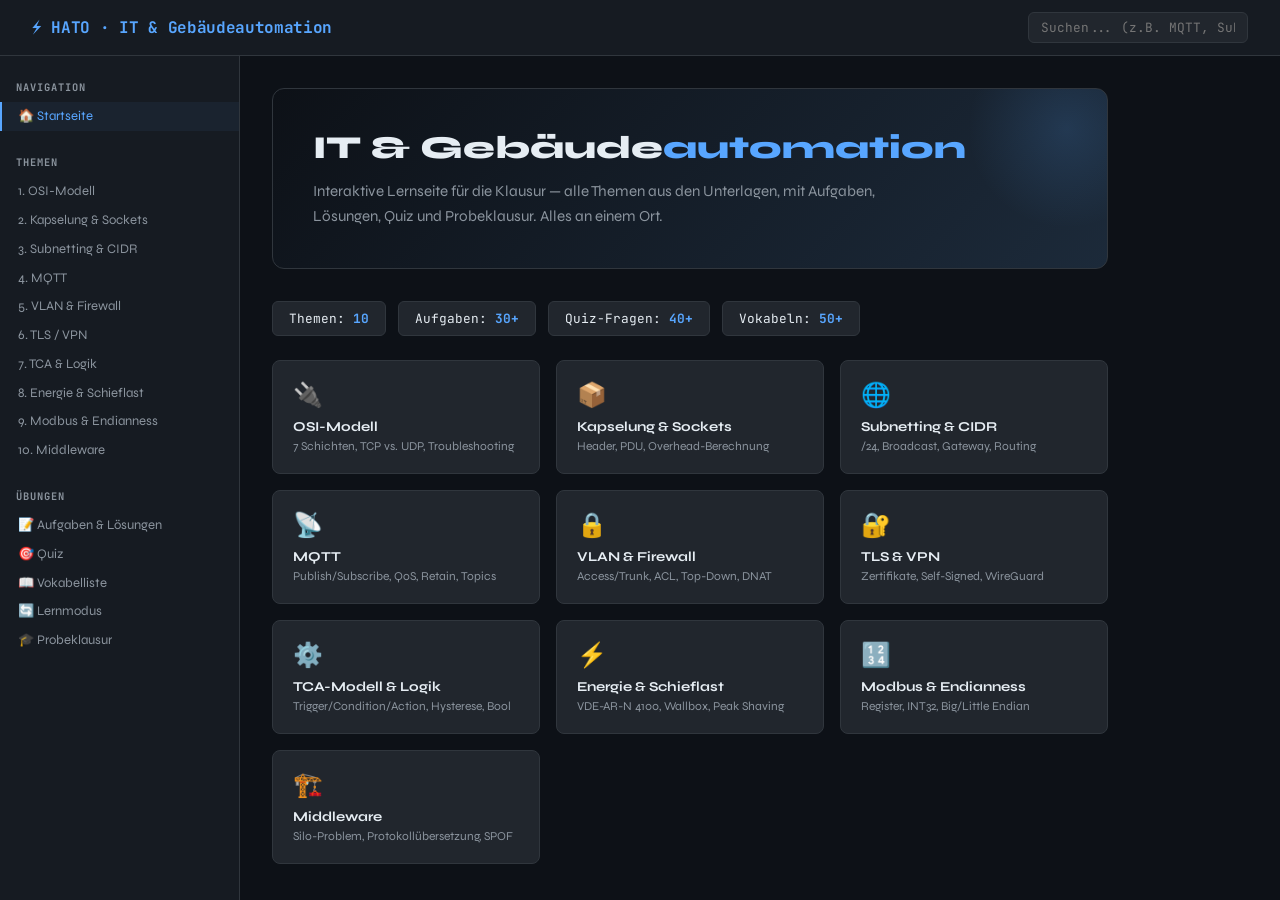
<file: New folder/Aktuell_Lernseite_Final_2.html>
<!DOCTYPE html>
<html lang="de">
<head>
<meta charset="UTF-8">
<meta name="viewport" content="width=device-width, initial-scale=1.0">
<title>IT-Lernseite: Gebäudeautomation & Netzwerktechnik</title>
<style>
@import url('https://fonts.googleapis.com/css2?family=JetBrains+Mono:wght@400;600;700&family=Syne:wght@400;600;700;800&display=swap');

:root {
  --bg: #0d1117;
  --bg2: #161b22;
  --bg3: #21262d;
  --border: #30363d;
  --text: #e6edf3;
  --text2: #8b949e;
  --accent: #58a6ff;
  --accent2: #3fb950;
  --warn: #f85149;
  --gold: #e3b341;
  --purple: #bc8cff;
  --teal: #39d353;
  --mono: 'JetBrains Mono', monospace;
  --sans: 'Syne', sans-serif;
}

*, *::before, *::after { box-sizing: border-box; margin: 0; padding: 0; }

body {
  background: var(--bg);
  color: var(--text);
  font-family: var(--sans);
  min-height: 100vh;
  overflow-x: hidden;
}

/* SCROLLBAR */
::-webkit-scrollbar { width: 6px; }
::-webkit-scrollbar-track { background: var(--bg); }
::-webkit-scrollbar-thumb { background: var(--border); border-radius: 3px; }

/* HEADER */
.site-header {
  background: var(--bg2);
  border-bottom: 1px solid var(--border);
  padding: 0 2rem;
  position: sticky;
  top: 0;
  z-index: 100;
  display: flex;
  align-items: center;
  justify-content: space-between;
  height: 56px;
}

.site-header h1 {
  font-size: 1rem;
  font-weight: 700;
  color: var(--accent);
  font-family: var(--mono);
  letter-spacing: -0.02em;
}

.header-search {
  display: flex;
  align-items: center;
  gap: 0.5rem;
}

#searchInput {
  background: var(--bg3);
  border: 1px solid var(--border);
  border-radius: 6px;
  padding: 0.35rem 0.75rem;
  color: var(--text);
  font-family: var(--mono);
  font-size: 0.8rem;
  width: 220px;
  outline: none;
  transition: border-color 0.2s;
}
#searchInput:focus { border-color: var(--accent); }

/* LAYOUT */
.layout {
  display: grid;
  grid-template-columns: 240px 1fr;
  min-height: calc(100vh - 56px);
}

/* SIDEBAR */
.sidebar {
  background: var(--bg2);
  border-right: 1px solid var(--border);
  padding: 1.5rem 0;
  position: sticky;
  top: 56px;
  height: calc(100vh - 56px);
  overflow-y: auto;
}

.sidebar-section {
  margin-bottom: 1.5rem;
}

.sidebar-label {
  font-size: 0.65rem;
  font-weight: 700;
  text-transform: uppercase;
  letter-spacing: 0.1em;
  color: var(--text2);
  padding: 0 1rem;
  margin-bottom: 0.5rem;
  font-family: var(--mono);
}

.sidebar-link {
  display: block;
  padding: 0.4rem 1rem;
  color: var(--text2);
  text-decoration: none;
  font-size: 0.82rem;
  transition: all 0.15s;
  border-left: 2px solid transparent;
  cursor: pointer;
}
.sidebar-link:hover, .sidebar-link.active {
  color: var(--accent);
  background: rgba(88,166,255,0.06);
  border-left-color: var(--accent);
}

/* MAIN */
.main {
  padding: 2rem;
  max-width: 900px;
}

/* SECTIONS */
.section {
  display: none;
  animation: fadeIn 0.3s ease;
}
.section.active { display: block; }

@keyframes fadeIn {
  from { opacity: 0; transform: translateY(8px); }
  to { opacity: 1; transform: translateY(0); }
}

/* HERO */
.hero {
  background: linear-gradient(135deg, #0d1117 0%, #1c2a3a 100%);
  border: 1px solid var(--border);
  border-radius: 12px;
  padding: 2.5rem;
  margin-bottom: 2rem;
  position: relative;
  overflow: hidden;
}
.hero::before {
  content: '';
  position: absolute;
  top: -60px; right: -60px;
  width: 200px; height: 200px;
  background: radial-gradient(circle, rgba(88,166,255,0.15) 0%, transparent 70%);
  border-radius: 50%;
}
.hero h2 {
  font-size: 2rem;
  font-weight: 800;
  line-height: 1.2;
  margin-bottom: 0.75rem;
}
.hero h2 span { color: var(--accent); }
.hero p {
  color: var(--text2);
  font-size: 0.95rem;
  max-width: 600px;
  line-height: 1.6;
}

.topic-grid {
  display: grid;
  grid-template-columns: repeat(auto-fill, minmax(200px, 1fr));
  gap: 1rem;
  margin-top: 1.5rem;
}

.topic-card {
  background: var(--bg3);
  border: 1px solid var(--border);
  border-radius: 8px;
  padding: 1.25rem;
  cursor: pointer;
  transition: all 0.2s;
}
.topic-card:hover {
  border-color: var(--accent);
  transform: translateY(-2px);
  box-shadow: 0 4px 20px rgba(88,166,255,0.15);
}
.topic-card .icon { font-size: 1.5rem; margin-bottom: 0.5rem; }
.topic-card h3 { font-size: 0.85rem; font-weight: 700; color: var(--text); }
.topic-card p { font-size: 0.75rem; color: var(--text2); margin-top: 0.25rem; }

/* CONTENT BLOCKS */
.content-h2 {
  font-size: 1.4rem;
  font-weight: 800;
  color: var(--text);
  margin-bottom: 1rem;
  padding-bottom: 0.5rem;
  border-bottom: 1px solid var(--border);
  display: flex;
  align-items: center;
  gap: 0.5rem;
}

.content-h3 {
  font-size: 1rem;
  font-weight: 700;
  color: var(--accent);
  margin: 1.5rem 0 0.75rem;
}

.content-p {
  color: var(--text2);
  font-size: 0.875rem;
  line-height: 1.7;
  margin-bottom: 0.75rem;
}

/* BOXES */
.box {
  border-radius: 8px;
  padding: 1rem 1.25rem;
  margin: 1rem 0;
  font-size: 0.875rem;
  line-height: 1.6;
  border-left: 3px solid;
}
.box-info { background: rgba(88,166,255,0.08); border-color: var(--accent); color: #cdd9e5; }
.box-warn { background: rgba(248,81,73,0.08); border-color: var(--warn); color: #cdd9e5; }
.box-tip { background: rgba(63,185,80,0.08); border-color: var(--accent2); color: #cdd9e5; }
.box-gold { background: rgba(227,179,65,0.08); border-color: var(--gold); color: #cdd9e5; }

.box-title {
  font-weight: 700;
  margin-bottom: 0.4rem;
  font-family: var(--mono);
  font-size: 0.75rem;
  text-transform: uppercase;
  letter-spacing: 0.08em;
}

/* TABLES */
.tbl-wrap { overflow-x: auto; margin: 1rem 0; }
table {
  width: 100%;
  border-collapse: collapse;
  font-size: 0.82rem;
  font-family: var(--mono);
}
th {
  background: var(--bg3);
  color: var(--accent);
  padding: 0.6rem 0.875rem;
  text-align: left;
  font-weight: 600;
  border-bottom: 1px solid var(--border);
  font-size: 0.75rem;
  text-transform: uppercase;
  letter-spacing: 0.05em;
}
td {
  padding: 0.55rem 0.875rem;
  border-bottom: 1px solid rgba(48,54,61,0.5);
  color: var(--text2);
  vertical-align: top;
}
tr:hover td { background: rgba(88,166,255,0.04); color: var(--text); }
td:first-child { color: var(--text); font-weight: 600; }

/* CODE */
code {
  font-family: var(--mono);
  background: var(--bg3);
  border: 1px solid var(--border);
  border-radius: 4px;
  padding: 0.15rem 0.4rem;
  font-size: 0.82em;
  color: var(--teal);
}
pre {
  background: var(--bg3);
  border: 1px solid var(--border);
  border-radius: 8px;
  padding: 1rem;
  overflow-x: auto;
  font-family: var(--mono);
  font-size: 0.82rem;
  color: var(--teal);
  margin: 0.75rem 0;
}

/* ACCORDION */
.accordion {
  border: 1px solid var(--border);
  border-radius: 8px;
  margin: 0.75rem 0;
  overflow: hidden;
}
.accordion-header {
  padding: 0.875rem 1.25rem;
  cursor: pointer;
  display: flex;
  justify-content: space-between;
  align-items: center;
  background: var(--bg3);
  font-size: 0.875rem;
  font-weight: 600;
  transition: background 0.15s;
  user-select: none;
}
.accordion-header:hover { background: rgba(88,166,255,0.1); }
.accordion-header .chevron {
  transition: transform 0.3s;
  color: var(--text2);
  font-size: 0.75rem;
}
.accordion.open .chevron { transform: rotate(180deg); }
.accordion-body {
  display: none;
  padding: 1.25rem;
  border-top: 1px solid var(--border);
  font-size: 0.875rem;
  color: var(--text2);
  line-height: 1.7;
}
.accordion.open .accordion-body { display: block; }

/* QUIZ */
.quiz-card {
  background: var(--bg3);
  border: 1px solid var(--border);
  border-radius: 8px;
  padding: 1.25rem;
  margin: 1.25rem 0;
}
.quiz-q {
  font-size: 0.9rem;
  font-weight: 600;
  margin-bottom: 1rem;
  line-height: 1.5;
}
.quiz-q .q-num {
  display: inline-block;
  background: var(--accent);
  color: var(--bg);
  border-radius: 4px;
  padding: 0.1rem 0.5rem;
  font-family: var(--mono);
  font-size: 0.75rem;
  font-weight: 700;
  margin-right: 0.5rem;
}
.quiz-options { display: flex; flex-direction: column; gap: 0.5rem; }
.quiz-opt {
  background: var(--bg2);
  border: 1px solid var(--border);
  border-radius: 6px;
  padding: 0.7rem 1rem;
  cursor: pointer;
  font-size: 0.85rem;
  transition: all 0.2s;
  text-align: left;
  color: var(--text);
}
.quiz-opt:hover { border-color: var(--accent); background: rgba(88,166,255,0.08); }
.quiz-opt.correct { border-color: var(--accent2); background: rgba(63,185,80,0.12); color: var(--accent2); }
.quiz-opt.wrong { border-color: var(--warn); background: rgba(248,81,73,0.1); color: var(--warn); }
.quiz-opt.disabled { cursor: default; pointer-events: none; }

.quiz-feedback {
  display: none;
  margin-top: 0.875rem;
  padding: 0.875rem;
  border-radius: 6px;
  font-size: 0.82rem;
  line-height: 1.6;
}
.quiz-feedback.show { display: block; }
.quiz-feedback.correct { background: rgba(63,185,80,0.1); border: 1px solid rgba(63,185,80,0.3); }
.quiz-feedback.wrong { background: rgba(248,81,73,0.08); border: 1px solid rgba(248,81,73,0.25); }

/* EXAM TASKS */
.task-block {
  border: 1px solid var(--border);
  border-radius: 8px;
  margin: 1.5rem 0;
  overflow: hidden;
}
.task-header {
  background: var(--bg3);
  padding: 1rem 1.25rem;
  display: flex;
  justify-content: space-between;
  align-items: center;
  cursor: pointer;
}
.task-header h3 {
  font-size: 0.9rem;
  font-weight: 700;
  color: var(--text);
}
.task-pts {
  background: rgba(227,179,65,0.15);
  color: var(--gold);
  border-radius: 4px;
  padding: 0.2rem 0.6rem;
  font-size: 0.72rem;
  font-family: var(--mono);
  font-weight: 700;
}
.task-body { padding: 1.25rem; }
.task-question {
  background: rgba(88,166,255,0.05);
  border: 1px solid rgba(88,166,255,0.2);
  border-radius: 6px;
  padding: 1rem;
  margin-bottom: 1rem;
  font-size: 0.875rem;
  line-height: 1.6;
}
.show-answer-btn {
  background: var(--bg3);
  border: 1px solid var(--border);
  color: var(--accent);
  border-radius: 6px;
  padding: 0.5rem 1rem;
  cursor: pointer;
  font-size: 0.8rem;
  font-family: var(--mono);
  transition: all 0.2s;
  margin-bottom: 0.75rem;
}
.show-answer-btn:hover { background: rgba(88,166,255,0.1); border-color: var(--accent); }

.answer-block {
  display: none;
}
.answer-block.visible { display: block; }

.answer-content {
  background: rgba(63,185,80,0.05);
  border: 1px solid rgba(63,185,80,0.2);
  border-radius: 6px;
  padding: 1rem;
  margin-bottom: 0.5rem;
  font-size: 0.85rem;
  line-height: 1.7;
  color: var(--text2);
}
.answer-content strong { color: var(--accent2); }
.answer-content .formula {
  display: block;
  text-align: center;
  font-family: var(--mono);
  font-size: 1rem;
  color: var(--gold);
  margin: 0.75rem 0;
  padding: 0.5rem;
  background: var(--bg3);
  border-radius: 4px;
}

/* VOCAB */
.vocab-grid {
  display: grid;
  grid-template-columns: repeat(auto-fill, minmax(280px, 1fr));
  gap: 1rem;
  margin: 1rem 0;
}
.vocab-item {
  background: var(--bg3);
  border: 1px solid var(--border);
  border-radius: 8px;
  padding: 1rem;
  transition: border-color 0.2s;
}
.vocab-item:hover { border-color: var(--accent); }
.vocab-term {
  font-family: var(--mono);
  font-size: 0.9rem;
  font-weight: 700;
  color: var(--accent);
  margin-bottom: 0.35rem;
}
.vocab-def {
  font-size: 0.8rem;
  color: var(--text2);
  line-height: 1.5;
  margin-bottom: 0.5rem;
}
.vocab-example {
  font-size: 0.75rem;
  color: var(--teal);
  font-family: var(--mono);
  padding: 0.3rem 0.5rem;
  background: rgba(57,211,83,0.07);
  border-radius: 4px;
}
.vocab-trap {
  font-size: 0.75rem;
  color: var(--warn);
  margin-top: 0.4rem;
  padding: 0.3rem 0.5rem;
  background: rgba(248,81,73,0.07);
  border-radius: 4px;
}

/* LEARN MODE */
.learn-card {
  background: var(--bg2);
  border: 1px solid var(--border);
  border-radius: 12px;
  padding: 2rem;
  text-align: center;
  max-width: 600px;
  margin: 2rem auto;
}
.learn-q { font-size: 1.1rem; font-weight: 600; margin-bottom: 1.5rem; line-height: 1.5; }
.learn-a-btn {
  background: var(--bg3);
  border: 1px solid var(--border);
  color: var(--text);
  border-radius: 8px;
  padding: 0.75rem 1.5rem;
  cursor: pointer;
  font-size: 0.9rem;
  font-family: var(--sans);
  margin-bottom: 1rem;
  transition: all 0.2s;
}
.learn-a-btn:hover { border-color: var(--accent); background: rgba(88,166,255,0.08); }
.learn-answer { display: none; padding: 1rem; background: var(--bg3); border-radius: 8px; margin: 1rem 0; font-size: 0.875rem; color: var(--text2); line-height: 1.6; text-align: left; }
.learn-answer.show { display: block; }
.learn-btns { display: flex; gap: 0.75rem; justify-content: center; flex-wrap: wrap; }
.learn-btn-know {
  background: rgba(63,185,80,0.15);
  border: 1px solid rgba(63,185,80,0.4);
  color: var(--accent2);
  border-radius: 6px;
  padding: 0.5rem 1.25rem;
  cursor: pointer;
  font-size: 0.82rem;
  font-family: var(--sans);
  transition: all 0.2s;
}
.learn-btn-repeat {
  background: rgba(248,81,73,0.1);
  border: 1px solid rgba(248,81,73,0.35);
  color: var(--warn);
  border-radius: 6px;
  padding: 0.5rem 1.25rem;
  cursor: pointer;
  font-size: 0.82rem;
  font-family: var(--sans);
  transition: all 0.2s;
}
.learn-btn-exam {
  background: rgba(227,179,65,0.1);
  border: 1px solid rgba(227,179,65,0.35);
  color: var(--gold);
  border-radius: 6px;
  padding: 0.5rem 1.25rem;
  cursor: pointer;
  font-size: 0.82rem;
  font-family: var(--sans);
  transition: all 0.2s;
}
.learn-progress {
  background: var(--border);
  border-radius: 4px;
  height: 4px;
  margin-bottom: 1.5rem;
  overflow: hidden;
}
.learn-progress-bar {
  background: var(--accent);
  height: 100%;
  transition: width 0.3s;
}
.learn-counter { font-family: var(--mono); font-size: 0.75rem; color: var(--text2); margin-bottom: 1rem; }

/* STATS BADGES */
.stats-row { display: flex; gap: 0.75rem; flex-wrap: wrap; margin-bottom: 1.5rem; }
.stat-badge {
  background: var(--bg3);
  border: 1px solid var(--border);
  border-radius: 6px;
  padding: 0.5rem 1rem;
  font-size: 0.8rem;
  font-family: var(--mono);
}
.stat-badge span { font-weight: 700; color: var(--accent); }

/* SEARCH HIGHLIGHT */
.highlight { background: rgba(227,179,65,0.35); border-radius: 2px; }

/* PROBEEXAM */
.exam-score {
  display: flex;
  gap: 1rem;
  flex-wrap: wrap;
  margin-bottom: 2rem;
}
.score-item {
  background: var(--bg3);
  border: 1px solid var(--border);
  border-radius: 8px;
  padding: 1rem 1.5rem;
  text-align: center;
}
.score-item .num { font-size: 1.75rem; font-weight: 800; font-family: var(--mono); color: var(--gold); }
.score-item .lbl { font-size: 0.72rem; color: var(--text2); margin-top: 0.25rem; text-transform: uppercase; letter-spacing: 0.05em; }

/* RESPONSIVE */
@media (max-width: 768px) {
  .layout { grid-template-columns: 1fr; }
  .sidebar { display: none; }
  .main { padding: 1rem; }
}

/* ── PROBEKLAUSUR INLINE-EXAM STYLES ── */
.pk-tabs { display:flex; gap:0; border-bottom:1px solid var(--border); margin-bottom:1.5rem; }
.pk-tab { padding:.5rem 1.4rem; font-size:.83rem; font-weight:600; color:var(--text2); cursor:pointer; border-bottom:2px solid transparent; background:none; border-top:none; border-left:none; border-right:none; font-family:var(--sans); transition:all .15s; }
.pk-tab.active { color:var(--accent); border-bottom-color:var(--accent); }
.pk-tab.exam-tab.active { color:var(--warn); border-bottom-color:var(--warn); }
.pk-panel { display:none; }
.pk-panel.active { display:block; }

/* timer bar inside section */
.pk-timerbar { background:var(--bg2); border:1px solid var(--border); border-radius:8px; padding:.75rem 1.25rem; margin-bottom:1.5rem; display:flex; align-items:center; gap:12px; }
.pk-timer-num { font-family:var(--mono); font-size:1.25rem; font-weight:700; color:#fff; min-width:70px; transition:color .3s; }
.pk-timer-num.warn { color:var(--gold); }
.pk-timer-num.danger { color:var(--warn); animation:pk-pulse 1s infinite; }
@keyframes pk-pulse{0%,100%{opacity:1}50%{opacity:.5}}
.pk-timer-track { flex:1; height:5px; background:var(--bg3); border-radius:3px; overflow:hidden; }
.pk-timer-fill { height:100%; background:var(--accent); border-radius:3px; transition:width 1s linear,background .5s; }
.pk-timer-fill.warn { background:var(--gold); }
.pk-timer-fill.danger { background:var(--warn); }
.pk-answered { font-family:var(--mono); font-size:.72rem; color:var(--text2); white-space:nowrap; }
.pk-submit-btn { padding:.38rem 1rem; background:var(--accent2); color:#000; border:none; border-radius:6px; font-family:var(--sans); font-size:.78rem; font-weight:700; cursor:pointer; white-space:nowrap; transition:all .15s; }
.pk-submit-btn:hover { background:#56e88d; }

/* start card */
.pk-start { max-width:640px; }
.pk-start-card { background:var(--bg2); border:1px solid var(--border); border-radius:12px; padding:2.5rem; position:relative; overflow:hidden; }
.pk-start-card::before { content:''; position:absolute; top:0; left:0; right:0; height:3px; background:linear-gradient(90deg,var(--accent),var(--accent2)); }
.pk-start-badge { display:inline-flex; align-items:center; gap:6px; background:rgba(248,81,73,.12); border:1px solid rgba(248,81,73,.3); color:var(--warn); border-radius:6px; font-family:var(--mono); font-size:.67rem; font-weight:600; letter-spacing:.08em; text-transform:uppercase; padding:.25rem .7rem; margin-bottom:1.1rem; }
.pk-start-h1 { font-size:1.55rem; font-weight:800; line-height:1.2; margin-bottom:.35rem; }
.pk-start-h1 span { color:var(--accent); }
.pk-start-sub { color:var(--text2); font-size:.85rem; margin-bottom:1.75rem; }
.pk-info-grid { display:grid; grid-template-columns:1fr 1fr; gap:.65rem; margin-bottom:1.75rem; }
.pk-info-item { background:var(--bg3); border:1px solid var(--border); border-radius:8px; padding:.8rem 1rem; }
.pk-info-lbl { font-size:.62rem; font-family:var(--mono); text-transform:uppercase; letter-spacing:.08em; color:var(--text2); margin-bottom:.2rem; }
.pk-info-val { font-size:.92rem; font-weight:600; }
.pk-info-val em { color:var(--accent); font-style:normal; }
.pk-rules { border:1px solid var(--border); border-radius:8px; padding:.9rem 1.1rem; margin-bottom:1.5rem; }
.pk-rules h3 { font-size:.7rem; font-family:var(--mono); text-transform:uppercase; letter-spacing:.06em; color:var(--text2); margin-bottom:.55rem; }
.pk-rule { font-size:.82rem; color:var(--text2); padding:.2rem 0; display:flex; gap:8px; }
.pk-rule::before { content:'→'; color:var(--accent); flex-shrink:0; }
.pk-name-inp { width:100%; padding:.6rem .9rem; background:var(--bg3); border:1px solid var(--border); border-radius:8px; color:var(--text); font-family:var(--sans); font-size:.88rem; outline:none; transition:border-color .15s; margin-bottom:1.1rem; }
.pk-name-inp:focus { border-color:var(--accent); }
.pk-name-inp::placeholder { color:var(--text2); }
.pk-go { width:100%; padding:.85rem; background:var(--accent); color:#000; border:none; border-radius:8px; font-family:var(--sans); font-size:.92rem; font-weight:700; cursor:pointer; transition:all .2s; }
.pk-go:hover { background:var(--teal); transform:translateY(-1px); }

/* question nav */
.pk-qnav { display:flex; gap:4px; flex-wrap:wrap; margin-bottom:1.25rem; }
.pk-qdot { width:29px; height:29px; border-radius:5px; border:1px solid var(--border); background:var(--bg3); display:flex; align-items:center; justify-content:center; font-size:.67rem; font-family:var(--mono); font-weight:600; cursor:pointer; color:var(--text2); transition:all .15s; }
.pk-qdot:hover { border-color:var(--accent); color:var(--accent); }
.pk-qdot.ans { background:var(--accent); border-color:var(--accent); color:#000; }
.pk-qdot.ok { background:var(--accent2); border-color:var(--accent2); color:#000; }
.pk-qdot.bad { background:var(--warn); border-color:var(--warn); color:#fff; }

/* section header */
.pk-sec-hd { display:flex; align-items:center; gap:10px; background:var(--bg2); border:1px solid var(--border); border-radius:8px; padding:.8rem 1.1rem; margin:2rem 0 1rem; }
.pk-sec-hd h3 { font-size:.87rem; font-weight:700; }
.pk-sec-hd .sp { margin-left:auto; font-family:var(--mono); font-size:.7rem; color:var(--gold); background:rgba(227,179,65,.1); border:1px solid rgba(227,179,65,.2); border-radius:4px; padding:.15rem .55rem; }

/* question cards */
.pk-qcard { background:var(--bg2); border:1px solid var(--border); border-radius:10px; margin-bottom:.9rem; overflow:hidden; transition:border-color .2s; }
.pk-qcard.answered { border-left:3px solid var(--accent); }
.pk-qcard-head { padding:.85rem 1.1rem .7rem; border-bottom:1px solid var(--border); display:flex; align-items:flex-start; gap:9px; }
.pk-qnum { background:var(--bg3); border:1px solid var(--border); border-radius:4px; padding:.18rem .5rem; font-family:var(--mono); font-size:.67rem; font-weight:700; flex-shrink:0; margin-top:2px; }
.pk-qtype { border-radius:4px; padding:.18rem .5rem; font-family:var(--mono); font-size:.64rem; flex-shrink:0; margin-top:2px; }
.pk-qtype.mc { background:rgba(88,166,255,.1); border:1px solid rgba(88,166,255,.22); color:var(--accent); }
.pk-qtype.rc { background:rgba(227,179,65,.1); border:1px solid rgba(227,179,65,.22); color:var(--gold); }
.pk-qpts { margin-left:auto; font-family:var(--mono); font-size:.69rem; color:var(--text2); flex-shrink:0; }
.pk-qtext { font-size:.86rem; line-height:1.65; flex:1; white-space:pre-wrap; }
.pk-qsub { font-size:.79rem; color:var(--text2); margin-top:.45rem; background:var(--bg3); border:1px solid var(--border); border-radius:5px; padding:.6rem .8rem; white-space:pre-wrap; line-height:1.6; }
.pk-qbody { padding:.8rem 1.1rem; }

/* mc options */
.pk-opts { display:flex; flex-direction:column; gap:.45rem; }
.pk-opt { display:flex; align-items:flex-start; gap:9px; padding:.6rem .85rem; border:1px solid var(--border); border-radius:7px; cursor:pointer; transition:all .15s; font-size:.84rem; line-height:1.45; color:var(--text2); }
.pk-opt:hover { border-color:var(--accent); color:var(--text); background:rgba(88,166,255,.06); }
.pk-opt.sel { border-color:var(--accent); background:rgba(88,166,255,.12); color:var(--text); }
.pk-opt.sel .pk-ok { background:var(--accent); border-color:var(--accent); color:#000; }
.pk-opt.res-ok { border-color:var(--accent2); background:rgba(63,185,80,.1); color:var(--accent2); pointer-events:none; }
.pk-opt.res-bad { border-color:var(--warn); background:rgba(248,81,73,.08); color:var(--warn); pointer-events:none; }
.pk-opt.res-dim { opacity:.38; pointer-events:none; }
.pk-ok { width:21px; height:21px; flex-shrink:0; border-radius:4px; border:1px solid var(--border); background:var(--bg3); display:flex; align-items:center; justify-content:center; font-family:var(--mono); font-size:.67rem; font-weight:700; margin-top:1px; transition:all .15s; }

/* calc inputs */
.pk-calc-area { display:flex; flex-direction:column; gap:.7rem; }
.pk-calc-f { display:flex; flex-direction:column; gap:.28rem; }
.pk-calc-lbl { font-size:.72rem; font-family:var(--mono); color:var(--text2); }
.pk-calc-inp { width:100%; padding:.58rem .85rem; background:var(--bg3); border:1px solid var(--border); border-radius:6px; color:var(--text); font-family:var(--mono); font-size:.88rem; outline:none; transition:border-color .15s; }
.pk-calc-inp:focus { border-color:var(--gold); }
.pk-calc-inp::placeholder { color:#3a4355; }
.pk-calc-inp.res-ok { border-color:var(--accent2); background:rgba(63,185,80,.05); }
.pk-calc-inp.res-bad { border-color:var(--warn); background:rgba(248,81,73,.05); }
.pk-calc-hint { font-size:.73rem; color:var(--text2); font-style:italic; padding:.28rem .55rem; border-left:2px solid var(--border); }

/* results */
.pk-result-hero { background:var(--bg2); border:1px solid var(--border); border-radius:12px; padding:2.25rem; margin-bottom:1.5rem; text-align:center; position:relative; overflow:hidden; }
.pk-result-hero::before { content:''; position:absolute; top:0; left:0; right:0; height:4px; }
.pk-result-hero.pass::before { background:linear-gradient(90deg,var(--accent2),var(--teal)); }
.pk-result-hero.fail::before { background:linear-gradient(90deg,var(--warn),#ff8c42); }
.pk-rpts { font-size:3.2rem; font-weight:800; font-family:var(--mono); line-height:1; margin-bottom:.35rem; }
.pk-rpts.pass { color:var(--accent2); }
.pk-rpts.fail { color:var(--warn); }
.pk-rgrade { font-size:1.2rem; font-weight:700; margin-bottom:.3rem; }
.pk-rmsg { color:var(--text2); font-size:.87rem; }
.pk-rname { font-family:var(--mono); font-size:.73rem; color:var(--text2); margin-top:.65rem; }
.pk-rgrid { display:grid; grid-template-columns:repeat(auto-fill,minmax(140px,1fr)); gap:.65rem; margin-bottom:1.5rem; }
.pk-rchip { background:var(--bg2); border:1px solid var(--border); border-radius:8px; padding:.8rem; }
.pk-rchip-n { font-size:1.4rem; font-weight:700; font-family:var(--mono); }
.pk-rchip-l { font-size:.63rem; color:var(--text2); margin-top:.18rem; text-transform:uppercase; letter-spacing:.06em; font-family:var(--mono); }
.pk-sec-res { background:var(--bg2); border:1px solid var(--border); border-radius:10px; margin-bottom:.9rem; overflow:hidden; }
.pk-sec-res-hd { padding:.75rem 1.1rem; background:var(--bg3); border-bottom:1px solid var(--border); display:flex; justify-content:space-between; align-items:center; }
.pk-sec-res-hd h3 { font-size:.84rem; font-weight:700; }
.pk-sec-res-score { font-family:var(--mono); font-size:.79rem; font-weight:700; }
.pk-qr-item { padding:.85rem 1.1rem; border-bottom:1px solid rgba(42,51,71,.4); }
.pk-qr-item:last-child { border-bottom:none; }
.pk-qr-row { display:flex; align-items:flex-start; gap:9px; margin-bottom:.38rem; }
.pk-qr-ico { width:19px; height:19px; border-radius:50%; display:flex; align-items:center; justify-content:center; font-size:.68rem; font-weight:700; flex-shrink:0; margin-top:1px; }
.pk-qr-ico.ok { background:rgba(63,185,80,.15); color:var(--accent2); }
.pk-qr-ico.bad { background:rgba(248,81,73,.12); color:var(--warn); }
.pk-qr-ico.partial { background:rgba(227,179,65,.12); color:var(--gold); }
.pk-qr-txt { font-size:.83rem; font-weight:500; line-height:1.4; }
.pk-qr-pts { font-family:var(--mono); font-size:.69rem; color:var(--text2); margin-left:4px; }
.pk-qr-ans { margin-left:28px; font-size:.77rem; line-height:1.55; margin-bottom:.4rem; }
.pk-qr-yours { color:var(--warn); margin-bottom:2px; }
.pk-qr-right { color:var(--accent2); font-weight:600; }
.pk-qr-exp { margin:.45rem 0 0 28px; font-size:.78rem; color:var(--text2); line-height:1.6; padding:.55rem .8rem; background:var(--bg3); border-left:2px solid var(--border); border-radius:0 4px 4px 0; }
.pk-retry-btn { width:100%; padding:.8rem; background:var(--accent); color:#000; border:none; border-radius:8px; font-family:var(--sans); font-size:.9rem; font-weight:700; cursor:pointer; margin-top:1.25rem; transition:all .2s; }
.pk-retry-btn:hover { background:var(--teal); }

/* modal inside section */
.pk-modal-bg { display:none; position:fixed; inset:0; z-index:5000; background:rgba(0,0,0,.7); align-items:center; justify-content:center; }
.pk-modal-bg.show { display:flex; }
.pk-modal { background:var(--bg2); border:1px solid var(--border); border-radius:12px; padding:2rem; max-width:380px; width:90%; text-align:center; }
.pk-modal h2 { font-size:1.2rem; font-weight:700; margin-bottom:.45rem; }
.pk-modal p { color:var(--text2); font-size:.84rem; margin-bottom:1.35rem; line-height:1.6; }
.pk-modal-btns { display:flex; gap:.65rem; justify-content:center; }
.pk-modal-ok { padding:.55rem 1.4rem; background:var(--accent2); color:#000; border:none; border-radius:6px; font-family:var(--sans); font-size:.83rem; font-weight:700; cursor:pointer; }
.pk-modal-cancel { padding:.55rem 1.4rem; background:var(--bg3); color:var(--text2); border:1px solid var(--border); border-radius:6px; font-family:var(--sans); font-size:.83rem; cursor:pointer; }
.pk-modal-cancel:hover { color:var(--text); border-color:var(--accent); }

/* BADGE */
.badge {
  display: inline-block;
  border-radius: 4px;
  padding: 0.15rem 0.5rem;
  font-size: 0.7rem;
  font-weight: 700;
  font-family: var(--mono);
  text-transform: uppercase;
  letter-spacing: 0.05em;
  margin-left: 0.4rem;
}
.badge-blue { background: rgba(88,166,255,0.2); color: var(--accent); }
.badge-green { background: rgba(63,185,80,0.2); color: var(--accent2); }
.badge-red { background: rgba(248,81,73,0.2); color: var(--warn); }
.badge-gold { background: rgba(227,179,65,0.2); color: var(--gold); }

/* FORMULA BLOCK */
.formula-block {
  background: var(--bg3);
  border: 1px solid var(--gold);
  border-radius: 8px;
  padding: 1rem 1.5rem;
  margin: 1rem 0;
  font-family: var(--mono);
  font-size: 0.9rem;
  color: var(--gold);
  text-align: center;
}
.formula-block .formula-label {
  font-size: 0.7rem;
  text-transform: uppercase;
  letter-spacing: 0.1em;
  color: var(--text2);
  margin-bottom: 0.5rem;
}

/* TRUTH TABLE */
.truth-table th { color: var(--purple); }
.truth-table .t { color: var(--accent2); font-weight: 700; }
.truth-table .f { color: var(--warn); font-weight: 700; }
.truth-table .result { color: var(--gold); font-weight: 700; }
</style>
</head>
<body>

<header class="site-header">
  <h1>⚡ HATO · IT & Gebäudeautomation</h1>
  <div class="header-search">
    <input type="text" id="searchInput" placeholder="Suchen... (z.B. MQTT, Subnetting)" oninput="doSearch(this.value)">
  </div>
</header>

<div class="layout">
  <nav class="sidebar">
    <div class="sidebar-section">
      <div class="sidebar-label">Navigation</div>
      <span class="sidebar-link active" onclick="showSection('home')">🏠 Startseite</span>
    </div>
    <div class="sidebar-section">
      <div class="sidebar-label">Themen</div>
      <span class="sidebar-link" onclick="showSection('osi')">1. OSI-Modell</span>
      <span class="sidebar-link" onclick="showSection('kapselung')">2. Kapselung & Sockets</span>
      <span class="sidebar-link" onclick="showSection('subnetting')">3. Subnetting & CIDR</span>
      <span class="sidebar-link" onclick="showSection('mqtt')">4. MQTT</span>
      <span class="sidebar-link" onclick="showSection('vlan')">5. VLAN & Firewall</span>
      <span class="sidebar-link" onclick="showSection('tls')">6. TLS / VPN</span>
      <span class="sidebar-link" onclick="showSection('tca')">7. TCA & Logik</span>
      <span class="sidebar-link" onclick="showSection('energie')">8. Energie & Schieflast</span>
      <span class="sidebar-link" onclick="showSection('modbus')">9. Modbus & Endianness</span>
      <span class="sidebar-link" onclick="showSection('middleware')">10. Middleware</span>
    </div>
    <div class="sidebar-section">
      <div class="sidebar-label">Übungen</div>
      <span class="sidebar-link" onclick="showSection('aufgaben')">📝 Aufgaben & Lösungen</span>
      <span class="sidebar-link" onclick="showSection('quiz')">🎯 Quiz</span>
      <span class="sidebar-link" onclick="showSection('vokabel')">📖 Vokabelliste</span>
      <span class="sidebar-link" onclick="showSection('lernmodus')">🔄 Lernmodus</span>
      <span class="sidebar-link" onclick="showSection('probeklausur')">🎓 Probeklausur</span>
    </div>
  </nav>

  <main class="main" id="mainContent">

    <!-- HOME -->
    <div id="home" class="section active">
      <div class="hero">
        <h2>IT & Gebäude&shy;<span>automation</span></h2>
        <p>Interaktive Lernseite für die Klausur — alle Themen aus den Unterlagen, mit Aufgaben, Lösungen, Quiz und Probeklausur. Alles an einem Ort.</p>
      </div>

      <div class="stats-row">
        <div class="stat-badge">Themen: <span>10</span></div>
        <div class="stat-badge">Aufgaben: <span>30+</span></div>
        <div class="stat-badge">Quiz-Fragen: <span>40+</span></div>
        <div class="stat-badge">Vokabeln: <span>50+</span></div>
      </div>

      <div class="topic-grid">
        <div class="topic-card" onclick="showSection('osi')">
          <div class="icon">🔌</div>
          <h3>OSI-Modell</h3>
          <p>7 Schichten, TCP vs. UDP, Troubleshooting</p>
        </div>
        <div class="topic-card" onclick="showSection('kapselung')">
          <div class="icon">📦</div>
          <h3>Kapselung & Sockets</h3>
          <p>Header, PDU, Overhead-Berechnung</p>
        </div>
        <div class="topic-card" onclick="showSection('subnetting')">
          <div class="icon">🌐</div>
          <h3>Subnetting & CIDR</h3>
          <p>/24, Broadcast, Gateway, Routing</p>
        </div>
        <div class="topic-card" onclick="showSection('mqtt')">
          <div class="icon">📡</div>
          <h3>MQTT</h3>
          <p>Publish/Subscribe, QoS, Retain, Topics</p>
        </div>
        <div class="topic-card" onclick="showSection('vlan')">
          <div class="icon">🔒</div>
          <h3>VLAN & Firewall</h3>
          <p>Access/Trunk, ACL, Top-Down, DNAT</p>
        </div>
        <div class="topic-card" onclick="showSection('tls')">
          <div class="icon">🔐</div>
          <h3>TLS & VPN</h3>
          <p>Zertifikate, Self-Signed, WireGuard</p>
        </div>
        <div class="topic-card" onclick="showSection('tca')">
          <div class="icon">⚙️</div>
          <h3>TCA-Modell & Logik</h3>
          <p>Trigger/Condition/Action, Hysterese, Bool</p>
        </div>
        <div class="topic-card" onclick="showSection('energie')">
          <div class="icon">⚡</div>
          <h3>Energie & Schieflast</h3>
          <p>VDE-AR-N 4100, Wallbox, Peak Shaving</p>
        </div>
        <div class="topic-card" onclick="showSection('modbus')">
          <div class="icon">🔢</div>
          <h3>Modbus & Endianness</h3>
          <p>Register, INT32, Big/Little Endian</p>
        </div>
        <div class="topic-card" onclick="showSection('middleware')">
          <div class="icon">🏗️</div>
          <h3>Middleware</h3>
          <p>Silo-Problem, Protokollübersetzung, SPOF</p>
        </div>
      </div>
    </div>

    <!-- OSI -->
    <div id="osi" class="section">
      <div class="content-h2">🔌 OSI-Schichtenmodell</div>

      <div class="box box-info">
        <div class="box-title">Merksatz</div>
        Bei der Fehlersuche (Troubleshooting) immer von unten nach oben — von Schicht 1 (Kabel) bis Schicht 7 (Anwendung). Das nennt man <strong>Bottom-Up</strong>.
      </div>

      <div class="tbl-wrap">
        <table>
          <tr><th>Layer</th><th>Name</th><th>Funktion</th><th>Beispiele (Gebäude)</th></tr>
          <tr><td>7</td><td>Application</td><td>Anwendungsprotokolle (M2M)</td><td>HTTP, MQTT, Modbus TCP, KNXnet/IP</td></tr>
          <tr><td>6</td><td>Presentation</td><td>Datendarstellung, Verschlüsselung</td><td>TLS/SSL, JPEG</td></tr>
          <tr><td>5</td><td>Session</td><td>Sitzungsverwaltung</td><td>NetBIOS</td></tr>
          <tr><td>4</td><td>Transport</td><td>End-zu-End-Verbindung</td><td>TCP, UDP</td></tr>
          <tr><td>3</td><td>Network</td><td>Logische Adressierung & Routing</td><td>IPv4, IPv6, ICMP (Ping)</td></tr>
          <tr><td>2</td><td>Data Link</td><td>Physische Adressierung im LAN</td><td>MAC, ARP, Switch, VLAN 802.1Q</td></tr>
          <tr><td>1</td><td>Physical</td><td>Physikalische Signale</td><td>Cat.7, LWL, Zigbee 2.4 GHz</td></tr>
        </table>
      </div>

      <div class="content-h3">TCP vs. UDP — Der entscheidende Unterschied</div>
      <div class="tbl-wrap">
        <table>
          <tr><th>Eigenschaft</th><th>TCP</th><th>UDP</th></tr>
          <tr><td>Verbindungsart</td><td>Verbindungsorientiert</td><td>Verbindungslos</td></tr>
          <tr><td>Bestätigung</td><td>Ja — jedes Paket wird bestätigt</td><td>Nein — "Fire and forget"</td></tr>
          <tr><td>Zuverlässigkeit</td><td>Sehr hoch</td><td>Gering</td></tr>
          <tr><td>Verbindungsaufbau</td><td>3-Way-Handshake (SYN→SYN-ACK→ACK)</td><td>Keiner</td></tr>
          <tr><td>Overhead</td><td>Hoch (Header ~20 Byte)</td><td>Gering (Header ~8 Byte)</td></tr>
          <tr><td>Multicast möglich?</td><td>NEIN</td><td>JA</td></tr>
          <tr><td>Einsatz Gebäude</td><td>Modbus TCP, HTTP, ETS-Tunneling</td><td>KNXnet/IP Routing, MQTT (QoS 0)</td></tr>
        </table>
      </div>

      <div class="box box-warn">
        <div class="box-title">⚠️ Prüfungsfalle</div>
        TCP kann kein Multicast! Deshalb nutzt KNXnet/IP Routing zwingend UDP. Tunneling (Einzelverbindung zur ETS) nutzt TCP. Das ist ein Klassiker!
      </div>

      <div class="content-h3">Der 3-Way-Handshake (TCP)</div>
      <div class="content-p">TCP baut eine Verbindung in exakt 3 Schritten auf:</div>
      <pre>Client → Server : SYN (Ich möchte verbinden)
Server → Client : SYN-ACK (OK, ich habe empfangen, bestätige)
Client → Server : ACK (Bestätigung empfangen — Verbindung steht!)</pre>

      <div class="box box-tip">
        <div class="box-title">💡 Praxis-Tipp</div>
        Merkhilfe: TCP = Einschreiben mit Rückschein. UDP = Flugblatt in den Briefkasten. TCP bekommt Bestätigung, UDP nicht.
      </div>

      <div class="content-h3">OSI-Fehlerdiagnose — Typische Klausurfragen</div>
      <div class="tbl-wrap">
        <table>
          <tr><th>Symptom</th><th>Schicht</th><th>Protokoll/Hardware</th></tr>
          <tr><td>LED am Switchport bleibt dunkel</td><td>1 (Physical)</td><td>Twisted Pair Kabel, Switchport</td></tr>
          <tr><td>Ping → Zeitüberschreitung</td><td>3 (Network)</td><td>ICMP, IPv4</td></tr>
          <tr><td>Wireshark: 3-Way-Handshake abgebrochen</td><td>4 (Transport)</td><td>TCP</td></tr>
          <tr><td>Fehlerhafter HTTP-GET Request</td><td>7 (Application)</td><td>HTTP</td></tr>
          <tr><td>KNX-Gerät nicht erreichbar, keine MAC in ARP-Tabelle</td><td>2 (Data Link)</td><td>ARP, Ethernet-Switch</td></tr>
        </table>
      </div>
    </div>

    <!-- KAPSELUNG -->
    <div id="kapselung" class="section">
      <div class="content-h2">📦 Datenkapselung & Sockets</div>

      <div class="content-h3">Encapsulation — Wie ein Paket entsteht</div>
      <div class="content-p">Wenn eine Anwendung Daten sendet, wird jede OSI-Schicht einen Header hinzufügen. Das nennt sich <strong>Encapsulation</strong> (Kapselung). Beim Empfänger wird der Prozess rückwärts durchgeführt (Decapsulation).</div>

      <div class="tbl-wrap">
        <table>
          <tr><th>Schicht</th><th>Was wird hinzugefügt?</th><th>Größe</th></tr>
          <tr><td>Layer 7 (Application)</td><td>Modbus-Funktionscode / MQTT-Payload</td><td>1–2 Byte (Nutzlast)</td></tr>
          <tr><td>Layer 4 (Transport)</td><td>TCP-Header: Ports, Sequenznummer, Prüfsumme</td><td>+20 Byte</td></tr>
          <tr><td>Layer 3 (Network)</td><td>IP-Header: Quell-IP + Ziel-IP</td><td>+20 Byte</td></tr>
          <tr><td>Layer 2 (Data Link)</td><td>Ethernet-Header: MAC-Adressen + Frame-Typ + FCS</td><td>+14–18 Byte</td></tr>
          <tr><td>GESAMT</td><td>—</td><td><strong>≥66 Byte für 2 Byte Nutzlast!</strong></td></tr>
        </table>
      </div>

      <div class="box box-warn">
        <div class="box-title">⚠️ Overhead-Berechnung (Klausurrelevant!)</div>
        Payload: 2 Byte | Overhead: 64 Byte | Gesamt: 66 Byte<br>
        <strong>Payload-Anteil = (2 / 66) × 100 = 3,03%</strong><br>
        Das bedeutet: 97% des Pakets sind Verwaltungsaufwand. Nur 3% sind echte Nutzdaten!
      </div>

      <div class="formula-block">
        <div class="formula-label">Overhead-Formel</div>
        Payload-Anteil (%) = (Payload / Gesamtgröße) × 100<br>
        Gesamtgröße = Payload + Overhead
      </div>

      <div class="content-h3">Was ist ein Socket?</div>
      <div class="content-p">Eine IP-Adresse allein reicht nicht, um eine Verbindung eindeutig zu identifizieren. Ein Server kann mehrere Dienste auf derselben IP anbieten — der Port unterscheidet sie.</div>

      <div class="box box-info">
        <div class="box-title">Socket = IP + Port + Protokoll</div>
        Beispiel Modbus: <code>192.168.1.50:502/TCP</code><br>
        Beispiel MQTT: <code>192.168.1.50:1883/TCP</code><br>
        Beispiel KNXnet/IP: <code>224.0.23.12:3671/UDP</code> (Multicast!)
      </div>

      <div class="content-h3">Wichtige Ports für die Gebäudetechnik</div>
      <div class="tbl-wrap">
        <table>
          <tr><th>Port</th><th>Protokoll</th><th>Verwendung</th></tr>
          <tr><td>80</td><td>HTTP</td><td>Webseiten, REST-APIs</td></tr>
          <tr><td>443</td><td>HTTPS</td><td>Sichere Webseiten, Cloud-Verbindungen</td></tr>
          <tr><td>502</td><td>Modbus TCP</td><td>Energiezähler, SPS, Wechselrichter</td></tr>
          <tr><td>1883</td><td>MQTT</td><td>IoT-Middleware, Gebäudeautomation</td></tr>
          <tr><td>8883</td><td>MQTT+TLS</td><td>Verschlüsseltes MQTT</td></tr>
          <tr><td>3671</td><td>KNXnet/IP</td><td>KNX über IP (UDP Multicast)</td></tr>
          <tr><td>8123</td><td>HTTP (HA)</td><td>Home Assistant Weboberfläche</td></tr>
          <tr><td>51820</td><td>WireGuard VPN</td><td>VPN-Tunnel (UDP)</td></tr>
        </table>
      </div>
    </div>

    <!-- SUBNETTING -->
    <div id="subnetting" class="section">
      <div class="content-h2">🌐 Subnetting & CIDR-Notation</div>

      <div class="content-p">Die Subnetzmaske teilt eine IP-Adresse in zwei Teile: den <strong>Netzwerkanteil</strong> (gleich für alle Geräte im selben Netz) und den <strong>Hostanteil</strong> (eindeutig für jedes Gerät).</div>

      <div class="content-h3">Beispiel: 192.168.10.50 /24</div>
      <div class="tbl-wrap">
        <table>
          <tr><th>Begriff</th><th>Adresse</th><th>Erklärung</th></tr>
          <tr><td>IP-Adresse</td><td>192.168.10.50</td><td>Das Gerät selbst</td></tr>
          <tr><td>Subnetzmaske</td><td>255.255.255.0 (/24)</td><td>Erste 3 Blöcke = Netz, letzter Block = Gerät</td></tr>
          <tr><td>Netzwerkadresse</td><td>192.168.10.0</td><td>Letzter Block = 0. Nicht vergebar!</td></tr>
          <tr><td>Broadcast-Adresse</td><td>192.168.10.255</td><td>Letzter Block = 255. Sendet an ALLE Geräte.</td></tr>
          <tr><td>Hostbereich</td><td>192.168.10.1–254</td><td>254 mögliche Geräteadressen</td></tr>
          <tr><td>Gateway</td><td>Meist .1 (z.B. .10.1)</td><td>Router ins nächste Netz</td></tr>
        </table>
      </div>

      <div class="content-h3">Die wichtigste Kommunikationsregel</div>
      <div class="tbl-wrap">
        <table>
          <tr><th>Situation</th><th>Was passiert?</th><th>Welche Schicht?</th></tr>
          <tr><td>Quell- und Ziel-IP im <strong>GLEICHEN</strong> Subnetz</td><td>Direkte Kommunikation über Switch (MAC-Adresse)</td><td>Layer 2</td></tr>
          <tr><td>Quell- und Ziel-IP in <strong>VERSCHIEDENEN</strong> Subnetzen</td><td>Paket muss an Router (Gateway) — der leitet weiter</td><td>Layer 3</td></tr>
        </table>
      </div>

      <div class="box box-warn">
        <div class="box-title">⚠️ Prüfungsfalle: Subnetz-Erkennung</div>
        192.168.30.x und 192.168.40.x sind VERSCHIEDENE Netze! Der dritte Block (30 vs. 40) unterscheidet sich.<br>
        Ein Switch allein kann diese nicht verbinden — es braucht zwingend einen Router auf Layer 3.
      </div>

      <div class="content-h3">CIDR-Notation und Präzision</div>
      <div class="tbl-wrap">
        <table>
          <tr><th>CIDR</th><th>Subnetzmaske</th><th>Bedeutung</th><th>Hosts</th></tr>
          <tr><td>/32</td><td>255.255.255.255</td><td>Genau ein einziges Gerät</td><td>1</td></tr>
          <tr><td>/24</td><td>255.255.255.0</td><td>Gesamtes /24-Netz (254 Hosts)</td><td>254</td></tr>
          <tr><td>/16</td><td>255.255.0.0</td><td>Großes Netz (65534 Hosts)</td><td>65534</td></tr>
          <tr><td>/8</td><td>255.0.0.0</td><td>Klasse-A-Netz</td><td>~16 Mio.</td></tr>
        </table>
      </div>

      <div class="box box-info">
        <div class="box-title">ℹ️ Firewall-Relevanz von CIDR</div>
        In ACL-Regeln: <code>10.0.20.50/32</code> = genau dieses eine Gerät (z.B. Middleware)<br>
        <code>10.0.20.0/24</code> = alle 254 Geräte im IoT-Netz<br>
        Ausnahmen müssen mit <code>/32</code> spezifisch über allgemeinen Regeln stehen!
      </div>

      <div class="content-h3">Routing-Ablauf: Server A → Zähler B</div>
      <div class="content-p">Server A: 192.168.30.15/24 | Zähler B: 192.168.40.200/24 | Gateway: 192.168.30.1</div>
      <pre>Schritt 1: Server A vergleicht Netzanteil: 192.168.30.x ≠ 192.168.40.x → VERSCHIEDENE Netze
Schritt 2: Server A sendet Paket an Gateway (192.168.30.1)
Schritt 3: Router empfängt und leitet weiter ins Netz 192.168.40.x
Schritt 4: Zähler B empfängt das Paket

→ Switch ALLEINE: NEIN (kennt nur MAC-Adressen im selben Netz)
→ Router nötig: JA (Layer 3)</pre>

      <div class="content-h3">IP-Konflikt: Doppelte IP-Adresse</div>
      <div class="content-p">Wenn zwei Geräte dieselbe IP haben (z.B. Smart-TV und Middleware beide auf 192.168.1.50), nutzt der Switch ARP (Layer 2) zur MAC-Auflösung. Beide Geräte antworten auf ARP-Requests, der Switch speichert abwechselnd die MAC-Adresse des TV oder der Middleware → Verbindung bricht zyklisch ab ("Flapping").</div>
    </div>

    <!-- MQTT -->
    <div id="mqtt" class="section">
      <div class="content-h2">📡 MQTT — Publish / Subscribe</div>

      <div class="content-p">MQTT ist das Standard-Protokoll für IoT und Gebäudeautomation. Es ersetzt das ineffiziente <strong>Polling</strong> (ständiges Fragen) durch ein Event-basiertes System: Geräte senden nur, wenn sich etwas ändert.</div>

      <div class="content-h3">Die drei Rollen in MQTT</div>
      <div class="tbl-wrap">
        <table>
          <tr><th>Rolle</th><th>Beispiel</th><th>Aufgabe</th></tr>
          <tr><td>Publisher (Sender)</td><td>Sensor, Zähler, Wallbox</td><td>Veröffentlicht Daten unter einem Topic</td></tr>
          <tr><td>Broker (Vermittler)</td><td>Mosquitto, Home Assistant</td><td>Empfängt alle Daten und verteilt an Abonnenten</td></tr>
          <tr><td>Subscriber (Empfänger)</td><td>Aktor, Visualisierung, App</td><td>Hat Topics abonniert, empfängt neue Werte automatisch</td></tr>
        </table>
      </div>

      <div class="content-h3">Topic-Struktur</div>
      <div class="content-p">Topics sind hierarchische Datenpfade — von allgemein nach spezifisch:</div>
      <pre>gebaeude / etage / raum / gerät / datenpunkt

Beispiele:
gebaeude/kg/technikraum/waermepumpe/vorlauf
gebaeude/carport/wallbox_01/status
gebaeude/carport/wallbox_01/ladeleistung/soll
gebaeude/carport/wallbox_01/energie/zaehlerstand</pre>

      <div class="content-h3">Quality of Service (QoS)</div>
      <div class="tbl-wrap">
        <table>
          <tr><th>QoS</th><th>Name</th><th>Wie?</th><th>Wann nutzen?</th></tr>
          <tr><td>0</td><td>At most once</td><td>Einmal senden, keine Bestätigung (wie UDP)</td><td>Temperaturanzeige — ein verlorener Wert ist egal</td></tr>
          <tr><td>1</td><td>At least once</td><td>Senden mit PUBACK-Bestätigung, kann doppelt kommen</td><td>Schaltstatus — muss ankommen, Duplikat tolerierbar</td></tr>
          <tr><td>2</td><td>Exactly once</td><td>4-Wege-Handshake — genau einmal verarbeitet</td><td>Zählerstände, Abrechnungsdaten</td></tr>
        </table>
      </div>

      <div class="box box-warn">
        <div class="box-title">⚠️ Prüfungsfalle: QoS für Zählerstände</div>
        Zählerstände (kWh) MÜSSEN QoS 2 haben! Bei QoS 1 könnte ein Wert doppelt gezählt werden (zu hohe Rechnung). Bei QoS 0 könnte ein Wert verloren gehen (zu niedrige Rechnung). Nur QoS 2 garantiert genau einmalige Verarbeitung.
      </div>

      <div class="content-h3">Das Retain-Flag</div>
      <div class="content-p">Normalerweise bekommt ein neuer Subscriber erst Daten, wenn der Publisher das nächste Mal sendet. Mit <code>Retain = TRUE</code> speichert der Broker den letzten Wert und schickt ihn sofort beim Abonnieren.</div>
      <div class="box box-tip">
        <div class="box-title">💡 Merksatz</div>
        Retain = TRUE ist wie eine Anzeigetafel: Die letzte Info bleibt stehen, auch wenn niemand gerade sendet. Neu-Ankommende sehen sofort den aktuellen Stand.
      </div>

      <div class="content-h3">MQTT vs. Polling</div>
      <div class="tbl-wrap">
        <table>
          <tr><th>Eigenschaft</th><th>Polling (Modbus)</th><th>MQTT (Event-basiert)</th></tr>
          <tr><td>Netzwerklast</td><td>Hoch (konstant)</td><td>Gering (nur bei Änderung)</td></tr>
          <tr><td>Latenz</td><td>Bis zu 1 Abfrageintervall</td><td>Fast Echtzeit</td></tr>
          <tr><td>Skalierbarkeit</td><td>Schlecht (120 Geräte × 1min = viele Pakete)</td><td>Gut (N:M-Kommunikation)</td></tr>
          <tr><td>Protokoll</td><td>TCP</td><td>TCP (QoS 1/2) oder UDP-ähnlich (QoS 0)</td></tr>
        </table>
      </div>
    </div>

    <!-- VLAN & FIREWALL -->
    <div id="vlan" class="section">
      <div class="content-h2">🔒 VLAN, Firewall & IT-Sicherheit</div>

      <div class="content-h3">1. VLAN-Netzwerksegmentierung (IEEE 802.1Q)</div>
      <div class="content-p">VLANs unterteilen einen physischen Switch logisch in mehrere isolierte Netze. Ein infiziertes Gäste-Smartphone kann so die Gebäude-Middleware nicht angreifen.</div>

      <div class="tbl-wrap">
        <table>
          <tr><th>Port-Typ</th><th>Verwendung</th><th>VLAN-Tag</th><th>Endgerät weiß davon?</th></tr>
          <tr><td>Access-Port (Untagged)</td><td>Endgeräte (PC, Middleware, Kamera)</td><td>Switch taggt intern, entfernt bei Ausgabe</td><td>Nein</td></tr>
          <tr><td>Trunk-Port (Tagged)</td><td>Router, Multi-SSID Access-Points</td><td>4-Byte VLAN-ID im Frame</td><td>Ja (nötig)</td></tr>
        </table>
      </div>

      <div class="content-h3">Typisches VLAN-Konzept (Beispiel Villa)</div>
      <div class="tbl-wrap">
        <table>
          <tr><th>VLAN</th><th>Name</th><th>Subnetz</th><th>Geräte</th></tr>
          <tr><td>VLAN 10</td><td>Privat</td><td>10.0.10.0/24</td><td>PCs, Laptops, Smartphones</td></tr>
          <tr><td>VLAN 20</td><td>IoT</td><td>10.0.20.0/24</td><td>Middleware, KNX, Kameras</td></tr>
          <tr><td>VLAN 30</td><td>Gäste</td><td>10.0.30.0/24</td><td>WLAN für Besucher</td></tr>
        </table>
      </div>

      <div class="content-h3">Switch-Konfiguration (Lösungsbeispiel)</div>
      <div class="tbl-wrap">
        <table>
          <tr><th>Switch-Port</th><th>Gerät</th><th>Modus</th><th>Erlaubte VLANs</th></tr>
          <tr><td>Port 1</td><td>Haupt-Router (Gateway)</td><td>Trunk</td><td>10, 20, 30</td></tr>
          <tr><td>Port 5</td><td>PC des Eigentümers</td><td>Access</td><td>10</td></tr>
          <tr><td>Port 12</td><td>Middleware (Home Assistant)</td><td>Access</td><td>20</td></tr>
          <tr><td>Port 24</td><td>WLAN Access-Point (Multi-SSID)</td><td>Trunk</td><td>10, 20, 30</td></tr>
        </table>
      </div>

      <div class="content-h3">2. Firewall-Regeln (ACL) — Top-Down-Prinzip</div>
      <div class="box box-warn">
        <div class="box-title">⚠️ Kritische Regel</div>
        Die Firewall liest <strong>streng von oben nach unten</strong>. Die erste passende Regel wird ausgeführt, alle anderen ignoriert!<br>
        → Ausnahmen MÜSSEN über den allgemeinen Regeln stehen!
      </div>

      <div class="content-p">Anforderungsbeispiel mit Lösungsreihenfolge:</div>
      <div class="tbl-wrap">
        <table>
          <tr><th>Regel</th><th>Quelle</th><th>Ziel</th><th>Protokoll/Port</th><th>Aktion</th><th>Zweck</th></tr>
          <tr><td>1</td><td>10.0.10.99/32</td><td>10.0.20.50/32</td><td>TCP/8123</td><td>DROP</td><td>Kinder-Tablet BLOCKIERT (AUSNAHME zuerst!)</td></tr>
          <tr><td>2</td><td>10.0.10.0/24</td><td>10.0.20.50/32</td><td>TCP/8123</td><td>ALLOW</td><td>Privatnetz darf auf Middleware</td></tr>
          <tr><td>3</td><td>10.0.20.0/24</td><td>WAN (0.0.0.0/0)</td><td>ANY</td><td>DROP</td><td>IoT-Kameras kein Internetzugang</td></tr>
          <tr><td>4</td><td>10.0.20.50/32</td><td>WAN</td><td>TCP/443</td><td>ALLOW</td><td>Middleware darf Updates laden</td></tr>
          <tr><td>5</td><td>ANY</td><td>ANY</td><td>ANY</td><td>DROP</td><td>Default: Alles blockieren</td></tr>
        </table>
      </div>

      <div class="box box-info">
        <div class="box-title">ℹ️ Stateful Inspection</div>
        Erlaubt Regel 2 dem PC den Zugriff auf die Middleware, lässt die Firewall die <strong>Antwort</strong> der Middleware automatisch durch. Es wird keine explizite Rückrichtungsregel benötigt!
      </div>

      <div class="content-h3">3. Port-Forwarding (DNAT) — Das Risiko</div>
      <div class="formula-block">
        <div class="formula-label">Botnetz-Scan-Dauer</div>
        t = Anzahl_Ports / Scan-Geschwindigkeit<br>
        65.536 Ports ÷ 300 Ports/Sek = 218 Sekunden ≈ 3,6 Minuten
      </div>
      <div class="box box-warn">
        <div class="box-title">⚠️ Kritisches Sicherheitsrisiko</div>
        Modbus TCP (Port 502) hat KEINE Passwort-Authentifizierung! Wer den Port findet, hat sofortigen Schreibzugriff — kann Relais schalten, Heizung verstellen usw.<br>
        → NIEMALS Modbus TCP per Port-Forwarding ins Internet freigeben!
      </div>

      <div class="content-h3">4. VLAN Hopping</div>
      <div class="content-p">Wenn ein unmanaged Switch an einen Trunk-Port angeschlossen wird, werden alle VLAN-Tags weitergeleitet. Alle angeschlossenen Geräte befinden sich dann in allen VLANs gleichzeitig und können auf jedes Netz zugreifen — massive Sicherheitslücke!</div>
    </div>

    <!-- TLS/VPN -->
    <div id="tls" class="section">
      <div class="content-h2">🔐 TLS, Zertifikate & VPN</div>

      <div class="content-h3">1. HTTPS / TLS — Verschlüsselung</div>
      <div class="content-p">HTTPS verschlüsselt Daten asymmetrisch (Public/Private Key). Niemand im Netzwerk kann mitlesen — auch ein Gast im selben WLAN nicht.</div>

      <div class="box box-warn">
        <div class="box-title">⚠️ Der Browser-Fehler "Verbindung nicht sicher"</div>
        Wenn der Kunde <code>https://10.0.20.50:8123</code> aufruft und eine rote Warnung sieht:<br><br>
        ❌ <strong>Der Datenverkehr ist TROTZDEM verschlüsselt!</strong> (Self-Signed Zertifikat)<br>
        ✅ Was fehlt: Die <strong>Identitätsbestätigung</strong> durch eine Certificate Authority.<br><br>
        Ein offizielles Zertifikat (Let's Encrypt, DigiCert) kann nur auf einen registrierten Domainnamen ausgestellt werden, NIEMALS auf eine private IP-Adresse wie 192.168.x.x oder 10.x.x.x!
      </div>

      <div class="tbl-wrap">
        <table>
          <tr><th>Zertifikatstyp</th><th>Verschlüsselung?</th><th>Identität bestätigt?</th><th>Browser-Warnung?</th></tr>
          <tr><td>Offizielles Zertifikat (CA)</td><td>Ja</td><td>Ja (für Domains)</td><td>Nein</td></tr>
          <tr><td>Self-Signed</td><td>Ja (100%)</td><td>Nein</td><td>Ja (rote Warnung)</td></tr>
          <tr><td>Kein HTTPS (HTTP)</td><td>Nein</td><td>Nein</td><td>Warnung (unsicher)</td></tr>
        </table>
      </div>

      <div class="content-h3">2. VPN — WireGuard Architektur</div>
      <div class="content-p">Ein VPN kapselt Daten sicher ein und ermöglicht Fernzugriff ohne Port-Forwarding für Einzeldienste.</div>

      <pre>WireGuard-Ablauf (Smartphone → Middleware):

1. Smartphone (5G): App erzeugt Paket → Ziel-IP: 10.0.20.50 (intern)
2. Internet:        VPN verschlüsselt → neues UDP-Paket an 85.214.10.20:51820 (WAN-IP)
3. Router:         Prüft WireGuard-Schlüssel → packt aus → sieht interne Ziel-IP
4. LAN:            Routet Paket ins VLAN 20 → Middleware 10.0.20.50 empfängt</pre>

      <div class="box box-tip">
        <div class="box-title">💡 Vorteil VPN gegenüber Port-Forwarding</div>
        VPN öffnet nur EINEN Port (UDP 51820) mit Schlüsselauthentifizierung. Kein direktes "Loch" in die interne Anlage. Protokolle ohne Auth (Modbus) bleiben geschützt.
      </div>

      <div class="content-h3">3. Cloud-Verbindung ohne Port-Forwarding</div>
      <div class="content-p">Wie kann eine Cloud die Middleware steuern, ohne dass ein Port geöffnet ist?</div>
      <div class="box box-gold">
        <div class="box-title">🔑 Schlüsselkonzept: Ausgehende Verbindung</div>
        Die Middleware baut <strong>selbst</strong> eine ausgehende TCP/TLS-Verbindung zum Cloud-Server auf (Port 443 HTTPS). Diese wird durch die Stateful Inspection Firewall als <em>established connection</em> erkannt.<br><br>
        Die Firewall erlaubt den Rückverkehr des Cloud-Servers automatisch, weil die Verbindung von innen initiiert wurde.<br>
        → Kein eingehender Port muss geöffnet werden. Der Cloud-Server gibt Befehle über diese bestehende Verbindung zurück.
      </div>
    </div>

    <!-- TCA -->
    <div id="tca" class="section">
      <div class="content-h2">⚙️ TCA-Modell & Boolesche Logik</div>

      <div class="content-h3">1. Das TCA-Modell</div>
      <div class="tbl-wrap">
        <table>
          <tr><th>Block</th><th>Name</th><th>Was ist es?</th><th>Wichtig!</th></tr>
          <tr><td>T</td><td>TRIGGER (Auslöser)</td><td>Das Ereignis, das die Regel aufweckt</td><td>Fast immer eine FLANKE (Zustandswechsel)!</td></tr>
          <tr><td>C</td><td>CONDITION (Bedingung)</td><td>Prüft, ob Regel ausgeführt werden darf</td><td>Immer ein statischer ZUSTAND (TRUE/FALSE)!</td></tr>
          <tr><td>A</td><td>ACTION (Aktion)</td><td>Der Befehl, der ausgeführt wird</td><td>Nur wenn T feuert UND C = TRUE</td></tr>
        </table>
      </div>

      <div class="box box-warn">
        <div class="box-title">⚠️ Der klassische Flanken-Fehler (Prüfungsklassiker!)</div>
        <strong>Problem:</strong> Trigger = "Regen beginnt" (Flanke: FALSE→TRUE). Condition: Fenster ist offen.<br>
        <strong>Fehler:</strong> Um 15:00 Uhr öffnet der Kunde das Fenster manuell bei weiter regnendem Wetter.<br>
        <strong>Warum kein Eingriff?</strong> Der Trigger (Regenbeginn) feuert nur EIN MAL bei der Flanke — er feuert nicht erneut, weil der Regen nicht erneut beginnt! Das System "schläft".<br><br>
        <strong>Lösung:</strong> Trigger auf Zustand ändern: "SOLANGE Regen UND Fenster offen → zufahren" oder zweiter Trigger: "Fenster öffnet sich → wenn Regen → zufahren"
      </div>

      <div class="content-h3">2. Boolesche Algebra</div>
      <div class="tbl-wrap">
        <table>
          <tr><th>Operator</th><th>Bedeutung</th><th>Elektrotechnik</th><th>Beispiel</th></tr>
          <tr><td>AND (UND)</td><td>Alle Bedingungen müssen TRUE sein</td><td>Reihenschaltung</td><td>Fenster_zu AND Alarm_scharf</td></tr>
          <tr><td>OR (ODER)</td><td>Mindestens eine muss TRUE sein</td><td>Parallelschaltung</td><td>Alarm_scharf OR Sonne_scheint</td></tr>
          <tr><td>NOT (NICHT)</td><td>Kehrt Ergebnis um</td><td>Invertierung</td><td>NOT(Tag) = Nacht</td></tr>
        </table>
      </div>

      <div class="content-h3">3. Wahrheitstabelle — Alarmanlage</div>
      <div class="content-p">Bedingung: <code>(NOT (Fenster_Bad OR Fenster_Kueche)) AND (Haustuer_geschlossen)</code></div>
      <div class="tbl-wrap">
        <table class="truth-table">
          <tr><th>Fenster Bad</th><th>Fenster Küche</th><th>Haustür geschlossen</th><th>Bad OR Küche</th><th>NOT (B OR K)</th><th>Ergebnis</th></tr>
          <tr><td>0</td><td>0</td><td>1</td><td class="f">F</td><td class="t">T</td><td class="t result">TRUE ✓</td></tr>
          <tr><td>1</td><td>0</td><td>1</td><td class="t">T</td><td class="f">F</td><td class="f result">FALSE ✗</td></tr>
          <tr><td>0</td><td>0</td><td>0</td><td class="f">F</td><td class="t">T</td><td class="f result">FALSE ✗</td></tr>
          <tr><td>1</td><td>1</td><td>1</td><td class="t">T</td><td class="f">F</td><td class="f result">FALSE ✗</td></tr>
        </table>
      </div>

      <div class="content-h3">4. Jalousie-Logik (Wahrheitstabelle Probeklausur)</div>
      <div class="content-p">Logik: <code>(Alarm_scharf OR Sonne_scheint) AND NOT(Fenster_offen)</code></div>
      <div class="tbl-wrap">
        <table class="truth-table">
          <tr><th>Alarm</th><th>Sonne</th><th>Fenster offen</th><th>A OR S</th><th>NOT Fenster</th><th>Ergebnis</th></tr>
          <tr><td>0</td><td>1</td><td>0</td><td class="t">T</td><td class="t">T</td><td class="t result">1 (fährt ab) ✓</td></tr>
          <tr><td>1</td><td>0</td><td>1</td><td class="t">T</td><td class="f">F</td><td class="f result">0 (Blockiert) ✗</td></tr>
          <tr><td>0</td><td>0</td><td>0</td><td class="f">F</td><td class="t">T</td><td class="f result">0 (Blockiert) ✗</td></tr>
          <tr><td>1</td><td>1</td><td>0</td><td class="t">T</td><td class="t">T</td><td class="t result">1 (fährt ab) ✓</td></tr>
        </table>
      </div>

      <div class="content-h3">5. Hysterese und Feedback-Loops</div>
      <div class="content-p">Ein klassischer Fehler ist das <strong>Flapping (Schwingen)</strong>:</div>
      <div class="box box-warn">
        <div class="box-title">⚠️ Feedback-Loop Problem</div>
        Regel: WENN Überschuss &gt; 1500W → Heizstab AN<br>
        Heizstab startet → zieht 2000W → Überschuss sinkt von 3000W auf 1000W → Regel &lt;1500W → AUS → Überschuss steigt wieder → AN → Schwingen im Sekundentakt!
      </div>
      <div class="box box-tip">
        <div class="box-title">💡 Lösung: Hysterese (Totband)</div>
        <strong>Falsch:</strong> EIN &gt;1500W, AUS &lt;1500W (selber Wert)<br>
        <strong>Richtig:</strong> EIN &gt;3000W, AUS &lt;1000W (Totband von 2000W)<br><br>
        Hysterese-Wert wählen: Mindestens so groß wie die Leistung des geschalteten Verbrauchers (hier 2000W).
      </div>

      <div class="content-h3">6. Beispiel TCA-Design: Jalousie</div>
      <pre>Kundenwunsch: "Jalousie auf 50%, wenn Sonne stark (PV &gt;4kW),
 nur im Sommer (Juni–August), nur wenn Fernseher AN."

TRIGGER:   PV-Leistung wechselt auf &gt;4kW (FLANKE)
CONDITION: Monat in [Juni, Juli, August]
           AND Fernseher_Status == AN
ACTION:    Jalousie_Wohnzimmer → Position 50%</pre>
    </div>

    <!-- ENERGIE -->
    <div id="energie" class="section">
      <div class="content-h2">⚡ Energiemanagement, Schieflast & Peak Shaving</div>

      <div class="content-h3">1. Schieflastverordnung VDE-AR-N 4100</div>
      <div class="box box-warn">
        <div class="box-title">⚠️ Gesetzliche Grenze</div>
        Die maximale Phasendifferenz (Schieflast) am Netzanschlusspunkt darf <strong>20 A</strong> nicht überschreiten!<br>
        Einspeisung = negativer Bezugsstrom.<br>
        Symmetrische 3-phasige Verbraucher (z.B. 3-phasige Wallbox) verändern die Schieflast NICHT!
      </div>

      <div class="formula-block">
        <div class="formula-label">Schieflast-Berechnung</div>
        Schieflast = max(Phase) − min(Phase)<br>
        [Einspeisung zählt als negativer Wert!]<br><br>
        Beispiel: L1 = -16A, L2 = +6A, L3 = +2A<br>
        max = +6A, min = -16A → Schieflast = 6 − (−16) = 22A → Normverstoß!
      </div>

      <div class="content-h3">Schieflast-Paradoxon: Wallbox auf L1 bei Einspeisung</div>
      <div class="content-p"><strong>Ausgangssituation:</strong> L1 = -16A (speist ein), L2 = +6A, L3 = +2A → Schieflast = 22A</div>
      <div class="content-p"><strong>Wallbox startet 1-phasig auf L1 mit 10A:</strong></div>
      <pre>Neu L1 = -16A + 10A = -6A (weniger Einspeisung)
Neu L2 = +6A (unverändert)
Neu L3 = +2A (unverändert)
Neue Schieflast = +6A − (−6A) = 12A ✓ (unter 20A, OK!)

→ Die Wallbox startet REDUZIERT die Schieflast! Der Kunde irrt sich.</pre>

      <div class="box box-tip">
        <div class="box-title">💡 Merksatz Schieflast</div>
        Eine Wallbox auf L1 bei starker L1-Einspeisung ist GÜNSTIG für die Schieflast! Die Einspeisung und der Bezug gleichen sich aus.
      </div>

      <div class="content-h3">2. Batterie, C-Rate & Wechselrichter-Flaschenhals</div>
      <div class="formula-block">
        <div class="formula-label">Formeln</div>
        Kapazität (kWh) = Nennspannung (V) × Kapazität (Ah) ÷ 1000<br><br>
        Max. DC-Leistung (Batterie) = Kapazität (kWh) × C-Rate<br><br>
        Nutzbare AC-Leistung = MIN(DC-Leistung, Wechselrichter-Limit)
      </div>

      <div class="tbl-wrap">
        <table>
          <tr><th>Parameter</th><th>Formel</th><th>Beispiel (48V, 300Ah, 0.5C, WR 4.6kW)</th></tr>
          <tr><td>Kapazität</td><td>U × Ah ÷ 1000</td><td>48V × 300Ah ÷ 1000 = <strong>14,4 kWh</strong></td></tr>
          <tr><td>DC-Leistung (C-Rate)</td><td>kWh × C</td><td>14,4 kWh × 0,5 = <strong>7,2 kW</strong></td></tr>
          <tr><td>Nutzbare AC-Leistung</td><td>MIN(DC, WR)</td><td>MIN(7,2kW, 4,6kW) = <strong>4,6 kW</strong></td></tr>
          <tr><td>Flaschenhals</td><td>—</td><td>Der Wechselrichter (4,6 kW &lt; 7,2 kW)</td></tr>
        </table>
      </div>

      <div class="box box-warn">
        <div class="box-title">⚠️ Prüfungsfalle: Flaschenhals immer benennen!</div>
        Die nutzbare Systemleistung ist immer das MINIMUM aus chemischer Batterieleistung (C-Rate) und elektrischer Wechselrichterleistung. Wer ist kleiner? Das ist der Flaschenhals!
      </div>

      <div class="content-h3">3. Peak Shaving (15-Minuten-Mittelwert)</div>
      <div class="formula-block">
        <div class="formula-label">Peak Shaving Formel</div>
        Ziel-Arbeit = Limit (kW) × 15 Minuten<br>
        Bisherige Arbeit = Leistung × vergangene Zeit<br>
        P_rest = (Ziel_Arbeit − Bisherige_Arbeit) ÷ Verbleibende_Zeit
      </div>

      <div class="content-p"><strong>Beispiel (Aufgabe aus dem Unterricht):</strong></div>
      <pre>Limit: 200 kW × 15 min = 3000 kWmin (Ziel-Arbeit)
11 min bei 240 kW:    240 × 11 = 2640 kWmin (verbraucht)
Restzeit: 15 − 11 = 4 Minuten
P_rest = (3000 − 2640) / 4 = 360 / 4 = 90 kW (maximal)
Minus Grundlast (50 kW): 90 − 50 = 40 kW (für Kältemaschine)</pre>

      <div class="content-p"><strong>Probeklausur-Beispiel (300/200 kW, 5+5+5 min):</strong></div>
      <pre>Ziel: 250 kW × 15 min = 3750 kWmin
Min 0–5: 300 kW × 5 min = 1500 kWmin
Min 5–10: 200 kW × 5 min = 1000 kWmin
Bisherige Arbeit: 2500 kWmin
Restzeit: 5 Minuten
P_rest = (3750 − 2500) / 5 = 1250 / 5 = 250 kW</pre>
    </div>

    <!-- MODBUS -->
    <div id="modbus" class="section">
      <div class="content-h2">🔢 Modbus TCP & Endianness</div>

      <div class="content-h3">1. Modbus-Grundlagen</div>
      <div class="content-p">Modbus TCP ist ein einfaches Master-Slave-Protokoll auf Layer 7, das über TCP/IP auf Port 502 kommuniziert. Kein Passwort, keine Authentifizierung.</div>

      <div class="tbl-wrap">
        <table>
          <tr><th>Begriff</th><th>Bedeutung</th></tr>
          <tr><td>Register</td><td>16-Bit Speicherzelle (INT16, max. 65.535)</td></tr>
          <tr><td>INT32</td><td>32-Bit Wert aus 2 Registern (High Word + Low Word)</td></tr>
          <tr><td>High Word</td><td>Das "große" Register — der Multiplikator (× 65.536)</td></tr>
          <tr><td>Low Word</td><td>Das "kleine" Register — der Rest</td></tr>
          <tr><td>Coil</td><td>1-Bit Register (Schaltzustand)</td></tr>
          <tr><td>Holding Register</td><td>Lese-/Schreibregister (z.B. 40100)</td></tr>
        </table>
      </div>

      <div class="content-h3">2. Endianness — Big Endian vs. Little Endian</div>
      <div class="formula-block">
        <div class="formula-label">INT32 Berechnungsformel</div>
        Gesamtwert = (High_Word × 65.536) + Low_Word<br><br>
        Big Endian:    Register1 = High Word, Register2 = Low Word<br>
        Little Endian: Register1 = Low Word,  Register2 = High Word
      </div>

      <div class="box box-warn">
        <div class="box-title">⚠️ Endianness-Fehler (Klausur-Klassiker!)</div>
        Register 40100: 500 | Register 40101: 5<br><br>
        ❌ Falsch (Big Endian konfiguriert, aber Gerät sendet Little Endian):<br>
        500 × 65.536 + 5 = 32.768.005 Wh (unmöglich!)<br><br>
        ✅ Richtig (Little Endian: Reg1 = Low Word):<br>
        5 × 65.536 + 500 = 328.180 Wh (= 328 kWh, plausibel!)
      </div>

      <div class="content-p">Der Azubi hat "Big Endian" konfiguriert, aber das Gerät sendet "Little Endian" (Word Swap). Register 40100 ist tatsächlich das Low Word, Register 40101 das High Word.</div>

      <div class="content-h3">3. Warum Polling problematisch ist</div>
      <div class="content-p">120 Raumtemperaturregler werden jede Minute abgefragt:</div>
      <pre>Pro Paket: 2 Byte Nutzdaten + 64 Byte Overhead = 66 Byte Gesamtgröße
Payload-Anteil: 2/66 × 100 = 3,03%
120 Regler × 1/Minute = 120 TCP-Verbindungen / Minute
MQTT mit Retain würde diese Last auf Near-Zero reduzieren!</pre>
    </div>

    <!-- MIDDLEWARE -->
    <div id="middleware" class="section">
      <div class="content-h2">🏗️ Middleware in der Gebäudeautomation</div>

      <div class="content-h3">1. Das Silo-Problem</div>
      <div class="content-p">Verschiedene Protokolle (KNX, Modbus, Zigbee) sprechen nicht miteinander. Die Middleware übersetzt zwischen ihnen.</div>

      <div class="tbl-wrap">
        <table>
          <tr><th>System</th><th>Protokoll</th><th>Medium</th><th>Gateway für Middleware</th></tr>
          <tr><td>KNX</td><td>KNX TP</td><td>Twisted Pair</td><td>KNX-IP-Router / KNXnet/IP</td></tr>
          <tr><td>Modbus</td><td>Modbus TCP</td><td>Ethernet (RJ45)</td><td>Direkt TCP/IP Socket</td></tr>
          <tr><td>Zigbee</td><td>Zigbee 802.15.4</td><td>Funk 2.4 GHz</td><td>Zigbee-USB-Stick (Coordinator)</td></tr>
          <tr><td>Z-Wave</td><td>Z-Wave</td><td>Funk 868 MHz</td><td>Z-Wave USB-Controller</td></tr>
          <tr><td>DALI</td><td>DALI</td><td>2-Draht Bus</td><td>DALI-Gateway (z.B. MDT SCI-DALI)</td></tr>
        </table>
      </div>

      <div class="content-h3">2. Datenfluss in der Middleware</div>
      <pre>Szenario: PV-Leistung &gt;3500W → Jalousie auf 50%

Input:    Modbus TCP ← PV-Wechselrichter (Register 40030: Leistung in W)
Verarbeitung: Middleware vergleicht Wert &gt; 3500W
Output:   KNXnet/IP → KNX Jalousieaktor (Gruppenadresse 2/0/1)</pre>

      <div class="content-h3">3. Single Point of Failure (SPOF)</div>
      <div class="tbl-wrap">
        <table>
          <tr><th>Funktion</th><th>Status bei Switch-Ausfall</th><th>Begründung</th></tr>
          <tr><td>PV-gesteuerte Jalousie</td><td>❌ Ausfall</td><td>Middleware braucht Netzwerk für Modbus-Daten</td></tr>
          <tr><td>Jalousie per KNX-Taster</td><td>✅ OK</td><td>KNX läuft auf eigenem TP-Bus, unabhängig vom IP-Netz!</td></tr>
          <tr><td>Zigbee per Smartphone-App</td><td>❌ Ausfall</td><td>App → WLAN → Switch → Zigbee-Controller → alles über Netz</td></tr>
        </table>
      </div>

      <div class="box box-warn">
        <div class="box-title">⚠️ Sicherheitsrelevante Grundfunktionen</div>
        Beleuchtung (Not-Aus), Heizung (Grundwärme), Fenstersteuerung und Alarmfunktionen dürfen NIEMALS ausschließlich über Middleware realisiert werden! Die Middleware ist ein "Single Point of Failure". KNX und andere Feldbussysteme müssen eigenständig funktionieren.
      </div>
    </div>

    <!-- AUFGABEN -->
    <div id="aufgaben" class="section">
      <div class="content-h2">📝 Aufgaben & Lösungen</div>

      <!-- Task 1 -->
      <div class="task-block">
        <div class="task-header" onclick="toggleTask(this)">
          <h3>Aufgabe: Overhead-Berechnung (Modbus Polling)</h3>
          <span class="task-pts">Rechnen</span>
        </div>
        <div class="task-body">
          <div class="task-question">
            Eine Visualisierung ruft per Modbus TCP (Polling) minütlich die Werte von 120 Raumtemperaturreglern ab.<br>
            Nutzdaten: 2 Byte | Overhead: 64 Byte<br>
            a) Berechnen Sie den prozentualen Payload-Anteil.<br>
            b) Warum TCP für Modbus, UDP für KNXnet/IP Routing?
          </div>
          <button class="show-answer-btn" onclick="showAnswer(this)">💡 Antwort zeigen</button>
          <div class="answer-block">
            <div class="answer-content">
              <strong>a) Payload-Anteil:</strong><br>
              <span class="formula">Payload / Gesamt × 100 = 2 / (2+64) × 100 = 2/66 × 100 = 3,03%</span>
              Nur 3% des Pakets sind echte Nutzdaten! 97% sind Header/Overhead. Das zeigt, wie ineffizient Polling mit kleinen Datenpunkten ist.<br><br>
              <strong>b) TCP vs. UDP Begründung:</strong><br>
              <strong>Modbus TCP verwendet TCP</strong>, weil Messwerte und Steuerbefehle garantiert ankommen müssen — ein verlorener Wert könnte falsche Schaltaktionen auslösen. Zuverlässigkeit > Geschwindigkeit.<br><br>
              <strong>KNXnet/IP Routing verwendet UDP</strong>, weil:
              1. Multicast-Übertragung an alle KNX-Geräte gleichzeitig nötig ist
              2. TCP kann kein Multicast (nur Unicast)
              3. Geschwindigkeit wichtiger als Einzelbestätigung
            </div>
          </div>
        </div>
      </div>

      <!-- Task 2 -->
      <div class="task-block">
        <div class="task-header" onclick="toggleTask(this)">
          <h3>Aufgabe: Schieflast-Berechnung (Wallbox)</h3>
          <span class="task-pts">Rechnen</span>
        </div>
        <div class="task-body">
          <div class="task-question">
            Ausgangswerte am Netzanschlusspunkt:<br>
            L1 = 8A (Bezug), L2 = -5A (Einspeisung), L3 = -8A (Einspeisung)<br>
            a) Wallbox startet 1-phasig auf L1 mit 6A. Neue Ströme? Schieflast? Freigabe?<br>
            b) Wallbox 3-phasig mit 16A/Phase. Neue Ströme? Schieflast?
          </div>
          <button class="show-answer-btn" onclick="showAnswer(this)">💡 Antwort zeigen</button>
          <div class="answer-block">
            <div class="answer-content">
              <strong>Aktuelle Schieflast (ohne Wallbox):</strong><br>
              max = +8A, min = -8A → Schieflast = 8 - (-8) = 16A ✓ (unter 20A OK)<br><br>
              <strong>a) 1-phasig auf L1 mit 6A:</strong><br>
              Neu L1 = 8 + 6 = 14A | L2 = -5A | L3 = -8A<br>
              <span class="formula">Neue Schieflast = 14 - (-8) = 22A → ÜBERSCHREITET 20A!</span>
              ❌ Freigabe NICHT erlaubt bei 6A auf L1!<br><br>
              <strong>b) 3-phasig mit 16A/Phase:</strong><br>
              Neu L1 = 8 + 16 = 24A | Neu L2 = -5 + 16 = 11A | Neu L3 = -8 + 16 = 8A<br>
              <span class="formula">Neue Schieflast = 24 - 8 = 16A ✓ (unter 20A, OK!)</span>
              ✅ 3-phasige Ladung darf freigegeben werden!<br><br>
              <strong>Erkenntnis:</strong> Symmetrische 3-phasige Verbraucher verändern die Schieflast nicht (addieren auf alle drei Phasen gleich). Die Schieflast bleibt konstant.
            </div>
          </div>
        </div>
      </div>

      <!-- Task 3 -->
      <div class="task-block">
        <div class="task-header" onclick="toggleTask(this)">
          <h3>Aufgabe: Modbus Endianness-Fehler</h3>
          <span class="task-pts">Rechnen</span>
        </div>
        <div class="task-body">
          <div class="task-question">
            Register 40100: 500 | Register 40101: 5<br>
            Dashboard zeigt: 32.768.005 Wh<br>
            a) Wie kommt die Middleware auf diesen Wert? (Big Endian konfiguriert)<br>
            b) Tatsächlicher Wert? Welcher Endianness-Fehler?
          </div>
          <button class="show-answer-btn" onclick="showAnswer(this)">💡 Antwort zeigen</button>
          <div class="answer-block">
            <div class="answer-content">
              <strong>a) Fehler-Reproduktion (Big Endian falsch):</strong><br>
              Big Endian: Register 40100 = High Word (Multiplikator), 40101 = Low Word<br>
              <span class="formula">500 × 65.536 + 5 = 32.768.000 + 5 = 32.768.005 Wh</span>
              Das ist fast 33 MWh — völlig unrealistisch für einen Haushalt!<br><br>
              <strong>b) Fehlerkorrektur (Little Endian / Word Swap):</strong><br>
              Das Gerät sendet Little Endian: Register 40100 = Low Word, 40101 = High Word<br>
              <span class="formula">5 × 65.536 + 500 = 327.680 + 500 = 328.180 Wh = 328 kWh</span>
              ✅ Das ist ein realistischer Zählerstand!<br><br>
              <strong>Lösung:</strong> In der Middleware-Konfiguration "Word Swap" / "Little Endian" einstellen.
            </div>
          </div>
        </div>
      </div>

      <!-- Task 4 -->
      <div class="task-block">
        <div class="task-header" onclick="toggleTask(this)">
          <h3>Aufgabe: Flaschenhals-Logik (Wärmepumpe Boost)</h3>
          <span class="task-pts">Rechnen + TCA</span>
        </div>
        <div class="task-body">
          <div class="task-question">
            PV: 3 kW | Hausverbrauch (ohne WP): 1 kW<br>
            Batterie: 20 kWh, C-Rate 0.5, SoC 100%<br>
            Wechselrichter max. AC: 4,6 kW<br>
            Wärmepumpe Status 4 (Boost): braucht 10 kW<br>
            Darf die Middleware den Boost freigeben?
          </div>
          <button class="show-answer-btn" onclick="showAnswer(this)">💡 Antwort zeigen</button>
          <div class="answer-block">
            <div class="answer-content">
              <strong>1. Max. DC-Leistung (Batterie/Chemisch):</strong><br>
              <span class="formula">20 kWh × 0,5 C = 10 kW (DC, chemisch möglich)</span>
              <strong>2. Tatsächliche AC-Leistung (Flaschenhals!):</strong><br>
              <span class="formula">MIN(10 kW, 4,6 kW) = 4,6 kW (Wechselrichter-Limit!)</span>
              <strong>3. Verfügbare autarke Gesamtleistung:</strong><br>
              PV-Überschuss: 3 kW - 1 kW (Hausverbrauch) = 2 kW PV-Überschuss<br>
              <span class="formula">Gesamt: 2 kW (PV) + 4,6 kW (WR-Limit) = 6,6 kW</span>
              <strong>4. Entscheidung:</strong><br>
              6,6 kW &lt; 10 kW (benötigt) → ❌ NEIN, Boost NICHT freigeben!<br><br>
              <strong>Flaschenhals:</strong> Der Wechselrichter (max. 4,6 kW AC) — nicht die Batteriechemie (10 kW möglich).<br>
              Trotz voller Batterie kann das System nur 6,6 kW autark bereitstellen.
            </div>
          </div>
        </div>
      </div>

      <!-- Task 5 -->
      <div class="task-block">
        <div class="task-header" onclick="toggleTask(this)">
          <h3>Aufgabe: Peak Shaving Berechnung</h3>
          <span class="task-pts">Rechnen</span>
        </div>
        <div class="task-body">
          <div class="task-question">
            Leistungslimit: 200 kW (15-Minuten-Mittelwert)<br>
            08:00–08:11 Uhr (11 min): durchschnittlich 240 kW<br>
            IT-Grundlast: 50 kW (nicht abschaltbar)<br>
            Auf welchen Wert muss die Kältemaschine begrenzt werden?
          </div>
          <button class="show-answer-btn" onclick="showAnswer(this)">💡 Antwort zeigen</button>
          <div class="answer-block">
            <div class="answer-content">
              <strong>Schritt 1:</strong> Ziel-Arbeit im Intervall<br>
              <span class="formula">200 kW × 15 min = 3000 kWmin</span>
              <strong>Schritt 2:</strong> Bisherige Arbeit<br>
              <span class="formula">240 kW × 11 min = 2640 kWmin</span>
              <strong>Schritt 3:</strong> P_rest<br>
              <span class="formula">P_rest = (3000 − 2640) / (15 − 11) = 360 / 4 = 90 kW</span>
              <strong>Schritt 4:</strong> Grundlast abziehen<br>
              <span class="formula">90 kW − 50 kW (Grundlast) = 40 kW (für Kältemaschine)</span>
              ✅ Kältemaschine darf maximal 40 kW in den restlichen 4 Minuten verbrauchen.
            </div>
          </div>
        </div>
      </div>

      <!-- Task 6 -->
      <div class="task-block">
        <div class="task-header" onclick="toggleTask(this)">
          <h3>Aufgabe: Batterie-Kapazität (48V/300Ah)</h3>
          <span class="task-pts">Rechnen</span>
        </div>
        <div class="task-body">
          <div class="task-question">
            Batterie: 48V, 300Ah, C-Rate 0.5, WR-Limit: 4600W<br>
            Berechne: Kapazität (kWh), Max DC-Leistung, Nutzbare AC-Leistung, Flaschenhals
          </div>
          <button class="show-answer-btn" onclick="showAnswer(this)">💡 Antwort zeigen</button>
          <div class="answer-block">
            <div class="answer-content">
              <strong>Energiekapazität:</strong><br>
              <span class="formula">48 V × 300 Ah ÷ 1000 = 14,4 kWh</span>
              <strong>Max. DC-Leistung (C-Rate):</strong><br>
              <span class="formula">14,4 kWh × 0,5 C = 7,2 kW</span>
              <strong>Nutzbare AC-Leistung:</strong><br>
              <span class="formula">MIN(7,2 kW, 4,6 kW) = 4,6 kW</span>
              <strong>Flaschenhals:</strong> Der Wechselrichter! (4,6 kW &lt; 7,2 kW)<br>
              Die Batterie könnte 7,2 kW liefern, der Wechselrichter begrenzt auf 4,6 kW.
            </div>
          </div>
        </div>
      </div>
    </div>

    <!-- QUIZ -->
    <div id="quiz" class="section">
      <div class="content-h2">🎯 Interaktives Quiz</div>
      <div style="display:flex;gap:0.75rem;margin-bottom:1.5rem;flex-wrap:wrap;">
        <button class="show-answer-btn" onclick="resetQuiz()">🔄 Quiz neu starten</button>
        <div id="quizScore" style="font-family:var(--mono);font-size:0.85rem;padding:0.5rem 1rem;background:var(--bg3);border:1px solid var(--border);border-radius:6px;color:var(--text2);">Score: 0/0</div>
      </div>
      <div id="quizContainer"></div>
    </div>

    <!-- VOKABELN -->
    <div id="vokabel" class="section">
      <div class="content-h2">📖 Vokabelliste — Alle Fachbegriffe</div>
      <input type="text" id="vocabSearch" placeholder="Begriff suchen..." oninput="filterVocab(this.value)"
        style="width:100%;padding:0.6rem 1rem;background:var(--bg3);border:1px solid var(--border);border-radius:6px;color:var(--text);font-family:var(--mono);font-size:0.85rem;margin-bottom:1.5rem;outline:none;">
      <div class="vocab-grid" id="vocabGrid"></div>
    </div>

    <!-- LERNMODUS -->
    <div id="lernmodus" class="section">
      <div class="content-h2">🔄 Lernmodus</div>
      <div id="learnContainer"></div>
    </div>

    <!-- PROBEKLAUSUR -->
    <div id="probeklausur" class="section">
      <div class="content-h2">🎓 Probeklausur</div>

      <!-- TABS -->
      <div class="pk-tabs">
        <button class="pk-tab active" onclick="pkSwitchTab('solutions',this)">📖 Musterlösungen</button>
        <button class="pk-tab exam-tab" onclick="pkSwitchTab('exam',this)">⏱️ Klausur schreiben (90 min)</button>
      </div>

      <!-- ─── TAB: MUSTERLÖSUNGEN ─── -->
      <div class="pk-panel active" id="pk-solutions">

        <div class="exam-score">
          <div class="score-item"><div class="num">100</div><div class="lbl">Gesamtpunkte</div></div>
          <div class="score-item"><div class="num">4</div><div class="lbl">Teile</div></div>
          <div class="score-item"><div class="num">22</div><div class="lbl">Aufgaben</div></div>
        </div>

        <!-- TEIL 1 -->
        <div class="content-h3">TEIL 1: Netzwerkarchitektur und OSI-Modell (20 Punkte)</div>

        <div class="task-block">
          <div class="task-header" onclick="toggleTask(this)">
            <h3>1.1 — IP-Konflikt: Middleware vs. Smart-TV (4P)</h3><span class="task-pts">4 Pkt</span>
          </div>
          <div class="task-body">
            <div class="task-question">Middleware verliert alle 30 Sek. die Verbindung. Smart-TV hat manuell dieselbe IP 192.168.1.50. Welches Layer-2-Protokoll ist verantwortlich?</div>
            <button class="show-answer-btn" onclick="showAnswer(this)">💡 Lösung</button>
            <div class="answer-block"><div class="answer-content">
              <strong>ARP (Address Resolution Protocol) — Layer 2</strong><br><br>
              Beide Geräte antworten auf ARP-Broadcasts ("Wer hat 192.168.1.50?"). Der Switch-Cache wird abwechselnd mit der MAC des TV oder der Middleware überschrieben → Pakete landen zufällig am falschen Gerät → Abbruch alle ~30 Sek. (ARP-Cache-Timeout).<br><br>
              <strong>Lösung:</strong> IP der Middleware statisch und eindeutig vergeben.
            </div></div>
          </div>
        </div>

        <div class="task-block">
          <div class="task-header" onclick="toggleTask(this)">
            <h3>1.2 — Wireshark: abgebrochener 3-Way-Handshake (3P)</h3><span class="task-pts">3 Pkt</span>
          </div>
          <div class="task-body">
            <div class="task-question">Wireshark zeigt: SYN gesendet, kein SYN-ACK empfangen. Welcher OSI-Layer?</div>
            <button class="show-answer-btn" onclick="showAnswer(this)">💡 Lösung</button>
            <div class="answer-block"><div class="answer-content">
              <strong>Layer 4 — Transport (TCP)</strong><br><br>
              SYN → SYN-ACK → ACK = TCP-3-Way-Handshake = Layer 4. Ursache: Firewall, geschlossener Port oder überlastete Gegenstelle.
            </div></div>
          </div>
        </div>

        <div class="task-block">
          <div class="task-header" onclick="toggleTask(this)">
            <h3>1.3 — KNX-IP-Router nicht erreichbar, Middleware schon (3P)</h3><span class="task-pts">3 Pkt</span>
          </div>
          <div class="task-body">
            <div class="task-question">PC (10.0.10.5) kann Middleware (10.0.20.50) pingen, aber nicht KNX-IP-Router (10.0.20.100). Switchport leuchtet, Firewall erlaubt VLAN 10 → 20. Wahrscheinlichste Ursache auf Layer 3?</div>
            <button class="show-answer-btn" onclick="showAnswer(this)">💡 Lösung</button>
            <div class="answer-block"><div class="answer-content">
              <strong>Fehlendes Standard-Gateway am KNX-IP-Router (Layer 3)</strong><br><br>
              Der PC sendet korrekt. Aber der KNX-IP-Router weiß nicht, wohin er Antwortpakete an 10.0.10.5 (anderes Subnetz) schicken soll → Antwort wird verworfen.
            </div></div>
          </div>
        </div>

        <div class="task-block">
          <div class="task-header" onclick="toggleTask(this)">
            <h3>1.4 — KNXnet/IP Routing über Layer-3-Router (3P)</h3><span class="task-pts">3 Pkt</span>
          </div>
          <div class="task-body">
            <div class="task-question">KNXnet/IP Routing zwischen zwei Gebäuden funktioniert nicht. Warum?</div>
            <button class="show-answer-btn" onclick="showAnswer(this)">💡 Lösung</button>
            <div class="answer-block"><div class="answer-content">
              <strong>UDP-Multicast wird von Standard-IT-Routern nicht weitergeleitet</strong><br><br>
              KNXnet/IP Routing nutzt Multicast-Gruppe 224.0.23.12:3671/UDP. Multicast-Routing (IGMP-Proxy/PIM) muss explizit konfiguriert werden — standardmäßig deaktiviert.<br>
              <strong>Lösung:</strong> Multicast-Routing aktivieren oder KNXnet/IP Tunneling (TCP Unicast) verwenden.
            </div></div>
          </div>
        </div>

        <div class="task-block">
          <div class="task-header" onclick="toggleTask(this)">
            <h3>1.5 — Broadcast-Adresse 172.16.5.0/24 (3P)</h3><span class="task-pts">3 Pkt</span>
          </div>
          <div class="task-body">
            <div class="task-question">Subnetz 172.16.5.0/24: a) Broadcast-Adresse? b) Warum kein Broadcast ins Internet?</div>
            <button class="show-answer-btn" onclick="showAnswer(this)">💡 Lösung</button>
            <div class="answer-block"><div class="answer-content">
              <strong>a)</strong> <span class="formula">172.16.5.255</span> (letzter Oktett = 255)<br><br>
              <strong>b)</strong> Router verwerfen Broadcast-Pakete — sie überschreiten keine Netzgrenzen. Globale Broadcasts wären ein Denial-of-Service-Angriff gegen das gesamte Internet.
            </div></div>
          </div>
        </div>

        <div class="task-block">
          <div class="task-header" onclick="toggleTask(this)">
            <h3>1.6 — Overhead-Berechnung Modbus-TCP (4P)</h3><span class="task-pts">4 Pkt</span>
          </div>
          <div class="task-body">
            <div class="task-question">Modbus-Paket: 2 Byte Payload, 64 Byte Overhead. Prozentualer Payload-Anteil?</div>
            <button class="show-answer-btn" onclick="showAnswer(this)">💡 Lösung</button>
            <div class="answer-block"><div class="answer-content">
              <span class="formula">(2 / 66) × 100 = 3,03 %</span>
              Nur 3% sind Nutzdaten — 97% sind Overhead. Das zeigt, warum Modbus-Polling ineffizient ist.
            </div></div>
          </div>
        </div>

        <!-- TEIL 2 -->
        <div class="content-h3" style="margin-top:2rem">TEIL 2: Automatisierungslogik (25 Punkte)</div>

        <div class="task-block">
          <div class="task-header" onclick="toggleTask(this)">
            <h3>2.1 — Außenbeleuchtung: Geht das Licht an? (5P)</h3><span class="task-pts">5 Pkt</span>
          </div>
          <div class="task-body">
            <div class="task-question">Trigger: PIR wechselt auf TRUE | Condition: &lt;50 Lux | Action: Licht AN<br>17:00 Uhr: 60 Lux, PIR → TRUE (Licht geht nicht an). PIR bleibt TRUE. 17:15 Uhr: 40 Lux.<br>a) Geht Licht an? b) Wie umprogrammieren?</div>
            <button class="show-answer-btn" onclick="showAnswer(this)">💡 Lösung</button>
            <div class="answer-block"><div class="answer-content">
              <strong>a) ❌ Nein!</strong><br>
              Trigger = Flanke (einmaliger Wechsel FALSE→TRUE). Um 17:00 feuerte er einmalig. Danach bleibt PIR TRUE — keine neue Flanke, kein neuer Trigger. Das System "schläft".<br><br>
              <strong>b) Dual-Trigger (Best Practice):</strong>
              <pre>Trigger 1: PIR wechselt auf TRUE
Trigger 2: Helligkeit wechselt auf &lt;50 Lux
Condition: PIR == TRUE AND Helligkeit &lt; 50 Lux
Action:    Licht AN</pre>
            </div></div>
          </div>
        </div>

        <div class="task-block">
          <div class="task-header" onclick="toggleTask(this)">
            <h3>2.2 — Jalousie Wahrheitstabelle (5P)</h3><span class="task-pts">5 Pkt</span>
          </div>
          <div class="task-body">
            <div class="task-question">Logik: (Alarm OR Sonne) AND NOT(Fenster_offen). Auswerten für alle 4 Kombinationen.</div>
            <button class="show-answer-btn" onclick="showAnswer(this)">💡 Lösung</button>
            <div class="answer-block"><div class="answer-content">
              <div class="tbl-wrap"><table class="truth-table">
                <tr><th>Alarm</th><th>Sonne</th><th>Fenster</th><th>A OR S</th><th>NOT F</th><th>Ergebnis</th></tr>
                <tr><td>0</td><td>1</td><td>0</td><td class="t">1</td><td class="t">1</td><td class="t result">1 — fährt ab ✓</td></tr>
                <tr><td>1</td><td>0</td><td>1</td><td class="t">1</td><td class="f">0</td><td class="f result">0 — blockiert</td></tr>
                <tr><td>0</td><td>0</td><td>0</td><td class="f">0</td><td class="t">1</td><td class="f result">0 — blockiert</td></tr>
                <tr><td>1</td><td>1</td><td>0</td><td class="t">1</td><td class="t">1</td><td class="t result">1 — fährt ab ✓</td></tr>
              </table></div>
            </div></div>
          </div>
        </div>

        <div class="task-block">
          <div class="task-header" onclick="toggleTask(this)">
            <h3>2.3 — Feedback-Loop / Flapping (5P)</h3><span class="task-pts">5 Pkt</span>
          </div>
          <div class="task-body">
            <div class="task-question">EIN: Überschuss &gt;1500W → Heizstab (2000W) AN. AUS: &lt;1500W → AUS. Überschuss springt auf 3000W. Was passiert?</div>
            <button class="show-answer-btn" onclick="showAnswer(this)">💡 Lösung</button>
            <div class="answer-block"><div class="answer-content">
              <strong>Feedback-Loop / Flapping:</strong> Heizstab EIN → zieht 2000W → Überschuss 1000W &lt;1500 → AUS → steigt → EIN → Relais klackert!<br><br>
              <strong>Lösung Hysterese:</strong> EIN &gt;3000W, AUS &lt;1000W (Totband ≥ Verbraucherleistung)
            </div></div>
          </div>
        </div>

        <div class="task-block">
          <div class="task-header" onclick="toggleTask(this)">
            <h3>2.4 — TCA-Modell Grundlagen (5P)</h3><span class="task-pts">5 Pkt</span>
          </div>
          <div class="task-body">
            <div class="task-question">Was ist der Unterschied zwischen Trigger und Condition im TCA-Modell?</div>
            <button class="show-answer-btn" onclick="showAnswer(this)">💡 Lösung</button>
            <div class="answer-block"><div class="answer-content">
              <strong>TRIGGER</strong> = Flanke (einmaliger Zustandswechsel, weckt die Regel auf)<br>
              <strong>CONDITION</strong> = statischer Zustand (TRUE/FALSE zum Zeitpunkt des Triggers)<br>
              <strong>ACTION</strong> = Befehl, wenn Trigger feuert UND Condition TRUE
            </div></div>
          </div>
        </div>

        <div class="task-block">
          <div class="task-header" onclick="toggleTask(this)">
            <h3>2.5 — Dachfenster-Automatisierung Fehler (5P)</h3><span class="task-pts">5 Pkt</span>
          </div>
          <div class="task-body">
            <div class="task-question">Trigger "Regen beginnt" — Fenster öffnen bei Regen schließt es nicht mehr. Lösung?</div>
            <button class="show-answer-btn" onclick="showAnswer(this)">💡 Lösung</button>
            <div class="answer-block"><div class="answer-content">
              <strong>Zweiter Trigger hinzufügen:</strong> "Fensterkontakt öffnet sich" + Condition "Regen == TRUE"<br><br>
              So wird beim manuellen Öffnen bei Regen ebenfalls reagiert — ohne auf eine neue Regen-Flanke warten zu müssen.
            </div></div>
          </div>
        </div>

        <!-- TEIL 3 -->
        <div class="content-h3" style="margin-top:2rem">TEIL 3: Energiemanagement (30 Punkte)</div>

        <div class="task-block">
          <div class="task-header" onclick="toggleTask(this)">
            <h3>3.1 — Schieflast L1=-16A, L2=+6A, L3=+2A (5P)</h3><span class="task-pts">5 Pkt</span>
          </div>
          <div class="task-body">
            <div class="task-question">Schieflast berechnen + Normverstoß?</div>
            <button class="show-answer-btn" onclick="showAnswer(this)">💡 Lösung</button>
            <div class="answer-block"><div class="answer-content">
              <span class="formula">Schieflast = max(+6) − min(−16) = 6 − (−16) = 22 A → NORMVERSTOSS! (&gt;20 A VDE-AR-N 4100)</span>
              Einspeisung zählt als negativer Bezug!
            </div></div>
          </div>
        </div>

        <div class="task-block">
          <div class="task-header" onclick="toggleTask(this)">
            <h3>3.2 — Schieflast-Paradoxon: Wallbox auf L1 (5P)</h3><span class="task-pts">5 Pkt</span>
          </div>
          <div class="task-body">
            <div class="task-question">Gleiche Ausgangslage (22A Schieflast). Wallbox lädt 10A auf L1. Neue Schieflast? Darf Wallbox starten?</div>
            <button class="show-answer-btn" onclick="showAnswer(this)">💡 Lösung</button>
            <div class="answer-block"><div class="answer-content">
              Neu L1 = −16 + 10 = −6 A | L2 = +6 A | L3 = +2 A<br>
              <span class="formula">Neue Schieflast = +6 − (−6) = 12 A ✓ — UNTER 20A!</span>
              ✅ Die Wallbox REDUZIERT die Schieflast! Wallbox darf starten. Der Kunde irrt sich.
            </div></div>
          </div>
        </div>

        <div class="task-block">
          <div class="task-header" onclick="toggleTask(this)">
            <h3>3.3 — Batterie 48V/300Ah Flaschenhals (8P)</h3><span class="task-pts">8 Pkt</span>
          </div>
          <div class="task-body">
            <div class="task-question">48V, 300Ah, C-Rate 0,5, WR-Limit 4,6 kW. Kapazität? DC-Leistung? Nutzbare AC? Flaschenhals?</div>
            <button class="show-answer-btn" onclick="showAnswer(this)">💡 Lösung</button>
            <div class="answer-block"><div class="answer-content">
              <span class="formula">① Kapazität: 48 × 300 ÷ 1000 = 14,4 kWh</span>
              <span class="formula">② DC-Leistung: 14,4 × 0,5 C = 7,2 kW</span>
              <span class="formula">③ Nutzbare AC: MIN(7,2 kW ; 4,6 kW) = 4,6 kW</span>
              <strong>Flaschenhals: Wechselrichter</strong> (4,6 kW &lt; 7,2 kW) — Batterie könnte mehr, WR limitiert.
            </div></div>
          </div>
        </div>

        <div class="task-block">
          <div class="task-header" onclick="toggleTask(this)">
            <h3>3.4 — Peak Shaving 250 kW (7P)</h3><span class="task-pts">7 Pkt</span>
          </div>
          <div class="task-body">
            <div class="task-question">Limit: 250 kW. Min 0–5: 300 kW | Min 5–10: 200 kW. Max. Restleistung für letzte 5 min?</div>
            <button class="show-answer-btn" onclick="showAnswer(this)">💡 Lösung</button>
            <div class="answer-block"><div class="answer-content">
              <span class="formula">Ziel-Arbeit: 250 × 15 = 3750 kWmin</span>
              <span class="formula">Bisherig: (300×5) + (200×5) = 2500 kWmin</span>
              <span class="formula">P_rest = (3750 − 2500) ÷ 5 = 250 kW</span>
            </div></div>
          </div>
        </div>

        <div class="task-block">
          <div class="task-header" onclick="toggleTask(this)">
            <h3>3.5 — Modbus Endianness-Fehler (5P)</h3><span class="task-pts">5 Pkt</span>
          </div>
          <div class="task-body">
            <div class="task-question">Reg 40100=500, Reg 40101=5. Big Endian konfiguriert → 32.768.005 Wh. Was ist falsch? Korrekter Wert?</div>
            <button class="show-answer-btn" onclick="showAnswer(this)">💡 Lösung</button>
            <div class="answer-block"><div class="answer-content">
              <strong>Fehler:</strong> Gerät sendet Little Endian, Middleware ist auf Big Endian eingestellt.<br>
              <span class="formula">❌ Big Endian (falsch): 500 × 65.536 + 5 = 32.768.005 Wh</span>
              <span class="formula">✅ Little Endian (richtig): 5 × 65.536 + 500 = 328.180 Wh = 328 kWh</span>
              <strong>Lösung:</strong> Middleware auf "Word Swap / Little Endian" umstellen.
            </div></div>
          </div>
        </div>

        <!-- TEIL 4 -->
        <div class="content-h3" style="margin-top:2rem">TEIL 4: IT-Sicherheit (25 Punkte)</div>

        <div class="task-block">
          <div class="task-header" onclick="toggleTask(this)">
            <h3>4.1 — Switch-Port für Middleware (4P)</h3><span class="task-pts">4 Pkt</span>
          </div>
          <div class="task-body">
            <div class="task-question">Home-Assistant an Port 12, VLAN 20 (IoT). Richtige Port-Konfiguration?</div>
            <button class="show-answer-btn" onclick="showAnswer(this)">💡 Lösung</button>
            <div class="answer-block"><div class="answer-content">
              <strong>Access-Port, VLAN 20</strong> — Endgeräte bekommen Access-Ports. Trunk-Ports nur für Router und Multi-SSID-APs.
            </div></div>
          </div>
        </div>

        <div class="task-block">
          <div class="task-header" onclick="toggleTask(this)">
            <h3>4.2 — Firewall ACL Fehleranalyse (5P)</h3><span class="task-pts">5 Pkt</span>
          </div>
          <div class="task-body">
            <div class="task-question">Regel 1: ALLOW 10.0.20.50/32 → WAN Port 443. Regel 2: ALLOW 10.0.20.0/24 → WAN Port 443. Regel 3: DROP ANY. Fehler und warum ist Regel 1 überflüssig?</div>
            <button class="show-answer-btn" onclick="showAnswer(this)">💡 Lösung</button>
            <div class="answer-block"><div class="answer-content">
              <strong>Fehler:</strong> Regel 2 öffnet das GESAMTE IoT-Netz (254 Geräte!) für HTTPS → Kameras, Sensoren, Malware dürfen ins Internet.<br><br>
              <strong>Regel 1 überflüssig:</strong> Top-Down — Regel 2 trifft bereits auf 10.0.20.50/32 (Teilmenge von /24). Regel 1 wird nie als erste relevant.<br><br>
              <strong>Korrekt:</strong> Nur Regel 1 behalten, Regel 2 löschen.
            </div></div>
          </div>
        </div>

        <div class="task-block">
          <div class="task-header" onclick="toggleTask(this)">
            <h3>4.3 — Port-Forwarding Scan-Dauer (4P)</h3><span class="task-pts">4 Pkt</span>
          </div>
          <div class="task-body">
            <div class="task-question">Port 502 per DNAT freigegeben. Botnetz scannt 300 Ports/Sek. Wie lange bis Port gefunden (65.536 Ports)?</div>
            <button class="show-answer-btn" onclick="showAnswer(this)">💡 Lösung</button>
            <div class="answer-block"><div class="answer-content">
              <span class="formula">t = 65.536 ÷ 300 = 218 Sek ≈ 3,6 Minuten</span>
              Und Modbus TCP hat KEINE Passwortauthentifizierung → sofortiger Schreibzugriff!
            </div></div>
          </div>
        </div>

        <div class="task-block">
          <div class="task-header" onclick="toggleTask(this)">
            <h3>4.4 — Self-Signed Zertifikat Browser-Warnung (4P)</h3><span class="task-pts">4 Pkt</span>
          </div>
          <div class="task-body">
            <div class="task-question">Browser zeigt rote Warnung bei https://10.0.20.50:8123. Kunde: "Unverschlüsselt!" — Stimmt das?</div>
            <button class="show-answer-btn" onclick="showAnswer(this)">💡 Lösung</button>
            <div class="answer-block"><div class="answer-content">
              <strong>❌ Nein — der Datenverkehr ist vollständig verschlüsselt!</strong><br><br>
              Self-Signed Zertifikat = Verschlüsselung 100% aktiv. Die Warnung bedeutet nur: Identität nicht durch eine Certificate Authority (CA) bestätigt. CAs stellen keine Zertifikate für private IP-Adressen aus — nur für registrierte Domainnamen.
            </div></div>
          </div>
        </div>

        <div class="task-block">
          <div class="task-header" onclick="toggleTask(this)">
            <h3>4.5 — Cloud ohne Port-Forwarding (4P)</h3><span class="task-pts">4 Pkt</span>
          </div>
          <div class="task-body">
            <div class="task-question">Kein DNAT geöffnet — Cloud steuert trotzdem Middleware. Wie?</div>
            <button class="show-answer-btn" onclick="showAnswer(this)">💡 Lösung</button>
            <div class="answer-block"><div class="answer-content">
              <strong>Ausgehende Verbindung + Stateful Inspection:</strong><br>
              Middleware baut selbst TCP/HTTPS (Port 443) zum Cloud-Server auf. Firewall erkennt: von innen initiiert → Rückantworten automatisch erlaubt. Cloud gibt Befehle durch die bestehende Leitung zurück. Kein eingehender Port nötig.
            </div></div>
          </div>
        </div>

        <div class="task-block">
          <div class="task-header" onclick="toggleTask(this)">
            <h3>4.6 — VLAN Hopping unmanaged Switch (4P)</h3><span class="task-pts">4 Pkt</span>
          </div>
          <div class="task-body">
            <div class="task-question">Port 8 = Trunk. Kunde steckt Unmanaged-Switch rein. Was passiert?</div>
            <button class="show-answer-btn" onclick="showAnswer(this)">💡 Lösung</button>
            <div class="answer-block"><div class="answer-content">
              <strong>VLAN Hopping:</strong> Unmanaged Switch kann 802.1Q-Tags nicht verarbeiten → leitet alle getaggten Frames weiter → alle angeschlossenen Geräte sind gleichzeitig in ALLEN VLANs. Die gesamte Segmentierung ist aufgehoben!
            </div></div>
          </div>
        </div>

      </div><!-- /pk-solutions -->

      <!-- ─── TAB: KLAUSUR-SIMULATION ─── -->
      <div class="pk-panel" id="pk-exam">

        <!-- STATE: start -->
        <div id="pk-start-view" class="pk-start">
          <div class="pk-start-card">
            <div class="pk-start-badge">📋 Klausur-Simulation · HATO</div>
            <h1 class="pk-start-h1">Gebäudeautomation &amp;<br><span>Systemintegration</span></h1>
            <p class="pk-start-sub">Elektroniker/in für Gebäude- und Systemintegration · realistische Prüfungssimulation</p>
            <div class="pk-info-grid">
              <div class="pk-info-item"><div class="pk-info-lbl">Zeitlimit</div><div class="pk-info-val"><em>90 Minuten</em></div></div>
              <div class="pk-info-item"><div class="pk-info-lbl">Gesamtpunkte</div><div class="pk-info-val"><em>100 Punkte</em></div></div>
              <div class="pk-info-item"><div class="pk-info-lbl">Format</div><div class="pk-info-val">MC + Rechenaufgaben</div></div>
              <div class="pk-info-item"><div class="pk-info-lbl">Bestehen ab</div><div class="pk-info-val"><em>50 Punkte</em></div></div>
              <div class="pk-info-item"><div class="pk-info-lbl">Teil 1 · Netzwerk &amp; OSI</div><div class="pk-info-val">20 Pkt — 6 Fragen</div></div>
              <div class="pk-info-item"><div class="pk-info-lbl">Teil 2 · Automatisierung</div><div class="pk-info-val">25 Pkt — 5 Fragen</div></div>
              <div class="pk-info-item"><div class="pk-info-lbl">Teil 3 · Energie</div><div class="pk-info-val">30 Pkt — 5 Fragen</div></div>
              <div class="pk-info-item"><div class="pk-info-lbl">Teil 4 · IT-Sicherheit</div><div class="pk-info-val">25 Pkt — 6 Fragen</div></div>
            </div>
            <div class="pk-rules">
              <h3>Hinweise</h3>
              <div class="pk-rule">Timer startet sofort nach Klick auf "Klausur starten"</div>
              <div class="pk-rule">Multiple Choice: immer nur eine Antwort richtig</div>
              <div class="pk-rule">Rechenaufgaben: Lösungsweg + Ergebnis mit Einheit</div>
              <div class="pk-rule">Nicht beantwortete Fragen = 0 Punkte</div>
              <div class="pk-rule">Bei Zeitablauf automatische Abgabe</div>
              <div class="pk-rule">Nach Abgabe siehst du alle Lösungen mit Erklärungen</div>
            </div>
            <input class="pk-name-inp" id="pkNameInp" type="text" placeholder="Dein Name (optional)">
            <button class="pk-go" onclick="pkBeginExam()">Klausur starten — 90 Minuten ▶</button>
          </div>
        </div>

        <!-- STATE: running -->
        <div id="pk-running-view" style="display:none">
          <div class="pk-timerbar">
            <div class="pk-timer-num" id="pkTimerNum">90:00</div>
            <div class="pk-timer-track"><div class="pk-timer-fill" id="pkTimerFill" style="width:100%"></div></div>
            <span class="pk-answered" id="pkAnswered">0 / 22 beantwortet</span>
            <button class="pk-submit-btn" onclick="pkConfirmSubmit()">Abgeben ✓</button>
          </div>
          <div class="pk-qnav" id="pkQNav"></div>
          <div id="pkBody"></div>
          <div style="margin-top:1.5rem;padding-bottom:2rem">
            <button onclick="pkConfirmSubmit()" style="width:100%;padding:.9rem;background:var(--accent2);color:#000;border:none;border-radius:8px;font-family:var(--sans);font-size:.95rem;font-weight:700;cursor:pointer;">
              Klausur abgeben &amp; auswerten ✓
            </button>
          </div>
        </div>

        <!-- STATE: results -->
        <div id="pk-results-view" style="display:none">
          <div id="pkResultsWrap"></div>
        </div>

      </div><!-- /pk-exam -->

    </div><!-- /probeklausur section -->

    <!-- MODAL -->
    <div class="pk-modal-bg" id="pkModal">
      <div class="pk-modal">
        <h2 id="pkModalTitle">Klausur abgeben?</h2>
        <p id="pkModalText">Möchtest du jetzt abgeben?</p>
        <div class="pk-modal-btns">
          <button class="pk-modal-ok" onclick="pkDoSubmit()">Ja, abgeben ✓</button>
          <button class="pk-modal-cancel" onclick="pkHideModal()">Weiter schreiben</button>
        </div>
      </div>
    </div>

  </main>
</div>

<script>
// === SECTION NAVIGATION ===
function showSection(id) {
  document.querySelectorAll('.section').forEach(s => s.classList.remove('active'));
  document.querySelectorAll('.sidebar-link').forEach(l => l.classList.remove('active'));
  const sec = document.getElementById(id);
  if (sec) sec.classList.add('active');
  document.querySelectorAll('.sidebar-link').forEach(l => {
    if (l.getAttribute('onclick') && l.getAttribute('onclick').includes(`'${id}'`)) l.classList.add('active');
  });
  window.scrollTo(0, 0);
}

// === ACCORDION ===
document.querySelectorAll('.accordion-header').forEach(h => {
  h.addEventListener('click', () => h.parentElement.classList.toggle('open'));
});

// === TASK TOGGLE ===
function toggleTask(header) {
  const body = header.nextElementSibling;
  body.style.display = body.style.display === 'none' ? 'block' : 'none';
}
document.querySelectorAll('.task-body').forEach(b => b.style.display = 'block');

// === SHOW ANSWER ===
function showAnswer(btn) {
  const block = btn.nextElementSibling;
  if (block) {
    block.classList.toggle('visible');
    btn.textContent = block.classList.contains('visible') ? '🙈 Antwort verbergen' : '💡 Antwort zeigen';
  }
}

// === SEARCH ===
function doSearch(val) {
  if (!val || val.length < 2) {
    document.querySelectorAll('.highlight').forEach(el => {
      el.outerHTML = el.textContent;
    });
    return;
  }
}

// === QUIZ DATA ===
const quizData = [
  {
    q: "Auf welcher OSI-Schicht arbeitet ARP (Address Resolution Protocol)?",
    opts: ["Schicht 3 (Network)", "Schicht 2 (Data Link)", "Schicht 4 (Transport)", "Schicht 1 (Physical)"],
    correct: 1,
    explain_correct: "ARP übersetzt IP-Adressen in MAC-Adressen — das ist Schicht 2 (Data Link). MAC-Adressen sind physische Adressen und gehören zur Sicherungsschicht.",
    explain_wrong: "Schicht 3 wäre IP/ICMP. Schicht 4 wäre TCP/UDP. ARP arbeitet im lokalen Netz auf Layer 2."
  },
  {
    q: "Ein 1-Byte Modbus-Befehl hat 64 Byte Protokoll-Overhead. Wie hoch ist der Payload-Anteil in Prozent?",
    opts: ["1,54%", "3,03%", "6,25%", "50%"],
    correct: 1,
    explain_correct: "2 Byte Payload / 66 Byte Gesamt × 100 = 3,03%. Das zeigt die enorme Ineffizienz bei kleinen Nachrichten!",
    explain_wrong: "Die korrekte Formel: Payload / (Payload + Overhead) × 100 = 2/(2+64) × 100 = 3,03%"
  },
  {
    q: "Warum nutzt KNXnet/IP Routing UDP statt TCP?",
    opts: [
      "Weil UDP schneller ist und Modbus TCP langweilig ist",
      "Weil UDP Multicast unterstützt und TCP nur Unicast kann",
      "Weil UDP zuverlässiger als TCP ist",
      "Weil KNX auf Layer 1 arbeitet"
    ],
    correct: 1,
    explain_correct: "UDP unterstützt Multicast (gleichzeitig an mehrere Empfänger). KNXnet/IP Routing sendet an die Multicast-Gruppe 224.0.23.12 — alle KNX-Geräte gleichzeitig. TCP kann kein Multicast!",
    explain_wrong: "UDP ist nicht zuverlässiger. TCP ist zuverlässiger. Der entscheidende Grund ist Multicast-Fähigkeit."
  },
  {
    q: "Welches QoS-Level sollte für Zählerstände (kWh zur Abrechnung) genutzt werden?",
    opts: ["QoS 0 (At most once)", "QoS 1 (At least once)", "QoS 2 (Exactly once)", "QoS 3 (Ultra reliable)"],
    correct: 2,
    explain_correct: "QoS 2 garantiert genau einmalige Verarbeitung via 4-Wege-Handshake. Zählerstände dürfen weder verloren gehen noch doppelt gezählt werden — sonst falsche Abrechnung!",
    explain_wrong: "QoS 0: Verlust möglich (fehlende kWh). QoS 1: Duplikat möglich (doppelte Abrechnung). QoS 3 gibt es bei MQTT nicht."
  },
  {
    q: "Was bedeutet /32 in der CIDR-Notation?",
    opts: ["Ein /24-Netz mit 32 Hosts", "Genau ein einzelnes Gerät", "Alle Geräte im Netz", "32 Bit Netzwerkanteil = Class A"],
    correct: 1,
    explain_correct: "/32 = 255.255.255.255 Subnetzmaske = kein Hostanteil mehr = genau ein einziges Gerät. Wichtig in Firewall-ACLs für spezifische Ausnahmen!",
    explain_wrong: "/32 ist eine spezifische Host-Route, kein Netz mit mehreren Hosts."
  },
  {
    q: "Welche Aussage über Stateful Inspection Firewalls ist korrekt?",
    opts: [
      "Jede Antwort braucht eine explizite Rückrichtungsregel",
      "Antworten auf erlaubte ausgehende Verbindungen werden automatisch durchgelassen",
      "Stateful bedeutet nur, dass die Firewall ihren Zustand speichert",
      "Stateful Inspection gilt nur für UDP"
    ],
    correct: 1,
    explain_correct: "Stateful Inspection merkt sich den Verbindungszustand. Wenn Regel X dem PC erlaubt auf Port 8123 zuzugreifen, lässt die Firewall die Antwort automatisch durch — keine separate Rückregel nötig!",
    explain_wrong: "Das ist der Hauptvorteil von Stateful gegenüber Stateless Firewalls."
  },
  {
    q: "Wie groß ist ein Standard-Modbus-Register?",
    opts: ["8 Bit (INT8)", "16 Bit (INT16)", "32 Bit (INT32)", "64 Bit (INT64)"],
    correct: 1,
    explain_correct: "Ein Modbus-Register ist exakt 16 Bit groß (INT16, max. 65.535). Für größere Werte werden zwei Register zu INT32 kombiniert.",
    explain_wrong: "Für INT32 braucht man 2 Register. Für 64 Bit bräuchte man 4 Register."
  },
  {
    q: "Was passiert, wenn ein unmanaged Switch an einen Trunk-Port angeschlossen wird?",
    opts: [
      "Nur das native VLAN ist zugänglich",
      "Alle VLANs sind für alle angeschlossenen Geräte zugänglich (VLAN Hopping)",
      "Der Switch blockt alle Verbindungen",
      "Nur VLAN 1 ist zugänglich"
    ],
    correct: 1,
    explain_correct: "Ein unmanaged Switch ignoriert VLAN-Tags und leitet alle getaggten Frames weiter. Alle angeschlossenen Geräte befinden sich effektiv in allen VLANs — die Isolation ist aufgehoben!",
    explain_wrong: "Unmanaged Switches können keine VLAN-Tags verarbeiten — sie leiten alles weiter."
  },
  {
    q: "Ein Sensor löst einen Trigger aus (Regen beginnt). Der Trigger feuert nicht erneut. Was ist der wahrscheinliche Grund?",
    opts: [
      "Der Sensor ist defekt",
      "Trigger reagieren auf Flanken, nicht auf dauernde Zustände",
      "Das MQTT-Topic ist falsch konfiguriert",
      "Die Condition ist FALSE"
    ],
    correct: 1,
    explain_correct: "Trigger sind Flanken (Zustandswechsel). Der Regen-Sensor wechselt einmal von FALSE auf TRUE. Danach bleibt er TRUE — kein weiterer Zustandswechsel = kein weiterer Trigger!",
    explain_wrong: "Das ist das klassische Flanken-Problem. Trigger = einmaliges Ereignis beim Wechsel."
  },
  {
    q: "Schieflast: L1=-16A, L2=+6A, L3=+2A. Wie hoch ist die Schieflast?",
    opts: ["14A", "18A", "22A", "8A"],
    correct: 2,
    explain_correct: "Schieflast = max − min = +6A − (−16A) = 22A. Dies überschreitet die VDE-AR-N 4100 Grenze von 20A!",
    explain_wrong: "Einspeisung = negativer Bezug. max = +6, min = -16. Differenz = 6-(-16) = 22A"
  },
  {
    q: "Welche Aussage über das Retain-Flag bei MQTT ist korrekt?",
    opts: [
      "Das Flag verhindert, dass Nachrichten verloren gehen (wie QoS 2)",
      "Der Broker speichert den letzten Wert und sendet ihn sofort an neue Subscriber",
      "Retain-Flag bedeutet, dass die Nachricht unbegrenzt oft gesendet wird",
      "Es ist identisch mit QoS 1"
    ],
    correct: 1,
    explain_correct: "Retain=TRUE: Der Broker speichert die letzte Nachricht. Wenn sich ein neuer Subscriber anmeldet, bekommt er sofort diesen letzten Wert — er muss nicht warten bis der Publisher wieder sendet.",
    explain_wrong: "Retain und QoS sind unabhängige Konzepte. QoS = Übertragungszuverlässigkeit. Retain = Zwischenspeicherung."
  },
  {
    q: "Was ist der Flaschenhals bei einem Batteriespeicher (20kWh, C=0.5, WR max. 4.6kW)?",
    opts: [
      "Die Batterie (10kW chemisch möglich)",
      "Der Wechselrichter (4.6kW < 10kW Batterieleistung)",
      "Die PV-Anlage",
      "Es gibt keinen Flaschenhals"
    ],
    correct: 1,
    explain_correct: "Batterie: 20kWh × 0.5C = 10kW möglich. Wechselrichter: max. 4.6kW. MIN(10, 4.6) = 4.6kW. Der Wechselrichter ist der Flaschenhals!",
    explain_wrong: "Flaschenhals = immer der kleinere Wert. Hier ist 4.6kW < 10kW → WR limitiert."
  },
  {
    q: "Warum funktioniert Cloud-Fernsteuerung ohne Port-Forwarding?",
    opts: [
      "Die Cloud hackt die Firewall",
      "Die Middleware initiiert eine ausgehende Verbindung; Stateful Inspection lässt Rückantworten durch",
      "Port 443 ist immer automatisch offen",
      "Cloud-Anbieter haben spezielle Internet-Rechte"
    ],
    correct: 1,
    explain_correct: "Die Middleware baut selbst eine ausgehende TCP/HTTPS-Verbindung zum Cloud-Server auf. Stateful Inspection merkt sich diese Verbindung und lässt automatisch den Rückverkehr durch — ohne explizite Eingangsregel.",
    explain_wrong: "Es geht um das Prinzip der ausgehenden Verbindung + Stateful Inspection."
  },
  {
    q: "Welche Schicht ist für IP-Routing zwischen verschiedenen Subnetzen zuständig?",
    opts: ["Schicht 1", "Schicht 2", "Schicht 3", "Schicht 7"],
    correct: 2,
    explain_correct: "Schicht 3 (Network Layer) = IP-Adressen + Routing. Router arbeiten auf Layer 3 und verbinden verschiedene Subnetze. Layer 2 (Switch) kann nur im gleichen Subnetz arbeiten.",
    explain_wrong: "Layer 2 = MAC/Switch = selbes Subnetz. Layer 3 = IP/Router = verschiedene Subnetze."
  },
  {
    q: "Bei Big Endian: Register 40100=5, Register 40101=500. Welcher Wert ergibt sich für INT32?",
    opts: ["328.180", "32.768.005", "327.180", "500.005"],
    correct: 0,
    explain_correct: "Wait — das ist Little Endian konfiguriert: 5 × 65.536 + 500 = 327.680 + 500 = 328.180. Bei Big Endian (500 als High): 500 × 65.536 + 5 = 32.768.005. Frage meinte: 5=High, 500=Low → 5×65536+500 = 328.180",
    explain_wrong: "INT32: High × 65536 + Low. Wenn Reg1=5 High und Reg2=500 Low: 5×65536+500=328.180"
  }
];

let quizAnswered = 0;
let quizCorrect = 0;

function buildQuiz() {
  const container = document.getElementById('quizContainer');
  if (!container) return;
  container.innerHTML = '';
  quizData.forEach((q, i) => {
    const card = document.createElement('div');
    card.className = 'quiz-card';
    card.innerHTML = `
      <div class="quiz-q"><span class="q-num">F${i+1}</span>${q.q}</div>
      <div class="quiz-options">
        ${q.opts.map((opt, j) => `<button class="quiz-opt" onclick="answerQuiz(this, ${i}, ${j})">${opt}</button>`).join('')}
      </div>
      <div class="quiz-feedback" id="qf${i}"></div>
    `;
    container.appendChild(card);
  });
}

function answerQuiz(btn, qi, oi) {
  const q = quizData[qi];
  const card = btn.closest('.quiz-card');
  const opts = card.querySelectorAll('.quiz-opt');
  const fb = document.getElementById('qf' + qi);
  
  if (btn.classList.contains('disabled')) return;
  
  opts.forEach((o, j) => {
    o.classList.add('disabled');
    if (j === q.correct) o.classList.add('correct');
    else if (j === oi && oi !== q.correct) o.classList.add('wrong');
  });
  
  quizAnswered++;
  const isCorrect = oi === q.correct;
  if (isCorrect) quizCorrect++;
  
  fb.className = 'quiz-feedback show ' + (isCorrect ? 'correct' : 'wrong');
  fb.innerHTML = isCorrect 
    ? `<strong>✓ Richtig!</strong><br>${q.explain_correct}`
    : `<strong>✗ Falsch.</strong><br>${q.explain_wrong}<br><br><em>Richtige Antwort: ${q.opts[q.correct]}</em>`;
  
  document.getElementById('quizScore').textContent = `Score: ${quizCorrect}/${quizAnswered} (${Math.round(quizCorrect/quizAnswered*100)}%)`;
}

function resetQuiz() {
  quizAnswered = 0;
  quizCorrect = 0;
  document.getElementById('quizScore').textContent = 'Score: 0/0';
  buildQuiz();
}

// === VOCAB DATA ===
const vocabData = [
  { term: "Troubleshooting", def: "Fehlersuche — systematisch von Schicht 1 nach oben (Bottom-Up).", example: "LED dunkel → Schicht 1 prüfen → Kabel defekt", trap: "Nicht Top-Down beim Troubleshooting!" },
  { term: "Bottom-Up", def: "Fehlersuche beginnt bei Schicht 1 (Kabel/Physik).", example: "LED → Ping → Handshake → HTTP", trap: "Bottom-Up = von unten nach oben, NICHT anders!" },
  { term: "3-Way-Handshake", def: "TCP-Verbindungsaufbau: SYN → SYN-ACK → ACK.", example: "Middleware verbindet sich mit Modbus-Gerät", trap: "UDP hat KEINEN Handshake!" },
  { term: "Payload", def: "Nutzlast — die eigentlichen Informationen ohne Header.", example: "2 Byte Temperaturwert in einem 66-Byte Paket", trap: "Payload ≠ Gesamtpaketgröße!" },
  { term: "Overhead", def: "Verwaltungsaufwand — Header-Daten, die kein Nutzinhalt sind.", example: "64 Byte Header bei 2 Byte Nutzdaten = 97% Overhead", trap: "Overhead ist nicht unnötig — er ist nötig für Protokollfunktion" },
  { term: "Socket", def: "IP-Adresse + Port + Protokoll = eindeutige Verbindungsadresse.", example: "192.168.1.50:502/TCP für Modbus", trap: "IP allein reicht nicht! Port muss dazu." },
  { term: "CIDR", def: "Classless Inter-Domain Routing — Schreibweise für Subnetzmaske.", example: "/24 = 255.255.255.0, /32 = einzelnes Gerät", trap: "/32 = ein Gerät, /24 = ganzes Netz" },
  { term: "Broadcast", def: "Nachricht an ALLE Geräte im Netz (letzte Adresse: .255).", example: "192.168.10.255 = alle Geräte in 192.168.10.x", trap: "Broadcasts werden NICHT durch Router geleitet!" },
  { term: "Gateway", def: "Router, der als Ausgang ins andere Netz dient.", example: "192.168.30.1 — Pakete in fremde Subnetze hier hin", trap: "Ohne Gateway kein Routing zwischen Subnetzen!" },
  { term: "Polling", def: "Ständiges Abfragen: 'Gibt es Neuigkeiten?' — ineffizient.", example: "Modbus TCP: jede Minute 120 Regler abfragen", trap: "MQTT ersetzt Polling durch Event-System" },
  { term: "MQTT-Broker", def: "Vermittler-Server, der alle MQTT-Nachrichten verteilt.", example: "Mosquitto, Home Assistant integriert", trap: "Publisher und Subscriber kommunizieren nie direkt!" },
  { term: "QoS 0", def: "At most once — einmal senden, keine Bestätigung (wie UDP).", example: "Temperaturanzeige — verlorener Wert akzeptabel", trap: "NICHT für Abrechnungsdaten!" },
  { term: "QoS 1", def: "At least once — mit PUBACK-Bestätigung, kann doppelt ankommen.", example: "Schaltstatus — Duplikat tolerierbar", trap: "Zählerstände brauchen QoS 2, nicht 1!" },
  { term: "QoS 2", def: "Exactly once — 4-Wege-Handshake, garantiert einmalig.", example: "kWh-Zählerstand zur Abrechnung", trap: "Langsamster QoS, aber der einzig sichere für Zähler" },
  { term: "Retain-Flag", def: "Broker speichert letzten Wert; neue Subscriber bekommen ihn sofort.", example: "App öffnet sich → sofort aktueller Wert sichtbar", trap: "Retain ≠ QoS! Beides unabhängig konfigurieren" },
  { term: "Multicast", def: "Nachricht an eine definierte Gruppe — KNXnet/IP Routing.", example: "224.0.23.12:3671 — alle KNX-Geräte im Netz", trap: "TCP kann kein Multicast! → UDP für KNXnet/IP" },
  { term: "ARP", def: "Address Resolution Protocol — löst IP in MAC auf (Layer 2).", example: "PC fragt: Wer hat 192.168.1.50? → bekommt MAC-Adresse", trap: "ARP = Layer 2, nicht Layer 3!" },
  { term: "VLAN", def: "Virtuelles LAN — trennt Netzwerke logisch auf einem Switch (802.1Q).", example: "VLAN 10 (Privat), VLAN 20 (IoT) — ein Switch, getrennte Netze", trap: "Trunk-Port an unmanaged Switch = Sicherheitslücke!" },
  { term: "Access-Port", def: "Switch-Port für Endgeräte — untagged, ein VLAN.", example: "PC, Middleware, Kamera", trap: "Endgerät weiß nichts von VLANs!" },
  { term: "Trunk-Port", def: "Switch-Port für Infrastruktur — getaggt, mehrere VLANs.", example: "Router, Multi-SSID Access-Point", trap: "Nur an managed Geräte! Nie an normale PCs." },
  { term: "ACL", def: "Access Control List — Firewall-Regelwerk (Top-Down).", example: "ALLOW 10.0.10.0/24 → 10.0.20.50/32 TCP/8123", trap: "Top-Down: erste passende Regel gewinnt!" },
  { term: "Stateful Inspection", def: "Firewall merkt sich Verbindungszustand — Antworten automatisch durch.", example: "Erlaubte Anfrage → Antwort braucht keine eigene Regel", trap: "Stateless braucht explizite Rückregel!" },
  { term: "DNAT / Port Forwarding", def: "Weiterleitung von WAN-Port an interne IP — Sicherheitsrisiko!", example: "Port 502 (Modbus) → 192.168.1.50 — Angreifer haben Schreibzugriff!", trap: "Modbus hat KEINE Passwortauthentifizierung!" },
  { term: "Self-Signed Cert.", def: "Selbst erstelltes Zertifikat — verschlüsselt, aber keine CA-Identität.", example: "https://192.168.1.50 → rote Browser-Warnung", trap: "Trotz Warnung: Daten sind VERSCHLÜSSELT!" },
  { term: "Certificate Authority", def: "Offizielle Zertifizierungsstelle — bestätigt Identität.", example: "Let's Encrypt für example.com (nicht für IPs!)", trap: "CAs stellen keine Zertifikate für private IPs aus!" },
  { term: "WireGuard", def: "Modernes VPN-Protokoll auf UDP-Basis.", example: "Smartphone → UDP 51820 → Heimrouter → internes LAN", trap: "WireGuard nutzt UDP, nicht TCP!" },
  { term: "TCA-Modell", def: "Trigger → Condition → Action — Grundstruktur jeder Automatisierung.", example: "T: PIR TRUE / C: <50Lux / A: Licht AN", trap: "Trigger = Flanke! Nicht dauernder Zustand." },
  { term: "Flanke", def: "Zustandswechsel — FALSE→TRUE oder TRUE→FALSE.", example: "Regen beginnt = Flanke FALSE→TRUE", trap: "Nach der Flanke kein erneuter Trigger ohne neue Flanke!" },
  { term: "Hysterese", def: "Totband zwischen Ein- und Ausschaltschwelle — verhindert Schwingen.", example: "EIN >3000W, AUS <1000W (nicht <3000W!)", trap: "Hysterese muss ≥ Verbraucherleistung sein!" },
  { term: "Flapping", def: "Schnelles An/Ausschalten durch Feedback-Loop ohne Hysterese.", example: "Heizstab schaltet im Sekundentakt", trap: "Lösung: Hysterese einbauen!" },
  { term: "C-Rate", def: "Lade-/Entladerate relativ zur Kapazität.", example: "20kWh × 0.5C = 10kW max Entladeleistung", trap: "C-Rate × kWh = kW (Leistung, nicht Energie!)" },
  { term: "Schieflast", def: "Phasendifferenz am Netzanschlusspunkt — max. 20A (VDE-AR-N 4100).", example: "L1=-16A, L2=+6A → Schieflast = 22A (Verstoß!)", trap: "Einspeisung = negativer Bezug!" },
  { term: "Endianness", def: "Reihenfolge der Register bei Modbus INT32.", example: "Big: Reg1=High×65536+Reg2; Little: Reg2=High×65536+Reg1", trap: "Falsches Endian → absurde Millionen-Werte!" },
  { term: "Peak Shaving", def: "Reduzierung des Leistungsspitzenwertes im 15-Min-Intervall.", example: "P_rest = (Ziel−Bisherige) / Restzeit", trap: "Einheit kWmin (Arbeitsintegral), nicht kW×h!" },
  { term: "RLM-Zähler", def: "Registrierende Leistungsmessung — jede 15 min Mittelwert.", example: "Industrie zahlt nach höchstem 15-Min-Wert des Jahres!", trap: "Einmal Limit überschritten = teurer Jahrestarif!" },
  { term: "Single Point of Failure", def: "Eine Komponente, deren Ausfall das ganze System stilllegt.", example: "Middleware-Server fällt aus → keine PV-Steuerung mehr", trap: "KNX-Taster funktioniert ohne Middleware weiter!" },
  { term: "Silo-Problem", def: "Systeme (KNX, Modbus, Zigbee) arbeiten isoliert — keine Integration.", example: "PV kann Jalousie nicht steuern ohne Middleware", trap: "Middleware ist Single Point of Failure!" },
  { term: "High Word", def: "Das führende 16-Bit-Register bei INT32 (Multiplikator × 65.536).", example: "Wert = 5: 5 × 65536 = 327.680", trap: "Welches Register High ist: Endian-abhängig!" },
  { term: "Low Word", def: "Das nachfolgende 16-Bit-Register bei INT32 (Rest nach Multiplikation).", example: "Wert = 500: wird direkt addiert", trap: "Low Word ist der 'Rest', nicht immer kleiner!" },
  { term: "PDU", def: "Protocol Data Unit — Datenpaket auf einer bestimmten Schicht.", example: "Layer 4: Segment, Layer 3: Paket, Layer 2: Frame", trap: "Jede Schicht hat eigenen PDU-Namen!" }
];

function buildVocab() {
  const grid = document.getElementById('vocabGrid');
  if (!grid) return;
  grid.innerHTML = vocabData.map(v => `
    <div class="vocab-item">
      <div class="vocab-term">${v.term}</div>
      <div class="vocab-def">${v.def}</div>
      <div class="vocab-example">💡 ${v.example}</div>
      <div class="vocab-trap">⚠️ ${v.trap}</div>
    </div>
  `).join('');
}

function filterVocab(val) {
  const grid = document.getElementById('vocabGrid');
  if (!grid) return;
  const items = grid.querySelectorAll('.vocab-item');
  items.forEach(item => {
    item.style.display = item.textContent.toLowerCase().includes(val.toLowerCase()) ? '' : 'none';
  });
}

// === LEARN MODE ===
const learnCards = [
  { q: "Was bedeutet Bottom-Up bei der Fehlersuche?", a: "Man beginnt bei Schicht 1 (Kabel/Physik) und arbeitet sich nach oben vor — nicht umgekehrt!" },
  { q: "Was ist ein Socket? Nenne die drei Bestandteile.", a: "Socket = IP-Adresse + Port + Protokoll. Beispiel: 192.168.1.50:502/TCP" },
  { q: "Welcher Layer ist für IP-Adressen zuständig?", a: "Layer 3 — Network (Netzwerkschicht). IP ist logische Adressierung." },
  { q: "Welcher Layer ist für MAC-Adressen zuständig?", a: "Layer 2 — Data Link (Sicherungsschicht). MAC ist physische Adressierung." },
  { q: "Netzwerkadresse und Broadcast von 192.168.10.50/24?", a: "Netzwerkadresse: 192.168.10.0 (letzter Block = 0)\nBroadcast: 192.168.10.255 (letzter Block = 255)" },
  { q: "Warum braucht man einen Router zwischen 192.168.30.x und 192.168.40.x?", a: "Verschiedene Subnetze (30 ≠ 40). Switch kennt nur MAC-Adressen im selben Subnetz. Router (Layer 3) verbindet verschiedene Subnetze." },
  { q: "Was macht das Retain-Flag bei MQTT?", a: "Der Broker speichert den letzten Wert. Neue Subscriber bekommen ihn sofort beim Abonnieren — ohne auf die nächste Änderung zu warten." },
  { q: "Welches QoS-Level für Abrechnungs-Zählerstände (kWh)?", a: "QoS 2 — Exactly once. Weder verloren gehen (zu niedrige Abrechnung) noch doppelt zählen (zu hohe Abrechnung)." },
  { q: "Formel für Peak Shaving P_rest?", a: "P_rest = (Ziel-Arbeit − Bisherige_Arbeit) / Verbleibende_Zeit\nZiel-Arbeit = Limit_kW × 15 Minuten" },
  { q: "Was ist der Flaschenhals beim Batteriespeicher?", a: "MIN(chemische DC-Leistung via C-Rate, Wechselrichter-AC-Limit). Immer der kleinere Wert!" },
  { q: "Formel: Schieflastberechnung mit L1=-16A, L2=+6A, L3=+2A", a: "Schieflast = max − min = +6 − (−16) = 22A → VERSTOSS! (Grenze: 20A)" },
  { q: "Was ist der Endianness-Fehler bei Modbus INT32?", a: "Big Endian: Reg1 = High×65536 + Reg2. Little Endian: Reg2 = High×65536 + Reg1. Falsches Setting → Millionenwerte!" },
  { q: "Was ist VLAN Hopping und wie passiert es?", a: "Unmanaged Switch an Trunk-Port = alle getaggten Frames werden unverarbeitet weitergeleitet → alle VLANs zugänglich für alle Geräte!" },
  { q: "Warum funktioniert Cloud-Steuerung ohne Port-Forwarding?", a: "Middleware baut ausgehende TCP/HTTPS-Verbindung auf. Stateful Inspection lässt Rückantworten durch (Verbindung von innen initiiert)." },
  { q: "TCA-Modell: Was ist der Unterschied zwischen Trigger und Condition?", a: "Trigger = Flanke (einmaliger Zustandswechsel). Condition = statischer Zustand (TRUE/FALSE zum Zeitpunkt des Triggers)." },
  { q: "Warum ist Polling ineffizient? Wie rechnet man es?", a: "120 Regler × 1/min × 66 Byte = ständige Netzwerklast auch ohne Änderungen.\nPayload-Anteil = 2/66 × 100 = 3,03%" },
];

let learnIndex = 0;
const learnStatus = {};

function buildLearnMode() {
  const c = document.getElementById('learnContainer');
  if (!c) return;
  renderLearnCard(c);
}

function renderLearnCard(c) {
  const card = learnCards[learnIndex % learnCards.length];
  const total = learnCards.length;
  c.innerHTML = `
    <div class="learn-progress"><div class="learn-progress-bar" style="width:${(learnIndex/total)*100}%"></div></div>
    <div class="learn-counter">Karte ${(learnIndex % total) + 1} von ${total} | 
      ✓ ${Object.values(learnStatus).filter(v=>v==='know').length} gelernt | 
      ↩ ${Object.values(learnStatus).filter(v=>v==='repeat').length} wiederholen | 
      ★ ${Object.values(learnStatus).filter(v=>v==='exam').length} prüfungsrelevant</div>
    <div class="learn-card">
      <div class="learn-q">${card.q}</div>
      <button class="learn-a-btn" onclick="toggleLearnAnswer(this)">Antwort anzeigen</button>
      <div class="learn-answer" id="learnAns">${card.a.replace(/\n/g,'<br>')}</div>
      <div class="learn-btns">
        <button class="learn-btn-know" onclick="learnNext('know')">✓ Ich kann das</button>
        <button class="learn-btn-repeat" onclick="learnNext('repeat')">↩ Nochmal</button>
        <button class="learn-btn-exam" onclick="learnNext('exam')">★ Prüfungsrelevant</button>
      </div>
    </div>
    ${learnIndex > 0 && Object.values(learnStatus).filter(v=>v==='exam').length > 0 ? `
    <div style="margin-top:1.5rem;padding:1rem;background:rgba(227,179,65,0.08);border:1px solid rgba(227,179,65,0.25);border-radius:8px;">
      <div style="font-size:0.8rem;color:var(--gold);font-weight:700;margin-bottom:0.5rem;">★ Prüfungsrelevant markiert:</div>
      ${Object.entries(learnStatus).filter(([,v])=>v==='exam').map(([k])=>`<div style="font-size:0.78rem;color:var(--text2);padding:0.2rem 0;">• ${learnCards[parseInt(k)].q}</div>`).join('')}
    </div>` : ''}
  `;
}

function toggleLearnAnswer(btn) {
  const ans = document.getElementById('learnAns');
  ans.classList.toggle('show');
  btn.textContent = ans.classList.contains('show') ? 'Antwort verbergen' : 'Antwort anzeigen';
}

function learnNext(status) {
  learnStatus[learnIndex % learnCards.length] = status;
  learnIndex++;
  buildLearnMode();
}

// === INIT ===
document.addEventListener('DOMContentLoaded', () => {
  buildQuiz();
  buildVocab();
  buildLearnMode();
});


// ═══════════════════════════════════════════════════════
//  PROBEKLAUSUR — TAB-SYSTEM & KLAUSUR-SIMULATION
// ═══════════════════════════════════════════════════════

// ── Tab switching ──
function pkSwitchTab(tab, btn) {
  document.querySelectorAll('.pk-tab').forEach(t => t.classList.remove('active'));
  document.querySelectorAll('.pk-panel').forEach(p => p.classList.remove('active'));
  btn.classList.add('active');
  document.getElementById('pk-' + tab).classList.add('active');
}

// ── Exam data ──
const PK_TIME = 90 * 60;
const pkSections = [
  { title:'Teil 1 — Netzwerk & OSI', pts:20, qs:['p1','p2','p3','p4','p5','p6'] },
  { title:'Teil 2 — Automatisierungslogik', pts:25, qs:['p7','p8','p9','p10','p11'] },
  { title:'Teil 3 — Energiemanagement', pts:30, qs:['p12','p13','p14','p15','p16'] },
  { title:'Teil 4 — IT-Sicherheit', pts:25, qs:['p17','p18','p19','p20','p21','p22'] }
];
const pkQ = {
  p1:{type:'mc',pts:4,text:'Eine Middleware verliert alle 30 Sekunden die Verbindung. Ein neuer Smart-TV hat manuell dieselbe IP 192.168.1.50 wie die Middleware erhalten.\n\nWelches Layer-2-Protokoll ist verantwortlich?',
    opts:['ICMP — Ping schlägt fehl und unterbricht die Verbindung','ARP — beide Geräte antworten auf Adressauflösung und überschreiben sich im Switch-Cache','TCP — der 3-Way-Handshake bricht durch den IP-Konflikt ab','DHCP — die IP-Adresse wird doppelt vergeben'],
    correct:1,explain:'ARP (Layer 2) löst IP→MAC auf. Beide Geräte antworten auf ARP-Broadcasts → Switch-Cache wird abwechselnd überschrieben → Pakete landen zufällig am TV oder der Middleware → Abbruch alle ~30 Sek.'},
  p2:{type:'mc',pts:3,text:'Wireshark: SYN gesendet, kein SYN-ACK empfangen.\nWelcher OSI-Layer?',
    opts:['Layer 1 — Physical','Layer 2 — Data Link','Layer 3 — Network','Layer 4 — Transport (TCP)'],
    correct:3,explain:'SYN→SYN-ACK→ACK = TCP-3-Way-Handshake = Layer 4 (Transport). Problem auf Layer 4: Firewall, geschlossener Port oder überlastete Gegenstelle.'},
  p3:{type:'mc',pts:3,text:'PC (10.0.10.5) kann Middleware (10.0.20.50) pingen, aber nicht KNX-Router (10.0.20.100). Switchport leuchtet. Firewall erlaubt VLAN 10 → 20.\n\nWahrscheinlichste Ursache auf Layer 3?',
    opts:['Kabel des KNX-Routers defekt (Layer 1)','Firewall blockiert trotz korrekter Regel','Kein Standard-Gateway am KNX-Router konfiguriert — Antwortpakete an 10.0.10.x werden verworfen','Falsche Subnetzmaske am KNX-Router'],
    correct:2,explain:'Pakete vom PC kommen an. Aber KNX-Router weiß nicht, wohin Antworten an 10.0.10.5 (anderes Subnetz). Fehlendes Gateway → Antwort verworfen. Layer 3 Problem.'},
  p4:{type:'mc',pts:3,text:'KNXnet/IP Routing zwischen zwei Gebäuden über IT-Router funktioniert nicht.\n\nWas ist die korrekte Erklärung?',
    opts:['TCP-Unicast wird durch NAT blockiert','UDP-Multicast (224.0.23.12) wird von Standard-IT-Routern nicht weitergeleitet','Port 8123 fehlt in der Firewall','Fehlende VLAN-Tags auf dem Trunk-Port'],
    correct:1,explain:'KNXnet/IP Routing nutzt UDP-Multicast 224.0.23.12:3671. Standard-Router leiten Multicast nicht weiter — Multicast-Routing (IGMP-Proxy/PIM) muss explizit konfiguriert werden.'},
  p5:{type:'mc',pts:3,text:'Subnetz: 172.16.5.0/24\n\nWelche IP ist die Broadcast-Adresse?',
    opts:['172.16.5.0','172.16.5.1','172.16.5.254','172.16.5.255'],
    correct:3,explain:'Bei /24: letzter Oktett = 255 → 172.16.5.255. Broadcast sendet gleichzeitig an alle 254 Hosts im Subnetz.'},
  p6:{type:'mc',pts:4,text:'Modbus-TCP-Paket: 2 Byte Payload, 64 Byte Overhead.\nWie hoch ist der prozentuale Payload-Anteil?',
    opts:['50,00 %','6,25 %','3,03 %','1,56 %'],
    correct:2,explain:'(2 / 66) × 100 = 3,03 %. Nur 3% sind Nutzdaten — 97% Overhead. Das zeigt die Ineffizienz von Modbus-Polling.'},
  p7:{type:'mc',pts:5,text:'Außenbeleuchtung:\n• Trigger: PIR wechselt auf TRUE\n• Condition: Helligkeit < 50 Lux\n• Action: Licht AN\n\n17:00 Uhr: 60 Lux, PIR → TRUE (Licht geht nicht an ✓). PIR bleibt TRUE. 17:15: 40 Lux.\n\nGeht das Licht um 17:15 an?',
    opts:['Ja — Condition erfüllt (40 < 50), Regel greift','Nein — Trigger ist Flanke. PIR ist schon TRUE, keine neue Flanke → kein Trigger.','Ja — Trigger und Condition werden ständig neu bewertet','Nein — außerhalb der Betriebszeit'],
    correct:1,explain:'TRIGGER = Flanke (einmaliger Wechsel). Um 17:00 feuerte er einmalig. PIR bleibt TRUE → keine neue Flanke → kein erneuter Trigger → Licht bleibt aus. Lösung: zweiten Trigger hinzufügen.'},
  p8:{type:'mc',pts:5,text:'Jalousie: (Alarm OR Sonne) AND NOT(Fenster_offen)\nAlarm=0, Sonne=1, Fenster=0\n\nFährt die Jalousie ab?',
    opts:['Ja — (0 OR 1) AND NOT(0) = 1 AND 1 = TRUE','Nein — Alarm ist unscharf','Nein — beide OR-Eingänge müssen TRUE sein','Ja — nur wenn Alarm scharf'],
    correct:0,explain:'(0 OR 1)=1, NOT(0)=1, 1 AND 1 = TRUE → Jalousie fährt ab. OR bedeutet: Alarm ODER Sonne reicht.'},
  p9:{type:'mc',pts:5,text:'EIN: Überschuss > 1500W → Heizstab (2000W) AN\nAUS: Überschuss < 1500W → AUS\n\nÜberschuss springt auf 3000W. Was passiert?',
    opts:['Heizstab bleibt stabil an (3000 > 1500)','Heizstab EIN → zieht 2000W → Überschuss 1000W < 1500 → AUS → steigt → EIN → Flapping/Relais klackert','Heizstab schaltet nach Mindestlaufzeit','System erkennt Loop automatisch'],
    correct:1,explain:'Feedback-Loop: EIN → 2000W → Überschuss 1000W → AUS → steigt → EIN → Relais klackert! Lösung: Hysterese (EIN > 3000W, AUS < 1000W).'},
  p10:{type:'mc',pts:5,text:'Welche Aussage über das TCA-Modell ist korrekt?',
    opts:['Trigger ist ein dauerhafter Zustand','Condition ist eine Flanke','Trigger = Flanke (Zustandswechsel), Condition = statischer Zustand (TRUE/FALSE)','Action und Trigger sind identisch'],
    correct:2,explain:'TRIGGER = Flanke (weckt Regel einmalig auf). CONDITION = statischer Zustand zum Zeitpunkt des Triggers. ACTION = Befehl wenn T feuert UND C TRUE.'},
  p11:{type:'mc',pts:5,text:'Dachfenster: Trigger "Regen beginnt". Öffnen bei Regen → keine automatische Schließung. Lösung?',
    opts:['Trigger auf dauerhaften Zustand umstellen','Zweiten Trigger: Fensterkontakt öffnet sich + Condition: Regen == TRUE','Nachlaufzeit erhöhen','Condition auf NOT(Fenster_offen) ändern'],
    correct:1,explain:'"Regen beginnt" feuert nur einmal. Beim späteren Öffnen gibt es keine neue Regen-Flanke. Zweiter Trigger "Fenster öffnet sich" + Condition "Regen == TRUE" löst das Problem.'},
  p12:{type:'mc',pts:5,text:'Smart Meter: L1 = −16 A, L2 = +6 A, L3 = +2 A\nSchieflastgrenze: 20 A (VDE-AR-N 4100)\n\nAktuelle Schieflast und Normverstoß?',
    opts:['8 A — kein Verstoß (nur positive Werte)','22 A — Normverstoß! (Einspeisung = negativer Bezug)','14 A — kein Verstoß','18 A — kein Verstoß'],
    correct:1,explain:'Schieflast = max − min = (+6) − (−16) = 22 A. Einspeisung = negativer Wert! 22 A > 20 A → NORMVERSTOSS.'},
  p13:{type:'mc',pts:5,text:'Gleiche Ausgangslage (22A Schieflast). Wallbox lädt 10A auf L1.\n\nNeue Schieflast?',
    opts:['32 A — wird schlimmer','22 A — keine Änderung','12 A — Wallbox verbessert die Lage!','26 A — knapp über Grenze'],
    correct:2,explain:'Neu L1 = −16+10 = −6A. Neue Schieflast = (+6)−(−6) = 12A ✓. Wallbox REDUZIERT die Schieflast durch Kompensation der Einspeisung!'},
  p14:{type:'calc',pts:8,text:'Niedervoltspeicher: 48 V · 300 Ah · C-Rate 0,5 · WR-Limit: 4.600 W',
    fields:[
      {key:'kap',label:'① Energiekapazität in kWh',placeholder:'U × Ah ÷ 1000 = ... kWh',hint:'Kapazität (kWh) = V × Ah ÷ 1000'},
      {key:'dc', label:'② Max. DC-Leistung via C-Rate (kW)',placeholder:'kWh × C-Rate = ... kW',hint:'DC-Leistung = kWh × C-Rate'},
      {key:'ac', label:'③ Nutzbare AC + Flaschenhals',placeholder:'MIN(... , 4,6 kW) = ... kW — Flaschenhals: ...',hint:'Nutzbare AC = MIN(DC, WR-Limit)'}
    ],
    correct:{kap:'14,4',dc:'7,2',ac:'4,6'},
    explain:'① 48×300÷1000 = 14,4 kWh  ② 14,4×0,5 = 7,2 kW  ③ MIN(7,2;4,6) = 4,6 kW. Flaschenhals: Wechselrichter (4,6 kW < 7,2 kW).'},
  p15:{type:'calc',pts:7,text:'Peak Shaving — Limit: 250 kW (15-Min-Mittelwert)\nMin 0–5: 300 kW · Min 5–10: 200 kW',
    fields:[
      {key:'ziel', label:'① Ziel-Arbeit (kWmin)',placeholder:'250 × 15 = ... kWmin',hint:'W = P × t'},
      {key:'bis',  label:'② Bisherige Arbeit nach 10 min (kWmin)',placeholder:'300×5 + 200×5 = ... kWmin',hint:'Arbeit = Leistung × Zeit'},
      {key:'prest',label:'③ Max. Restleistung letzte 5 min (kW)',placeholder:'(... − ...) ÷ 5 = ... kW',hint:'P_rest = (Ziel − Bisherig) ÷ Restzeit'}
    ],
    correct:{ziel:'3750',bis:'2500',prest:'250'},
    explain:'① 250×15=3750 kWmin  ② 300×5+200×5=2500 kWmin  ③ (3750−2500)÷5=250 kW'},
  p16:{type:'mc',pts:5,text:'Reg 40100=500, Reg 40101=5. Big Endian konfiguriert → Dashboard: 32.768.005 Wh.\n\nFehler und Korrektur?',
    opts:['Big Endian korrekt — 32.768.005 Wh ist der richtige Wert','Gerät sendet Little Endian. Korrekt: 5×65.536+500 = 328.180 Wh → Word Swap einstellen','Register-Adressen vertauscht','Gerät hat einen Hardwaredefekt'],
    correct:1,explain:'Big Endian: 500×65536+5=32.768.005 Wh (unrealistisch!). Gerät sendet Little Endian: 5×65536+500=328.180 Wh=328 kWh ✓. Lösung: "Word Swap" in der Middleware.'},
  p17:{type:'mc',pts:4,text:'Home-Assistant-Middleware an Port 12. VLAN 20 (IoT).\nRichtige Switch-Port-Konfiguration?',
    opts:['Trunk-Port, VLANs 10+20+30','Access-Port, VLAN 20','Trunk-Port, nur VLAN 20','Access-Port, VLAN 10'],
    correct:1,explain:'Endgeräte → Access-Port! Switch taggt intern mit VLAN 20. Trunk-Ports nur für Infrastruktur (Router, Multi-SSID-AP).'},
  p18:{type:'mc',pts:5,text:'Firewall (Top-Down, Default DROP):\nRegel 1: ALLOW 10.0.20.50/32 → WAN Port 443\nRegel 2: ALLOW 10.0.20.0/24 → WAN Port 443\nRegel 3: DROP ANY\n\nFehler + warum Regel 1 überflüssig?',
    opts:['Regel 3 fehlt Portangabe','Regel 2 erlaubt dem GANZEN IoT-Netz Internet-Zugang. Regel 1 überflüssig, da 10.0.20.50 ∈ 10.0.20.0/24 (Top-Down: Regel 2 trifft zuerst)','Reihenfolge falsch','Beide Regeln haben denselben Fehler'],
    correct:1,explain:'Regel 2 trifft bereits auf Middleware (ist Teil von /24) → Regel 1 nie relevant. Schwerer Fehler: Alle 254 IoT-Geräte dürfen HTTPS ins Internet. Lösung: Regel 2 löschen.'},
  p19:{type:'mc',pts:4,text:'Port 502 per DNAT freigegeben. Botnetz scannt 300 Ports/Sek (65.536 Ports).\n\nWie lange bis Port gefunden? Warum gefährlich?',
    opts:['218 Minuten — moderates Risiko','3,6 Minuten — und Modbus hat keine Passwortauthentifizierung → sofortiger Schreibzugriff','36 Minuten — Zeit für Gegenmaßnahmen','1 Stunde — akzeptabel mit starkem Passwort'],
    correct:1,explain:'65.536÷300=218 Sek≈3,6 Min. Modbus TCP hat KEINE Authentifizierung → wer Port findet, kann sofort Relais schalten und Heizung manipulieren!'},
  p20:{type:'mc',pts:4,text:'Browser zeigt rote Warnung bei https://10.0.20.50:8123.\nKunde: "Unverschlüsselt!" — Stimmt das?',
    opts:['Ja — ohne CA-Zertifikat keine Verschlüsselung','Nein — Daten 100% verschlüsselt. Warnung = Identität nicht durch CA bestätigt (CAs stellen keine Zertifikate für private IPs aus)','Nur teilweise verschlüsselt','Let\'s Encrypt muss installiert werden'],
    correct:1,explain:'Self-Signed = vollständig verschlüsselt! Warnung bedeutet nur: keine CA-Identitätsbestätigung. CAs stellen keine Zertifikate für 10.x/192.168.x aus — nur für registrierte Domains.'},
  p21:{type:'mc',pts:4,text:'Kein DNAT geöffnet — Cloud steuert Middleware trotzdem.\n\nWelcher Mechanismus?',
    opts:['Cloud hat spezielle Internet-Rechte','Middleware baut ausgehende TCP/HTTPS-Verbindung auf — Stateful Inspection lässt Rückantworten automatisch durch','Port 443 ist immer bidirektional offen','Router öffnet temporäre Ports automatisch (UPnP)'],
    correct:1,explain:'Middleware öffnet ausgehende TCP/TLS-Verbindung (Port 443) zum Cloud-Server. Stateful Inspection: von innen initiiert → Rückantworten erlaubt. Kein Loch in Firewall nötig!'},
  p22:{type:'mc',pts:4,text:'Port 8 = Trunk. Kunde steckt Unmanaged-Switch rein (Laptop + Pool-Pumpe).\n\nWas passiert?',
    opts:['Nur VLAN 1 erreichbar — VLAN-Trennung bleibt','Laptop kann nur Pool-Pumpe erreichen','Unmanaged Switch leitet alle Tags weiter → Laptop + Pool-Pumpe in ALLEN VLANs (VLAN Hopping)','Trunk-Port blockiert unbekannte Geräte automatisch'],
    correct:2,explain:'VLAN Hopping: Unmanaged Switch ignoriert 802.1Q-Tags → alle Frames an alle Ports → alle Geräte in allen VLANs. Gesamte VLAN-Segmentierung aufgehoben!'}
};

// ── State ──
let pkSecs=PK_TIME, pkTimer=null, pkAns={}, pkName='', pkRunning=false;

function pkBeginExam(){
  pkName=document.getElementById('pkNameInp').value.trim()||'Teilnehmer/in';
  pkSecs=PK_TIME; pkAns={}; pkRunning=true;
  document.getElementById('pk-start-view').style.display='none';
  document.getElementById('pk-running-view').style.display='block';
  document.getElementById('pk-results-view').style.display='none';
  pkBuildExam();
  pkStartTimer();
  window.scrollTo(0,0);
}

function pkBuildExam(){
  const body=document.getElementById('pkBody');
  const nav=document.getElementById('pkQNav');
  body.innerHTML=''; nav.innerHTML='';
  let idx=0;
  pkSections.forEach(sec=>{
    const sd=document.createElement('div');
    sd.className='pk-sec-hd';
    sd.innerHTML=`<h3>${sec.title}</h3><span class="sp">${sec.pts} Punkte</span>`;
    body.appendChild(sd);
    sec.qs.forEach(qid=>{
      idx++;
      const q=pkQ[qid];
      // nav dot
      const dot=document.createElement('div');
      dot.className='pk-qdot'; dot.id='pd_'+qid; dot.textContent=idx;
      dot.onclick=()=>document.getElementById('pc_'+qid).scrollIntoView({behavior:'smooth',block:'start'});
      nav.appendChild(dot);
      // card
      const card=document.createElement('div');
      card.className='pk-qcard'; card.id='pc_'+qid;
      const tl=q.type==='mc'?'Multiple Choice':'Rechenaufgabe';
      const tc=q.type==='mc'?'mc':'rc';
      card.innerHTML=`<div class="pk-qcard-head">
        <span class="pk-qnum">F${idx}</span>
        <span class="pk-qtype ${tc}">${tl}</span>
        <div class="pk-qtext">${q.text}</div>
        <span class="pk-qpts">${q.pts} Pkt</span>
      </div>`;
      if(q.type==='mc'){
        const b=document.createElement('div'); b.className='pk-qbody';
        b.innerHTML='<div class="pk-opts">'+q.opts.map((o,i)=>`<div class="pk-opt" id="po_${qid}_${i}" onclick="pkSelMC('${qid}',${i})"><span class="pk-ok">${'ABCD'[i]}</span>${o}</div>`).join('')+'</div>';
        card.appendChild(b);
      } else {
        const b=document.createElement('div'); b.className='pk-qbody';
        b.innerHTML='<div class="pk-calc-area">'+q.fields.map(f=>`<div class="pk-calc-f"><div class="pk-calc-lbl">${f.label}</div><input class="pk-calc-inp" id="pi_${qid}_${f.key}" placeholder="${f.placeholder}" autocomplete="off" oninput="pkMarkCalc('${qid}')"><div class="pk-calc-hint">${f.hint}</div></div>`).join('')+'</div>';
        card.appendChild(b);
      }
      body.appendChild(card);
    });
  });
}

function pkSelMC(qid,i){
  if(!pkRunning)return;
  pkQ[qid].opts.forEach((_,j)=>{const e=document.getElementById('po_'+qid+'_'+j);if(e)e.classList.remove('sel');});
  const e=document.getElementById('po_'+qid+'_'+i);if(e)e.classList.add('sel');
  pkAns[qid]=i;
  document.getElementById('pc_'+qid).classList.add('answered');
  const d=document.getElementById('pd_'+qid);if(d)d.classList.add('ans');
  pkUpdCount();
}
function pkMarkCalc(qid){
  if(!pkRunning)return;
  const has=pkQ[qid].fields.some(f=>{const e=document.getElementById('pi_'+qid+'_'+f.key);return e&&e.value.trim();});
  if(has){document.getElementById('pc_'+qid).classList.add('answered');const d=document.getElementById('pd_'+qid);if(d)d.classList.add('ans');if(!pkAns[qid])pkAns[qid]='p';}
  pkUpdCount();
}
function pkUpdCount(){document.getElementById('pkAnswered').textContent=Object.keys(pkAns).length+' / 22 beantwortet';}

function pkStartTimer(){
  pkTimer=setInterval(()=>{pkSecs--;pkRenderTimer();if(pkSecs<=0){clearInterval(pkTimer);pkTimeUp();}},1000);
}
function pkRenderTimer(){
  const m=Math.floor(pkSecs/60),s=pkSecs%60;
  const n=document.getElementById('pkTimerNum'),f=document.getElementById('pkTimerFill');
  n.textContent=String(m).padStart(2,'0')+':'+String(s).padStart(2,'0');
  f.style.width=(pkSecs/PK_TIME*100)+'%';
  if(pkSecs<=300){n.className='pk-timer-num danger';f.className='pk-timer-fill danger';}
  else if(pkSecs<=900){n.className='pk-timer-num warn';f.className='pk-timer-fill warn';}
}
function pkTimeUp(){
  pkRunning=false;
  document.getElementById('pkModalTitle').textContent='⏰ Zeit abgelaufen!';
  document.getElementById('pkModalText').textContent='Deine 90 Minuten sind um. Die Klausur wird jetzt ausgewertet.';
  document.querySelector('.pk-modal-btns').innerHTML='<button class="pk-modal-ok" onclick="pkDoSubmit()">Auswertung anzeigen →</button>';
  document.getElementById('pkModal').classList.add('show');
}
function pkConfirmSubmit(){
  document.getElementById('pkModalTitle').textContent='Klausur abgeben?';
  document.getElementById('pkModalText').textContent='Möchtest du jetzt abgeben? Du siehst danach alle Lösungen.';
  document.querySelector('.pk-modal-btns').innerHTML='<button class="pk-modal-ok" onclick="pkDoSubmit()">Ja, abgeben ✓</button><button class="pk-modal-cancel" onclick="pkHideModal()">Weiter schreiben</button>';
  document.getElementById('pkModal').classList.add('show');
}
function pkHideModal(){document.getElementById('pkModal').classList.remove('show');}

function pkDoSubmit(){
  clearInterval(pkTimer); pkRunning=false; pkHideModal();
  Object.keys(pkQ).forEach(qid=>{
    const q=pkQ[qid];
    if(q.type==='calc'){const o={};q.fields.forEach(f=>{const e=document.getElementById('pi_'+qid+'_'+f.key);o[f.key]=e?e.value.trim():'';});pkAns[qid]=o;}
  });
  let total=0,earned=0; const res={};
  Object.keys(pkQ).forEach(qid=>{
    const q=pkQ[qid]; total+=q.pts; let pts=0;
    if(q.type==='mc'){if(pkAns[qid]===q.correct)pts=q.pts;}
    else{const a=pkAns[qid];if(a&&typeof a==='object'){let ok=0;q.fields.forEach(f=>{const gv=(a[f.key]||'').replace(/\s/g,'').replace(',','.');const ev=(q.correct[f.key]||'').replace(',','.');const gn=parseFloat(gv),en=parseFloat(ev);if(!isNaN(gn)&&!isNaN(en)&&Math.abs(gn-en)<0.15)ok++;});pts=Math.round((ok/q.fields.length)*q.pts);}}
    earned+=pts; res[qid]={pts,ok:pts===q.pts};
  });
  // Update nav dots
  Object.keys(pkQ).forEach(qid=>{const d=document.getElementById('pd_'+qid);if(d){d.classList.remove('ans');d.classList.add(res[qid].ok?'ok':'bad');}});
  pkBuildResults(earned,total,res);
  document.getElementById('pk-running-view').style.display='none';
  document.getElementById('pk-results-view').style.display='block';
  window.scrollTo(0,0);
}

function pkBuildResults(earned,total,res){
  const pct=Math.round(earned/total*100), pass=earned>=50;
  const tm=Math.floor((PK_TIME-pkSecs)/60), ts=(PK_TIME-pkSecs)%60;
  const gs=[[92,'1 — Sehr gut'],[81,'2 — Gut'],[67,'3 — Befriedigend'],[50,'4 — Ausreichend'],[30,'5 — Mangelhaft'],[0,'6 — Ungenügend']];
  const grade=gs.find(g=>pct>=g[0])[1];
  const msgs={'1':'Ausgezeichnet! 🏆','2':'Sehr gut! 🎉','3':'Gut gemacht! 👍','4':'Bestanden ✓','5':'Weiter üben! 💪','6':'Grundlagen wiederholen! 📚'};
  const msg=msgs[grade.split('—')[0].trim()]||'';
  let html=`<div class="pk-result-hero ${pass?'pass':'fail'}">
    <div class="pk-rpts ${pass?'pass':'fail'}">${earned} / ${total}</div>
    <div class="pk-rgrade">Note ${grade} &nbsp;·&nbsp; ${pct}%</div>
    <div class="pk-rmsg">${msg}</div>
    <div class="pk-rname">${pkName} &nbsp;·&nbsp; ${String(tm).padStart(2,'0')}:${String(ts).padStart(2,'0')} min</div>
  </div>
  <div class="pk-rgrid">
    <div class="pk-rchip"><div class="pk-rchip-n" style="color:${pass?'var(--accent2)':'var(--warn)'}">${earned}</div><div class="pk-rchip-l">Punkte</div></div>
    <div class="pk-rchip"><div class="pk-rchip-n">${pct}%</div><div class="pk-rchip-l">Ergebnis</div></div>
    <div class="pk-rchip"><div class="pk-rchip-n">${tm}min</div><div class="pk-rchip-l">Bearbeitet</div></div>
  </div>`;
  let gi=0;
  pkSections.forEach(sec=>{
    let se=0; sec.qs.forEach(qid=>se+=res[qid].pts);
    html+=`<div class="pk-sec-res"><div class="pk-sec-res-hd"><h3>${sec.title}</h3><span class="pk-sec-res-score" style="color:${se>=sec.pts*.5?'var(--accent2)':'var(--warn)'}">${se}/${sec.pts} Pkt</span></div>`;
    sec.qs.forEach(qid=>{
      gi++;
      const q=pkQ[qid],r=res[qid];
      const ic=q.type==='calc'?(r.pts===q.pts?'ok':r.pts>0?'partial':'bad'):(r.ok?'ok':'bad');
      const ch=ic==='partial'?'±':(r.ok?'✓':'✗');
      html+=`<div class="pk-qr-item"><div class="pk-qr-row"><div class="pk-qr-ico ${ic}">${ch}</div><div class="pk-qr-txt">F${gi}: ${q.text.split('\n')[0].substring(0,72)}…<span class="pk-qr-pts">${r.pts}/${q.pts} Pkt</span></div></div>`;
      if(q.type==='mc'){
        const g=pkAns[qid];
        if(!r.ok)html+=`<div class="pk-qr-ans"><div class="pk-qr-yours">✗ Deine Antwort: (${g!==undefined?'ABCD'[g]:'–'}) ${g!==undefined?(q.opts[g]||'').substring(0,60):'Keine Antwort'}</div><div class="pk-qr-right">✓ Richtig: (${'ABCD'[q.correct]}) ${q.opts[q.correct].substring(0,60)}</div></div>`;
        else html+=`<div class="pk-qr-ans"><div class="pk-qr-right">✓ (${'ABCD'[q.correct]}) ${q.opts[q.correct].substring(0,60)}</div></div>`;
      } else {
        const a=pkAns[qid];
        if(a&&typeof a==='object'){html+='<div class="pk-qr-ans">';q.fields.forEach(f=>{const gv=a[f.key]||'(leer)',ev=q.correct[f.key],gn=parseFloat((gv||'').replace(',','.')),en=parseFloat(ev.replace(',','.'));const fo=!isNaN(gn)&&!isNaN(en)&&Math.abs(gn-en)<0.15;html+=`<div style="color:${fo?'var(--accent2)':'var(--warn)'}">${fo?'✓':'✗'} ${f.label}: <strong>${gv}</strong> | Erwartet: <strong style="color:var(--accent2)">${ev}</strong></div>`;});html+='</div>';}
      }
      html+=`<div class="pk-qr-exp">${q.explain.replace(/\n/g,'<br>')}</div></div>`;
    });
    html+='</div>';
  });
  html+=`<button class="pk-retry-btn" onclick="pkRetry()">🔄 Neue Klausur starten</button>`;
  document.getElementById('pkResultsWrap').innerHTML=html;
}

function pkRetry(){
  clearInterval(pkTimer); pkSecs=PK_TIME; pkAns={}; pkRunning=false;
  document.getElementById('pk-results-view').style.display='none';
  document.getElementById('pk-running-view').style.display='none';
  document.getElementById('pkResultsWrap').innerHTML='';
  document.getElementById('pkTimerNum').className='pk-timer-num';
  document.getElementById('pkTimerNum').textContent='90:00';
  document.getElementById('pkTimerFill').style.width='100%';
  document.getElementById('pkTimerFill').className='pk-timer-fill';
  document.getElementById('pk-start-view').style.display='block';
  window.scrollTo(0,0);
}
</script>


</body>
</html>
</file>
<file: style.css>
/* Reset */
*, *::before, *::after { box-sizing: border-box; margin: 0; padding: 0; }

/* Theme-Variablen */
:root[data-theme="dark"] {
  --bg: #1a1a2e;
  --surface: #16213e;
  --surface2: #0f3460;
  --text: #e0e0e0;
  --text-muted: #888;
  --accent: #e94560;
  --accent2: #0f3460;
  --correct: #2ecc71;
  --wrong: #e74c3c;
  --border: #333;
}
:root[data-theme="light"] {
  --bg: #f5f5f5;
  --surface: #ffffff;
  --surface2: #e8e8e8;
  --text: #1a1a2e;
  --text-muted: #666;
  --accent: #e94560;
  --accent2: #0f3460;
  --correct: #27ae60;
  --wrong: #c0392b;
  --border: #ddd;
}

body { background: var(--bg); color: var(--text); font-family: system-ui, sans-serif; min-height: 100vh; }

/* Layout */
.header {
  display: flex; align-items: center; gap: 1rem;
  padding: 0.75rem 1.5rem; background: var(--surface);
  border-bottom: 1px solid var(--border); position: sticky; top: 0; z-index: 10;
}
.header-title { font-weight: 700; font-size: 1.1rem; margin-right: auto; }
.btn-theme { background: none; border: 1px solid var(--border); border-radius: 6px; padding: 0.25rem 0.5rem; cursor: pointer; color: var(--text); }

.layout { display: flex; min-height: calc(100vh - 48px); }
.sidebar {
  width: 220px; min-width: 220px; background: var(--surface);
  border-right: 1px solid var(--border); padding: 1rem 0;
}
.main { flex: 1; padding: 2rem; }

/* Sidebar */
.sidebar-item {
  width: 100%; text-align: left; font-family: inherit; font-size: inherit;
  background: none; border: none; display: block;
  padding: 0.55rem 1rem 0.55rem 1.5rem; cursor: pointer;
  border-left: 3px solid transparent; transition: background 0.15s; color: var(--text);
}
.sidebar-item:hover { background: var(--surface2); }
.sidebar-item.active { border-left-color: var(--accent); background: var(--surface2); }
.sidebar-item--indent { padding-left: 2rem; }
.sidebar-item-name { font-weight: 600; font-size: 0.85rem; display: block; }
.sidebar-item-meta { font-size: 0.72rem; color: var(--text-muted); display: block; margin-top: 1px; }
.sidebar-item-empty { font-style: italic; }

.sidebar-divider { height: 1px; background: var(--border); margin: 0.4rem 0; }

.sidebar-fach {
  width: 100%; text-align: left; font-family: inherit; font-size: 0.78rem;
  font-weight: 700; text-transform: uppercase; letter-spacing: 0.06em;
  background: none; border: none; border-left: 3px solid transparent;
  padding: 0.6rem 1rem 0.35rem 1.5rem; cursor: pointer; color: var(--text-muted);
  display: flex; align-items: center; justify-content: space-between;
  transition: background 0.15s;
}
.sidebar-fach:hover { background: var(--surface2); color: var(--text); }
.sidebar-fach.active { border-left-color: var(--accent); color: var(--text); }
.sidebar-fach-badge {
  font-size: 0.68rem; background: var(--surface2); color: var(--text-muted);
  border-radius: 10px; padding: 1px 6px; font-weight: 600;
}
.sidebar-fach-arrow {
  font-size: 0.75rem; color: var(--text-muted); padding: 0 4px;
  transition: transform 0.2s; flex-shrink: 0;
}
.sidebar-fach-arrow:hover { color: var(--text); }
.sidebar-themes { overflow: hidden; }
.sidebar-themes--collapsed { display: none; }

.progress-bar { height: 4px; background: var(--border); border-radius: 2px; margin-top: 4px; }
.progress-bar-fill { height: 100%; background: var(--accent); border-radius: 2px; transition: width 0.3s; }

/* Buttons */
.btn { padding: 0.6rem 1.4rem; border: none; border-radius: 8px; cursor: pointer; font-size: 0.9rem; font-weight: 600; transition: opacity 0.15s; }
.btn:hover { opacity: 0.85; }
.btn-primary { background: var(--accent); color: #fff; }
.btn-secondary { background: var(--surface2); color: var(--text); }
.btn-correct { background: var(--correct); color: #fff; }
.btn-wrong { background: var(--wrong); color: #fff; }

/* Dashboard */
.dashboard { max-width: 700px; margin: 0 auto; }
.dashboard-title { font-size: 1.8rem; font-weight: 700; margin-bottom: 1.5rem; }

.stats-grid { display: grid; grid-template-columns: repeat(4, 1fr); gap: 1rem; margin-bottom: 1.5rem; }
.stat-card { background: var(--surface); border: 1px solid var(--border); border-radius: 12px; padding: 1rem; text-align: center; }
.stat-value { font-size: 2rem; font-weight: 700; color: var(--accent); }
.stat-label { font-size: 0.8rem; color: var(--text-muted); margin-top: 0.25rem; }

.progress-section { margin-bottom: 2rem; }
.progress-bar.large { height: 10px; background: var(--border); border-radius: 5px; }

.mode-buttons { display: flex; gap: 1rem; margin-bottom: 1.5rem; flex-wrap: wrap; }
.no-due, .due-hint { color: var(--text-muted); font-size: 0.9rem; }

/* Karten-Session */
.card-session { max-width: 620px; margin: 0 auto; }
.session-header { display: flex; justify-content: space-between; align-items: center; margin-bottom: 1.5rem; }
.session-count { font-size: 0.9rem; color: var(--text-muted); }

.flashcard { background: var(--surface); border: 1px solid var(--border); border-radius: 16px; padding: 2.5rem; min-height: 280px; display: flex; flex-direction: column; align-items: center; justify-content: center; text-align: center; }
.karte-label { font-size: 0.75rem; text-transform: uppercase; letter-spacing: 0.1em; color: var(--text-muted); margin-bottom: 1rem; }
.karte-text { font-size: 1.2rem; line-height: 1.6; margin-bottom: 2rem; }
.bewertung-buttons { display: flex; gap: 1rem; }

.hidden { display: none !important; }
.session-done { text-align: center; margin-top: 4rem; }
.session-done h2 { font-size: 1.6rem; margin-bottom: 1.5rem; }

/* Multiple Choice */
.mc-card { align-items: stretch; }
.mc-optionen { display: flex; flex-direction: column; gap: 0.75rem; width: 100%; }
.mc-option {
  padding: 0.8rem 1.2rem; border: 2px solid var(--border); border-radius: 10px;
  background: var(--surface2); color: var(--text); font-size: 0.95rem;
  text-align: left; cursor: pointer; transition: border-color 0.15s;
  font-family: inherit;
}
.mc-option:hover:not(:disabled) { border-color: var(--accent); }
.mc-option.mc-correct { border-color: var(--correct); background: color-mix(in srgb, var(--correct) 20%, transparent); }
.mc-option.mc-wrong { border-color: var(--wrong); background: color-mix(in srgb, var(--wrong) 15%, transparent); }
.mc-option-wrap { display: flex; flex-direction: column; }
.mc-erklaerung { font-size: 0.82rem; padding: 0.35rem 0.7rem; border-radius: 0 0 8px 8px; margin-top: -2px; }
.mc-erklaerung.hidden { display: none; }
.mc-erkl-correct { background: color-mix(in srgb, var(--correct) 12%, transparent); color: var(--correct); border: 1px solid color-mix(in srgb, var(--correct) 30%, transparent); border-top: none; }
.mc-erkl-wrong { background: color-mix(in srgb, var(--wrong) 10%, transparent); color: var(--wrong); border: 1px solid color-mix(in srgb, var(--wrong) 25%, transparent); border-top: none; }
.mc-weiter { margin-top: 1.25rem; width: 100%; }

/* Freitext */
.ft-card { align-items: stretch; gap: 1rem; }
.ft-input {
  width: 100%; padding: 0.8rem; border: 2px solid var(--border); border-radius: 10px;
  background: var(--bg); color: var(--text); font-size: 1rem; resize: vertical;
  font-family: inherit;
}
.ft-input:focus { outline: none; border-color: var(--accent); }
.ft-feedback { padding: 1rem; border-radius: 10px; }
.ft-correct { background: color-mix(in srgb, var(--correct) 20%, transparent); color: var(--correct); }
.ft-wrong { background: color-mix(in srgb, var(--wrong) 15%, transparent); color: var(--wrong); }
.ft-musterantwort { font-weight: 400; color: var(--text); margin-top: 0.5rem; font-size: 0.9rem; }
.ft-stichworte { font-weight: 400; color: var(--text-muted); font-size: 0.8rem; margin-top: 0.3rem; }
.mc-option:disabled { cursor: default; }

/* Zurück-Button */
.btn-back {
  color: var(--text-muted); text-decoration: none; font-size: 1rem;
  padding: 0.25rem 0.5rem; border: 1px solid var(--border); border-radius: 6px;
  line-height: 1; transition: color 0.15s;
  flex-shrink: 0;
}
.btn-back:hover { color: var(--text); }

/* Hamburger + Overlay */
.btn-hamburger {
  display: none; background: none; border: 1px solid var(--border);
  border-radius: 6px; padding: 0.25rem 0.5rem; cursor: pointer;
  color: var(--text); font-size: 1.1rem; line-height: 1;
}
.sidebar-overlay {
  display: none; position: fixed; inset: 0; background: rgba(0,0,0,0.5);
  z-index: 99;
}
.sidebar-overlay.visible { display: block; }

/* Mobile */
@media (max-width: 768px) {
  .btn-hamburger { display: flex; align-items: center; }

  .header { padding: 0.6rem 0.75rem; gap: 0.5rem; }
  .header-title { font-size: 0.9rem; }
  .header-streak, .header-due { font-size: 0.8rem; }

  .layout { flex-direction: column; }

  .sidebar {
    position: fixed; top: 0; left: -100%; width: 80%; max-width: 300px;
    height: 100vh; z-index: 100; padding-top: 4rem;
    transition: left 0.25s ease; box-shadow: 4px 0 20px rgba(0,0,0,0.4);
  }
  .sidebar.open { left: 0; }

  .main { padding: 1rem; }

  .stats-grid { grid-template-columns: repeat(2, 1fr); gap: 0.6rem; }
  .stat-value { font-size: 1.5rem; }
  .dashboard-title { font-size: 1.3rem; margin-bottom: 1rem; }

  .flashcard { padding: 1.25rem; min-height: 200px; }
  .karte-text { font-size: 1rem; }

  .bewertung-buttons { gap: 0.5rem; }
  .bewertung-buttons .btn { padding: 0.6rem 0.8rem; font-size: 0.85rem; }

  .mode-buttons { flex-direction: column; }
  .mode-buttons .btn { width: 100%; }

  .card-session { max-width: 100%; }
  .session-header { margin-bottom: 1rem; }
}
</file>
